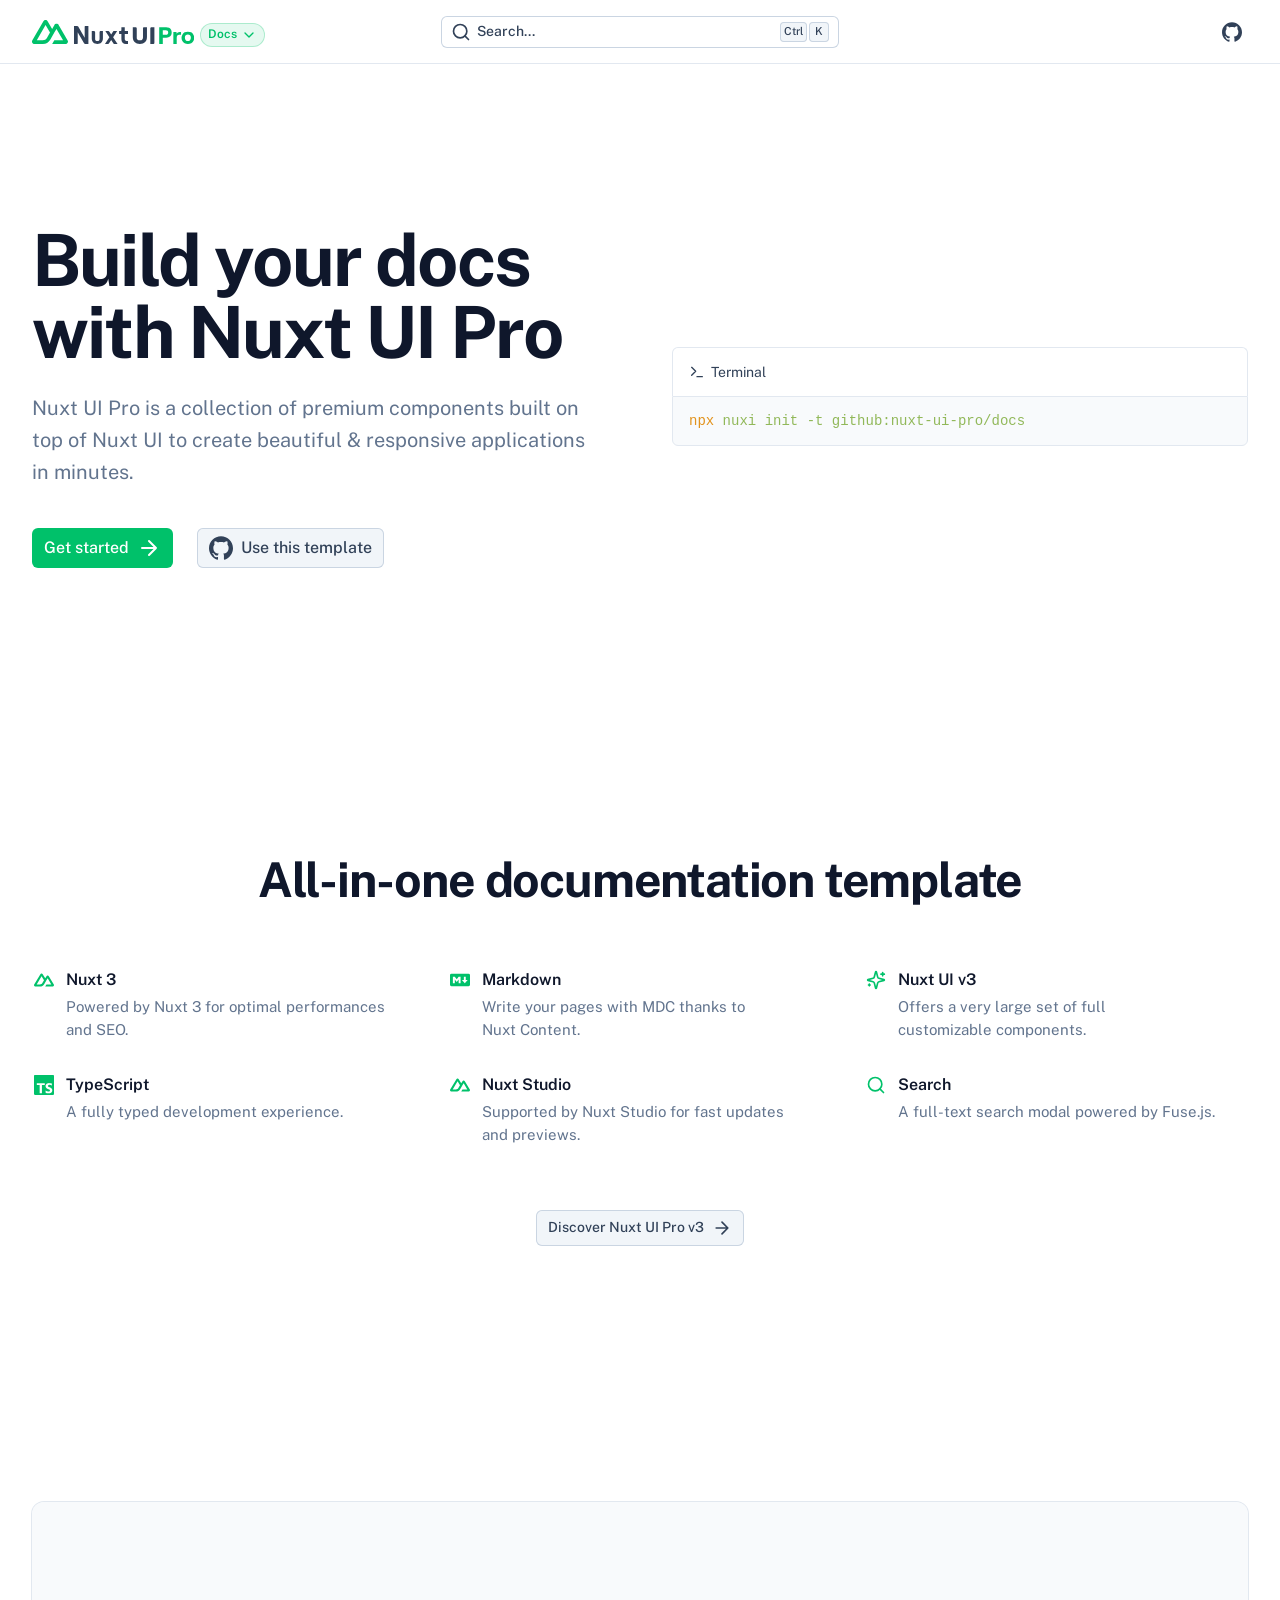
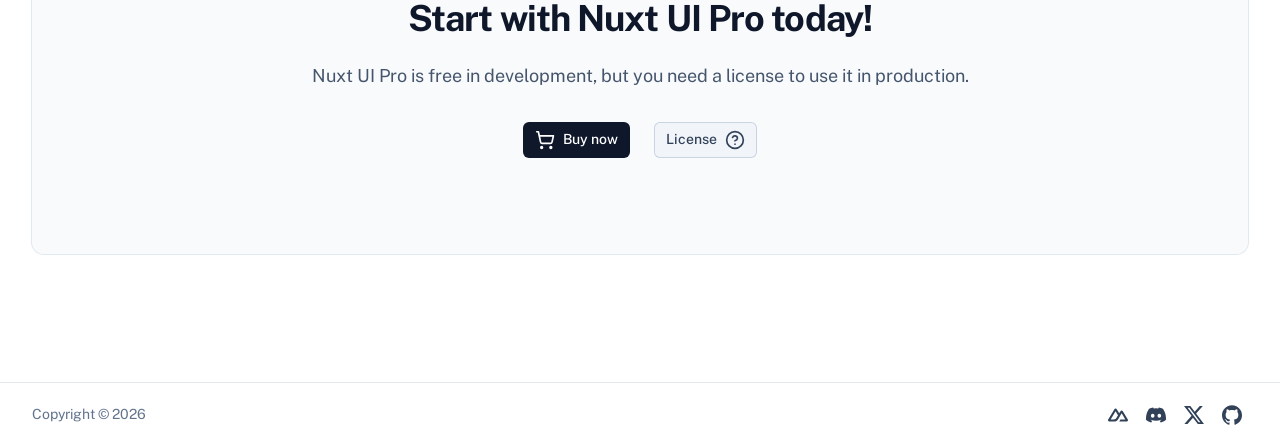
<file: index.html>
<!DOCTYPE html><html  lang="en"><head><meta charset="utf-8"><meta name="viewport" content="width=device-width, initial-scale=1"><style id="nuxt-ui-colors">@layer base {
  :root {
  --ui-color-primary-50: var(--color-green-50, oklch(98.2% 0.018 155.826));
  --ui-color-primary-100: var(--color-green-100, oklch(96.2% 0.044 156.743));
  --ui-color-primary-200: var(--color-green-200, oklch(92.5% 0.084 155.995));
  --ui-color-primary-300: var(--color-green-300, oklch(87.1% 0.15 154.449));
  --ui-color-primary-400: var(--color-green-400, oklch(79.2% 0.209 151.711));
  --ui-color-primary-500: var(--color-green-500, oklch(72.3% 0.219 149.579));
  --ui-color-primary-600: var(--color-green-600, oklch(62.7% 0.194 149.214));
  --ui-color-primary-700: var(--color-green-700, oklch(52.7% 0.154 150.069));
  --ui-color-primary-800: var(--color-green-800, oklch(44.8% 0.119 151.328));
  --ui-color-primary-900: var(--color-green-900, oklch(39.3% 0.095 152.535));
  --ui-color-primary-950: var(--color-green-950, oklch(26.6% 0.065 152.934));
  --ui-color-secondary-50: var(--color-blue-50, oklch(97% 0.014 254.604));
  --ui-color-secondary-100: var(--color-blue-100, oklch(93.2% 0.032 255.585));
  --ui-color-secondary-200: var(--color-blue-200, oklch(88.2% 0.059 254.128));
  --ui-color-secondary-300: var(--color-blue-300, oklch(80.9% 0.105 251.813));
  --ui-color-secondary-400: var(--color-blue-400, oklch(70.7% 0.165 254.624));
  --ui-color-secondary-500: var(--color-blue-500, oklch(62.3% 0.214 259.815));
  --ui-color-secondary-600: var(--color-blue-600, oklch(54.6% 0.245 262.881));
  --ui-color-secondary-700: var(--color-blue-700, oklch(48.8% 0.243 264.376));
  --ui-color-secondary-800: var(--color-blue-800, oklch(42.4% 0.199 265.638));
  --ui-color-secondary-900: var(--color-blue-900, oklch(37.9% 0.146 265.522));
  --ui-color-secondary-950: var(--color-blue-950, oklch(28.2% 0.091 267.935));
  --ui-color-success-50: var(--color-green-50, oklch(98.2% 0.018 155.826));
  --ui-color-success-100: var(--color-green-100, oklch(96.2% 0.044 156.743));
  --ui-color-success-200: var(--color-green-200, oklch(92.5% 0.084 155.995));
  --ui-color-success-300: var(--color-green-300, oklch(87.1% 0.15 154.449));
  --ui-color-success-400: var(--color-green-400, oklch(79.2% 0.209 151.711));
  --ui-color-success-500: var(--color-green-500, oklch(72.3% 0.219 149.579));
  --ui-color-success-600: var(--color-green-600, oklch(62.7% 0.194 149.214));
  --ui-color-success-700: var(--color-green-700, oklch(52.7% 0.154 150.069));
  --ui-color-success-800: var(--color-green-800, oklch(44.8% 0.119 151.328));
  --ui-color-success-900: var(--color-green-900, oklch(39.3% 0.095 152.535));
  --ui-color-success-950: var(--color-green-950, oklch(26.6% 0.065 152.934));
  --ui-color-info-50: var(--color-blue-50, oklch(97% 0.014 254.604));
  --ui-color-info-100: var(--color-blue-100, oklch(93.2% 0.032 255.585));
  --ui-color-info-200: var(--color-blue-200, oklch(88.2% 0.059 254.128));
  --ui-color-info-300: var(--color-blue-300, oklch(80.9% 0.105 251.813));
  --ui-color-info-400: var(--color-blue-400, oklch(70.7% 0.165 254.624));
  --ui-color-info-500: var(--color-blue-500, oklch(62.3% 0.214 259.815));
  --ui-color-info-600: var(--color-blue-600, oklch(54.6% 0.245 262.881));
  --ui-color-info-700: var(--color-blue-700, oklch(48.8% 0.243 264.376));
  --ui-color-info-800: var(--color-blue-800, oklch(42.4% 0.199 265.638));
  --ui-color-info-900: var(--color-blue-900, oklch(37.9% 0.146 265.522));
  --ui-color-info-950: var(--color-blue-950, oklch(28.2% 0.091 267.935));
  --ui-color-warning-50: var(--color-yellow-50, oklch(98.7% 0.026 102.212));
  --ui-color-warning-100: var(--color-yellow-100, oklch(97.3% 0.071 103.193));
  --ui-color-warning-200: var(--color-yellow-200, oklch(94.5% 0.129 101.54));
  --ui-color-warning-300: var(--color-yellow-300, oklch(90.5% 0.182 98.111));
  --ui-color-warning-400: var(--color-yellow-400, oklch(85.2% 0.199 91.936));
  --ui-color-warning-500: var(--color-yellow-500, oklch(79.5% 0.184 86.047));
  --ui-color-warning-600: var(--color-yellow-600, oklch(68.1% 0.162 75.834));
  --ui-color-warning-700: var(--color-yellow-700, oklch(55.4% 0.135 66.442));
  --ui-color-warning-800: var(--color-yellow-800, oklch(47.6% 0.114 61.907));
  --ui-color-warning-900: var(--color-yellow-900, oklch(42.1% 0.095 57.708));
  --ui-color-warning-950: var(--color-yellow-950, oklch(28.6% 0.066 53.813));
  --ui-color-error-50: var(--color-red-50, oklch(97.1% 0.013 17.38));
  --ui-color-error-100: var(--color-red-100, oklch(93.6% 0.032 17.717));
  --ui-color-error-200: var(--color-red-200, oklch(88.5% 0.062 18.334));
  --ui-color-error-300: var(--color-red-300, oklch(80.8% 0.114 19.571));
  --ui-color-error-400: var(--color-red-400, oklch(70.4% 0.191 22.216));
  --ui-color-error-500: var(--color-red-500, oklch(63.7% 0.237 25.331));
  --ui-color-error-600: var(--color-red-600, oklch(57.7% 0.245 27.325));
  --ui-color-error-700: var(--color-red-700, oklch(50.5% 0.213 27.518));
  --ui-color-error-800: var(--color-red-800, oklch(44.4% 0.177 26.899));
  --ui-color-error-900: var(--color-red-900, oklch(39.6% 0.141 25.723));
  --ui-color-error-950: var(--color-red-950, oklch(25.8% 0.092 26.042));
  --ui-color-neutral-50: var(--color-slate-50, oklch(98.4% 0.003 247.858));
  --ui-color-neutral-100: var(--color-slate-100, oklch(96.8% 0.007 247.896));
  --ui-color-neutral-200: var(--color-slate-200, oklch(92.9% 0.013 255.508));
  --ui-color-neutral-300: var(--color-slate-300, oklch(86.9% 0.022 252.894));
  --ui-color-neutral-400: var(--color-slate-400, oklch(70.4% 0.04 256.788));
  --ui-color-neutral-500: var(--color-slate-500, oklch(55.4% 0.046 257.417));
  --ui-color-neutral-600: var(--color-slate-600, oklch(44.6% 0.043 257.281));
  --ui-color-neutral-700: var(--color-slate-700, oklch(37.2% 0.044 257.287));
  --ui-color-neutral-800: var(--color-slate-800, oklch(27.9% 0.041 260.031));
  --ui-color-neutral-900: var(--color-slate-900, oklch(20.8% 0.042 265.755));
  --ui-color-neutral-950: var(--color-slate-950, oklch(12.9% 0.042 264.695));
  }
  :root, .light {
  --ui-primary: var(--ui-color-primary-500);
  --ui-secondary: var(--ui-color-secondary-500);
  --ui-success: var(--ui-color-success-500);
  --ui-info: var(--ui-color-info-500);
  --ui-warning: var(--ui-color-warning-500);
  --ui-error: var(--ui-color-error-500);
  }
  .dark {
  --ui-primary: var(--ui-color-primary-400);
  --ui-secondary: var(--ui-color-secondary-400);
  --ui-success: var(--ui-color-success-400);
  --ui-info: var(--ui-color-info-400);
  --ui-warning: var(--ui-color-warning-400);
  --ui-error: var(--ui-color-error-400);
  }
}</style><title>Nuxt Docs Template</title><style>/*! tailwindcss v4.1.10 | MIT License | https://tailwindcss.com */.shiki span.line{display:block}.shiki span.line.highlight{background-color:var(--ui-bg-accented);margin:0 -16px;padding:0 16px}@supports (color:color-mix(in lab,red,red)){.shiki span.line.highlight{background-color:color-mix(in oklab,var(--ui-bg-accented)50%,transparent)}}</style><link rel="stylesheet" href="/_nuxt/entry.BOG4SA-D.css" crossorigin><style>@layer components {:where(.i-lucide\:arrow-right){display:inline-block;width:1em;height:1em;background-color:currentColor;-webkit-mask-image:var(--svg);mask-image:var(--svg);-webkit-mask-repeat:no-repeat;mask-repeat:no-repeat;-webkit-mask-size:100% 100%;mask-size:100% 100%;--svg:url("data:image/svg+xml,%3Csvg xmlns='http://www.w3.org/2000/svg' viewBox='0 0 24 24' width='24' height='24'%3E%3Cpath fill='none' stroke='black' stroke-linecap='round' stroke-linejoin='round' stroke-width='2' d='M5 12h14m-7-7l7 7l-7 7'/%3E%3C/svg%3E")}:where(.i-lucide\:chevron-down){display:inline-block;width:1em;height:1em;background-color:currentColor;-webkit-mask-image:var(--svg);mask-image:var(--svg);-webkit-mask-repeat:no-repeat;mask-repeat:no-repeat;-webkit-mask-size:100% 100%;mask-size:100% 100%;--svg:url("data:image/svg+xml,%3Csvg xmlns='http://www.w3.org/2000/svg' viewBox='0 0 24 24' width='24' height='24'%3E%3Cpath fill='none' stroke='black' stroke-linecap='round' stroke-linejoin='round' stroke-width='2' d='m6 9l6 6l6-6'/%3E%3C/svg%3E")}:where(.i-lucide\:circle-help){display:inline-block;width:1em;height:1em;background-color:currentColor;-webkit-mask-image:var(--svg);mask-image:var(--svg);-webkit-mask-repeat:no-repeat;mask-repeat:no-repeat;-webkit-mask-size:100% 100%;mask-size:100% 100%;--svg:url("data:image/svg+xml,%3Csvg xmlns='http://www.w3.org/2000/svg' viewBox='0 0 24 24' width='24' height='24'%3E%3Cg fill='none' stroke='black' stroke-linecap='round' stroke-linejoin='round' stroke-width='2'%3E%3Ccircle cx='12' cy='12' r='10'/%3E%3Cpath d='M9.09 9a3 3 0 0 1 5.83 1c0 2-3 3-3 3m.08 4h.01'/%3E%3C/g%3E%3C/svg%3E")}:where(.i-lucide\:copy){display:inline-block;width:1em;height:1em;background-color:currentColor;-webkit-mask-image:var(--svg);mask-image:var(--svg);-webkit-mask-repeat:no-repeat;mask-repeat:no-repeat;-webkit-mask-size:100% 100%;mask-size:100% 100%;--svg:url("data:image/svg+xml,%3Csvg xmlns='http://www.w3.org/2000/svg' viewBox='0 0 24 24' width='24' height='24'%3E%3Cg fill='none' stroke='black' stroke-linecap='round' stroke-linejoin='round' stroke-width='2'%3E%3Crect width='14' height='14' x='8' y='8' rx='2' ry='2'/%3E%3Cpath d='M4 16c-1.1 0-2-.9-2-2V4c0-1.1.9-2 2-2h10c1.1 0 2 .9 2 2'/%3E%3C/g%3E%3C/svg%3E")}:where(.i-lucide\:menu){display:inline-block;width:1em;height:1em;background-color:currentColor;-webkit-mask-image:var(--svg);mask-image:var(--svg);-webkit-mask-repeat:no-repeat;mask-repeat:no-repeat;-webkit-mask-size:100% 100%;mask-size:100% 100%;--svg:url("data:image/svg+xml,%3Csvg xmlns='http://www.w3.org/2000/svg' viewBox='0 0 24 24' width='24' height='24'%3E%3Cpath fill='none' stroke='black' stroke-linecap='round' stroke-linejoin='round' stroke-width='2' d='M4 12h16M4 18h16M4 6h16'/%3E%3C/svg%3E")}:where(.i-lucide\:search){display:inline-block;width:1em;height:1em;background-color:currentColor;-webkit-mask-image:var(--svg);mask-image:var(--svg);-webkit-mask-repeat:no-repeat;mask-repeat:no-repeat;-webkit-mask-size:100% 100%;mask-size:100% 100%;--svg:url("data:image/svg+xml,%3Csvg xmlns='http://www.w3.org/2000/svg' viewBox='0 0 24 24' width='24' height='24'%3E%3Cg fill='none' stroke='black' stroke-linecap='round' stroke-linejoin='round' stroke-width='2'%3E%3Cpath d='m21 21l-4.34-4.34'/%3E%3Ccircle cx='11' cy='11' r='8'/%3E%3C/g%3E%3C/svg%3E")}:where(.i-lucide\:shopping-cart){display:inline-block;width:1em;height:1em;background-color:currentColor;-webkit-mask-image:var(--svg);mask-image:var(--svg);-webkit-mask-repeat:no-repeat;mask-repeat:no-repeat;-webkit-mask-size:100% 100%;mask-size:100% 100%;--svg:url("data:image/svg+xml,%3Csvg xmlns='http://www.w3.org/2000/svg' viewBox='0 0 24 24' width='24' height='24'%3E%3Cg fill='none' stroke='black' stroke-linecap='round' stroke-linejoin='round' stroke-width='2'%3E%3Ccircle cx='8' cy='21' r='1'/%3E%3Ccircle cx='19' cy='21' r='1'/%3E%3Cpath d='M2.05 2.05h2l2.66 12.42a2 2 0 0 0 2 1.58h9.78a2 2 0 0 0 1.95-1.57l1.65-7.43H5.12'/%3E%3C/g%3E%3C/svg%3E")}:where(.i-lucide\:sparkles){display:inline-block;width:1em;height:1em;background-color:currentColor;-webkit-mask-image:var(--svg);mask-image:var(--svg);-webkit-mask-repeat:no-repeat;mask-repeat:no-repeat;-webkit-mask-size:100% 100%;mask-size:100% 100%;--svg:url("data:image/svg+xml,%3Csvg xmlns='http://www.w3.org/2000/svg' viewBox='0 0 24 24' width='24' height='24'%3E%3Cpath fill='none' stroke='black' stroke-linecap='round' stroke-linejoin='round' stroke-width='2' d='M9.937 15.5A2 2 0 0 0 8.5 14.063l-6.135-1.582a.5.5 0 0 1 0-.962L8.5 9.936A2 2 0 0 0 9.937 8.5l1.582-6.135a.5.5 0 0 1 .963 0L14.063 8.5A2 2 0 0 0 15.5 9.937l6.135 1.581a.5.5 0 0 1 0 .964L15.5 14.063a2 2 0 0 0-1.437 1.437l-1.582 6.135a.5.5 0 0 1-.963 0zM20 3v4m2-2h-4M4 17v2m1-1H3'/%3E%3C/svg%3E")}:where(.i-lucide\:terminal){display:inline-block;width:1em;height:1em;background-color:currentColor;-webkit-mask-image:var(--svg);mask-image:var(--svg);-webkit-mask-repeat:no-repeat;mask-repeat:no-repeat;-webkit-mask-size:100% 100%;mask-size:100% 100%;--svg:url("data:image/svg+xml,%3Csvg xmlns='http://www.w3.org/2000/svg' viewBox='0 0 24 24' width='24' height='24'%3E%3Cpath fill='none' stroke='black' stroke-linecap='round' stroke-linejoin='round' stroke-width='2' d='M12 19h8M4 17l6-6l-6-6'/%3E%3C/svg%3E")}:where(.i-simple-icons\:discord){display:inline-block;width:1em;height:1em;background-color:currentColor;-webkit-mask-image:var(--svg);mask-image:var(--svg);-webkit-mask-repeat:no-repeat;mask-repeat:no-repeat;-webkit-mask-size:100% 100%;mask-size:100% 100%;--svg:url("data:image/svg+xml,%3Csvg xmlns='http://www.w3.org/2000/svg' viewBox='0 0 24 24' width='24' height='24'%3E%3Cpath fill='black' d='M20.317 4.37a19.8 19.8 0 0 0-4.885-1.515a.074.074 0 0 0-.079.037c-.21.375-.444.864-.608 1.25a18.3 18.3 0 0 0-5.487 0a13 13 0 0 0-.617-1.25a.08.08 0 0 0-.079-.037A19.7 19.7 0 0 0 3.677 4.37a.1.1 0 0 0-.032.027C.533 9.046-.32 13.58.099 18.057a.08.08 0 0 0 .031.057a19.9 19.9 0 0 0 5.993 3.03a.08.08 0 0 0 .084-.028a14 14 0 0 0 1.226-1.994a.076.076 0 0 0-.041-.106a13 13 0 0 1-1.872-.892a.077.077 0 0 1-.008-.128a10 10 0 0 0 .372-.292a.07.07 0 0 1 .077-.01c3.928 1.793 8.18 1.793 12.062 0a.07.07 0 0 1 .078.01q.181.149.373.292a.077.077 0 0 1-.006.127a12.3 12.3 0 0 1-1.873.892a.077.077 0 0 0-.041.107c.36.698.772 1.362 1.225 1.993a.08.08 0 0 0 .084.028a19.8 19.8 0 0 0 6.002-3.03a.08.08 0 0 0 .032-.054c.5-5.177-.838-9.674-3.549-13.66a.06.06 0 0 0-.031-.03M8.02 15.33c-1.182 0-2.157-1.085-2.157-2.419c0-1.333.956-2.419 2.157-2.419c1.21 0 2.176 1.096 2.157 2.42c0 1.333-.956 2.418-2.157 2.418m7.975 0c-1.183 0-2.157-1.085-2.157-2.419c0-1.333.955-2.419 2.157-2.419c1.21 0 2.176 1.096 2.157 2.42c0 1.333-.946 2.418-2.157 2.418'/%3E%3C/svg%3E")}:where(.i-simple-icons\:github){display:inline-block;width:1em;height:1em;background-color:currentColor;-webkit-mask-image:var(--svg);mask-image:var(--svg);-webkit-mask-repeat:no-repeat;mask-repeat:no-repeat;-webkit-mask-size:100% 100%;mask-size:100% 100%;--svg:url("data:image/svg+xml,%3Csvg xmlns='http://www.w3.org/2000/svg' viewBox='0 0 24 24' width='24' height='24'%3E%3Cpath fill='black' d='M12 .297c-6.63 0-12 5.373-12 12c0 5.303 3.438 9.8 8.205 11.385c.6.113.82-.258.82-.577c0-.285-.01-1.04-.015-2.04c-3.338.724-4.042-1.61-4.042-1.61C4.422 18.07 3.633 17.7 3.633 17.7c-1.087-.744.084-.729.084-.729c1.205.084 1.838 1.236 1.838 1.236c1.07 1.835 2.809 1.305 3.495.998c.108-.776.417-1.305.76-1.605c-2.665-.3-5.466-1.332-5.466-5.93c0-1.31.465-2.38 1.235-3.22c-.135-.303-.54-1.523.105-3.176c0 0 1.005-.322 3.3 1.23c.96-.267 1.98-.399 3-.405c1.02.006 2.04.138 3 .405c2.28-1.552 3.285-1.23 3.285-1.23c.645 1.653.24 2.873.12 3.176c.765.84 1.23 1.91 1.23 3.22c0 4.61-2.805 5.625-5.475 5.92c.42.36.81 1.096.81 2.22c0 1.606-.015 2.896-.015 3.286c0 .315.21.69.825.57C20.565 22.092 24 17.592 24 12.297c0-6.627-5.373-12-12-12'/%3E%3C/svg%3E")}:where(.i-simple-icons\:markdown){display:inline-block;width:1em;height:1em;background-color:currentColor;-webkit-mask-image:var(--svg);mask-image:var(--svg);-webkit-mask-repeat:no-repeat;mask-repeat:no-repeat;-webkit-mask-size:100% 100%;mask-size:100% 100%;--svg:url("data:image/svg+xml,%3Csvg xmlns='http://www.w3.org/2000/svg' viewBox='0 0 24 24' width='24' height='24'%3E%3Cpath fill='black' d='M22.27 19.385H1.73A1.73 1.73 0 0 1 0 17.655V6.345a1.73 1.73 0 0 1 1.73-1.73h20.54A1.73 1.73 0 0 1 24 6.345v11.308a1.73 1.73 0 0 1-1.73 1.731zM5.769 15.923v-4.5l2.308 2.885l2.307-2.885v4.5h2.308V8.078h-2.308l-2.307 2.885l-2.308-2.885H3.46v7.847zM21.232 12h-2.309V8.077h-2.307V12h-2.308l3.461 4.039z'/%3E%3C/svg%3E")}:where(.i-simple-icons\:nuxt){display:inline-block;width:1em;height:1em;background-color:currentColor;-webkit-mask-image:var(--svg);mask-image:var(--svg);-webkit-mask-repeat:no-repeat;mask-repeat:no-repeat;-webkit-mask-size:100% 100%;mask-size:100% 100%;--svg:url("data:image/svg+xml,%3Csvg xmlns='http://www.w3.org/2000/svg' viewBox='0 0 24 24' width='24' height='24'%3E%3Cpath fill='black' d='M13.464 19.83h8.922c.283 0 .562-.073.807-.21a1.6 1.6 0 0 0 .591-.574a1.53 1.53 0 0 0 .216-.783a1.53 1.53 0 0 0-.217-.782L17.792 7.414a1.6 1.6 0 0 0-.591-.573a1.65 1.65 0 0 0-.807-.21c-.283 0-.562.073-.807.21a1.6 1.6 0 0 0-.59.573L13.463 9.99L10.47 4.953a1.6 1.6 0 0 0-.591-.573a1.65 1.65 0 0 0-.807-.21c-.284 0-.562.073-.807.21a1.6 1.6 0 0 0-.591.573L.216 17.481a1.53 1.53 0 0 0-.217.782c0 .275.074.545.216.783a1.6 1.6 0 0 0 .59.574c.246.137.525.21.808.21h5.6c2.22 0 3.856-.946 4.982-2.79l2.733-4.593l1.464-2.457l4.395 7.382h-5.859Zm-6.341-2.46l-3.908-.002l5.858-9.842l2.923 4.921l-1.957 3.29c-.748 1.196-1.597 1.632-2.916 1.632'/%3E%3C/svg%3E")}:where(.i-simple-icons\:nuxtdotjs){display:inline-block;width:1em;height:1em;background-color:currentColor;-webkit-mask-image:var(--svg);mask-image:var(--svg);-webkit-mask-repeat:no-repeat;mask-repeat:no-repeat;-webkit-mask-size:100% 100%;mask-size:100% 100%;--svg:url("data:image/svg+xml,%3Csvg xmlns='http://www.w3.org/2000/svg' viewBox='0 0 24 24' width='24' height='24'%3E%3Cpath fill='black' d='M13.464 19.83h8.922c.283 0 .562-.073.807-.21a1.6 1.6 0 0 0 .591-.574a1.53 1.53 0 0 0 .216-.783a1.53 1.53 0 0 0-.217-.782L17.792 7.414a1.6 1.6 0 0 0-.591-.573a1.65 1.65 0 0 0-.807-.21c-.283 0-.562.073-.807.21a1.6 1.6 0 0 0-.59.573L13.463 9.99L10.47 4.953a1.6 1.6 0 0 0-.591-.573a1.65 1.65 0 0 0-.807-.21c-.284 0-.562.073-.807.21a1.6 1.6 0 0 0-.591.573L.216 17.481a1.53 1.53 0 0 0-.217.782c0 .275.074.545.216.783a1.6 1.6 0 0 0 .59.574c.246.137.525.21.808.21h5.6c2.22 0 3.856-.946 4.982-2.79l2.733-4.593l1.464-2.457l4.395 7.382h-5.859Zm-6.341-2.46l-3.908-.002l5.858-9.842l2.923 4.921l-1.957 3.29c-.748 1.196-1.597 1.632-2.916 1.632'/%3E%3C/svg%3E")}:where(.i-simple-icons\:typescript){display:inline-block;width:1em;height:1em;background-color:currentColor;-webkit-mask-image:var(--svg);mask-image:var(--svg);-webkit-mask-repeat:no-repeat;mask-repeat:no-repeat;-webkit-mask-size:100% 100%;mask-size:100% 100%;--svg:url("data:image/svg+xml,%3Csvg xmlns='http://www.w3.org/2000/svg' viewBox='0 0 24 24' width='24' height='24'%3E%3Cpath fill='black' d='M1.125 0C.502 0 0 .502 0 1.125v21.75C0 23.498.502 24 1.125 24h21.75c.623 0 1.125-.502 1.125-1.125V1.125C24 .502 23.498 0 22.875 0zm17.363 9.75q.918 0 1.627.111a6.4 6.4 0 0 1 1.306.34v2.458a4 4 0 0 0-.643-.361a5 5 0 0 0-.717-.26a5.5 5.5 0 0 0-1.426-.2q-.45 0-.819.086a2.1 2.1 0 0 0-.623.242q-.254.156-.393.374a.9.9 0 0 0-.14.49q0 .294.156.529q.156.234.443.444c.287.21.423.276.696.41q.41.203.926.416q.705.296 1.266.628q.561.333.963.753q.402.418.614.957q.213.538.214 1.253q0 .986-.373 1.656a3 3 0 0 1-1.012 1.085a4.4 4.4 0 0 1-1.487.596q-.85.18-1.79.18a10 10 0 0 1-1.84-.164a5.5 5.5 0 0 1-1.512-.493v-2.63a5.03 5.03 0 0 0 3.237 1.2q.5 0 .872-.09q.373-.09.623-.25q.249-.162.373-.38a1.02 1.02 0 0 0-.074-1.089a2.1 2.1 0 0 0-.537-.5a5.6 5.6 0 0 0-.807-.444a28 28 0 0 0-1.007-.436q-1.377-.575-2.053-1.405t-.676-2.005q0-.92.369-1.582q.368-.662 1.004-1.089a4.5 4.5 0 0 1 1.47-.629a7.5 7.5 0 0 1 1.77-.201m-15.113.188h9.563v2.166H9.506v9.646H6.789v-9.646H3.375z'/%3E%3C/svg%3E")}:where(.i-simple-icons\:x){display:inline-block;width:1em;height:1em;background-color:currentColor;-webkit-mask-image:var(--svg);mask-image:var(--svg);-webkit-mask-repeat:no-repeat;mask-repeat:no-repeat;-webkit-mask-size:100% 100%;mask-size:100% 100%;--svg:url("data:image/svg+xml,%3Csvg xmlns='http://www.w3.org/2000/svg' viewBox='0 0 24 24' width='24' height='24'%3E%3Cpath fill='black' d='M18.901 1.153h3.68l-8.04 9.19L24 22.846h-7.406l-5.8-7.584l-6.638 7.584H.474l8.6-9.83L0 1.154h7.594l5.243 6.932ZM17.61 20.644h2.039L6.486 3.24H4.298Z'/%3E%3C/svg%3E")}}</style><link rel="preload" as="fetch" crossorigin="anonymous" href="/_payload.json?638249c3-abd5-404d-983a-65942456b574"><link rel="modulepreload" as="script" crossorigin href="/_nuxt/B-WHVW33.js"><link rel="modulepreload" as="script" crossorigin href="/_nuxt/DcI3Q2kI.js"><link rel="modulepreload" as="script" crossorigin href="/_nuxt/DzPXV9LK.js"><link rel="modulepreload" as="script" crossorigin href="/_nuxt/C2bHYaEW.js"><link rel="modulepreload" as="script" crossorigin href="/_nuxt/UfbjDb-F.js"><link rel="modulepreload" as="script" crossorigin href="/_nuxt/BEgyyoed.js"><link rel="modulepreload" as="script" crossorigin href="/_nuxt/D3Nl6VJW.js"><link rel="modulepreload" as="script" crossorigin href="/_nuxt/tP3Iy5a-.js"><link rel="modulepreload" as="script" crossorigin href="/_nuxt/yPCabMyH.js"><link rel="modulepreload" as="script" crossorigin href="/_nuxt/DrDIBr1_.js"><link rel="preload" as="fetch" fetchpriority="low" crossorigin="anonymous" href="/_nuxt/builds/meta/638249c3-abd5-404d-983a-65942456b574.json"><link rel="prefetch" as="style" crossorigin href="/_nuxt/index.Hk7WyFbu.css"><link rel="prefetch" as="script" crossorigin href="/_nuxt/C6HOnzbR.js"><link rel="prefetch" as="script" crossorigin href="/_nuxt/DVvSbdZm.js"><link rel="prefetch" as="script" crossorigin href="/_nuxt/DLWAj4B0.js"><link rel="prefetch" as="script" crossorigin href="/_nuxt/BZ5hpFA5.js"><link rel="prefetch" as="script" crossorigin href="/_nuxt/DBW_B1f0.js"><link rel="prefetch" as="script" crossorigin href="/_nuxt/C6_02HV9.js"><link rel="icon" href="/favicon.ico"><meta property="og:site_name" content="Nuxt Docs Template"><meta name="twitter:card" content="summary_large_image"><meta property="og:title" content="Nuxt Docs Template"><meta name="description" content="Nuxt UI Pro is a collection of premium Vue components built on top of Nuxt UI to create beautiful & responsive Nuxt applications in minutes."><meta property="og:description" content="Nuxt UI Pro is a collection of premium Vue components built on top of Nuxt UI to create beautiful & responsive Nuxt applications in minutes."><meta property="og:image" content="https://assets.hub.nuxt.com/eyJ0eXAiOiJKV1QiLCJhbGciOiJIUzI1NiJ9.eyJ1cmwiOiJodHRwczovL2RvY3MtdGVtcGxhdGUubnV4dC5kZXYiLCJpYXQiOjE3Mzk0NjM0MTd9.ltVAqPgKG38O01X1zl6MXfrJc55nf9OewXNFjpZ_2JY.jpg?theme=light"><meta name="twitter:image" content="https://assets.hub.nuxt.com/eyJ0eXAiOiJKV1QiLCJhbGciOiJIUzI1NiJ9.eyJ1cmwiOiJodHRwczovL2RvY3MtdGVtcGxhdGUubnV4dC5kZXYiLCJpYXQiOjE3Mzk0NjM0MTd9.ltVAqPgKG38O01X1zl6MXfrJc55nf9OewXNFjpZ_2JY.jpg?theme=light"><script type="module" src="/_nuxt/B-WHVW33.js" crossorigin></script><script>"use strict";(()=>{const t=window,e=document.documentElement,c=["dark","light"],n=getStorageValue("localStorage","nuxt-color-mode")||"system";let i=n==="system"?u():n;const r=e.getAttribute("data-color-mode-forced");r&&(i=r),l(i),t["__NUXT_COLOR_MODE__"]={preference:n,value:i,getColorScheme:u,addColorScheme:l,removeColorScheme:d};function l(o){const s=""+o+"",a="";e.classList?e.classList.add(s):e.className+=" "+s,a&&e.setAttribute("data-"+a,o)}function d(o){const s=""+o+"",a="";e.classList?e.classList.remove(s):e.className=e.className.replace(new RegExp(s,"g"),""),a&&e.removeAttribute("data-"+a)}function f(o){return t.matchMedia("(prefers-color-scheme"+o+")")}function u(){if(t.matchMedia&&f("").media!=="not all"){for(const o of c)if(f(":"+o).matches)return o}return"light"}})();function getStorageValue(t,e){switch(t){case"localStorage":return window.localStorage.getItem(e);case"sessionStorage":return window.sessionStorage.getItem(e);case"cookie":return getCookie(e);default:return null}}function getCookie(t){const c=("; "+window.document.cookie).split("; "+t+"=");if(c.length===2)return c.pop()?.split(";").shift()}</script></head><body><div id="__nuxt" class="isolate"><!--[--><!--[--><!--[--><!--[--><!--[--><div class="nuxt-loading-indicator" style="position:fixed;top:0;right:0;left:0;pointer-events:none;width:auto;height:3px;opacity:0;background:repeating-linear-gradient(to right,#00dc82 0%,#34cdfe 50%,#0047e1 100%);background-size:Infinity% auto;transform:scaleX(0%);transform-origin:left;transition:transform 0.1s, height 0.4s, opacity 0.4s;z-index:999999;"></div><!--[--><!----><!----><!----><header class="bg-default/75 backdrop-blur border-b border-default h-(--ui-header-height) sticky top-0 z-50"><!--[--><!--]--><div class="w-full max-w-(--ui-container) mx-auto px-4 sm:px-6 lg:px-8 flex items-center justify-between gap-3 h-full"><!--[--><div class="lg:flex-1 flex items-center gap-1.5"><!----><!--[--><a aria-current="page" href="/" class="router-link-active router-link-exact-active"><svg width="1352" height="200" viewbox="0 0 1352 200" fill="none" xmlns="http://www.w3.org/2000/svg" class="w-auto h-6 shrink-0"><path d="M377 200C379.16 200 381 198.209 381 196V103C381 103 386 112 395 127L434 194C435.785 197.74 439.744 200 443 200H470V50H443C441.202 50 439 51.4941 439 54V148L421 116L385 55C383.248 51.8912 379.479 50 376 50H350V200H377Z" fill="currentColor"></path><path d="M726 92H739C742.314 92 745 89.3137 745 86V60H773V92H800V116H773V159C773 169.5 778.057 174 787 174H800V200H783C759.948 200 745 185.071 745 160V116H726V92Z" fill="currentColor"></path><path d="M591 92V154C591 168.004 585.742 179.809 578 188C570.258 196.191 559.566 200 545 200C530.434 200 518.742 196.191 511 188C503.389 179.809 498 168.004 498 154V92H514C517.412 92 520.769 92.622 523 95C525.231 97.2459 526 98.5652 526 102V154C526 162.059 526.457 167.037 530 171C533.543 174.831 537.914 176 545 176C552.217 176 555.457 174.831 559 171C562.543 167.037 563 162.059 563 154V102C563 98.5652 563.769 96.378 566 94C567.96 91.9107 570.028 91.9599 573 92C573.411 92.0055 574.586 92 575 92H591Z" fill="currentColor"></path><path d="M676 144L710 92H684C680.723 92 677.812 93.1758 676 96L660 120L645 97C643.188 94.1758 639.277 92 636 92H611L645 143L608 200H634C637.25 200 640.182 196.787 642 194L660 167L679 195C680.818 197.787 683.75 200 687 200H713L676 144Z" fill="currentColor"></path><path d="M168 200H279C282.542 200 285.932 198.756 289 197C292.068 195.244 295.23 193.041 297 190C298.77 186.959 300.002 183.51 300 179.999C299.998 176.488 298.773 173.04 297 170.001L222 41C220.23 37.96 218.067 35.7552 215 34C211.933 32.2448 207.542 31 204 31C200.458 31 197.067 32.2448 194 34C190.933 35.7552 188.77 37.96 187 41L168 74L130 9.99764C128.228 6.95784 126.068 3.75491 123 2C119.932 0.245087 116.542 0 113 0C109.458 0 106.068 0.245087 103 2C99.9323 3.75491 96.7717 6.95784 95 9.99764L2 170.001C0.226979 173.04 0.00154312 176.488 1.90993e-06 179.999C-0.0015393 183.51 0.229648 186.959 2 190C3.77035 193.04 6.93245 195.244 10 197C13.0675 198.756 16.4578 200 20 200H90C117.737 200 137.925 187.558 152 164L186 105L204 74L259 168H186L168 200ZM89 168H40L113 42L150 105L125.491 147.725C116.144 163.01 105.488 168 89 168Z" fill="var(--ui-primary)"></path><path d="M958 60.0001H938C933.524 60.0001 929.926 59.9395 927 63C924.074 65.8905 925 67.5792 925 72V141C925 151.372 923.648 156.899 919 162C914.352 166.931 908.468 169 899 169C889.705 169 882.648 166.931 878 162C873.352 156.899 873 151.372 873 141V72.0001C873 67.5793 872.926 65.8906 870 63.0001C867.074 59.9396 863.476 60.0001 859 60.0001H840V141C840 159.023 845.016 173.458 855 184C865.156 194.542 879.893 200 899 200C918.107 200 932.844 194.542 943 184C953.156 173.458 958 159.023 958 141V60.0001Z" fill="currentColor"></path><path fill-rule="evenodd" clip-rule="evenodd" d="M1000 60.0233L1020 60V77L1020 128V156.007L1020 181L1020 189.004C1020 192.938 1019.98 194.429 1017 197.001C1014.02 199.725 1009.56 200 1005 200H986.001V181.006L986 130.012V70.0215C986 66.1576 986.016 64.5494 989 62.023C991.819 59.6358 995.437 60.0233 1000 60.0233Z" fill="currentColor"></path><path d="M1060 200V60H1117C1126.67 60 1134.98 61.2896 1142 65C1149.16 68.7104 1155.29 74.3744 1159 81C1162.71 87.6256 1164 95.3867 1164 104C1164 112.481 1162.71 120.374 1159 127C1155.29 133.626 1149.16 138.157 1142 142C1134.98 145.71 1126.67 148 1117 148H1090V200H1060ZM1115 123C1121.63 123 1126.69 121.578 1130 118C1133.31 114.29 1135 109.433 1135 104C1135 98.567 1133.31 93.5778 1130 90C1126.69 86.2896 1121.63 85 1115 85H1090V123H1115Z" fill="var(--ui-primary)"></path><path d="M1226 123C1219.37 123 1214.31 124.965 1211 130C1207.69 135.035 1206 142.122 1206 151V200H1178V100H1200C1203.31 100 1206 102.686 1206 106V116C1208.65 109.904 1211.16 106.518 1215 104C1218.98 101.482 1224.77 100 1231 100H1242V123H1226Z" fill="var(--ui-primary)"></path><path d="M1299 200C1288.93 200 1280.08 197.373 1272 193C1263.92 188.495 1257.51 182.818 1253 175C1248.49 167.049 1246 157.806 1246 148C1246 138.194 1248.49 129.818 1253 122C1257.51 114.049 1263.92 107.373 1272 103C1280.08 98.4946 1288.93 97 1299 97C1309.07 97 1318.92 98.4946 1327 103C1335.08 107.373 1340.49 114.049 1345 122C1349.51 129.818 1352 138.194 1352 148C1352 157.806 1349.51 167.049 1345 175C1340.49 182.818 1335.08 188.495 1327 193C1318.92 197.373 1309.07 200 1299 200ZM1299 176C1306.42 176 1312.36 173.168 1317 168C1321.64 162.832 1324 156.216 1324 148C1324 139.652 1321.64 133.168 1317 128C1312.36 122.832 1306.42 120 1299 120C1291.58 120 1285.64 122.832 1281 128C1276.36 133.168 1274 139.652 1274 148C1274 156.216 1276.36 162.832 1281 168C1285.64 173.168 1291.58 176 1299 176Z" fill="var(--ui-primary)"></path></svg></a><!--[--><!--[--><!--[--><!--[--><!--[--><button type="button" id="reka-dropdown-menu-trigger-v-0-0" aria-haspopup="menu" aria-expanded="false" data-state="closed" class="inline-flex items-center disabled:cursor-not-allowed aria-disabled:cursor-not-allowed disabled:opacity-75 aria-disabled:opacity-75 transition-colors px-2 py-1 text-xs gap-1 text-primary ring ring-inset ring-primary/25 bg-primary/10 hover:bg-primary/15 disabled:bg-primary/10 aria-disabled:bg-primary/10 focus:outline-none focus-visible:ring-2 focus-visible:ring-primary -mb-[6px] font-semibold rounded-full truncate"><!--[--><!--[--><!----><!--]--><!--[--><span class="truncate">Docs</span><!--]--><!--[--><span class="iconify i-lucide:chevron-down shrink-0 size-4 transition-transform duration-200" aria-hidden="true" style=""></span><!--]--><!--]--></button><!--]--><!--]--><!--[--><!----><!----><!--]--><!--]--><!--]--><!--]--><!--]--></div><div class="hidden lg:flex flex-1"><!--[--><!--[--><!--[--><button type="button" class="rounded-md font-medium inline-flex items-center disabled:cursor-not-allowed aria-disabled:cursor-not-allowed disabled:opacity-75 aria-disabled:opacity-75 transition-colors px-2.5 py-1.5 text-sm gap-1.5 ring ring-inset ring-accented text-default bg-default hover:bg-elevated disabled:bg-default aria-disabled:bg-default focus:outline-none focus-visible:ring-2 focus-visible:ring-inverted w-full"><!--[--><!--[--><span class="iconify i-lucide:search shrink-0 size-5" aria-hidden="true" style=""></span><!--]--><!--[--><span class="truncate">Search...</span><!--]--><!--[--><div class="hidden lg:flex items-center gap-0.5 ms-auto"><!--[--><!--[--><kbd class="inline-flex items-center justify-center px-1 rounded-sm font-medium font-sans bg-elevated text-default ring ring-inset ring-accented h-5 min-w-[20px] text-[11px]"><!--[--> <!--]--></kbd><kbd class="inline-flex items-center justify-center px-1 rounded-sm font-medium font-sans bg-elevated text-default ring ring-inset ring-accented h-5 min-w-[20px] text-[11px]"><!--[-->K<!--]--></kbd><!--]--><!--]--></div><!--]--><!--]--></button><!--]--><!--]--><!--]--></div><div class="flex items-center justify-end lg:flex-1 gap-1.5"><!--[--><!--[--><!--[--><button type="button" aria-label="Search..." class="rounded-md font-medium inline-flex items-center disabled:cursor-not-allowed aria-disabled:cursor-not-allowed disabled:opacity-75 aria-disabled:opacity-75 transition-colors text-sm gap-1.5 text-default hover:bg-elevated focus:outline-none focus-visible:bg-elevated hover:disabled:bg-transparent dark:hover:disabled:bg-transparent hover:aria-disabled:bg-transparent dark:hover:aria-disabled:bg-transparent p-1.5 lg:hidden"><!--[--><!--[--><span class="iconify i-lucide:search shrink-0 size-5" aria-hidden="true" style=""></span><!--]--><!--[--><!----><!--]--><!--[--><!----><!--]--><!--]--></button><!--]--><!--]--><!--[--><!--[--><div class="size-8"></div><!--]--><!--]--><!--[--><!--[--><!--[--><a href="https://github.com/nuxt-ui-pro/docs" rel="noopener noreferrer" target="_blank" aria-label="GitHub" class="rounded-md font-medium inline-flex items-center disabled:cursor-not-allowed aria-disabled:cursor-not-allowed disabled:opacity-75 aria-disabled:opacity-75 transition-colors text-sm gap-1.5 text-default hover:bg-elevated focus:outline-none focus-visible:bg-elevated hover:disabled:bg-transparent dark:hover:disabled:bg-transparent hover:aria-disabled:bg-transparent dark:hover:aria-disabled:bg-transparent p-1.5"><!--[--><!--[--><span class="iconify i-simple-icons:github shrink-0 size-5" aria-hidden="true" style=""></span><!--]--><!--[--><!----><!--]--><!--[--><!----><!--]--><!--]--></a><!--]--><!--]--><!--]--><!--]--><!--[--><!--[--><!--[--><button type="button" aria-label="Open menu" class="rounded-md font-medium inline-flex items-center disabled:cursor-not-allowed aria-disabled:cursor-not-allowed disabled:opacity-75 aria-disabled:opacity-75 transition-colors text-sm gap-1.5 text-default hover:bg-elevated focus:outline-none focus-visible:bg-elevated hover:disabled:bg-transparent dark:hover:disabled:bg-transparent hover:aria-disabled:bg-transparent dark:hover:aria-disabled:bg-transparent p-1.5 lg:hidden -me-1.5"><!--[--><!--[--><span class="iconify i-lucide:menu shrink-0 size-5" aria-hidden="true" style=""></span><!--]--><!--[--><!----><!--]--><!--[--><!----><!--]--><!--]--></button><!--]--><!--]--><!--]--></div><!--]--></div><!--[--><!--]--></header><!--[--><!----><!----><!--]--><!--]--><main class="min-h-[calc(100vh-var(--ui-header-height))]"><!--[--><!--[--><div><div data-orientation="horizontal" class="relative isolate"><!--[--><!--]--><div class="w-full max-w-(--ui-container) mx-auto px-4 sm:px-6 lg:px-8 flex flex-col lg:grid py-24 sm:py-32 lg:py-40 gap-16 sm:gap-y-24 lg:grid-cols-2 lg:items-center"><!--[--><div class=""><!----><h1 class="text-5xl sm:text-7xl text-pretty tracking-tight font-bold text-highlighted"><!--[--><p>Build your docs with Nuxt UI Pro</p><!--]--></h1><div class="text-lg sm:text-xl/8 text-muted text-pretty mt-6"><!--[--><p>Nuxt UI Pro is a collection of premium components built on top of Nuxt UI to create beautiful &amp; responsive applications in minutes.</p><!--]--></div><div class="mt-10 flex flex-wrap gap-x-6 gap-y-3"><!--[--><!--[--><a href="/getting-started" class="rounded-md font-medium inline-flex items-center disabled:cursor-not-allowed aria-disabled:cursor-not-allowed disabled:opacity-75 aria-disabled:opacity-75 transition-colors px-3 py-2 text-base gap-2 text-inverted bg-primary hover:bg-primary/75 disabled:bg-primary aria-disabled:bg-primary focus-visible:outline-2 focus-visible:outline-offset-2 focus-visible:outline-primary"><!--[--><!--[--><!----><!--]--><!--[--><p>Get started</p><!--]--><!--[--><span class="iconify i-lucide:arrow-right shrink-0 size-6" aria-hidden="true" style=""></span><!--]--><!--]--></a><!--]--><!--[--><!--[--><a href="https://github.com/nuxt-ui-pro/docs" rel="noopener noreferrer" target="_blank" class="rounded-md font-medium inline-flex items-center disabled:cursor-not-allowed aria-disabled:cursor-not-allowed disabled:opacity-75 aria-disabled:opacity-75 transition-colors px-3 py-2 text-base gap-2 ring ring-inset ring-accented text-default bg-elevated hover:bg-accented/75 disabled:bg-elevated aria-disabled:bg-elevated focus:outline-none focus-visible:ring-2 focus-visible:ring-inverted"><!--[--><!--[--><span class="iconify i-simple-icons:github shrink-0 size-6" aria-hidden="true" style=""></span><!--]--><!--[--><p>Use this template</p><!--]--><!--[--><!----><!--]--><!--]--></a><!--]--><!--]--><!--]--></div></div><!--[--><div class="relative group [&amp;&gt;pre]:rounded-t-none [&amp;&gt;pre]:my-0 my-5"><div class="flex items-center gap-1.5 border border-muted bg-default border-b-0 relative rounded-t-md px-4 py-3"><span class="iconify i-lucide:terminal size-4 shrink-0" aria-hidden="true" style=""></span><span class="text-default text-sm/6">Terminal</span></div><!--[--><!--[--><button type="button" aria-label="Copy code to clipboard" tabindex="-1" class="rounded-md font-medium inline-flex items-center disabled:cursor-not-allowed aria-disabled:cursor-not-allowed disabled:opacity-75 aria-disabled:opacity-75 text-xs gap-1.5 ring ring-inset ring-accented text-default bg-default hover:bg-elevated disabled:bg-default aria-disabled:bg-default focus:outline-none focus-visible:ring-2 focus-visible:ring-inverted p-1.5 absolute top-[11px] right-[11px] lg:opacity-0 lg:group-hover:opacity-100 transition"><!--[--><!--[--><span class="iconify i-lucide:copy shrink-0 size-4" aria-hidden="true" style=""></span><!--]--><!--[--><!----><!--]--><!--[--><!----><!--]--><!--]--></button><!--]--><!--]--><pre class="group font-mono text-sm/6 border border-muted bg-muted rounded-md px-4 py-3 whitespace-pre-wrap break-words overflow-x-auto focus:outline-none"><!--[--><pre class="language-bash shiki shiki-themes material-theme-lighter material-theme material-theme-palenight" code="npx nuxi init -t github:nuxt-ui-pro/docs
" language="bash" meta style=""><code><span class="line" line="1"><span class="sBMFI">npx</span><span class="sfazB"> nuxi</span><span class="sfazB"> init</span><span class="sfazB"> -t</span><span class="sfazB"> github:nuxt-ui-pro/docs
</span></span></code></pre><!--]--></pre></div><!--]--><!--]--></div><!--[--><!--]--></div><section data-orientation="vertical" class="relative isolate"><!--[--><!--]--><div class="w-full max-w-(--ui-container) mx-auto px-4 sm:px-6 lg:px-8 flex flex-col lg:grid py-16 sm:py-24 lg:py-32 gap-8 sm:gap-16"><!--[--><div class=""><!----><!----><h2 class="text-3xl sm:text-4xl lg:text-5xl text-pretty tracking-tight font-bold text-highlighted text-center"><!--[--><p>All-in-one documentation template</p><!--]--></h2><!----><ul class="grid sm:grid-cols-2 lg:grid-cols-3 gap-8 mt-16"><!--[--><div data-orientation="horizontal" class="relative flex items-start gap-2.5"><div class="inline-flex items-center justify-center p-0.5"><!--[--><span class="iconify i-simple-icons:nuxt size-5 shrink-0 text-primary" aria-hidden="true" style=""></span><!--]--></div><div class=""><!--[--><a href="https://nuxt.com" tabindex="-1" rel="noopener noreferrer" target="_blank" aria-label="Nuxt 3" class="focus:outline-none peer"><!--[--><!--[--><span class="absolute inset-0" aria-hidden="true"></span><!--]--><!--]--></a><!--]--><!--[--><div class="text-base text-pretty font-semibold text-highlighted"><!--[--><p>Nuxt 3</p><!--]--></div><div class="text-[15px] text-pretty text-muted mt-1"><!--[--><p>Powered by Nuxt 3 for optimal performances and SEO.</p><!--]--></div><!--]--></div></div><div data-orientation="horizontal" class="relative flex items-start gap-2.5"><div class="inline-flex items-center justify-center p-0.5"><!--[--><span class="iconify i-simple-icons:markdown size-5 shrink-0 text-primary" aria-hidden="true" style=""></span><!--]--></div><div class=""><!--[--><a href="https://content.nuxt.com" tabindex="-1" rel="noopener noreferrer" target="_blank" aria-label="Markdown" class="focus:outline-none peer"><!--[--><!--[--><span class="absolute inset-0" aria-hidden="true"></span><!--]--><!--]--></a><!--]--><!--[--><div class="text-base text-pretty font-semibold text-highlighted"><!--[--><p>Markdown</p><!--]--></div><div class="text-[15px] text-pretty text-muted mt-1"><!--[--><p>Write your pages with MDC thanks to Nuxt Content.</p><!--]--></div><!--]--></div></div><div data-orientation="horizontal" class="relative flex items-start gap-2.5"><div class="inline-flex items-center justify-center p-0.5"><!--[--><span class="iconify i-lucide:sparkles size-5 shrink-0 text-primary" aria-hidden="true" style=""></span><!--]--></div><div class=""><!--[--><a href="https://ui.nuxt.com" tabindex="-1" rel="noopener noreferrer" target="_blank" aria-label="Nuxt UI v3" class="focus:outline-none peer"><!--[--><!--[--><span class="absolute inset-0" aria-hidden="true"></span><!--]--><!--]--></a><!--]--><!--[--><div class="text-base text-pretty font-semibold text-highlighted"><!--[--><p>Nuxt UI v3</p><!--]--></div><div class="text-[15px] text-pretty text-muted mt-1"><!--[--><p>Offers a very large set of full customizable components.</p><!--]--></div><!--]--></div></div><div data-orientation="horizontal" class="relative flex items-start gap-2.5"><div class="inline-flex items-center justify-center p-0.5"><!--[--><span class="iconify i-simple-icons:typescript size-5 shrink-0 text-primary" aria-hidden="true" style=""></span><!--]--></div><div class=""><!--[--><a href="https://www.typescriptlang.org" tabindex="-1" rel="noopener noreferrer" target="_blank" aria-label="TypeScript" class="focus:outline-none peer"><!--[--><!--[--><span class="absolute inset-0" aria-hidden="true"></span><!--]--><!--]--></a><!--]--><!--[--><div class="text-base text-pretty font-semibold text-highlighted"><!--[--><p>TypeScript</p><!--]--></div><div class="text-[15px] text-pretty text-muted mt-1"><!--[--><p>A fully typed development experience.</p><!--]--></div><!--]--></div></div><div data-orientation="horizontal" class="relative flex items-start gap-2.5"><div class="inline-flex items-center justify-center p-0.5"><!--[--><span class="iconify i-simple-icons:nuxtdotjs size-5 shrink-0 text-primary" aria-hidden="true" style=""></span><!--]--></div><div class=""><!--[--><a href="https://content.nuxt.com/docs/studio" tabindex="-1" rel="noopener noreferrer" target="_blank" aria-label="Nuxt Studio" class="focus:outline-none peer"><!--[--><!--[--><span class="absolute inset-0" aria-hidden="true"></span><!--]--><!--]--></a><!--]--><!--[--><div class="text-base text-pretty font-semibold text-highlighted"><!--[--><p>Nuxt Studio</p><!--]--></div><div class="text-[15px] text-pretty text-muted mt-1"><!--[--><p>Supported by Nuxt Studio for fast updates and previews.</p><!--]--></div><!--]--></div></div><div data-orientation="horizontal" class="relative flex items-start gap-2.5"><div class="inline-flex items-center justify-center p-0.5"><!--[--><span class="iconify i-lucide:search size-5 shrink-0 text-primary" aria-hidden="true" style=""></span><!--]--></div><div class=""><!--[--><a href="https://ui.nuxt.com/components/content-search" tabindex="-1" rel="noopener noreferrer" target="_blank" aria-label="Search" class="focus:outline-none peer"><!--[--><!--[--><span class="absolute inset-0" aria-hidden="true"></span><!--]--><!--]--></a><!--]--><!--[--><div class="text-base text-pretty font-semibold text-highlighted"><!--[--><p>Search</p><!--]--></div><div class="text-[15px] text-pretty text-muted mt-1"><!--[--><p>A full-text search modal powered by Fuse.js.</p><!--]--></div><!--]--></div></div><!--]--></ul><div class="flex flex-wrap gap-x-6 gap-y-3 justify-center mt-16"><!--[--><!--[--><!--[--><a href="https://ui.nuxt.com/getting-started/installation/pro/nuxt" rel="noopener noreferrer" target="_blank" class="rounded-md font-medium inline-flex items-center disabled:cursor-not-allowed aria-disabled:cursor-not-allowed disabled:opacity-75 aria-disabled:opacity-75 transition-colors px-3 py-2 text-sm gap-2 ring ring-inset ring-accented text-default bg-elevated hover:bg-accented/75 disabled:bg-elevated aria-disabled:bg-elevated focus:outline-none focus-visible:ring-2 focus-visible:ring-inverted"><!--[--><!--[--><!----><!--]--><!--[--><p>Discover Nuxt UI Pro v3</p><!--]--><!--[--><span class="iconify i-lucide:arrow-right shrink-0 size-5" aria-hidden="true" style=""></span><!--]--><!--]--></a><!--]--><!--]--><!--]--></div></div><!----><!--]--></div><!--[--><!--]--></section><section data-orientation="vertical" class="relative isolate"><!--[--><!--]--><div class="w-full max-w-(--ui-container) mx-auto px-4 sm:px-6 lg:px-8 flex flex-col lg:grid py-16 sm:py-24 lg:py-32 gap-8 sm:gap-16"><!--[--><!----><!--[--><div data-orientation="vertical" class="relative isolate rounded-xl overflow-hidden bg-elevated/50 ring ring-default"><div class="w-full max-w-(--ui-container) mx-auto flex flex-col lg:grid px-6 py-12 sm:px-12 sm:py-24 lg:px-16 lg:py-24 gap-8 sm:gap-16"><!--[--><div class=""><h2 class="text-3xl sm:text-4xl text-pretty tracking-tight font-bold text-highlighted text-center"><!--[-->Start with Nuxt UI Pro today!<!--]--></h2><div class="text-base sm:text-lg text-center text-balance text-toned mt-6"><!--[-->Nuxt UI Pro is free in development, but you need a license to use it in production.<!--]--></div><div class="mt-8 flex flex-wrap gap-x-6 gap-y-3 justify-center"><!--[--><!--[--><!--[--><!--[--><a href="https://ui.nuxt.com/pro/purchase" rel="noopener noreferrer" target="_blank" class="rounded-md font-medium inline-flex items-center disabled:cursor-not-allowed aria-disabled:cursor-not-allowed disabled:opacity-75 aria-disabled:opacity-75 transition-colors px-3 py-2 text-sm gap-2 text-inverted bg-inverted hover:bg-inverted/90 disabled:bg-inverted aria-disabled:bg-inverted focus-visible:outline-2 focus-visible:outline-offset-2 focus-visible:outline-inverted"><!--[--><!--[--><span class="iconify i-lucide:shopping-cart shrink-0 size-5" aria-hidden="true" style=""></span><!--]--><!--[--><span class="truncate">Buy now</span><!--]--><!--[--><!----><!--]--><!--]--></a><!--]--><!--]--><!--[--><!--[--><a href="https://ui.nuxt.com/getting-started/license" rel="noopener noreferrer" target="_blank" class="rounded-md font-medium inline-flex items-center disabled:cursor-not-allowed aria-disabled:cursor-not-allowed disabled:opacity-75 aria-disabled:opacity-75 transition-colors px-3 py-2 text-sm gap-2 ring ring-inset ring-accented text-default bg-elevated hover:bg-accented/75 disabled:bg-elevated aria-disabled:bg-elevated focus:outline-none focus-visible:ring-2 focus-visible:ring-inverted"><!--[--><!--[--><!----><!--]--><!--[--><span class="truncate">License</span><!--]--><!--[--><span class="iconify i-lucide:circle-help shrink-0 size-5" aria-hidden="true" style=""></span><!--]--><!--]--></a><!--]--><!--]--><!--]--><!--]--></div></div><!----><!--]--></div></div><!--]--><!--]--></div><!--[--><!--]--></section><style>html pre.shiki code .sBMFI, html code.shiki .sBMFI{--shiki-light:#E2931D;--shiki-default:#FFCB6B;--shiki-dark:#FFCB6B}html pre.shiki code .sfazB, html code.shiki .sfazB{--shiki-light:#91B859;--shiki-default:#C3E88D;--shiki-dark:#C3E88D}html .light .shiki span {color: var(--shiki-light);background: var(--shiki-light-bg);font-style: var(--shiki-light-font-style);font-weight: var(--shiki-light-font-weight);text-decoration: var(--shiki-light-text-decoration);}html.light .shiki span {color: var(--shiki-light);background: var(--shiki-light-bg);font-style: var(--shiki-light-font-style);font-weight: var(--shiki-light-font-weight);text-decoration: var(--shiki-light-text-decoration);}html .default .shiki span {color: var(--shiki-default);background: var(--shiki-default-bg);font-style: var(--shiki-default-font-style);font-weight: var(--shiki-default-font-weight);text-decoration: var(--shiki-default-text-decoration);}html .shiki span {color: var(--shiki-default);background: var(--shiki-default-bg);font-style: var(--shiki-default-font-style);font-weight: var(--shiki-default-font-weight);text-decoration: var(--shiki-default-text-decoration);}html .dark .shiki span {color: var(--shiki-dark);background: var(--shiki-dark-bg);font-style: var(--shiki-dark-font-style);font-weight: var(--shiki-dark-font-weight);text-decoration: var(--shiki-dark-text-decoration);}html.dark .shiki span {color: var(--shiki-dark);background: var(--shiki-dark-bg);font-style: var(--shiki-dark-font-style);font-weight: var(--shiki-dark-font-weight);text-decoration: var(--shiki-dark-text-decoration);}</style></div><!--]--><!--]--></main><footer class="border-t border-default"><!----><div class="w-full max-w-(--ui-container) mx-auto px-4 sm:px-6 lg:px-8 py-8 lg:py-4 lg:flex lg:items-center lg:justify-between lg:gap-x-3"><!--[--><div class="lg:flex-1 flex items-center justify-center lg:justify-end gap-x-1.5 lg:order-3"><!--[--><!----><!--[--><!--[--><!--[--><a href="https://nuxt.com" rel="noopener noreferrer" target="_blank" aria-label="Nuxt Website" class="rounded-md font-medium inline-flex items-center disabled:cursor-not-allowed aria-disabled:cursor-not-allowed disabled:opacity-75 aria-disabled:opacity-75 transition-colors text-sm gap-1.5 text-default hover:bg-elevated focus:outline-none focus-visible:bg-elevated hover:disabled:bg-transparent dark:hover:disabled:bg-transparent hover:aria-disabled:bg-transparent dark:hover:aria-disabled:bg-transparent p-1.5"><!--[--><!--[--><span class="iconify i-simple-icons:nuxtdotjs shrink-0 size-5" aria-hidden="true" style=""></span><!--]--><!--[--><!----><!--]--><!--[--><!----><!--]--><!--]--></a><!--]--><!--]--><!--[--><!--[--><a href="https://discord.com/invite/ps2h6QT" rel="noopener noreferrer" target="_blank" aria-label="Nuxt UI on Discord" class="rounded-md font-medium inline-flex items-center disabled:cursor-not-allowed aria-disabled:cursor-not-allowed disabled:opacity-75 aria-disabled:opacity-75 transition-colors text-sm gap-1.5 text-default hover:bg-elevated focus:outline-none focus-visible:bg-elevated hover:disabled:bg-transparent dark:hover:disabled:bg-transparent hover:aria-disabled:bg-transparent dark:hover:aria-disabled:bg-transparent p-1.5"><!--[--><!--[--><span class="iconify i-simple-icons:discord shrink-0 size-5" aria-hidden="true" style=""></span><!--]--><!--[--><!----><!--]--><!--[--><!----><!--]--><!--]--></a><!--]--><!--]--><!--[--><!--[--><a href="https://x.com/nuxt_js" rel="noopener noreferrer" target="_blank" aria-label="Nuxt on X" class="rounded-md font-medium inline-flex items-center disabled:cursor-not-allowed aria-disabled:cursor-not-allowed disabled:opacity-75 aria-disabled:opacity-75 transition-colors text-sm gap-1.5 text-default hover:bg-elevated focus:outline-none focus-visible:bg-elevated hover:disabled:bg-transparent dark:hover:disabled:bg-transparent hover:aria-disabled:bg-transparent dark:hover:aria-disabled:bg-transparent p-1.5"><!--[--><!--[--><span class="iconify i-simple-icons:x shrink-0 size-5" aria-hidden="true" style=""></span><!--]--><!--[--><!----><!--]--><!--[--><!----><!--]--><!--]--></a><!--]--><!--]--><!--[--><!--[--><a href="https://github.com/nuxt/ui" rel="noopener noreferrer" target="_blank" aria-label="Nuxt UI on GitHub" class="rounded-md font-medium inline-flex items-center disabled:cursor-not-allowed aria-disabled:cursor-not-allowed disabled:opacity-75 aria-disabled:opacity-75 transition-colors text-sm gap-1.5 text-default hover:bg-elevated focus:outline-none focus-visible:bg-elevated hover:disabled:bg-transparent dark:hover:disabled:bg-transparent hover:aria-disabled:bg-transparent dark:hover:aria-disabled:bg-transparent p-1.5"><!--[--><!--[--><span class="iconify i-simple-icons:github shrink-0 size-5" aria-hidden="true" style=""></span><!--]--><!--[--><!----><!--]--><!--[--><!----><!--]--><!--]--></a><!--]--><!--]--><!--]--><!--]--></div><div class="mt-3 lg:mt-0 lg:order-2 flex items-center justify-center"><!--[--><!--]--></div><div class="flex items-center justify-center lg:justify-start lg:flex-1 gap-x-1.5 mt-3 lg:mt-0 lg:order-1 text-sm text-muted"><!--[-->Copyright © 2025<!--]--></div><!--]--></div><!----></footer><span></span><!--]--><!--]--><!--[--><!--]--><!----><!--]--><!--[--><!--]--><!--]--><!--]--></div><div id="teleports"></div><script type="application/json" data-nuxt-data="nuxt-app" data-ssr="true" id="__NUXT_DATA__" data-src="/_payload.json?638249c3-abd5-404d-983a-65942456b574">[{"state":1,"once":14,"_errors":15,"serverRendered":5,"path":17,"prerenderedAt":18},["Reactive",2],{"$scolor-mode":3,"$stoasts":7,"$ssite-config":8},{"preference":4,"value":4,"unknown":5,"forced":6},"system",true,false,[],{"_priority":9,"env":12,"name":13},{"name":10,"env":11},-10,-15,"production","nuxt-ui-pro-template-docs",["Set"],["ShallowReactive",16],{"navigation":-1,"search":-1,"index":-1},"/",1750675626348]</script><script>window.__NUXT__={};window.__NUXT__.config={public:{content:{wsUrl:""},mdc:{components:{prose:true,map:{accordion:"ProseAccordion","accordion-item":"ProseAccordionItem",badge:"ProseBadge",callout:"ProseCallout",card:"ProseCard","card-group":"ProseCardGroup",caution:"ProseCaution","code-collapse":"ProseCodeCollapse","code-group":"ProseCodeGroup","code-icon":"ProseCodeIcon","code-preview":"ProseCodePreview","code-tree":"ProseCodeTree",collapsible:"ProseCollapsible",field:"ProseField","field-group":"ProseFieldGroup",icon:"ProseIcon",kbd:"ProseKbd",note:"ProseNote",steps:"ProseSteps",tabs:"ProseTabs","tabs-item":"ProseTabsItem",tip:"ProseTip",warning:"ProseWarning"}},headings:{anchorLinks:{h1:false,h2:true,h3:true,h4:true,h5:false,h6:false}}},preview:{api:"https://api.nuxt.studio",iframeMessagingAllowedOrigins:""}},app:{baseURL:"/",buildId:"638249c3-abd5-404d-983a-65942456b574",buildAssetsDir:"/_nuxt/",cdnURL:""}}</script></body></html>
</file>
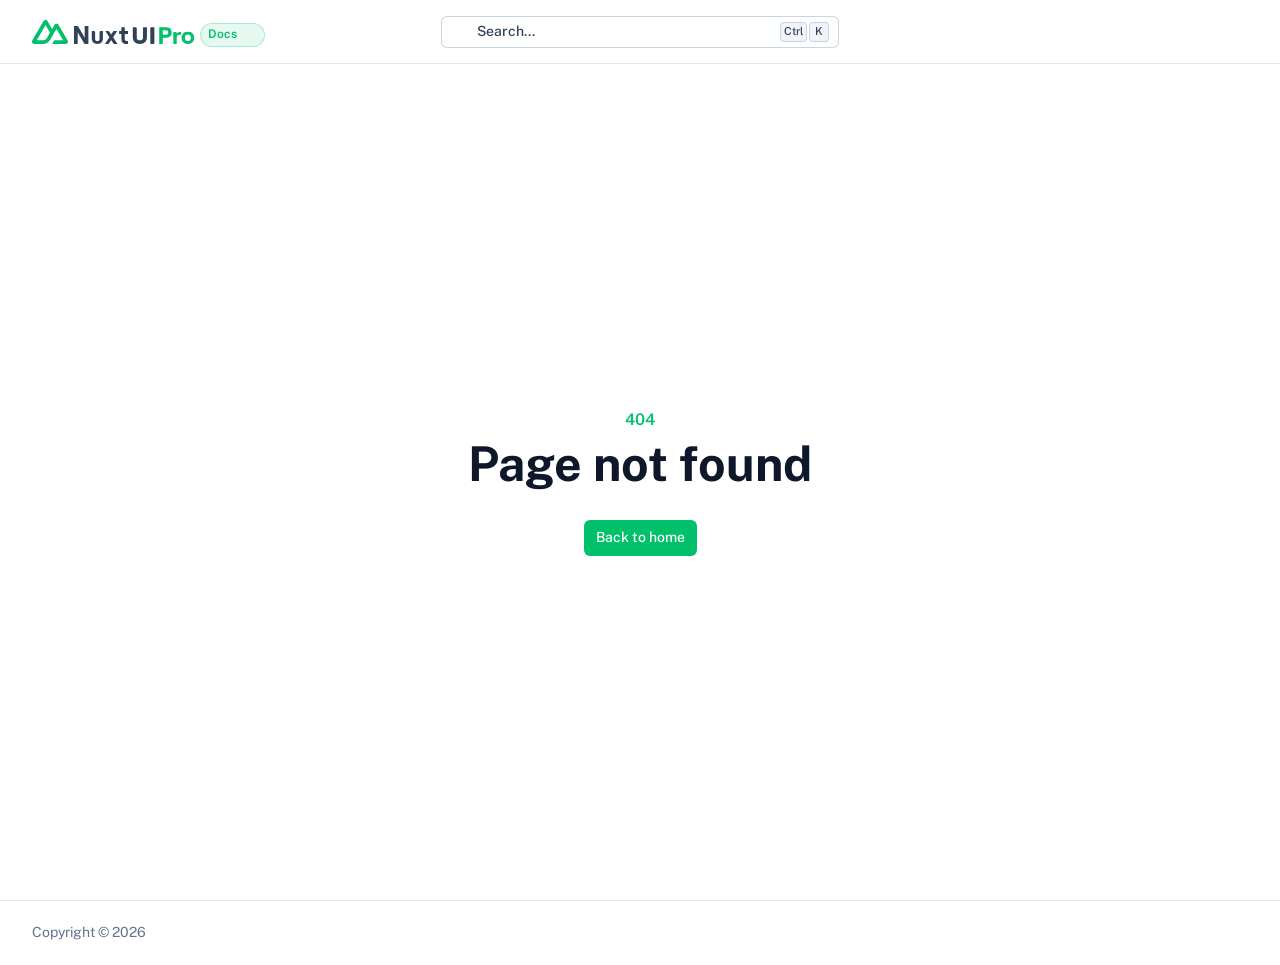
<file: 200.html>
<!DOCTYPE html><html><head><meta charset="utf-8"><meta name="viewport" content="width=device-width, initial-scale=1"><link rel="stylesheet" href="/_nuxt/entry.BOG4SA-D.css" crossorigin><link rel="modulepreload" as="script" crossorigin href="/_nuxt/B-WHVW33.js"><link rel="prefetch" as="style" crossorigin href="/_nuxt/index.Hk7WyFbu.css"><link rel="prefetch" as="script" crossorigin href="/_nuxt/C6HOnzbR.js"><link rel="prefetch" as="script" crossorigin href="/_nuxt/DVvSbdZm.js"><link rel="prefetch" as="script" crossorigin href="/_nuxt/DLWAj4B0.js"><link rel="prefetch" as="script" crossorigin href="/_nuxt/BZ5hpFA5.js"><link rel="prefetch" as="script" crossorigin href="/_nuxt/DBW_B1f0.js"><link rel="prefetch" as="script" crossorigin href="/_nuxt/C6_02HV9.js"><script type="module" src="/_nuxt/B-WHVW33.js" crossorigin></script><script>"use strict";(()=>{const t=window,e=document.documentElement,c=["dark","light"],n=getStorageValue("localStorage","nuxt-color-mode")||"system";let i=n==="system"?u():n;const r=e.getAttribute("data-color-mode-forced");r&&(i=r),l(i),t["__NUXT_COLOR_MODE__"]={preference:n,value:i,getColorScheme:u,addColorScheme:l,removeColorScheme:d};function l(o){const s=""+o+"",a="";e.classList?e.classList.add(s):e.className+=" "+s,a&&e.setAttribute("data-"+a,o)}function d(o){const s=""+o+"",a="";e.classList?e.classList.remove(s):e.className=e.className.replace(new RegExp(s,"g"),""),a&&e.removeAttribute("data-"+a)}function f(o){return t.matchMedia("(prefers-color-scheme"+o+")")}function u(){if(t.matchMedia&&f("").media!=="not all"){for(const o of c)if(f(":"+o).matches)return o}return"light"}})();function getStorageValue(t,e){switch(t){case"localStorage":return window.localStorage.getItem(e);case"sessionStorage":return window.sessionStorage.getItem(e);case"cookie":return getCookie(e);default:return null}}function getCookie(t){const c=("; "+window.document.cookie).split("; "+t+"=");if(c.length===2)return c.pop()?.split(";").shift()}</script></head><body><div id="__nuxt" class="isolate"></div><div id="teleports"></div><script>window.__NUXT_SITE_CONFIG__={_priority:{name:-10,env:-15},env:"production",name:"nuxt-ui-pro-template-docs"}</script><script type="application/json" data-nuxt-data="nuxt-app" data-ssr="false" id="__NUXT_DATA__">[{"prerenderedAt":1,"serverRendered":2},1750675626349,false]</script><script>window.__NUXT__={};window.__NUXT__.config={public:{content:{wsUrl:""},mdc:{components:{prose:true,map:{accordion:"ProseAccordion","accordion-item":"ProseAccordionItem",badge:"ProseBadge",callout:"ProseCallout",card:"ProseCard","card-group":"ProseCardGroup",caution:"ProseCaution","code-collapse":"ProseCodeCollapse","code-group":"ProseCodeGroup","code-icon":"ProseCodeIcon","code-preview":"ProseCodePreview","code-tree":"ProseCodeTree",collapsible:"ProseCollapsible",field:"ProseField","field-group":"ProseFieldGroup",icon:"ProseIcon",kbd:"ProseKbd",note:"ProseNote",steps:"ProseSteps",tabs:"ProseTabs","tabs-item":"ProseTabsItem",tip:"ProseTip",warning:"ProseWarning"}},headings:{anchorLinks:{h1:false,h2:true,h3:true,h4:true,h5:false,h6:false}}},preview:{api:"https://api.nuxt.studio",iframeMessagingAllowedOrigins:""}},app:{baseURL:"/",buildId:"638249c3-abd5-404d-983a-65942456b574",buildAssetsDir:"/_nuxt/",cdnURL:""}}</script></body></html>
</file>
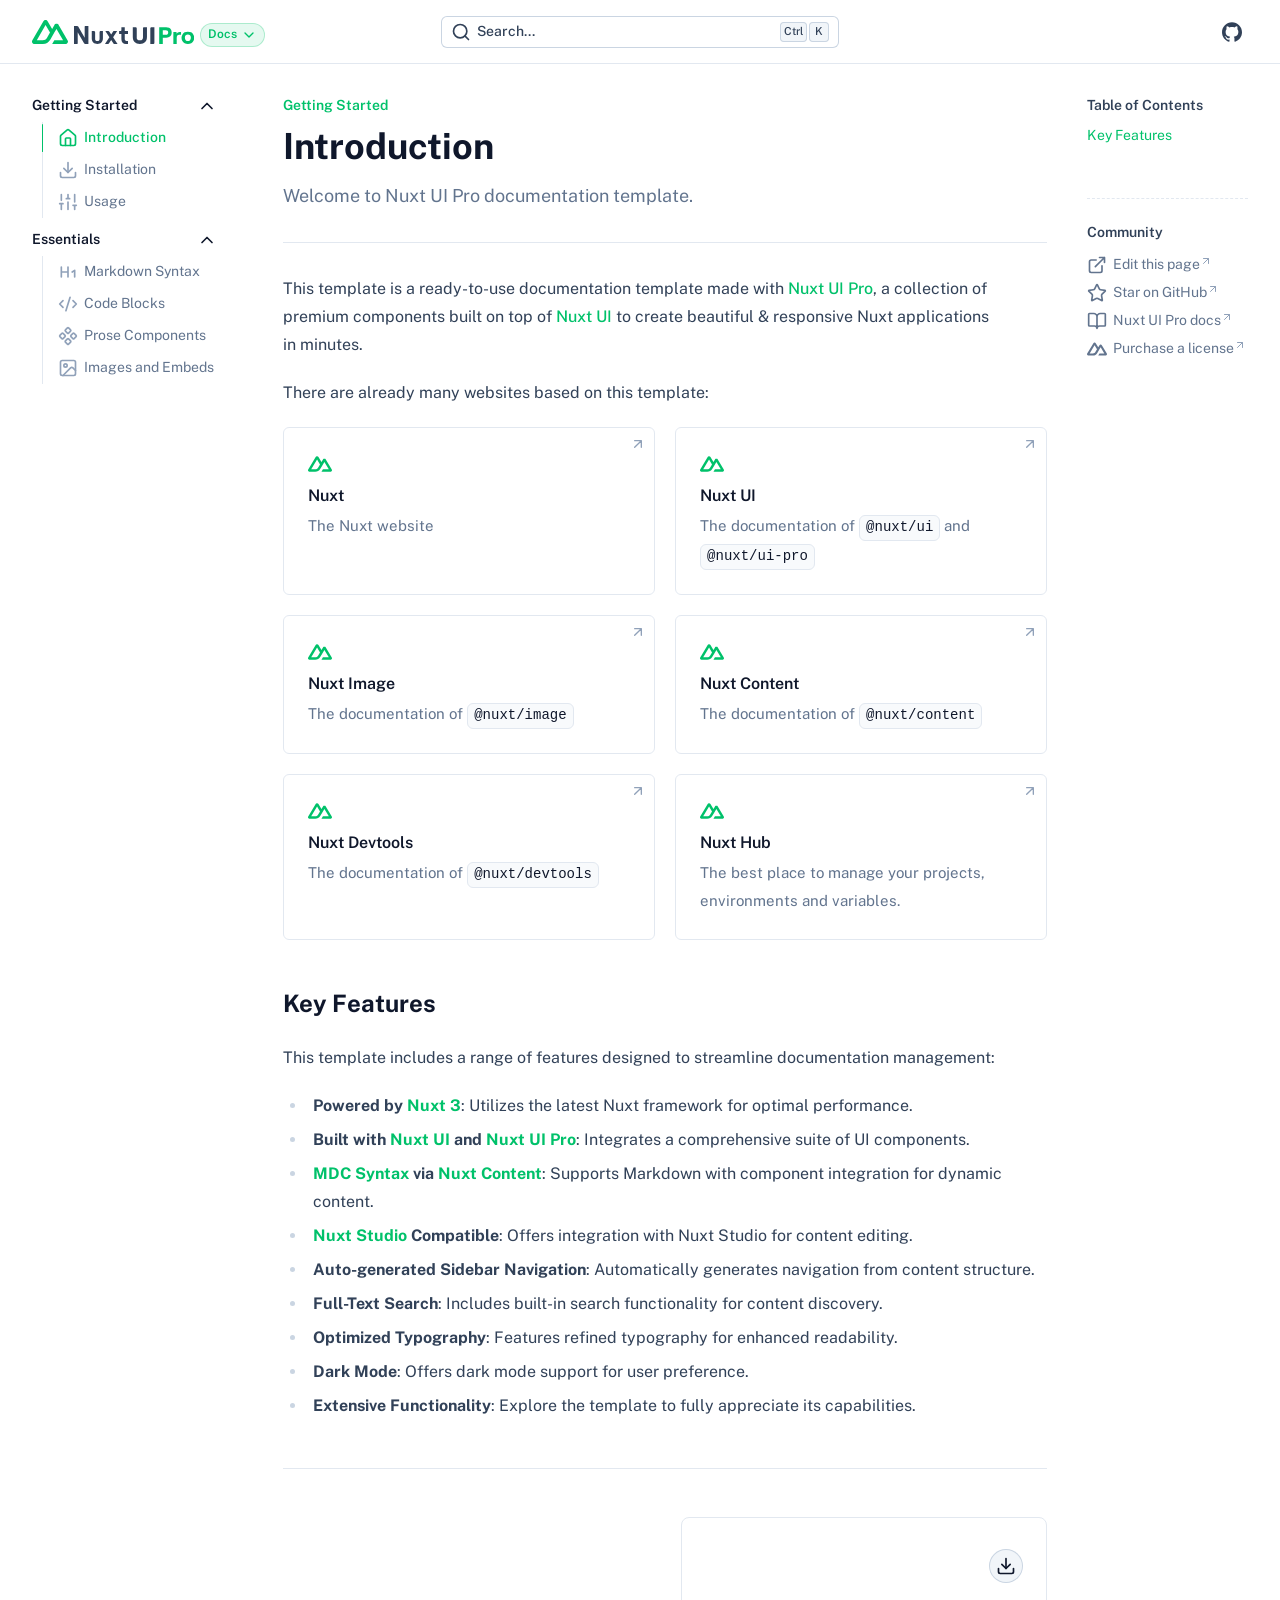
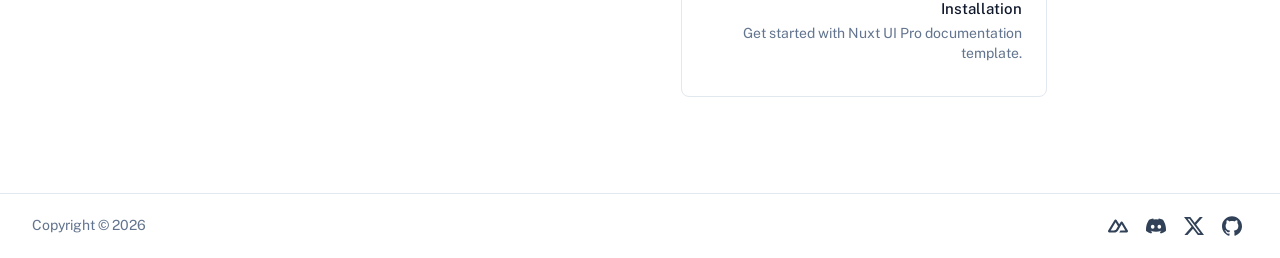
<file: getting-started.html>
<!DOCTYPE html><html  lang="en"><head><meta charset="utf-8"><meta name="viewport" content="width=device-width, initial-scale=1"><style id="nuxt-ui-colors">@layer base {
  :root {
  --ui-color-primary-50: var(--color-green-50, oklch(98.2% 0.018 155.826));
  --ui-color-primary-100: var(--color-green-100, oklch(96.2% 0.044 156.743));
  --ui-color-primary-200: var(--color-green-200, oklch(92.5% 0.084 155.995));
  --ui-color-primary-300: var(--color-green-300, oklch(87.1% 0.15 154.449));
  --ui-color-primary-400: var(--color-green-400, oklch(79.2% 0.209 151.711));
  --ui-color-primary-500: var(--color-green-500, oklch(72.3% 0.219 149.579));
  --ui-color-primary-600: var(--color-green-600, oklch(62.7% 0.194 149.214));
  --ui-color-primary-700: var(--color-green-700, oklch(52.7% 0.154 150.069));
  --ui-color-primary-800: var(--color-green-800, oklch(44.8% 0.119 151.328));
  --ui-color-primary-900: var(--color-green-900, oklch(39.3% 0.095 152.535));
  --ui-color-primary-950: var(--color-green-950, oklch(26.6% 0.065 152.934));
  --ui-color-secondary-50: var(--color-blue-50, oklch(97% 0.014 254.604));
  --ui-color-secondary-100: var(--color-blue-100, oklch(93.2% 0.032 255.585));
  --ui-color-secondary-200: var(--color-blue-200, oklch(88.2% 0.059 254.128));
  --ui-color-secondary-300: var(--color-blue-300, oklch(80.9% 0.105 251.813));
  --ui-color-secondary-400: var(--color-blue-400, oklch(70.7% 0.165 254.624));
  --ui-color-secondary-500: var(--color-blue-500, oklch(62.3% 0.214 259.815));
  --ui-color-secondary-600: var(--color-blue-600, oklch(54.6% 0.245 262.881));
  --ui-color-secondary-700: var(--color-blue-700, oklch(48.8% 0.243 264.376));
  --ui-color-secondary-800: var(--color-blue-800, oklch(42.4% 0.199 265.638));
  --ui-color-secondary-900: var(--color-blue-900, oklch(37.9% 0.146 265.522));
  --ui-color-secondary-950: var(--color-blue-950, oklch(28.2% 0.091 267.935));
  --ui-color-success-50: var(--color-green-50, oklch(98.2% 0.018 155.826));
  --ui-color-success-100: var(--color-green-100, oklch(96.2% 0.044 156.743));
  --ui-color-success-200: var(--color-green-200, oklch(92.5% 0.084 155.995));
  --ui-color-success-300: var(--color-green-300, oklch(87.1% 0.15 154.449));
  --ui-color-success-400: var(--color-green-400, oklch(79.2% 0.209 151.711));
  --ui-color-success-500: var(--color-green-500, oklch(72.3% 0.219 149.579));
  --ui-color-success-600: var(--color-green-600, oklch(62.7% 0.194 149.214));
  --ui-color-success-700: var(--color-green-700, oklch(52.7% 0.154 150.069));
  --ui-color-success-800: var(--color-green-800, oklch(44.8% 0.119 151.328));
  --ui-color-success-900: var(--color-green-900, oklch(39.3% 0.095 152.535));
  --ui-color-success-950: var(--color-green-950, oklch(26.6% 0.065 152.934));
  --ui-color-info-50: var(--color-blue-50, oklch(97% 0.014 254.604));
  --ui-color-info-100: var(--color-blue-100, oklch(93.2% 0.032 255.585));
  --ui-color-info-200: var(--color-blue-200, oklch(88.2% 0.059 254.128));
  --ui-color-info-300: var(--color-blue-300, oklch(80.9% 0.105 251.813));
  --ui-color-info-400: var(--color-blue-400, oklch(70.7% 0.165 254.624));
  --ui-color-info-500: var(--color-blue-500, oklch(62.3% 0.214 259.815));
  --ui-color-info-600: var(--color-blue-600, oklch(54.6% 0.245 262.881));
  --ui-color-info-700: var(--color-blue-700, oklch(48.8% 0.243 264.376));
  --ui-color-info-800: var(--color-blue-800, oklch(42.4% 0.199 265.638));
  --ui-color-info-900: var(--color-blue-900, oklch(37.9% 0.146 265.522));
  --ui-color-info-950: var(--color-blue-950, oklch(28.2% 0.091 267.935));
  --ui-color-warning-50: var(--color-yellow-50, oklch(98.7% 0.026 102.212));
  --ui-color-warning-100: var(--color-yellow-100, oklch(97.3% 0.071 103.193));
  --ui-color-warning-200: var(--color-yellow-200, oklch(94.5% 0.129 101.54));
  --ui-color-warning-300: var(--color-yellow-300, oklch(90.5% 0.182 98.111));
  --ui-color-warning-400: var(--color-yellow-400, oklch(85.2% 0.199 91.936));
  --ui-color-warning-500: var(--color-yellow-500, oklch(79.5% 0.184 86.047));
  --ui-color-warning-600: var(--color-yellow-600, oklch(68.1% 0.162 75.834));
  --ui-color-warning-700: var(--color-yellow-700, oklch(55.4% 0.135 66.442));
  --ui-color-warning-800: var(--color-yellow-800, oklch(47.6% 0.114 61.907));
  --ui-color-warning-900: var(--color-yellow-900, oklch(42.1% 0.095 57.708));
  --ui-color-warning-950: var(--color-yellow-950, oklch(28.6% 0.066 53.813));
  --ui-color-error-50: var(--color-red-50, oklch(97.1% 0.013 17.38));
  --ui-color-error-100: var(--color-red-100, oklch(93.6% 0.032 17.717));
  --ui-color-error-200: var(--color-red-200, oklch(88.5% 0.062 18.334));
  --ui-color-error-300: var(--color-red-300, oklch(80.8% 0.114 19.571));
  --ui-color-error-400: var(--color-red-400, oklch(70.4% 0.191 22.216));
  --ui-color-error-500: var(--color-red-500, oklch(63.7% 0.237 25.331));
  --ui-color-error-600: var(--color-red-600, oklch(57.7% 0.245 27.325));
  --ui-color-error-700: var(--color-red-700, oklch(50.5% 0.213 27.518));
  --ui-color-error-800: var(--color-red-800, oklch(44.4% 0.177 26.899));
  --ui-color-error-900: var(--color-red-900, oklch(39.6% 0.141 25.723));
  --ui-color-error-950: var(--color-red-950, oklch(25.8% 0.092 26.042));
  --ui-color-neutral-50: var(--color-slate-50, oklch(98.4% 0.003 247.858));
  --ui-color-neutral-100: var(--color-slate-100, oklch(96.8% 0.007 247.896));
  --ui-color-neutral-200: var(--color-slate-200, oklch(92.9% 0.013 255.508));
  --ui-color-neutral-300: var(--color-slate-300, oklch(86.9% 0.022 252.894));
  --ui-color-neutral-400: var(--color-slate-400, oklch(70.4% 0.04 256.788));
  --ui-color-neutral-500: var(--color-slate-500, oklch(55.4% 0.046 257.417));
  --ui-color-neutral-600: var(--color-slate-600, oklch(44.6% 0.043 257.281));
  --ui-color-neutral-700: var(--color-slate-700, oklch(37.2% 0.044 257.287));
  --ui-color-neutral-800: var(--color-slate-800, oklch(27.9% 0.041 260.031));
  --ui-color-neutral-900: var(--color-slate-900, oklch(20.8% 0.042 265.755));
  --ui-color-neutral-950: var(--color-slate-950, oklch(12.9% 0.042 264.695));
  }
  :root, .light {
  --ui-primary: var(--ui-color-primary-500);
  --ui-secondary: var(--ui-color-secondary-500);
  --ui-success: var(--ui-color-success-500);
  --ui-info: var(--ui-color-info-500);
  --ui-warning: var(--ui-color-warning-500);
  --ui-error: var(--ui-color-error-500);
  }
  .dark {
  --ui-primary: var(--ui-color-primary-400);
  --ui-secondary: var(--ui-color-secondary-400);
  --ui-success: var(--ui-color-success-400);
  --ui-info: var(--ui-color-info-400);
  --ui-warning: var(--ui-color-warning-400);
  --ui-error: var(--ui-color-error-400);
  }
}</style><title>Introduction - Nuxt Docs Template</title><link rel="stylesheet" href="/_nuxt/entry.BOG4SA-D.css" crossorigin><style>@layer components {:where(.i-lucide\:arrow-up-right){display:inline-block;width:1em;height:1em;background-color:currentColor;-webkit-mask-image:var(--svg);mask-image:var(--svg);-webkit-mask-repeat:no-repeat;mask-repeat:no-repeat;-webkit-mask-size:100% 100%;mask-size:100% 100%;--svg:url("data:image/svg+xml,%3Csvg xmlns='http://www.w3.org/2000/svg' viewBox='0 0 24 24' width='24' height='24'%3E%3Cpath fill='none' stroke='black' stroke-linecap='round' stroke-linejoin='round' stroke-width='2' d='M7 7h10v10M7 17L17 7'/%3E%3C/svg%3E")}:where(.i-lucide\:book-open){display:inline-block;width:1em;height:1em;background-color:currentColor;-webkit-mask-image:var(--svg);mask-image:var(--svg);-webkit-mask-repeat:no-repeat;mask-repeat:no-repeat;-webkit-mask-size:100% 100%;mask-size:100% 100%;--svg:url("data:image/svg+xml,%3Csvg xmlns='http://www.w3.org/2000/svg' viewBox='0 0 24 24' width='24' height='24'%3E%3Cpath fill='none' stroke='black' stroke-linecap='round' stroke-linejoin='round' stroke-width='2' d='M12 7v14m-9-3a1 1 0 0 1-1-1V4a1 1 0 0 1 1-1h5a4 4 0 0 1 4 4a4 4 0 0 1 4-4h5a1 1 0 0 1 1 1v13a1 1 0 0 1-1 1h-6a3 3 0 0 0-3 3a3 3 0 0 0-3-3z'/%3E%3C/svg%3E")}:where(.i-lucide\:chevron-down){display:inline-block;width:1em;height:1em;background-color:currentColor;-webkit-mask-image:var(--svg);mask-image:var(--svg);-webkit-mask-repeat:no-repeat;mask-repeat:no-repeat;-webkit-mask-size:100% 100%;mask-size:100% 100%;--svg:url("data:image/svg+xml,%3Csvg xmlns='http://www.w3.org/2000/svg' viewBox='0 0 24 24' width='24' height='24'%3E%3Cpath fill='none' stroke='black' stroke-linecap='round' stroke-linejoin='round' stroke-width='2' d='m6 9l6 6l6-6'/%3E%3C/svg%3E")}:where(.i-lucide\:code-xml){display:inline-block;width:1em;height:1em;background-color:currentColor;-webkit-mask-image:var(--svg);mask-image:var(--svg);-webkit-mask-repeat:no-repeat;mask-repeat:no-repeat;-webkit-mask-size:100% 100%;mask-size:100% 100%;--svg:url("data:image/svg+xml,%3Csvg xmlns='http://www.w3.org/2000/svg' viewBox='0 0 24 24' width='24' height='24'%3E%3Cpath fill='none' stroke='black' stroke-linecap='round' stroke-linejoin='round' stroke-width='2' d='m18 16l4-4l-4-4M6 8l-4 4l4 4m8.5-12l-5 16'/%3E%3C/svg%3E")}:where(.i-lucide\:component){display:inline-block;width:1em;height:1em;background-color:currentColor;-webkit-mask-image:var(--svg);mask-image:var(--svg);-webkit-mask-repeat:no-repeat;mask-repeat:no-repeat;-webkit-mask-size:100% 100%;mask-size:100% 100%;--svg:url("data:image/svg+xml,%3Csvg xmlns='http://www.w3.org/2000/svg' viewBox='0 0 24 24' width='24' height='24'%3E%3Cpath fill='none' stroke='black' stroke-linecap='round' stroke-linejoin='round' stroke-width='2' d='M15.536 11.293a1 1 0 0 0 0 1.414l2.376 2.377a1 1 0 0 0 1.414 0l2.377-2.377a1 1 0 0 0 0-1.414l-2.377-2.377a1 1 0 0 0-1.414 0zm-13.239 0a1 1 0 0 0 0 1.414l2.377 2.377a1 1 0 0 0 1.414 0l2.377-2.377a1 1 0 0 0 0-1.414L6.088 8.916a1 1 0 0 0-1.414 0zm6.619 6.619a1 1 0 0 0 0 1.415l2.377 2.376a1 1 0 0 0 1.414 0l2.377-2.376a1 1 0 0 0 0-1.415l-2.377-2.376a1 1 0 0 0-1.414 0zm0-13.238a1 1 0 0 0 0 1.414l2.377 2.376a1 1 0 0 0 1.414 0l2.377-2.376a1 1 0 0 0 0-1.414l-2.377-2.377a1 1 0 0 0-1.414 0z'/%3E%3C/svg%3E")}:where(.i-lucide\:download){display:inline-block;width:1em;height:1em;background-color:currentColor;-webkit-mask-image:var(--svg);mask-image:var(--svg);-webkit-mask-repeat:no-repeat;mask-repeat:no-repeat;-webkit-mask-size:100% 100%;mask-size:100% 100%;--svg:url("data:image/svg+xml,%3Csvg xmlns='http://www.w3.org/2000/svg' viewBox='0 0 24 24' width='24' height='24'%3E%3Cg fill='none' stroke='black' stroke-linecap='round' stroke-linejoin='round' stroke-width='2'%3E%3Cpath d='M12 15V3m9 12v4a2 2 0 0 1-2 2H5a2 2 0 0 1-2-2v-4'/%3E%3Cpath d='m7 10l5 5l5-5'/%3E%3C/g%3E%3C/svg%3E")}:where(.i-lucide\:external-link){display:inline-block;width:1em;height:1em;background-color:currentColor;-webkit-mask-image:var(--svg);mask-image:var(--svg);-webkit-mask-repeat:no-repeat;mask-repeat:no-repeat;-webkit-mask-size:100% 100%;mask-size:100% 100%;--svg:url("data:image/svg+xml,%3Csvg xmlns='http://www.w3.org/2000/svg' viewBox='0 0 24 24' width='24' height='24'%3E%3Cpath fill='none' stroke='black' stroke-linecap='round' stroke-linejoin='round' stroke-width='2' d='M15 3h6v6m-11 5L21 3m-3 10v6a2 2 0 0 1-2 2H5a2 2 0 0 1-2-2V8a2 2 0 0 1 2-2h6'/%3E%3C/svg%3E")}:where(.i-lucide\:hash){display:inline-block;width:1em;height:1em;background-color:currentColor;-webkit-mask-image:var(--svg);mask-image:var(--svg);-webkit-mask-repeat:no-repeat;mask-repeat:no-repeat;-webkit-mask-size:100% 100%;mask-size:100% 100%;--svg:url("data:image/svg+xml,%3Csvg xmlns='http://www.w3.org/2000/svg' viewBox='0 0 24 24' width='24' height='24'%3E%3Cpath fill='none' stroke='black' stroke-linecap='round' stroke-linejoin='round' stroke-width='2' d='M4 9h16M4 15h16M10 3L8 21m8-18l-2 18'/%3E%3C/svg%3E")}:where(.i-lucide\:heading-1){display:inline-block;width:1em;height:1em;background-color:currentColor;-webkit-mask-image:var(--svg);mask-image:var(--svg);-webkit-mask-repeat:no-repeat;mask-repeat:no-repeat;-webkit-mask-size:100% 100%;mask-size:100% 100%;--svg:url("data:image/svg+xml,%3Csvg xmlns='http://www.w3.org/2000/svg' viewBox='0 0 24 24' width='24' height='24'%3E%3Cpath fill='none' stroke='black' stroke-linecap='round' stroke-linejoin='round' stroke-width='2' d='M4 12h8m-8 6V6m8 12V6m5 6l3-2v8'/%3E%3C/svg%3E")}:where(.i-lucide\:house){display:inline-block;width:1em;height:1em;background-color:currentColor;-webkit-mask-image:var(--svg);mask-image:var(--svg);-webkit-mask-repeat:no-repeat;mask-repeat:no-repeat;-webkit-mask-size:100% 100%;mask-size:100% 100%;--svg:url("data:image/svg+xml,%3Csvg xmlns='http://www.w3.org/2000/svg' viewBox='0 0 24 24' width='24' height='24'%3E%3Cg fill='none' stroke='black' stroke-linecap='round' stroke-linejoin='round' stroke-width='2'%3E%3Cpath d='M15 21v-8a1 1 0 0 0-1-1h-4a1 1 0 0 0-1 1v8'/%3E%3Cpath d='M3 10a2 2 0 0 1 .709-1.528l7-5.999a2 2 0 0 1 2.582 0l7 5.999A2 2 0 0 1 21 10v9a2 2 0 0 1-2 2H5a2 2 0 0 1-2-2z'/%3E%3C/g%3E%3C/svg%3E")}:where(.i-lucide\:image){display:inline-block;width:1em;height:1em;background-color:currentColor;-webkit-mask-image:var(--svg);mask-image:var(--svg);-webkit-mask-repeat:no-repeat;mask-repeat:no-repeat;-webkit-mask-size:100% 100%;mask-size:100% 100%;--svg:url("data:image/svg+xml,%3Csvg xmlns='http://www.w3.org/2000/svg' viewBox='0 0 24 24' width='24' height='24'%3E%3Cg fill='none' stroke='black' stroke-linecap='round' stroke-linejoin='round' stroke-width='2'%3E%3Crect width='18' height='18' x='3' y='3' rx='2' ry='2'/%3E%3Ccircle cx='9' cy='9' r='2'/%3E%3Cpath d='m21 15l-3.086-3.086a2 2 0 0 0-2.828 0L6 21'/%3E%3C/g%3E%3C/svg%3E")}:where(.i-lucide\:menu){display:inline-block;width:1em;height:1em;background-color:currentColor;-webkit-mask-image:var(--svg);mask-image:var(--svg);-webkit-mask-repeat:no-repeat;mask-repeat:no-repeat;-webkit-mask-size:100% 100%;mask-size:100% 100%;--svg:url("data:image/svg+xml,%3Csvg xmlns='http://www.w3.org/2000/svg' viewBox='0 0 24 24' width='24' height='24'%3E%3Cpath fill='none' stroke='black' stroke-linecap='round' stroke-linejoin='round' stroke-width='2' d='M4 12h16M4 18h16M4 6h16'/%3E%3C/svg%3E")}:where(.i-lucide\:search){display:inline-block;width:1em;height:1em;background-color:currentColor;-webkit-mask-image:var(--svg);mask-image:var(--svg);-webkit-mask-repeat:no-repeat;mask-repeat:no-repeat;-webkit-mask-size:100% 100%;mask-size:100% 100%;--svg:url("data:image/svg+xml,%3Csvg xmlns='http://www.w3.org/2000/svg' viewBox='0 0 24 24' width='24' height='24'%3E%3Cg fill='none' stroke='black' stroke-linecap='round' stroke-linejoin='round' stroke-width='2'%3E%3Cpath d='m21 21l-4.34-4.34'/%3E%3Ccircle cx='11' cy='11' r='8'/%3E%3C/g%3E%3C/svg%3E")}:where(.i-lucide\:sliders){display:inline-block;width:1em;height:1em;background-color:currentColor;-webkit-mask-image:var(--svg);mask-image:var(--svg);-webkit-mask-repeat:no-repeat;mask-repeat:no-repeat;-webkit-mask-size:100% 100%;mask-size:100% 100%;--svg:url("data:image/svg+xml,%3Csvg xmlns='http://www.w3.org/2000/svg' viewBox='0 0 24 24' width='24' height='24'%3E%3Cpath fill='none' stroke='black' stroke-linecap='round' stroke-linejoin='round' stroke-width='2' d='M4 21v-7m0-4V3m8 18v-9m0-4V3m8 18v-5m0-4V3M2 14h4m4-6h4m4 8h4'/%3E%3C/svg%3E")}:where(.i-lucide\:star){display:inline-block;width:1em;height:1em;background-color:currentColor;-webkit-mask-image:var(--svg);mask-image:var(--svg);-webkit-mask-repeat:no-repeat;mask-repeat:no-repeat;-webkit-mask-size:100% 100%;mask-size:100% 100%;--svg:url("data:image/svg+xml,%3Csvg xmlns='http://www.w3.org/2000/svg' viewBox='0 0 24 24' width='24' height='24'%3E%3Cpath fill='none' stroke='black' stroke-linecap='round' stroke-linejoin='round' stroke-width='2' d='M11.525 2.295a.53.53 0 0 1 .95 0l2.31 4.679a2.12 2.12 0 0 0 1.595 1.16l5.166.756a.53.53 0 0 1 .294.904l-3.736 3.638a2.12 2.12 0 0 0-.611 1.878l.882 5.14a.53.53 0 0 1-.771.56l-4.618-2.428a2.12 2.12 0 0 0-1.973 0L6.396 21.01a.53.53 0 0 1-.77-.56l.881-5.139a2.12 2.12 0 0 0-.611-1.879L2.16 9.795a.53.53 0 0 1 .294-.906l5.165-.755a2.12 2.12 0 0 0 1.597-1.16z'/%3E%3C/svg%3E")}:where(.i-simple-icons\:discord){display:inline-block;width:1em;height:1em;background-color:currentColor;-webkit-mask-image:var(--svg);mask-image:var(--svg);-webkit-mask-repeat:no-repeat;mask-repeat:no-repeat;-webkit-mask-size:100% 100%;mask-size:100% 100%;--svg:url("data:image/svg+xml,%3Csvg xmlns='http://www.w3.org/2000/svg' viewBox='0 0 24 24' width='24' height='24'%3E%3Cpath fill='black' d='M20.317 4.37a19.8 19.8 0 0 0-4.885-1.515a.074.074 0 0 0-.079.037c-.21.375-.444.864-.608 1.25a18.3 18.3 0 0 0-5.487 0a13 13 0 0 0-.617-1.25a.08.08 0 0 0-.079-.037A19.7 19.7 0 0 0 3.677 4.37a.1.1 0 0 0-.032.027C.533 9.046-.32 13.58.099 18.057a.08.08 0 0 0 .031.057a19.9 19.9 0 0 0 5.993 3.03a.08.08 0 0 0 .084-.028a14 14 0 0 0 1.226-1.994a.076.076 0 0 0-.041-.106a13 13 0 0 1-1.872-.892a.077.077 0 0 1-.008-.128a10 10 0 0 0 .372-.292a.07.07 0 0 1 .077-.01c3.928 1.793 8.18 1.793 12.062 0a.07.07 0 0 1 .078.01q.181.149.373.292a.077.077 0 0 1-.006.127a12.3 12.3 0 0 1-1.873.892a.077.077 0 0 0-.041.107c.36.698.772 1.362 1.225 1.993a.08.08 0 0 0 .084.028a19.8 19.8 0 0 0 6.002-3.03a.08.08 0 0 0 .032-.054c.5-5.177-.838-9.674-3.549-13.66a.06.06 0 0 0-.031-.03M8.02 15.33c-1.182 0-2.157-1.085-2.157-2.419c0-1.333.956-2.419 2.157-2.419c1.21 0 2.176 1.096 2.157 2.42c0 1.333-.956 2.418-2.157 2.418m7.975 0c-1.183 0-2.157-1.085-2.157-2.419c0-1.333.955-2.419 2.157-2.419c1.21 0 2.176 1.096 2.157 2.42c0 1.333-.946 2.418-2.157 2.418'/%3E%3C/svg%3E")}:where(.i-simple-icons\:github){display:inline-block;width:1em;height:1em;background-color:currentColor;-webkit-mask-image:var(--svg);mask-image:var(--svg);-webkit-mask-repeat:no-repeat;mask-repeat:no-repeat;-webkit-mask-size:100% 100%;mask-size:100% 100%;--svg:url("data:image/svg+xml,%3Csvg xmlns='http://www.w3.org/2000/svg' viewBox='0 0 24 24' width='24' height='24'%3E%3Cpath fill='black' d='M12 .297c-6.63 0-12 5.373-12 12c0 5.303 3.438 9.8 8.205 11.385c.6.113.82-.258.82-.577c0-.285-.01-1.04-.015-2.04c-3.338.724-4.042-1.61-4.042-1.61C4.422 18.07 3.633 17.7 3.633 17.7c-1.087-.744.084-.729.084-.729c1.205.084 1.838 1.236 1.838 1.236c1.07 1.835 2.809 1.305 3.495.998c.108-.776.417-1.305.76-1.605c-2.665-.3-5.466-1.332-5.466-5.93c0-1.31.465-2.38 1.235-3.22c-.135-.303-.54-1.523.105-3.176c0 0 1.005-.322 3.3 1.23c.96-.267 1.98-.399 3-.405c1.02.006 2.04.138 3 .405c2.28-1.552 3.285-1.23 3.285-1.23c.645 1.653.24 2.873.12 3.176c.765.84 1.23 1.91 1.23 3.22c0 4.61-2.805 5.625-5.475 5.92c.42.36.81 1.096.81 2.22c0 1.606-.015 2.896-.015 3.286c0 .315.21.69.825.57C20.565 22.092 24 17.592 24 12.297c0-6.627-5.373-12-12-12'/%3E%3C/svg%3E")}:where(.i-simple-icons\:nuxtdotjs){display:inline-block;width:1em;height:1em;background-color:currentColor;-webkit-mask-image:var(--svg);mask-image:var(--svg);-webkit-mask-repeat:no-repeat;mask-repeat:no-repeat;-webkit-mask-size:100% 100%;mask-size:100% 100%;--svg:url("data:image/svg+xml,%3Csvg xmlns='http://www.w3.org/2000/svg' viewBox='0 0 24 24' width='24' height='24'%3E%3Cpath fill='black' d='M13.464 19.83h8.922c.283 0 .562-.073.807-.21a1.6 1.6 0 0 0 .591-.574a1.53 1.53 0 0 0 .216-.783a1.53 1.53 0 0 0-.217-.782L17.792 7.414a1.6 1.6 0 0 0-.591-.573a1.65 1.65 0 0 0-.807-.21c-.283 0-.562.073-.807.21a1.6 1.6 0 0 0-.59.573L13.463 9.99L10.47 4.953a1.6 1.6 0 0 0-.591-.573a1.65 1.65 0 0 0-.807-.21c-.284 0-.562.073-.807.21a1.6 1.6 0 0 0-.591.573L.216 17.481a1.53 1.53 0 0 0-.217.782c0 .275.074.545.216.783a1.6 1.6 0 0 0 .59.574c.246.137.525.21.808.21h5.6c2.22 0 3.856-.946 4.982-2.79l2.733-4.593l1.464-2.457l4.395 7.382h-5.859Zm-6.341-2.46l-3.908-.002l5.858-9.842l2.923 4.921l-1.957 3.29c-.748 1.196-1.597 1.632-2.916 1.632'/%3E%3C/svg%3E")}:where(.i-simple-icons\:x){display:inline-block;width:1em;height:1em;background-color:currentColor;-webkit-mask-image:var(--svg);mask-image:var(--svg);-webkit-mask-repeat:no-repeat;mask-repeat:no-repeat;-webkit-mask-size:100% 100%;mask-size:100% 100%;--svg:url("data:image/svg+xml,%3Csvg xmlns='http://www.w3.org/2000/svg' viewBox='0 0 24 24' width='24' height='24'%3E%3Cpath fill='black' d='M18.901 1.153h3.68l-8.04 9.19L24 22.846h-7.406l-5.8-7.584l-6.638 7.584H.474l8.6-9.83L0 1.154h7.594l5.243 6.932ZM17.61 20.644h2.039L6.486 3.24H4.298Z'/%3E%3C/svg%3E")}}</style><link rel="preload" as="fetch" crossorigin="anonymous" href="/getting-started/_payload.json?638249c3-abd5-404d-983a-65942456b574"><link rel="modulepreload" as="script" crossorigin href="/_nuxt/B-WHVW33.js"><link rel="modulepreload" as="script" crossorigin href="/_nuxt/DLWAj4B0.js"><link rel="modulepreload" as="script" crossorigin href="/_nuxt/BZ5hpFA5.js"><link rel="modulepreload" as="script" crossorigin href="/_nuxt/BqXry81V.js"><link rel="modulepreload" as="script" crossorigin href="/_nuxt/DzPXV9LK.js"><link rel="modulepreload" as="script" crossorigin href="/_nuxt/C2bHYaEW.js"><link rel="modulepreload" as="script" crossorigin href="/_nuxt/vpWh7vYF.js"><link rel="modulepreload" as="script" crossorigin href="/_nuxt/DmIvkkUv.js"><link rel="modulepreload" as="script" crossorigin href="/_nuxt/DmI4br9B.js"><link rel="modulepreload" as="script" crossorigin href="/_nuxt/hDhRK4Hw.js"><link rel="modulepreload" as="script" crossorigin href="/_nuxt/CAgF8glA.js"><link rel="modulepreload" as="script" crossorigin href="/_nuxt/2rbg5xWL.js"><link rel="modulepreload" as="script" crossorigin href="/_nuxt/SucxgibU.js"><link rel="modulepreload" as="script" crossorigin href="/_nuxt/VR92XGay.js"><link rel="modulepreload" as="script" crossorigin href="/_nuxt/Zfz9yumM.js"><link rel="modulepreload" as="script" crossorigin href="/_nuxt/pQdQnD6O.js"><link rel="preload" as="fetch" fetchpriority="low" crossorigin="anonymous" href="/_nuxt/builds/meta/638249c3-abd5-404d-983a-65942456b574.json"><link rel="prefetch" as="style" crossorigin href="/_nuxt/index.Hk7WyFbu.css"><link rel="prefetch" as="script" crossorigin href="/_nuxt/C6HOnzbR.js"><link rel="prefetch" as="script" crossorigin href="/_nuxt/DVvSbdZm.js"><link rel="prefetch" as="script" crossorigin href="/_nuxt/DBW_B1f0.js"><link rel="prefetch" as="script" crossorigin href="/_nuxt/C6_02HV9.js"><meta property="og:image" content="/__og-image__/static/getting-started/og.png"><meta property="og:image:type" content="image/png"><meta name="twitter:card" content="summary_large_image"><meta name="twitter:image" content="/__og-image__/static/getting-started/og.png"><meta name="twitter:image:src" content="/__og-image__/static/getting-started/og.png"><meta property="og:image:width" content="1200"><meta name="twitter:image:width" content="1200"><meta property="og:image:height" content="600"><meta name="twitter:image:height" content="600"><link rel="icon" href="/favicon.ico"><meta property="og:site_name" content="Nuxt Docs Template"><meta property="og:title" content="Introduction"><meta name="description" content="Welcome to Nuxt UI Pro documentation template."><meta property="og:description" content="Welcome to Nuxt UI Pro documentation template."><script type="module" src="/_nuxt/B-WHVW33.js" crossorigin></script><script>"use strict";(()=>{const t=window,e=document.documentElement,c=["dark","light"],n=getStorageValue("localStorage","nuxt-color-mode")||"system";let i=n==="system"?u():n;const r=e.getAttribute("data-color-mode-forced");r&&(i=r),l(i),t["__NUXT_COLOR_MODE__"]={preference:n,value:i,getColorScheme:u,addColorScheme:l,removeColorScheme:d};function l(o){const s=""+o+"",a="";e.classList?e.classList.add(s):e.className+=" "+s,a&&e.setAttribute("data-"+a,o)}function d(o){const s=""+o+"",a="";e.classList?e.classList.remove(s):e.className=e.className.replace(new RegExp(s,"g"),""),a&&e.removeAttribute("data-"+a)}function f(o){return t.matchMedia("(prefers-color-scheme"+o+")")}function u(){if(t.matchMedia&&f("").media!=="not all"){for(const o of c)if(f(":"+o).matches)return o}return"light"}})();function getStorageValue(t,e){switch(t){case"localStorage":return window.localStorage.getItem(e);case"sessionStorage":return window.sessionStorage.getItem(e);case"cookie":return getCookie(e);default:return null}}function getCookie(t){const c=("; "+window.document.cookie).split("; "+t+"=");if(c.length===2)return c.pop()?.split(";").shift()}</script></head><body><div id="__nuxt" class="isolate"><!--[--><!--[--><!--[--><!--[--><!--[--><div class="nuxt-loading-indicator" style="position:fixed;top:0;right:0;left:0;pointer-events:none;width:auto;height:3px;opacity:0;background:repeating-linear-gradient(to right,#00dc82 0%,#34cdfe 50%,#0047e1 100%);background-size:Infinity% auto;transform:scaleX(0%);transform-origin:left;transition:transform 0.1s, height 0.4s, opacity 0.4s;z-index:999999;"></div><!--[--><!----><!----><!----><header class="bg-default/75 backdrop-blur border-b border-default h-(--ui-header-height) sticky top-0 z-50"><!--[--><!--]--><div class="w-full max-w-(--ui-container) mx-auto px-4 sm:px-6 lg:px-8 flex items-center justify-between gap-3 h-full"><!--[--><div class="lg:flex-1 flex items-center gap-1.5"><!----><!--[--><a href="/" class=""><svg width="1352" height="200" viewbox="0 0 1352 200" fill="none" xmlns="http://www.w3.org/2000/svg" class="w-auto h-6 shrink-0"><path d="M377 200C379.16 200 381 198.209 381 196V103C381 103 386 112 395 127L434 194C435.785 197.74 439.744 200 443 200H470V50H443C441.202 50 439 51.4941 439 54V148L421 116L385 55C383.248 51.8912 379.479 50 376 50H350V200H377Z" fill="currentColor"></path><path d="M726 92H739C742.314 92 745 89.3137 745 86V60H773V92H800V116H773V159C773 169.5 778.057 174 787 174H800V200H783C759.948 200 745 185.071 745 160V116H726V92Z" fill="currentColor"></path><path d="M591 92V154C591 168.004 585.742 179.809 578 188C570.258 196.191 559.566 200 545 200C530.434 200 518.742 196.191 511 188C503.389 179.809 498 168.004 498 154V92H514C517.412 92 520.769 92.622 523 95C525.231 97.2459 526 98.5652 526 102V154C526 162.059 526.457 167.037 530 171C533.543 174.831 537.914 176 545 176C552.217 176 555.457 174.831 559 171C562.543 167.037 563 162.059 563 154V102C563 98.5652 563.769 96.378 566 94C567.96 91.9107 570.028 91.9599 573 92C573.411 92.0055 574.586 92 575 92H591Z" fill="currentColor"></path><path d="M676 144L710 92H684C680.723 92 677.812 93.1758 676 96L660 120L645 97C643.188 94.1758 639.277 92 636 92H611L645 143L608 200H634C637.25 200 640.182 196.787 642 194L660 167L679 195C680.818 197.787 683.75 200 687 200H713L676 144Z" fill="currentColor"></path><path d="M168 200H279C282.542 200 285.932 198.756 289 197C292.068 195.244 295.23 193.041 297 190C298.77 186.959 300.002 183.51 300 179.999C299.998 176.488 298.773 173.04 297 170.001L222 41C220.23 37.96 218.067 35.7552 215 34C211.933 32.2448 207.542 31 204 31C200.458 31 197.067 32.2448 194 34C190.933 35.7552 188.77 37.96 187 41L168 74L130 9.99764C128.228 6.95784 126.068 3.75491 123 2C119.932 0.245087 116.542 0 113 0C109.458 0 106.068 0.245087 103 2C99.9323 3.75491 96.7717 6.95784 95 9.99764L2 170.001C0.226979 173.04 0.00154312 176.488 1.90993e-06 179.999C-0.0015393 183.51 0.229648 186.959 2 190C3.77035 193.04 6.93245 195.244 10 197C13.0675 198.756 16.4578 200 20 200H90C117.737 200 137.925 187.558 152 164L186 105L204 74L259 168H186L168 200ZM89 168H40L113 42L150 105L125.491 147.725C116.144 163.01 105.488 168 89 168Z" fill="var(--ui-primary)"></path><path d="M958 60.0001H938C933.524 60.0001 929.926 59.9395 927 63C924.074 65.8905 925 67.5792 925 72V141C925 151.372 923.648 156.899 919 162C914.352 166.931 908.468 169 899 169C889.705 169 882.648 166.931 878 162C873.352 156.899 873 151.372 873 141V72.0001C873 67.5793 872.926 65.8906 870 63.0001C867.074 59.9396 863.476 60.0001 859 60.0001H840V141C840 159.023 845.016 173.458 855 184C865.156 194.542 879.893 200 899 200C918.107 200 932.844 194.542 943 184C953.156 173.458 958 159.023 958 141V60.0001Z" fill="currentColor"></path><path fill-rule="evenodd" clip-rule="evenodd" d="M1000 60.0233L1020 60V77L1020 128V156.007L1020 181L1020 189.004C1020 192.938 1019.98 194.429 1017 197.001C1014.02 199.725 1009.56 200 1005 200H986.001V181.006L986 130.012V70.0215C986 66.1576 986.016 64.5494 989 62.023C991.819 59.6358 995.437 60.0233 1000 60.0233Z" fill="currentColor"></path><path d="M1060 200V60H1117C1126.67 60 1134.98 61.2896 1142 65C1149.16 68.7104 1155.29 74.3744 1159 81C1162.71 87.6256 1164 95.3867 1164 104C1164 112.481 1162.71 120.374 1159 127C1155.29 133.626 1149.16 138.157 1142 142C1134.98 145.71 1126.67 148 1117 148H1090V200H1060ZM1115 123C1121.63 123 1126.69 121.578 1130 118C1133.31 114.29 1135 109.433 1135 104C1135 98.567 1133.31 93.5778 1130 90C1126.69 86.2896 1121.63 85 1115 85H1090V123H1115Z" fill="var(--ui-primary)"></path><path d="M1226 123C1219.37 123 1214.31 124.965 1211 130C1207.69 135.035 1206 142.122 1206 151V200H1178V100H1200C1203.31 100 1206 102.686 1206 106V116C1208.65 109.904 1211.16 106.518 1215 104C1218.98 101.482 1224.77 100 1231 100H1242V123H1226Z" fill="var(--ui-primary)"></path><path d="M1299 200C1288.93 200 1280.08 197.373 1272 193C1263.92 188.495 1257.51 182.818 1253 175C1248.49 167.049 1246 157.806 1246 148C1246 138.194 1248.49 129.818 1253 122C1257.51 114.049 1263.92 107.373 1272 103C1280.08 98.4946 1288.93 97 1299 97C1309.07 97 1318.92 98.4946 1327 103C1335.08 107.373 1340.49 114.049 1345 122C1349.51 129.818 1352 138.194 1352 148C1352 157.806 1349.51 167.049 1345 175C1340.49 182.818 1335.08 188.495 1327 193C1318.92 197.373 1309.07 200 1299 200ZM1299 176C1306.42 176 1312.36 173.168 1317 168C1321.64 162.832 1324 156.216 1324 148C1324 139.652 1321.64 133.168 1317 128C1312.36 122.832 1306.42 120 1299 120C1291.58 120 1285.64 122.832 1281 128C1276.36 133.168 1274 139.652 1274 148C1274 156.216 1276.36 162.832 1281 168C1285.64 173.168 1291.58 176 1299 176Z" fill="var(--ui-primary)"></path></svg></a><!--[--><!--[--><!--[--><!--[--><!--[--><button type="button" id="reka-dropdown-menu-trigger-v-0-0" aria-haspopup="menu" aria-expanded="false" data-state="closed" class="inline-flex items-center disabled:cursor-not-allowed aria-disabled:cursor-not-allowed disabled:opacity-75 aria-disabled:opacity-75 transition-colors px-2 py-1 text-xs gap-1 text-primary ring ring-inset ring-primary/25 bg-primary/10 hover:bg-primary/15 disabled:bg-primary/10 aria-disabled:bg-primary/10 focus:outline-none focus-visible:ring-2 focus-visible:ring-primary -mb-[6px] font-semibold rounded-full truncate"><!--[--><!--[--><!----><!--]--><!--[--><span class="truncate">Docs</span><!--]--><!--[--><span class="iconify i-lucide:chevron-down shrink-0 size-4 transition-transform duration-200" aria-hidden="true" style=""></span><!--]--><!--]--></button><!--]--><!--]--><!--[--><!----><!----><!--]--><!--]--><!--]--><!--]--><!--]--></div><div class="hidden lg:flex flex-1"><!--[--><!--[--><!--[--><button type="button" class="rounded-md font-medium inline-flex items-center disabled:cursor-not-allowed aria-disabled:cursor-not-allowed disabled:opacity-75 aria-disabled:opacity-75 transition-colors px-2.5 py-1.5 text-sm gap-1.5 ring ring-inset ring-accented text-default bg-default hover:bg-elevated disabled:bg-default aria-disabled:bg-default focus:outline-none focus-visible:ring-2 focus-visible:ring-inverted w-full"><!--[--><!--[--><span class="iconify i-lucide:search shrink-0 size-5" aria-hidden="true" style=""></span><!--]--><!--[--><span class="truncate">Search...</span><!--]--><!--[--><div class="hidden lg:flex items-center gap-0.5 ms-auto"><!--[--><!--[--><kbd class="inline-flex items-center justify-center px-1 rounded-sm font-medium font-sans bg-elevated text-default ring ring-inset ring-accented h-5 min-w-[20px] text-[11px]"><!--[--> <!--]--></kbd><kbd class="inline-flex items-center justify-center px-1 rounded-sm font-medium font-sans bg-elevated text-default ring ring-inset ring-accented h-5 min-w-[20px] text-[11px]"><!--[-->K<!--]--></kbd><!--]--><!--]--></div><!--]--><!--]--></button><!--]--><!--]--><!--]--></div><div class="flex items-center justify-end lg:flex-1 gap-1.5"><!--[--><!--[--><!--[--><button type="button" aria-label="Search..." class="rounded-md font-medium inline-flex items-center disabled:cursor-not-allowed aria-disabled:cursor-not-allowed disabled:opacity-75 aria-disabled:opacity-75 transition-colors text-sm gap-1.5 text-default hover:bg-elevated focus:outline-none focus-visible:bg-elevated hover:disabled:bg-transparent dark:hover:disabled:bg-transparent hover:aria-disabled:bg-transparent dark:hover:aria-disabled:bg-transparent p-1.5 lg:hidden"><!--[--><!--[--><span class="iconify i-lucide:search shrink-0 size-5" aria-hidden="true" style=""></span><!--]--><!--[--><!----><!--]--><!--[--><!----><!--]--><!--]--></button><!--]--><!--]--><!--[--><!--[--><div class="size-8"></div><!--]--><!--]--><!--[--><!--[--><!--[--><a href="https://github.com/nuxt-ui-pro/docs" rel="noopener noreferrer" target="_blank" aria-label="GitHub" class="rounded-md font-medium inline-flex items-center disabled:cursor-not-allowed aria-disabled:cursor-not-allowed disabled:opacity-75 aria-disabled:opacity-75 transition-colors text-sm gap-1.5 text-default hover:bg-elevated focus:outline-none focus-visible:bg-elevated hover:disabled:bg-transparent dark:hover:disabled:bg-transparent hover:aria-disabled:bg-transparent dark:hover:aria-disabled:bg-transparent p-1.5"><!--[--><!--[--><span class="iconify i-simple-icons:github shrink-0 size-5" aria-hidden="true" style=""></span><!--]--><!--[--><!----><!--]--><!--[--><!----><!--]--><!--]--></a><!--]--><!--]--><!--]--><!--]--><!--[--><!--[--><!--[--><button type="button" aria-label="Open menu" class="rounded-md font-medium inline-flex items-center disabled:cursor-not-allowed aria-disabled:cursor-not-allowed disabled:opacity-75 aria-disabled:opacity-75 transition-colors text-sm gap-1.5 text-default hover:bg-elevated focus:outline-none focus-visible:bg-elevated hover:disabled:bg-transparent dark:hover:disabled:bg-transparent hover:aria-disabled:bg-transparent dark:hover:aria-disabled:bg-transparent p-1.5 lg:hidden -me-1.5"><!--[--><!--[--><span class="iconify i-lucide:menu shrink-0 size-5" aria-hidden="true" style=""></span><!--]--><!--[--><!----><!--]--><!--[--><!----><!--]--><!--]--></button><!--]--><!--]--><!--]--></div><!--]--></div><!--[--><!--]--></header><!--[--><!----><!----><!--]--><!--]--><main class="min-h-[calc(100vh-var(--ui-header-height))]"><!--[--><div class="w-full max-w-(--ui-container) mx-auto px-4 sm:px-6 lg:px-8"><!--[--><div class="flex flex-col lg:grid lg:grid-cols-10 lg:gap-10"><aside class="hidden overflow-y-auto lg:block lg:max-h-[calc(100vh-var(--ui-header-height))] lg:sticky lg:top-(--ui-header-height) py-8 lg:ps-4 lg:-ms-4 lg:pe-6.5 lg:col-span-2"><div class="relative"><!----><!--[--><!--[--><!----><nav class=""><ul class="isolate -mx-2.5 -mt-1.5"><!--[--><!--[--><!--[--><li data-state="open" data-orientation="vertical" class="flex flex-col data-[state=open]:mb-1.5"><!--[--><!--[--><button type="button" aria-controls aria-expanded="true" data-state="open" id="reka-accordion-trigger-v-0-5-0" data-reka-collection-item data-orientation="vertical" class="group relative w-full px-2.5 py-1.5 before:inset-y-px before:inset-x-0 flex items-center gap-1.5 text-sm before:absolute before:z-[-1] before:rounded-md focus:outline-none focus-visible:outline-none focus-visible:before:ring-inset focus-visible:before:ring-2 focus-visible:before:ring-primary text-muted hover:text-highlighted hover:before:bg-elevated/50 data-[state=open]:text-highlighted transition-colors before:transition-colors font-semibold focus-visible:ring-primary"><!--[--><!--[--><!--[--><!--[--><!----><!--]--><span class="truncate"><!--[-->Getting Started<!--]--><!----></span><span class="ms-auto inline-flex gap-1.5 items-center"><!--[--><!----><span class="iconify i-lucide:chevron-down size-5 transform transition-transform duration-200 shrink-0 group-data-[state=open]:rotate-180" aria-hidden="true" style=""></span><!--]--></span><!--]--><!--]--><!--]--></button><div role="region" aria-labelledby="reka-accordion-trigger-v-0-5-0" data-orientation="vertical" style="--reka-accordion-content-width:var(--reka-collapsible-content-width);--reka-accordion-content-height:var(--reka-collapsible-content-height);--reka-collapsible-content-height:0px;--reka-collapsible-content-width:0px;" class="data-[state=open]:animate-[accordion-down_200ms_ease-out] data-[state=closed]:animate-[accordion-up_200ms_ease-out] overflow-hidden focus:outline-none" id="reka-collapsible-content-v-0-5-1"><!--[--><!--[--><!--[--><!----><ul class="ms-5 border-s border-default"><!--[--><!--[--><!--[--><li class="ps-1.5 -ms-px"><!--[--><a href="/getting-started" class="group relative w-full px-2.5 py-1.5 before:inset-y-px before:inset-x-0 flex items-center gap-1.5 text-sm before:absolute before:z-[-1] before:rounded-md focus:outline-none focus-visible:outline-none focus-visible:before:ring-inset focus-visible:before:ring-2 focus-visible:before:ring-primary font-medium after:absolute after:-left-1.5 after:inset-y-0.5 after:block after:w-px after:rounded-full after:transition-colors text-primary hover:before:bg-elevated/50 before:transition-colors after:bg-primary"><!--[--><!--[--><!--[--><span class="iconify i-lucide:house shrink-0 size-5 text-primary group-data-[state=open]:text-primary" aria-hidden="true" style=""></span><!--]--><span class="truncate"><!--[-->Introduction<!--]--><!----></span><!----><!--]--><!--]--></a><!--]--></li><!--]--><!--[--><li class="ps-1.5 -ms-px"><!--[--><a href="/getting-started/installation" class="group relative w-full px-2.5 py-1.5 before:inset-y-px before:inset-x-0 flex items-center gap-1.5 text-sm before:absolute before:z-[-1] before:rounded-md focus:outline-none focus-visible:outline-none focus-visible:before:ring-inset focus-visible:before:ring-2 focus-visible:before:ring-primary text-muted after:absolute after:-left-1.5 after:inset-y-0.5 after:block after:w-px after:rounded-full after:transition-colors hover:text-highlighted hover:before:bg-elevated/50 data-[state=open]:text-highlighted transition-colors before:transition-colors"><!--[--><!--[--><!--[--><span class="iconify i-lucide:download shrink-0 size-5 text-dimmed group-hover:text-default group-data-[state=open]:text-default transition-colors" aria-hidden="true" style=""></span><!--]--><span class="truncate"><!--[-->Installation<!--]--><!----></span><!----><!--]--><!--]--></a><!--]--></li><!--]--><!--[--><li class="ps-1.5 -ms-px"><!--[--><a href="/getting-started/usage" class="group relative w-full px-2.5 py-1.5 before:inset-y-px before:inset-x-0 flex items-center gap-1.5 text-sm before:absolute before:z-[-1] before:rounded-md focus:outline-none focus-visible:outline-none focus-visible:before:ring-inset focus-visible:before:ring-2 focus-visible:before:ring-primary text-muted after:absolute after:-left-1.5 after:inset-y-0.5 after:block after:w-px after:rounded-full after:transition-colors hover:text-highlighted hover:before:bg-elevated/50 data-[state=open]:text-highlighted transition-colors before:transition-colors"><!--[--><!--[--><!--[--><span class="iconify i-lucide:sliders shrink-0 size-5 text-dimmed group-hover:text-default group-data-[state=open]:text-default transition-colors" aria-hidden="true" style=""></span><!--]--><span class="truncate"><!--[-->Usage<!--]--><!----></span><!----><!--]--><!--]--></a><!--]--></li><!--]--><!--]--><!--]--></ul><!--]--><!--]--><!--]--></div><!--]--><!--]--></li><!--]--><!--[--><li data-state="open" data-orientation="vertical" class="flex flex-col data-[state=open]:mb-1.5"><!--[--><!--[--><button type="button" aria-controls aria-expanded="true" data-state="open" id="reka-accordion-trigger-v-0-5-2" data-reka-collection-item data-orientation="vertical" class="group relative w-full px-2.5 py-1.5 before:inset-y-px before:inset-x-0 flex items-center gap-1.5 text-sm before:absolute before:z-[-1] before:rounded-md focus:outline-none focus-visible:outline-none focus-visible:before:ring-inset focus-visible:before:ring-2 focus-visible:before:ring-primary text-muted hover:text-highlighted hover:before:bg-elevated/50 data-[state=open]:text-highlighted transition-colors before:transition-colors font-semibold focus-visible:ring-primary"><!--[--><!--[--><!--[--><!--[--><!----><!--]--><span class="truncate"><!--[-->Essentials<!--]--><!----></span><span class="ms-auto inline-flex gap-1.5 items-center"><!--[--><!----><span class="iconify i-lucide:chevron-down size-5 transform transition-transform duration-200 shrink-0 group-data-[state=open]:rotate-180" aria-hidden="true" style=""></span><!--]--></span><!--]--><!--]--><!--]--></button><div role="region" aria-labelledby="reka-accordion-trigger-v-0-5-2" data-orientation="vertical" style="--reka-accordion-content-width:var(--reka-collapsible-content-width);--reka-accordion-content-height:var(--reka-collapsible-content-height);--reka-collapsible-content-height:0px;--reka-collapsible-content-width:0px;" class="data-[state=open]:animate-[accordion-down_200ms_ease-out] data-[state=closed]:animate-[accordion-up_200ms_ease-out] overflow-hidden focus:outline-none" id="reka-collapsible-content-v-0-5-3"><!--[--><!--[--><!--[--><!----><ul class="ms-5 border-s border-default"><!--[--><!--[--><!--[--><li class="ps-1.5 -ms-px"><!--[--><a href="/essentials/markdown-syntax" class="group relative w-full px-2.5 py-1.5 before:inset-y-px before:inset-x-0 flex items-center gap-1.5 text-sm before:absolute before:z-[-1] before:rounded-md focus:outline-none focus-visible:outline-none focus-visible:before:ring-inset focus-visible:before:ring-2 focus-visible:before:ring-primary text-muted after:absolute after:-left-1.5 after:inset-y-0.5 after:block after:w-px after:rounded-full after:transition-colors hover:text-highlighted hover:before:bg-elevated/50 data-[state=open]:text-highlighted transition-colors before:transition-colors"><!--[--><!--[--><!--[--><span class="iconify i-lucide:heading-1 shrink-0 size-5 text-dimmed group-hover:text-default group-data-[state=open]:text-default transition-colors" aria-hidden="true" style=""></span><!--]--><span class="truncate"><!--[-->Markdown Syntax<!--]--><!----></span><!----><!--]--><!--]--></a><!--]--></li><!--]--><!--[--><li class="ps-1.5 -ms-px"><!--[--><a href="/essentials/code-blocks" class="group relative w-full px-2.5 py-1.5 before:inset-y-px before:inset-x-0 flex items-center gap-1.5 text-sm before:absolute before:z-[-1] before:rounded-md focus:outline-none focus-visible:outline-none focus-visible:before:ring-inset focus-visible:before:ring-2 focus-visible:before:ring-primary text-muted after:absolute after:-left-1.5 after:inset-y-0.5 after:block after:w-px after:rounded-full after:transition-colors hover:text-highlighted hover:before:bg-elevated/50 data-[state=open]:text-highlighted transition-colors before:transition-colors"><!--[--><!--[--><!--[--><span class="iconify i-lucide:code-xml shrink-0 size-5 text-dimmed group-hover:text-default group-data-[state=open]:text-default transition-colors" aria-hidden="true" style=""></span><!--]--><span class="truncate"><!--[-->Code Blocks<!--]--><!----></span><!----><!--]--><!--]--></a><!--]--></li><!--]--><!--[--><li class="ps-1.5 -ms-px"><!--[--><a href="/essentials/prose-components" class="group relative w-full px-2.5 py-1.5 before:inset-y-px before:inset-x-0 flex items-center gap-1.5 text-sm before:absolute before:z-[-1] before:rounded-md focus:outline-none focus-visible:outline-none focus-visible:before:ring-inset focus-visible:before:ring-2 focus-visible:before:ring-primary text-muted after:absolute after:-left-1.5 after:inset-y-0.5 after:block after:w-px after:rounded-full after:transition-colors hover:text-highlighted hover:before:bg-elevated/50 data-[state=open]:text-highlighted transition-colors before:transition-colors"><!--[--><!--[--><!--[--><span class="iconify i-lucide:component shrink-0 size-5 text-dimmed group-hover:text-default group-data-[state=open]:text-default transition-colors" aria-hidden="true" style=""></span><!--]--><span class="truncate"><!--[-->Prose Components<!--]--><!----></span><!----><!--]--><!--]--></a><!--]--></li><!--]--><!--[--><li class="ps-1.5 -ms-px"><!--[--><a href="/essentials/images-embeds" class="group relative w-full px-2.5 py-1.5 before:inset-y-px before:inset-x-0 flex items-center gap-1.5 text-sm before:absolute before:z-[-1] before:rounded-md focus:outline-none focus-visible:outline-none focus-visible:before:ring-inset focus-visible:before:ring-2 focus-visible:before:ring-primary text-muted after:absolute after:-left-1.5 after:inset-y-0.5 after:block after:w-px after:rounded-full after:transition-colors hover:text-highlighted hover:before:bg-elevated/50 data-[state=open]:text-highlighted transition-colors before:transition-colors"><!--[--><!--[--><!--[--><span class="iconify i-lucide:image shrink-0 size-5 text-dimmed group-hover:text-default group-data-[state=open]:text-default transition-colors" aria-hidden="true" style=""></span><!--]--><span class="truncate"><!--[-->Images and Embeds<!--]--><!----></span><!----><!--]--><!--]--></a><!--]--></li><!--]--><!--]--><!--]--></ul><!--]--><!--]--><!--]--></div><!--]--><!--]--></li><!--]--><!--]--><!--]--></ul></nav><!--]--><!--]--><!--[--><!--]--></div></aside><div class="lg:col-span-8"><!--[--><!--[--><div class="flex flex-col lg:grid lg:grid-cols-10 lg:gap-10"><!----><div class="lg:col-span-8"><!--[--><div class="relative border-b border-default py-8"><div class="mb-2.5 text-sm font-semibold text-primary flex items-center gap-1.5"><!--[-->Getting Started<!--]--></div><div class=""><div class="flex flex-col lg:flex-row lg:items-center lg:justify-between gap-4"><h1 class="text-3xl sm:text-4xl text-pretty font-bold text-highlighted"><!--[-->Introduction<!--]--></h1><!----></div><div class="text-lg text-pretty text-muted mt-4"><!--[-->Welcome to Nuxt UI Pro documentation template.<!--]--></div><!--[--><!--]--></div></div><div class="mt-8 pb-24 space-y-12"><!--[--><div><p class="my-5 leading-7 text-pretty"><!--[-->This template is a ready-to-use documentation template made with <!--[--><a href="https://ui.nuxt.com/pro" rel="nofollow" class="text-primary border-b border-transparent hover:border-primary font-medium focus-visible:outline-primary [&amp;&gt;code]:border-dashed hover:[&amp;&gt;code]:border-primary hover:[&amp;&gt;code]:text-primary transition-colors [&amp;&gt;code]:transition-colors"><!--[--><!--[--><!--[-->Nuxt UI Pro<!--]--><!--]--><!--]--></a><!--]-->, a collection of premium components built on top of <!--[--><a href="https://ui.nuxt.com" rel="nofollow" class="text-primary border-b border-transparent hover:border-primary font-medium focus-visible:outline-primary [&amp;&gt;code]:border-dashed hover:[&amp;&gt;code]:border-primary hover:[&amp;&gt;code]:text-primary transition-colors [&amp;&gt;code]:transition-colors"><!--[--><!--[--><!--[-->Nuxt UI<!--]--><!--]--><!--]--></a><!--]--> to create beautiful &amp; responsive Nuxt applications in minutes.<!--]--></p><p class="my-5 leading-7 text-pretty"><!--[-->There are already many websites based on this template:<!--]--></p><div class="grid grid-cols-1 sm:grid-cols-2 gap-5 my-5 *:my-0"><!--[--><div class="group relative block my-5 p-4 sm:p-6 border border-default rounded-md bg-default transition-colors hover:bg-primary/10 hover:border-primary"><!--[--><a href="https://nuxt.com" tabindex="-1" rel="noopener noreferrer" target="_blank" aria-label="Nuxt" class="focus:outline-none"><!--[--><!--[--><span class="absolute inset-0" aria-hidden="true"></span><!--]--><!--]--></a><!--]--><span class="iconify i-simple-icons:nuxtdotjs size-6 mb-2 block text-primary" aria-hidden="true" style=""></span><span class="iconify i-lucide:arrow-up-right size-4 align-top absolute right-2 top-2 text-dimmed pointer-events-none transition-colors group-hover:text-primary" aria-hidden="true" style=""></span><p class="text-highlighted font-semibold"><!--[-->Nuxt<!--]--></p><div class="text-[15px] text-muted *:first:mt-0 *:last:mb-0 *:my-1 mt-1"><!--[--><p class="my-5 leading-7 text-pretty"><!--[-->The Nuxt website<!--]--></p><!--]--></div></div><div class="group relative block my-5 p-4 sm:p-6 border border-default rounded-md bg-default transition-colors hover:bg-primary/10 hover:border-primary"><!--[--><a href="https://ui.nuxt.com" tabindex="-1" rel="noopener noreferrer" target="_blank" aria-label="Nuxt UI" class="focus:outline-none"><!--[--><!--[--><span class="absolute inset-0" aria-hidden="true"></span><!--]--><!--]--></a><!--]--><span class="iconify i-simple-icons:nuxtdotjs size-6 mb-2 block text-primary" aria-hidden="true" style=""></span><span class="iconify i-lucide:arrow-up-right size-4 align-top absolute right-2 top-2 text-dimmed pointer-events-none transition-colors group-hover:text-primary" aria-hidden="true" style=""></span><p class="text-highlighted font-semibold"><!--[-->Nuxt UI<!--]--></p><div class="text-[15px] text-muted *:first:mt-0 *:last:mb-0 *:my-1 mt-1"><!--[--><p class="my-5 leading-7 text-pretty"><!--[-->The documentation of <code class="px-1.5 py-0.5 text-sm font-mono font-medium rounded-md inline-block border border-muted text-highlighted bg-muted"><!--[-->@nuxt/ui<!--]--></code> and <code class="px-1.5 py-0.5 text-sm font-mono font-medium rounded-md inline-block border border-muted text-highlighted bg-muted"><!--[-->@nuxt/ui-pro<!--]--></code><!--]--></p><!--]--></div></div><div class="group relative block my-5 p-4 sm:p-6 border border-default rounded-md bg-default transition-colors hover:bg-primary/10 hover:border-primary"><!--[--><a href="https://image.nuxt.com" tabindex="-1" rel="noopener noreferrer" target="_blank" aria-label="Nuxt Image" class="focus:outline-none"><!--[--><!--[--><span class="absolute inset-0" aria-hidden="true"></span><!--]--><!--]--></a><!--]--><span class="iconify i-simple-icons:nuxtdotjs size-6 mb-2 block text-primary" aria-hidden="true" style=""></span><span class="iconify i-lucide:arrow-up-right size-4 align-top absolute right-2 top-2 text-dimmed pointer-events-none transition-colors group-hover:text-primary" aria-hidden="true" style=""></span><p class="text-highlighted font-semibold"><!--[-->Nuxt Image<!--]--></p><div class="text-[15px] text-muted *:first:mt-0 *:last:mb-0 *:my-1 mt-1"><!--[--><p class="my-5 leading-7 text-pretty"><!--[-->The documentation of <code class="px-1.5 py-0.5 text-sm font-mono font-medium rounded-md inline-block border border-muted text-highlighted bg-muted"><!--[-->@nuxt/image<!--]--></code><!--]--></p><!--]--></div></div><div class="group relative block my-5 p-4 sm:p-6 border border-default rounded-md bg-default transition-colors hover:bg-primary/10 hover:border-primary"><!--[--><a href="https://content.nuxt.com" tabindex="-1" rel="noopener noreferrer" target="_blank" aria-label="Nuxt Content" class="focus:outline-none"><!--[--><!--[--><span class="absolute inset-0" aria-hidden="true"></span><!--]--><!--]--></a><!--]--><span class="iconify i-simple-icons:nuxtdotjs size-6 mb-2 block text-primary" aria-hidden="true" style=""></span><span class="iconify i-lucide:arrow-up-right size-4 align-top absolute right-2 top-2 text-dimmed pointer-events-none transition-colors group-hover:text-primary" aria-hidden="true" style=""></span><p class="text-highlighted font-semibold"><!--[-->Nuxt Content<!--]--></p><div class="text-[15px] text-muted *:first:mt-0 *:last:mb-0 *:my-1 mt-1"><!--[--><p class="my-5 leading-7 text-pretty"><!--[-->The documentation of <code class="px-1.5 py-0.5 text-sm font-mono font-medium rounded-md inline-block border border-muted text-highlighted bg-muted"><!--[-->@nuxt/content<!--]--></code><!--]--></p><!--]--></div></div><div class="group relative block my-5 p-4 sm:p-6 border border-default rounded-md bg-default transition-colors hover:bg-primary/10 hover:border-primary"><!--[--><a href="https://devtools.nuxt.com" tabindex="-1" rel="noopener noreferrer" target="_blank" aria-label="Nuxt Devtools" class="focus:outline-none"><!--[--><!--[--><span class="absolute inset-0" aria-hidden="true"></span><!--]--><!--]--></a><!--]--><span class="iconify i-simple-icons:nuxtdotjs size-6 mb-2 block text-primary" aria-hidden="true" style=""></span><span class="iconify i-lucide:arrow-up-right size-4 align-top absolute right-2 top-2 text-dimmed pointer-events-none transition-colors group-hover:text-primary" aria-hidden="true" style=""></span><p class="text-highlighted font-semibold"><!--[-->Nuxt Devtools<!--]--></p><div class="text-[15px] text-muted *:first:mt-0 *:last:mb-0 *:my-1 mt-1"><!--[--><p class="my-5 leading-7 text-pretty"><!--[-->The documentation of <code class="px-1.5 py-0.5 text-sm font-mono font-medium rounded-md inline-block border border-muted text-highlighted bg-muted"><!--[-->@nuxt/devtools<!--]--></code><!--]--></p><!--]--></div></div><div class="group relative block my-5 p-4 sm:p-6 border border-default rounded-md bg-default transition-colors hover:bg-primary/10 hover:border-primary"><!--[--><a href="https://hub.nuxt.com" tabindex="-1" rel="noopener noreferrer" target="_blank" aria-label="Nuxt Hub" class="focus:outline-none"><!--[--><!--[--><span class="absolute inset-0" aria-hidden="true"></span><!--]--><!--]--></a><!--]--><span class="iconify i-simple-icons:nuxtdotjs size-6 mb-2 block text-primary" aria-hidden="true" style=""></span><span class="iconify i-lucide:arrow-up-right size-4 align-top absolute right-2 top-2 text-dimmed pointer-events-none transition-colors group-hover:text-primary" aria-hidden="true" style=""></span><p class="text-highlighted font-semibold"><!--[-->Nuxt Hub<!--]--></p><div class="text-[15px] text-muted *:first:mt-0 *:last:mb-0 *:my-1 mt-1"><!--[--><p class="my-5 leading-7 text-pretty"><!--[-->The best place to manage your projects, environments and variables.<!--]--></p><!--]--></div></div><!--]--></div><h2 id="key-features" class="relative text-2xl text-highlighted font-bold mt-12 mb-6 scroll-mt-[calc(48px+45px+var(--ui-header-height))] lg:scroll-mt-[calc(48px+var(--ui-header-height))] [&amp;&gt;a]:focus-visible:outline-primary [&amp;&gt;a&gt;code]:border-dashed hover:[&amp;&gt;a&gt;code]:border-primary hover:[&amp;&gt;a&gt;code]:text-primary [&amp;&gt;a&gt;code]:text-xl/7 [&amp;&gt;a&gt;code]:font-bold [&amp;&gt;a&gt;code]:transition-colors"><a href="#key-features" class="group lg:ps-2 lg:-ms-2"><span class="absolute -ms-8 top-1 opacity-0 group-hover:opacity-100 group-focus:opacity-100 p-1 bg-elevated hover:text-primary rounded-md hidden lg:flex text-muted transition"><span class="iconify i-lucide:hash size-4 shrink-0" aria-hidden="true" style=""></span></span><!--[-->Key Features<!--]--></a></h2><p class="my-5 leading-7 text-pretty"><!--[-->This template includes a range of features designed to streamline documentation management:<!--]--></p><ul class="list-disc ps-6 my-5 marker:text-(--ui-border-accented)"><!--[--><li class="my-1.5 ps-1.5 leading-7 [&amp;&gt;ul]:my-0"><!--[--><strong><!--[-->Powered by<!--]--></strong> <!--[--><a href="https://nuxt.com" rel="nofollow" class="text-primary border-b border-transparent hover:border-primary font-medium focus-visible:outline-primary [&amp;&gt;code]:border-dashed hover:[&amp;&gt;code]:border-primary hover:[&amp;&gt;code]:text-primary transition-colors [&amp;&gt;code]:transition-colors"><!--[--><!--[--><!--[--><strong><!--[-->Nuxt 3<!--]--></strong><!--]--><!--]--><!--]--></a><!--]-->: Utilizes the latest Nuxt framework for optimal performance.<!--]--></li><li class="my-1.5 ps-1.5 leading-7 [&amp;&gt;ul]:my-0"><!--[--><strong><!--[-->Built with<!--]--></strong> <!--[--><a href="https://ui.nuxt.com" rel="nofollow" class="text-primary border-b border-transparent hover:border-primary font-medium focus-visible:outline-primary [&amp;&gt;code]:border-dashed hover:[&amp;&gt;code]:border-primary hover:[&amp;&gt;code]:text-primary transition-colors [&amp;&gt;code]:transition-colors"><!--[--><!--[--><!--[--><strong><!--[-->Nuxt UI<!--]--></strong><!--]--><!--]--><!--]--></a><!--]--> <strong><!--[-->and<!--]--></strong> <!--[--><a href="https://ui.nuxt.com/pro" rel="nofollow" class="text-primary border-b border-transparent hover:border-primary font-medium focus-visible:outline-primary [&amp;&gt;code]:border-dashed hover:[&amp;&gt;code]:border-primary hover:[&amp;&gt;code]:text-primary transition-colors [&amp;&gt;code]:transition-colors"><!--[--><!--[--><!--[--><strong><!--[-->Nuxt UI Pro<!--]--></strong><!--]--><!--]--><!--]--></a><!--]-->: Integrates a comprehensive suite of UI components.<!--]--></li><li class="my-1.5 ps-1.5 leading-7 [&amp;&gt;ul]:my-0"><!--[--><!--[--><a href="https://content.nuxt.com/usage/markdown" rel="nofollow" class="text-primary border-b border-transparent hover:border-primary font-medium focus-visible:outline-primary [&amp;&gt;code]:border-dashed hover:[&amp;&gt;code]:border-primary hover:[&amp;&gt;code]:text-primary transition-colors [&amp;&gt;code]:transition-colors"><!--[--><!--[--><!--[--><strong><!--[-->MDC Syntax<!--]--></strong><!--]--><!--]--><!--]--></a><!--]--> <strong><!--[-->via<!--]--></strong> <!--[--><a href="https://content.nuxt.com" rel="nofollow" class="text-primary border-b border-transparent hover:border-primary font-medium focus-visible:outline-primary [&amp;&gt;code]:border-dashed hover:[&amp;&gt;code]:border-primary hover:[&amp;&gt;code]:text-primary transition-colors [&amp;&gt;code]:transition-colors"><!--[--><!--[--><!--[--><strong><!--[-->Nuxt Content<!--]--></strong><!--]--><!--]--><!--]--></a><!--]-->: Supports Markdown with component integration for dynamic content.<!--]--></li><li class="my-1.5 ps-1.5 leading-7 [&amp;&gt;ul]:my-0"><!--[--><!--[--><a href="https://content.nuxt.com/docs/studio" rel="nofollow" class="text-primary border-b border-transparent hover:border-primary font-medium focus-visible:outline-primary [&amp;&gt;code]:border-dashed hover:[&amp;&gt;code]:border-primary hover:[&amp;&gt;code]:text-primary transition-colors [&amp;&gt;code]:transition-colors"><!--[--><!--[--><!--[--><strong><!--[-->Nuxt Studio<!--]--></strong><!--]--><!--]--><!--]--></a><!--]--> <strong><!--[-->Compatible<!--]--></strong>: Offers integration with Nuxt Studio for content editing.<!--]--></li><li class="my-1.5 ps-1.5 leading-7 [&amp;&gt;ul]:my-0"><!--[--><strong><!--[-->Auto-generated Sidebar Navigation<!--]--></strong>: Automatically generates navigation from content structure.<!--]--></li><li class="my-1.5 ps-1.5 leading-7 [&amp;&gt;ul]:my-0"><!--[--><strong><!--[-->Full-Text Search<!--]--></strong>: Includes built-in search functionality for content discovery.<!--]--></li><li class="my-1.5 ps-1.5 leading-7 [&amp;&gt;ul]:my-0"><!--[--><strong><!--[-->Optimized Typography<!--]--></strong>: Features refined typography for enhanced readability.<!--]--></li><li class="my-1.5 ps-1.5 leading-7 [&amp;&gt;ul]:my-0"><!--[--><strong><!--[-->Dark Mode<!--]--></strong>: Offers dark mode support for user preference.<!--]--></li><li class="my-1.5 ps-1.5 leading-7 [&amp;&gt;ul]:my-0"><!--[--><strong><!--[-->Extensive Functionality<!--]--></strong>: Explore the template to fully appreciate its capabilities.<!--]--></li><!--]--></ul></div><div data-orientation="horizontal" role="separator" class="flex items-center align-center text-center w-full flex-row"><!--[--><!--[--><div class="border-default w-full border-solid border-t"></div><!----><!--]--><!--]--></div><!--[--><!----><div class="grid grid-cols-1 sm:grid-cols-2 gap-8"><span class="hidden lg:block"> </span><a href="/getting-started/installation" class="group block px-6 py-8 rounded-lg border border-default hover:bg-elevated/50 focus-visible:outline-primary transition-colors text-right"><!--[--><!--[--><!--[--><div class="inline-flex items-center rounded-full p-1.5 bg-elevated group-hover:bg-primary/10 ring ring-accented mb-4 group-hover:ring-primary/50 transition"><!--[--><span class="iconify i-lucide:download size-5 shrink-0 text-highlighted group-hover:text-primary transition-[color,translate] group-active:translate-x-0.5" aria-hidden="true" style=""></span><!--]--></div><p class="font-medium text-[15px] text-highlighted mb-1 truncate"><!--[-->Installation<!--]--></p><p class="text-sm text-muted line-clamp-2"><!--[-->Get started with Nuxt UI Pro documentation template.<!--]--></p><!--]--><!--]--><!--]--></a></div><!--]--><!--]--></div><!--]--></div><!--[--><!----><!----><nav data-state="closed" class="sticky top-(--ui-header-height) z-10 bg-default/75 lg:bg-[initial] backdrop-blur -mx-4 px-4 sm:px-6 sm:-mx-6 overflow-y-auto max-h-[calc(100vh-var(--ui-header-height))] lg:col-span-2 order-first lg:order-last"><!--[--><div class="pt-4 sm:pt-6 pb-2.5 sm:pb-4.5 lg:py-8 border-b border-dashed border-default lg:border-0 flex flex-col"><!----><!--[--><button type="button" aria-controls aria-expanded="false" data-state="closed" class="group text-sm font-semibold flex-1 flex items-center gap-1.5 py-1.5 -mt-1.5 focus-visible:outline-primary lg:hidden"><!--[--><!--[--><!--[--><!--]--><span class="truncate"><!--[-->Table of Contents<!--]--></span><span class="ms-auto inline-flex gap-1.5 items-center"><!--[--><span class="iconify i-lucide:chevron-down size-5 transform transition-transform duration-200 shrink-0 group-data-[state=open]:rotate-180 lg:hidden" aria-hidden="true" style=""></span><!--]--></span><!--]--><!--]--></button><div class="data-[state=open]:animate-[collapsible-down_200ms_ease-out] data-[state=closed]:animate-[collapsible-up_200ms_ease-out] overflow-hidden focus:outline-none lg:hidden" id="reka-collapsible-content-v-0-5-9-0" hidden data-state="closed" style="--reka-collapsible-content-height:0px;--reka-collapsible-content-width:0px;"><!----></div><p class="group text-sm font-semibold flex-1 items-center gap-1.5 py-1.5 -mt-1.5 focus-visible:outline-primary hidden lg:flex"><!--[--><!--[--><!--]--><span class="truncate"><!--[-->Table of Contents<!--]--></span><span class="ms-auto inline-flex gap-1.5 items-center"><!--[--><span class="iconify i-lucide:chevron-down size-5 transform transition-transform duration-200 shrink-0 group-data-[state=open]:rotate-180 lg:hidden" aria-hidden="true" style=""></span><!--]--></span><!--]--></p><div class="data-[state=open]:animate-[collapsible-down_200ms_ease-out] data-[state=closed]:animate-[collapsible-up_200ms_ease-out] overflow-hidden focus:outline-none hidden lg:flex"><!----><!--[--><ul class="min-w-0"><!--[--><li class="min-w-0"><a href="#key-features" class="group relative text-sm flex items-center focus-visible:outline-primary py-1 text-muted hover:text-default transition-colors"><!--[--><span class="truncate">Key Features</span><!--]--></a><!----></li><!--]--></ul><!--]--></div><!--]--><div class="mt-6 hidden lg:flex lg:flex-col gap-6"><!--[--><div class="hidden lg:block space-y-6 !mt-6"><div data-orientation="horizontal" role="separator" class="flex items-center align-center text-center w-full flex-row"><!--[--><!--[--><div class="border-default w-full border-dashed border-t"></div><!----><!--]--><!--]--></div><nav class="flex flex-col gap-3"><p class="text-sm font-semibold flex items-center gap-1.5"><!--[-->Community<!--]--></p><ul class="flex flex-col gap-2"><!--[--><li class="relative"><!--[--><!--[--><a href="https://github.com/nuxt-ui-pro/docs/edit/main/content/1.getting-started/1.index.md" rel="noopener noreferrer" target="_blank" class="group text-sm flex items-center gap-1.5 focus-visible:outline-primary text-muted hover:text-default transition-colors"><!--[--><!--[--><!--[--><span class="iconify i-lucide:external-link size-5 shrink-0" aria-hidden="true" style=""></span><!--]--><span class="truncate"><!--[-->Edit this page<!--]--><span class="iconify i-lucide:arrow-up-right size-3 absolute top-0 text-dimmed" aria-hidden="true" style=""></span></span><!--[--><!--]--><!--]--><!--]--></a><!--]--><!--]--></li><li class="relative"><!--[--><!--[--><a href="https://github.com/nuxt/ui" rel="noopener noreferrer" target="_blank" class="group text-sm flex items-center gap-1.5 focus-visible:outline-primary text-muted hover:text-default transition-colors"><!--[--><!--[--><!--[--><span class="iconify i-lucide:star size-5 shrink-0" aria-hidden="true" style=""></span><!--]--><span class="truncate"><!--[-->Star on GitHub<!--]--><span class="iconify i-lucide:arrow-up-right size-3 absolute top-0 text-dimmed" aria-hidden="true" style=""></span></span><!--[--><!--]--><!--]--><!--]--></a><!--]--><!--]--></li><li class="relative"><!--[--><!--[--><a href="https://ui.nuxt.com/getting-started/installation/pro/nuxt" rel="noopener noreferrer" target="_blank" class="group text-sm flex items-center gap-1.5 focus-visible:outline-primary text-muted hover:text-default transition-colors"><!--[--><!--[--><!--[--><span class="iconify i-lucide:book-open size-5 shrink-0" aria-hidden="true" style=""></span><!--]--><span class="truncate"><!--[-->Nuxt UI Pro docs<!--]--><span class="iconify i-lucide:arrow-up-right size-3 absolute top-0 text-dimmed" aria-hidden="true" style=""></span></span><!--[--><!--]--><!--]--><!--]--></a><!--]--><!--]--></li><li class="relative"><!--[--><!--[--><a href="https://ui.nuxt.com/pro/purchase" rel="noopener noreferrer" target="_blank" class="group text-sm flex items-center gap-1.5 focus-visible:outline-primary text-muted hover:text-default transition-colors"><!--[--><!--[--><!--[--><span class="iconify i-simple-icons:nuxtdotjs size-5 shrink-0" aria-hidden="true" style=""></span><!--]--><span class="truncate"><!--[-->Purchase a license<!--]--><span class="iconify i-lucide:arrow-up-right size-3 absolute top-0 text-dimmed" aria-hidden="true" style=""></span></span><!--[--><!--]--><!--]--><!--]--></a><!--]--><!--]--></li><!--]--></ul></nav></div><!--]--></div></div><!--]--></nav><!--]--></div><!--]--><!--]--></div><!----></div><!--]--></div><!--]--></main><footer class="border-t border-default"><!----><div class="w-full max-w-(--ui-container) mx-auto px-4 sm:px-6 lg:px-8 py-8 lg:py-4 lg:flex lg:items-center lg:justify-between lg:gap-x-3"><!--[--><div class="lg:flex-1 flex items-center justify-center lg:justify-end gap-x-1.5 lg:order-3"><!--[--><!----><!--[--><!--[--><!--[--><a href="https://nuxt.com" rel="noopener noreferrer" target="_blank" aria-label="Nuxt Website" class="rounded-md font-medium inline-flex items-center disabled:cursor-not-allowed aria-disabled:cursor-not-allowed disabled:opacity-75 aria-disabled:opacity-75 transition-colors text-sm gap-1.5 text-default hover:bg-elevated focus:outline-none focus-visible:bg-elevated hover:disabled:bg-transparent dark:hover:disabled:bg-transparent hover:aria-disabled:bg-transparent dark:hover:aria-disabled:bg-transparent p-1.5"><!--[--><!--[--><span class="iconify i-simple-icons:nuxtdotjs shrink-0 size-5" aria-hidden="true" style=""></span><!--]--><!--[--><!----><!--]--><!--[--><!----><!--]--><!--]--></a><!--]--><!--]--><!--[--><!--[--><a href="https://discord.com/invite/ps2h6QT" rel="noopener noreferrer" target="_blank" aria-label="Nuxt UI on Discord" class="rounded-md font-medium inline-flex items-center disabled:cursor-not-allowed aria-disabled:cursor-not-allowed disabled:opacity-75 aria-disabled:opacity-75 transition-colors text-sm gap-1.5 text-default hover:bg-elevated focus:outline-none focus-visible:bg-elevated hover:disabled:bg-transparent dark:hover:disabled:bg-transparent hover:aria-disabled:bg-transparent dark:hover:aria-disabled:bg-transparent p-1.5"><!--[--><!--[--><span class="iconify i-simple-icons:discord shrink-0 size-5" aria-hidden="true" style=""></span><!--]--><!--[--><!----><!--]--><!--[--><!----><!--]--><!--]--></a><!--]--><!--]--><!--[--><!--[--><a href="https://x.com/nuxt_js" rel="noopener noreferrer" target="_blank" aria-label="Nuxt on X" class="rounded-md font-medium inline-flex items-center disabled:cursor-not-allowed aria-disabled:cursor-not-allowed disabled:opacity-75 aria-disabled:opacity-75 transition-colors text-sm gap-1.5 text-default hover:bg-elevated focus:outline-none focus-visible:bg-elevated hover:disabled:bg-transparent dark:hover:disabled:bg-transparent hover:aria-disabled:bg-transparent dark:hover:aria-disabled:bg-transparent p-1.5"><!--[--><!--[--><span class="iconify i-simple-icons:x shrink-0 size-5" aria-hidden="true" style=""></span><!--]--><!--[--><!----><!--]--><!--[--><!----><!--]--><!--]--></a><!--]--><!--]--><!--[--><!--[--><a href="https://github.com/nuxt/ui" rel="noopener noreferrer" target="_blank" aria-label="Nuxt UI on GitHub" class="rounded-md font-medium inline-flex items-center disabled:cursor-not-allowed aria-disabled:cursor-not-allowed disabled:opacity-75 aria-disabled:opacity-75 transition-colors text-sm gap-1.5 text-default hover:bg-elevated focus:outline-none focus-visible:bg-elevated hover:disabled:bg-transparent dark:hover:disabled:bg-transparent hover:aria-disabled:bg-transparent dark:hover:aria-disabled:bg-transparent p-1.5"><!--[--><!--[--><span class="iconify i-simple-icons:github shrink-0 size-5" aria-hidden="true" style=""></span><!--]--><!--[--><!----><!--]--><!--[--><!----><!--]--><!--]--></a><!--]--><!--]--><!--]--><!--]--></div><div class="mt-3 lg:mt-0 lg:order-2 flex items-center justify-center"><!--[--><!--]--></div><div class="flex items-center justify-center lg:justify-start lg:flex-1 gap-x-1.5 mt-3 lg:mt-0 lg:order-1 text-sm text-muted"><!--[-->Copyright © 2025<!--]--></div><!--]--></div><!----></footer><span></span><!--]--><!--]--><!--[--><!--]--><!----><!--]--><!--[--><!--]--><!--]--><!--]--></div><div id="teleports"></div><script type="application/json" data-nuxt-data="nuxt-app" data-ssr="true" id="__NUXT_DATA__" data-src="/getting-started/_payload.json?638249c3-abd5-404d-983a-65942456b574">[{"state":1,"once":14,"_errors":15,"serverRendered":5,"path":17,"prerenderedAt":18},["Reactive",2],{"$scolor-mode":3,"$stoasts":7,"$ssite-config":8},{"preference":4,"value":4,"unknown":5,"forced":6},"system",true,false,[],{"_priority":9,"env":12,"name":13},{"name":10,"env":11},-10,-15,"production","nuxt-ui-pro-template-docs",["Set"],["ShallowReactive",16],{"navigation":-1,"search":-1,"/getting-started":-1,"/getting-started-surround":-1},"/getting-started",1750675627470]</script><script>window.__NUXT__={};window.__NUXT__.config={public:{content:{wsUrl:""},mdc:{components:{prose:true,map:{accordion:"ProseAccordion","accordion-item":"ProseAccordionItem",badge:"ProseBadge",callout:"ProseCallout",card:"ProseCard","card-group":"ProseCardGroup",caution:"ProseCaution","code-collapse":"ProseCodeCollapse","code-group":"ProseCodeGroup","code-icon":"ProseCodeIcon","code-preview":"ProseCodePreview","code-tree":"ProseCodeTree",collapsible:"ProseCollapsible",field:"ProseField","field-group":"ProseFieldGroup",icon:"ProseIcon",kbd:"ProseKbd",note:"ProseNote",steps:"ProseSteps",tabs:"ProseTabs","tabs-item":"ProseTabsItem",tip:"ProseTip",warning:"ProseWarning"}},headings:{anchorLinks:{h1:false,h2:true,h3:true,h4:true,h5:false,h6:false}}},preview:{api:"https://api.nuxt.studio",iframeMessagingAllowedOrigins:""}},app:{baseURL:"/",buildId:"638249c3-abd5-404d-983a-65942456b574",buildAssetsDir:"/_nuxt/",cdnURL:""}}</script></body></html>
</file>
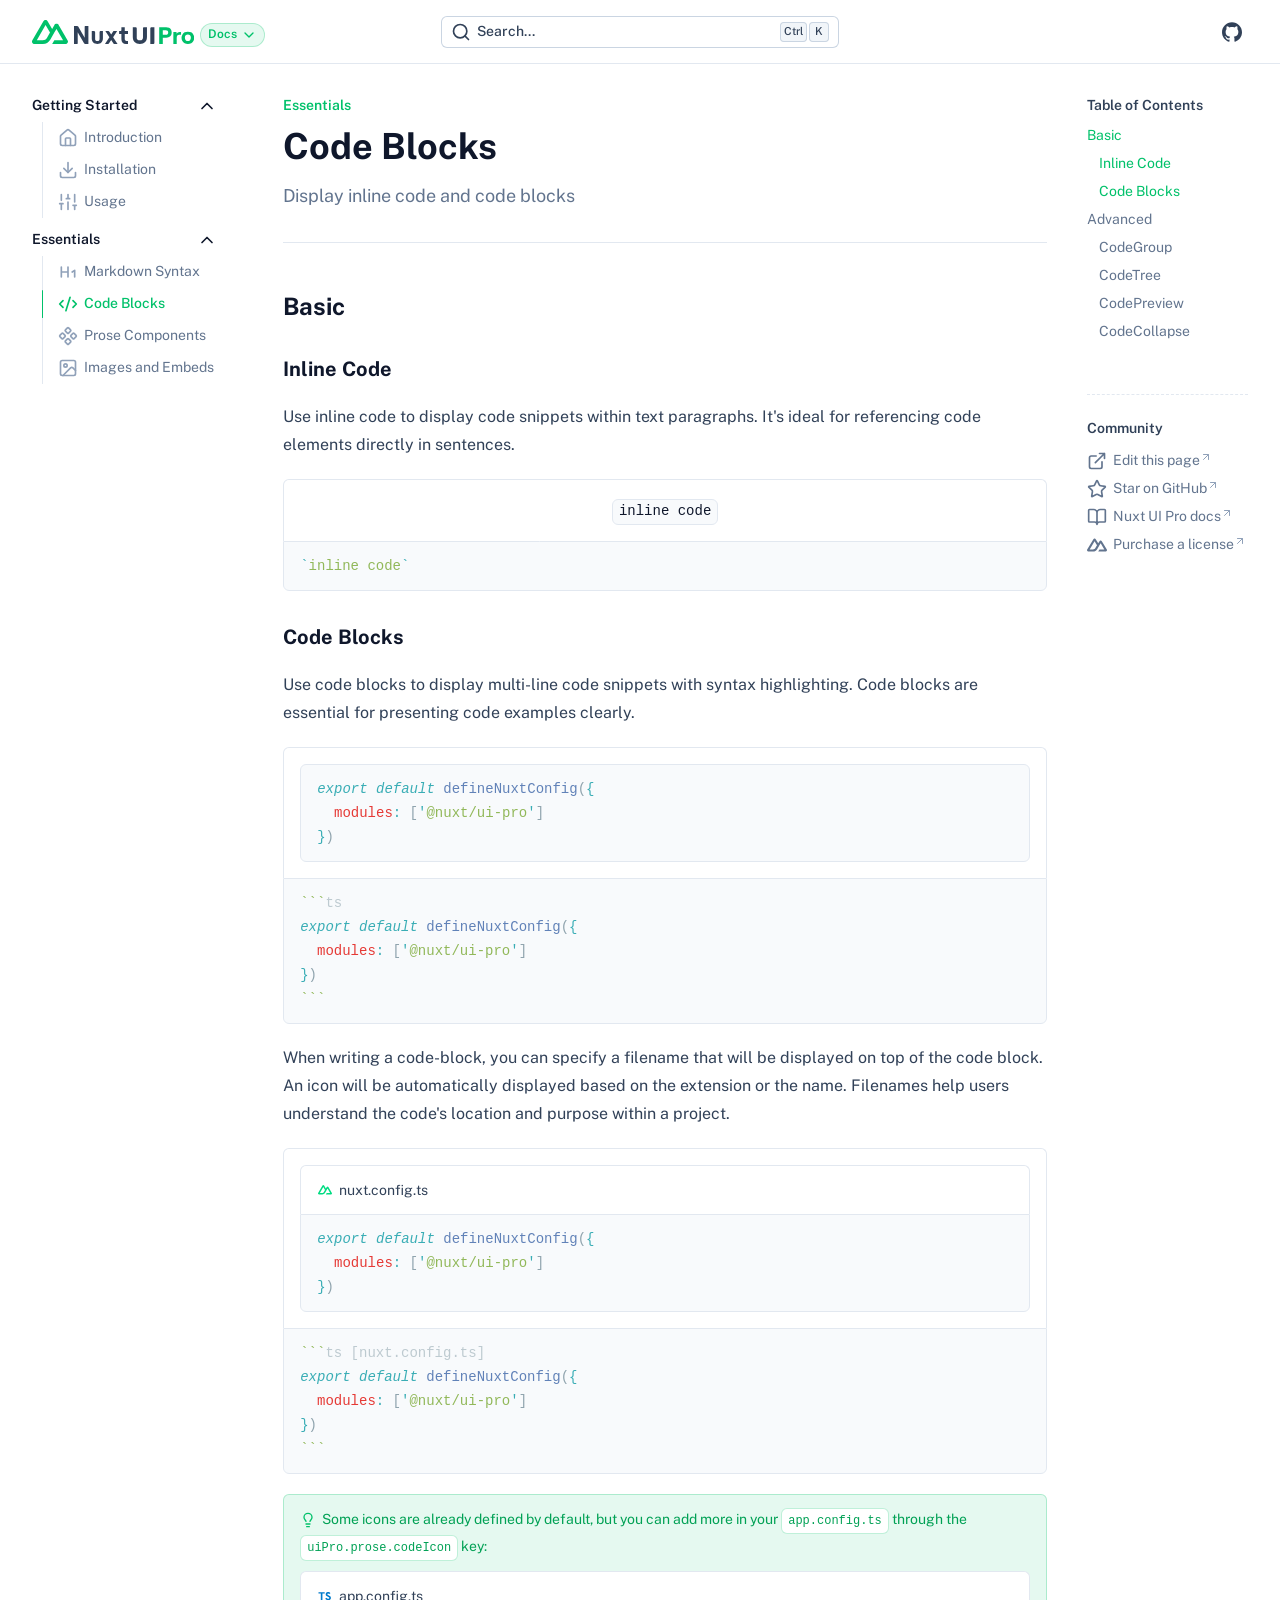
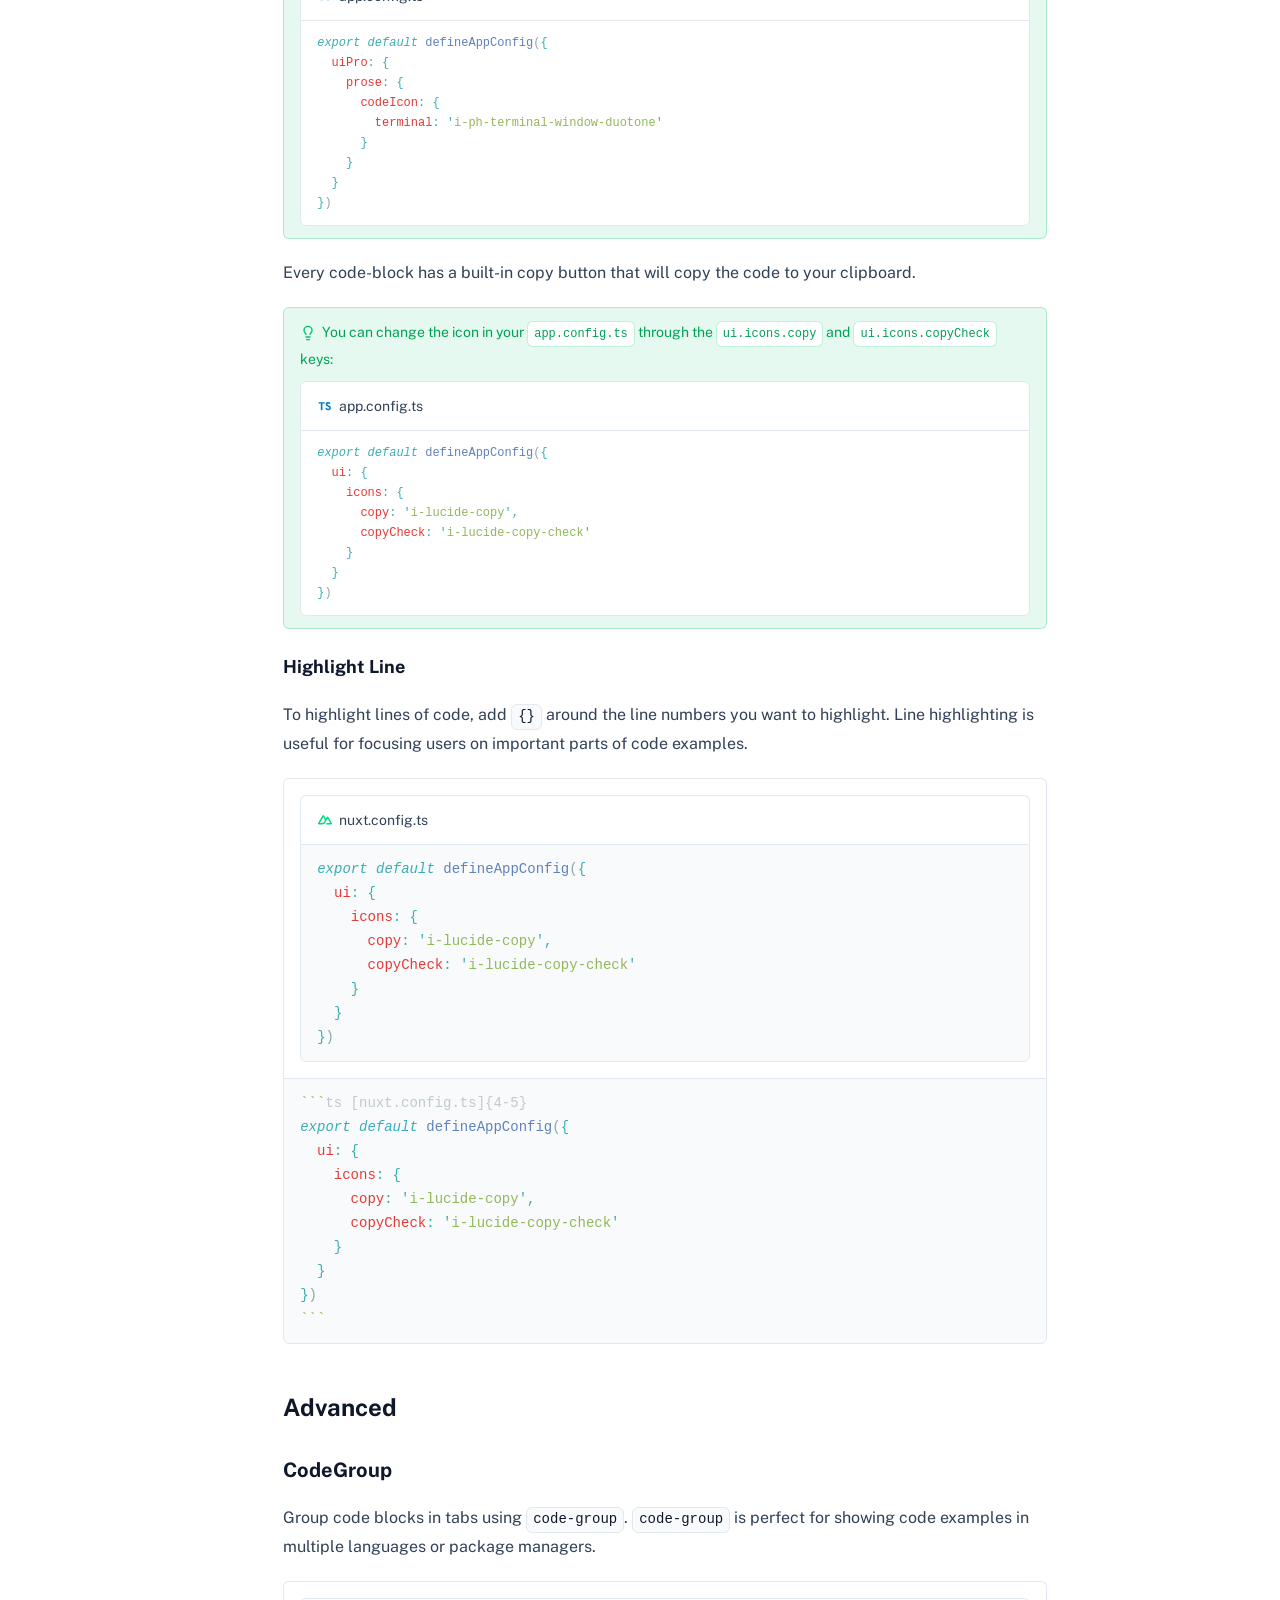
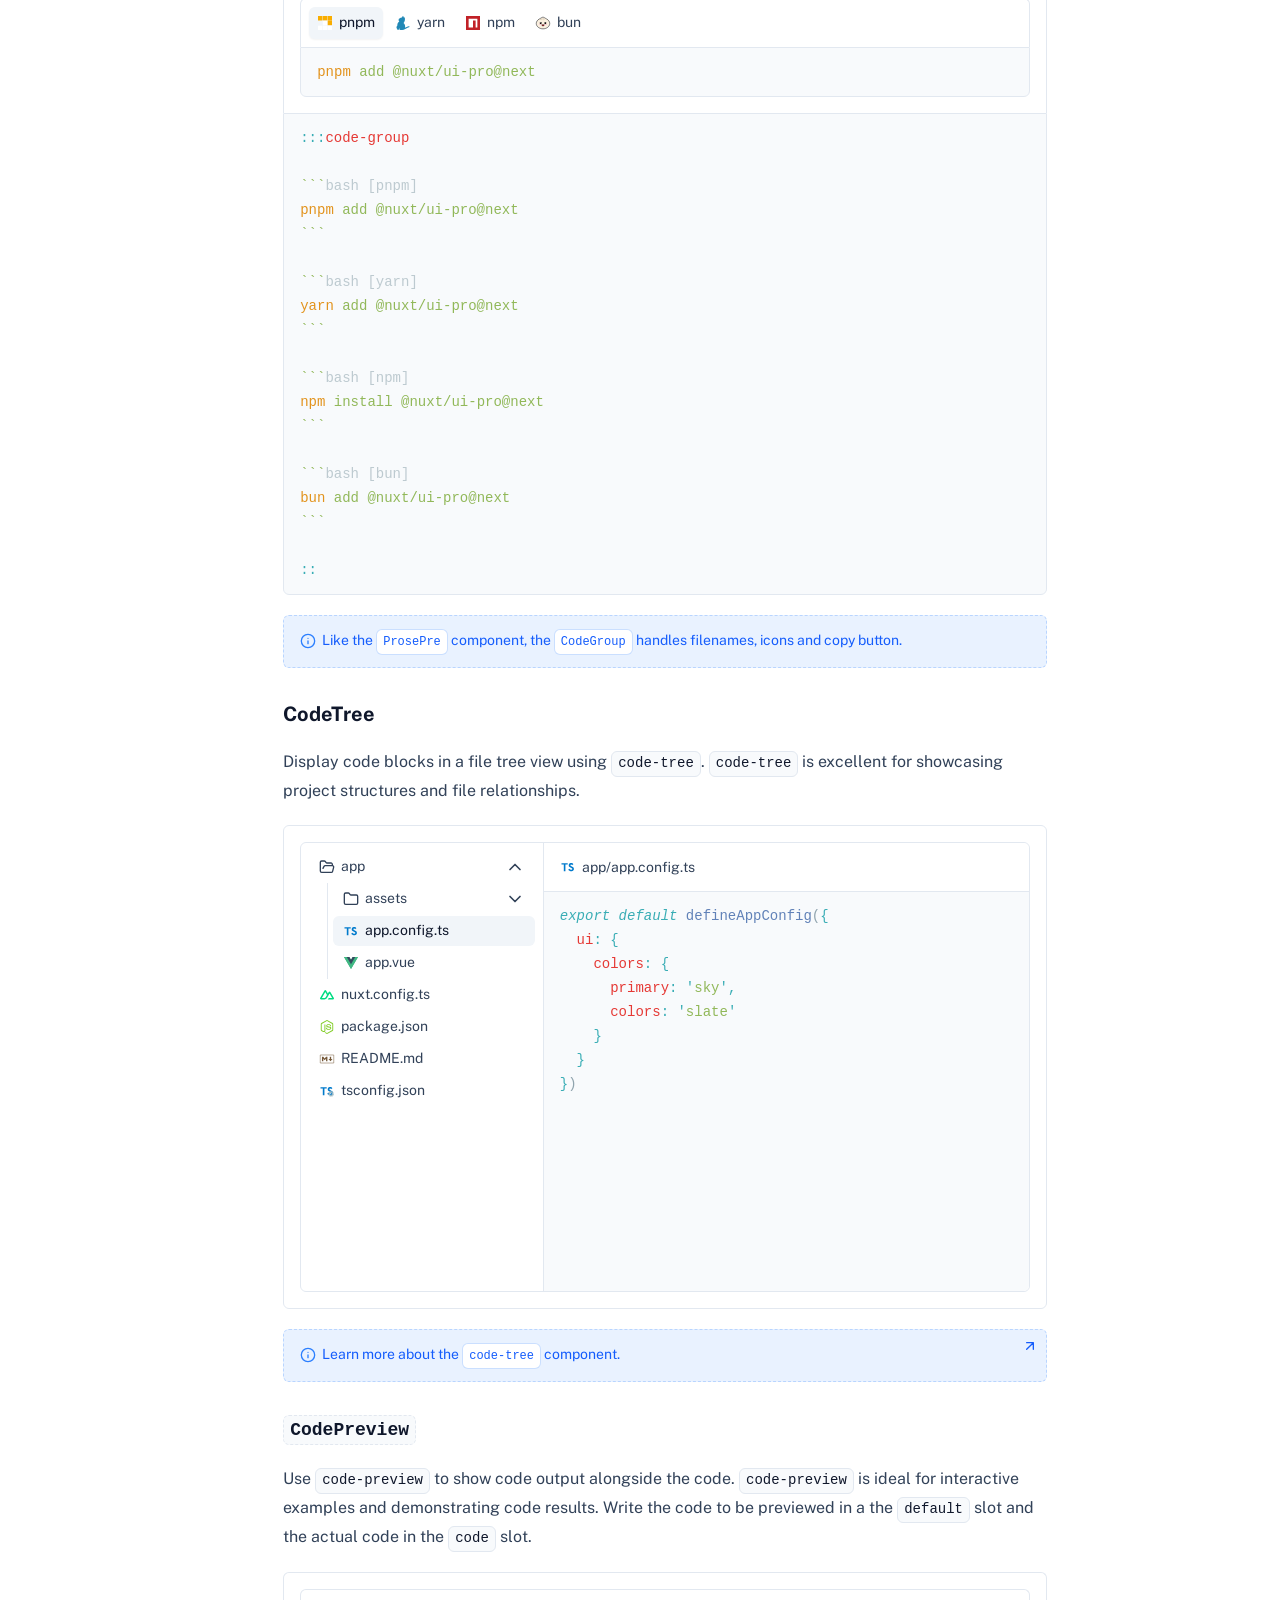
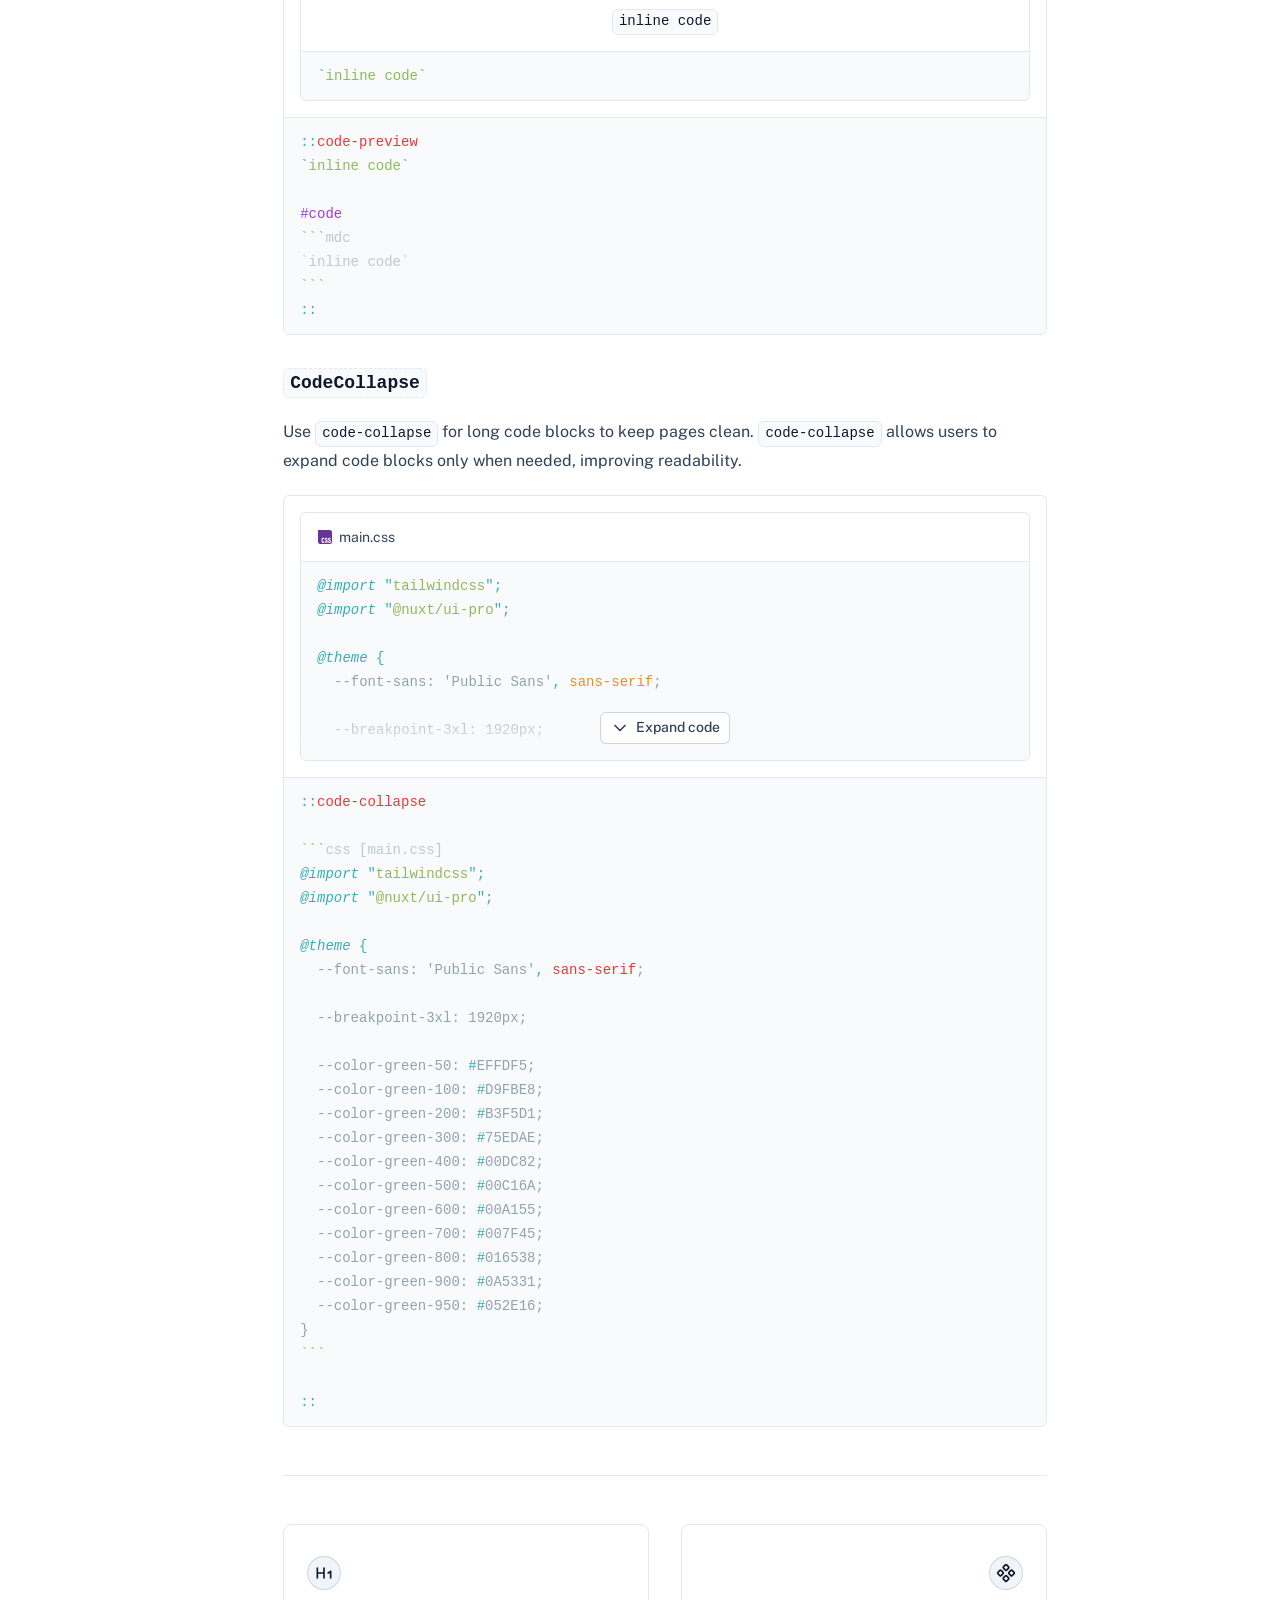
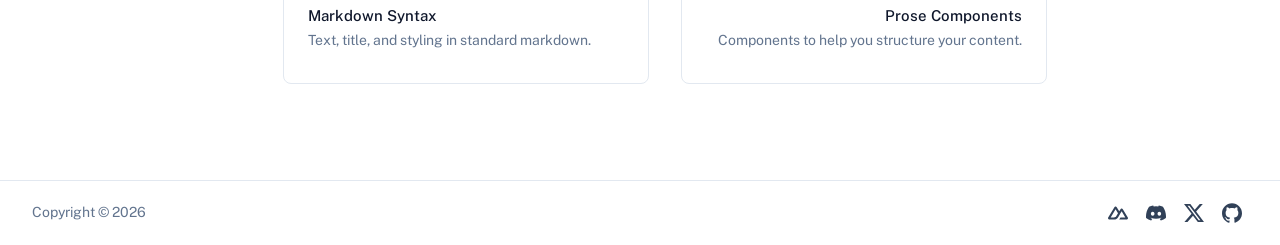
<file: essentials/code-blocks.html>
<!DOCTYPE html><html  lang="en"><head><meta charset="utf-8"><meta name="viewport" content="width=device-width, initial-scale=1"><style id="nuxt-ui-colors">@layer base {
  :root {
  --ui-color-primary-50: var(--color-green-50, oklch(98.2% 0.018 155.826));
  --ui-color-primary-100: var(--color-green-100, oklch(96.2% 0.044 156.743));
  --ui-color-primary-200: var(--color-green-200, oklch(92.5% 0.084 155.995));
  --ui-color-primary-300: var(--color-green-300, oklch(87.1% 0.15 154.449));
  --ui-color-primary-400: var(--color-green-400, oklch(79.2% 0.209 151.711));
  --ui-color-primary-500: var(--color-green-500, oklch(72.3% 0.219 149.579));
  --ui-color-primary-600: var(--color-green-600, oklch(62.7% 0.194 149.214));
  --ui-color-primary-700: var(--color-green-700, oklch(52.7% 0.154 150.069));
  --ui-color-primary-800: var(--color-green-800, oklch(44.8% 0.119 151.328));
  --ui-color-primary-900: var(--color-green-900, oklch(39.3% 0.095 152.535));
  --ui-color-primary-950: var(--color-green-950, oklch(26.6% 0.065 152.934));
  --ui-color-secondary-50: var(--color-blue-50, oklch(97% 0.014 254.604));
  --ui-color-secondary-100: var(--color-blue-100, oklch(93.2% 0.032 255.585));
  --ui-color-secondary-200: var(--color-blue-200, oklch(88.2% 0.059 254.128));
  --ui-color-secondary-300: var(--color-blue-300, oklch(80.9% 0.105 251.813));
  --ui-color-secondary-400: var(--color-blue-400, oklch(70.7% 0.165 254.624));
  --ui-color-secondary-500: var(--color-blue-500, oklch(62.3% 0.214 259.815));
  --ui-color-secondary-600: var(--color-blue-600, oklch(54.6% 0.245 262.881));
  --ui-color-secondary-700: var(--color-blue-700, oklch(48.8% 0.243 264.376));
  --ui-color-secondary-800: var(--color-blue-800, oklch(42.4% 0.199 265.638));
  --ui-color-secondary-900: var(--color-blue-900, oklch(37.9% 0.146 265.522));
  --ui-color-secondary-950: var(--color-blue-950, oklch(28.2% 0.091 267.935));
  --ui-color-success-50: var(--color-green-50, oklch(98.2% 0.018 155.826));
  --ui-color-success-100: var(--color-green-100, oklch(96.2% 0.044 156.743));
  --ui-color-success-200: var(--color-green-200, oklch(92.5% 0.084 155.995));
  --ui-color-success-300: var(--color-green-300, oklch(87.1% 0.15 154.449));
  --ui-color-success-400: var(--color-green-400, oklch(79.2% 0.209 151.711));
  --ui-color-success-500: var(--color-green-500, oklch(72.3% 0.219 149.579));
  --ui-color-success-600: var(--color-green-600, oklch(62.7% 0.194 149.214));
  --ui-color-success-700: var(--color-green-700, oklch(52.7% 0.154 150.069));
  --ui-color-success-800: var(--color-green-800, oklch(44.8% 0.119 151.328));
  --ui-color-success-900: var(--color-green-900, oklch(39.3% 0.095 152.535));
  --ui-color-success-950: var(--color-green-950, oklch(26.6% 0.065 152.934));
  --ui-color-info-50: var(--color-blue-50, oklch(97% 0.014 254.604));
  --ui-color-info-100: var(--color-blue-100, oklch(93.2% 0.032 255.585));
  --ui-color-info-200: var(--color-blue-200, oklch(88.2% 0.059 254.128));
  --ui-color-info-300: var(--color-blue-300, oklch(80.9% 0.105 251.813));
  --ui-color-info-400: var(--color-blue-400, oklch(70.7% 0.165 254.624));
  --ui-color-info-500: var(--color-blue-500, oklch(62.3% 0.214 259.815));
  --ui-color-info-600: var(--color-blue-600, oklch(54.6% 0.245 262.881));
  --ui-color-info-700: var(--color-blue-700, oklch(48.8% 0.243 264.376));
  --ui-color-info-800: var(--color-blue-800, oklch(42.4% 0.199 265.638));
  --ui-color-info-900: var(--color-blue-900, oklch(37.9% 0.146 265.522));
  --ui-color-info-950: var(--color-blue-950, oklch(28.2% 0.091 267.935));
  --ui-color-warning-50: var(--color-yellow-50, oklch(98.7% 0.026 102.212));
  --ui-color-warning-100: var(--color-yellow-100, oklch(97.3% 0.071 103.193));
  --ui-color-warning-200: var(--color-yellow-200, oklch(94.5% 0.129 101.54));
  --ui-color-warning-300: var(--color-yellow-300, oklch(90.5% 0.182 98.111));
  --ui-color-warning-400: var(--color-yellow-400, oklch(85.2% 0.199 91.936));
  --ui-color-warning-500: var(--color-yellow-500, oklch(79.5% 0.184 86.047));
  --ui-color-warning-600: var(--color-yellow-600, oklch(68.1% 0.162 75.834));
  --ui-color-warning-700: var(--color-yellow-700, oklch(55.4% 0.135 66.442));
  --ui-color-warning-800: var(--color-yellow-800, oklch(47.6% 0.114 61.907));
  --ui-color-warning-900: var(--color-yellow-900, oklch(42.1% 0.095 57.708));
  --ui-color-warning-950: var(--color-yellow-950, oklch(28.6% 0.066 53.813));
  --ui-color-error-50: var(--color-red-50, oklch(97.1% 0.013 17.38));
  --ui-color-error-100: var(--color-red-100, oklch(93.6% 0.032 17.717));
  --ui-color-error-200: var(--color-red-200, oklch(88.5% 0.062 18.334));
  --ui-color-error-300: var(--color-red-300, oklch(80.8% 0.114 19.571));
  --ui-color-error-400: var(--color-red-400, oklch(70.4% 0.191 22.216));
  --ui-color-error-500: var(--color-red-500, oklch(63.7% 0.237 25.331));
  --ui-color-error-600: var(--color-red-600, oklch(57.7% 0.245 27.325));
  --ui-color-error-700: var(--color-red-700, oklch(50.5% 0.213 27.518));
  --ui-color-error-800: var(--color-red-800, oklch(44.4% 0.177 26.899));
  --ui-color-error-900: var(--color-red-900, oklch(39.6% 0.141 25.723));
  --ui-color-error-950: var(--color-red-950, oklch(25.8% 0.092 26.042));
  --ui-color-neutral-50: var(--color-slate-50, oklch(98.4% 0.003 247.858));
  --ui-color-neutral-100: var(--color-slate-100, oklch(96.8% 0.007 247.896));
  --ui-color-neutral-200: var(--color-slate-200, oklch(92.9% 0.013 255.508));
  --ui-color-neutral-300: var(--color-slate-300, oklch(86.9% 0.022 252.894));
  --ui-color-neutral-400: var(--color-slate-400, oklch(70.4% 0.04 256.788));
  --ui-color-neutral-500: var(--color-slate-500, oklch(55.4% 0.046 257.417));
  --ui-color-neutral-600: var(--color-slate-600, oklch(44.6% 0.043 257.281));
  --ui-color-neutral-700: var(--color-slate-700, oklch(37.2% 0.044 257.287));
  --ui-color-neutral-800: var(--color-slate-800, oklch(27.9% 0.041 260.031));
  --ui-color-neutral-900: var(--color-slate-900, oklch(20.8% 0.042 265.755));
  --ui-color-neutral-950: var(--color-slate-950, oklch(12.9% 0.042 264.695));
  }
  :root, .light {
  --ui-primary: var(--ui-color-primary-500);
  --ui-secondary: var(--ui-color-secondary-500);
  --ui-success: var(--ui-color-success-500);
  --ui-info: var(--ui-color-info-500);
  --ui-warning: var(--ui-color-warning-500);
  --ui-error: var(--ui-color-error-500);
  }
  .dark {
  --ui-primary: var(--ui-color-primary-400);
  --ui-secondary: var(--ui-color-secondary-400);
  --ui-success: var(--ui-color-success-400);
  --ui-info: var(--ui-color-info-400);
  --ui-warning: var(--ui-color-warning-400);
  --ui-error: var(--ui-color-error-400);
  }
}</style><title>Code Blocks - Nuxt Docs Template</title><style>/*! tailwindcss v4.1.10 | MIT License | https://tailwindcss.com */.shiki span.line{display:block}.shiki span.line.highlight{background-color:var(--ui-bg-accented);margin:0 -16px;padding:0 16px}@supports (color:color-mix(in lab,red,red)){.shiki span.line.highlight{background-color:color-mix(in oklab,var(--ui-bg-accented)50%,transparent)}}</style><link rel="stylesheet" href="/_nuxt/entry.BOG4SA-D.css" crossorigin><style>@layer components {:where(.i-lucide\:arrow-up-right){display:inline-block;width:1em;height:1em;background-color:currentColor;-webkit-mask-image:var(--svg);mask-image:var(--svg);-webkit-mask-repeat:no-repeat;mask-repeat:no-repeat;-webkit-mask-size:100% 100%;mask-size:100% 100%;--svg:url("data:image/svg+xml,%3Csvg xmlns='http://www.w3.org/2000/svg' viewBox='0 0 24 24' width='24' height='24'%3E%3Cpath fill='none' stroke='black' stroke-linecap='round' stroke-linejoin='round' stroke-width='2' d='M7 7h10v10M7 17L17 7'/%3E%3C/svg%3E")}:where(.i-lucide\:book-open){display:inline-block;width:1em;height:1em;background-color:currentColor;-webkit-mask-image:var(--svg);mask-image:var(--svg);-webkit-mask-repeat:no-repeat;mask-repeat:no-repeat;-webkit-mask-size:100% 100%;mask-size:100% 100%;--svg:url("data:image/svg+xml,%3Csvg xmlns='http://www.w3.org/2000/svg' viewBox='0 0 24 24' width='24' height='24'%3E%3Cpath fill='none' stroke='black' stroke-linecap='round' stroke-linejoin='round' stroke-width='2' d='M12 7v14m-9-3a1 1 0 0 1-1-1V4a1 1 0 0 1 1-1h5a4 4 0 0 1 4 4a4 4 0 0 1 4-4h5a1 1 0 0 1 1 1v13a1 1 0 0 1-1 1h-6a3 3 0 0 0-3 3a3 3 0 0 0-3-3z'/%3E%3C/svg%3E")}:where(.i-lucide\:chevron-down){display:inline-block;width:1em;height:1em;background-color:currentColor;-webkit-mask-image:var(--svg);mask-image:var(--svg);-webkit-mask-repeat:no-repeat;mask-repeat:no-repeat;-webkit-mask-size:100% 100%;mask-size:100% 100%;--svg:url("data:image/svg+xml,%3Csvg xmlns='http://www.w3.org/2000/svg' viewBox='0 0 24 24' width='24' height='24'%3E%3Cpath fill='none' stroke='black' stroke-linecap='round' stroke-linejoin='round' stroke-width='2' d='m6 9l6 6l6-6'/%3E%3C/svg%3E")}:where(.i-lucide\:code-xml){display:inline-block;width:1em;height:1em;background-color:currentColor;-webkit-mask-image:var(--svg);mask-image:var(--svg);-webkit-mask-repeat:no-repeat;mask-repeat:no-repeat;-webkit-mask-size:100% 100%;mask-size:100% 100%;--svg:url("data:image/svg+xml,%3Csvg xmlns='http://www.w3.org/2000/svg' viewBox='0 0 24 24' width='24' height='24'%3E%3Cpath fill='none' stroke='black' stroke-linecap='round' stroke-linejoin='round' stroke-width='2' d='m18 16l4-4l-4-4M6 8l-4 4l4 4m8.5-12l-5 16'/%3E%3C/svg%3E")}:where(.i-lucide\:component){display:inline-block;width:1em;height:1em;background-color:currentColor;-webkit-mask-image:var(--svg);mask-image:var(--svg);-webkit-mask-repeat:no-repeat;mask-repeat:no-repeat;-webkit-mask-size:100% 100%;mask-size:100% 100%;--svg:url("data:image/svg+xml,%3Csvg xmlns='http://www.w3.org/2000/svg' viewBox='0 0 24 24' width='24' height='24'%3E%3Cpath fill='none' stroke='black' stroke-linecap='round' stroke-linejoin='round' stroke-width='2' d='M15.536 11.293a1 1 0 0 0 0 1.414l2.376 2.377a1 1 0 0 0 1.414 0l2.377-2.377a1 1 0 0 0 0-1.414l-2.377-2.377a1 1 0 0 0-1.414 0zm-13.239 0a1 1 0 0 0 0 1.414l2.377 2.377a1 1 0 0 0 1.414 0l2.377-2.377a1 1 0 0 0 0-1.414L6.088 8.916a1 1 0 0 0-1.414 0zm6.619 6.619a1 1 0 0 0 0 1.415l2.377 2.376a1 1 0 0 0 1.414 0l2.377-2.376a1 1 0 0 0 0-1.415l-2.377-2.376a1 1 0 0 0-1.414 0zm0-13.238a1 1 0 0 0 0 1.414l2.377 2.376a1 1 0 0 0 1.414 0l2.377-2.376a1 1 0 0 0 0-1.414l-2.377-2.377a1 1 0 0 0-1.414 0z'/%3E%3C/svg%3E")}:where(.i-lucide\:copy){display:inline-block;width:1em;height:1em;background-color:currentColor;-webkit-mask-image:var(--svg);mask-image:var(--svg);-webkit-mask-repeat:no-repeat;mask-repeat:no-repeat;-webkit-mask-size:100% 100%;mask-size:100% 100%;--svg:url("data:image/svg+xml,%3Csvg xmlns='http://www.w3.org/2000/svg' viewBox='0 0 24 24' width='24' height='24'%3E%3Cg fill='none' stroke='black' stroke-linecap='round' stroke-linejoin='round' stroke-width='2'%3E%3Crect width='14' height='14' x='8' y='8' rx='2' ry='2'/%3E%3Cpath d='M4 16c-1.1 0-2-.9-2-2V4c0-1.1.9-2 2-2h10c1.1 0 2 .9 2 2'/%3E%3C/g%3E%3C/svg%3E")}:where(.i-lucide\:download){display:inline-block;width:1em;height:1em;background-color:currentColor;-webkit-mask-image:var(--svg);mask-image:var(--svg);-webkit-mask-repeat:no-repeat;mask-repeat:no-repeat;-webkit-mask-size:100% 100%;mask-size:100% 100%;--svg:url("data:image/svg+xml,%3Csvg xmlns='http://www.w3.org/2000/svg' viewBox='0 0 24 24' width='24' height='24'%3E%3Cg fill='none' stroke='black' stroke-linecap='round' stroke-linejoin='round' stroke-width='2'%3E%3Cpath d='M12 15V3m9 12v4a2 2 0 0 1-2 2H5a2 2 0 0 1-2-2v-4'/%3E%3Cpath d='m7 10l5 5l5-5'/%3E%3C/g%3E%3C/svg%3E")}:where(.i-lucide\:external-link){display:inline-block;width:1em;height:1em;background-color:currentColor;-webkit-mask-image:var(--svg);mask-image:var(--svg);-webkit-mask-repeat:no-repeat;mask-repeat:no-repeat;-webkit-mask-size:100% 100%;mask-size:100% 100%;--svg:url("data:image/svg+xml,%3Csvg xmlns='http://www.w3.org/2000/svg' viewBox='0 0 24 24' width='24' height='24'%3E%3Cpath fill='none' stroke='black' stroke-linecap='round' stroke-linejoin='round' stroke-width='2' d='M15 3h6v6m-11 5L21 3m-3 10v6a2 2 0 0 1-2 2H5a2 2 0 0 1-2-2V8a2 2 0 0 1 2-2h6'/%3E%3C/svg%3E")}:where(.i-lucide\:folder){display:inline-block;width:1em;height:1em;background-color:currentColor;-webkit-mask-image:var(--svg);mask-image:var(--svg);-webkit-mask-repeat:no-repeat;mask-repeat:no-repeat;-webkit-mask-size:100% 100%;mask-size:100% 100%;--svg:url("data:image/svg+xml,%3Csvg xmlns='http://www.w3.org/2000/svg' viewBox='0 0 24 24' width='24' height='24'%3E%3Cpath fill='none' stroke='black' stroke-linecap='round' stroke-linejoin='round' stroke-width='2' d='M20 20a2 2 0 0 0 2-2V8a2 2 0 0 0-2-2h-7.9a2 2 0 0 1-1.69-.9L9.6 3.9A2 2 0 0 0 7.93 3H4a2 2 0 0 0-2 2v13a2 2 0 0 0 2 2Z'/%3E%3C/svg%3E")}:where(.i-lucide\:folder-open){display:inline-block;width:1em;height:1em;background-color:currentColor;-webkit-mask-image:var(--svg);mask-image:var(--svg);-webkit-mask-repeat:no-repeat;mask-repeat:no-repeat;-webkit-mask-size:100% 100%;mask-size:100% 100%;--svg:url("data:image/svg+xml,%3Csvg xmlns='http://www.w3.org/2000/svg' viewBox='0 0 24 24' width='24' height='24'%3E%3Cpath fill='none' stroke='black' stroke-linecap='round' stroke-linejoin='round' stroke-width='2' d='m6 14l1.5-2.9A2 2 0 0 1 9.24 10H20a2 2 0 0 1 1.94 2.5l-1.54 6a2 2 0 0 1-1.95 1.5H4a2 2 0 0 1-2-2V5a2 2 0 0 1 2-2h3.9a2 2 0 0 1 1.69.9l.81 1.2a2 2 0 0 0 1.67.9H18a2 2 0 0 1 2 2v2'/%3E%3C/svg%3E")}:where(.i-lucide\:hash){display:inline-block;width:1em;height:1em;background-color:currentColor;-webkit-mask-image:var(--svg);mask-image:var(--svg);-webkit-mask-repeat:no-repeat;mask-repeat:no-repeat;-webkit-mask-size:100% 100%;mask-size:100% 100%;--svg:url("data:image/svg+xml,%3Csvg xmlns='http://www.w3.org/2000/svg' viewBox='0 0 24 24' width='24' height='24'%3E%3Cpath fill='none' stroke='black' stroke-linecap='round' stroke-linejoin='round' stroke-width='2' d='M4 9h16M4 15h16M10 3L8 21m8-18l-2 18'/%3E%3C/svg%3E")}:where(.i-lucide\:heading-1){display:inline-block;width:1em;height:1em;background-color:currentColor;-webkit-mask-image:var(--svg);mask-image:var(--svg);-webkit-mask-repeat:no-repeat;mask-repeat:no-repeat;-webkit-mask-size:100% 100%;mask-size:100% 100%;--svg:url("data:image/svg+xml,%3Csvg xmlns='http://www.w3.org/2000/svg' viewBox='0 0 24 24' width='24' height='24'%3E%3Cpath fill='none' stroke='black' stroke-linecap='round' stroke-linejoin='round' stroke-width='2' d='M4 12h8m-8 6V6m8 12V6m5 6l3-2v8'/%3E%3C/svg%3E")}:where(.i-lucide\:house){display:inline-block;width:1em;height:1em;background-color:currentColor;-webkit-mask-image:var(--svg);mask-image:var(--svg);-webkit-mask-repeat:no-repeat;mask-repeat:no-repeat;-webkit-mask-size:100% 100%;mask-size:100% 100%;--svg:url("data:image/svg+xml,%3Csvg xmlns='http://www.w3.org/2000/svg' viewBox='0 0 24 24' width='24' height='24'%3E%3Cg fill='none' stroke='black' stroke-linecap='round' stroke-linejoin='round' stroke-width='2'%3E%3Cpath d='M15 21v-8a1 1 0 0 0-1-1h-4a1 1 0 0 0-1 1v8'/%3E%3Cpath d='M3 10a2 2 0 0 1 .709-1.528l7-5.999a2 2 0 0 1 2.582 0l7 5.999A2 2 0 0 1 21 10v9a2 2 0 0 1-2 2H5a2 2 0 0 1-2-2z'/%3E%3C/g%3E%3C/svg%3E")}:where(.i-lucide\:image){display:inline-block;width:1em;height:1em;background-color:currentColor;-webkit-mask-image:var(--svg);mask-image:var(--svg);-webkit-mask-repeat:no-repeat;mask-repeat:no-repeat;-webkit-mask-size:100% 100%;mask-size:100% 100%;--svg:url("data:image/svg+xml,%3Csvg xmlns='http://www.w3.org/2000/svg' viewBox='0 0 24 24' width='24' height='24'%3E%3Cg fill='none' stroke='black' stroke-linecap='round' stroke-linejoin='round' stroke-width='2'%3E%3Crect width='18' height='18' x='3' y='3' rx='2' ry='2'/%3E%3Ccircle cx='9' cy='9' r='2'/%3E%3Cpath d='m21 15l-3.086-3.086a2 2 0 0 0-2.828 0L6 21'/%3E%3C/g%3E%3C/svg%3E")}:where(.i-lucide\:info){display:inline-block;width:1em;height:1em;background-color:currentColor;-webkit-mask-image:var(--svg);mask-image:var(--svg);-webkit-mask-repeat:no-repeat;mask-repeat:no-repeat;-webkit-mask-size:100% 100%;mask-size:100% 100%;--svg:url("data:image/svg+xml,%3Csvg xmlns='http://www.w3.org/2000/svg' viewBox='0 0 24 24' width='24' height='24'%3E%3Cg fill='none' stroke='black' stroke-linecap='round' stroke-linejoin='round' stroke-width='2'%3E%3Ccircle cx='12' cy='12' r='10'/%3E%3Cpath d='M12 16v-4m0-4h.01'/%3E%3C/g%3E%3C/svg%3E")}:where(.i-lucide\:lightbulb){display:inline-block;width:1em;height:1em;background-color:currentColor;-webkit-mask-image:var(--svg);mask-image:var(--svg);-webkit-mask-repeat:no-repeat;mask-repeat:no-repeat;-webkit-mask-size:100% 100%;mask-size:100% 100%;--svg:url("data:image/svg+xml,%3Csvg xmlns='http://www.w3.org/2000/svg' viewBox='0 0 24 24' width='24' height='24'%3E%3Cpath fill='none' stroke='black' stroke-linecap='round' stroke-linejoin='round' stroke-width='2' d='M15 14c.2-1 .7-1.7 1.5-2.5c1-.9 1.5-2.2 1.5-3.5A6 6 0 0 0 6 8c0 1 .2 2.2 1.5 3.5c.7.7 1.3 1.5 1.5 2.5m0 4h6m-5 4h4'/%3E%3C/svg%3E")}:where(.i-lucide\:menu){display:inline-block;width:1em;height:1em;background-color:currentColor;-webkit-mask-image:var(--svg);mask-image:var(--svg);-webkit-mask-repeat:no-repeat;mask-repeat:no-repeat;-webkit-mask-size:100% 100%;mask-size:100% 100%;--svg:url("data:image/svg+xml,%3Csvg xmlns='http://www.w3.org/2000/svg' viewBox='0 0 24 24' width='24' height='24'%3E%3Cpath fill='none' stroke='black' stroke-linecap='round' stroke-linejoin='round' stroke-width='2' d='M4 12h16M4 18h16M4 6h16'/%3E%3C/svg%3E")}:where(.i-lucide\:search){display:inline-block;width:1em;height:1em;background-color:currentColor;-webkit-mask-image:var(--svg);mask-image:var(--svg);-webkit-mask-repeat:no-repeat;mask-repeat:no-repeat;-webkit-mask-size:100% 100%;mask-size:100% 100%;--svg:url("data:image/svg+xml,%3Csvg xmlns='http://www.w3.org/2000/svg' viewBox='0 0 24 24' width='24' height='24'%3E%3Cg fill='none' stroke='black' stroke-linecap='round' stroke-linejoin='round' stroke-width='2'%3E%3Cpath d='m21 21l-4.34-4.34'/%3E%3Ccircle cx='11' cy='11' r='8'/%3E%3C/g%3E%3C/svg%3E")}:where(.i-lucide\:sliders){display:inline-block;width:1em;height:1em;background-color:currentColor;-webkit-mask-image:var(--svg);mask-image:var(--svg);-webkit-mask-repeat:no-repeat;mask-repeat:no-repeat;-webkit-mask-size:100% 100%;mask-size:100% 100%;--svg:url("data:image/svg+xml,%3Csvg xmlns='http://www.w3.org/2000/svg' viewBox='0 0 24 24' width='24' height='24'%3E%3Cpath fill='none' stroke='black' stroke-linecap='round' stroke-linejoin='round' stroke-width='2' d='M4 21v-7m0-4V3m8 18v-9m0-4V3m8 18v-5m0-4V3M2 14h4m4-6h4m4 8h4'/%3E%3C/svg%3E")}:where(.i-lucide\:star){display:inline-block;width:1em;height:1em;background-color:currentColor;-webkit-mask-image:var(--svg);mask-image:var(--svg);-webkit-mask-repeat:no-repeat;mask-repeat:no-repeat;-webkit-mask-size:100% 100%;mask-size:100% 100%;--svg:url("data:image/svg+xml,%3Csvg xmlns='http://www.w3.org/2000/svg' viewBox='0 0 24 24' width='24' height='24'%3E%3Cpath fill='none' stroke='black' stroke-linecap='round' stroke-linejoin='round' stroke-width='2' d='M11.525 2.295a.53.53 0 0 1 .95 0l2.31 4.679a2.12 2.12 0 0 0 1.595 1.16l5.166.756a.53.53 0 0 1 .294.904l-3.736 3.638a2.12 2.12 0 0 0-.611 1.878l.882 5.14a.53.53 0 0 1-.771.56l-4.618-2.428a2.12 2.12 0 0 0-1.973 0L6.396 21.01a.53.53 0 0 1-.77-.56l.881-5.139a2.12 2.12 0 0 0-.611-1.879L2.16 9.795a.53.53 0 0 1 .294-.906l5.165-.755a2.12 2.12 0 0 0 1.597-1.16z'/%3E%3C/svg%3E")}:where(.i-simple-icons\:discord){display:inline-block;width:1em;height:1em;background-color:currentColor;-webkit-mask-image:var(--svg);mask-image:var(--svg);-webkit-mask-repeat:no-repeat;mask-repeat:no-repeat;-webkit-mask-size:100% 100%;mask-size:100% 100%;--svg:url("data:image/svg+xml,%3Csvg xmlns='http://www.w3.org/2000/svg' viewBox='0 0 24 24' width='24' height='24'%3E%3Cpath fill='black' d='M20.317 4.37a19.8 19.8 0 0 0-4.885-1.515a.074.074 0 0 0-.079.037c-.21.375-.444.864-.608 1.25a18.3 18.3 0 0 0-5.487 0a13 13 0 0 0-.617-1.25a.08.08 0 0 0-.079-.037A19.7 19.7 0 0 0 3.677 4.37a.1.1 0 0 0-.032.027C.533 9.046-.32 13.58.099 18.057a.08.08 0 0 0 .031.057a19.9 19.9 0 0 0 5.993 3.03a.08.08 0 0 0 .084-.028a14 14 0 0 0 1.226-1.994a.076.076 0 0 0-.041-.106a13 13 0 0 1-1.872-.892a.077.077 0 0 1-.008-.128a10 10 0 0 0 .372-.292a.07.07 0 0 1 .077-.01c3.928 1.793 8.18 1.793 12.062 0a.07.07 0 0 1 .078.01q.181.149.373.292a.077.077 0 0 1-.006.127a12.3 12.3 0 0 1-1.873.892a.077.077 0 0 0-.041.107c.36.698.772 1.362 1.225 1.993a.08.08 0 0 0 .084.028a19.8 19.8 0 0 0 6.002-3.03a.08.08 0 0 0 .032-.054c.5-5.177-.838-9.674-3.549-13.66a.06.06 0 0 0-.031-.03M8.02 15.33c-1.182 0-2.157-1.085-2.157-2.419c0-1.333.956-2.419 2.157-2.419c1.21 0 2.176 1.096 2.157 2.42c0 1.333-.956 2.418-2.157 2.418m7.975 0c-1.183 0-2.157-1.085-2.157-2.419c0-1.333.955-2.419 2.157-2.419c1.21 0 2.176 1.096 2.157 2.42c0 1.333-.946 2.418-2.157 2.418'/%3E%3C/svg%3E")}:where(.i-simple-icons\:github){display:inline-block;width:1em;height:1em;background-color:currentColor;-webkit-mask-image:var(--svg);mask-image:var(--svg);-webkit-mask-repeat:no-repeat;mask-repeat:no-repeat;-webkit-mask-size:100% 100%;mask-size:100% 100%;--svg:url("data:image/svg+xml,%3Csvg xmlns='http://www.w3.org/2000/svg' viewBox='0 0 24 24' width='24' height='24'%3E%3Cpath fill='black' d='M12 .297c-6.63 0-12 5.373-12 12c0 5.303 3.438 9.8 8.205 11.385c.6.113.82-.258.82-.577c0-.285-.01-1.04-.015-2.04c-3.338.724-4.042-1.61-4.042-1.61C4.422 18.07 3.633 17.7 3.633 17.7c-1.087-.744.084-.729.084-.729c1.205.084 1.838 1.236 1.838 1.236c1.07 1.835 2.809 1.305 3.495.998c.108-.776.417-1.305.76-1.605c-2.665-.3-5.466-1.332-5.466-5.93c0-1.31.465-2.38 1.235-3.22c-.135-.303-.54-1.523.105-3.176c0 0 1.005-.322 3.3 1.23c.96-.267 1.98-.399 3-.405c1.02.006 2.04.138 3 .405c2.28-1.552 3.285-1.23 3.285-1.23c.645 1.653.24 2.873.12 3.176c.765.84 1.23 1.91 1.23 3.22c0 4.61-2.805 5.625-5.475 5.92c.42.36.81 1.096.81 2.22c0 1.606-.015 2.896-.015 3.286c0 .315.21.69.825.57C20.565 22.092 24 17.592 24 12.297c0-6.627-5.373-12-12-12'/%3E%3C/svg%3E")}:where(.i-simple-icons\:nuxtdotjs){display:inline-block;width:1em;height:1em;background-color:currentColor;-webkit-mask-image:var(--svg);mask-image:var(--svg);-webkit-mask-repeat:no-repeat;mask-repeat:no-repeat;-webkit-mask-size:100% 100%;mask-size:100% 100%;--svg:url("data:image/svg+xml,%3Csvg xmlns='http://www.w3.org/2000/svg' viewBox='0 0 24 24' width='24' height='24'%3E%3Cpath fill='black' d='M13.464 19.83h8.922c.283 0 .562-.073.807-.21a1.6 1.6 0 0 0 .591-.574a1.53 1.53 0 0 0 .216-.783a1.53 1.53 0 0 0-.217-.782L17.792 7.414a1.6 1.6 0 0 0-.591-.573a1.65 1.65 0 0 0-.807-.21c-.283 0-.562.073-.807.21a1.6 1.6 0 0 0-.59.573L13.463 9.99L10.47 4.953a1.6 1.6 0 0 0-.591-.573a1.65 1.65 0 0 0-.807-.21c-.284 0-.562.073-.807.21a1.6 1.6 0 0 0-.591.573L.216 17.481a1.53 1.53 0 0 0-.217.782c0 .275.074.545.216.783a1.6 1.6 0 0 0 .59.574c.246.137.525.21.808.21h5.6c2.22 0 3.856-.946 4.982-2.79l2.733-4.593l1.464-2.457l4.395 7.382h-5.859Zm-6.341-2.46l-3.908-.002l5.858-9.842l2.923 4.921l-1.957 3.29c-.748 1.196-1.597 1.632-2.916 1.632'/%3E%3C/svg%3E")}:where(.i-simple-icons\:x){display:inline-block;width:1em;height:1em;background-color:currentColor;-webkit-mask-image:var(--svg);mask-image:var(--svg);-webkit-mask-repeat:no-repeat;mask-repeat:no-repeat;-webkit-mask-size:100% 100%;mask-size:100% 100%;--svg:url("data:image/svg+xml,%3Csvg xmlns='http://www.w3.org/2000/svg' viewBox='0 0 24 24' width='24' height='24'%3E%3Cpath fill='black' d='M18.901 1.153h3.68l-8.04 9.19L24 22.846h-7.406l-5.8-7.584l-6.638 7.584H.474l8.6-9.83L0 1.154h7.594l5.243 6.932ZM17.61 20.644h2.039L6.486 3.24H4.298Z'/%3E%3C/svg%3E")}:where(.i-vscode-icons\:file-type-bun){display:inline-block;width:1em;height:1em;background-repeat:no-repeat;background-size:100% 100%;background-image:url("data:image/svg+xml,%3Csvg xmlns='http://www.w3.org/2000/svg' viewBox='0 0 32 32' width='32' height='32'%3E%3Cpath fill='%23fbf0df' d='M29 17c0 5.65-5.82 10.23-13 10.23S3 22.61 3 17c0-3.5 2.24-6.6 5.66-8.44S14.21 4.81 16 4.81s3.32 1.54 7.34 3.71C26.76 10.36 29 13.46 29 17'/%3E%3Cpath fill='none' stroke='%23000' d='M16 27.65c7.32 0 13.46-4.65 13.46-10.65c0-3.72-2.37-7-5.89-8.85c-1.39-.75-2.46-1.41-3.37-2l-1.13-.69A6.14 6.14 0 0 0 16 4.35a6.9 6.9 0 0 0-3.3 1.23c-.42.24-.86.51-1.32.8c-.87.54-1.83 1.13-3 1.73C4.91 10 2.54 13.24 2.54 17c0 6 6.14 10.65 13.46 10.65Z'/%3E%3Cellipse cx='21.65' cy='18.62' fill='%23febbd0' rx='2.17' ry='1.28'/%3E%3Cellipse cx='10.41' cy='18.62' fill='%23febbd0' rx='2.17' ry='1.28'/%3E%3Cpath fill-rule='evenodd' d='M11.43 18.11a2 2 0 1 0-2-2.05a2.05 2.05 0 0 0 2 2.05m9.2 0a2 2 0 1 0-2-2.05a2 2 0 0 0 2 2.05'/%3E%3Cpath fill='%23fff' fill-rule='evenodd' d='M10.79 16.19a.77.77 0 1 0-.76-.77a.76.76 0 0 0 .76.77m9.2 0a.77.77 0 1 0 0-1.53a.77.77 0 0 0 0 1.53'/%3E%3Cpath fill='%23b71422' stroke='%23000' stroke-width='.75' d='M18.62 19.67a3.3 3.3 0 0 1-1.09 1.75a2.48 2.48 0 0 1-1.5.69a2.53 2.53 0 0 1-1.5-.69a3.28 3.28 0 0 1-1.08-1.75a.26.26 0 0 1 .29-.3h4.58a.27.27 0 0 1 .3.3Z'/%3E%3Cpath fill='%23ccbea7' fill-rule='evenodd' d='M14.93 5.75a6.1 6.1 0 0 1-2.09 4.62c-.1.09 0 .27.11.22c1.25-.49 2.94-1.94 2.23-4.88c-.03-.15-.25-.11-.25.04m.85 0a6 6 0 0 1 .57 5c0 .13.12.24.21.13c.83-1 1.54-3.11-.59-5.31c-.1-.11-.27.04-.19.17Zm1-.06a6.1 6.1 0 0 1 2.53 4.38c0 .14.21.17.24 0c.34-1.3.15-3.51-2.66-4.66c-.12-.02-.21.18-.09.27ZM9.94 9.55a6.27 6.27 0 0 0 3.89-3.33c.07-.13.28-.08.25.07c-.64 3-2.79 3.59-4.13 3.51c-.14-.01-.14-.21-.01-.25'/%3E%3C/svg%3E")}:where(.i-vscode-icons\:file-type-css){display:inline-block;width:1em;height:1em;background-repeat:no-repeat;background-size:100% 100%;background-image:url("data:image/svg+xml,%3Csvg xmlns='http://www.w3.org/2000/svg' viewBox='0 0 32 32' width='32' height='32'%3E%3Cpath fill='%23639' d='M1.995 1.994h23.52a4.48 4.48 0 0 1 4.48 4.48v19.04a4.48 4.48 0 0 1-4.48 4.48H6.475a4.48 4.48 0 0 1-4.48-4.48Z'/%3E%3Cpath fill='%23fff' d='M9.079 24.87v-4.704c0-1.876 1.204-2.884 3.024-2.884c1.792-.028 2.912 1.148 2.856 3.136h-2.072c.056-.756-.28-1.316-.84-1.288c-.7 0-.896.476-.896 1.372v4.088c0 .868.28 1.288.896 1.316c.644 0 .896-.644.84-1.372h2.072c.112 2.044-1.176 3.248-2.996 3.22c-1.764 0-2.884-.98-2.884-2.884m6.636-.336h1.932c.028.896.308 1.456.924 1.456s.84-.364.84-1.204c0-.7-.308-1.092-1.064-1.456l-.728-.336c-1.288-.616-1.82-1.372-1.82-2.884c0-1.68 1.064-2.856 2.8-2.856s2.66 1.204 2.688 3.164h-1.876c0-.812-.168-1.372-.784-1.372c-.56 0-.84.28-.84.98s.252.98.924 1.26l.672.308c1.428.672 2.044 1.54 2.044 3.164c0 1.932-1.092 2.996-2.884 2.996s-2.8-1.232-2.828-3.22m6.328 0h1.96c0 .896.308 1.456.896 1.456s.84-.364.84-1.204c0-.7-.28-1.092-1.064-1.456l-.728-.336c-1.288-.616-1.792-1.372-1.792-2.884c0-1.68 1.036-2.856 2.8-2.856s2.632 1.204 2.688 3.164h-1.876c-.028-.812-.196-1.372-.812-1.372c-.56 0-.812.28-.812.98s.224.98.896 1.26l.7.308c1.4.672 2.016 1.54 2.016 3.164c0 1.932-1.092 2.996-2.884 2.996s-2.8-1.232-2.828-3.22'/%3E%3C/svg%3E")}:where(.i-vscode-icons\:file-type-markdown){display:inline-block;width:1em;height:1em;background-repeat:no-repeat;background-size:100% 100%;background-image:url("data:image/svg+xml,%3Csvg xmlns='http://www.w3.org/2000/svg' viewBox='0 0 32 32' width='32' height='32'%3E%3Cpath fill='none' stroke='%23755838' d='M2.5 7.955h27v16.091h-27z'/%3E%3Cpath fill='%23755838' d='M5.909 20.636v-9.272h2.727l2.728 3.409l2.727-3.409h2.727v9.272h-2.727v-5.318l-2.727 3.409l-2.728-3.409v5.318zm17.046 0l-4.091-4.5h2.727v-4.772h2.727v4.772h2.727z'/%3E%3C/svg%3E")}:where(.i-vscode-icons\:file-type-node){display:inline-block;width:1em;height:1em;background-repeat:no-repeat;background-size:100% 100%;background-image:url("data:image/svg+xml,%3Csvg xmlns='http://www.w3.org/2000/svg' viewBox='0 0 32 32' width='32' height='32'%3E%3Cpath fill='%2383cd29' d='M16 30a2.15 2.15 0 0 1-1.076-.288L11.5 27.685c-.511-.286-.262-.387-.093-.446a6.8 6.8 0 0 0 1.549-.7a.26.26 0 0 1 .255.019l2.631 1.563a.34.34 0 0 0 .318 0l10.26-5.922a.32.32 0 0 0 .157-.278V10.075a.33.33 0 0 0-.159-.283l-10.26-5.917a.32.32 0 0 0-.317 0L5.587 9.794a.33.33 0 0 0-.162.281v11.841a.32.32 0 0 0 .161.274L8.4 23.814c1.525.762 2.459-.136 2.459-1.038V11.085a.3.3 0 0 1 .3-.3h1.3a.3.3 0 0 1 .3.3v11.692c0 2.035-1.108 3.2-3.038 3.2a4.4 4.4 0 0 1-2.363-.642l-2.697-1.547a2.17 2.17 0 0 1-1.076-1.872V10.075A2.16 2.16 0 0 1 4.661 8.2l10.261-5.924a2.25 2.25 0 0 1 2.156 0L27.338 8.2a2.17 2.17 0 0 1 1.077 1.87v11.846a2.17 2.17 0 0 1-1.077 1.872l-10.26 5.924A2.15 2.15 0 0 1 16 30'/%3E%3Cpath fill='%2383cd29' d='M14.054 17.953a.3.3 0 0 1 .3-.3h1.327a.3.3 0 0 1 .295.251c.2 1.351.8 2.032 3.513 2.032c2.161 0 3.082-.489 3.082-1.636c0-.661-.261-1.152-3.62-1.481c-2.808-.278-4.544-.9-4.544-3.144c0-2.07 1.745-3.305 4.67-3.305c3.287 0 4.914 1.141 5.12 3.589a.3.3 0 0 1-.295.323h-1.336a.3.3 0 0 1-.288-.232c-.319-1.421-1.1-1.875-3.2-1.875c-2.36 0-2.634.822-2.634 1.438c0 .746.324.964 3.51 1.385c3.153.417 4.651 1.007 4.651 3.223c0 2.236-1.864 3.516-5.115 3.516c-4.495.006-5.436-2.055-5.436-3.784'/%3E%3C/svg%3E")}:where(.i-vscode-icons\:file-type-npm){display:inline-block;width:1em;height:1em;background-repeat:no-repeat;background-size:100% 100%;background-image:url("data:image/svg+xml,%3Csvg xmlns='http://www.w3.org/2000/svg' viewBox='0 0 32 32' width='32' height='32'%3E%3Cpath fill='%23c12127' d='M2 2h28v28H2'/%3E%3Cpath fill='%23fff' d='M7.25 7.25h17.5v17.5h-3.5v-14H16v14H7.25'/%3E%3C/svg%3E")}:where(.i-vscode-icons\:file-type-nuxt){display:inline-block;width:1em;height:1em;background-repeat:no-repeat;background-size:100% 100%;background-image:url("data:image/svg+xml,%3Csvg xmlns='http://www.w3.org/2000/svg' viewBox='0 0 32 32' width='32' height='32'%3E%3Cpath fill='%2300DC82' d='M17.708 25h10.409c.33 0 .655-.088.942-.254a1.9 1.9 0 0 0 .689-.696a1.91 1.91 0 0 0 0-1.9L22.756 9.936a1.87 1.87 0 0 0-3.261 0l-1.788 3.125l-3.494-6.111a1.871 1.871 0 0 0-3.262 0l-8.7 15.2a1.91 1.91 0 0 0 .69 2.595c.286.167.61.255.941.255h6.534c2.589 0 4.498-1.147 5.811-3.385l3.19-5.572l1.708-2.982l5.127 8.957h-6.835zm-7.398-2.985l-4.56-.001l6.836-11.942l3.41 5.97l-2.283 3.992c-.873 1.452-1.864 1.981-3.403 1.981'/%3E%3C/svg%3E")}:where(.i-vscode-icons\:file-type-pnpm){display:inline-block;width:1em;height:1em;background-repeat:no-repeat;background-size:100% 100%;background-image:url("data:image/svg+xml,%3Csvg xmlns='http://www.w3.org/2000/svg' viewBox='0 0 32 32' width='32' height='32'%3E%3Cpath fill='%23f9ad00' d='M30 10.75h-8.749V2H30Zm-9.626 0h-8.75V2h8.75Zm-9.625 0H2V2h8.749ZM30 20.375h-8.749v-8.75H30Z'/%3E%3Cpath fill='%23fff' d='M20.374 20.375h-8.75v-8.75h8.75Zm0 9.625h-8.75v-8.75h8.75ZM30 30h-8.749v-8.75H30Zm-19.251 0H2v-8.75h8.749Z'/%3E%3C/svg%3E")}:where(.i-vscode-icons\:file-type-tsconfig){display:inline-block;width:1em;height:1em;background-repeat:no-repeat;background-size:100% 100%;background-image:url("data:image/svg+xml,%3Csvg xmlns='http://www.w3.org/2000/svg' viewBox='0 0 32 32' width='32' height='32'%3E%3Cpath fill='%23007acc' d='M23.827 8.243a4.4 4.4 0 0 1 2.223 1.281a6 6 0 0 1 .852 1.143c.011.045-1.534 1.083-2.471 1.662c-.034.023-.169-.124-.322-.35a2.01 2.01 0 0 0-1.67-1c-1.077-.074-1.771.49-1.766 1.433a1.3 1.3 0 0 0 .153.666c.237.49.677.784 2.059 1.383c2.544 1.1 3.636 1.817 4.31 2.843a5.16 5.16 0 0 1 .416 4.333a4.76 4.76 0 0 1-3.932 2.815a11 11 0 0 1-2.708-.028a6.53 6.53 0 0 1-3.616-1.884a6.3 6.3 0 0 1-.926-1.371a3 3 0 0 1 .327-.208c.158-.09.756-.434 1.32-.761l1.024-.6l.214.312a4.8 4.8 0 0 0 1.35 1.292a3.3 3.3 0 0 0 3.458-.175a1.545 1.545 0 0 0 .2-1.974c-.276-.4-.84-.727-2.443-1.422a8.8 8.8 0 0 1-3.349-2.055a4.7 4.7 0 0 1-.976-1.777a7.1 7.1 0 0 1-.062-2.268a4.33 4.33 0 0 1 3.644-3.374a9 9 0 0 1 2.691.084m-8.343 1.483l.011 1.454h-4.63v13.148H7.6V11.183H2.97V9.755a14 14 0 0 1 .04-1.466c.017-.023 2.832-.034 6.245-.028l6.211.017Z'/%3E%3Cpath fill='%2399b8c4' d='m27.075 25.107l.363-.361c1.68.055 1.706 0 1.78-.177l.462-1.124l.034-.107l-.038-.093c-.02-.049-.081-.2-1.13-1.2v-.526c1.211-1.166 1.185-1.226 1.116-1.4l-.46-1.136c-.069-.17-.1-.237-1.763-.191l-.364-.367a8 8 0 0 0-.057-1.657l-.047-.106l-1.2-.525c-.177-.081-.239-.11-1.372 1.124l-.509-.008c-1.167-1.245-1.222-1.223-1.4-1.152l-1.115.452c-.175.071-.236.1-.169 1.79l-.36.359c-1.68-.055-1.7 0-1.778.177L18.606 20l-.036.108l.038.094c.02.048.078.194 1.13 1.2v.525c-1.211 1.166-1.184 1.226-1.115 1.4l.459 1.137c.07.174.1.236 1.763.192l.363.377a8 8 0 0 0 .055 1.654l.047.107l1.208.528c.176.073.236.1 1.366-1.13l.509.006c1.168 1.247 1.228 1.223 1.4 1.154l1.113-.45c.176-.075.237-.102.169-1.795m-4.788-2.632a2 2 0 1 1 2.618 1.14a2.023 2.023 0 0 1-2.618-1.14'/%3E%3C/svg%3E")}:where(.i-vscode-icons\:file-type-typescript){display:inline-block;width:1em;height:1em;background-repeat:no-repeat;background-size:100% 100%;background-image:url("data:image/svg+xml,%3Csvg xmlns='http://www.w3.org/2000/svg' viewBox='0 0 32 32' width='32' height='32'%3E%3Cpath fill='%23007acc' d='M23.827 8.243a4.4 4.4 0 0 1 2.223 1.281a6 6 0 0 1 .852 1.143c.011.045-1.534 1.083-2.471 1.662c-.034.023-.169-.124-.322-.35a2.01 2.01 0 0 0-1.67-1c-1.077-.074-1.771.49-1.766 1.433a1.3 1.3 0 0 0 .153.666c.237.49.677.784 2.059 1.383c2.544 1.095 3.636 1.817 4.31 2.843a5.16 5.16 0 0 1 .416 4.333a4.76 4.76 0 0 1-3.932 2.815a11 11 0 0 1-2.708-.028a6.53 6.53 0 0 1-3.616-1.884a6.3 6.3 0 0 1-.926-1.371a3 3 0 0 1 .327-.208c.158-.09.756-.434 1.32-.761l1.024-.6l.214.312a4.8 4.8 0 0 0 1.35 1.292a3.3 3.3 0 0 0 3.458-.175a1.545 1.545 0 0 0 .2-1.974c-.276-.395-.84-.727-2.443-1.422a8.8 8.8 0 0 1-3.349-2.055a4.7 4.7 0 0 1-.976-1.777a7.1 7.1 0 0 1-.062-2.268a4.33 4.33 0 0 1 3.644-3.374a9 9 0 0 1 2.691.084m-8.343 1.483l.011 1.454h-4.63v13.148H7.6V11.183H2.97V9.755a14 14 0 0 1 .04-1.466c.017-.023 2.832-.034 6.245-.028l6.211.017Z'/%3E%3C/svg%3E")}:where(.i-vscode-icons\:file-type-vue){display:inline-block;width:1em;height:1em;background-repeat:no-repeat;background-size:100% 100%;background-image:url("data:image/svg+xml,%3Csvg xmlns='http://www.w3.org/2000/svg' viewBox='0 0 32 32' width='32' height='32'%3E%3Cpath fill='%2341b883' d='M24.4 3.925H30l-14 24.15L2 3.925h10.71l3.29 5.6l3.22-5.6Z'/%3E%3Cpath fill='%2341b883' d='m2 3.925l14 24.15l14-24.15h-5.6L16 18.415L7.53 3.925Z'/%3E%3Cpath fill='%2335495e' d='M7.53 3.925L16 18.485l8.4-14.56h-5.18L16 9.525l-3.29-5.6Z'/%3E%3C/svg%3E")}:where(.i-vscode-icons\:file-type-yarn){display:inline-block;width:1em;height:1em;background-repeat:no-repeat;background-size:100% 100%;background-image:url("data:image/svg+xml,%3Csvg xmlns='http://www.w3.org/2000/svg' viewBox='0 0 32 32' width='32' height='32'%3E%3Cpath fill='%232188b6' d='M28.208 24.409a10.5 10.5 0 0 0-3.959 1.822a23.7 23.7 0 0 1-5.835 2.642a1.63 1.63 0 0 1-.983.55a62 62 0 0 1-6.447.577c-1.163.009-1.876-.3-2.074-.776a1.573 1.573 0 0 1 .866-2.074a4 4 0 0 1-.514-.379c-.171-.171-.352-.514-.406-.388c-.225.55-.343 1.894-.947 2.5c-.83.839-2.4.559-3.328.072c-1.019-.541.072-1.813.072-1.813a.73.73 0 0 1-.992-.343a4.85 4.85 0 0 1-.667-2.949a5.37 5.37 0 0 1 1.749-2.895a9.3 9.3 0 0 1 .658-4.4a10.45 10.45 0 0 1 3.165-3.661S6.628 10.747 7.35 8.817c.469-1.262.658-1.253.812-1.308a3.6 3.6 0 0 0 1.452-.857a5.27 5.27 0 0 1 4.41-1.7S15.2 1.4 16.277 2.09a18.4 18.4 0 0 1 1.533 2.886s1.281-.748 1.425-.469a11.33 11.33 0 0 1 .523 6.132a14 14 0 0 1-2.6 5.411c-.135.225 1.551.938 2.615 3.887c.983 2.7.108 4.96.262 5.212c.027.045.036.063.036.063s1.127.09 3.391-1.308a8.5 8.5 0 0 1 4.277-1.604a1.081 1.081 0 0 1 .469 2.11Z'/%3E%3C/svg%3E")}}</style><link rel="preload" as="fetch" crossorigin="anonymous" href="/essentials/code-blocks/_payload.json?638249c3-abd5-404d-983a-65942456b574"><link rel="modulepreload" as="script" crossorigin href="/_nuxt/B-WHVW33.js"><link rel="modulepreload" as="script" crossorigin href="/_nuxt/DLWAj4B0.js"><link rel="modulepreload" as="script" crossorigin href="/_nuxt/BZ5hpFA5.js"><link rel="modulepreload" as="script" crossorigin href="/_nuxt/BqXry81V.js"><link rel="modulepreload" as="script" crossorigin href="/_nuxt/DzPXV9LK.js"><link rel="modulepreload" as="script" crossorigin href="/_nuxt/C2bHYaEW.js"><link rel="modulepreload" as="script" crossorigin href="/_nuxt/SucxgibU.js"><link rel="modulepreload" as="script" crossorigin href="/_nuxt/uOcDW8h5.js"><link rel="modulepreload" as="script" crossorigin href="/_nuxt/vpWh7vYF.js"><link rel="modulepreload" as="script" crossorigin href="/_nuxt/BUY6cy7q.js"><link rel="modulepreload" as="script" crossorigin href="/_nuxt/2rbg5xWL.js"><link rel="modulepreload" as="script" crossorigin href="/_nuxt/BEgyyoed.js"><link rel="modulepreload" as="script" crossorigin href="/_nuxt/D3Nl6VJW.js"><link rel="modulepreload" as="script" crossorigin href="/_nuxt/D5fZG0D4.js"><link rel="modulepreload" as="script" crossorigin href="/_nuxt/CAgF8glA.js"><link rel="modulepreload" as="script" crossorigin href="/_nuxt/C4FvyqbJ.js"><link rel="modulepreload" as="script" crossorigin href="/_nuxt/D0dtxJtX.js"><link rel="modulepreload" as="script" crossorigin href="/_nuxt/Bm2GsqVD.js"><link rel="modulepreload" as="script" crossorigin href="/_nuxt/gnTRRLyF.js"><link rel="modulepreload" as="script" crossorigin href="/_nuxt/DaUtwaTx.js"><link rel="modulepreload" as="script" crossorigin href="/_nuxt/Djavtua-.js"><link rel="modulepreload" as="script" crossorigin href="/_nuxt/DQDHh0N9.js"><link rel="modulepreload" as="script" crossorigin href="/_nuxt/C6_02HV9.js"><link rel="modulepreload" as="script" crossorigin href="/_nuxt/COkNf62U.js"><link rel="preload" as="fetch" fetchpriority="low" crossorigin="anonymous" href="/_nuxt/builds/meta/638249c3-abd5-404d-983a-65942456b574.json"><link rel="prefetch" as="style" crossorigin href="/_nuxt/index.Hk7WyFbu.css"><link rel="prefetch" as="script" crossorigin href="/_nuxt/C6HOnzbR.js"><link rel="prefetch" as="script" crossorigin href="/_nuxt/DVvSbdZm.js"><link rel="prefetch" as="script" crossorigin href="/_nuxt/DBW_B1f0.js"><meta property="og:image" content="/__og-image__/static/essentials/code-blocks/og.png"><meta property="og:image:type" content="image/png"><meta name="twitter:card" content="summary_large_image"><meta name="twitter:image" content="/__og-image__/static/essentials/code-blocks/og.png"><meta name="twitter:image:src" content="/__og-image__/static/essentials/code-blocks/og.png"><meta property="og:image:width" content="1200"><meta name="twitter:image:width" content="1200"><meta property="og:image:height" content="600"><meta name="twitter:image:height" content="600"><link rel="icon" href="/favicon.ico"><meta property="og:site_name" content="Nuxt Docs Template"><meta property="og:title" content="Code Blocks"><meta name="description" content="Display inline code and code blocks"><meta property="og:description" content="Display inline code and code blocks"><script type="module" src="/_nuxt/B-WHVW33.js" crossorigin></script><script>"use strict";(()=>{const t=window,e=document.documentElement,c=["dark","light"],n=getStorageValue("localStorage","nuxt-color-mode")||"system";let i=n==="system"?u():n;const r=e.getAttribute("data-color-mode-forced");r&&(i=r),l(i),t["__NUXT_COLOR_MODE__"]={preference:n,value:i,getColorScheme:u,addColorScheme:l,removeColorScheme:d};function l(o){const s=""+o+"",a="";e.classList?e.classList.add(s):e.className+=" "+s,a&&e.setAttribute("data-"+a,o)}function d(o){const s=""+o+"",a="";e.classList?e.classList.remove(s):e.className=e.className.replace(new RegExp(s,"g"),""),a&&e.removeAttribute("data-"+a)}function f(o){return t.matchMedia("(prefers-color-scheme"+o+")")}function u(){if(t.matchMedia&&f("").media!=="not all"){for(const o of c)if(f(":"+o).matches)return o}return"light"}})();function getStorageValue(t,e){switch(t){case"localStorage":return window.localStorage.getItem(e);case"sessionStorage":return window.sessionStorage.getItem(e);case"cookie":return getCookie(e);default:return null}}function getCookie(t){const c=("; "+window.document.cookie).split("; "+t+"=");if(c.length===2)return c.pop()?.split(";").shift()}</script></head><body><div id="__nuxt" class="isolate"><!--[--><!--[--><!--[--><!--[--><!--[--><div class="nuxt-loading-indicator" style="position:fixed;top:0;right:0;left:0;pointer-events:none;width:auto;height:3px;opacity:0;background:repeating-linear-gradient(to right,#00dc82 0%,#34cdfe 50%,#0047e1 100%);background-size:Infinity% auto;transform:scaleX(0%);transform-origin:left;transition:transform 0.1s, height 0.4s, opacity 0.4s;z-index:999999;"></div><!--[--><!----><!----><!----><header class="bg-default/75 backdrop-blur border-b border-default h-(--ui-header-height) sticky top-0 z-50"><!--[--><!--]--><div class="w-full max-w-(--ui-container) mx-auto px-4 sm:px-6 lg:px-8 flex items-center justify-between gap-3 h-full"><!--[--><div class="lg:flex-1 flex items-center gap-1.5"><!----><!--[--><a href="/" class=""><svg width="1352" height="200" viewbox="0 0 1352 200" fill="none" xmlns="http://www.w3.org/2000/svg" class="w-auto h-6 shrink-0"><path d="M377 200C379.16 200 381 198.209 381 196V103C381 103 386 112 395 127L434 194C435.785 197.74 439.744 200 443 200H470V50H443C441.202 50 439 51.4941 439 54V148L421 116L385 55C383.248 51.8912 379.479 50 376 50H350V200H377Z" fill="currentColor"></path><path d="M726 92H739C742.314 92 745 89.3137 745 86V60H773V92H800V116H773V159C773 169.5 778.057 174 787 174H800V200H783C759.948 200 745 185.071 745 160V116H726V92Z" fill="currentColor"></path><path d="M591 92V154C591 168.004 585.742 179.809 578 188C570.258 196.191 559.566 200 545 200C530.434 200 518.742 196.191 511 188C503.389 179.809 498 168.004 498 154V92H514C517.412 92 520.769 92.622 523 95C525.231 97.2459 526 98.5652 526 102V154C526 162.059 526.457 167.037 530 171C533.543 174.831 537.914 176 545 176C552.217 176 555.457 174.831 559 171C562.543 167.037 563 162.059 563 154V102C563 98.5652 563.769 96.378 566 94C567.96 91.9107 570.028 91.9599 573 92C573.411 92.0055 574.586 92 575 92H591Z" fill="currentColor"></path><path d="M676 144L710 92H684C680.723 92 677.812 93.1758 676 96L660 120L645 97C643.188 94.1758 639.277 92 636 92H611L645 143L608 200H634C637.25 200 640.182 196.787 642 194L660 167L679 195C680.818 197.787 683.75 200 687 200H713L676 144Z" fill="currentColor"></path><path d="M168 200H279C282.542 200 285.932 198.756 289 197C292.068 195.244 295.23 193.041 297 190C298.77 186.959 300.002 183.51 300 179.999C299.998 176.488 298.773 173.04 297 170.001L222 41C220.23 37.96 218.067 35.7552 215 34C211.933 32.2448 207.542 31 204 31C200.458 31 197.067 32.2448 194 34C190.933 35.7552 188.77 37.96 187 41L168 74L130 9.99764C128.228 6.95784 126.068 3.75491 123 2C119.932 0.245087 116.542 0 113 0C109.458 0 106.068 0.245087 103 2C99.9323 3.75491 96.7717 6.95784 95 9.99764L2 170.001C0.226979 173.04 0.00154312 176.488 1.90993e-06 179.999C-0.0015393 183.51 0.229648 186.959 2 190C3.77035 193.04 6.93245 195.244 10 197C13.0675 198.756 16.4578 200 20 200H90C117.737 200 137.925 187.558 152 164L186 105L204 74L259 168H186L168 200ZM89 168H40L113 42L150 105L125.491 147.725C116.144 163.01 105.488 168 89 168Z" fill="var(--ui-primary)"></path><path d="M958 60.0001H938C933.524 60.0001 929.926 59.9395 927 63C924.074 65.8905 925 67.5792 925 72V141C925 151.372 923.648 156.899 919 162C914.352 166.931 908.468 169 899 169C889.705 169 882.648 166.931 878 162C873.352 156.899 873 151.372 873 141V72.0001C873 67.5793 872.926 65.8906 870 63.0001C867.074 59.9396 863.476 60.0001 859 60.0001H840V141C840 159.023 845.016 173.458 855 184C865.156 194.542 879.893 200 899 200C918.107 200 932.844 194.542 943 184C953.156 173.458 958 159.023 958 141V60.0001Z" fill="currentColor"></path><path fill-rule="evenodd" clip-rule="evenodd" d="M1000 60.0233L1020 60V77L1020 128V156.007L1020 181L1020 189.004C1020 192.938 1019.98 194.429 1017 197.001C1014.02 199.725 1009.56 200 1005 200H986.001V181.006L986 130.012V70.0215C986 66.1576 986.016 64.5494 989 62.023C991.819 59.6358 995.437 60.0233 1000 60.0233Z" fill="currentColor"></path><path d="M1060 200V60H1117C1126.67 60 1134.98 61.2896 1142 65C1149.16 68.7104 1155.29 74.3744 1159 81C1162.71 87.6256 1164 95.3867 1164 104C1164 112.481 1162.71 120.374 1159 127C1155.29 133.626 1149.16 138.157 1142 142C1134.98 145.71 1126.67 148 1117 148H1090V200H1060ZM1115 123C1121.63 123 1126.69 121.578 1130 118C1133.31 114.29 1135 109.433 1135 104C1135 98.567 1133.31 93.5778 1130 90C1126.69 86.2896 1121.63 85 1115 85H1090V123H1115Z" fill="var(--ui-primary)"></path><path d="M1226 123C1219.37 123 1214.31 124.965 1211 130C1207.69 135.035 1206 142.122 1206 151V200H1178V100H1200C1203.31 100 1206 102.686 1206 106V116C1208.65 109.904 1211.16 106.518 1215 104C1218.98 101.482 1224.77 100 1231 100H1242V123H1226Z" fill="var(--ui-primary)"></path><path d="M1299 200C1288.93 200 1280.08 197.373 1272 193C1263.92 188.495 1257.51 182.818 1253 175C1248.49 167.049 1246 157.806 1246 148C1246 138.194 1248.49 129.818 1253 122C1257.51 114.049 1263.92 107.373 1272 103C1280.08 98.4946 1288.93 97 1299 97C1309.07 97 1318.92 98.4946 1327 103C1335.08 107.373 1340.49 114.049 1345 122C1349.51 129.818 1352 138.194 1352 148C1352 157.806 1349.51 167.049 1345 175C1340.49 182.818 1335.08 188.495 1327 193C1318.92 197.373 1309.07 200 1299 200ZM1299 176C1306.42 176 1312.36 173.168 1317 168C1321.64 162.832 1324 156.216 1324 148C1324 139.652 1321.64 133.168 1317 128C1312.36 122.832 1306.42 120 1299 120C1291.58 120 1285.64 122.832 1281 128C1276.36 133.168 1274 139.652 1274 148C1274 156.216 1276.36 162.832 1281 168C1285.64 173.168 1291.58 176 1299 176Z" fill="var(--ui-primary)"></path></svg></a><!--[--><!--[--><!--[--><!--[--><!--[--><button type="button" id="reka-dropdown-menu-trigger-v-0-0" aria-haspopup="menu" aria-expanded="false" data-state="closed" class="inline-flex items-center disabled:cursor-not-allowed aria-disabled:cursor-not-allowed disabled:opacity-75 aria-disabled:opacity-75 transition-colors px-2 py-1 text-xs gap-1 text-primary ring ring-inset ring-primary/25 bg-primary/10 hover:bg-primary/15 disabled:bg-primary/10 aria-disabled:bg-primary/10 focus:outline-none focus-visible:ring-2 focus-visible:ring-primary -mb-[6px] font-semibold rounded-full truncate"><!--[--><!--[--><!----><!--]--><!--[--><span class="truncate">Docs</span><!--]--><!--[--><span class="iconify i-lucide:chevron-down shrink-0 size-4 transition-transform duration-200" aria-hidden="true" style=""></span><!--]--><!--]--></button><!--]--><!--]--><!--[--><!----><!----><!--]--><!--]--><!--]--><!--]--><!--]--></div><div class="hidden lg:flex flex-1"><!--[--><!--[--><!--[--><button type="button" class="rounded-md font-medium inline-flex items-center disabled:cursor-not-allowed aria-disabled:cursor-not-allowed disabled:opacity-75 aria-disabled:opacity-75 transition-colors px-2.5 py-1.5 text-sm gap-1.5 ring ring-inset ring-accented text-default bg-default hover:bg-elevated disabled:bg-default aria-disabled:bg-default focus:outline-none focus-visible:ring-2 focus-visible:ring-inverted w-full"><!--[--><!--[--><span class="iconify i-lucide:search shrink-0 size-5" aria-hidden="true" style=""></span><!--]--><!--[--><span class="truncate">Search...</span><!--]--><!--[--><div class="hidden lg:flex items-center gap-0.5 ms-auto"><!--[--><!--[--><kbd class="inline-flex items-center justify-center px-1 rounded-sm font-medium font-sans bg-elevated text-default ring ring-inset ring-accented h-5 min-w-[20px] text-[11px]"><!--[--> <!--]--></kbd><kbd class="inline-flex items-center justify-center px-1 rounded-sm font-medium font-sans bg-elevated text-default ring ring-inset ring-accented h-5 min-w-[20px] text-[11px]"><!--[-->K<!--]--></kbd><!--]--><!--]--></div><!--]--><!--]--></button><!--]--><!--]--><!--]--></div><div class="flex items-center justify-end lg:flex-1 gap-1.5"><!--[--><!--[--><!--[--><button type="button" aria-label="Search..." class="rounded-md font-medium inline-flex items-center disabled:cursor-not-allowed aria-disabled:cursor-not-allowed disabled:opacity-75 aria-disabled:opacity-75 transition-colors text-sm gap-1.5 text-default hover:bg-elevated focus:outline-none focus-visible:bg-elevated hover:disabled:bg-transparent dark:hover:disabled:bg-transparent hover:aria-disabled:bg-transparent dark:hover:aria-disabled:bg-transparent p-1.5 lg:hidden"><!--[--><!--[--><span class="iconify i-lucide:search shrink-0 size-5" aria-hidden="true" style=""></span><!--]--><!--[--><!----><!--]--><!--[--><!----><!--]--><!--]--></button><!--]--><!--]--><!--[--><!--[--><div class="size-8"></div><!--]--><!--]--><!--[--><!--[--><!--[--><a href="https://github.com/nuxt-ui-pro/docs" rel="noopener noreferrer" target="_blank" aria-label="GitHub" class="rounded-md font-medium inline-flex items-center disabled:cursor-not-allowed aria-disabled:cursor-not-allowed disabled:opacity-75 aria-disabled:opacity-75 transition-colors text-sm gap-1.5 text-default hover:bg-elevated focus:outline-none focus-visible:bg-elevated hover:disabled:bg-transparent dark:hover:disabled:bg-transparent hover:aria-disabled:bg-transparent dark:hover:aria-disabled:bg-transparent p-1.5"><!--[--><!--[--><span class="iconify i-simple-icons:github shrink-0 size-5" aria-hidden="true" style=""></span><!--]--><!--[--><!----><!--]--><!--[--><!----><!--]--><!--]--></a><!--]--><!--]--><!--]--><!--]--><!--[--><!--[--><!--[--><button type="button" aria-label="Open menu" class="rounded-md font-medium inline-flex items-center disabled:cursor-not-allowed aria-disabled:cursor-not-allowed disabled:opacity-75 aria-disabled:opacity-75 transition-colors text-sm gap-1.5 text-default hover:bg-elevated focus:outline-none focus-visible:bg-elevated hover:disabled:bg-transparent dark:hover:disabled:bg-transparent hover:aria-disabled:bg-transparent dark:hover:aria-disabled:bg-transparent p-1.5 lg:hidden -me-1.5"><!--[--><!--[--><span class="iconify i-lucide:menu shrink-0 size-5" aria-hidden="true" style=""></span><!--]--><!--[--><!----><!--]--><!--[--><!----><!--]--><!--]--></button><!--]--><!--]--><!--]--></div><!--]--></div><!--[--><!--]--></header><!--[--><!----><!----><!--]--><!--]--><main class="min-h-[calc(100vh-var(--ui-header-height))]"><!--[--><div class="w-full max-w-(--ui-container) mx-auto px-4 sm:px-6 lg:px-8"><!--[--><div class="flex flex-col lg:grid lg:grid-cols-10 lg:gap-10"><aside class="hidden overflow-y-auto lg:block lg:max-h-[calc(100vh-var(--ui-header-height))] lg:sticky lg:top-(--ui-header-height) py-8 lg:ps-4 lg:-ms-4 lg:pe-6.5 lg:col-span-2"><div class="relative"><!----><!--[--><!--[--><!----><nav class=""><ul class="isolate -mx-2.5 -mt-1.5"><!--[--><!--[--><!--[--><li data-state="open" data-orientation="vertical" class="flex flex-col data-[state=open]:mb-1.5"><!--[--><!--[--><button type="button" aria-controls aria-expanded="true" data-state="open" id="reka-accordion-trigger-v-0-5-0" data-reka-collection-item data-orientation="vertical" class="group relative w-full px-2.5 py-1.5 before:inset-y-px before:inset-x-0 flex items-center gap-1.5 text-sm before:absolute before:z-[-1] before:rounded-md focus:outline-none focus-visible:outline-none focus-visible:before:ring-inset focus-visible:before:ring-2 focus-visible:before:ring-primary text-muted hover:text-highlighted hover:before:bg-elevated/50 data-[state=open]:text-highlighted transition-colors before:transition-colors font-semibold focus-visible:ring-primary"><!--[--><!--[--><!--[--><!--[--><!----><!--]--><span class="truncate"><!--[-->Getting Started<!--]--><!----></span><span class="ms-auto inline-flex gap-1.5 items-center"><!--[--><!----><span class="iconify i-lucide:chevron-down size-5 transform transition-transform duration-200 shrink-0 group-data-[state=open]:rotate-180" aria-hidden="true" style=""></span><!--]--></span><!--]--><!--]--><!--]--></button><div role="region" aria-labelledby="reka-accordion-trigger-v-0-5-0" data-orientation="vertical" style="--reka-accordion-content-width:var(--reka-collapsible-content-width);--reka-accordion-content-height:var(--reka-collapsible-content-height);--reka-collapsible-content-height:0px;--reka-collapsible-content-width:0px;" class="data-[state=open]:animate-[accordion-down_200ms_ease-out] data-[state=closed]:animate-[accordion-up_200ms_ease-out] overflow-hidden focus:outline-none" id="reka-collapsible-content-v-0-5-1"><!--[--><!--[--><!--[--><!----><ul class="ms-5 border-s border-default"><!--[--><!--[--><!--[--><li class="ps-1.5 -ms-px"><!--[--><a href="/getting-started" class="group relative w-full px-2.5 py-1.5 before:inset-y-px before:inset-x-0 flex items-center gap-1.5 text-sm before:absolute before:z-[-1] before:rounded-md focus:outline-none focus-visible:outline-none focus-visible:before:ring-inset focus-visible:before:ring-2 focus-visible:before:ring-primary text-muted after:absolute after:-left-1.5 after:inset-y-0.5 after:block after:w-px after:rounded-full after:transition-colors hover:text-highlighted hover:before:bg-elevated/50 data-[state=open]:text-highlighted transition-colors before:transition-colors"><!--[--><!--[--><!--[--><span class="iconify i-lucide:house shrink-0 size-5 text-dimmed group-hover:text-default group-data-[state=open]:text-default transition-colors" aria-hidden="true" style=""></span><!--]--><span class="truncate"><!--[-->Introduction<!--]--><!----></span><!----><!--]--><!--]--></a><!--]--></li><!--]--><!--[--><li class="ps-1.5 -ms-px"><!--[--><a href="/getting-started/installation" class="group relative w-full px-2.5 py-1.5 before:inset-y-px before:inset-x-0 flex items-center gap-1.5 text-sm before:absolute before:z-[-1] before:rounded-md focus:outline-none focus-visible:outline-none focus-visible:before:ring-inset focus-visible:before:ring-2 focus-visible:before:ring-primary text-muted after:absolute after:-left-1.5 after:inset-y-0.5 after:block after:w-px after:rounded-full after:transition-colors hover:text-highlighted hover:before:bg-elevated/50 data-[state=open]:text-highlighted transition-colors before:transition-colors"><!--[--><!--[--><!--[--><span class="iconify i-lucide:download shrink-0 size-5 text-dimmed group-hover:text-default group-data-[state=open]:text-default transition-colors" aria-hidden="true" style=""></span><!--]--><span class="truncate"><!--[-->Installation<!--]--><!----></span><!----><!--]--><!--]--></a><!--]--></li><!--]--><!--[--><li class="ps-1.5 -ms-px"><!--[--><a href="/getting-started/usage" class="group relative w-full px-2.5 py-1.5 before:inset-y-px before:inset-x-0 flex items-center gap-1.5 text-sm before:absolute before:z-[-1] before:rounded-md focus:outline-none focus-visible:outline-none focus-visible:before:ring-inset focus-visible:before:ring-2 focus-visible:before:ring-primary text-muted after:absolute after:-left-1.5 after:inset-y-0.5 after:block after:w-px after:rounded-full after:transition-colors hover:text-highlighted hover:before:bg-elevated/50 data-[state=open]:text-highlighted transition-colors before:transition-colors"><!--[--><!--[--><!--[--><span class="iconify i-lucide:sliders shrink-0 size-5 text-dimmed group-hover:text-default group-data-[state=open]:text-default transition-colors" aria-hidden="true" style=""></span><!--]--><span class="truncate"><!--[-->Usage<!--]--><!----></span><!----><!--]--><!--]--></a><!--]--></li><!--]--><!--]--><!--]--></ul><!--]--><!--]--><!--]--></div><!--]--><!--]--></li><!--]--><!--[--><li data-state="open" data-orientation="vertical" class="flex flex-col data-[state=open]:mb-1.5"><!--[--><!--[--><button type="button" aria-controls aria-expanded="true" data-state="open" id="reka-accordion-trigger-v-0-5-2" data-reka-collection-item data-orientation="vertical" class="group relative w-full px-2.5 py-1.5 before:inset-y-px before:inset-x-0 flex items-center gap-1.5 text-sm before:absolute before:z-[-1] before:rounded-md focus:outline-none focus-visible:outline-none focus-visible:before:ring-inset focus-visible:before:ring-2 focus-visible:before:ring-primary text-muted hover:text-highlighted hover:before:bg-elevated/50 data-[state=open]:text-highlighted transition-colors before:transition-colors font-semibold focus-visible:ring-primary"><!--[--><!--[--><!--[--><!--[--><!----><!--]--><span class="truncate"><!--[-->Essentials<!--]--><!----></span><span class="ms-auto inline-flex gap-1.5 items-center"><!--[--><!----><span class="iconify i-lucide:chevron-down size-5 transform transition-transform duration-200 shrink-0 group-data-[state=open]:rotate-180" aria-hidden="true" style=""></span><!--]--></span><!--]--><!--]--><!--]--></button><div role="region" aria-labelledby="reka-accordion-trigger-v-0-5-2" data-orientation="vertical" style="--reka-accordion-content-width:var(--reka-collapsible-content-width);--reka-accordion-content-height:var(--reka-collapsible-content-height);--reka-collapsible-content-height:0px;--reka-collapsible-content-width:0px;" class="data-[state=open]:animate-[accordion-down_200ms_ease-out] data-[state=closed]:animate-[accordion-up_200ms_ease-out] overflow-hidden focus:outline-none" id="reka-collapsible-content-v-0-5-3"><!--[--><!--[--><!--[--><!----><ul class="ms-5 border-s border-default"><!--[--><!--[--><!--[--><li class="ps-1.5 -ms-px"><!--[--><a href="/essentials/markdown-syntax" class="group relative w-full px-2.5 py-1.5 before:inset-y-px before:inset-x-0 flex items-center gap-1.5 text-sm before:absolute before:z-[-1] before:rounded-md focus:outline-none focus-visible:outline-none focus-visible:before:ring-inset focus-visible:before:ring-2 focus-visible:before:ring-primary text-muted after:absolute after:-left-1.5 after:inset-y-0.5 after:block after:w-px after:rounded-full after:transition-colors hover:text-highlighted hover:before:bg-elevated/50 data-[state=open]:text-highlighted transition-colors before:transition-colors"><!--[--><!--[--><!--[--><span class="iconify i-lucide:heading-1 shrink-0 size-5 text-dimmed group-hover:text-default group-data-[state=open]:text-default transition-colors" aria-hidden="true" style=""></span><!--]--><span class="truncate"><!--[-->Markdown Syntax<!--]--><!----></span><!----><!--]--><!--]--></a><!--]--></li><!--]--><!--[--><li class="ps-1.5 -ms-px"><!--[--><a href="/essentials/code-blocks" class="group relative w-full px-2.5 py-1.5 before:inset-y-px before:inset-x-0 flex items-center gap-1.5 text-sm before:absolute before:z-[-1] before:rounded-md focus:outline-none focus-visible:outline-none focus-visible:before:ring-inset focus-visible:before:ring-2 focus-visible:before:ring-primary font-medium after:absolute after:-left-1.5 after:inset-y-0.5 after:block after:w-px after:rounded-full after:transition-colors text-primary hover:before:bg-elevated/50 before:transition-colors after:bg-primary"><!--[--><!--[--><!--[--><span class="iconify i-lucide:code-xml shrink-0 size-5 text-primary group-data-[state=open]:text-primary" aria-hidden="true" style=""></span><!--]--><span class="truncate"><!--[-->Code Blocks<!--]--><!----></span><!----><!--]--><!--]--></a><!--]--></li><!--]--><!--[--><li class="ps-1.5 -ms-px"><!--[--><a href="/essentials/prose-components" class="group relative w-full px-2.5 py-1.5 before:inset-y-px before:inset-x-0 flex items-center gap-1.5 text-sm before:absolute before:z-[-1] before:rounded-md focus:outline-none focus-visible:outline-none focus-visible:before:ring-inset focus-visible:before:ring-2 focus-visible:before:ring-primary text-muted after:absolute after:-left-1.5 after:inset-y-0.5 after:block after:w-px after:rounded-full after:transition-colors hover:text-highlighted hover:before:bg-elevated/50 data-[state=open]:text-highlighted transition-colors before:transition-colors"><!--[--><!--[--><!--[--><span class="iconify i-lucide:component shrink-0 size-5 text-dimmed group-hover:text-default group-data-[state=open]:text-default transition-colors" aria-hidden="true" style=""></span><!--]--><span class="truncate"><!--[-->Prose Components<!--]--><!----></span><!----><!--]--><!--]--></a><!--]--></li><!--]--><!--[--><li class="ps-1.5 -ms-px"><!--[--><a href="/essentials/images-embeds" class="group relative w-full px-2.5 py-1.5 before:inset-y-px before:inset-x-0 flex items-center gap-1.5 text-sm before:absolute before:z-[-1] before:rounded-md focus:outline-none focus-visible:outline-none focus-visible:before:ring-inset focus-visible:before:ring-2 focus-visible:before:ring-primary text-muted after:absolute after:-left-1.5 after:inset-y-0.5 after:block after:w-px after:rounded-full after:transition-colors hover:text-highlighted hover:before:bg-elevated/50 data-[state=open]:text-highlighted transition-colors before:transition-colors"><!--[--><!--[--><!--[--><span class="iconify i-lucide:image shrink-0 size-5 text-dimmed group-hover:text-default group-data-[state=open]:text-default transition-colors" aria-hidden="true" style=""></span><!--]--><span class="truncate"><!--[-->Images and Embeds<!--]--><!----></span><!----><!--]--><!--]--></a><!--]--></li><!--]--><!--]--><!--]--></ul><!--]--><!--]--><!--]--></div><!--]--><!--]--></li><!--]--><!--]--><!--]--></ul></nav><!--]--><!--]--><!--[--><!--]--></div></aside><div class="lg:col-span-8"><!--[--><!--[--><div class="flex flex-col lg:grid lg:grid-cols-10 lg:gap-10"><!----><div class="lg:col-span-8"><!--[--><div class="relative border-b border-default py-8"><div class="mb-2.5 text-sm font-semibold text-primary flex items-center gap-1.5"><!--[-->Essentials<!--]--></div><div class=""><div class="flex flex-col lg:flex-row lg:items-center lg:justify-between gap-4"><h1 class="text-3xl sm:text-4xl text-pretty font-bold text-highlighted"><!--[-->Code Blocks<!--]--></h1><!----></div><div class="text-lg text-pretty text-muted mt-4"><!--[-->Display inline code and code blocks<!--]--></div><!--[--><!--]--></div></div><div class="mt-8 pb-24 space-y-12"><!--[--><div><h2 id="basic" class="relative text-2xl text-highlighted font-bold mt-12 mb-6 scroll-mt-[calc(48px+45px+var(--ui-header-height))] lg:scroll-mt-[calc(48px+var(--ui-header-height))] [&amp;&gt;a]:focus-visible:outline-primary [&amp;&gt;a&gt;code]:border-dashed hover:[&amp;&gt;a&gt;code]:border-primary hover:[&amp;&gt;a&gt;code]:text-primary [&amp;&gt;a&gt;code]:text-xl/7 [&amp;&gt;a&gt;code]:font-bold [&amp;&gt;a&gt;code]:transition-colors"><a href="#basic" class="group lg:ps-2 lg:-ms-2"><span class="absolute -ms-8 top-1 opacity-0 group-hover:opacity-100 group-focus:opacity-100 p-1 bg-elevated hover:text-primary rounded-md hidden lg:flex text-muted transition"><span class="iconify i-lucide:hash size-4 shrink-0" aria-hidden="true" style=""></span></span><!--[-->Basic<!--]--></a></h2><h3 id="inline-code" class="relative text-xl text-highlighted font-bold mt-8 mb-3 scroll-mt-[calc(32px+45px+var(--ui-header-height))] lg:scroll-mt-[calc(32px+var(--ui-header-height))] [&amp;&gt;a]:focus-visible:outline-primary [&amp;&gt;a&gt;code]:border-dashed hover:[&amp;&gt;a&gt;code]:border-primary hover:[&amp;&gt;a&gt;code]:text-primary [&amp;&gt;a&gt;code]:text-lg/6 [&amp;&gt;a&gt;code]:font-bold [&amp;&gt;a&gt;code]:transition-colors"><a href="#inline-code" class="group lg:ps-2 lg:-ms-2"><span class="absolute -ms-8 top-0.5 opacity-0 group-hover:opacity-100 group-focus:opacity-100 p-1 bg-elevated hover:text-primary rounded-md hidden lg:flex text-muted transition"><span class="iconify i-lucide:hash size-4 shrink-0" aria-hidden="true" style=""></span></span><!--[-->Inline Code<!--]--></a></h3><p class="my-5 leading-7 text-pretty"><!--[-->Use inline code to display code snippets within text paragraphs. It&#39;s ideal for referencing code elements directly in sentences.<!--]--></p><div class="my-5 [&amp;&gt;div]:*:my-0"><div class="flex justify-center border border-muted relative p-4 rounded-md border-b-0 rounded-b-none"><!--[--><p class="my-5 leading-7 text-pretty"><!--[--><code class="px-1.5 py-0.5 text-sm font-mono font-medium rounded-md inline-block border border-muted text-highlighted bg-muted"><!--[-->inline code<!--]--></code><!--]--></p><!--]--></div><div class="[&amp;&gt;div&gt;pre]:rounded-t-none [&amp;&gt;div]:my-0"><!--[--><div class="relative my-5 group" style=""><!----><!--[--><!--[--><button type="button" aria-label="Copy code to clipboard" tabindex="-1" class="rounded-md font-medium inline-flex items-center disabled:cursor-not-allowed aria-disabled:cursor-not-allowed disabled:opacity-75 aria-disabled:opacity-75 text-xs gap-1.5 ring ring-inset ring-accented text-default bg-default hover:bg-elevated disabled:bg-default aria-disabled:bg-default focus:outline-none focus-visible:ring-2 focus-visible:ring-inverted p-1.5 absolute top-[11px] right-[11px] lg:opacity-0 lg:group-hover:opacity-100 transition"><!--[--><!--[--><span class="iconify i-lucide:copy shrink-0 size-4" aria-hidden="true" style=""></span><!--]--><!--[--><!----><!--]--><!--[--><!----><!--]--><!--]--></button><!--]--><!--]--><pre class="group font-mono text-sm/6 border border-muted bg-muted rounded-md px-4 py-3 whitespace-pre-wrap break-words overflow-x-auto focus:outline-none language-mdc shiki shiki-themes material-theme-lighter material-theme material-theme-palenight" style=""><!--[--><code><span class="line" line="1"><span class="sMK4o">`</span><span class="sfazB">inline code</span><span class="sMK4o">`
</span></span></code><!--]--></pre></div><!--]--></div></div><h3 id="code-blocks" class="relative text-xl text-highlighted font-bold mt-8 mb-3 scroll-mt-[calc(32px+45px+var(--ui-header-height))] lg:scroll-mt-[calc(32px+var(--ui-header-height))] [&amp;&gt;a]:focus-visible:outline-primary [&amp;&gt;a&gt;code]:border-dashed hover:[&amp;&gt;a&gt;code]:border-primary hover:[&amp;&gt;a&gt;code]:text-primary [&amp;&gt;a&gt;code]:text-lg/6 [&amp;&gt;a&gt;code]:font-bold [&amp;&gt;a&gt;code]:transition-colors"><a href="#code-blocks" class="group lg:ps-2 lg:-ms-2"><span class="absolute -ms-8 top-0.5 opacity-0 group-hover:opacity-100 group-focus:opacity-100 p-1 bg-elevated hover:text-primary rounded-md hidden lg:flex text-muted transition"><span class="iconify i-lucide:hash size-4 shrink-0" aria-hidden="true" style=""></span></span><!--[-->Code Blocks<!--]--></a></h3><p class="my-5 leading-7 text-pretty"><!--[-->Use code blocks to display multi-line code snippets with syntax highlighting. Code blocks are essential for presenting code examples clearly.<!--]--></p><div class="my-5 [&amp;&gt;div]:*:my-0 [&amp;&gt;div]:*:w-full"><div class="flex justify-center border border-muted relative p-4 rounded-md border-b-0 rounded-b-none"><!--[--><div class="relative my-5 group" style=""><!----><!--[--><!--[--><button type="button" aria-label="Copy code to clipboard" tabindex="-1" class="rounded-md font-medium inline-flex items-center disabled:cursor-not-allowed aria-disabled:cursor-not-allowed disabled:opacity-75 aria-disabled:opacity-75 text-xs gap-1.5 ring ring-inset ring-accented text-default bg-default hover:bg-elevated disabled:bg-default aria-disabled:bg-default focus:outline-none focus-visible:ring-2 focus-visible:ring-inverted p-1.5 absolute top-[11px] right-[11px] lg:opacity-0 lg:group-hover:opacity-100 transition"><!--[--><!--[--><span class="iconify i-lucide:copy shrink-0 size-4" aria-hidden="true" style=""></span><!--]--><!--[--><!----><!--]--><!--[--><!----><!--]--><!--]--></button><!--]--><!--]--><pre class="group font-mono text-sm/6 border border-muted bg-muted rounded-md px-4 py-3 whitespace-pre-wrap break-words overflow-x-auto focus:outline-none language-ts shiki shiki-themes material-theme-lighter material-theme material-theme-palenight" style=""><!--[--><code><span class="line" line="1"><span class="s7zQu">export</span><span class="s7zQu"> default</span><span class="s2Zo4"> defineNuxtConfig</span><span class="sTEyZ">(</span><span class="sMK4o">{
</span></span><span class="line" line="2"><span class="swJcz">  modules</span><span class="sMK4o">:</span><span class="sTEyZ"> [</span><span class="sMK4o">&#39;</span><span class="sfazB">@nuxt/ui-pro</span><span class="sMK4o">&#39;</span><span class="sTEyZ">]
</span></span><span class="line" line="3"><span class="sMK4o">}</span><span class="sTEyZ">)
</span></span></code><!--]--></pre></div><!--]--></div><div class="[&amp;&gt;div&gt;pre]:rounded-t-none [&amp;&gt;div]:my-0"><!--[--><div class="relative my-5 group" style=""><!----><!--[--><!--[--><button type="button" aria-label="Copy code to clipboard" tabindex="-1" class="rounded-md font-medium inline-flex items-center disabled:cursor-not-allowed aria-disabled:cursor-not-allowed disabled:opacity-75 aria-disabled:opacity-75 text-xs gap-1.5 ring ring-inset ring-accented text-default bg-default hover:bg-elevated disabled:bg-default aria-disabled:bg-default focus:outline-none focus-visible:ring-2 focus-visible:ring-inverted p-1.5 absolute top-[11px] right-[11px] lg:opacity-0 lg:group-hover:opacity-100 transition"><!--[--><!--[--><span class="iconify i-lucide:copy shrink-0 size-4" aria-hidden="true" style=""></span><!--]--><!--[--><!----><!--]--><!--[--><!----><!--]--><!--]--></button><!--]--><!--]--><pre class="group font-mono text-sm/6 border border-muted bg-muted rounded-md px-4 py-3 whitespace-pre-wrap break-words overflow-x-auto focus:outline-none language-mdc shiki shiki-themes material-theme-lighter material-theme material-theme-palenight" style=""><!--[--><code><span class="line" line="1"><span class="sfazB">```</span><span class="sJsPd">ts
</span></span><span class="line" line="2"><span class="s7zQu">export</span><span class="s7zQu"> default</span><span class="s2Zo4"> defineNuxtConfig</span><span class="sTEyZ">(</span><span class="sMK4o">{
</span></span><span class="line" line="3"><span class="swJcz">  modules</span><span class="sMK4o">:</span><span class="sTEyZ"> [</span><span class="sMK4o">&#39;</span><span class="sfazB">@nuxt/ui-pro</span><span class="sMK4o">&#39;</span><span class="sTEyZ">]
</span></span><span class="line" line="4"><span class="sMK4o">}</span><span class="sTEyZ">)
</span></span><span class="line" line="5"><span class="sfazB">```
</span></span></code><!--]--></pre></div><!--]--></div></div><p class="my-5 leading-7 text-pretty"><!--[-->When writing a code-block, you can specify a filename that will be displayed on top of the code block. An icon will be automatically displayed based on the extension or the name.
Filenames help users understand the code&#39;s location and purpose within a project.<!--]--></p><div class="my-5 [&amp;&gt;div]:*:my-0 [&amp;&gt;div]:*:w-full"><div class="flex justify-center border border-muted relative p-4 rounded-md border-b-0 rounded-b-none"><!--[--><div class="relative group [&amp;&gt;pre]:rounded-t-none [&amp;&gt;pre]:my-0 my-5" style=""><div class="flex items-center gap-1.5 border border-muted bg-default border-b-0 relative rounded-t-md px-4 py-3"><span class="iconify i-vscode-icons:file-type-nuxt size-4 shrink-0" aria-hidden="true" style=""></span><span class="text-default text-sm/6">nuxt.config.ts</span></div><!--[--><!--[--><button type="button" aria-label="Copy code to clipboard" tabindex="-1" class="rounded-md font-medium inline-flex items-center disabled:cursor-not-allowed aria-disabled:cursor-not-allowed disabled:opacity-75 aria-disabled:opacity-75 text-xs gap-1.5 ring ring-inset ring-accented text-default bg-default hover:bg-elevated disabled:bg-default aria-disabled:bg-default focus:outline-none focus-visible:ring-2 focus-visible:ring-inverted p-1.5 absolute top-[11px] right-[11px] lg:opacity-0 lg:group-hover:opacity-100 transition"><!--[--><!--[--><span class="iconify i-lucide:copy shrink-0 size-4" aria-hidden="true" style=""></span><!--]--><!--[--><!----><!--]--><!--[--><!----><!--]--><!--]--></button><!--]--><!--]--><pre class="group font-mono text-sm/6 border border-muted bg-muted rounded-md px-4 py-3 whitespace-pre-wrap break-words overflow-x-auto focus:outline-none language-ts shiki shiki-themes material-theme-lighter material-theme material-theme-palenight" style=""><!--[--><code><span class="line" line="1"><span class="s7zQu">export</span><span class="s7zQu"> default</span><span class="s2Zo4"> defineNuxtConfig</span><span class="sTEyZ">(</span><span class="sMK4o">{
</span></span><span class="line" line="2"><span class="swJcz">  modules</span><span class="sMK4o">:</span><span class="sTEyZ"> [</span><span class="sMK4o">&#39;</span><span class="sfazB">@nuxt/ui-pro</span><span class="sMK4o">&#39;</span><span class="sTEyZ">]
</span></span><span class="line" line="3"><span class="sMK4o">}</span><span class="sTEyZ">)
</span></span></code><!--]--></pre></div><!--]--></div><div class="[&amp;&gt;div&gt;pre]:rounded-t-none [&amp;&gt;div]:my-0"><!--[--><div class="relative my-5 group" style=""><!----><!--[--><!--[--><button type="button" aria-label="Copy code to clipboard" tabindex="-1" class="rounded-md font-medium inline-flex items-center disabled:cursor-not-allowed aria-disabled:cursor-not-allowed disabled:opacity-75 aria-disabled:opacity-75 text-xs gap-1.5 ring ring-inset ring-accented text-default bg-default hover:bg-elevated disabled:bg-default aria-disabled:bg-default focus:outline-none focus-visible:ring-2 focus-visible:ring-inverted p-1.5 absolute top-[11px] right-[11px] lg:opacity-0 lg:group-hover:opacity-100 transition"><!--[--><!--[--><span class="iconify i-lucide:copy shrink-0 size-4" aria-hidden="true" style=""></span><!--]--><!--[--><!----><!--]--><!--[--><!----><!--]--><!--]--></button><!--]--><!--]--><pre class="group font-mono text-sm/6 border border-muted bg-muted rounded-md px-4 py-3 whitespace-pre-wrap break-words overflow-x-auto focus:outline-none language-mdc shiki shiki-themes material-theme-lighter material-theme material-theme-palenight" style=""><!--[--><code><span class="line" line="1"><span class="sfazB">```</span><span class="sJsPd">ts [nuxt.config.ts]
</span></span><span class="line" line="2"><span class="s7zQu">export</span><span class="s7zQu"> default</span><span class="s2Zo4"> defineNuxtConfig</span><span class="sTEyZ">(</span><span class="sMK4o">{
</span></span><span class="line" line="3"><span class="swJcz">  modules</span><span class="sMK4o">:</span><span class="sTEyZ"> [</span><span class="sMK4o">&#39;</span><span class="sfazB">@nuxt/ui-pro</span><span class="sMK4o">&#39;</span><span class="sTEyZ">]
</span></span><span class="line" line="4"><span class="sMK4o">}</span><span class="sTEyZ">)
</span></span><span class="line" line="5"><span class="sfazB">```
</span></span></code><!--]--></pre></div><!--]--></div></div><div class="group relative block px-4 py-3 rounded-md text-sm/6 my-5 last:mb-0 [&amp;_code]:text-xs/5 [&amp;_code]:bg-default [&amp;_pre]:bg-default [&amp;&gt;div]:my-2.5 [&amp;_ul]:my-2.5 [&amp;_ol]:my-2.5 [&amp;&gt;*]:last:!mb-0 [&amp;_ul]:ps-4.5 [&amp;_ol]:ps-4.5 [&amp;_li]:my-0 transition-colors border border-success/25 bg-success/10 text-success-600 dark:text-success-300 [&amp;_a]:text-success [&amp;_a]:hover:border-success [&amp;_code]:text-success-600 dark:[&amp;_code]:text-success-300 [&amp;_code]:border-success/25 [&amp;_a]:hover:[&amp;&gt;code]:border-success [&amp;_a]:hover:[&amp;&gt;code]:text-success [&amp;&gt;ul]:marker:text-success/50"><!----><span class="iconify i-lucide:lightbulb size-4 shrink-0 align-sub me-1.5 transition-colors text-success" aria-hidden="true" style=""></span><!----><!--[--><!--[-->Some icons are already defined by default, but you can add more in your <code class="px-1.5 py-0.5 text-sm font-mono font-medium rounded-md inline-block border border-muted text-highlighted bg-muted"><!--[-->app.config.ts<!--]--></code> through the <code class="px-1.5 py-0.5 text-sm font-mono font-medium rounded-md inline-block border border-muted text-highlighted bg-muted"><!--[-->uiPro.prose.codeIcon<!--]--></code> key:<div class="relative group [&amp;&gt;pre]:rounded-t-none [&amp;&gt;pre]:my-0 my-5" style=""><div class="flex items-center gap-1.5 border border-muted bg-default border-b-0 relative rounded-t-md px-4 py-3"><span class="iconify i-vscode-icons:file-type-typescript size-4 shrink-0" aria-hidden="true" style=""></span><span class="text-default text-sm/6">app.config.ts</span></div><!--[--><!--[--><button type="button" aria-label="Copy code to clipboard" tabindex="-1" class="rounded-md font-medium inline-flex items-center disabled:cursor-not-allowed aria-disabled:cursor-not-allowed disabled:opacity-75 aria-disabled:opacity-75 text-xs gap-1.5 ring ring-inset ring-accented text-default bg-default hover:bg-elevated disabled:bg-default aria-disabled:bg-default focus:outline-none focus-visible:ring-2 focus-visible:ring-inverted p-1.5 absolute top-[11px] right-[11px] lg:opacity-0 lg:group-hover:opacity-100 transition"><!--[--><!--[--><span class="iconify i-lucide:copy shrink-0 size-4" aria-hidden="true" style=""></span><!--]--><!--[--><!----><!--]--><!--[--><!----><!--]--><!--]--></button><!--]--><!--]--><pre class="group font-mono text-sm/6 border border-muted bg-muted rounded-md px-4 py-3 whitespace-pre-wrap break-words overflow-x-auto focus:outline-none language-ts shiki shiki-themes material-theme-lighter material-theme material-theme-palenight" style=""><!--[--><code><span class="line" line="1"><span class="s7zQu">export</span><span class="s7zQu"> default</span><span class="s2Zo4"> defineAppConfig</span><span class="sTEyZ">(</span><span class="sMK4o">{
</span></span><span class="line" line="2"><span class="swJcz">  uiPro</span><span class="sMK4o">:</span><span class="sMK4o"> {
</span></span><span class="line" line="3"><span class="swJcz">    prose</span><span class="sMK4o">:</span><span class="sMK4o"> {
</span></span><span class="line" line="4"><span class="swJcz">      codeIcon</span><span class="sMK4o">:</span><span class="sMK4o"> {
</span></span><span class="line" line="5"><span class="swJcz">        terminal</span><span class="sMK4o">:</span><span class="sMK4o"> &#39;</span><span class="sfazB">i-ph-terminal-window-duotone</span><span class="sMK4o">&#39;
</span></span><span class="line" line="6"><span class="sMK4o">      }
</span></span><span class="line" line="7"><span class="sMK4o">    }
</span></span><span class="line" line="8"><span class="sMK4o">  }
</span></span><span class="line" line="9"><span class="sMK4o">}</span><span class="sTEyZ">)
</span></span></code><!--]--></pre></div><!--]--><!--]--></div><p class="my-5 leading-7 text-pretty"><!--[-->Every code-block has a built-in copy button that will copy the code to your clipboard.<!--]--></p><div class="group relative block px-4 py-3 rounded-md text-sm/6 my-5 last:mb-0 [&amp;_code]:text-xs/5 [&amp;_code]:bg-default [&amp;_pre]:bg-default [&amp;&gt;div]:my-2.5 [&amp;_ul]:my-2.5 [&amp;_ol]:my-2.5 [&amp;&gt;*]:last:!mb-0 [&amp;_ul]:ps-4.5 [&amp;_ol]:ps-4.5 [&amp;_li]:my-0 transition-colors border border-success/25 bg-success/10 text-success-600 dark:text-success-300 [&amp;_a]:text-success [&amp;_a]:hover:border-success [&amp;_code]:text-success-600 dark:[&amp;_code]:text-success-300 [&amp;_code]:border-success/25 [&amp;_a]:hover:[&amp;&gt;code]:border-success [&amp;_a]:hover:[&amp;&gt;code]:text-success [&amp;&gt;ul]:marker:text-success/50"><!----><span class="iconify i-lucide:lightbulb size-4 shrink-0 align-sub me-1.5 transition-colors text-success" aria-hidden="true" style=""></span><!----><!--[--><!--[-->You can change the icon in your <code class="px-1.5 py-0.5 text-sm font-mono font-medium rounded-md inline-block border border-muted text-highlighted bg-muted"><!--[-->app.config.ts<!--]--></code> through the <code class="px-1.5 py-0.5 text-sm font-mono font-medium rounded-md inline-block border border-muted text-highlighted bg-muted"><!--[-->ui.icons.copy<!--]--></code> and <code class="px-1.5 py-0.5 text-sm font-mono font-medium rounded-md inline-block border border-muted text-highlighted bg-muted"><!--[-->ui.icons.copyCheck<!--]--></code> keys:<div class="relative group [&amp;&gt;pre]:rounded-t-none [&amp;&gt;pre]:my-0 my-5" style=""><div class="flex items-center gap-1.5 border border-muted bg-default border-b-0 relative rounded-t-md px-4 py-3"><span class="iconify i-vscode-icons:file-type-typescript size-4 shrink-0" aria-hidden="true" style=""></span><span class="text-default text-sm/6">app.config.ts</span></div><!--[--><!--[--><button type="button" aria-label="Copy code to clipboard" tabindex="-1" class="rounded-md font-medium inline-flex items-center disabled:cursor-not-allowed aria-disabled:cursor-not-allowed disabled:opacity-75 aria-disabled:opacity-75 text-xs gap-1.5 ring ring-inset ring-accented text-default bg-default hover:bg-elevated disabled:bg-default aria-disabled:bg-default focus:outline-none focus-visible:ring-2 focus-visible:ring-inverted p-1.5 absolute top-[11px] right-[11px] lg:opacity-0 lg:group-hover:opacity-100 transition"><!--[--><!--[--><span class="iconify i-lucide:copy shrink-0 size-4" aria-hidden="true" style=""></span><!--]--><!--[--><!----><!--]--><!--[--><!----><!--]--><!--]--></button><!--]--><!--]--><pre class="group font-mono text-sm/6 border border-muted bg-muted rounded-md px-4 py-3 whitespace-pre-wrap break-words overflow-x-auto focus:outline-none language-ts shiki shiki-themes material-theme-lighter material-theme material-theme-palenight" style=""><!--[--><code><span class="line" line="1"><span class="s7zQu">export</span><span class="s7zQu"> default</span><span class="s2Zo4"> defineAppConfig</span><span class="sTEyZ">(</span><span class="sMK4o">{
</span></span><span class="line" line="2"><span class="swJcz">  ui</span><span class="sMK4o">:</span><span class="sMK4o"> {
</span></span><span class="line" line="3"><span class="swJcz">    icons</span><span class="sMK4o">:</span><span class="sMK4o"> {
</span></span><span class="line" line="4"><span class="swJcz">      copy</span><span class="sMK4o">:</span><span class="sMK4o"> &#39;</span><span class="sfazB">i-lucide-copy</span><span class="sMK4o">&#39;</span><span class="sMK4o">,
</span></span><span class="line" line="5"><span class="swJcz">      copyCheck</span><span class="sMK4o">:</span><span class="sMK4o"> &#39;</span><span class="sfazB">i-lucide-copy-check</span><span class="sMK4o">&#39;
</span></span><span class="line" line="6"><span class="sMK4o">    }
</span></span><span class="line" line="7"><span class="sMK4o">  }
</span></span><span class="line" line="8"><span class="sMK4o">}</span><span class="sTEyZ">)
</span></span></code><!--]--></pre></div><!--]--><!--]--></div><h4 id="highlight-line" class="text-lg text-highlighted font-bold mt-6 mb-2 scroll-mt-[calc(24px+45px+var(--ui-header-height))] lg:scroll-mt-[calc(24px+var(--ui-header-height))] [&amp;&gt;a]:focus-visible:outline-primary"><a href="#highlight-line" class=""><!--[-->Highlight Line<!--]--></a></h4><p class="my-5 leading-7 text-pretty"><!--[-->To highlight lines of code, add <code class="px-1.5 py-0.5 text-sm font-mono font-medium rounded-md inline-block border border-muted text-highlighted bg-muted"><!--[-->{}<!--]--></code> around the line numbers you want to highlight.
Line highlighting is useful for focusing users on important parts of code examples.<!--]--></p><div class="my-5 [&amp;&gt;div]:*:my-0 [&amp;&gt;div]:*:w-full"><div class="flex justify-center border border-muted relative p-4 rounded-md border-b-0 rounded-b-none"><!--[--><div class="relative group [&amp;&gt;pre]:rounded-t-none [&amp;&gt;pre]:my-0 my-5" style=""><div class="flex items-center gap-1.5 border border-muted bg-default border-b-0 relative rounded-t-md px-4 py-3"><span class="iconify i-vscode-icons:file-type-nuxt size-4 shrink-0" aria-hidden="true" style=""></span><span class="text-default text-sm/6">nuxt.config.ts</span></div><!--[--><!--[--><button type="button" aria-label="Copy code to clipboard" tabindex="-1" class="rounded-md font-medium inline-flex items-center disabled:cursor-not-allowed aria-disabled:cursor-not-allowed disabled:opacity-75 aria-disabled:opacity-75 text-xs gap-1.5 ring ring-inset ring-accented text-default bg-default hover:bg-elevated disabled:bg-default aria-disabled:bg-default focus:outline-none focus-visible:ring-2 focus-visible:ring-inverted p-1.5 absolute top-[11px] right-[11px] lg:opacity-0 lg:group-hover:opacity-100 transition"><!--[--><!--[--><span class="iconify i-lucide:copy shrink-0 size-4" aria-hidden="true" style=""></span><!--]--><!--[--><!----><!--]--><!--[--><!----><!--]--><!--]--></button><!--]--><!--]--><pre class="group font-mono text-sm/6 border border-muted bg-muted rounded-md px-4 py-3 whitespace-pre-wrap break-words overflow-x-auto focus:outline-none language-ts shiki shiki-themes material-theme-lighter material-theme material-theme-palenight" style=""><!--[--><code><span class="line" line="1"><span class="s7zQu">export</span><span class="s7zQu"> default</span><span class="s2Zo4"> defineAppConfig</span><span class="sTEyZ">(</span><span class="sMK4o">{
</span></span><span class="line" line="2"><span class="swJcz">  ui</span><span class="sMK4o">:</span><span class="sMK4o"> {
</span></span><span class="line" line="3"><span class="swJcz">    icons</span><span class="sMK4o">:</span><span class="sMK4o"> {
</span></span><span class="line" line="4"><span class="swJcz">      copy</span><span class="sMK4o">:</span><span class="sMK4o"> &#39;</span><span class="sfazB">i-lucide-copy</span><span class="sMK4o">&#39;</span><span class="sMK4o">,
</span></span><span class="line" line="5"><span class="swJcz">      copyCheck</span><span class="sMK4o">:</span><span class="sMK4o"> &#39;</span><span class="sfazB">i-lucide-copy-check</span><span class="sMK4o">&#39;
</span></span><span class="line" line="6"><span class="sMK4o">    }
</span></span><span class="line" line="7"><span class="sMK4o">  }
</span></span><span class="line" line="8"><span class="sMK4o">}</span><span class="sTEyZ">)
</span></span></code><!--]--></pre></div><!--]--></div><div class="[&amp;&gt;div&gt;pre]:rounded-t-none [&amp;&gt;div]:my-0"><!--[--><div class="relative my-5 group" style=""><!----><!--[--><!--[--><button type="button" aria-label="Copy code to clipboard" tabindex="-1" class="rounded-md font-medium inline-flex items-center disabled:cursor-not-allowed aria-disabled:cursor-not-allowed disabled:opacity-75 aria-disabled:opacity-75 text-xs gap-1.5 ring ring-inset ring-accented text-default bg-default hover:bg-elevated disabled:bg-default aria-disabled:bg-default focus:outline-none focus-visible:ring-2 focus-visible:ring-inverted p-1.5 absolute top-[11px] right-[11px] lg:opacity-0 lg:group-hover:opacity-100 transition"><!--[--><!--[--><span class="iconify i-lucide:copy shrink-0 size-4" aria-hidden="true" style=""></span><!--]--><!--[--><!----><!--]--><!--[--><!----><!--]--><!--]--></button><!--]--><!--]--><pre class="group font-mono text-sm/6 border border-muted bg-muted rounded-md px-4 py-3 whitespace-pre-wrap break-words overflow-x-auto focus:outline-none language-mdc shiki shiki-themes material-theme-lighter material-theme material-theme-palenight" style=""><!--[--><code><span class="line" line="1"><span class="sfazB">```</span><span class="sJsPd">ts [nuxt.config.ts]{4-5}
</span></span><span class="line" line="2"><span class="s7zQu">export</span><span class="s7zQu"> default</span><span class="s2Zo4"> defineAppConfig</span><span class="sTEyZ">(</span><span class="sMK4o">{
</span></span><span class="line" line="3"><span class="swJcz">  ui</span><span class="sMK4o">:</span><span class="sMK4o"> {
</span></span><span class="line" line="4"><span class="swJcz">    icons</span><span class="sMK4o">:</span><span class="sMK4o"> {
</span></span><span class="line" line="5"><span class="swJcz">      copy</span><span class="sMK4o">:</span><span class="sMK4o"> &#39;</span><span class="sfazB">i-lucide-copy</span><span class="sMK4o">&#39;</span><span class="sMK4o">,
</span></span><span class="line" line="6"><span class="swJcz">      copyCheck</span><span class="sMK4o">:</span><span class="sMK4o"> &#39;</span><span class="sfazB">i-lucide-copy-check</span><span class="sMK4o">&#39;
</span></span><span class="line" line="7"><span class="sMK4o">    }
</span></span><span class="line" line="8"><span class="sMK4o">  }
</span></span><span class="line" line="9"><span class="sMK4o">}</span><span class="sTEyZ">)
</span></span><span class="line" line="10"><span class="sfazB">```
</span></span></code><!--]--></pre></div><!--]--></div></div><h2 id="advanced" class="relative text-2xl text-highlighted font-bold mt-12 mb-6 scroll-mt-[calc(48px+45px+var(--ui-header-height))] lg:scroll-mt-[calc(48px+var(--ui-header-height))] [&amp;&gt;a]:focus-visible:outline-primary [&amp;&gt;a&gt;code]:border-dashed hover:[&amp;&gt;a&gt;code]:border-primary hover:[&amp;&gt;a&gt;code]:text-primary [&amp;&gt;a&gt;code]:text-xl/7 [&amp;&gt;a&gt;code]:font-bold [&amp;&gt;a&gt;code]:transition-colors"><a href="#advanced" class="group lg:ps-2 lg:-ms-2"><span class="absolute -ms-8 top-1 opacity-0 group-hover:opacity-100 group-focus:opacity-100 p-1 bg-elevated hover:text-primary rounded-md hidden lg:flex text-muted transition"><span class="iconify i-lucide:hash size-4 shrink-0" aria-hidden="true" style=""></span></span><!--[-->Advanced<!--]--></a></h2><h3 id="codegroup" class="relative text-xl text-highlighted font-bold mt-8 mb-3 scroll-mt-[calc(32px+45px+var(--ui-header-height))] lg:scroll-mt-[calc(32px+var(--ui-header-height))] [&amp;&gt;a]:focus-visible:outline-primary [&amp;&gt;a&gt;code]:border-dashed hover:[&amp;&gt;a&gt;code]:border-primary hover:[&amp;&gt;a&gt;code]:text-primary [&amp;&gt;a&gt;code]:text-lg/6 [&amp;&gt;a&gt;code]:font-bold [&amp;&gt;a&gt;code]:transition-colors"><a href="#codegroup" class="group lg:ps-2 lg:-ms-2"><span class="absolute -ms-8 top-0.5 opacity-0 group-hover:opacity-100 group-focus:opacity-100 p-1 bg-elevated hover:text-primary rounded-md hidden lg:flex text-muted transition"><span class="iconify i-lucide:hash size-4 shrink-0" aria-hidden="true" style=""></span></span><!--[-->CodeGroup<!--]--></a></h3><p class="my-5 leading-7 text-pretty"><!--[-->Group code blocks in tabs using <code class="px-1.5 py-0.5 text-sm font-mono font-medium rounded-md inline-block border border-muted text-highlighted bg-muted"><!--[-->code-group<!--]--></code>. <code class="px-1.5 py-0.5 text-sm font-mono font-medium rounded-md inline-block border border-muted text-highlighted bg-muted"><!--[-->code-group<!--]--></code> is perfect for showing code examples in multiple languages or package managers.<!--]--></p><div class="my-5 [&amp;&gt;div]:*:my-0 [&amp;&gt;div]:*:w-full"><div class="flex justify-center border border-muted relative p-4 rounded-md border-b-0 rounded-b-none"><!--[--><div dir="ltr" data-orientation="horizontal" class="relative group *:not-first:!my-0 *:not-first:!static my-5 w-full"><!--[--><div class="relative flex items-center gap-1 border border-muted bg-default border-b-0 rounded-t-md overflow-x-auto p-2" tabindex="-1" data-orientation="horizontal" dir="ltr" style="outline:none;" role="tablist" aria-orientation="horizontal"><!--[--><!----><!--[--><button class="relative inline-flex items-center gap-1.5 text-default data-[state=active]:text-highlighted hover:bg-elevated/50 px-2 py-1.5 text-sm rounded-md disabled:cursor-not-allowed disabled:opacity-75 focus-visible:ring-2 focus-visible:ring-inset focus-visible:ring-primary focus:outline-none transition-colors" data-reka-collection-item tabindex="-1" data-orientation="horizontal" data-active id="reka-tabs-v-0-5-9-0-18-0-0-trigger-0" role="tab" type="button" aria-selected="true" aria-controls="reka-tabs-v-0-5-9-0-18-0-0-content-0" data-state="active"><!--[--><span class="iconify i-vscode-icons:file-type-pnpm size-4 shrink-0" aria-hidden="true" style=""></span><span class="truncate">pnpm</span><!--]--></button><button class="relative inline-flex items-center gap-1.5 text-default data-[state=active]:text-highlighted hover:bg-elevated/50 px-2 py-1.5 text-sm rounded-md disabled:cursor-not-allowed disabled:opacity-75 focus-visible:ring-2 focus-visible:ring-inset focus-visible:ring-primary focus:outline-none transition-colors" data-reka-collection-item tabindex="-1" data-orientation="horizontal" id="reka-tabs-v-0-5-9-0-18-0-0-trigger-1" role="tab" type="button" aria-selected="false" aria-controls="reka-tabs-v-0-5-9-0-18-0-0-content-1" data-state="inactive"><!--[--><span class="iconify i-vscode-icons:file-type-yarn size-4 shrink-0" aria-hidden="true" style=""></span><span class="truncate">yarn</span><!--]--></button><button class="relative inline-flex items-center gap-1.5 text-default data-[state=active]:text-highlighted hover:bg-elevated/50 px-2 py-1.5 text-sm rounded-md disabled:cursor-not-allowed disabled:opacity-75 focus-visible:ring-2 focus-visible:ring-inset focus-visible:ring-primary focus:outline-none transition-colors" data-reka-collection-item tabindex="-1" data-orientation="horizontal" id="reka-tabs-v-0-5-9-0-18-0-0-trigger-2" role="tab" type="button" aria-selected="false" aria-controls="reka-tabs-v-0-5-9-0-18-0-0-content-2" data-state="inactive"><!--[--><span class="iconify i-vscode-icons:file-type-npm size-4 shrink-0" aria-hidden="true" style=""></span><span class="truncate">npm</span><!--]--></button><button class="relative inline-flex items-center gap-1.5 text-default data-[state=active]:text-highlighted hover:bg-elevated/50 px-2 py-1.5 text-sm rounded-md disabled:cursor-not-allowed disabled:opacity-75 focus-visible:ring-2 focus-visible:ring-inset focus-visible:ring-primary focus:outline-none transition-colors" data-reka-collection-item tabindex="-1" data-orientation="horizontal" id="reka-tabs-v-0-5-9-0-18-0-0-trigger-3" role="tab" type="button" aria-selected="false" aria-controls="reka-tabs-v-0-5-9-0-18-0-0-content-3" data-state="inactive"><!--[--><span class="iconify i-vscode-icons:file-type-bun size-4 shrink-0" aria-hidden="true" style=""></span><span class="truncate">bun</span><!--]--></button><!--]--><!--]--></div><!--[--><div class="relative group [&amp;&gt;pre]:rounded-t-none [&amp;&gt;pre]:my-0 my-5" id="reka-tabs-v-0-5-9-0-18-0-0-content-0" role="tabpanel" data-state="active" data-orientation="horizontal" aria-labelledby="reka-tabs-v-0-5-9-0-18-0-0-trigger-0" tabindex="-1" style="animation-duration:0s;"><!----><!--[--><!--[--><button type="button" aria-label="Copy code to clipboard" tabindex="-1" class="rounded-md font-medium inline-flex items-center disabled:cursor-not-allowed aria-disabled:cursor-not-allowed disabled:opacity-75 aria-disabled:opacity-75 text-xs gap-1.5 ring ring-inset ring-accented text-default bg-default hover:bg-elevated disabled:bg-default aria-disabled:bg-default focus:outline-none focus-visible:ring-2 focus-visible:ring-inverted p-1.5 absolute top-[11px] right-[11px] lg:opacity-0 lg:group-hover:opacity-100 transition"><!--[--><!--[--><span class="iconify i-lucide:copy shrink-0 size-4" aria-hidden="true" style=""></span><!--]--><!--[--><!----><!--]--><!--[--><!----><!--]--><!--]--></button><!--]--><!--]--><pre class="group font-mono text-sm/6 border border-muted bg-muted rounded-md px-4 py-3 whitespace-pre-wrap break-words overflow-x-auto focus:outline-none language-bash shiki shiki-themes material-theme-lighter material-theme material-theme-palenight" id="reka-tabs-v-0-5-9-0-18-0-0-content-0" role="tabpanel" data-state="active" data-orientation="horizontal" aria-labelledby="reka-tabs-v-0-5-9-0-18-0-0-trigger-0" tabindex="-1" style="animation-duration:0s;"><!--[--><code><span class="line" line="1"><span class="sBMFI">pnpm</span><span class="sfazB"> add</span><span class="sfazB"> @nuxt/ui-pro@next
</span></span></code><!--]--></pre></div><div class="relative group [&amp;&gt;pre]:rounded-t-none [&amp;&gt;pre]:my-0 my-5" id="reka-tabs-v-0-5-9-0-18-0-0-content-1" role="tabpanel" data-state="inactive" data-orientation="horizontal" aria-labelledby="reka-tabs-v-0-5-9-0-18-0-0-trigger-1" hidden tabindex="-1" style=""><!----><!--[--><!--[--><button type="button" aria-label="Copy code to clipboard" tabindex="-1" class="rounded-md font-medium inline-flex items-center disabled:cursor-not-allowed aria-disabled:cursor-not-allowed disabled:opacity-75 aria-disabled:opacity-75 text-xs gap-1.5 ring ring-inset ring-accented text-default bg-default hover:bg-elevated disabled:bg-default aria-disabled:bg-default focus:outline-none focus-visible:ring-2 focus-visible:ring-inverted p-1.5 absolute top-[11px] right-[11px] lg:opacity-0 lg:group-hover:opacity-100 transition"><!--[--><!--[--><span class="iconify i-lucide:copy shrink-0 size-4" aria-hidden="true" style=""></span><!--]--><!--[--><!----><!--]--><!--[--><!----><!--]--><!--]--></button><!--]--><!--]--><pre class="group font-mono text-sm/6 border border-muted bg-muted rounded-md px-4 py-3 whitespace-pre-wrap break-words overflow-x-auto focus:outline-none language-bash shiki shiki-themes material-theme-lighter material-theme material-theme-palenight" id="reka-tabs-v-0-5-9-0-18-0-0-content-1" role="tabpanel" data-state="inactive" data-orientation="horizontal" aria-labelledby="reka-tabs-v-0-5-9-0-18-0-0-trigger-1" hidden tabindex="-1" style=""><!--[--><code><span class="line" line="1"><span class="sBMFI">yarn</span><span class="sfazB"> add</span><span class="sfazB"> @nuxt/ui-pro@next
</span></span></code><!--]--></pre></div><div class="relative group [&amp;&gt;pre]:rounded-t-none [&amp;&gt;pre]:my-0 my-5" id="reka-tabs-v-0-5-9-0-18-0-0-content-2" role="tabpanel" data-state="inactive" data-orientation="horizontal" aria-labelledby="reka-tabs-v-0-5-9-0-18-0-0-trigger-2" hidden tabindex="-1" style=""><!----><!--[--><!--[--><button type="button" aria-label="Copy code to clipboard" tabindex="-1" class="rounded-md font-medium inline-flex items-center disabled:cursor-not-allowed aria-disabled:cursor-not-allowed disabled:opacity-75 aria-disabled:opacity-75 text-xs gap-1.5 ring ring-inset ring-accented text-default bg-default hover:bg-elevated disabled:bg-default aria-disabled:bg-default focus:outline-none focus-visible:ring-2 focus-visible:ring-inverted p-1.5 absolute top-[11px] right-[11px] lg:opacity-0 lg:group-hover:opacity-100 transition"><!--[--><!--[--><span class="iconify i-lucide:copy shrink-0 size-4" aria-hidden="true" style=""></span><!--]--><!--[--><!----><!--]--><!--[--><!----><!--]--><!--]--></button><!--]--><!--]--><pre class="group font-mono text-sm/6 border border-muted bg-muted rounded-md px-4 py-3 whitespace-pre-wrap break-words overflow-x-auto focus:outline-none language-bash shiki shiki-themes material-theme-lighter material-theme material-theme-palenight" id="reka-tabs-v-0-5-9-0-18-0-0-content-2" role="tabpanel" data-state="inactive" data-orientation="horizontal" aria-labelledby="reka-tabs-v-0-5-9-0-18-0-0-trigger-2" hidden tabindex="-1" style=""><!--[--><code><span class="line" line="1"><span class="sBMFI">npm</span><span class="sfazB"> install</span><span class="sfazB"> @nuxt/ui-pro@next
</span></span></code><!--]--></pre></div><div class="relative group [&amp;&gt;pre]:rounded-t-none [&amp;&gt;pre]:my-0 my-5" id="reka-tabs-v-0-5-9-0-18-0-0-content-3" role="tabpanel" data-state="inactive" data-orientation="horizontal" aria-labelledby="reka-tabs-v-0-5-9-0-18-0-0-trigger-3" hidden tabindex="-1" style=""><!----><!--[--><!--[--><button type="button" aria-label="Copy code to clipboard" tabindex="-1" class="rounded-md font-medium inline-flex items-center disabled:cursor-not-allowed aria-disabled:cursor-not-allowed disabled:opacity-75 aria-disabled:opacity-75 text-xs gap-1.5 ring ring-inset ring-accented text-default bg-default hover:bg-elevated disabled:bg-default aria-disabled:bg-default focus:outline-none focus-visible:ring-2 focus-visible:ring-inverted p-1.5 absolute top-[11px] right-[11px] lg:opacity-0 lg:group-hover:opacity-100 transition"><!--[--><!--[--><span class="iconify i-lucide:copy shrink-0 size-4" aria-hidden="true" style=""></span><!--]--><!--[--><!----><!--]--><!--[--><!----><!--]--><!--]--></button><!--]--><!--]--><pre class="group font-mono text-sm/6 border border-muted bg-muted rounded-md px-4 py-3 whitespace-pre-wrap break-words overflow-x-auto focus:outline-none language-bash shiki shiki-themes material-theme-lighter material-theme material-theme-palenight" id="reka-tabs-v-0-5-9-0-18-0-0-content-3" role="tabpanel" data-state="inactive" data-orientation="horizontal" aria-labelledby="reka-tabs-v-0-5-9-0-18-0-0-trigger-3" hidden tabindex="-1" style=""><!--[--><code><span class="line" line="1"><span class="sBMFI">bun</span><span class="sfazB"> add</span><span class="sfazB"> @nuxt/ui-pro@next
</span></span></code><!--]--></pre></div><!--]--><!--]--></div><!--]--></div><div class="[&amp;&gt;div&gt;pre]:rounded-t-none [&amp;&gt;div]:my-0"><!--[--><div class="relative my-5 group" style=""><!----><!--[--><!--[--><button type="button" aria-label="Copy code to clipboard" tabindex="-1" class="rounded-md font-medium inline-flex items-center disabled:cursor-not-allowed aria-disabled:cursor-not-allowed disabled:opacity-75 aria-disabled:opacity-75 text-xs gap-1.5 ring ring-inset ring-accented text-default bg-default hover:bg-elevated disabled:bg-default aria-disabled:bg-default focus:outline-none focus-visible:ring-2 focus-visible:ring-inverted p-1.5 absolute top-[11px] right-[11px] lg:opacity-0 lg:group-hover:opacity-100 transition"><!--[--><!--[--><span class="iconify i-lucide:copy shrink-0 size-4" aria-hidden="true" style=""></span><!--]--><!--[--><!----><!--]--><!--[--><!----><!--]--><!--]--></button><!--]--><!--]--><pre class="group font-mono text-sm/6 border border-muted bg-muted rounded-md px-4 py-3 whitespace-pre-wrap break-words overflow-x-auto focus:outline-none language-mdc shiki shiki-themes material-theme-lighter material-theme material-theme-palenight" style=""><!--[--><code><span class="line" line="1"><span class="sMK4o">:::</span><span class="swJcz">code-group
</span></span><span class="line" line="2"><span emptylineplaceholder="true">
</span></span><span class="line" line="3"><span class="sfazB">```</span><span class="sJsPd">bash [pnpm]
</span></span><span class="line" line="4"><span class="sBMFI">pnpm</span><span class="sfazB"> add</span><span class="sfazB"> @nuxt/ui-pro@next
</span></span><span class="line" line="5"><span class="sfazB">```
</span></span><span class="line" line="6"><span emptylineplaceholder="true">
</span></span><span class="line" line="7"><span class="sfazB">```</span><span class="sJsPd">bash [yarn]
</span></span><span class="line" line="8"><span class="sBMFI">yarn</span><span class="sfazB"> add</span><span class="sfazB"> @nuxt/ui-pro@next
</span></span><span class="line" line="9"><span class="sfazB">```
</span></span><span class="line" line="10"><span emptylineplaceholder="true">
</span></span><span class="line" line="11"><span class="sfazB">```</span><span class="sJsPd">bash [npm]
</span></span><span class="line" line="12"><span class="sBMFI">npm</span><span class="sfazB"> install</span><span class="sfazB"> @nuxt/ui-pro@next
</span></span><span class="line" line="13"><span class="sfazB">```
</span></span><span class="line" line="14"><span emptylineplaceholder="true">
</span></span><span class="line" line="15"><span class="sfazB">```</span><span class="sJsPd">bash [bun]
</span></span><span class="line" line="16"><span class="sBMFI">bun</span><span class="sfazB"> add</span><span class="sfazB"> @nuxt/ui-pro@next
</span></span><span class="line" line="17"><span class="sfazB">```
</span></span><span class="line" line="18"><span emptylineplaceholder="true">
</span></span><span class="line" line="19"><span class="sMK4o">::
</span></span></code><!--]--></pre></div><!--]--></div></div><div class="group relative block px-4 py-3 rounded-md text-sm/6 my-5 last:mb-0 [&amp;_code]:text-xs/5 [&amp;_code]:bg-default [&amp;_pre]:bg-default [&amp;&gt;div]:my-2.5 [&amp;_ul]:my-2.5 [&amp;_ol]:my-2.5 [&amp;&gt;*]:last:!mb-0 [&amp;_ul]:ps-4.5 [&amp;_ol]:ps-4.5 [&amp;_li]:my-0 transition-colors border border-info/25 bg-info/10 text-info-600 dark:text-info-300 [&amp;_a]:text-info [&amp;_a]:hover:border-info [&amp;_code]:text-info-600 dark:[&amp;_code]:text-info-300 [&amp;_code]:border-info/25 [&amp;_a]:hover:[&amp;&gt;code]:border-info [&amp;_a]:hover:[&amp;&gt;code]:text-info [&amp;&gt;ul]:marker:text-info/50 border-dashed hover:border-info"><!--[--><a href="#pre" tabindex="-1" class="focus:outline-none"><!--[--><!--[--><span class="absolute inset-0" aria-hidden="true"></span><!--]--><!--]--></a><!--]--><span class="iconify i-lucide:info size-4 shrink-0 align-sub me-1.5 transition-colors text-info" aria-hidden="true" style=""></span><!----><!--[--><!--[-->Like the <code class="px-1.5 py-0.5 text-sm font-mono font-medium rounded-md inline-block border border-muted text-highlighted bg-muted"><!--[-->ProsePre<!--]--></code> component, the <code class="px-1.5 py-0.5 text-sm font-mono font-medium rounded-md inline-block border border-muted text-highlighted bg-muted"><!--[-->CodeGroup<!--]--></code> handles filenames, icons and copy button.<!--]--><!--]--></div><h3 id="codetree" class="relative text-xl text-highlighted font-bold mt-8 mb-3 scroll-mt-[calc(32px+45px+var(--ui-header-height))] lg:scroll-mt-[calc(32px+var(--ui-header-height))] [&amp;&gt;a]:focus-visible:outline-primary [&amp;&gt;a&gt;code]:border-dashed hover:[&amp;&gt;a&gt;code]:border-primary hover:[&amp;&gt;a&gt;code]:text-primary [&amp;&gt;a&gt;code]:text-lg/6 [&amp;&gt;a&gt;code]:font-bold [&amp;&gt;a&gt;code]:transition-colors"><a href="#codetree" class="group lg:ps-2 lg:-ms-2"><span class="absolute -ms-8 top-0.5 opacity-0 group-hover:opacity-100 group-focus:opacity-100 p-1 bg-elevated hover:text-primary rounded-md hidden lg:flex text-muted transition"><span class="iconify i-lucide:hash size-4 shrink-0" aria-hidden="true" style=""></span></span><!--[-->CodeTree<!--]--></a></h3><p class="my-5 leading-7 text-pretty"><!--[-->Display code blocks in a file tree view using <code class="px-1.5 py-0.5 text-sm font-mono font-medium rounded-md inline-block border border-muted text-highlighted bg-muted"><!--[-->code-tree<!--]--></code>. <code class="px-1.5 py-0.5 text-sm font-mono font-medium rounded-md inline-block border border-muted text-highlighted bg-muted"><!--[-->code-tree<!--]--></code> is excellent for showcasing project structures and file relationships.<!--]--></p><div class="my-5 [&amp;&gt;div]:*:my-0 [&amp;&gt;div]:*:w-full"><div class="flex justify-center border border-muted relative p-4 rounded-md"><!--[--><!--[--><!----><div class="relative lg:h-[450px] my-5 grid lg:grid-cols-3 border border-muted rounded-md"><ul class="isolate relative p-2 border-b lg:border-b-0 lg:border-e border-muted overflow-y-auto" tabindex="-1" data-orientation="vertical" dir="ltr" style="outline:none;" role="tree"><!--[--><!--[--><li class=""><!--[--><button data-reka-collection-item tabindex="-1" data-orientation="vertical" role="treeitem" aria-selected="false" aria-expanded="true" aria-level="0" data-indent="0" data-expanded class="relative group peer w-full px-2.5 py-1.5 before:inset-y-px before:inset-x-0 flex items-center gap-1.5 text-sm before:absolute before:z-[-1] before:rounded-md focus:outline-none focus-visible:outline-none focus-visible:before:ring-inset focus-visible:before:ring-2 hover:text-highlighted hover:before:bg-elevated/50 transition-colors before:transition-colors"><span class="iconify i-lucide:folder-open size-4 shrink-0" aria-hidden="true" style=""></span><span class="truncate">app</span><span class="ms-auto inline-flex gap-1.5 items-center"><span class="iconify i-lucide:chevron-down size-5 transform transition-transform duration-200 shrink-0 group-data-expanded:rotate-180" aria-hidden="true" style=""></span></span></button><ul class="ms-4.5 border-s border-default"><!--[--><li class="ps-1.5 -ms-px"><!--[--><button data-reka-collection-item tabindex="-1" data-orientation="vertical" role="treeitem" aria-selected="false" aria-expanded="false" aria-level="1" data-indent="1" class="relative group peer w-full px-2.5 py-1.5 before:inset-y-px before:inset-x-0 flex items-center gap-1.5 text-sm before:absolute before:z-[-1] before:rounded-md focus:outline-none focus-visible:outline-none focus-visible:before:ring-inset focus-visible:before:ring-2 hover:text-highlighted hover:before:bg-elevated/50 transition-colors before:transition-colors"><span class="iconify i-lucide:folder size-4 shrink-0" aria-hidden="true" style=""></span><span class="truncate">assets</span><span class="ms-auto inline-flex gap-1.5 items-center"><span class="iconify i-lucide:chevron-down size-5 transform transition-transform duration-200 shrink-0 group-data-expanded:rotate-180" aria-hidden="true" style=""></span></span></button><!----><!--]--></li><li class="ps-1.5 -ms-px"><!--[--><button data-reka-collection-item tabindex="-1" data-orientation="vertical" role="treeitem" aria-selected="true" aria-level="1" data-indent="1" data-selected data-expanded class="relative group peer w-full px-2.5 py-1.5 before:inset-y-px before:inset-x-0 flex items-center gap-1.5 text-sm before:absolute before:z-[-1] before:rounded-md focus:outline-none focus-visible:outline-none focus-visible:before:ring-inset focus-visible:before:ring-2 text-highlighted before:bg-elevated"><span class="iconify i-vscode-icons:file-type-typescript size-4 shrink-0" aria-hidden="true" style=""></span><span class="truncate">app.config.ts</span><!----></button><!----><!--]--></li><li class="ps-1.5 -ms-px"><!--[--><button data-reka-collection-item tabindex="-1" data-orientation="vertical" role="treeitem" aria-selected="false" aria-level="1" data-indent="1" class="relative group peer w-full px-2.5 py-1.5 before:inset-y-px before:inset-x-0 flex items-center gap-1.5 text-sm before:absolute before:z-[-1] before:rounded-md focus:outline-none focus-visible:outline-none focus-visible:before:ring-inset focus-visible:before:ring-2 hover:text-highlighted hover:before:bg-elevated/50 transition-colors before:transition-colors"><span class="iconify i-vscode-icons:file-type-vue size-4 shrink-0" aria-hidden="true" style=""></span><span class="truncate">app.vue</span><!----></button><!----><!--]--></li><!--]--></ul><!--]--></li><li class=""><!--[--><button data-reka-collection-item tabindex="-1" data-orientation="vertical" role="treeitem" aria-selected="false" aria-level="0" data-indent="0" class="relative group peer w-full px-2.5 py-1.5 before:inset-y-px before:inset-x-0 flex items-center gap-1.5 text-sm before:absolute before:z-[-1] before:rounded-md focus:outline-none focus-visible:outline-none focus-visible:before:ring-inset focus-visible:before:ring-2 hover:text-highlighted hover:before:bg-elevated/50 transition-colors before:transition-colors"><span class="iconify i-vscode-icons:file-type-nuxt size-4 shrink-0" aria-hidden="true" style=""></span><span class="truncate">nuxt.config.ts</span><!----></button><!----><!--]--></li><li class=""><!--[--><button data-reka-collection-item tabindex="-1" data-orientation="vertical" role="treeitem" aria-selected="false" aria-level="0" data-indent="0" class="relative group peer w-full px-2.5 py-1.5 before:inset-y-px before:inset-x-0 flex items-center gap-1.5 text-sm before:absolute before:z-[-1] before:rounded-md focus:outline-none focus-visible:outline-none focus-visible:before:ring-inset focus-visible:before:ring-2 hover:text-highlighted hover:before:bg-elevated/50 transition-colors before:transition-colors"><span class="iconify i-vscode-icons:file-type-node size-4 shrink-0" aria-hidden="true" style=""></span><span class="truncate">package.json</span><!----></button><!----><!--]--></li><li class=""><!--[--><button data-reka-collection-item tabindex="-1" data-orientation="vertical" role="treeitem" aria-selected="false" aria-level="0" data-indent="0" class="relative group peer w-full px-2.5 py-1.5 before:inset-y-px before:inset-x-0 flex items-center gap-1.5 text-sm before:absolute before:z-[-1] before:rounded-md focus:outline-none focus-visible:outline-none focus-visible:before:ring-inset focus-visible:before:ring-2 hover:text-highlighted hover:before:bg-elevated/50 transition-colors before:transition-colors"><span class="iconify i-vscode-icons:file-type-markdown size-4 shrink-0" aria-hidden="true" style=""></span><span class="truncate">README.md</span><!----></button><!----><!--]--></li><li class=""><!--[--><button data-reka-collection-item tabindex="-1" data-orientation="vertical" role="treeitem" aria-selected="false" aria-level="0" data-indent="0" class="relative group peer w-full px-2.5 py-1.5 before:inset-y-px before:inset-x-0 flex items-center gap-1.5 text-sm before:absolute before:z-[-1] before:rounded-md focus:outline-none focus-visible:outline-none focus-visible:before:ring-inset focus-visible:before:ring-2 hover:text-highlighted hover:before:bg-elevated/50 transition-colors before:transition-colors"><span class="iconify i-vscode-icons:file-type-tsconfig size-4 shrink-0" aria-hidden="true" style=""></span><span class="truncate">tsconfig.json</span><!----></button><!----><!--]--></li><!--]--><!--]--></ul><div class="overflow-hidden lg:col-span-2 flex flex-col [&amp;&gt;div]:my-0 [&amp;&gt;div]:flex-1 [&amp;&gt;div]:flex [&amp;&gt;div]:flex-col [&amp;&gt;div&gt;div]:border-0 [&amp;&gt;div&gt;pre]:border-b-0 [&amp;&gt;div&gt;pre]:border-s-0 [&amp;&gt;div&gt;pre]:border-e-0 [&amp;&gt;div&gt;pre]:rounded-l-none [&amp;&gt;div&gt;pre]:flex-1 [&amp;&gt;div]:overflow-y-auto"><div class="relative group [&amp;&gt;pre]:rounded-t-none [&amp;&gt;pre]:my-0 my-5" style=""><div class="flex items-center gap-1.5 border border-muted bg-default border-b-0 relative rounded-t-md px-4 py-3"><span class="iconify i-vscode-icons:file-type-typescript size-4 shrink-0" aria-hidden="true" style=""></span><span class="text-default text-sm/6">app/app.config.ts</span></div><!--[--><!--[--><button type="button" aria-label="Copy code to clipboard" tabindex="-1" class="rounded-md font-medium inline-flex items-center disabled:cursor-not-allowed aria-disabled:cursor-not-allowed disabled:opacity-75 aria-disabled:opacity-75 text-xs gap-1.5 ring ring-inset ring-accented text-default bg-default hover:bg-elevated disabled:bg-default aria-disabled:bg-default focus:outline-none focus-visible:ring-2 focus-visible:ring-inverted p-1.5 absolute top-[11px] right-[11px] lg:opacity-0 lg:group-hover:opacity-100 transition"><!--[--><!--[--><span class="iconify i-lucide:copy shrink-0 size-4" aria-hidden="true" style=""></span><!--]--><!--[--><!----><!--]--><!--[--><!----><!--]--><!--]--></button><!--]--><!--]--><pre class="group font-mono text-sm/6 border border-muted bg-muted rounded-md px-4 py-3 whitespace-pre-wrap break-words overflow-x-auto focus:outline-none language-ts shiki shiki-themes material-theme-lighter material-theme material-theme-palenight" style=""><!--[--><code><span class="line" line="1"><span class="s7zQu">export</span><span class="s7zQu"> default</span><span class="s2Zo4"> defineAppConfig</span><span class="sTEyZ">(</span><span class="sMK4o">{
</span></span><span class="line" line="2"><span class="swJcz">  ui</span><span class="sMK4o">:</span><span class="sMK4o"> {
</span></span><span class="line" line="3"><span class="swJcz">    colors</span><span class="sMK4o">:</span><span class="sMK4o"> {
</span></span><span class="line" line="4"><span class="swJcz">      primary</span><span class="sMK4o">:</span><span class="sMK4o"> &#39;</span><span class="sfazB">sky</span><span class="sMK4o">&#39;</span><span class="sMK4o">,
</span></span><span class="line" line="5"><span class="swJcz">      colors</span><span class="sMK4o">:</span><span class="sMK4o"> &#39;</span><span class="sfazB">slate</span><span class="sMK4o">&#39;
</span></span><span class="line" line="6"><span class="sMK4o">    }
</span></span><span class="line" line="7"><span class="sMK4o">  }
</span></span><span class="line" line="8"><span class="sMK4o">}</span><span class="sTEyZ">)
</span></span></code><!--]--></pre></div></div></div><!--]--><!--]--></div><!----></div><div class="group relative block px-4 py-3 rounded-md text-sm/6 my-5 last:mb-0 [&amp;_code]:text-xs/5 [&amp;_code]:bg-default [&amp;_pre]:bg-default [&amp;&gt;div]:my-2.5 [&amp;_ul]:my-2.5 [&amp;_ol]:my-2.5 [&amp;&gt;*]:last:!mb-0 [&amp;_ul]:ps-4.5 [&amp;_ol]:ps-4.5 [&amp;_li]:my-0 transition-colors border border-info/25 bg-info/10 text-info-600 dark:text-info-300 [&amp;_a]:text-info [&amp;_a]:hover:border-info [&amp;_code]:text-info-600 dark:[&amp;_code]:text-info-300 [&amp;_code]:border-info/25 [&amp;_a]:hover:[&amp;&gt;code]:border-info [&amp;_a]:hover:[&amp;&gt;code]:text-info [&amp;&gt;ul]:marker:text-info/50 border-dashed hover:border-info"><!--[--><a href="https://ui.nuxt.com/getting-started/typography#codetree" tabindex="-1" rel="noopener noreferrer" target="_blank" class="focus:outline-none"><!--[--><!--[--><span class="absolute inset-0" aria-hidden="true"></span><!--]--><!--]--></a><!--]--><span class="iconify i-lucide:info size-4 shrink-0 align-sub me-1.5 transition-colors text-info" aria-hidden="true" style=""></span><span class="iconify i-lucide:arrow-up-right size-4 align-top absolute right-2 top-2 pointer-events-none transition-colors text-info-600 dark:text-info-300 group-hover:text-info" aria-hidden="true" style=""></span><!--[--><!--[-->Learn more about the <code class="px-1.5 py-0.5 text-sm font-mono font-medium rounded-md inline-block border border-muted text-highlighted bg-muted"><!--[-->code-tree<!--]--></code> component.<!--]--><!--]--></div><h3 id="codepreview" class="relative text-xl text-highlighted font-bold mt-8 mb-3 scroll-mt-[calc(32px+45px+var(--ui-header-height))] lg:scroll-mt-[calc(32px+var(--ui-header-height))] [&amp;&gt;a]:focus-visible:outline-primary [&amp;&gt;a&gt;code]:border-dashed hover:[&amp;&gt;a&gt;code]:border-primary hover:[&amp;&gt;a&gt;code]:text-primary [&amp;&gt;a&gt;code]:text-lg/6 [&amp;&gt;a&gt;code]:font-bold [&amp;&gt;a&gt;code]:transition-colors"><a href="#codepreview" class="group lg:ps-2 lg:-ms-2"><span class="absolute -ms-8 top-0.5 opacity-0 group-hover:opacity-100 group-focus:opacity-100 p-1 bg-elevated hover:text-primary rounded-md hidden lg:flex text-muted transition"><span class="iconify i-lucide:hash size-4 shrink-0" aria-hidden="true" style=""></span></span><!--[--><code class="px-1.5 py-0.5 text-sm font-mono font-medium rounded-md inline-block border border-muted text-highlighted bg-muted"><!--[-->CodePreview<!--]--></code><!--]--></a></h3><p class="my-5 leading-7 text-pretty"><!--[-->Use <code class="px-1.5 py-0.5 text-sm font-mono font-medium rounded-md inline-block border border-muted text-highlighted bg-muted"><!--[-->code-preview<!--]--></code> to show code output alongside the code. <code class="px-1.5 py-0.5 text-sm font-mono font-medium rounded-md inline-block border border-muted text-highlighted bg-muted"><!--[-->code-preview<!--]--></code> is ideal for interactive examples and demonstrating code results.
Write the code to be previewed in a the <code class="px-1.5 py-0.5 text-sm font-mono font-medium rounded-md inline-block border border-muted text-highlighted bg-muted"><!--[-->default<!--]--></code> slot and the actual code in the <code class="px-1.5 py-0.5 text-sm font-mono font-medium rounded-md inline-block border border-muted text-highlighted bg-muted"><!--[-->code<!--]--></code> slot.<!--]--></p><div class="my-5 [&amp;&gt;div]:*:my-0 [&amp;&gt;div]:*:w-full" label="Preview"><div class="flex justify-center border border-muted relative p-4 rounded-md border-b-0 rounded-b-none"><!--[--><div class="my-5 [&amp;&gt;div]:*:my-0"><div class="flex justify-center border border-muted relative p-4 rounded-md border-b-0 rounded-b-none"><!--[--><p class="my-5 leading-7 text-pretty"><!--[--><code class="px-1.5 py-0.5 text-sm font-mono font-medium rounded-md inline-block border border-muted text-highlighted bg-muted"><!--[-->inline code<!--]--></code><!--]--></p><!--]--></div><div class="[&amp;&gt;div&gt;pre]:rounded-t-none [&amp;&gt;div]:my-0"><!--[--><div class="relative my-5 group" style=""><!----><!--[--><!--[--><button type="button" aria-label="Copy code to clipboard" tabindex="-1" class="rounded-md font-medium inline-flex items-center disabled:cursor-not-allowed aria-disabled:cursor-not-allowed disabled:opacity-75 aria-disabled:opacity-75 text-xs gap-1.5 ring ring-inset ring-accented text-default bg-default hover:bg-elevated disabled:bg-default aria-disabled:bg-default focus:outline-none focus-visible:ring-2 focus-visible:ring-inverted p-1.5 absolute top-[11px] right-[11px] lg:opacity-0 lg:group-hover:opacity-100 transition"><!--[--><!--[--><span class="iconify i-lucide:copy shrink-0 size-4" aria-hidden="true" style=""></span><!--]--><!--[--><!----><!--]--><!--[--><!----><!--]--><!--]--></button><!--]--><!--]--><pre class="group font-mono text-sm/6 border border-muted bg-muted rounded-md px-4 py-3 whitespace-pre-wrap break-words overflow-x-auto focus:outline-none language-mdc shiki shiki-themes material-theme-lighter material-theme material-theme-palenight" style=""><!--[--><code><span class="line" line="1"><span class="sMK4o">`</span><span class="sfazB">inline code</span><span class="sMK4o">`
</span></span></code><!--]--></pre></div><!--]--></div></div><!--]--></div><div class="[&amp;&gt;div&gt;pre]:rounded-t-none [&amp;&gt;div]:my-0"><!--[--><div class="relative my-5 group" style=""><!----><!--[--><!--[--><button type="button" aria-label="Copy code to clipboard" tabindex="-1" class="rounded-md font-medium inline-flex items-center disabled:cursor-not-allowed aria-disabled:cursor-not-allowed disabled:opacity-75 aria-disabled:opacity-75 text-xs gap-1.5 ring ring-inset ring-accented text-default bg-default hover:bg-elevated disabled:bg-default aria-disabled:bg-default focus:outline-none focus-visible:ring-2 focus-visible:ring-inverted p-1.5 absolute top-[11px] right-[11px] lg:opacity-0 lg:group-hover:opacity-100 transition"><!--[--><!--[--><span class="iconify i-lucide:copy shrink-0 size-4" aria-hidden="true" style=""></span><!--]--><!--[--><!----><!--]--><!--[--><!----><!--]--><!--]--></button><!--]--><!--]--><pre class="group font-mono text-sm/6 border border-muted bg-muted rounded-md px-4 py-3 whitespace-pre-wrap break-words overflow-x-auto focus:outline-none language-mdc shiki shiki-themes material-theme-lighter material-theme material-theme-palenight" style=""><!--[--><code><span class="line" line="1"><span class="sMK4o">::</span><span class="swJcz">code-preview
</span></span><span class="line" line="2"><span class="sMK4o">`</span><span class="sfazB">inline code</span><span class="sMK4o">`
</span></span><span class="line" line="3"><span emptylineplaceholder="true">
</span></span><span class="line" line="4"><span class="spNyl">#code
</span></span><span class="line" line="5"><span class="sfazB">```</span><span class="sJsPd">mdc
</span></span><span class="line" line="6"><span class="sJsPd">`inline code`
</span></span><span class="line" line="7"><span class="sfazB">```
</span></span><span class="line" line="8"><span class="sMK4o">::
</span></span></code><!--]--></pre></div><!--]--></div></div><h3 id="codecollapse" class="relative text-xl text-highlighted font-bold mt-8 mb-3 scroll-mt-[calc(32px+45px+var(--ui-header-height))] lg:scroll-mt-[calc(32px+var(--ui-header-height))] [&amp;&gt;a]:focus-visible:outline-primary [&amp;&gt;a&gt;code]:border-dashed hover:[&amp;&gt;a&gt;code]:border-primary hover:[&amp;&gt;a&gt;code]:text-primary [&amp;&gt;a&gt;code]:text-lg/6 [&amp;&gt;a&gt;code]:font-bold [&amp;&gt;a&gt;code]:transition-colors"><a href="#codecollapse" class="group lg:ps-2 lg:-ms-2"><span class="absolute -ms-8 top-0.5 opacity-0 group-hover:opacity-100 group-focus:opacity-100 p-1 bg-elevated hover:text-primary rounded-md hidden lg:flex text-muted transition"><span class="iconify i-lucide:hash size-4 shrink-0" aria-hidden="true" style=""></span></span><!--[--><code class="px-1.5 py-0.5 text-sm font-mono font-medium rounded-md inline-block border border-muted text-highlighted bg-muted"><!--[-->CodeCollapse<!--]--></code><!--]--></a></h3><p class="my-5 leading-7 text-pretty"><!--[-->Use <code class="px-1.5 py-0.5 text-sm font-mono font-medium rounded-md inline-block border border-muted text-highlighted bg-muted"><!--[-->code-collapse<!--]--></code> for long code blocks to keep pages clean. <code class="px-1.5 py-0.5 text-sm font-mono font-medium rounded-md inline-block border border-muted text-highlighted bg-muted"><!--[-->code-collapse<!--]--></code> allows users to expand code blocks only when needed, improving readability.<!--]--></p><div class="my-5 [&amp;&gt;div]:*:my-0 [&amp;&gt;div]:*:w-full"><div class="flex justify-center border border-muted relative p-4 rounded-md border-b-0 rounded-b-none"><!--[--><div class="relative [&amp;_pre]:h-[200px] [&amp;_pre]:overflow-hidden [&amp;&gt;div]:my-0"><!--[--><div class="relative group [&amp;&gt;pre]:rounded-t-none [&amp;&gt;pre]:my-0 my-5" style=""><div class="flex items-center gap-1.5 border border-muted bg-default border-b-0 relative rounded-t-md px-4 py-3"><span class="iconify i-vscode-icons:file-type-css size-4 shrink-0" aria-hidden="true" style=""></span><span class="text-default text-sm/6">main.css</span></div><!--[--><!--[--><button type="button" aria-label="Copy code to clipboard" tabindex="-1" class="rounded-md font-medium inline-flex items-center disabled:cursor-not-allowed aria-disabled:cursor-not-allowed disabled:opacity-75 aria-disabled:opacity-75 text-xs gap-1.5 ring ring-inset ring-accented text-default bg-default hover:bg-elevated disabled:bg-default aria-disabled:bg-default focus:outline-none focus-visible:ring-2 focus-visible:ring-inverted p-1.5 absolute top-[11px] right-[11px] lg:opacity-0 lg:group-hover:opacity-100 transition"><!--[--><!--[--><span class="iconify i-lucide:copy shrink-0 size-4" aria-hidden="true" style=""></span><!--]--><!--[--><!----><!--]--><!--[--><!----><!--]--><!--]--></button><!--]--><!--]--><pre class="group font-mono text-sm/6 border border-muted bg-muted rounded-md px-4 py-3 whitespace-pre-wrap break-words overflow-x-auto focus:outline-none language-css shiki shiki-themes material-theme-lighter material-theme material-theme-palenight" style=""><!--[--><code><span class="line" line="1"><span class="s7zQu">@import</span><span class="sMK4o"> &quot;</span><span class="sfazB">tailwindcss</span><span class="sMK4o">&quot;</span><span class="sMK4o">;
</span></span><span class="line" line="2"><span class="s7zQu">@import</span><span class="sMK4o"> &quot;</span><span class="sfazB">@nuxt/ui-pro</span><span class="sMK4o">&quot;</span><span class="sMK4o">;
</span></span><span class="line" line="3"><span emptylineplaceholder="true">
</span></span><span class="line" line="4"><span class="s7zQu">@theme</span><span class="sMK4o"> {
</span></span><span class="line" line="5"><span class="sTEyZ">  --font-sans: &#39;Public Sans&#39;</span><span class="sMK4o">,</span><span class="sBMFI"> sans-serif</span><span class="sTEyZ">;
</span></span><span class="line" line="6"><span emptylineplaceholder="true">
</span></span><span class="line" line="7"><span class="sTEyZ">  --breakpoint-3xl: 1920px;
</span></span><span class="line" line="8"><span emptylineplaceholder="true">
</span></span><span class="line" line="9"><span class="sTEyZ">  --color-green-50: </span><span class="sMK4o">#</span><span class="sTEyZ">EFFDF5;
</span></span><span class="line" line="10"><span class="sTEyZ">  --color-green-100: </span><span class="sMK4o">#</span><span class="sTEyZ">D9FBE8;
</span></span><span class="line" line="11"><span class="sTEyZ">  --color-green-200: </span><span class="sMK4o">#</span><span class="sTEyZ">B3F5D1;
</span></span><span class="line" line="12"><span class="sTEyZ">  --color-green-300: </span><span class="sMK4o">#</span><span class="sTEyZ">75EDAE;
</span></span><span class="line" line="13"><span class="sTEyZ">  --color-green-400: </span><span class="sMK4o">#</span><span class="sTEyZ">00DC82;
</span></span><span class="line" line="14"><span class="sTEyZ">  --color-green-500: </span><span class="sMK4o">#</span><span class="sTEyZ">00C16A;
</span></span><span class="line" line="15"><span class="sTEyZ">  --color-green-600: </span><span class="sMK4o">#</span><span class="sTEyZ">00A155;
</span></span><span class="line" line="16"><span class="sTEyZ">  --color-green-700: </span><span class="sMK4o">#</span><span class="sTEyZ">007F45;
</span></span><span class="line" line="17"><span class="sTEyZ">  --color-green-800: </span><span class="sMK4o">#</span><span class="sTEyZ">016538;
</span></span><span class="line" line="18"><span class="sTEyZ">  --color-green-900: </span><span class="sMK4o">#</span><span class="sTEyZ">0A5331;
</span></span><span class="line" line="19"><span class="sTEyZ">  --color-green-950: </span><span class="sMK4o">#</span><span class="sTEyZ">052E16;
</span></span><span class="line" line="20"><span class="sTEyZ">}
</span></span></code><!--]--></pre></div><!--]--><div class="h-16 absolute inset-x-px bottom-px rounded-b-md flex items-center justify-center bg-gradient-to-t from-muted"><!--[--><!--[--><button type="button" data-state="closed" class="rounded-md font-medium inline-flex items-center disabled:cursor-not-allowed aria-disabled:cursor-not-allowed disabled:opacity-75 aria-disabled:opacity-75 transition-colors px-2.5 py-1.5 text-sm gap-1.5 ring ring-inset ring-accented text-default bg-default hover:bg-elevated disabled:bg-default aria-disabled:bg-default focus:outline-none focus-visible:ring-2 focus-visible:ring-inverted group"><!--[--><!--[--><span class="iconify i-lucide:chevron-down shrink-0 size-5 group-data-[state=open]:rotate-180" aria-hidden="true" style=""></span><!--]--><!--[--><span class="truncate">Expand code</span><!--]--><!--[--><!----><!--]--><!--]--></button><!--]--><!--]--></div></div><!--]--></div><div class="[&amp;&gt;div&gt;pre]:rounded-t-none [&amp;&gt;div]:my-0"><!--[--><div class="relative my-5 group" style=""><!----><!--[--><!--[--><button type="button" aria-label="Copy code to clipboard" tabindex="-1" class="rounded-md font-medium inline-flex items-center disabled:cursor-not-allowed aria-disabled:cursor-not-allowed disabled:opacity-75 aria-disabled:opacity-75 text-xs gap-1.5 ring ring-inset ring-accented text-default bg-default hover:bg-elevated disabled:bg-default aria-disabled:bg-default focus:outline-none focus-visible:ring-2 focus-visible:ring-inverted p-1.5 absolute top-[11px] right-[11px] lg:opacity-0 lg:group-hover:opacity-100 transition"><!--[--><!--[--><span class="iconify i-lucide:copy shrink-0 size-4" aria-hidden="true" style=""></span><!--]--><!--[--><!----><!--]--><!--[--><!----><!--]--><!--]--></button><!--]--><!--]--><pre class="group font-mono text-sm/6 border border-muted bg-muted rounded-md px-4 py-3 whitespace-pre-wrap break-words overflow-x-auto focus:outline-none language-mdc shiki shiki-themes material-theme-lighter material-theme material-theme-palenight" style=""><!--[--><code><span class="line" line="1"><span class="sMK4o">::</span><span class="swJcz">code-collapse
</span></span><span class="line" line="2"><span emptylineplaceholder="true">
</span></span><span class="line" line="3"><span class="sfazB">```</span><span class="sJsPd">css [main.css]
</span></span><span class="line" line="4"><span class="s7zQu">@import</span><span class="sMK4o"> &quot;</span><span class="sfazB">tailwindcss</span><span class="sMK4o">&quot;</span><span class="sMK4o">;
</span></span><span class="line" line="5"><span class="s7zQu">@import</span><span class="sMK4o"> &quot;</span><span class="sfazB">@nuxt/ui-pro</span><span class="sMK4o">&quot;</span><span class="sMK4o">;
</span></span><span class="line" line="6"><span emptylineplaceholder="true">
</span></span><span class="line" line="7"><span class="s7zQu">@theme</span><span class="sMK4o"> {
</span></span><span class="line" line="8"><span class="sTEyZ">  --font-sans: &#39;Public Sans&#39;</span><span class="sMK4o">,</span><span class="swJcz"> sans-serif</span><span class="sTEyZ">;
</span></span><span class="line" line="9"><span emptylineplaceholder="true">
</span></span><span class="line" line="10"><span class="sTEyZ">  --breakpoint-3xl: 1920px;
</span></span><span class="line" line="11"><span emptylineplaceholder="true">
</span></span><span class="line" line="12"><span class="sTEyZ">  --color-green-50: </span><span class="sMK4o">#</span><span class="sTEyZ">EFFDF5;
</span></span><span class="line" line="13"><span class="sTEyZ">  --color-green-100: </span><span class="sMK4o">#</span><span class="sTEyZ">D9FBE8;
</span></span><span class="line" line="14"><span class="sTEyZ">  --color-green-200: </span><span class="sMK4o">#</span><span class="sTEyZ">B3F5D1;
</span></span><span class="line" line="15"><span class="sTEyZ">  --color-green-300: </span><span class="sMK4o">#</span><span class="sTEyZ">75EDAE;
</span></span><span class="line" line="16"><span class="sTEyZ">  --color-green-400: </span><span class="sMK4o">#</span><span class="sTEyZ">00DC82;
</span></span><span class="line" line="17"><span class="sTEyZ">  --color-green-500: </span><span class="sMK4o">#</span><span class="sTEyZ">00C16A;
</span></span><span class="line" line="18"><span class="sTEyZ">  --color-green-600: </span><span class="sMK4o">#</span><span class="sTEyZ">00A155;
</span></span><span class="line" line="19"><span class="sTEyZ">  --color-green-700: </span><span class="sMK4o">#</span><span class="sTEyZ">007F45;
</span></span><span class="line" line="20"><span class="sTEyZ">  --color-green-800: </span><span class="sMK4o">#</span><span class="sTEyZ">016538;
</span></span><span class="line" line="21"><span class="sTEyZ">  --color-green-900: </span><span class="sMK4o">#</span><span class="sTEyZ">0A5331;
</span></span><span class="line" line="22"><span class="sTEyZ">  --color-green-950: </span><span class="sMK4o">#</span><span class="sTEyZ">052E16;
</span></span><span class="line" line="23"><span class="sTEyZ">}
</span></span><span class="line" line="24"><span class="sfazB">```
</span></span><span class="line" line="25"><span emptylineplaceholder="true">
</span></span><span class="line" line="26"><span class="sMK4o">::
</span></span></code><!--]--></pre></div><!--]--></div></div><style>html pre.shiki code .sBMFI, html code.shiki .sBMFI{--shiki-light:#E2931D;--shiki-default:#FFCB6B;--shiki-dark:#FFCB6B}html pre.shiki code .sfazB, html code.shiki .sfazB{--shiki-light:#91B859;--shiki-default:#C3E88D;--shiki-dark:#C3E88D}html .light .shiki span {color: var(--shiki-light);background: var(--shiki-light-bg);font-style: var(--shiki-light-font-style);font-weight: var(--shiki-light-font-weight);text-decoration: var(--shiki-light-text-decoration);}html.light .shiki span {color: var(--shiki-light);background: var(--shiki-light-bg);font-style: var(--shiki-light-font-style);font-weight: var(--shiki-light-font-weight);text-decoration: var(--shiki-light-text-decoration);}html .default .shiki span {color: var(--shiki-default);background: var(--shiki-default-bg);font-style: var(--shiki-default-font-style);font-weight: var(--shiki-default-font-weight);text-decoration: var(--shiki-default-text-decoration);}html .shiki span {color: var(--shiki-default);background: var(--shiki-default-bg);font-style: var(--shiki-default-font-style);font-weight: var(--shiki-default-font-weight);text-decoration: var(--shiki-default-text-decoration);}html .dark .shiki span {color: var(--shiki-dark);background: var(--shiki-dark-bg);font-style: var(--shiki-dark-font-style);font-weight: var(--shiki-dark-font-weight);text-decoration: var(--shiki-dark-text-decoration);}html.dark .shiki span {color: var(--shiki-dark);background: var(--shiki-dark-bg);font-style: var(--shiki-dark-font-style);font-weight: var(--shiki-dark-font-weight);text-decoration: var(--shiki-dark-text-decoration);}html pre.shiki code .sMK4o, html code.shiki .sMK4o{--shiki-light:#39ADB5;--shiki-default:#89DDFF;--shiki-dark:#89DDFF}html pre.shiki code .s7zQu, html code.shiki .s7zQu{--shiki-light:#39ADB5;--shiki-light-font-style:italic;--shiki-default:#89DDFF;--shiki-default-font-style:italic;--shiki-dark:#89DDFF;--shiki-dark-font-style:italic}html pre.shiki code .s2Zo4, html code.shiki .s2Zo4{--shiki-light:#6182B8;--shiki-default:#82AAFF;--shiki-dark:#82AAFF}html pre.shiki code .sTEyZ, html code.shiki .sTEyZ{--shiki-light:#90A4AE;--shiki-default:#EEFFFF;--shiki-dark:#BABED8}html pre.shiki code .swJcz, html code.shiki .swJcz{--shiki-light:#E53935;--shiki-default:#F07178;--shiki-dark:#F07178}html pre.shiki code .sJsPd, html code.shiki .sJsPd{--shiki-light:#90A4AE90;--shiki-default:#EEFFFF90;--shiki-dark:#BABED890}html pre.shiki code .sbssI, html code.shiki .sbssI{--shiki-light:#F76D47;--shiki-default:#F78C6C;--shiki-dark:#F78C6C}html pre.shiki code .spNyl, html code.shiki .spNyl{--shiki-light:#9C3EDA;--shiki-default:#C792EA;--shiki-dark:#C792EA}html pre.shiki code .sDpXG, html code.shiki .sDpXG{--shiki-light:#E53935;--shiki-light-text-decoration:underline;--shiki-default:#F07178;--shiki-default-text-decoration:underline;--shiki-dark:#F07178;--shiki-dark-text-decoration:underline}html pre.shiki code .sHwdD, html code.shiki .sHwdD{--shiki-light:#90A4AE;--shiki-light-font-style:italic;--shiki-default:#546E7A;--shiki-default-font-style:italic;--shiki-dark:#676E95;--shiki-dark-font-style:italic}</style></div><div data-orientation="horizontal" role="separator" class="flex items-center align-center text-center w-full flex-row"><!--[--><!--[--><div class="border-default w-full border-solid border-t"></div><!----><!--]--><!--]--></div><!--[--><!----><div class="grid grid-cols-1 sm:grid-cols-2 gap-8"><a href="/essentials/markdown-syntax" class="group block px-6 py-8 rounded-lg border border-default hover:bg-elevated/50 focus-visible:outline-primary transition-colors"><!--[--><!--[--><!--[--><div class="inline-flex items-center rounded-full p-1.5 bg-elevated group-hover:bg-primary/10 ring ring-accented mb-4 group-hover:ring-primary/50 transition"><!--[--><span class="iconify i-lucide:heading-1 size-5 shrink-0 text-highlighted group-hover:text-primary transition-[color,translate] group-active:-translate-x-0.5" aria-hidden="true" style=""></span><!--]--></div><p class="font-medium text-[15px] text-highlighted mb-1 truncate"><!--[-->Markdown Syntax<!--]--></p><p class="text-sm text-muted line-clamp-2"><!--[-->Text, title, and styling in standard markdown.<!--]--></p><!--]--><!--]--><!--]--></a><a href="/essentials/prose-components" class="group block px-6 py-8 rounded-lg border border-default hover:bg-elevated/50 focus-visible:outline-primary transition-colors text-right"><!--[--><!--[--><!--[--><div class="inline-flex items-center rounded-full p-1.5 bg-elevated group-hover:bg-primary/10 ring ring-accented mb-4 group-hover:ring-primary/50 transition"><!--[--><span class="iconify i-lucide:component size-5 shrink-0 text-highlighted group-hover:text-primary transition-[color,translate] group-active:translate-x-0.5" aria-hidden="true" style=""></span><!--]--></div><p class="font-medium text-[15px] text-highlighted mb-1 truncate"><!--[-->Prose Components<!--]--></p><p class="text-sm text-muted line-clamp-2"><!--[-->Components to help you structure your content.<!--]--></p><!--]--><!--]--><!--]--></a></div><!--]--><!--]--></div><!--]--></div><!--[--><!----><!----><nav data-state="closed" class="sticky top-(--ui-header-height) z-10 bg-default/75 lg:bg-[initial] backdrop-blur -mx-4 px-4 sm:px-6 sm:-mx-6 overflow-y-auto max-h-[calc(100vh-var(--ui-header-height))] lg:col-span-2 order-first lg:order-last"><!--[--><div class="pt-4 sm:pt-6 pb-2.5 sm:pb-4.5 lg:py-8 border-b border-dashed border-default lg:border-0 flex flex-col"><!----><!--[--><button type="button" aria-controls aria-expanded="false" data-state="closed" class="group text-sm font-semibold flex-1 flex items-center gap-1.5 py-1.5 -mt-1.5 focus-visible:outline-primary lg:hidden"><!--[--><!--[--><!--[--><!--]--><span class="truncate"><!--[-->Table of Contents<!--]--></span><span class="ms-auto inline-flex gap-1.5 items-center"><!--[--><span class="iconify i-lucide:chevron-down size-5 transform transition-transform duration-200 shrink-0 group-data-[state=open]:rotate-180 lg:hidden" aria-hidden="true" style=""></span><!--]--></span><!--]--><!--]--></button><div class="data-[state=open]:animate-[collapsible-down_200ms_ease-out] data-[state=closed]:animate-[collapsible-up_200ms_ease-out] overflow-hidden focus:outline-none lg:hidden" id="reka-collapsible-content-v-0-5-9-0" hidden data-state="closed" style="--reka-collapsible-content-height:0px;--reka-collapsible-content-width:0px;"><!----></div><p class="group text-sm font-semibold flex-1 items-center gap-1.5 py-1.5 -mt-1.5 focus-visible:outline-primary hidden lg:flex"><!--[--><!--[--><!--]--><span class="truncate"><!--[-->Table of Contents<!--]--></span><span class="ms-auto inline-flex gap-1.5 items-center"><!--[--><span class="iconify i-lucide:chevron-down size-5 transform transition-transform duration-200 shrink-0 group-data-[state=open]:rotate-180 lg:hidden" aria-hidden="true" style=""></span><!--]--></span><!--]--></p><div class="data-[state=open]:animate-[collapsible-down_200ms_ease-out] data-[state=closed]:animate-[collapsible-up_200ms_ease-out] overflow-hidden focus:outline-none hidden lg:flex"><!----><!--[--><ul class="min-w-0"><!--[--><li class=""><a href="#basic" class="group relative text-sm flex items-center focus-visible:outline-primary py-1 text-muted hover:text-default transition-colors"><!--[--><span class="truncate">Basic</span><!--]--></a><ul class="ms-3"><!--[--><li class="min-w-0"><a href="#inline-code" class="group relative text-sm flex items-center focus-visible:outline-primary py-1 text-muted hover:text-default transition-colors"><!--[--><span class="truncate">Inline Code</span><!--]--></a><!----></li><li class="min-w-0"><a href="#code-blocks" class="group relative text-sm flex items-center focus-visible:outline-primary py-1 text-muted hover:text-default transition-colors"><!--[--><span class="truncate">Code Blocks</span><!--]--></a><!----></li><!--]--></ul></li><li class=""><a href="#advanced" class="group relative text-sm flex items-center focus-visible:outline-primary py-1 text-muted hover:text-default transition-colors"><!--[--><span class="truncate">Advanced</span><!--]--></a><ul class="ms-3"><!--[--><li class="min-w-0"><a href="#codegroup" class="group relative text-sm flex items-center focus-visible:outline-primary py-1 text-muted hover:text-default transition-colors"><!--[--><span class="truncate">CodeGroup</span><!--]--></a><!----></li><li class="min-w-0"><a href="#codetree" class="group relative text-sm flex items-center focus-visible:outline-primary py-1 text-muted hover:text-default transition-colors"><!--[--><span class="truncate">CodeTree</span><!--]--></a><!----></li><li class="min-w-0"><a href="#codepreview" class="group relative text-sm flex items-center focus-visible:outline-primary py-1 text-muted hover:text-default transition-colors"><!--[--><span class="truncate">CodePreview</span><!--]--></a><!----></li><li class="min-w-0"><a href="#codecollapse" class="group relative text-sm flex items-center focus-visible:outline-primary py-1 text-muted hover:text-default transition-colors"><!--[--><span class="truncate">CodeCollapse</span><!--]--></a><!----></li><!--]--></ul></li><!--]--></ul><!--]--></div><!--]--><div class="mt-6 hidden lg:flex lg:flex-col gap-6"><!--[--><div class="hidden lg:block space-y-6 !mt-6"><div data-orientation="horizontal" role="separator" class="flex items-center align-center text-center w-full flex-row"><!--[--><!--[--><div class="border-default w-full border-dashed border-t"></div><!----><!--]--><!--]--></div><nav class="flex flex-col gap-3"><p class="text-sm font-semibold flex items-center gap-1.5"><!--[-->Community<!--]--></p><ul class="flex flex-col gap-2"><!--[--><li class="relative"><!--[--><!--[--><a href="https://github.com/nuxt-ui-pro/docs/edit/main/content/2.essentials/2.code-blocks.md" rel="noopener noreferrer" target="_blank" class="group text-sm flex items-center gap-1.5 focus-visible:outline-primary text-muted hover:text-default transition-colors"><!--[--><!--[--><!--[--><span class="iconify i-lucide:external-link size-5 shrink-0" aria-hidden="true" style=""></span><!--]--><span class="truncate"><!--[-->Edit this page<!--]--><span class="iconify i-lucide:arrow-up-right size-3 absolute top-0 text-dimmed" aria-hidden="true" style=""></span></span><!--[--><!--]--><!--]--><!--]--></a><!--]--><!--]--></li><li class="relative"><!--[--><!--[--><a href="https://github.com/nuxt/ui" rel="noopener noreferrer" target="_blank" class="group text-sm flex items-center gap-1.5 focus-visible:outline-primary text-muted hover:text-default transition-colors"><!--[--><!--[--><!--[--><span class="iconify i-lucide:star size-5 shrink-0" aria-hidden="true" style=""></span><!--]--><span class="truncate"><!--[-->Star on GitHub<!--]--><span class="iconify i-lucide:arrow-up-right size-3 absolute top-0 text-dimmed" aria-hidden="true" style=""></span></span><!--[--><!--]--><!--]--><!--]--></a><!--]--><!--]--></li><li class="relative"><!--[--><!--[--><a href="https://ui.nuxt.com/getting-started/installation/pro/nuxt" rel="noopener noreferrer" target="_blank" class="group text-sm flex items-center gap-1.5 focus-visible:outline-primary text-muted hover:text-default transition-colors"><!--[--><!--[--><!--[--><span class="iconify i-lucide:book-open size-5 shrink-0" aria-hidden="true" style=""></span><!--]--><span class="truncate"><!--[-->Nuxt UI Pro docs<!--]--><span class="iconify i-lucide:arrow-up-right size-3 absolute top-0 text-dimmed" aria-hidden="true" style=""></span></span><!--[--><!--]--><!--]--><!--]--></a><!--]--><!--]--></li><li class="relative"><!--[--><!--[--><a href="https://ui.nuxt.com/pro/purchase" rel="noopener noreferrer" target="_blank" class="group text-sm flex items-center gap-1.5 focus-visible:outline-primary text-muted hover:text-default transition-colors"><!--[--><!--[--><!--[--><span class="iconify i-simple-icons:nuxtdotjs size-5 shrink-0" aria-hidden="true" style=""></span><!--]--><span class="truncate"><!--[-->Purchase a license<!--]--><span class="iconify i-lucide:arrow-up-right size-3 absolute top-0 text-dimmed" aria-hidden="true" style=""></span></span><!--[--><!--]--><!--]--><!--]--></a><!--]--><!--]--></li><!--]--></ul></nav></div><!--]--></div></div><!--]--></nav><!--]--></div><!--]--><!--]--></div><!----></div><!--]--></div><!--]--></main><footer class="border-t border-default"><!----><div class="w-full max-w-(--ui-container) mx-auto px-4 sm:px-6 lg:px-8 py-8 lg:py-4 lg:flex lg:items-center lg:justify-between lg:gap-x-3"><!--[--><div class="lg:flex-1 flex items-center justify-center lg:justify-end gap-x-1.5 lg:order-3"><!--[--><!----><!--[--><!--[--><!--[--><a href="https://nuxt.com" rel="noopener noreferrer" target="_blank" aria-label="Nuxt Website" class="rounded-md font-medium inline-flex items-center disabled:cursor-not-allowed aria-disabled:cursor-not-allowed disabled:opacity-75 aria-disabled:opacity-75 transition-colors text-sm gap-1.5 text-default hover:bg-elevated focus:outline-none focus-visible:bg-elevated hover:disabled:bg-transparent dark:hover:disabled:bg-transparent hover:aria-disabled:bg-transparent dark:hover:aria-disabled:bg-transparent p-1.5"><!--[--><!--[--><span class="iconify i-simple-icons:nuxtdotjs shrink-0 size-5" aria-hidden="true" style=""></span><!--]--><!--[--><!----><!--]--><!--[--><!----><!--]--><!--]--></a><!--]--><!--]--><!--[--><!--[--><a href="https://discord.com/invite/ps2h6QT" rel="noopener noreferrer" target="_blank" aria-label="Nuxt UI on Discord" class="rounded-md font-medium inline-flex items-center disabled:cursor-not-allowed aria-disabled:cursor-not-allowed disabled:opacity-75 aria-disabled:opacity-75 transition-colors text-sm gap-1.5 text-default hover:bg-elevated focus:outline-none focus-visible:bg-elevated hover:disabled:bg-transparent dark:hover:disabled:bg-transparent hover:aria-disabled:bg-transparent dark:hover:aria-disabled:bg-transparent p-1.5"><!--[--><!--[--><span class="iconify i-simple-icons:discord shrink-0 size-5" aria-hidden="true" style=""></span><!--]--><!--[--><!----><!--]--><!--[--><!----><!--]--><!--]--></a><!--]--><!--]--><!--[--><!--[--><a href="https://x.com/nuxt_js" rel="noopener noreferrer" target="_blank" aria-label="Nuxt on X" class="rounded-md font-medium inline-flex items-center disabled:cursor-not-allowed aria-disabled:cursor-not-allowed disabled:opacity-75 aria-disabled:opacity-75 transition-colors text-sm gap-1.5 text-default hover:bg-elevated focus:outline-none focus-visible:bg-elevated hover:disabled:bg-transparent dark:hover:disabled:bg-transparent hover:aria-disabled:bg-transparent dark:hover:aria-disabled:bg-transparent p-1.5"><!--[--><!--[--><span class="iconify i-simple-icons:x shrink-0 size-5" aria-hidden="true" style=""></span><!--]--><!--[--><!----><!--]--><!--[--><!----><!--]--><!--]--></a><!--]--><!--]--><!--[--><!--[--><a href="https://github.com/nuxt/ui" rel="noopener noreferrer" target="_blank" aria-label="Nuxt UI on GitHub" class="rounded-md font-medium inline-flex items-center disabled:cursor-not-allowed aria-disabled:cursor-not-allowed disabled:opacity-75 aria-disabled:opacity-75 transition-colors text-sm gap-1.5 text-default hover:bg-elevated focus:outline-none focus-visible:bg-elevated hover:disabled:bg-transparent dark:hover:disabled:bg-transparent hover:aria-disabled:bg-transparent dark:hover:aria-disabled:bg-transparent p-1.5"><!--[--><!--[--><span class="iconify i-simple-icons:github shrink-0 size-5" aria-hidden="true" style=""></span><!--]--><!--[--><!----><!--]--><!--[--><!----><!--]--><!--]--></a><!--]--><!--]--><!--]--><!--]--></div><div class="mt-3 lg:mt-0 lg:order-2 flex items-center justify-center"><!--[--><!--]--></div><div class="flex items-center justify-center lg:justify-start lg:flex-1 gap-x-1.5 mt-3 lg:mt-0 lg:order-1 text-sm text-muted"><!--[-->Copyright © 2025<!--]--></div><!--]--></div><!----></footer><span></span><!--]--><!--]--><!--[--><!--]--><!----><!--]--><!--[--><!--]--><!--]--><!--]--></div><div id="teleports"></div><script type="application/json" data-nuxt-data="nuxt-app" data-ssr="true" id="__NUXT_DATA__" data-src="/essentials/code-blocks/_payload.json?638249c3-abd5-404d-983a-65942456b574">[{"state":1,"once":14,"_errors":15,"serverRendered":5,"path":17,"prerenderedAt":18},["Reactive",2],{"$scolor-mode":3,"$stoasts":7,"$ssite-config":8},{"preference":4,"value":4,"unknown":5,"forced":6},"system",true,false,[],{"_priority":9,"env":12,"name":13},{"name":10,"env":11},-10,-15,"production","nuxt-ui-pro-template-docs",["Set"],["ShallowReactive",16],{"navigation":-1,"search":-1,"/essentials/code-blocks":-1,"/essentials/code-blocks-surround":-1},"/essentials/code-blocks",1750675627726]</script><script>window.__NUXT__={};window.__NUXT__.config={public:{content:{wsUrl:""},mdc:{components:{prose:true,map:{accordion:"ProseAccordion","accordion-item":"ProseAccordionItem",badge:"ProseBadge",callout:"ProseCallout",card:"ProseCard","card-group":"ProseCardGroup",caution:"ProseCaution","code-collapse":"ProseCodeCollapse","code-group":"ProseCodeGroup","code-icon":"ProseCodeIcon","code-preview":"ProseCodePreview","code-tree":"ProseCodeTree",collapsible:"ProseCollapsible",field:"ProseField","field-group":"ProseFieldGroup",icon:"ProseIcon",kbd:"ProseKbd",note:"ProseNote",steps:"ProseSteps",tabs:"ProseTabs","tabs-item":"ProseTabsItem",tip:"ProseTip",warning:"ProseWarning"}},headings:{anchorLinks:{h1:false,h2:true,h3:true,h4:true,h5:false,h6:false}}},preview:{api:"https://api.nuxt.studio",iframeMessagingAllowedOrigins:""}},app:{baseURL:"/",buildId:"638249c3-abd5-404d-983a-65942456b574",buildAssetsDir:"/_nuxt/",cdnURL:""}}</script></body></html>
</file>
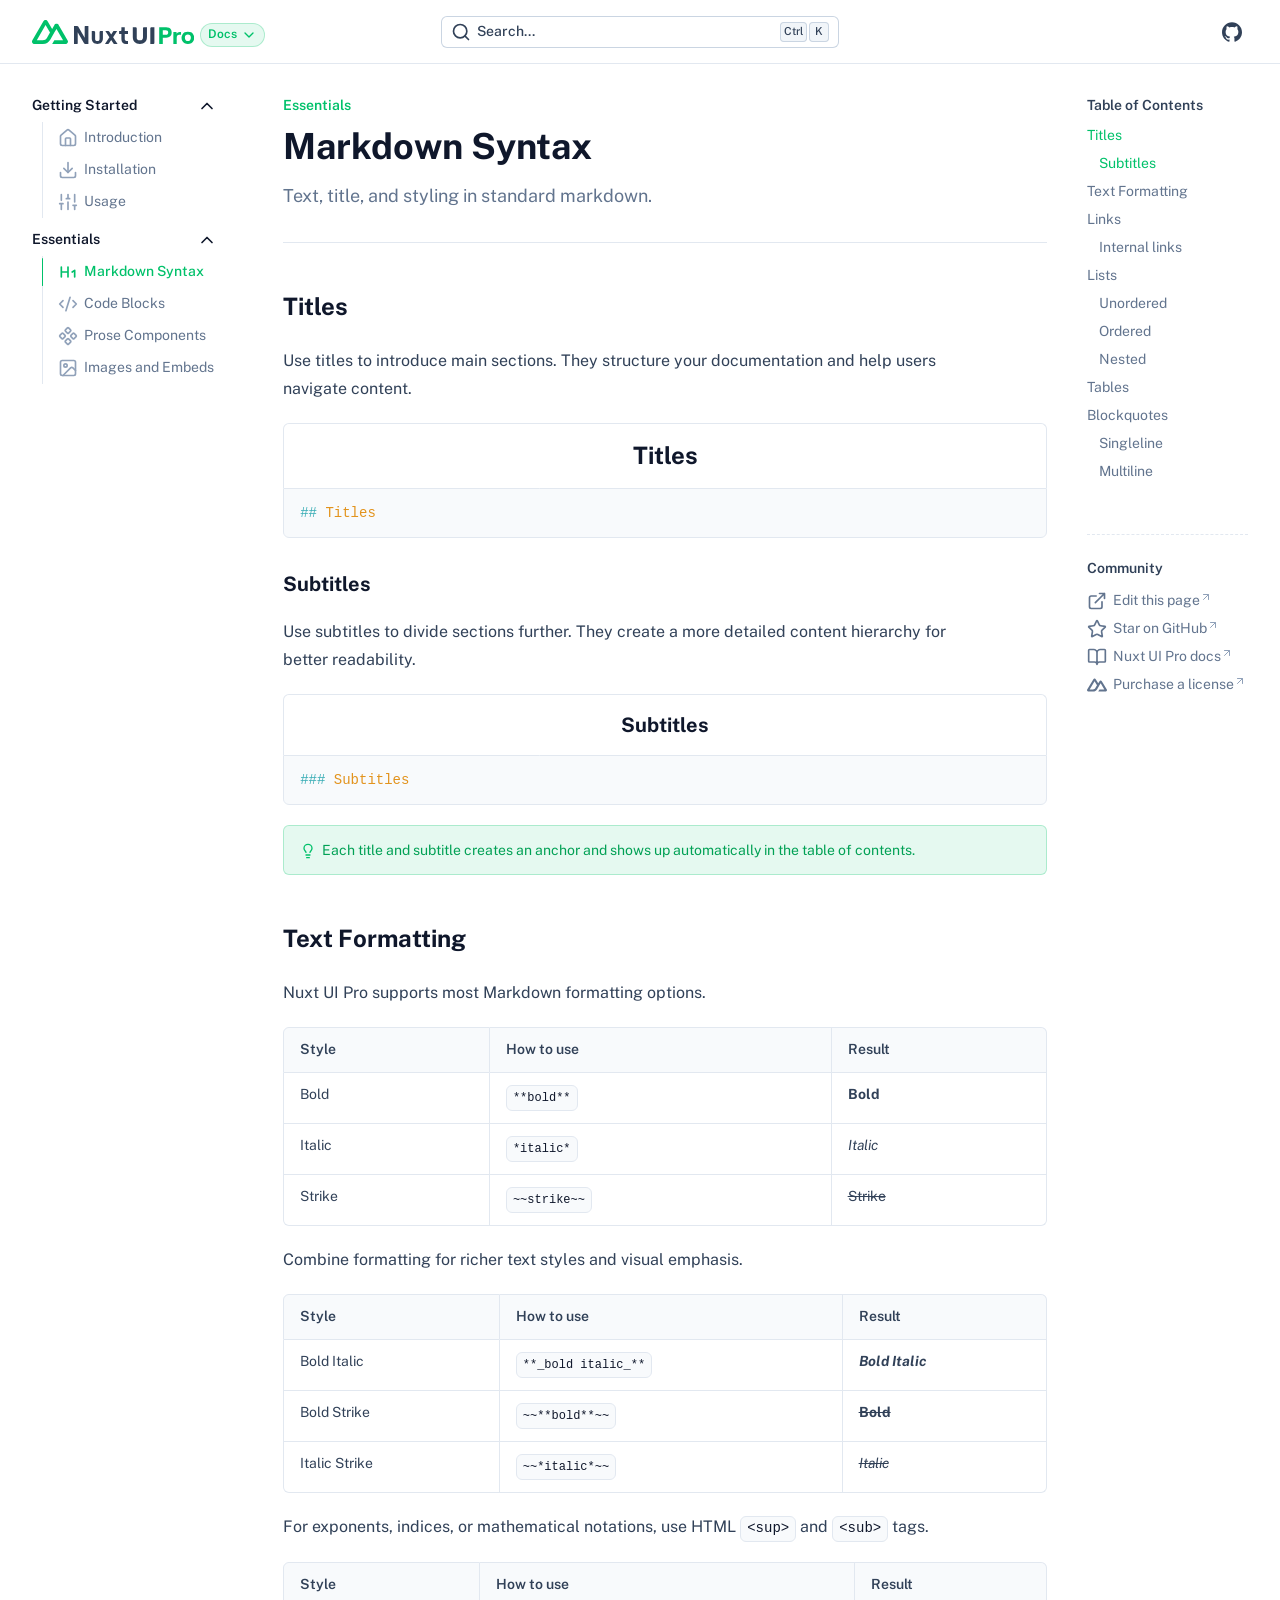
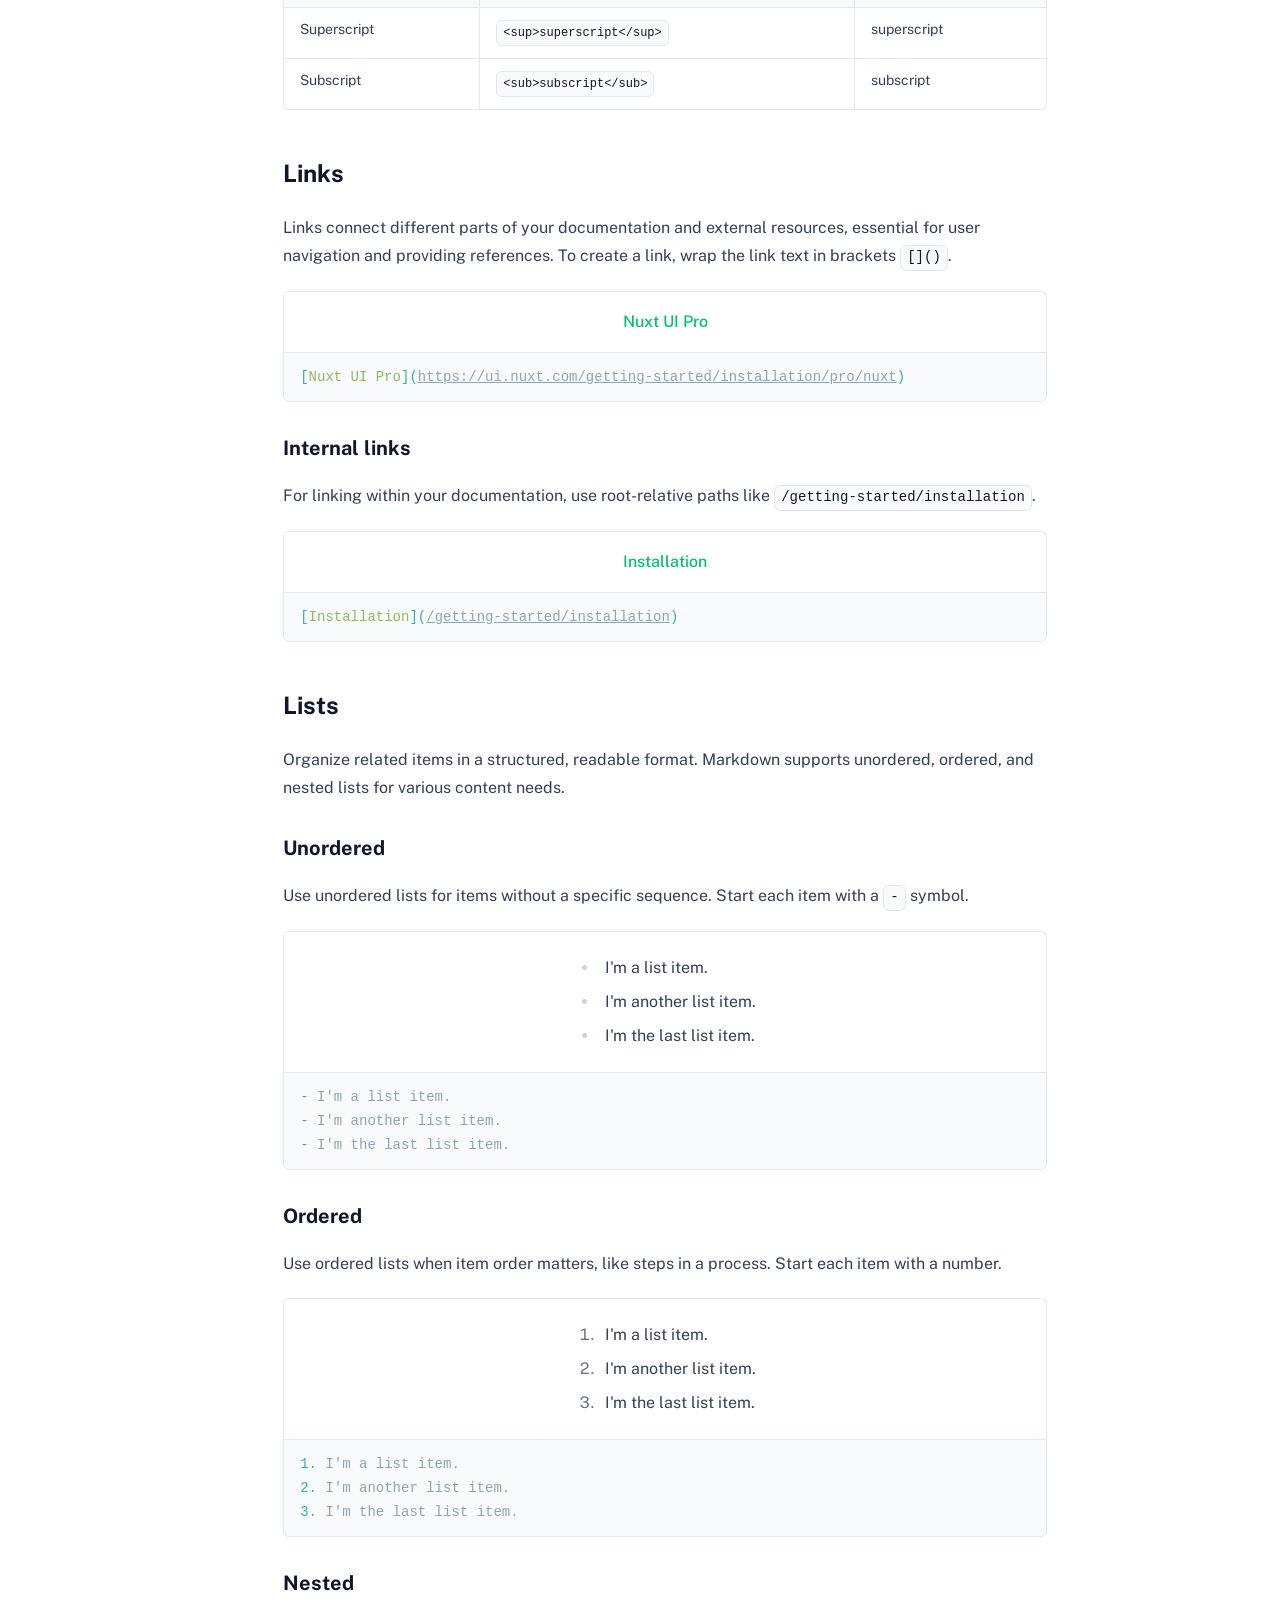
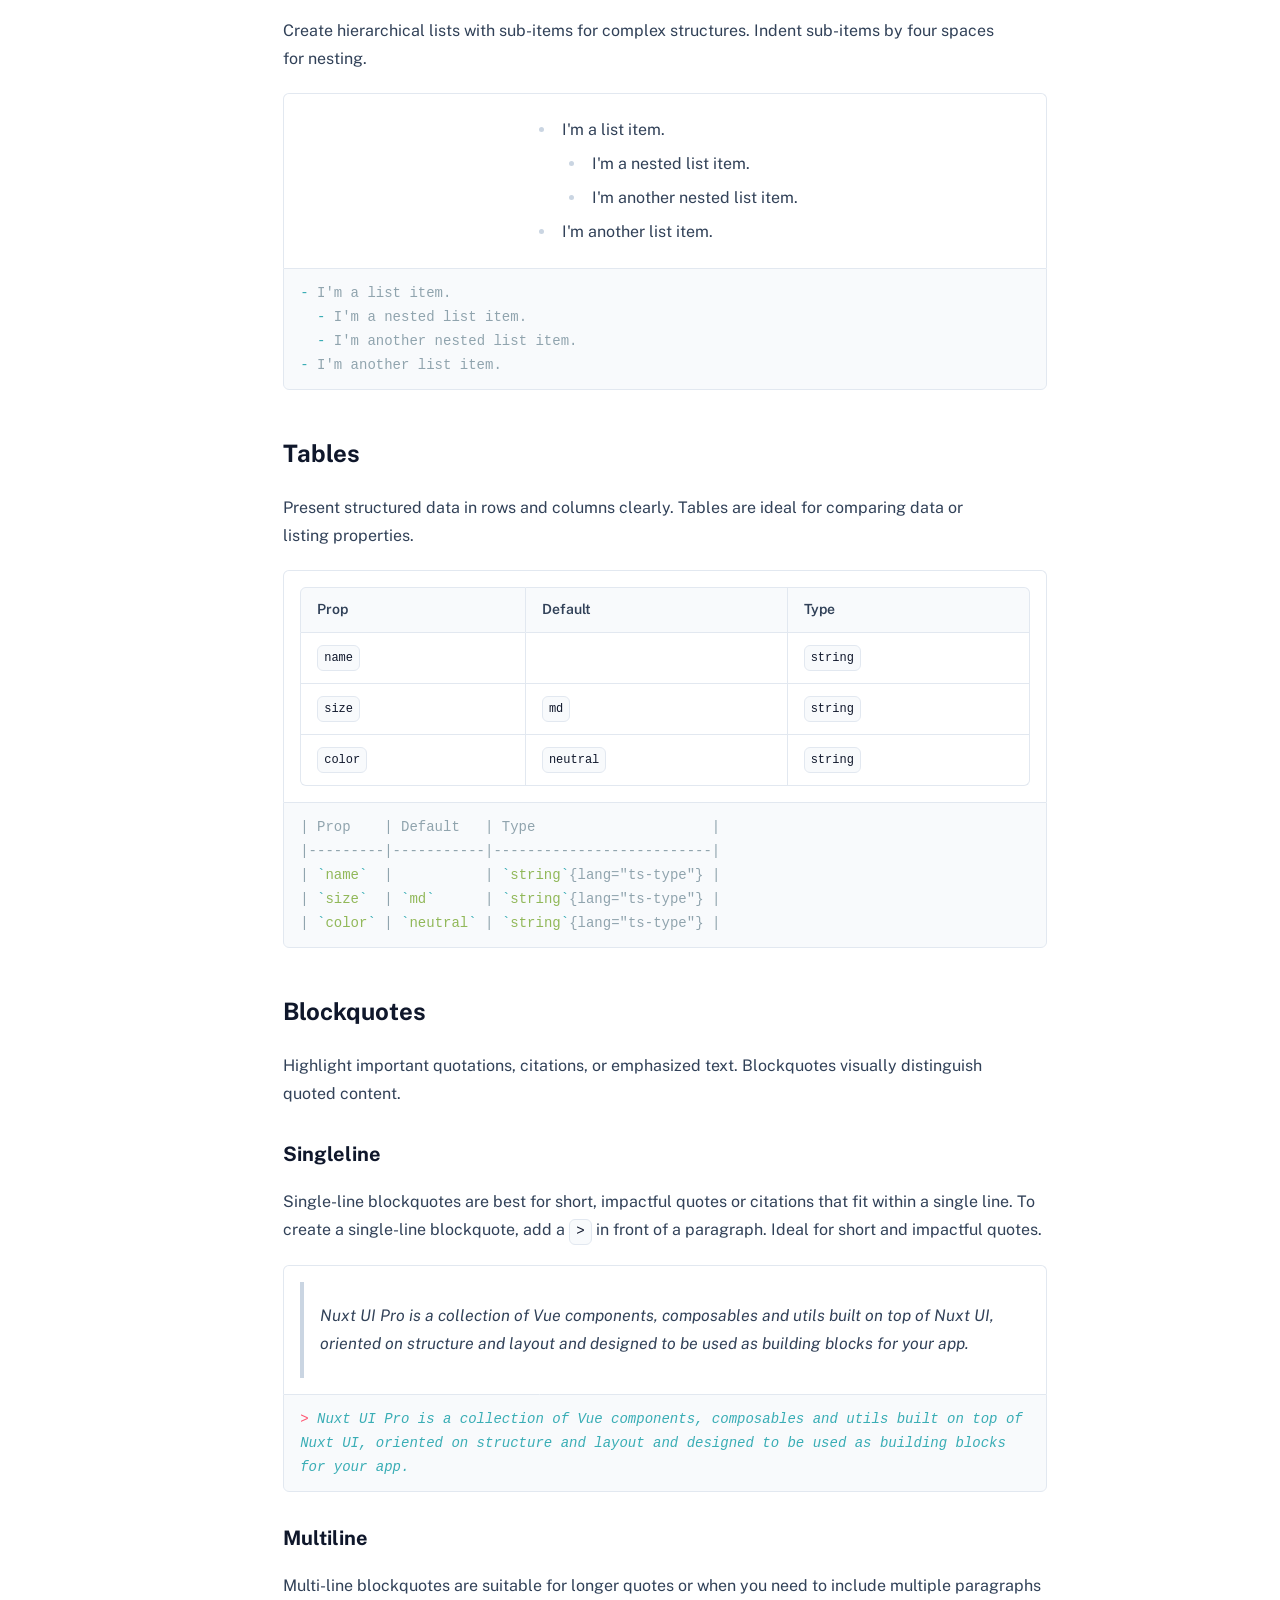
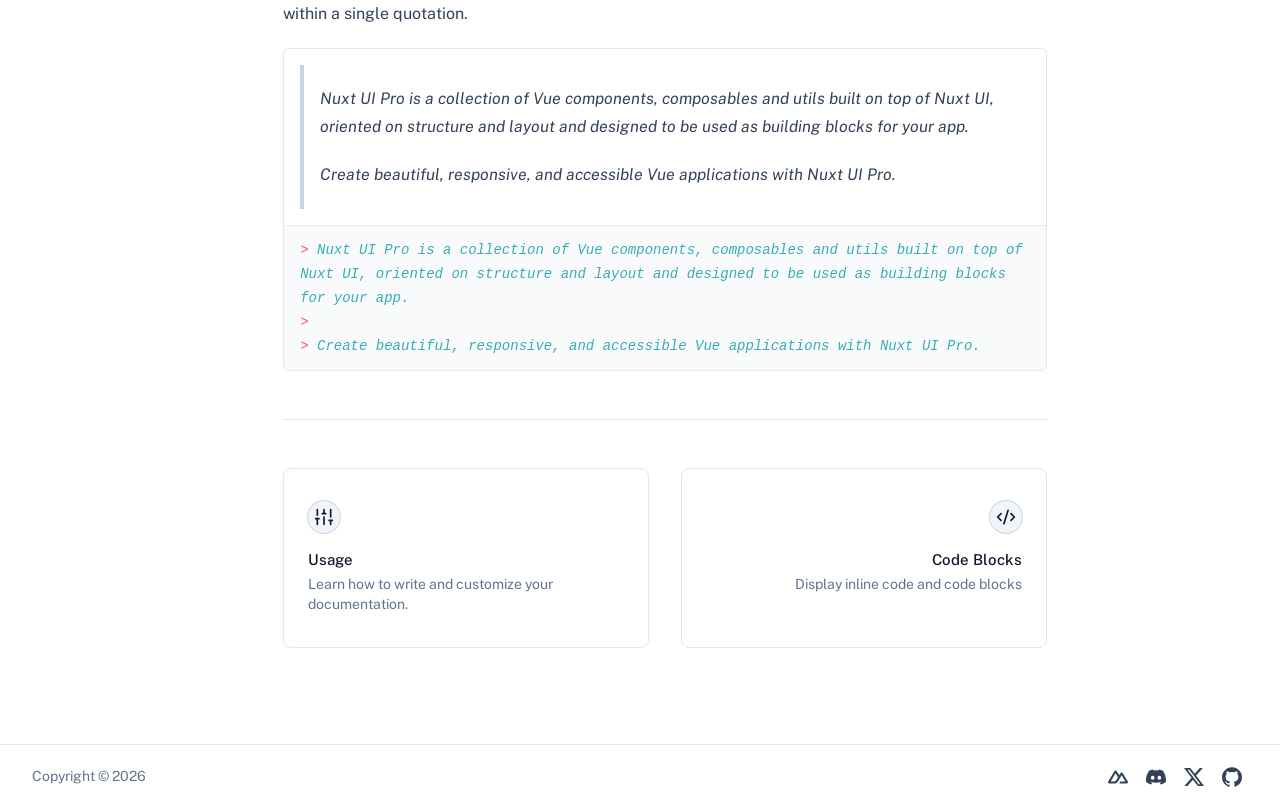
<file: essentials/markdown-syntax.html>
<!DOCTYPE html><html  lang="en"><head><meta charset="utf-8"><meta name="viewport" content="width=device-width, initial-scale=1"><style id="nuxt-ui-colors">@layer base {
  :root {
  --ui-color-primary-50: var(--color-green-50, oklch(98.2% 0.018 155.826));
  --ui-color-primary-100: var(--color-green-100, oklch(96.2% 0.044 156.743));
  --ui-color-primary-200: var(--color-green-200, oklch(92.5% 0.084 155.995));
  --ui-color-primary-300: var(--color-green-300, oklch(87.1% 0.15 154.449));
  --ui-color-primary-400: var(--color-green-400, oklch(79.2% 0.209 151.711));
  --ui-color-primary-500: var(--color-green-500, oklch(72.3% 0.219 149.579));
  --ui-color-primary-600: var(--color-green-600, oklch(62.7% 0.194 149.214));
  --ui-color-primary-700: var(--color-green-700, oklch(52.7% 0.154 150.069));
  --ui-color-primary-800: var(--color-green-800, oklch(44.8% 0.119 151.328));
  --ui-color-primary-900: var(--color-green-900, oklch(39.3% 0.095 152.535));
  --ui-color-primary-950: var(--color-green-950, oklch(26.6% 0.065 152.934));
  --ui-color-secondary-50: var(--color-blue-50, oklch(97% 0.014 254.604));
  --ui-color-secondary-100: var(--color-blue-100, oklch(93.2% 0.032 255.585));
  --ui-color-secondary-200: var(--color-blue-200, oklch(88.2% 0.059 254.128));
  --ui-color-secondary-300: var(--color-blue-300, oklch(80.9% 0.105 251.813));
  --ui-color-secondary-400: var(--color-blue-400, oklch(70.7% 0.165 254.624));
  --ui-color-secondary-500: var(--color-blue-500, oklch(62.3% 0.214 259.815));
  --ui-color-secondary-600: var(--color-blue-600, oklch(54.6% 0.245 262.881));
  --ui-color-secondary-700: var(--color-blue-700, oklch(48.8% 0.243 264.376));
  --ui-color-secondary-800: var(--color-blue-800, oklch(42.4% 0.199 265.638));
  --ui-color-secondary-900: var(--color-blue-900, oklch(37.9% 0.146 265.522));
  --ui-color-secondary-950: var(--color-blue-950, oklch(28.2% 0.091 267.935));
  --ui-color-success-50: var(--color-green-50, oklch(98.2% 0.018 155.826));
  --ui-color-success-100: var(--color-green-100, oklch(96.2% 0.044 156.743));
  --ui-color-success-200: var(--color-green-200, oklch(92.5% 0.084 155.995));
  --ui-color-success-300: var(--color-green-300, oklch(87.1% 0.15 154.449));
  --ui-color-success-400: var(--color-green-400, oklch(79.2% 0.209 151.711));
  --ui-color-success-500: var(--color-green-500, oklch(72.3% 0.219 149.579));
  --ui-color-success-600: var(--color-green-600, oklch(62.7% 0.194 149.214));
  --ui-color-success-700: var(--color-green-700, oklch(52.7% 0.154 150.069));
  --ui-color-success-800: var(--color-green-800, oklch(44.8% 0.119 151.328));
  --ui-color-success-900: var(--color-green-900, oklch(39.3% 0.095 152.535));
  --ui-color-success-950: var(--color-green-950, oklch(26.6% 0.065 152.934));
  --ui-color-info-50: var(--color-blue-50, oklch(97% 0.014 254.604));
  --ui-color-info-100: var(--color-blue-100, oklch(93.2% 0.032 255.585));
  --ui-color-info-200: var(--color-blue-200, oklch(88.2% 0.059 254.128));
  --ui-color-info-300: var(--color-blue-300, oklch(80.9% 0.105 251.813));
  --ui-color-info-400: var(--color-blue-400, oklch(70.7% 0.165 254.624));
  --ui-color-info-500: var(--color-blue-500, oklch(62.3% 0.214 259.815));
  --ui-color-info-600: var(--color-blue-600, oklch(54.6% 0.245 262.881));
  --ui-color-info-700: var(--color-blue-700, oklch(48.8% 0.243 264.376));
  --ui-color-info-800: var(--color-blue-800, oklch(42.4% 0.199 265.638));
  --ui-color-info-900: var(--color-blue-900, oklch(37.9% 0.146 265.522));
  --ui-color-info-950: var(--color-blue-950, oklch(28.2% 0.091 267.935));
  --ui-color-warning-50: var(--color-yellow-50, oklch(98.7% 0.026 102.212));
  --ui-color-warning-100: var(--color-yellow-100, oklch(97.3% 0.071 103.193));
  --ui-color-warning-200: var(--color-yellow-200, oklch(94.5% 0.129 101.54));
  --ui-color-warning-300: var(--color-yellow-300, oklch(90.5% 0.182 98.111));
  --ui-color-warning-400: var(--color-yellow-400, oklch(85.2% 0.199 91.936));
  --ui-color-warning-500: var(--color-yellow-500, oklch(79.5% 0.184 86.047));
  --ui-color-warning-600: var(--color-yellow-600, oklch(68.1% 0.162 75.834));
  --ui-color-warning-700: var(--color-yellow-700, oklch(55.4% 0.135 66.442));
  --ui-color-warning-800: var(--color-yellow-800, oklch(47.6% 0.114 61.907));
  --ui-color-warning-900: var(--color-yellow-900, oklch(42.1% 0.095 57.708));
  --ui-color-warning-950: var(--color-yellow-950, oklch(28.6% 0.066 53.813));
  --ui-color-error-50: var(--color-red-50, oklch(97.1% 0.013 17.38));
  --ui-color-error-100: var(--color-red-100, oklch(93.6% 0.032 17.717));
  --ui-color-error-200: var(--color-red-200, oklch(88.5% 0.062 18.334));
  --ui-color-error-300: var(--color-red-300, oklch(80.8% 0.114 19.571));
  --ui-color-error-400: var(--color-red-400, oklch(70.4% 0.191 22.216));
  --ui-color-error-500: var(--color-red-500, oklch(63.7% 0.237 25.331));
  --ui-color-error-600: var(--color-red-600, oklch(57.7% 0.245 27.325));
  --ui-color-error-700: var(--color-red-700, oklch(50.5% 0.213 27.518));
  --ui-color-error-800: var(--color-red-800, oklch(44.4% 0.177 26.899));
  --ui-color-error-900: var(--color-red-900, oklch(39.6% 0.141 25.723));
  --ui-color-error-950: var(--color-red-950, oklch(25.8% 0.092 26.042));
  --ui-color-neutral-50: var(--color-slate-50, oklch(98.4% 0.003 247.858));
  --ui-color-neutral-100: var(--color-slate-100, oklch(96.8% 0.007 247.896));
  --ui-color-neutral-200: var(--color-slate-200, oklch(92.9% 0.013 255.508));
  --ui-color-neutral-300: var(--color-slate-300, oklch(86.9% 0.022 252.894));
  --ui-color-neutral-400: var(--color-slate-400, oklch(70.4% 0.04 256.788));
  --ui-color-neutral-500: var(--color-slate-500, oklch(55.4% 0.046 257.417));
  --ui-color-neutral-600: var(--color-slate-600, oklch(44.6% 0.043 257.281));
  --ui-color-neutral-700: var(--color-slate-700, oklch(37.2% 0.044 257.287));
  --ui-color-neutral-800: var(--color-slate-800, oklch(27.9% 0.041 260.031));
  --ui-color-neutral-900: var(--color-slate-900, oklch(20.8% 0.042 265.755));
  --ui-color-neutral-950: var(--color-slate-950, oklch(12.9% 0.042 264.695));
  }
  :root, .light {
  --ui-primary: var(--ui-color-primary-500);
  --ui-secondary: var(--ui-color-secondary-500);
  --ui-success: var(--ui-color-success-500);
  --ui-info: var(--ui-color-info-500);
  --ui-warning: var(--ui-color-warning-500);
  --ui-error: var(--ui-color-error-500);
  }
  .dark {
  --ui-primary: var(--ui-color-primary-400);
  --ui-secondary: var(--ui-color-secondary-400);
  --ui-success: var(--ui-color-success-400);
  --ui-info: var(--ui-color-info-400);
  --ui-warning: var(--ui-color-warning-400);
  --ui-error: var(--ui-color-error-400);
  }
}</style><title>Markdown Syntax - Nuxt Docs Template</title><style>/*! tailwindcss v4.1.10 | MIT License | https://tailwindcss.com */.shiki span.line{display:block}.shiki span.line.highlight{background-color:var(--ui-bg-accented);margin:0 -16px;padding:0 16px}@supports (color:color-mix(in lab,red,red)){.shiki span.line.highlight{background-color:color-mix(in oklab,var(--ui-bg-accented)50%,transparent)}}</style><link rel="stylesheet" href="/_nuxt/entry.BOG4SA-D.css" crossorigin><style>@layer components {:where(.i-lucide\:arrow-up-right){display:inline-block;width:1em;height:1em;background-color:currentColor;-webkit-mask-image:var(--svg);mask-image:var(--svg);-webkit-mask-repeat:no-repeat;mask-repeat:no-repeat;-webkit-mask-size:100% 100%;mask-size:100% 100%;--svg:url("data:image/svg+xml,%3Csvg xmlns='http://www.w3.org/2000/svg' viewBox='0 0 24 24' width='24' height='24'%3E%3Cpath fill='none' stroke='black' stroke-linecap='round' stroke-linejoin='round' stroke-width='2' d='M7 7h10v10M7 17L17 7'/%3E%3C/svg%3E")}:where(.i-lucide\:book-open){display:inline-block;width:1em;height:1em;background-color:currentColor;-webkit-mask-image:var(--svg);mask-image:var(--svg);-webkit-mask-repeat:no-repeat;mask-repeat:no-repeat;-webkit-mask-size:100% 100%;mask-size:100% 100%;--svg:url("data:image/svg+xml,%3Csvg xmlns='http://www.w3.org/2000/svg' viewBox='0 0 24 24' width='24' height='24'%3E%3Cpath fill='none' stroke='black' stroke-linecap='round' stroke-linejoin='round' stroke-width='2' d='M12 7v14m-9-3a1 1 0 0 1-1-1V4a1 1 0 0 1 1-1h5a4 4 0 0 1 4 4a4 4 0 0 1 4-4h5a1 1 0 0 1 1 1v13a1 1 0 0 1-1 1h-6a3 3 0 0 0-3 3a3 3 0 0 0-3-3z'/%3E%3C/svg%3E")}:where(.i-lucide\:chevron-down){display:inline-block;width:1em;height:1em;background-color:currentColor;-webkit-mask-image:var(--svg);mask-image:var(--svg);-webkit-mask-repeat:no-repeat;mask-repeat:no-repeat;-webkit-mask-size:100% 100%;mask-size:100% 100%;--svg:url("data:image/svg+xml,%3Csvg xmlns='http://www.w3.org/2000/svg' viewBox='0 0 24 24' width='24' height='24'%3E%3Cpath fill='none' stroke='black' stroke-linecap='round' stroke-linejoin='round' stroke-width='2' d='m6 9l6 6l6-6'/%3E%3C/svg%3E")}:where(.i-lucide\:code-xml){display:inline-block;width:1em;height:1em;background-color:currentColor;-webkit-mask-image:var(--svg);mask-image:var(--svg);-webkit-mask-repeat:no-repeat;mask-repeat:no-repeat;-webkit-mask-size:100% 100%;mask-size:100% 100%;--svg:url("data:image/svg+xml,%3Csvg xmlns='http://www.w3.org/2000/svg' viewBox='0 0 24 24' width='24' height='24'%3E%3Cpath fill='none' stroke='black' stroke-linecap='round' stroke-linejoin='round' stroke-width='2' d='m18 16l4-4l-4-4M6 8l-4 4l4 4m8.5-12l-5 16'/%3E%3C/svg%3E")}:where(.i-lucide\:component){display:inline-block;width:1em;height:1em;background-color:currentColor;-webkit-mask-image:var(--svg);mask-image:var(--svg);-webkit-mask-repeat:no-repeat;mask-repeat:no-repeat;-webkit-mask-size:100% 100%;mask-size:100% 100%;--svg:url("data:image/svg+xml,%3Csvg xmlns='http://www.w3.org/2000/svg' viewBox='0 0 24 24' width='24' height='24'%3E%3Cpath fill='none' stroke='black' stroke-linecap='round' stroke-linejoin='round' stroke-width='2' d='M15.536 11.293a1 1 0 0 0 0 1.414l2.376 2.377a1 1 0 0 0 1.414 0l2.377-2.377a1 1 0 0 0 0-1.414l-2.377-2.377a1 1 0 0 0-1.414 0zm-13.239 0a1 1 0 0 0 0 1.414l2.377 2.377a1 1 0 0 0 1.414 0l2.377-2.377a1 1 0 0 0 0-1.414L6.088 8.916a1 1 0 0 0-1.414 0zm6.619 6.619a1 1 0 0 0 0 1.415l2.377 2.376a1 1 0 0 0 1.414 0l2.377-2.376a1 1 0 0 0 0-1.415l-2.377-2.376a1 1 0 0 0-1.414 0zm0-13.238a1 1 0 0 0 0 1.414l2.377 2.376a1 1 0 0 0 1.414 0l2.377-2.376a1 1 0 0 0 0-1.414l-2.377-2.377a1 1 0 0 0-1.414 0z'/%3E%3C/svg%3E")}:where(.i-lucide\:copy){display:inline-block;width:1em;height:1em;background-color:currentColor;-webkit-mask-image:var(--svg);mask-image:var(--svg);-webkit-mask-repeat:no-repeat;mask-repeat:no-repeat;-webkit-mask-size:100% 100%;mask-size:100% 100%;--svg:url("data:image/svg+xml,%3Csvg xmlns='http://www.w3.org/2000/svg' viewBox='0 0 24 24' width='24' height='24'%3E%3Cg fill='none' stroke='black' stroke-linecap='round' stroke-linejoin='round' stroke-width='2'%3E%3Crect width='14' height='14' x='8' y='8' rx='2' ry='2'/%3E%3Cpath d='M4 16c-1.1 0-2-.9-2-2V4c0-1.1.9-2 2-2h10c1.1 0 2 .9 2 2'/%3E%3C/g%3E%3C/svg%3E")}:where(.i-lucide\:download){display:inline-block;width:1em;height:1em;background-color:currentColor;-webkit-mask-image:var(--svg);mask-image:var(--svg);-webkit-mask-repeat:no-repeat;mask-repeat:no-repeat;-webkit-mask-size:100% 100%;mask-size:100% 100%;--svg:url("data:image/svg+xml,%3Csvg xmlns='http://www.w3.org/2000/svg' viewBox='0 0 24 24' width='24' height='24'%3E%3Cg fill='none' stroke='black' stroke-linecap='round' stroke-linejoin='round' stroke-width='2'%3E%3Cpath d='M12 15V3m9 12v4a2 2 0 0 1-2 2H5a2 2 0 0 1-2-2v-4'/%3E%3Cpath d='m7 10l5 5l5-5'/%3E%3C/g%3E%3C/svg%3E")}:where(.i-lucide\:external-link){display:inline-block;width:1em;height:1em;background-color:currentColor;-webkit-mask-image:var(--svg);mask-image:var(--svg);-webkit-mask-repeat:no-repeat;mask-repeat:no-repeat;-webkit-mask-size:100% 100%;mask-size:100% 100%;--svg:url("data:image/svg+xml,%3Csvg xmlns='http://www.w3.org/2000/svg' viewBox='0 0 24 24' width='24' height='24'%3E%3Cpath fill='none' stroke='black' stroke-linecap='round' stroke-linejoin='round' stroke-width='2' d='M15 3h6v6m-11 5L21 3m-3 10v6a2 2 0 0 1-2 2H5a2 2 0 0 1-2-2V8a2 2 0 0 1 2-2h6'/%3E%3C/svg%3E")}:where(.i-lucide\:hash){display:inline-block;width:1em;height:1em;background-color:currentColor;-webkit-mask-image:var(--svg);mask-image:var(--svg);-webkit-mask-repeat:no-repeat;mask-repeat:no-repeat;-webkit-mask-size:100% 100%;mask-size:100% 100%;--svg:url("data:image/svg+xml,%3Csvg xmlns='http://www.w3.org/2000/svg' viewBox='0 0 24 24' width='24' height='24'%3E%3Cpath fill='none' stroke='black' stroke-linecap='round' stroke-linejoin='round' stroke-width='2' d='M4 9h16M4 15h16M10 3L8 21m8-18l-2 18'/%3E%3C/svg%3E")}:where(.i-lucide\:heading-1){display:inline-block;width:1em;height:1em;background-color:currentColor;-webkit-mask-image:var(--svg);mask-image:var(--svg);-webkit-mask-repeat:no-repeat;mask-repeat:no-repeat;-webkit-mask-size:100% 100%;mask-size:100% 100%;--svg:url("data:image/svg+xml,%3Csvg xmlns='http://www.w3.org/2000/svg' viewBox='0 0 24 24' width='24' height='24'%3E%3Cpath fill='none' stroke='black' stroke-linecap='round' stroke-linejoin='round' stroke-width='2' d='M4 12h8m-8 6V6m8 12V6m5 6l3-2v8'/%3E%3C/svg%3E")}:where(.i-lucide\:house){display:inline-block;width:1em;height:1em;background-color:currentColor;-webkit-mask-image:var(--svg);mask-image:var(--svg);-webkit-mask-repeat:no-repeat;mask-repeat:no-repeat;-webkit-mask-size:100% 100%;mask-size:100% 100%;--svg:url("data:image/svg+xml,%3Csvg xmlns='http://www.w3.org/2000/svg' viewBox='0 0 24 24' width='24' height='24'%3E%3Cg fill='none' stroke='black' stroke-linecap='round' stroke-linejoin='round' stroke-width='2'%3E%3Cpath d='M15 21v-8a1 1 0 0 0-1-1h-4a1 1 0 0 0-1 1v8'/%3E%3Cpath d='M3 10a2 2 0 0 1 .709-1.528l7-5.999a2 2 0 0 1 2.582 0l7 5.999A2 2 0 0 1 21 10v9a2 2 0 0 1-2 2H5a2 2 0 0 1-2-2z'/%3E%3C/g%3E%3C/svg%3E")}:where(.i-lucide\:image){display:inline-block;width:1em;height:1em;background-color:currentColor;-webkit-mask-image:var(--svg);mask-image:var(--svg);-webkit-mask-repeat:no-repeat;mask-repeat:no-repeat;-webkit-mask-size:100% 100%;mask-size:100% 100%;--svg:url("data:image/svg+xml,%3Csvg xmlns='http://www.w3.org/2000/svg' viewBox='0 0 24 24' width='24' height='24'%3E%3Cg fill='none' stroke='black' stroke-linecap='round' stroke-linejoin='round' stroke-width='2'%3E%3Crect width='18' height='18' x='3' y='3' rx='2' ry='2'/%3E%3Ccircle cx='9' cy='9' r='2'/%3E%3Cpath d='m21 15l-3.086-3.086a2 2 0 0 0-2.828 0L6 21'/%3E%3C/g%3E%3C/svg%3E")}:where(.i-lucide\:lightbulb){display:inline-block;width:1em;height:1em;background-color:currentColor;-webkit-mask-image:var(--svg);mask-image:var(--svg);-webkit-mask-repeat:no-repeat;mask-repeat:no-repeat;-webkit-mask-size:100% 100%;mask-size:100% 100%;--svg:url("data:image/svg+xml,%3Csvg xmlns='http://www.w3.org/2000/svg' viewBox='0 0 24 24' width='24' height='24'%3E%3Cpath fill='none' stroke='black' stroke-linecap='round' stroke-linejoin='round' stroke-width='2' d='M15 14c.2-1 .7-1.7 1.5-2.5c1-.9 1.5-2.2 1.5-3.5A6 6 0 0 0 6 8c0 1 .2 2.2 1.5 3.5c.7.7 1.3 1.5 1.5 2.5m0 4h6m-5 4h4'/%3E%3C/svg%3E")}:where(.i-lucide\:menu){display:inline-block;width:1em;height:1em;background-color:currentColor;-webkit-mask-image:var(--svg);mask-image:var(--svg);-webkit-mask-repeat:no-repeat;mask-repeat:no-repeat;-webkit-mask-size:100% 100%;mask-size:100% 100%;--svg:url("data:image/svg+xml,%3Csvg xmlns='http://www.w3.org/2000/svg' viewBox='0 0 24 24' width='24' height='24'%3E%3Cpath fill='none' stroke='black' stroke-linecap='round' stroke-linejoin='round' stroke-width='2' d='M4 12h16M4 18h16M4 6h16'/%3E%3C/svg%3E")}:where(.i-lucide\:search){display:inline-block;width:1em;height:1em;background-color:currentColor;-webkit-mask-image:var(--svg);mask-image:var(--svg);-webkit-mask-repeat:no-repeat;mask-repeat:no-repeat;-webkit-mask-size:100% 100%;mask-size:100% 100%;--svg:url("data:image/svg+xml,%3Csvg xmlns='http://www.w3.org/2000/svg' viewBox='0 0 24 24' width='24' height='24'%3E%3Cg fill='none' stroke='black' stroke-linecap='round' stroke-linejoin='round' stroke-width='2'%3E%3Cpath d='m21 21l-4.34-4.34'/%3E%3Ccircle cx='11' cy='11' r='8'/%3E%3C/g%3E%3C/svg%3E")}:where(.i-lucide\:sliders){display:inline-block;width:1em;height:1em;background-color:currentColor;-webkit-mask-image:var(--svg);mask-image:var(--svg);-webkit-mask-repeat:no-repeat;mask-repeat:no-repeat;-webkit-mask-size:100% 100%;mask-size:100% 100%;--svg:url("data:image/svg+xml,%3Csvg xmlns='http://www.w3.org/2000/svg' viewBox='0 0 24 24' width='24' height='24'%3E%3Cpath fill='none' stroke='black' stroke-linecap='round' stroke-linejoin='round' stroke-width='2' d='M4 21v-7m0-4V3m8 18v-9m0-4V3m8 18v-5m0-4V3M2 14h4m4-6h4m4 8h4'/%3E%3C/svg%3E")}:where(.i-lucide\:star){display:inline-block;width:1em;height:1em;background-color:currentColor;-webkit-mask-image:var(--svg);mask-image:var(--svg);-webkit-mask-repeat:no-repeat;mask-repeat:no-repeat;-webkit-mask-size:100% 100%;mask-size:100% 100%;--svg:url("data:image/svg+xml,%3Csvg xmlns='http://www.w3.org/2000/svg' viewBox='0 0 24 24' width='24' height='24'%3E%3Cpath fill='none' stroke='black' stroke-linecap='round' stroke-linejoin='round' stroke-width='2' d='M11.525 2.295a.53.53 0 0 1 .95 0l2.31 4.679a2.12 2.12 0 0 0 1.595 1.16l5.166.756a.53.53 0 0 1 .294.904l-3.736 3.638a2.12 2.12 0 0 0-.611 1.878l.882 5.14a.53.53 0 0 1-.771.56l-4.618-2.428a2.12 2.12 0 0 0-1.973 0L6.396 21.01a.53.53 0 0 1-.77-.56l.881-5.139a2.12 2.12 0 0 0-.611-1.879L2.16 9.795a.53.53 0 0 1 .294-.906l5.165-.755a2.12 2.12 0 0 0 1.597-1.16z'/%3E%3C/svg%3E")}:where(.i-simple-icons\:discord){display:inline-block;width:1em;height:1em;background-color:currentColor;-webkit-mask-image:var(--svg);mask-image:var(--svg);-webkit-mask-repeat:no-repeat;mask-repeat:no-repeat;-webkit-mask-size:100% 100%;mask-size:100% 100%;--svg:url("data:image/svg+xml,%3Csvg xmlns='http://www.w3.org/2000/svg' viewBox='0 0 24 24' width='24' height='24'%3E%3Cpath fill='black' d='M20.317 4.37a19.8 19.8 0 0 0-4.885-1.515a.074.074 0 0 0-.079.037c-.21.375-.444.864-.608 1.25a18.3 18.3 0 0 0-5.487 0a13 13 0 0 0-.617-1.25a.08.08 0 0 0-.079-.037A19.7 19.7 0 0 0 3.677 4.37a.1.1 0 0 0-.032.027C.533 9.046-.32 13.58.099 18.057a.08.08 0 0 0 .031.057a19.9 19.9 0 0 0 5.993 3.03a.08.08 0 0 0 .084-.028a14 14 0 0 0 1.226-1.994a.076.076 0 0 0-.041-.106a13 13 0 0 1-1.872-.892a.077.077 0 0 1-.008-.128a10 10 0 0 0 .372-.292a.07.07 0 0 1 .077-.01c3.928 1.793 8.18 1.793 12.062 0a.07.07 0 0 1 .078.01q.181.149.373.292a.077.077 0 0 1-.006.127a12.3 12.3 0 0 1-1.873.892a.077.077 0 0 0-.041.107c.36.698.772 1.362 1.225 1.993a.08.08 0 0 0 .084.028a19.8 19.8 0 0 0 6.002-3.03a.08.08 0 0 0 .032-.054c.5-5.177-.838-9.674-3.549-13.66a.06.06 0 0 0-.031-.03M8.02 15.33c-1.182 0-2.157-1.085-2.157-2.419c0-1.333.956-2.419 2.157-2.419c1.21 0 2.176 1.096 2.157 2.42c0 1.333-.956 2.418-2.157 2.418m7.975 0c-1.183 0-2.157-1.085-2.157-2.419c0-1.333.955-2.419 2.157-2.419c1.21 0 2.176 1.096 2.157 2.42c0 1.333-.946 2.418-2.157 2.418'/%3E%3C/svg%3E")}:where(.i-simple-icons\:github){display:inline-block;width:1em;height:1em;background-color:currentColor;-webkit-mask-image:var(--svg);mask-image:var(--svg);-webkit-mask-repeat:no-repeat;mask-repeat:no-repeat;-webkit-mask-size:100% 100%;mask-size:100% 100%;--svg:url("data:image/svg+xml,%3Csvg xmlns='http://www.w3.org/2000/svg' viewBox='0 0 24 24' width='24' height='24'%3E%3Cpath fill='black' d='M12 .297c-6.63 0-12 5.373-12 12c0 5.303 3.438 9.8 8.205 11.385c.6.113.82-.258.82-.577c0-.285-.01-1.04-.015-2.04c-3.338.724-4.042-1.61-4.042-1.61C4.422 18.07 3.633 17.7 3.633 17.7c-1.087-.744.084-.729.084-.729c1.205.084 1.838 1.236 1.838 1.236c1.07 1.835 2.809 1.305 3.495.998c.108-.776.417-1.305.76-1.605c-2.665-.3-5.466-1.332-5.466-5.93c0-1.31.465-2.38 1.235-3.22c-.135-.303-.54-1.523.105-3.176c0 0 1.005-.322 3.3 1.23c.96-.267 1.98-.399 3-.405c1.02.006 2.04.138 3 .405c2.28-1.552 3.285-1.23 3.285-1.23c.645 1.653.24 2.873.12 3.176c.765.84 1.23 1.91 1.23 3.22c0 4.61-2.805 5.625-5.475 5.92c.42.36.81 1.096.81 2.22c0 1.606-.015 2.896-.015 3.286c0 .315.21.69.825.57C20.565 22.092 24 17.592 24 12.297c0-6.627-5.373-12-12-12'/%3E%3C/svg%3E")}:where(.i-simple-icons\:nuxtdotjs){display:inline-block;width:1em;height:1em;background-color:currentColor;-webkit-mask-image:var(--svg);mask-image:var(--svg);-webkit-mask-repeat:no-repeat;mask-repeat:no-repeat;-webkit-mask-size:100% 100%;mask-size:100% 100%;--svg:url("data:image/svg+xml,%3Csvg xmlns='http://www.w3.org/2000/svg' viewBox='0 0 24 24' width='24' height='24'%3E%3Cpath fill='black' d='M13.464 19.83h8.922c.283 0 .562-.073.807-.21a1.6 1.6 0 0 0 .591-.574a1.53 1.53 0 0 0 .216-.783a1.53 1.53 0 0 0-.217-.782L17.792 7.414a1.6 1.6 0 0 0-.591-.573a1.65 1.65 0 0 0-.807-.21c-.283 0-.562.073-.807.21a1.6 1.6 0 0 0-.59.573L13.463 9.99L10.47 4.953a1.6 1.6 0 0 0-.591-.573a1.65 1.65 0 0 0-.807-.21c-.284 0-.562.073-.807.21a1.6 1.6 0 0 0-.591.573L.216 17.481a1.53 1.53 0 0 0-.217.782c0 .275.074.545.216.783a1.6 1.6 0 0 0 .59.574c.246.137.525.21.808.21h5.6c2.22 0 3.856-.946 4.982-2.79l2.733-4.593l1.464-2.457l4.395 7.382h-5.859Zm-6.341-2.46l-3.908-.002l5.858-9.842l2.923 4.921l-1.957 3.29c-.748 1.196-1.597 1.632-2.916 1.632'/%3E%3C/svg%3E")}:where(.i-simple-icons\:x){display:inline-block;width:1em;height:1em;background-color:currentColor;-webkit-mask-image:var(--svg);mask-image:var(--svg);-webkit-mask-repeat:no-repeat;mask-repeat:no-repeat;-webkit-mask-size:100% 100%;mask-size:100% 100%;--svg:url("data:image/svg+xml,%3Csvg xmlns='http://www.w3.org/2000/svg' viewBox='0 0 24 24' width='24' height='24'%3E%3Cpath fill='black' d='M18.901 1.153h3.68l-8.04 9.19L24 22.846h-7.406l-5.8-7.584l-6.638 7.584H.474l8.6-9.83L0 1.154h7.594l5.243 6.932ZM17.61 20.644h2.039L6.486 3.24H4.298Z'/%3E%3C/svg%3E")}}</style><link rel="preload" as="fetch" crossorigin="anonymous" href="/essentials/markdown-syntax/_payload.json?638249c3-abd5-404d-983a-65942456b574"><link rel="modulepreload" as="script" crossorigin href="/_nuxt/B-WHVW33.js"><link rel="modulepreload" as="script" crossorigin href="/_nuxt/DLWAj4B0.js"><link rel="modulepreload" as="script" crossorigin href="/_nuxt/BZ5hpFA5.js"><link rel="modulepreload" as="script" crossorigin href="/_nuxt/BqXry81V.js"><link rel="modulepreload" as="script" crossorigin href="/_nuxt/DzPXV9LK.js"><link rel="modulepreload" as="script" crossorigin href="/_nuxt/C2bHYaEW.js"><link rel="modulepreload" as="script" crossorigin href="/_nuxt/SucxgibU.js"><link rel="modulepreload" as="script" crossorigin href="/_nuxt/vpWh7vYF.js"><link rel="modulepreload" as="script" crossorigin href="/_nuxt/BUY6cy7q.js"><link rel="modulepreload" as="script" crossorigin href="/_nuxt/BEgyyoed.js"><link rel="modulepreload" as="script" crossorigin href="/_nuxt/D3Nl6VJW.js"><link rel="modulepreload" as="script" crossorigin href="/_nuxt/uOcDW8h5.js"><link rel="modulepreload" as="script" crossorigin href="/_nuxt/D5fZG0D4.js"><link rel="modulepreload" as="script" crossorigin href="/_nuxt/CAgF8glA.js"><link rel="modulepreload" as="script" crossorigin href="/_nuxt/C4FvyqbJ.js"><link rel="modulepreload" as="script" crossorigin href="/_nuxt/atewefC4.js"><link rel="modulepreload" as="script" crossorigin href="/_nuxt/Cy7OovCt.js"><link rel="modulepreload" as="script" crossorigin href="/_nuxt/wDJ4cxCR.js"><link rel="modulepreload" as="script" crossorigin href="/_nuxt/BOx023xn.js"><link rel="modulepreload" as="script" crossorigin href="/_nuxt/Df8U4JK_.js"><link rel="modulepreload" as="script" crossorigin href="/_nuxt/W63Kjr59.js"><link rel="modulepreload" as="script" crossorigin href="/_nuxt/2rbg5xWL.js"><link rel="modulepreload" as="script" crossorigin href="/_nuxt/pQdQnD6O.js"><link rel="modulepreload" as="script" crossorigin href="/_nuxt/OsuYw-uR.js"><link rel="modulepreload" as="script" crossorigin href="/_nuxt/DmIvkkUv.js"><link rel="modulepreload" as="script" crossorigin href="/_nuxt/VR92XGay.js"><link rel="modulepreload" as="script" crossorigin href="/_nuxt/Zfz9yumM.js"><link rel="modulepreload" as="script" crossorigin href="/_nuxt/DH3ga025.js"><link rel="modulepreload" as="script" crossorigin href="/_nuxt/ClaPLTsB.js"><link rel="preload" as="fetch" fetchpriority="low" crossorigin="anonymous" href="/_nuxt/builds/meta/638249c3-abd5-404d-983a-65942456b574.json"><link rel="prefetch" as="style" crossorigin href="/_nuxt/index.Hk7WyFbu.css"><link rel="prefetch" as="script" crossorigin href="/_nuxt/C6HOnzbR.js"><link rel="prefetch" as="script" crossorigin href="/_nuxt/DVvSbdZm.js"><link rel="prefetch" as="script" crossorigin href="/_nuxt/DBW_B1f0.js"><link rel="prefetch" as="script" crossorigin href="/_nuxt/C6_02HV9.js"><meta property="og:image" content="/__og-image__/static/essentials/markdown-syntax/og.png"><meta property="og:image:type" content="image/png"><meta name="twitter:card" content="summary_large_image"><meta name="twitter:image" content="/__og-image__/static/essentials/markdown-syntax/og.png"><meta name="twitter:image:src" content="/__og-image__/static/essentials/markdown-syntax/og.png"><meta property="og:image:width" content="1200"><meta name="twitter:image:width" content="1200"><meta property="og:image:height" content="600"><meta name="twitter:image:height" content="600"><link rel="icon" href="/favicon.ico"><meta property="og:site_name" content="Nuxt Docs Template"><meta property="og:title" content="Markdown Syntax"><meta name="description" content="Text, title, and styling in standard markdown."><meta property="og:description" content="Text, title, and styling in standard markdown."><script type="module" src="/_nuxt/B-WHVW33.js" crossorigin></script><script>"use strict";(()=>{const t=window,e=document.documentElement,c=["dark","light"],n=getStorageValue("localStorage","nuxt-color-mode")||"system";let i=n==="system"?u():n;const r=e.getAttribute("data-color-mode-forced");r&&(i=r),l(i),t["__NUXT_COLOR_MODE__"]={preference:n,value:i,getColorScheme:u,addColorScheme:l,removeColorScheme:d};function l(o){const s=""+o+"",a="";e.classList?e.classList.add(s):e.className+=" "+s,a&&e.setAttribute("data-"+a,o)}function d(o){const s=""+o+"",a="";e.classList?e.classList.remove(s):e.className=e.className.replace(new RegExp(s,"g"),""),a&&e.removeAttribute("data-"+a)}function f(o){return t.matchMedia("(prefers-color-scheme"+o+")")}function u(){if(t.matchMedia&&f("").media!=="not all"){for(const o of c)if(f(":"+o).matches)return o}return"light"}})();function getStorageValue(t,e){switch(t){case"localStorage":return window.localStorage.getItem(e);case"sessionStorage":return window.sessionStorage.getItem(e);case"cookie":return getCookie(e);default:return null}}function getCookie(t){const c=("; "+window.document.cookie).split("; "+t+"=");if(c.length===2)return c.pop()?.split(";").shift()}</script></head><body><div id="__nuxt" class="isolate"><!--[--><!--[--><!--[--><!--[--><!--[--><div class="nuxt-loading-indicator" style="position:fixed;top:0;right:0;left:0;pointer-events:none;width:auto;height:3px;opacity:0;background:repeating-linear-gradient(to right,#00dc82 0%,#34cdfe 50%,#0047e1 100%);background-size:Infinity% auto;transform:scaleX(0%);transform-origin:left;transition:transform 0.1s, height 0.4s, opacity 0.4s;z-index:999999;"></div><!--[--><!----><!----><!----><header class="bg-default/75 backdrop-blur border-b border-default h-(--ui-header-height) sticky top-0 z-50"><!--[--><!--]--><div class="w-full max-w-(--ui-container) mx-auto px-4 sm:px-6 lg:px-8 flex items-center justify-between gap-3 h-full"><!--[--><div class="lg:flex-1 flex items-center gap-1.5"><!----><!--[--><a href="/" class=""><svg width="1352" height="200" viewbox="0 0 1352 200" fill="none" xmlns="http://www.w3.org/2000/svg" class="w-auto h-6 shrink-0"><path d="M377 200C379.16 200 381 198.209 381 196V103C381 103 386 112 395 127L434 194C435.785 197.74 439.744 200 443 200H470V50H443C441.202 50 439 51.4941 439 54V148L421 116L385 55C383.248 51.8912 379.479 50 376 50H350V200H377Z" fill="currentColor"></path><path d="M726 92H739C742.314 92 745 89.3137 745 86V60H773V92H800V116H773V159C773 169.5 778.057 174 787 174H800V200H783C759.948 200 745 185.071 745 160V116H726V92Z" fill="currentColor"></path><path d="M591 92V154C591 168.004 585.742 179.809 578 188C570.258 196.191 559.566 200 545 200C530.434 200 518.742 196.191 511 188C503.389 179.809 498 168.004 498 154V92H514C517.412 92 520.769 92.622 523 95C525.231 97.2459 526 98.5652 526 102V154C526 162.059 526.457 167.037 530 171C533.543 174.831 537.914 176 545 176C552.217 176 555.457 174.831 559 171C562.543 167.037 563 162.059 563 154V102C563 98.5652 563.769 96.378 566 94C567.96 91.9107 570.028 91.9599 573 92C573.411 92.0055 574.586 92 575 92H591Z" fill="currentColor"></path><path d="M676 144L710 92H684C680.723 92 677.812 93.1758 676 96L660 120L645 97C643.188 94.1758 639.277 92 636 92H611L645 143L608 200H634C637.25 200 640.182 196.787 642 194L660 167L679 195C680.818 197.787 683.75 200 687 200H713L676 144Z" fill="currentColor"></path><path d="M168 200H279C282.542 200 285.932 198.756 289 197C292.068 195.244 295.23 193.041 297 190C298.77 186.959 300.002 183.51 300 179.999C299.998 176.488 298.773 173.04 297 170.001L222 41C220.23 37.96 218.067 35.7552 215 34C211.933 32.2448 207.542 31 204 31C200.458 31 197.067 32.2448 194 34C190.933 35.7552 188.77 37.96 187 41L168 74L130 9.99764C128.228 6.95784 126.068 3.75491 123 2C119.932 0.245087 116.542 0 113 0C109.458 0 106.068 0.245087 103 2C99.9323 3.75491 96.7717 6.95784 95 9.99764L2 170.001C0.226979 173.04 0.00154312 176.488 1.90993e-06 179.999C-0.0015393 183.51 0.229648 186.959 2 190C3.77035 193.04 6.93245 195.244 10 197C13.0675 198.756 16.4578 200 20 200H90C117.737 200 137.925 187.558 152 164L186 105L204 74L259 168H186L168 200ZM89 168H40L113 42L150 105L125.491 147.725C116.144 163.01 105.488 168 89 168Z" fill="var(--ui-primary)"></path><path d="M958 60.0001H938C933.524 60.0001 929.926 59.9395 927 63C924.074 65.8905 925 67.5792 925 72V141C925 151.372 923.648 156.899 919 162C914.352 166.931 908.468 169 899 169C889.705 169 882.648 166.931 878 162C873.352 156.899 873 151.372 873 141V72.0001C873 67.5793 872.926 65.8906 870 63.0001C867.074 59.9396 863.476 60.0001 859 60.0001H840V141C840 159.023 845.016 173.458 855 184C865.156 194.542 879.893 200 899 200C918.107 200 932.844 194.542 943 184C953.156 173.458 958 159.023 958 141V60.0001Z" fill="currentColor"></path><path fill-rule="evenodd" clip-rule="evenodd" d="M1000 60.0233L1020 60V77L1020 128V156.007L1020 181L1020 189.004C1020 192.938 1019.98 194.429 1017 197.001C1014.02 199.725 1009.56 200 1005 200H986.001V181.006L986 130.012V70.0215C986 66.1576 986.016 64.5494 989 62.023C991.819 59.6358 995.437 60.0233 1000 60.0233Z" fill="currentColor"></path><path d="M1060 200V60H1117C1126.67 60 1134.98 61.2896 1142 65C1149.16 68.7104 1155.29 74.3744 1159 81C1162.71 87.6256 1164 95.3867 1164 104C1164 112.481 1162.71 120.374 1159 127C1155.29 133.626 1149.16 138.157 1142 142C1134.98 145.71 1126.67 148 1117 148H1090V200H1060ZM1115 123C1121.63 123 1126.69 121.578 1130 118C1133.31 114.29 1135 109.433 1135 104C1135 98.567 1133.31 93.5778 1130 90C1126.69 86.2896 1121.63 85 1115 85H1090V123H1115Z" fill="var(--ui-primary)"></path><path d="M1226 123C1219.37 123 1214.31 124.965 1211 130C1207.69 135.035 1206 142.122 1206 151V200H1178V100H1200C1203.31 100 1206 102.686 1206 106V116C1208.65 109.904 1211.16 106.518 1215 104C1218.98 101.482 1224.77 100 1231 100H1242V123H1226Z" fill="var(--ui-primary)"></path><path d="M1299 200C1288.93 200 1280.08 197.373 1272 193C1263.92 188.495 1257.51 182.818 1253 175C1248.49 167.049 1246 157.806 1246 148C1246 138.194 1248.49 129.818 1253 122C1257.51 114.049 1263.92 107.373 1272 103C1280.08 98.4946 1288.93 97 1299 97C1309.07 97 1318.92 98.4946 1327 103C1335.08 107.373 1340.49 114.049 1345 122C1349.51 129.818 1352 138.194 1352 148C1352 157.806 1349.51 167.049 1345 175C1340.49 182.818 1335.08 188.495 1327 193C1318.92 197.373 1309.07 200 1299 200ZM1299 176C1306.42 176 1312.36 173.168 1317 168C1321.64 162.832 1324 156.216 1324 148C1324 139.652 1321.64 133.168 1317 128C1312.36 122.832 1306.42 120 1299 120C1291.58 120 1285.64 122.832 1281 128C1276.36 133.168 1274 139.652 1274 148C1274 156.216 1276.36 162.832 1281 168C1285.64 173.168 1291.58 176 1299 176Z" fill="var(--ui-primary)"></path></svg></a><!--[--><!--[--><!--[--><!--[--><!--[--><button type="button" id="reka-dropdown-menu-trigger-v-0-0" aria-haspopup="menu" aria-expanded="false" data-state="closed" class="inline-flex items-center disabled:cursor-not-allowed aria-disabled:cursor-not-allowed disabled:opacity-75 aria-disabled:opacity-75 transition-colors px-2 py-1 text-xs gap-1 text-primary ring ring-inset ring-primary/25 bg-primary/10 hover:bg-primary/15 disabled:bg-primary/10 aria-disabled:bg-primary/10 focus:outline-none focus-visible:ring-2 focus-visible:ring-primary -mb-[6px] font-semibold rounded-full truncate"><!--[--><!--[--><!----><!--]--><!--[--><span class="truncate">Docs</span><!--]--><!--[--><span class="iconify i-lucide:chevron-down shrink-0 size-4 transition-transform duration-200" aria-hidden="true" style=""></span><!--]--><!--]--></button><!--]--><!--]--><!--[--><!----><!----><!--]--><!--]--><!--]--><!--]--><!--]--></div><div class="hidden lg:flex flex-1"><!--[--><!--[--><!--[--><button type="button" class="rounded-md font-medium inline-flex items-center disabled:cursor-not-allowed aria-disabled:cursor-not-allowed disabled:opacity-75 aria-disabled:opacity-75 transition-colors px-2.5 py-1.5 text-sm gap-1.5 ring ring-inset ring-accented text-default bg-default hover:bg-elevated disabled:bg-default aria-disabled:bg-default focus:outline-none focus-visible:ring-2 focus-visible:ring-inverted w-full"><!--[--><!--[--><span class="iconify i-lucide:search shrink-0 size-5" aria-hidden="true" style=""></span><!--]--><!--[--><span class="truncate">Search...</span><!--]--><!--[--><div class="hidden lg:flex items-center gap-0.5 ms-auto"><!--[--><!--[--><kbd class="inline-flex items-center justify-center px-1 rounded-sm font-medium font-sans bg-elevated text-default ring ring-inset ring-accented h-5 min-w-[20px] text-[11px]"><!--[--> <!--]--></kbd><kbd class="inline-flex items-center justify-center px-1 rounded-sm font-medium font-sans bg-elevated text-default ring ring-inset ring-accented h-5 min-w-[20px] text-[11px]"><!--[-->K<!--]--></kbd><!--]--><!--]--></div><!--]--><!--]--></button><!--]--><!--]--><!--]--></div><div class="flex items-center justify-end lg:flex-1 gap-1.5"><!--[--><!--[--><!--[--><button type="button" aria-label="Search..." class="rounded-md font-medium inline-flex items-center disabled:cursor-not-allowed aria-disabled:cursor-not-allowed disabled:opacity-75 aria-disabled:opacity-75 transition-colors text-sm gap-1.5 text-default hover:bg-elevated focus:outline-none focus-visible:bg-elevated hover:disabled:bg-transparent dark:hover:disabled:bg-transparent hover:aria-disabled:bg-transparent dark:hover:aria-disabled:bg-transparent p-1.5 lg:hidden"><!--[--><!--[--><span class="iconify i-lucide:search shrink-0 size-5" aria-hidden="true" style=""></span><!--]--><!--[--><!----><!--]--><!--[--><!----><!--]--><!--]--></button><!--]--><!--]--><!--[--><!--[--><div class="size-8"></div><!--]--><!--]--><!--[--><!--[--><!--[--><a href="https://github.com/nuxt-ui-pro/docs" rel="noopener noreferrer" target="_blank" aria-label="GitHub" class="rounded-md font-medium inline-flex items-center disabled:cursor-not-allowed aria-disabled:cursor-not-allowed disabled:opacity-75 aria-disabled:opacity-75 transition-colors text-sm gap-1.5 text-default hover:bg-elevated focus:outline-none focus-visible:bg-elevated hover:disabled:bg-transparent dark:hover:disabled:bg-transparent hover:aria-disabled:bg-transparent dark:hover:aria-disabled:bg-transparent p-1.5"><!--[--><!--[--><span class="iconify i-simple-icons:github shrink-0 size-5" aria-hidden="true" style=""></span><!--]--><!--[--><!----><!--]--><!--[--><!----><!--]--><!--]--></a><!--]--><!--]--><!--]--><!--]--><!--[--><!--[--><!--[--><button type="button" aria-label="Open menu" class="rounded-md font-medium inline-flex items-center disabled:cursor-not-allowed aria-disabled:cursor-not-allowed disabled:opacity-75 aria-disabled:opacity-75 transition-colors text-sm gap-1.5 text-default hover:bg-elevated focus:outline-none focus-visible:bg-elevated hover:disabled:bg-transparent dark:hover:disabled:bg-transparent hover:aria-disabled:bg-transparent dark:hover:aria-disabled:bg-transparent p-1.5 lg:hidden -me-1.5"><!--[--><!--[--><span class="iconify i-lucide:menu shrink-0 size-5" aria-hidden="true" style=""></span><!--]--><!--[--><!----><!--]--><!--[--><!----><!--]--><!--]--></button><!--]--><!--]--><!--]--></div><!--]--></div><!--[--><!--]--></header><!--[--><!----><!----><!--]--><!--]--><main class="min-h-[calc(100vh-var(--ui-header-height))]"><!--[--><div class="w-full max-w-(--ui-container) mx-auto px-4 sm:px-6 lg:px-8"><!--[--><div class="flex flex-col lg:grid lg:grid-cols-10 lg:gap-10"><aside class="hidden overflow-y-auto lg:block lg:max-h-[calc(100vh-var(--ui-header-height))] lg:sticky lg:top-(--ui-header-height) py-8 lg:ps-4 lg:-ms-4 lg:pe-6.5 lg:col-span-2"><div class="relative"><!----><!--[--><!--[--><!----><nav class=""><ul class="isolate -mx-2.5 -mt-1.5"><!--[--><!--[--><!--[--><li data-state="open" data-orientation="vertical" class="flex flex-col data-[state=open]:mb-1.5"><!--[--><!--[--><button type="button" aria-controls aria-expanded="true" data-state="open" id="reka-accordion-trigger-v-0-5-0" data-reka-collection-item data-orientation="vertical" class="group relative w-full px-2.5 py-1.5 before:inset-y-px before:inset-x-0 flex items-center gap-1.5 text-sm before:absolute before:z-[-1] before:rounded-md focus:outline-none focus-visible:outline-none focus-visible:before:ring-inset focus-visible:before:ring-2 focus-visible:before:ring-primary text-muted hover:text-highlighted hover:before:bg-elevated/50 data-[state=open]:text-highlighted transition-colors before:transition-colors font-semibold focus-visible:ring-primary"><!--[--><!--[--><!--[--><!--[--><!----><!--]--><span class="truncate"><!--[-->Getting Started<!--]--><!----></span><span class="ms-auto inline-flex gap-1.5 items-center"><!--[--><!----><span class="iconify i-lucide:chevron-down size-5 transform transition-transform duration-200 shrink-0 group-data-[state=open]:rotate-180" aria-hidden="true" style=""></span><!--]--></span><!--]--><!--]--><!--]--></button><div role="region" aria-labelledby="reka-accordion-trigger-v-0-5-0" data-orientation="vertical" style="--reka-accordion-content-width:var(--reka-collapsible-content-width);--reka-accordion-content-height:var(--reka-collapsible-content-height);--reka-collapsible-content-height:0px;--reka-collapsible-content-width:0px;" class="data-[state=open]:animate-[accordion-down_200ms_ease-out] data-[state=closed]:animate-[accordion-up_200ms_ease-out] overflow-hidden focus:outline-none" id="reka-collapsible-content-v-0-5-1"><!--[--><!--[--><!--[--><!----><ul class="ms-5 border-s border-default"><!--[--><!--[--><!--[--><li class="ps-1.5 -ms-px"><!--[--><a href="/getting-started" class="group relative w-full px-2.5 py-1.5 before:inset-y-px before:inset-x-0 flex items-center gap-1.5 text-sm before:absolute before:z-[-1] before:rounded-md focus:outline-none focus-visible:outline-none focus-visible:before:ring-inset focus-visible:before:ring-2 focus-visible:before:ring-primary text-muted after:absolute after:-left-1.5 after:inset-y-0.5 after:block after:w-px after:rounded-full after:transition-colors hover:text-highlighted hover:before:bg-elevated/50 data-[state=open]:text-highlighted transition-colors before:transition-colors"><!--[--><!--[--><!--[--><span class="iconify i-lucide:house shrink-0 size-5 text-dimmed group-hover:text-default group-data-[state=open]:text-default transition-colors" aria-hidden="true" style=""></span><!--]--><span class="truncate"><!--[-->Introduction<!--]--><!----></span><!----><!--]--><!--]--></a><!--]--></li><!--]--><!--[--><li class="ps-1.5 -ms-px"><!--[--><a href="/getting-started/installation" class="group relative w-full px-2.5 py-1.5 before:inset-y-px before:inset-x-0 flex items-center gap-1.5 text-sm before:absolute before:z-[-1] before:rounded-md focus:outline-none focus-visible:outline-none focus-visible:before:ring-inset focus-visible:before:ring-2 focus-visible:before:ring-primary text-muted after:absolute after:-left-1.5 after:inset-y-0.5 after:block after:w-px after:rounded-full after:transition-colors hover:text-highlighted hover:before:bg-elevated/50 data-[state=open]:text-highlighted transition-colors before:transition-colors"><!--[--><!--[--><!--[--><span class="iconify i-lucide:download shrink-0 size-5 text-dimmed group-hover:text-default group-data-[state=open]:text-default transition-colors" aria-hidden="true" style=""></span><!--]--><span class="truncate"><!--[-->Installation<!--]--><!----></span><!----><!--]--><!--]--></a><!--]--></li><!--]--><!--[--><li class="ps-1.5 -ms-px"><!--[--><a href="/getting-started/usage" class="group relative w-full px-2.5 py-1.5 before:inset-y-px before:inset-x-0 flex items-center gap-1.5 text-sm before:absolute before:z-[-1] before:rounded-md focus:outline-none focus-visible:outline-none focus-visible:before:ring-inset focus-visible:before:ring-2 focus-visible:before:ring-primary text-muted after:absolute after:-left-1.5 after:inset-y-0.5 after:block after:w-px after:rounded-full after:transition-colors hover:text-highlighted hover:before:bg-elevated/50 data-[state=open]:text-highlighted transition-colors before:transition-colors"><!--[--><!--[--><!--[--><span class="iconify i-lucide:sliders shrink-0 size-5 text-dimmed group-hover:text-default group-data-[state=open]:text-default transition-colors" aria-hidden="true" style=""></span><!--]--><span class="truncate"><!--[-->Usage<!--]--><!----></span><!----><!--]--><!--]--></a><!--]--></li><!--]--><!--]--><!--]--></ul><!--]--><!--]--><!--]--></div><!--]--><!--]--></li><!--]--><!--[--><li data-state="open" data-orientation="vertical" class="flex flex-col data-[state=open]:mb-1.5"><!--[--><!--[--><button type="button" aria-controls aria-expanded="true" data-state="open" id="reka-accordion-trigger-v-0-5-2" data-reka-collection-item data-orientation="vertical" class="group relative w-full px-2.5 py-1.5 before:inset-y-px before:inset-x-0 flex items-center gap-1.5 text-sm before:absolute before:z-[-1] before:rounded-md focus:outline-none focus-visible:outline-none focus-visible:before:ring-inset focus-visible:before:ring-2 focus-visible:before:ring-primary text-muted hover:text-highlighted hover:before:bg-elevated/50 data-[state=open]:text-highlighted transition-colors before:transition-colors font-semibold focus-visible:ring-primary"><!--[--><!--[--><!--[--><!--[--><!----><!--]--><span class="truncate"><!--[-->Essentials<!--]--><!----></span><span class="ms-auto inline-flex gap-1.5 items-center"><!--[--><!----><span class="iconify i-lucide:chevron-down size-5 transform transition-transform duration-200 shrink-0 group-data-[state=open]:rotate-180" aria-hidden="true" style=""></span><!--]--></span><!--]--><!--]--><!--]--></button><div role="region" aria-labelledby="reka-accordion-trigger-v-0-5-2" data-orientation="vertical" style="--reka-accordion-content-width:var(--reka-collapsible-content-width);--reka-accordion-content-height:var(--reka-collapsible-content-height);--reka-collapsible-content-height:0px;--reka-collapsible-content-width:0px;" class="data-[state=open]:animate-[accordion-down_200ms_ease-out] data-[state=closed]:animate-[accordion-up_200ms_ease-out] overflow-hidden focus:outline-none" id="reka-collapsible-content-v-0-5-3"><!--[--><!--[--><!--[--><!----><ul class="ms-5 border-s border-default"><!--[--><!--[--><!--[--><li class="ps-1.5 -ms-px"><!--[--><a href="/essentials/markdown-syntax" class="group relative w-full px-2.5 py-1.5 before:inset-y-px before:inset-x-0 flex items-center gap-1.5 text-sm before:absolute before:z-[-1] before:rounded-md focus:outline-none focus-visible:outline-none focus-visible:before:ring-inset focus-visible:before:ring-2 focus-visible:before:ring-primary font-medium after:absolute after:-left-1.5 after:inset-y-0.5 after:block after:w-px after:rounded-full after:transition-colors text-primary hover:before:bg-elevated/50 before:transition-colors after:bg-primary"><!--[--><!--[--><!--[--><span class="iconify i-lucide:heading-1 shrink-0 size-5 text-primary group-data-[state=open]:text-primary" aria-hidden="true" style=""></span><!--]--><span class="truncate"><!--[-->Markdown Syntax<!--]--><!----></span><!----><!--]--><!--]--></a><!--]--></li><!--]--><!--[--><li class="ps-1.5 -ms-px"><!--[--><a href="/essentials/code-blocks" class="group relative w-full px-2.5 py-1.5 before:inset-y-px before:inset-x-0 flex items-center gap-1.5 text-sm before:absolute before:z-[-1] before:rounded-md focus:outline-none focus-visible:outline-none focus-visible:before:ring-inset focus-visible:before:ring-2 focus-visible:before:ring-primary text-muted after:absolute after:-left-1.5 after:inset-y-0.5 after:block after:w-px after:rounded-full after:transition-colors hover:text-highlighted hover:before:bg-elevated/50 data-[state=open]:text-highlighted transition-colors before:transition-colors"><!--[--><!--[--><!--[--><span class="iconify i-lucide:code-xml shrink-0 size-5 text-dimmed group-hover:text-default group-data-[state=open]:text-default transition-colors" aria-hidden="true" style=""></span><!--]--><span class="truncate"><!--[-->Code Blocks<!--]--><!----></span><!----><!--]--><!--]--></a><!--]--></li><!--]--><!--[--><li class="ps-1.5 -ms-px"><!--[--><a href="/essentials/prose-components" class="group relative w-full px-2.5 py-1.5 before:inset-y-px before:inset-x-0 flex items-center gap-1.5 text-sm before:absolute before:z-[-1] before:rounded-md focus:outline-none focus-visible:outline-none focus-visible:before:ring-inset focus-visible:before:ring-2 focus-visible:before:ring-primary text-muted after:absolute after:-left-1.5 after:inset-y-0.5 after:block after:w-px after:rounded-full after:transition-colors hover:text-highlighted hover:before:bg-elevated/50 data-[state=open]:text-highlighted transition-colors before:transition-colors"><!--[--><!--[--><!--[--><span class="iconify i-lucide:component shrink-0 size-5 text-dimmed group-hover:text-default group-data-[state=open]:text-default transition-colors" aria-hidden="true" style=""></span><!--]--><span class="truncate"><!--[-->Prose Components<!--]--><!----></span><!----><!--]--><!--]--></a><!--]--></li><!--]--><!--[--><li class="ps-1.5 -ms-px"><!--[--><a href="/essentials/images-embeds" class="group relative w-full px-2.5 py-1.5 before:inset-y-px before:inset-x-0 flex items-center gap-1.5 text-sm before:absolute before:z-[-1] before:rounded-md focus:outline-none focus-visible:outline-none focus-visible:before:ring-inset focus-visible:before:ring-2 focus-visible:before:ring-primary text-muted after:absolute after:-left-1.5 after:inset-y-0.5 after:block after:w-px after:rounded-full after:transition-colors hover:text-highlighted hover:before:bg-elevated/50 data-[state=open]:text-highlighted transition-colors before:transition-colors"><!--[--><!--[--><!--[--><span class="iconify i-lucide:image shrink-0 size-5 text-dimmed group-hover:text-default group-data-[state=open]:text-default transition-colors" aria-hidden="true" style=""></span><!--]--><span class="truncate"><!--[-->Images and Embeds<!--]--><!----></span><!----><!--]--><!--]--></a><!--]--></li><!--]--><!--]--><!--]--></ul><!--]--><!--]--><!--]--></div><!--]--><!--]--></li><!--]--><!--]--><!--]--></ul></nav><!--]--><!--]--><!--[--><!--]--></div></aside><div class="lg:col-span-8"><!--[--><!--[--><div class="flex flex-col lg:grid lg:grid-cols-10 lg:gap-10"><!----><div class="lg:col-span-8"><!--[--><div class="relative border-b border-default py-8"><div class="mb-2.5 text-sm font-semibold text-primary flex items-center gap-1.5"><!--[-->Essentials<!--]--></div><div class=""><div class="flex flex-col lg:flex-row lg:items-center lg:justify-between gap-4"><h1 class="text-3xl sm:text-4xl text-pretty font-bold text-highlighted"><!--[-->Markdown Syntax<!--]--></h1><!----></div><div class="text-lg text-pretty text-muted mt-4"><!--[-->Text, title, and styling in standard markdown.<!--]--></div><!--[--><!--]--></div></div><div class="mt-8 pb-24 space-y-12"><!--[--><div><h2 id="titles" class="relative text-2xl text-highlighted font-bold mt-12 mb-6 scroll-mt-[calc(48px+45px+var(--ui-header-height))] lg:scroll-mt-[calc(48px+var(--ui-header-height))] [&amp;&gt;a]:focus-visible:outline-primary [&amp;&gt;a&gt;code]:border-dashed hover:[&amp;&gt;a&gt;code]:border-primary hover:[&amp;&gt;a&gt;code]:text-primary [&amp;&gt;a&gt;code]:text-xl/7 [&amp;&gt;a&gt;code]:font-bold [&amp;&gt;a&gt;code]:transition-colors"><a href="#titles" class="group lg:ps-2 lg:-ms-2"><span class="absolute -ms-8 top-1 opacity-0 group-hover:opacity-100 group-focus:opacity-100 p-1 bg-elevated hover:text-primary rounded-md hidden lg:flex text-muted transition"><span class="iconify i-lucide:hash size-4 shrink-0" aria-hidden="true" style=""></span></span><!--[-->Titles<!--]--></a></h2><p class="my-5 leading-7 text-pretty"><!--[-->Use titles to introduce main sections. They structure your documentation and help users navigate content.<!--]--></p><div class="my-5 [&amp;&gt;div]:*:my-0"><div class="flex justify-center border border-muted relative p-4 rounded-md border-b-0 rounded-b-none"><!--[--><h2 id="titles-1" class="relative text-2xl text-highlighted font-bold mt-12 mb-6 scroll-mt-[calc(48px+45px+var(--ui-header-height))] lg:scroll-mt-[calc(48px+var(--ui-header-height))] [&amp;&gt;a]:focus-visible:outline-primary [&amp;&gt;a&gt;code]:border-dashed hover:[&amp;&gt;a&gt;code]:border-primary hover:[&amp;&gt;a&gt;code]:text-primary [&amp;&gt;a&gt;code]:text-xl/7 [&amp;&gt;a&gt;code]:font-bold [&amp;&gt;a&gt;code]:transition-colors"><a href="#titles-1" class="group lg:ps-2 lg:-ms-2"><span class="absolute -ms-8 top-1 opacity-0 group-hover:opacity-100 group-focus:opacity-100 p-1 bg-elevated hover:text-primary rounded-md hidden lg:flex text-muted transition"><span class="iconify i-lucide:hash size-4 shrink-0" aria-hidden="true" style=""></span></span><!--[-->Titles<!--]--></a></h2><!--]--></div><div class="[&amp;&gt;div&gt;pre]:rounded-t-none [&amp;&gt;div]:my-0"><!--[--><div class="relative my-5 group" style=""><!----><!--[--><!--[--><button type="button" aria-label="Copy code to clipboard" tabindex="-1" class="rounded-md font-medium inline-flex items-center disabled:cursor-not-allowed aria-disabled:cursor-not-allowed disabled:opacity-75 aria-disabled:opacity-75 text-xs gap-1.5 ring ring-inset ring-accented text-default bg-default hover:bg-elevated disabled:bg-default aria-disabled:bg-default focus:outline-none focus-visible:ring-2 focus-visible:ring-inverted p-1.5 absolute top-[11px] right-[11px] lg:opacity-0 lg:group-hover:opacity-100 transition"><!--[--><!--[--><span class="iconify i-lucide:copy shrink-0 size-4" aria-hidden="true" style=""></span><!--]--><!--[--><!----><!--]--><!--[--><!----><!--]--><!--]--></button><!--]--><!--]--><pre class="group font-mono text-sm/6 border border-muted bg-muted rounded-md px-4 py-3 whitespace-pre-wrap break-words overflow-x-auto focus:outline-none language-mdc shiki shiki-themes material-theme-lighter material-theme material-theme-palenight" style=""><!--[--><code><span class="line" line="1"><span class="sMK4o">## </span><span class="sBMFI">Titles
</span></span></code><!--]--></pre></div><!--]--></div></div><h3 id="subtitles" class="relative text-xl text-highlighted font-bold mt-8 mb-3 scroll-mt-[calc(32px+45px+var(--ui-header-height))] lg:scroll-mt-[calc(32px+var(--ui-header-height))] [&amp;&gt;a]:focus-visible:outline-primary [&amp;&gt;a&gt;code]:border-dashed hover:[&amp;&gt;a&gt;code]:border-primary hover:[&amp;&gt;a&gt;code]:text-primary [&amp;&gt;a&gt;code]:text-lg/6 [&amp;&gt;a&gt;code]:font-bold [&amp;&gt;a&gt;code]:transition-colors"><a href="#subtitles" class="group lg:ps-2 lg:-ms-2"><span class="absolute -ms-8 top-0.5 opacity-0 group-hover:opacity-100 group-focus:opacity-100 p-1 bg-elevated hover:text-primary rounded-md hidden lg:flex text-muted transition"><span class="iconify i-lucide:hash size-4 shrink-0" aria-hidden="true" style=""></span></span><!--[-->Subtitles<!--]--></a></h3><p class="my-5 leading-7 text-pretty"><!--[-->Use subtitles to divide sections further. They create a more detailed content hierarchy for better readability.<!--]--></p><div class="my-5 [&amp;&gt;div]:*:my-0"><div class="flex justify-center border border-muted relative p-4 rounded-md border-b-0 rounded-b-none"><!--[--><h3 id="subtitles-1" class="relative text-xl text-highlighted font-bold mt-8 mb-3 scroll-mt-[calc(32px+45px+var(--ui-header-height))] lg:scroll-mt-[calc(32px+var(--ui-header-height))] [&amp;&gt;a]:focus-visible:outline-primary [&amp;&gt;a&gt;code]:border-dashed hover:[&amp;&gt;a&gt;code]:border-primary hover:[&amp;&gt;a&gt;code]:text-primary [&amp;&gt;a&gt;code]:text-lg/6 [&amp;&gt;a&gt;code]:font-bold [&amp;&gt;a&gt;code]:transition-colors"><a href="#subtitles-1" class="group lg:ps-2 lg:-ms-2"><span class="absolute -ms-8 top-0.5 opacity-0 group-hover:opacity-100 group-focus:opacity-100 p-1 bg-elevated hover:text-primary rounded-md hidden lg:flex text-muted transition"><span class="iconify i-lucide:hash size-4 shrink-0" aria-hidden="true" style=""></span></span><!--[-->Subtitles<!--]--></a></h3><!--]--></div><div class="[&amp;&gt;div&gt;pre]:rounded-t-none [&amp;&gt;div]:my-0"><!--[--><div class="relative my-5 group" style=""><!----><!--[--><!--[--><button type="button" aria-label="Copy code to clipboard" tabindex="-1" class="rounded-md font-medium inline-flex items-center disabled:cursor-not-allowed aria-disabled:cursor-not-allowed disabled:opacity-75 aria-disabled:opacity-75 text-xs gap-1.5 ring ring-inset ring-accented text-default bg-default hover:bg-elevated disabled:bg-default aria-disabled:bg-default focus:outline-none focus-visible:ring-2 focus-visible:ring-inverted p-1.5 absolute top-[11px] right-[11px] lg:opacity-0 lg:group-hover:opacity-100 transition"><!--[--><!--[--><span class="iconify i-lucide:copy shrink-0 size-4" aria-hidden="true" style=""></span><!--]--><!--[--><!----><!--]--><!--[--><!----><!--]--><!--]--></button><!--]--><!--]--><pre class="group font-mono text-sm/6 border border-muted bg-muted rounded-md px-4 py-3 whitespace-pre-wrap break-words overflow-x-auto focus:outline-none language-mdc shiki shiki-themes material-theme-lighter material-theme material-theme-palenight" style=""><!--[--><code><span class="line" line="1"><span class="sMK4o">### </span><span class="sBMFI">Subtitles
</span></span></code><!--]--></pre></div><!--]--></div></div><div class="group relative block px-4 py-3 rounded-md text-sm/6 my-5 last:mb-0 [&amp;_code]:text-xs/5 [&amp;_code]:bg-default [&amp;_pre]:bg-default [&amp;&gt;div]:my-2.5 [&amp;_ul]:my-2.5 [&amp;_ol]:my-2.5 [&amp;&gt;*]:last:!mb-0 [&amp;_ul]:ps-4.5 [&amp;_ol]:ps-4.5 [&amp;_li]:my-0 transition-colors border border-success/25 bg-success/10 text-success-600 dark:text-success-300 [&amp;_a]:text-success [&amp;_a]:hover:border-success [&amp;_code]:text-success-600 dark:[&amp;_code]:text-success-300 [&amp;_code]:border-success/25 [&amp;_a]:hover:[&amp;&gt;code]:border-success [&amp;_a]:hover:[&amp;&gt;code]:text-success [&amp;&gt;ul]:marker:text-success/50"><!----><span class="iconify i-lucide:lightbulb size-4 shrink-0 align-sub me-1.5 transition-colors text-success" aria-hidden="true" style=""></span><!----><!--[--><!--[-->Each title and subtitle creates an anchor and shows up automatically in the table of contents.<!--]--><!--]--></div><h2 id="text-formatting" class="relative text-2xl text-highlighted font-bold mt-12 mb-6 scroll-mt-[calc(48px+45px+var(--ui-header-height))] lg:scroll-mt-[calc(48px+var(--ui-header-height))] [&amp;&gt;a]:focus-visible:outline-primary [&amp;&gt;a&gt;code]:border-dashed hover:[&amp;&gt;a&gt;code]:border-primary hover:[&amp;&gt;a&gt;code]:text-primary [&amp;&gt;a&gt;code]:text-xl/7 [&amp;&gt;a&gt;code]:font-bold [&amp;&gt;a&gt;code]:transition-colors"><a href="#text-formatting" class="group lg:ps-2 lg:-ms-2"><span class="absolute -ms-8 top-1 opacity-0 group-hover:opacity-100 group-focus:opacity-100 p-1 bg-elevated hover:text-primary rounded-md hidden lg:flex text-muted transition"><span class="iconify i-lucide:hash size-4 shrink-0" aria-hidden="true" style=""></span></span><!--[-->Text Formatting<!--]--></a></h2><p class="my-5 leading-7 text-pretty"><!--[-->Nuxt UI Pro supports most Markdown formatting options.<!--]--></p><div class="relative my-5 overflow-x-auto"><table class="w-full border-separate border-spacing-0 rounded-md"><!--[--><thead class="bg-muted"><!--[--><tr class="[&amp;:first-child&gt;th:first-child]:rounded-tl-md [&amp;:first-child&gt;th:last-child]:rounded-tr-md [&amp;:last-child&gt;td:first-child]:rounded-bl-md [&amp;:last-child&gt;td:last-child]:rounded-br-md"><!--[--><th class="py-3 px-4 font-semibold text-sm text-left border-e border-b first:border-s border-t border-muted"><!--[-->Style<!--]--></th><th class="py-3 px-4 font-semibold text-sm text-left border-e border-b first:border-s border-t border-muted"><!--[-->How to use<!--]--></th><th class="py-3 px-4 font-semibold text-sm text-left border-e border-b first:border-s border-t border-muted"><!--[-->Result<!--]--></th><!--]--></tr><!--]--></thead><tbody><!--[--><tr class="[&amp;:first-child&gt;th:first-child]:rounded-tl-md [&amp;:first-child&gt;th:last-child]:rounded-tr-md [&amp;:last-child&gt;td:first-child]:rounded-bl-md [&amp;:last-child&gt;td:last-child]:rounded-br-md"><!--[--><td class="py-3 px-4 text-sm text-left align-top border-e border-b first:border-s border-muted [&amp;_code]:text-xs/5 [&amp;_p]:my-0 [&amp;_p]:leading-6 [&amp;_ul]:my-0 [&amp;_ol]:my-0 [&amp;_ul]:ps-4.5 [&amp;_ol]:ps-4.5 [&amp;_li]:leading-6 [&amp;_li]:my-0.5"><!--[-->Bold<!--]--></td><td class="py-3 px-4 text-sm text-left align-top border-e border-b first:border-s border-muted [&amp;_code]:text-xs/5 [&amp;_p]:my-0 [&amp;_p]:leading-6 [&amp;_ul]:my-0 [&amp;_ol]:my-0 [&amp;_ul]:ps-4.5 [&amp;_ol]:ps-4.5 [&amp;_li]:leading-6 [&amp;_li]:my-0.5"><!--[--><code class="px-1.5 py-0.5 text-sm font-mono font-medium rounded-md inline-block border border-muted text-highlighted bg-muted"><!--[-->**bold**<!--]--></code><!--]--></td><td class="py-3 px-4 text-sm text-left align-top border-e border-b first:border-s border-muted [&amp;_code]:text-xs/5 [&amp;_p]:my-0 [&amp;_p]:leading-6 [&amp;_ul]:my-0 [&amp;_ol]:my-0 [&amp;_ul]:ps-4.5 [&amp;_ol]:ps-4.5 [&amp;_li]:leading-6 [&amp;_li]:my-0.5"><!--[--><strong><!--[-->Bold<!--]--></strong><!--]--></td><!--]--></tr><tr class="[&amp;:first-child&gt;th:first-child]:rounded-tl-md [&amp;:first-child&gt;th:last-child]:rounded-tr-md [&amp;:last-child&gt;td:first-child]:rounded-bl-md [&amp;:last-child&gt;td:last-child]:rounded-br-md"><!--[--><td class="py-3 px-4 text-sm text-left align-top border-e border-b first:border-s border-muted [&amp;_code]:text-xs/5 [&amp;_p]:my-0 [&amp;_p]:leading-6 [&amp;_ul]:my-0 [&amp;_ol]:my-0 [&amp;_ul]:ps-4.5 [&amp;_ol]:ps-4.5 [&amp;_li]:leading-6 [&amp;_li]:my-0.5"><!--[-->Italic<!--]--></td><td class="py-3 px-4 text-sm text-left align-top border-e border-b first:border-s border-muted [&amp;_code]:text-xs/5 [&amp;_p]:my-0 [&amp;_p]:leading-6 [&amp;_ul]:my-0 [&amp;_ol]:my-0 [&amp;_ul]:ps-4.5 [&amp;_ol]:ps-4.5 [&amp;_li]:leading-6 [&amp;_li]:my-0.5"><!--[--><code class="px-1.5 py-0.5 text-sm font-mono font-medium rounded-md inline-block border border-muted text-highlighted bg-muted"><!--[-->*italic*<!--]--></code><!--]--></td><td class="py-3 px-4 text-sm text-left align-top border-e border-b first:border-s border-muted [&amp;_code]:text-xs/5 [&amp;_p]:my-0 [&amp;_p]:leading-6 [&amp;_ul]:my-0 [&amp;_ol]:my-0 [&amp;_ul]:ps-4.5 [&amp;_ol]:ps-4.5 [&amp;_li]:leading-6 [&amp;_li]:my-0.5"><!--[--><em><!--[-->Italic<!--]--></em><!--]--></td><!--]--></tr><tr class="[&amp;:first-child&gt;th:first-child]:rounded-tl-md [&amp;:first-child&gt;th:last-child]:rounded-tr-md [&amp;:last-child&gt;td:first-child]:rounded-bl-md [&amp;:last-child&gt;td:last-child]:rounded-br-md"><!--[--><td class="py-3 px-4 text-sm text-left align-top border-e border-b first:border-s border-muted [&amp;_code]:text-xs/5 [&amp;_p]:my-0 [&amp;_p]:leading-6 [&amp;_ul]:my-0 [&amp;_ol]:my-0 [&amp;_ul]:ps-4.5 [&amp;_ol]:ps-4.5 [&amp;_li]:leading-6 [&amp;_li]:my-0.5"><!--[-->Strike<!--]--></td><td class="py-3 px-4 text-sm text-left align-top border-e border-b first:border-s border-muted [&amp;_code]:text-xs/5 [&amp;_p]:my-0 [&amp;_p]:leading-6 [&amp;_ul]:my-0 [&amp;_ol]:my-0 [&amp;_ul]:ps-4.5 [&amp;_ol]:ps-4.5 [&amp;_li]:leading-6 [&amp;_li]:my-0.5"><!--[--><code class="px-1.5 py-0.5 text-sm font-mono font-medium rounded-md inline-block border border-muted text-highlighted bg-muted"><!--[-->~~strike~~<!--]--></code><!--]--></td><td class="py-3 px-4 text-sm text-left align-top border-e border-b first:border-s border-muted [&amp;_code]:text-xs/5 [&amp;_p]:my-0 [&amp;_p]:leading-6 [&amp;_ul]:my-0 [&amp;_ol]:my-0 [&amp;_ul]:ps-4.5 [&amp;_ol]:ps-4.5 [&amp;_li]:leading-6 [&amp;_li]:my-0.5"><!--[--><del>Strike</del><!--]--></td><!--]--></tr><!--]--></tbody><!--]--></table></div><p class="my-5 leading-7 text-pretty"><!--[-->Combine formatting for richer text styles and visual emphasis.<!--]--></p><div class="relative my-5 overflow-x-auto"><table class="w-full border-separate border-spacing-0 rounded-md"><!--[--><thead class="bg-muted"><!--[--><tr class="[&amp;:first-child&gt;th:first-child]:rounded-tl-md [&amp;:first-child&gt;th:last-child]:rounded-tr-md [&amp;:last-child&gt;td:first-child]:rounded-bl-md [&amp;:last-child&gt;td:last-child]:rounded-br-md"><!--[--><th class="py-3 px-4 font-semibold text-sm text-left border-e border-b first:border-s border-t border-muted"><!--[-->Style<!--]--></th><th class="py-3 px-4 font-semibold text-sm text-left border-e border-b first:border-s border-t border-muted"><!--[-->How to use<!--]--></th><th class="py-3 px-4 font-semibold text-sm text-left border-e border-b first:border-s border-t border-muted"><!--[-->Result<!--]--></th><!--]--></tr><!--]--></thead><tbody><!--[--><tr class="[&amp;:first-child&gt;th:first-child]:rounded-tl-md [&amp;:first-child&gt;th:last-child]:rounded-tr-md [&amp;:last-child&gt;td:first-child]:rounded-bl-md [&amp;:last-child&gt;td:last-child]:rounded-br-md"><!--[--><td class="py-3 px-4 text-sm text-left align-top border-e border-b first:border-s border-muted [&amp;_code]:text-xs/5 [&amp;_p]:my-0 [&amp;_p]:leading-6 [&amp;_ul]:my-0 [&amp;_ol]:my-0 [&amp;_ul]:ps-4.5 [&amp;_ol]:ps-4.5 [&amp;_li]:leading-6 [&amp;_li]:my-0.5"><!--[-->Bold Italic<!--]--></td><td class="py-3 px-4 text-sm text-left align-top border-e border-b first:border-s border-muted [&amp;_code]:text-xs/5 [&amp;_p]:my-0 [&amp;_p]:leading-6 [&amp;_ul]:my-0 [&amp;_ol]:my-0 [&amp;_ul]:ps-4.5 [&amp;_ol]:ps-4.5 [&amp;_li]:leading-6 [&amp;_li]:my-0.5"><!--[--><code class="px-1.5 py-0.5 text-sm font-mono font-medium rounded-md inline-block border border-muted text-highlighted bg-muted"><!--[-->**_bold italic_**<!--]--></code><!--]--></td><td class="py-3 px-4 text-sm text-left align-top border-e border-b first:border-s border-muted [&amp;_code]:text-xs/5 [&amp;_p]:my-0 [&amp;_p]:leading-6 [&amp;_ul]:my-0 [&amp;_ol]:my-0 [&amp;_ul]:ps-4.5 [&amp;_ol]:ps-4.5 [&amp;_li]:leading-6 [&amp;_li]:my-0.5"><!--[--><em><!--[--><strong><!--[-->Bold Italic<!--]--></strong><!--]--></em><!--]--></td><!--]--></tr><tr class="[&amp;:first-child&gt;th:first-child]:rounded-tl-md [&amp;:first-child&gt;th:last-child]:rounded-tr-md [&amp;:last-child&gt;td:first-child]:rounded-bl-md [&amp;:last-child&gt;td:last-child]:rounded-br-md"><!--[--><td class="py-3 px-4 text-sm text-left align-top border-e border-b first:border-s border-muted [&amp;_code]:text-xs/5 [&amp;_p]:my-0 [&amp;_p]:leading-6 [&amp;_ul]:my-0 [&amp;_ol]:my-0 [&amp;_ul]:ps-4.5 [&amp;_ol]:ps-4.5 [&amp;_li]:leading-6 [&amp;_li]:my-0.5"><!--[-->Bold Strike<!--]--></td><td class="py-3 px-4 text-sm text-left align-top border-e border-b first:border-s border-muted [&amp;_code]:text-xs/5 [&amp;_p]:my-0 [&amp;_p]:leading-6 [&amp;_ul]:my-0 [&amp;_ol]:my-0 [&amp;_ul]:ps-4.5 [&amp;_ol]:ps-4.5 [&amp;_li]:leading-6 [&amp;_li]:my-0.5"><!--[--><code class="px-1.5 py-0.5 text-sm font-mono font-medium rounded-md inline-block border border-muted text-highlighted bg-muted"><!--[-->~~**bold**~~<!--]--></code><!--]--></td><td class="py-3 px-4 text-sm text-left align-top border-e border-b first:border-s border-muted [&amp;_code]:text-xs/5 [&amp;_p]:my-0 [&amp;_p]:leading-6 [&amp;_ul]:my-0 [&amp;_ol]:my-0 [&amp;_ul]:ps-4.5 [&amp;_ol]:ps-4.5 [&amp;_li]:leading-6 [&amp;_li]:my-0.5"><!--[--><del><strong><!--[-->Bold<!--]--></strong></del><!--]--></td><!--]--></tr><tr class="[&amp;:first-child&gt;th:first-child]:rounded-tl-md [&amp;:first-child&gt;th:last-child]:rounded-tr-md [&amp;:last-child&gt;td:first-child]:rounded-bl-md [&amp;:last-child&gt;td:last-child]:rounded-br-md"><!--[--><td class="py-3 px-4 text-sm text-left align-top border-e border-b first:border-s border-muted [&amp;_code]:text-xs/5 [&amp;_p]:my-0 [&amp;_p]:leading-6 [&amp;_ul]:my-0 [&amp;_ol]:my-0 [&amp;_ul]:ps-4.5 [&amp;_ol]:ps-4.5 [&amp;_li]:leading-6 [&amp;_li]:my-0.5"><!--[-->Italic Strike<!--]--></td><td class="py-3 px-4 text-sm text-left align-top border-e border-b first:border-s border-muted [&amp;_code]:text-xs/5 [&amp;_p]:my-0 [&amp;_p]:leading-6 [&amp;_ul]:my-0 [&amp;_ol]:my-0 [&amp;_ul]:ps-4.5 [&amp;_ol]:ps-4.5 [&amp;_li]:leading-6 [&amp;_li]:my-0.5"><!--[--><code class="px-1.5 py-0.5 text-sm font-mono font-medium rounded-md inline-block border border-muted text-highlighted bg-muted"><!--[-->~~*italic*~~<!--]--></code><!--]--></td><td class="py-3 px-4 text-sm text-left align-top border-e border-b first:border-s border-muted [&amp;_code]:text-xs/5 [&amp;_p]:my-0 [&amp;_p]:leading-6 [&amp;_ul]:my-0 [&amp;_ol]:my-0 [&amp;_ul]:ps-4.5 [&amp;_ol]:ps-4.5 [&amp;_li]:leading-6 [&amp;_li]:my-0.5"><!--[--><del><em><!--[-->Italic<!--]--></em></del><!--]--></td><!--]--></tr><!--]--></tbody><!--]--></table></div><p class="my-5 leading-7 text-pretty"><!--[-->For exponents, indices, or mathematical notations, use HTML <code class="px-1.5 py-0.5 text-sm font-mono font-medium rounded-md inline-block border border-muted text-highlighted bg-muted"><!--[-->&lt;sup&gt;<!--]--></code> and <code class="px-1.5 py-0.5 text-sm font-mono font-medium rounded-md inline-block border border-muted text-highlighted bg-muted"><!--[-->&lt;sub&gt;<!--]--></code> tags.<!--]--></p><div class="relative my-5 overflow-x-auto"><table class="w-full border-separate border-spacing-0 rounded-md"><!--[--><thead class="bg-muted"><!--[--><tr class="[&amp;:first-child&gt;th:first-child]:rounded-tl-md [&amp;:first-child&gt;th:last-child]:rounded-tr-md [&amp;:last-child&gt;td:first-child]:rounded-bl-md [&amp;:last-child&gt;td:last-child]:rounded-br-md"><!--[--><th class="py-3 px-4 font-semibold text-sm text-left border-e border-b first:border-s border-t border-muted"><!--[-->Style<!--]--></th><th class="py-3 px-4 font-semibold text-sm text-left border-e border-b first:border-s border-t border-muted"><!--[-->How to use<!--]--></th><th class="py-3 px-4 font-semibold text-sm text-left border-e border-b first:border-s border-t border-muted"><!--[-->Result<!--]--></th><!--]--></tr><!--]--></thead><tbody><!--[--><tr class="[&amp;:first-child&gt;th:first-child]:rounded-tl-md [&amp;:first-child&gt;th:last-child]:rounded-tr-md [&amp;:last-child&gt;td:first-child]:rounded-bl-md [&amp;:last-child&gt;td:last-child]:rounded-br-md"><!--[--><td class="py-3 px-4 text-sm text-left align-top border-e border-b first:border-s border-muted [&amp;_code]:text-xs/5 [&amp;_p]:my-0 [&amp;_p]:leading-6 [&amp;_ul]:my-0 [&amp;_ol]:my-0 [&amp;_ul]:ps-4.5 [&amp;_ol]:ps-4.5 [&amp;_li]:leading-6 [&amp;_li]:my-0.5"><!--[-->Superscript<!--]--></td><td class="py-3 px-4 text-sm text-left align-top border-e border-b first:border-s border-muted [&amp;_code]:text-xs/5 [&amp;_p]:my-0 [&amp;_p]:leading-6 [&amp;_ul]:my-0 [&amp;_ol]:my-0 [&amp;_ul]:ps-4.5 [&amp;_ol]:ps-4.5 [&amp;_li]:leading-6 [&amp;_li]:my-0.5"><!--[--><code class="px-1.5 py-0.5 text-sm font-mono font-medium rounded-md inline-block border border-muted text-highlighted bg-muted"><!--[-->&lt;sup&gt;superscript&lt;/sup&gt;<!--]--></code><!--]--></td><td class="py-3 px-4 text-sm text-left align-top border-e border-b first:border-s border-muted [&amp;_code]:text-xs/5 [&amp;_p]:my-0 [&amp;_p]:leading-6 [&amp;_ul]:my-0 [&amp;_ol]:my-0 [&amp;_ul]:ps-4.5 [&amp;_ol]:ps-4.5 [&amp;_li]:leading-6 [&amp;_li]:my-0.5"><!--[-->superscript<!--]--></td><!--]--></tr><tr class="[&amp;:first-child&gt;th:first-child]:rounded-tl-md [&amp;:first-child&gt;th:last-child]:rounded-tr-md [&amp;:last-child&gt;td:first-child]:rounded-bl-md [&amp;:last-child&gt;td:last-child]:rounded-br-md"><!--[--><td class="py-3 px-4 text-sm text-left align-top border-e border-b first:border-s border-muted [&amp;_code]:text-xs/5 [&amp;_p]:my-0 [&amp;_p]:leading-6 [&amp;_ul]:my-0 [&amp;_ol]:my-0 [&amp;_ul]:ps-4.5 [&amp;_ol]:ps-4.5 [&amp;_li]:leading-6 [&amp;_li]:my-0.5"><!--[-->Subscript<!--]--></td><td class="py-3 px-4 text-sm text-left align-top border-e border-b first:border-s border-muted [&amp;_code]:text-xs/5 [&amp;_p]:my-0 [&amp;_p]:leading-6 [&amp;_ul]:my-0 [&amp;_ol]:my-0 [&amp;_ul]:ps-4.5 [&amp;_ol]:ps-4.5 [&amp;_li]:leading-6 [&amp;_li]:my-0.5"><!--[--><code class="px-1.5 py-0.5 text-sm font-mono font-medium rounded-md inline-block border border-muted text-highlighted bg-muted"><!--[-->&lt;sub&gt;subscript&lt;/sub&gt;<!--]--></code><!--]--></td><td class="py-3 px-4 text-sm text-left align-top border-e border-b first:border-s border-muted [&amp;_code]:text-xs/5 [&amp;_p]:my-0 [&amp;_p]:leading-6 [&amp;_ul]:my-0 [&amp;_ol]:my-0 [&amp;_ul]:ps-4.5 [&amp;_ol]:ps-4.5 [&amp;_li]:leading-6 [&amp;_li]:my-0.5"><!--[-->subscript<!--]--></td><!--]--></tr><!--]--></tbody><!--]--></table></div><h2 id="links" class="relative text-2xl text-highlighted font-bold mt-12 mb-6 scroll-mt-[calc(48px+45px+var(--ui-header-height))] lg:scroll-mt-[calc(48px+var(--ui-header-height))] [&amp;&gt;a]:focus-visible:outline-primary [&amp;&gt;a&gt;code]:border-dashed hover:[&amp;&gt;a&gt;code]:border-primary hover:[&amp;&gt;a&gt;code]:text-primary [&amp;&gt;a&gt;code]:text-xl/7 [&amp;&gt;a&gt;code]:font-bold [&amp;&gt;a&gt;code]:transition-colors"><a href="#links" class="group lg:ps-2 lg:-ms-2"><span class="absolute -ms-8 top-1 opacity-0 group-hover:opacity-100 group-focus:opacity-100 p-1 bg-elevated hover:text-primary rounded-md hidden lg:flex text-muted transition"><span class="iconify i-lucide:hash size-4 shrink-0" aria-hidden="true" style=""></span></span><!--[-->Links<!--]--></a></h2><p class="my-5 leading-7 text-pretty"><!--[-->Links connect different parts of your documentation and external resources, essential for user navigation and providing references.
To create a link, wrap the link text in brackets <code class="px-1.5 py-0.5 text-sm font-mono font-medium rounded-md inline-block border border-muted text-highlighted bg-muted"><!--[-->[]()<!--]--></code>.<!--]--></p><div class="my-5 [&amp;&gt;div]:*:my-0"><div class="flex justify-center border border-muted relative p-4 rounded-md border-b-0 rounded-b-none"><!--[--><p class="my-5 leading-7 text-pretty"><!--[--><!--[--><a href="https://ui.nuxt.com/getting-started/installation/pro/nuxt" rel="nofollow" class="text-primary border-b border-transparent hover:border-primary font-medium focus-visible:outline-primary [&amp;&gt;code]:border-dashed hover:[&amp;&gt;code]:border-primary hover:[&amp;&gt;code]:text-primary transition-colors [&amp;&gt;code]:transition-colors"><!--[--><!--[--><!--[-->Nuxt UI Pro<!--]--><!--]--><!--]--></a><!--]--><!--]--></p><!--]--></div><div class="[&amp;&gt;div&gt;pre]:rounded-t-none [&amp;&gt;div]:my-0"><!--[--><div class="relative my-5 group" style=""><!----><!--[--><!--[--><button type="button" aria-label="Copy code to clipboard" tabindex="-1" class="rounded-md font-medium inline-flex items-center disabled:cursor-not-allowed aria-disabled:cursor-not-allowed disabled:opacity-75 aria-disabled:opacity-75 text-xs gap-1.5 ring ring-inset ring-accented text-default bg-default hover:bg-elevated disabled:bg-default aria-disabled:bg-default focus:outline-none focus-visible:ring-2 focus-visible:ring-inverted p-1.5 absolute top-[11px] right-[11px] lg:opacity-0 lg:group-hover:opacity-100 transition"><!--[--><!--[--><span class="iconify i-lucide:copy shrink-0 size-4" aria-hidden="true" style=""></span><!--]--><!--[--><!----><!--]--><!--[--><!----><!--]--><!--]--></button><!--]--><!--]--><pre class="group font-mono text-sm/6 border border-muted bg-muted rounded-md px-4 py-3 whitespace-pre-wrap break-words overflow-x-auto focus:outline-none language-mdc shiki shiki-themes material-theme-lighter material-theme material-theme-palenight" style=""><!--[--><code><span class="line" line="1"><span class="sMK4o">[</span><span class="sfazB">Nuxt UI Pro</span><span class="sMK4o">](</span><span class="sQLHv">https://ui.nuxt.com/getting-started/installation/pro/nuxt</span><span class="sMK4o">)
</span></span></code><!--]--></pre></div><!--]--></div></div><h3 id="internal-links" class="relative text-xl text-highlighted font-bold mt-8 mb-3 scroll-mt-[calc(32px+45px+var(--ui-header-height))] lg:scroll-mt-[calc(32px+var(--ui-header-height))] [&amp;&gt;a]:focus-visible:outline-primary [&amp;&gt;a&gt;code]:border-dashed hover:[&amp;&gt;a&gt;code]:border-primary hover:[&amp;&gt;a&gt;code]:text-primary [&amp;&gt;a&gt;code]:text-lg/6 [&amp;&gt;a&gt;code]:font-bold [&amp;&gt;a&gt;code]:transition-colors"><a href="#internal-links" class="group lg:ps-2 lg:-ms-2"><span class="absolute -ms-8 top-0.5 opacity-0 group-hover:opacity-100 group-focus:opacity-100 p-1 bg-elevated hover:text-primary rounded-md hidden lg:flex text-muted transition"><span class="iconify i-lucide:hash size-4 shrink-0" aria-hidden="true" style=""></span></span><!--[-->Internal links<!--]--></a></h3><p class="my-5 leading-7 text-pretty"><!--[-->For linking within your documentation, use root-relative paths like <code class="px-1.5 py-0.5 text-sm font-mono font-medium rounded-md inline-block border border-muted text-highlighted bg-muted"><!--[-->/getting-started/installation<!--]--></code>.<!--]--></p><div class="my-5 [&amp;&gt;div]:*:my-0"><div class="flex justify-center border border-muted relative p-4 rounded-md border-b-0 rounded-b-none"><!--[--><p class="my-5 leading-7 text-pretty"><!--[--><a href="/getting-started/installation" class="text-primary border-b border-transparent hover:border-primary font-medium focus-visible:outline-primary [&amp;&gt;code]:border-dashed hover:[&amp;&gt;code]:border-primary hover:[&amp;&gt;code]:text-primary transition-colors [&amp;&gt;code]:transition-colors"><!--[--><!--[--><!--[-->Installation<!--]--><!--]--><!--]--></a><!--]--></p><!--]--></div><div class="[&amp;&gt;div&gt;pre]:rounded-t-none [&amp;&gt;div]:my-0"><!--[--><div class="relative my-5 group" style=""><!----><!--[--><!--[--><button type="button" aria-label="Copy code to clipboard" tabindex="-1" class="rounded-md font-medium inline-flex items-center disabled:cursor-not-allowed aria-disabled:cursor-not-allowed disabled:opacity-75 aria-disabled:opacity-75 text-xs gap-1.5 ring ring-inset ring-accented text-default bg-default hover:bg-elevated disabled:bg-default aria-disabled:bg-default focus:outline-none focus-visible:ring-2 focus-visible:ring-inverted p-1.5 absolute top-[11px] right-[11px] lg:opacity-0 lg:group-hover:opacity-100 transition"><!--[--><!--[--><span class="iconify i-lucide:copy shrink-0 size-4" aria-hidden="true" style=""></span><!--]--><!--[--><!----><!--]--><!--[--><!----><!--]--><!--]--></button><!--]--><!--]--><pre class="group font-mono text-sm/6 border border-muted bg-muted rounded-md px-4 py-3 whitespace-pre-wrap break-words overflow-x-auto focus:outline-none language-mdc shiki shiki-themes material-theme-lighter material-theme material-theme-palenight" style=""><!--[--><code><span class="line" line="1"><span class="sMK4o">[</span><span class="sfazB">Installation</span><span class="sMK4o">](</span><span class="sQLHv">/getting-started/installation</span><span class="sMK4o">)
</span></span></code><!--]--></pre></div><!--]--></div></div><h2 id="lists" class="relative text-2xl text-highlighted font-bold mt-12 mb-6 scroll-mt-[calc(48px+45px+var(--ui-header-height))] lg:scroll-mt-[calc(48px+var(--ui-header-height))] [&amp;&gt;a]:focus-visible:outline-primary [&amp;&gt;a&gt;code]:border-dashed hover:[&amp;&gt;a&gt;code]:border-primary hover:[&amp;&gt;a&gt;code]:text-primary [&amp;&gt;a&gt;code]:text-xl/7 [&amp;&gt;a&gt;code]:font-bold [&amp;&gt;a&gt;code]:transition-colors"><a href="#lists" class="group lg:ps-2 lg:-ms-2"><span class="absolute -ms-8 top-1 opacity-0 group-hover:opacity-100 group-focus:opacity-100 p-1 bg-elevated hover:text-primary rounded-md hidden lg:flex text-muted transition"><span class="iconify i-lucide:hash size-4 shrink-0" aria-hidden="true" style=""></span></span><!--[-->Lists<!--]--></a></h2><p class="my-5 leading-7 text-pretty"><!--[-->Organize related items in a structured, readable format. Markdown supports unordered, ordered, and nested lists for various content needs.<!--]--></p><h3 id="unordered" class="relative text-xl text-highlighted font-bold mt-8 mb-3 scroll-mt-[calc(32px+45px+var(--ui-header-height))] lg:scroll-mt-[calc(32px+var(--ui-header-height))] [&amp;&gt;a]:focus-visible:outline-primary [&amp;&gt;a&gt;code]:border-dashed hover:[&amp;&gt;a&gt;code]:border-primary hover:[&amp;&gt;a&gt;code]:text-primary [&amp;&gt;a&gt;code]:text-lg/6 [&amp;&gt;a&gt;code]:font-bold [&amp;&gt;a&gt;code]:transition-colors"><a href="#unordered" class="group lg:ps-2 lg:-ms-2"><span class="absolute -ms-8 top-0.5 opacity-0 group-hover:opacity-100 group-focus:opacity-100 p-1 bg-elevated hover:text-primary rounded-md hidden lg:flex text-muted transition"><span class="iconify i-lucide:hash size-4 shrink-0" aria-hidden="true" style=""></span></span><!--[-->Unordered<!--]--></a></h3><p class="my-5 leading-7 text-pretty"><!--[-->Use unordered lists for items without a specific sequence. Start each item with a <code class="px-1.5 py-0.5 text-sm font-mono font-medium rounded-md inline-block border border-muted text-highlighted bg-muted"><!--[-->-<!--]--></code> symbol.<!--]--></p><div class="my-5 [&amp;&gt;div]:*:my-0"><div class="flex justify-center border border-muted relative p-4 rounded-md border-b-0 rounded-b-none"><!--[--><ul class="list-disc ps-6 my-5 marker:text-(--ui-border-accented)"><!--[--><li class="my-1.5 ps-1.5 leading-7 [&amp;&gt;ul]:my-0"><!--[-->I&#39;m a list item.<!--]--></li><li class="my-1.5 ps-1.5 leading-7 [&amp;&gt;ul]:my-0"><!--[-->I&#39;m another list item.<!--]--></li><li class="my-1.5 ps-1.5 leading-7 [&amp;&gt;ul]:my-0"><!--[-->I&#39;m the last list item.<!--]--></li><!--]--></ul><!--]--></div><div class="[&amp;&gt;div&gt;pre]:rounded-t-none [&amp;&gt;div]:my-0"><!--[--><div class="relative my-5 group" style=""><!----><!--[--><!--[--><button type="button" aria-label="Copy code to clipboard" tabindex="-1" class="rounded-md font-medium inline-flex items-center disabled:cursor-not-allowed aria-disabled:cursor-not-allowed disabled:opacity-75 aria-disabled:opacity-75 text-xs gap-1.5 ring ring-inset ring-accented text-default bg-default hover:bg-elevated disabled:bg-default aria-disabled:bg-default focus:outline-none focus-visible:ring-2 focus-visible:ring-inverted p-1.5 absolute top-[11px] right-[11px] lg:opacity-0 lg:group-hover:opacity-100 transition"><!--[--><!--[--><span class="iconify i-lucide:copy shrink-0 size-4" aria-hidden="true" style=""></span><!--]--><!--[--><!----><!--]--><!--[--><!----><!--]--><!--]--></button><!--]--><!--]--><pre class="group font-mono text-sm/6 border border-muted bg-muted rounded-md px-4 py-3 whitespace-pre-wrap break-words overflow-x-auto focus:outline-none language-mdc shiki shiki-themes material-theme-lighter material-theme material-theme-palenight" style=""><!--[--><code><span class="line" line="1"><span class="sMK4o">-</span><span class="sTEyZ"> I&#39;m a list item.
</span></span><span class="line" line="2"><span class="sMK4o">-</span><span class="sTEyZ"> I&#39;m another list item.
</span></span><span class="line" line="3"><span class="sMK4o">-</span><span class="sTEyZ"> I&#39;m the last list item.
</span></span></code><!--]--></pre></div><!--]--></div></div><h3 id="ordered" class="relative text-xl text-highlighted font-bold mt-8 mb-3 scroll-mt-[calc(32px+45px+var(--ui-header-height))] lg:scroll-mt-[calc(32px+var(--ui-header-height))] [&amp;&gt;a]:focus-visible:outline-primary [&amp;&gt;a&gt;code]:border-dashed hover:[&amp;&gt;a&gt;code]:border-primary hover:[&amp;&gt;a&gt;code]:text-primary [&amp;&gt;a&gt;code]:text-lg/6 [&amp;&gt;a&gt;code]:font-bold [&amp;&gt;a&gt;code]:transition-colors"><a href="#ordered" class="group lg:ps-2 lg:-ms-2"><span class="absolute -ms-8 top-0.5 opacity-0 group-hover:opacity-100 group-focus:opacity-100 p-1 bg-elevated hover:text-primary rounded-md hidden lg:flex text-muted transition"><span class="iconify i-lucide:hash size-4 shrink-0" aria-hidden="true" style=""></span></span><!--[-->Ordered<!--]--></a></h3><p class="my-5 leading-7 text-pretty"><!--[-->Use ordered lists when item order matters, like steps in a process. Start each item with a number.<!--]--></p><div class="my-5 [&amp;&gt;div]:*:my-0"><div class="flex justify-center border border-muted relative p-4 rounded-md border-b-0 rounded-b-none"><!--[--><ol class="list-decimal ps-6 my-5 marker:text-muted"><!--[--><li class="my-1.5 ps-1.5 leading-7 [&amp;&gt;ul]:my-0"><!--[-->I&#39;m a list item.<!--]--></li><li class="my-1.5 ps-1.5 leading-7 [&amp;&gt;ul]:my-0"><!--[-->I&#39;m another list item.<!--]--></li><li class="my-1.5 ps-1.5 leading-7 [&amp;&gt;ul]:my-0"><!--[-->I&#39;m the last list item.<!--]--></li><!--]--></ol><!--]--></div><div class="[&amp;&gt;div&gt;pre]:rounded-t-none [&amp;&gt;div]:my-0"><!--[--><div class="relative my-5 group" style=""><!----><!--[--><!--[--><button type="button" aria-label="Copy code to clipboard" tabindex="-1" class="rounded-md font-medium inline-flex items-center disabled:cursor-not-allowed aria-disabled:cursor-not-allowed disabled:opacity-75 aria-disabled:opacity-75 text-xs gap-1.5 ring ring-inset ring-accented text-default bg-default hover:bg-elevated disabled:bg-default aria-disabled:bg-default focus:outline-none focus-visible:ring-2 focus-visible:ring-inverted p-1.5 absolute top-[11px] right-[11px] lg:opacity-0 lg:group-hover:opacity-100 transition"><!--[--><!--[--><span class="iconify i-lucide:copy shrink-0 size-4" aria-hidden="true" style=""></span><!--]--><!--[--><!----><!--]--><!--[--><!----><!--]--><!--]--></button><!--]--><!--]--><pre class="group font-mono text-sm/6 border border-muted bg-muted rounded-md px-4 py-3 whitespace-pre-wrap break-words overflow-x-auto focus:outline-none language-mdc shiki shiki-themes material-theme-lighter material-theme material-theme-palenight" style=""><!--[--><code><span class="line" line="1"><span class="sMK4o">1.</span><span class="sTEyZ"> I&#39;m a list item.
</span></span><span class="line" line="2"><span class="sMK4o">2.</span><span class="sTEyZ"> I&#39;m another list item.
</span></span><span class="line" line="3"><span class="sMK4o">3.</span><span class="sTEyZ"> I&#39;m the last list item.
</span></span></code><!--]--></pre></div><!--]--></div></div><h3 id="nested" class="relative text-xl text-highlighted font-bold mt-8 mb-3 scroll-mt-[calc(32px+45px+var(--ui-header-height))] lg:scroll-mt-[calc(32px+var(--ui-header-height))] [&amp;&gt;a]:focus-visible:outline-primary [&amp;&gt;a&gt;code]:border-dashed hover:[&amp;&gt;a&gt;code]:border-primary hover:[&amp;&gt;a&gt;code]:text-primary [&amp;&gt;a&gt;code]:text-lg/6 [&amp;&gt;a&gt;code]:font-bold [&amp;&gt;a&gt;code]:transition-colors"><a href="#nested" class="group lg:ps-2 lg:-ms-2"><span class="absolute -ms-8 top-0.5 opacity-0 group-hover:opacity-100 group-focus:opacity-100 p-1 bg-elevated hover:text-primary rounded-md hidden lg:flex text-muted transition"><span class="iconify i-lucide:hash size-4 shrink-0" aria-hidden="true" style=""></span></span><!--[-->Nested<!--]--></a></h3><p class="my-5 leading-7 text-pretty"><!--[-->Create hierarchical lists with sub-items for complex structures. Indent sub-items by four spaces for nesting.<!--]--></p><div class="my-5 [&amp;&gt;div]:*:my-0"><div class="flex justify-center border border-muted relative p-4 rounded-md border-b-0 rounded-b-none"><!--[--><ul class="list-disc ps-6 my-5 marker:text-(--ui-border-accented)"><!--[--><li class="my-1.5 ps-1.5 leading-7 [&amp;&gt;ul]:my-0"><!--[-->I&#39;m a list item.<ul class="list-disc ps-6 my-5 marker:text-(--ui-border-accented)"><!--[--><li class="my-1.5 ps-1.5 leading-7 [&amp;&gt;ul]:my-0"><!--[-->I&#39;m a nested list item.<!--]--></li><li class="my-1.5 ps-1.5 leading-7 [&amp;&gt;ul]:my-0"><!--[-->I&#39;m another nested list item.<!--]--></li><!--]--></ul><!--]--></li><li class="my-1.5 ps-1.5 leading-7 [&amp;&gt;ul]:my-0"><!--[-->I&#39;m another list item.<!--]--></li><!--]--></ul><!--]--></div><div class="[&amp;&gt;div&gt;pre]:rounded-t-none [&amp;&gt;div]:my-0"><!--[--><div class="relative my-5 group" style=""><!----><!--[--><!--[--><button type="button" aria-label="Copy code to clipboard" tabindex="-1" class="rounded-md font-medium inline-flex items-center disabled:cursor-not-allowed aria-disabled:cursor-not-allowed disabled:opacity-75 aria-disabled:opacity-75 text-xs gap-1.5 ring ring-inset ring-accented text-default bg-default hover:bg-elevated disabled:bg-default aria-disabled:bg-default focus:outline-none focus-visible:ring-2 focus-visible:ring-inverted p-1.5 absolute top-[11px] right-[11px] lg:opacity-0 lg:group-hover:opacity-100 transition"><!--[--><!--[--><span class="iconify i-lucide:copy shrink-0 size-4" aria-hidden="true" style=""></span><!--]--><!--[--><!----><!--]--><!--[--><!----><!--]--><!--]--></button><!--]--><!--]--><pre class="group font-mono text-sm/6 border border-muted bg-muted rounded-md px-4 py-3 whitespace-pre-wrap break-words overflow-x-auto focus:outline-none language-mdc shiki shiki-themes material-theme-lighter material-theme material-theme-palenight" style=""><!--[--><code><span class="line" line="1"><span class="sMK4o">-</span><span class="sTEyZ"> I&#39;m a list item.
</span></span><span class="line" line="2"><span class="sMK4o">  -</span><span class="sTEyZ"> I&#39;m a nested list item.
</span></span><span class="line" line="3"><span class="sMK4o">  -</span><span class="sTEyZ"> I&#39;m another nested list item.
</span></span><span class="line" line="4"><span class="sMK4o">-</span><span class="sTEyZ"> I&#39;m another list item.
</span></span></code><!--]--></pre></div><!--]--></div></div><h2 id="tables" class="relative text-2xl text-highlighted font-bold mt-12 mb-6 scroll-mt-[calc(48px+45px+var(--ui-header-height))] lg:scroll-mt-[calc(48px+var(--ui-header-height))] [&amp;&gt;a]:focus-visible:outline-primary [&amp;&gt;a&gt;code]:border-dashed hover:[&amp;&gt;a&gt;code]:border-primary hover:[&amp;&gt;a&gt;code]:text-primary [&amp;&gt;a&gt;code]:text-xl/7 [&amp;&gt;a&gt;code]:font-bold [&amp;&gt;a&gt;code]:transition-colors"><a href="#tables" class="group lg:ps-2 lg:-ms-2"><span class="absolute -ms-8 top-1 opacity-0 group-hover:opacity-100 group-focus:opacity-100 p-1 bg-elevated hover:text-primary rounded-md hidden lg:flex text-muted transition"><span class="iconify i-lucide:hash size-4 shrink-0" aria-hidden="true" style=""></span></span><!--[-->Tables<!--]--></a></h2><p class="my-5 leading-7 text-pretty"><!--[-->Present structured data in rows and columns clearly. Tables are ideal for comparing data or listing properties.<!--]--></p><div class="my-5 [&amp;&gt;div]:*:my-0 [&amp;&gt;div]:*:w-full"><div class="flex justify-center border border-muted relative p-4 rounded-md border-b-0 rounded-b-none"><!--[--><div class="relative my-5 overflow-x-auto"><table class="w-full border-separate border-spacing-0 rounded-md"><!--[--><thead class="bg-muted"><!--[--><tr class="[&amp;:first-child&gt;th:first-child]:rounded-tl-md [&amp;:first-child&gt;th:last-child]:rounded-tr-md [&amp;:last-child&gt;td:first-child]:rounded-bl-md [&amp;:last-child&gt;td:last-child]:rounded-br-md"><!--[--><th class="py-3 px-4 font-semibold text-sm text-left border-e border-b first:border-s border-t border-muted"><!--[-->Prop<!--]--></th><th class="py-3 px-4 font-semibold text-sm text-left border-e border-b first:border-s border-t border-muted"><!--[-->Default<!--]--></th><th class="py-3 px-4 font-semibold text-sm text-left border-e border-b first:border-s border-t border-muted"><!--[-->Type<!--]--></th><!--]--></tr><!--]--></thead><tbody><!--[--><tr class="[&amp;:first-child&gt;th:first-child]:rounded-tl-md [&amp;:first-child&gt;th:last-child]:rounded-tr-md [&amp;:last-child&gt;td:first-child]:rounded-bl-md [&amp;:last-child&gt;td:last-child]:rounded-br-md"><!--[--><td class="py-3 px-4 text-sm text-left align-top border-e border-b first:border-s border-muted [&amp;_code]:text-xs/5 [&amp;_p]:my-0 [&amp;_p]:leading-6 [&amp;_ul]:my-0 [&amp;_ol]:my-0 [&amp;_ul]:ps-4.5 [&amp;_ol]:ps-4.5 [&amp;_li]:leading-6 [&amp;_li]:my-0.5"><!--[--><code class="px-1.5 py-0.5 text-sm font-mono font-medium rounded-md inline-block border border-muted text-highlighted bg-muted"><!--[-->name<!--]--></code><!--]--></td><td class="py-3 px-4 text-sm text-left align-top border-e border-b first:border-s border-muted [&amp;_code]:text-xs/5 [&amp;_p]:my-0 [&amp;_p]:leading-6 [&amp;_ul]:my-0 [&amp;_ol]:my-0 [&amp;_ul]:ps-4.5 [&amp;_ol]:ps-4.5 [&amp;_li]:leading-6 [&amp;_li]:my-0.5"><!--[--><!--]--></td><td class="py-3 px-4 text-sm text-left align-top border-e border-b first:border-s border-muted [&amp;_code]:text-xs/5 [&amp;_p]:my-0 [&amp;_p]:leading-6 [&amp;_ul]:my-0 [&amp;_ol]:my-0 [&amp;_ul]:ps-4.5 [&amp;_ol]:ps-4.5 [&amp;_li]:leading-6 [&amp;_li]:my-0.5"><!--[--><code class="px-1.5 py-0.5 text-sm font-mono font-medium rounded-md inline-block border border-muted text-highlighted bg-muted"><!--[-->string<!--]--></code><!--]--></td><!--]--></tr><tr class="[&amp;:first-child&gt;th:first-child]:rounded-tl-md [&amp;:first-child&gt;th:last-child]:rounded-tr-md [&amp;:last-child&gt;td:first-child]:rounded-bl-md [&amp;:last-child&gt;td:last-child]:rounded-br-md"><!--[--><td class="py-3 px-4 text-sm text-left align-top border-e border-b first:border-s border-muted [&amp;_code]:text-xs/5 [&amp;_p]:my-0 [&amp;_p]:leading-6 [&amp;_ul]:my-0 [&amp;_ol]:my-0 [&amp;_ul]:ps-4.5 [&amp;_ol]:ps-4.5 [&amp;_li]:leading-6 [&amp;_li]:my-0.5"><!--[--><code class="px-1.5 py-0.5 text-sm font-mono font-medium rounded-md inline-block border border-muted text-highlighted bg-muted"><!--[-->size<!--]--></code><!--]--></td><td class="py-3 px-4 text-sm text-left align-top border-e border-b first:border-s border-muted [&amp;_code]:text-xs/5 [&amp;_p]:my-0 [&amp;_p]:leading-6 [&amp;_ul]:my-0 [&amp;_ol]:my-0 [&amp;_ul]:ps-4.5 [&amp;_ol]:ps-4.5 [&amp;_li]:leading-6 [&amp;_li]:my-0.5"><!--[--><code class="px-1.5 py-0.5 text-sm font-mono font-medium rounded-md inline-block border border-muted text-highlighted bg-muted"><!--[-->md<!--]--></code><!--]--></td><td class="py-3 px-4 text-sm text-left align-top border-e border-b first:border-s border-muted [&amp;_code]:text-xs/5 [&amp;_p]:my-0 [&amp;_p]:leading-6 [&amp;_ul]:my-0 [&amp;_ol]:my-0 [&amp;_ul]:ps-4.5 [&amp;_ol]:ps-4.5 [&amp;_li]:leading-6 [&amp;_li]:my-0.5"><!--[--><code class="px-1.5 py-0.5 text-sm font-mono font-medium rounded-md inline-block border border-muted text-highlighted bg-muted"><!--[-->string<!--]--></code><!--]--></td><!--]--></tr><tr class="[&amp;:first-child&gt;th:first-child]:rounded-tl-md [&amp;:first-child&gt;th:last-child]:rounded-tr-md [&amp;:last-child&gt;td:first-child]:rounded-bl-md [&amp;:last-child&gt;td:last-child]:rounded-br-md"><!--[--><td class="py-3 px-4 text-sm text-left align-top border-e border-b first:border-s border-muted [&amp;_code]:text-xs/5 [&amp;_p]:my-0 [&amp;_p]:leading-6 [&amp;_ul]:my-0 [&amp;_ol]:my-0 [&amp;_ul]:ps-4.5 [&amp;_ol]:ps-4.5 [&amp;_li]:leading-6 [&amp;_li]:my-0.5"><!--[--><code class="px-1.5 py-0.5 text-sm font-mono font-medium rounded-md inline-block border border-muted text-highlighted bg-muted"><!--[-->color<!--]--></code><!--]--></td><td class="py-3 px-4 text-sm text-left align-top border-e border-b first:border-s border-muted [&amp;_code]:text-xs/5 [&amp;_p]:my-0 [&amp;_p]:leading-6 [&amp;_ul]:my-0 [&amp;_ol]:my-0 [&amp;_ul]:ps-4.5 [&amp;_ol]:ps-4.5 [&amp;_li]:leading-6 [&amp;_li]:my-0.5"><!--[--><code class="px-1.5 py-0.5 text-sm font-mono font-medium rounded-md inline-block border border-muted text-highlighted bg-muted"><!--[-->neutral<!--]--></code><!--]--></td><td class="py-3 px-4 text-sm text-left align-top border-e border-b first:border-s border-muted [&amp;_code]:text-xs/5 [&amp;_p]:my-0 [&amp;_p]:leading-6 [&amp;_ul]:my-0 [&amp;_ol]:my-0 [&amp;_ul]:ps-4.5 [&amp;_ol]:ps-4.5 [&amp;_li]:leading-6 [&amp;_li]:my-0.5"><!--[--><code class="px-1.5 py-0.5 text-sm font-mono font-medium rounded-md inline-block border border-muted text-highlighted bg-muted"><!--[-->string<!--]--></code><!--]--></td><!--]--></tr><!--]--></tbody><!--]--></table></div><!--]--></div><div class="[&amp;&gt;div&gt;pre]:rounded-t-none [&amp;&gt;div]:my-0"><!--[--><div class="relative my-5 group" style=""><!----><!--[--><!--[--><button type="button" aria-label="Copy code to clipboard" tabindex="-1" class="rounded-md font-medium inline-flex items-center disabled:cursor-not-allowed aria-disabled:cursor-not-allowed disabled:opacity-75 aria-disabled:opacity-75 text-xs gap-1.5 ring ring-inset ring-accented text-default bg-default hover:bg-elevated disabled:bg-default aria-disabled:bg-default focus:outline-none focus-visible:ring-2 focus-visible:ring-inverted p-1.5 absolute top-[11px] right-[11px] lg:opacity-0 lg:group-hover:opacity-100 transition"><!--[--><!--[--><span class="iconify i-lucide:copy shrink-0 size-4" aria-hidden="true" style=""></span><!--]--><!--[--><!----><!--]--><!--[--><!----><!--]--><!--]--></button><!--]--><!--]--><pre class="group font-mono text-sm/6 border border-muted bg-muted rounded-md px-4 py-3 whitespace-pre-wrap break-words overflow-x-auto focus:outline-none language-mdc shiki shiki-themes material-theme-lighter material-theme material-theme-palenight" style=""><!--[--><code><span class="line" line="1"><span class="sTEyZ">| Prop    | Default   | Type                     |
</span></span><span class="line" line="2"><span class="sTEyZ">|---------|-----------|--------------------------|
</span></span><span class="line" line="3"><span class="sTEyZ">| </span><span class="sMK4o">`</span><span class="sfazB">name</span><span class="sMK4o">`</span><span class="sTEyZ">  |           | </span><span class="sMK4o">`</span><span class="sfazB">string</span><span class="sMK4o">`</span><span class="sTEyZ">{lang=&quot;ts-type&quot;} |
</span></span><span class="line" line="4"><span class="sTEyZ">| </span><span class="sMK4o">`</span><span class="sfazB">size</span><span class="sMK4o">`</span><span class="sTEyZ">  | </span><span class="sMK4o">`</span><span class="sfazB">md</span><span class="sMK4o">`</span><span class="sTEyZ">      | </span><span class="sMK4o">`</span><span class="sfazB">string</span><span class="sMK4o">`</span><span class="sTEyZ">{lang=&quot;ts-type&quot;} |
</span></span><span class="line" line="5"><span class="sTEyZ">| </span><span class="sMK4o">`</span><span class="sfazB">color</span><span class="sMK4o">`</span><span class="sTEyZ"> | </span><span class="sMK4o">`</span><span class="sfazB">neutral</span><span class="sMK4o">`</span><span class="sTEyZ"> | </span><span class="sMK4o">`</span><span class="sfazB">string</span><span class="sMK4o">`</span><span class="sTEyZ">{lang=&quot;ts-type&quot;} |
</span></span></code><!--]--></pre></div><!--]--></div></div><h2 id="blockquotes" class="relative text-2xl text-highlighted font-bold mt-12 mb-6 scroll-mt-[calc(48px+45px+var(--ui-header-height))] lg:scroll-mt-[calc(48px+var(--ui-header-height))] [&amp;&gt;a]:focus-visible:outline-primary [&amp;&gt;a&gt;code]:border-dashed hover:[&amp;&gt;a&gt;code]:border-primary hover:[&amp;&gt;a&gt;code]:text-primary [&amp;&gt;a&gt;code]:text-xl/7 [&amp;&gt;a&gt;code]:font-bold [&amp;&gt;a&gt;code]:transition-colors"><a href="#blockquotes" class="group lg:ps-2 lg:-ms-2"><span class="absolute -ms-8 top-1 opacity-0 group-hover:opacity-100 group-focus:opacity-100 p-1 bg-elevated hover:text-primary rounded-md hidden lg:flex text-muted transition"><span class="iconify i-lucide:hash size-4 shrink-0" aria-hidden="true" style=""></span></span><!--[-->Blockquotes<!--]--></a></h2><p class="my-5 leading-7 text-pretty"><!--[-->Highlight important quotations, citations, or emphasized text. Blockquotes visually distinguish quoted content.<!--]--></p><h3 id="singleline" class="relative text-xl text-highlighted font-bold mt-8 mb-3 scroll-mt-[calc(32px+45px+var(--ui-header-height))] lg:scroll-mt-[calc(32px+var(--ui-header-height))] [&amp;&gt;a]:focus-visible:outline-primary [&amp;&gt;a&gt;code]:border-dashed hover:[&amp;&gt;a&gt;code]:border-primary hover:[&amp;&gt;a&gt;code]:text-primary [&amp;&gt;a&gt;code]:text-lg/6 [&amp;&gt;a&gt;code]:font-bold [&amp;&gt;a&gt;code]:transition-colors"><a href="#singleline" class="group lg:ps-2 lg:-ms-2"><span class="absolute -ms-8 top-0.5 opacity-0 group-hover:opacity-100 group-focus:opacity-100 p-1 bg-elevated hover:text-primary rounded-md hidden lg:flex text-muted transition"><span class="iconify i-lucide:hash size-4 shrink-0" aria-hidden="true" style=""></span></span><!--[-->Singleline<!--]--></a></h3><p class="my-5 leading-7 text-pretty"><!--[-->Single-line blockquotes are best for short, impactful quotes or citations that fit within a single line. To create a single-line blockquote, add a <code class="px-1.5 py-0.5 text-sm font-mono font-medium rounded-md inline-block border border-muted text-highlighted bg-muted"><!--[-->&gt;<!--]--></code> in front of a paragraph. Ideal for short and impactful quotes.<!--]--></p><div class="my-5 [&amp;&gt;div]:*:my-0"><div class="flex justify-center border border-muted relative p-4 rounded-md border-b-0 rounded-b-none"><!--[--><blockquote class="border-s-4 border-accented ps-4 italic"><!--[--><p class="my-5 leading-7 text-pretty"><!--[-->Nuxt UI Pro is a collection of Vue components, composables and utils built on top of Nuxt UI, oriented on structure and layout and designed to be used as building blocks for your app.<!--]--></p><!--]--></blockquote><!--]--></div><div class="[&amp;&gt;div&gt;pre]:rounded-t-none [&amp;&gt;div]:my-0"><!--[--><div class="relative my-5 group" style=""><!----><!--[--><!--[--><button type="button" aria-label="Copy code to clipboard" tabindex="-1" class="rounded-md font-medium inline-flex items-center disabled:cursor-not-allowed aria-disabled:cursor-not-allowed disabled:opacity-75 aria-disabled:opacity-75 text-xs gap-1.5 ring ring-inset ring-accented text-default bg-default hover:bg-elevated disabled:bg-default aria-disabled:bg-default focus:outline-none focus-visible:ring-2 focus-visible:ring-inverted p-1.5 absolute top-[11px] right-[11px] lg:opacity-0 lg:group-hover:opacity-100 transition"><!--[--><!--[--><span class="iconify i-lucide:copy shrink-0 size-4" aria-hidden="true" style=""></span><!--]--><!--[--><!----><!--]--><!--[--><!----><!--]--><!--]--></button><!--]--><!--]--><pre class="group font-mono text-sm/6 border border-muted bg-muted rounded-md px-4 py-3 whitespace-pre-wrap break-words overflow-x-auto focus:outline-none language-mdc shiki shiki-themes material-theme-lighter material-theme material-theme-palenight" style=""><!--[--><code><span class="line" line="1"><span class="sCNwf">&gt;</span><span class="s7zQu"> Nuxt UI Pro is a collection of Vue components, composables and utils built on top of Nuxt UI, oriented on structure and layout and designed to be used as building blocks for your app.
</span></span></code><!--]--></pre></div><!--]--></div></div><h3 id="multiline" class="relative text-xl text-highlighted font-bold mt-8 mb-3 scroll-mt-[calc(32px+45px+var(--ui-header-height))] lg:scroll-mt-[calc(32px+var(--ui-header-height))] [&amp;&gt;a]:focus-visible:outline-primary [&amp;&gt;a&gt;code]:border-dashed hover:[&amp;&gt;a&gt;code]:border-primary hover:[&amp;&gt;a&gt;code]:text-primary [&amp;&gt;a&gt;code]:text-lg/6 [&amp;&gt;a&gt;code]:font-bold [&amp;&gt;a&gt;code]:transition-colors"><a href="#multiline" class="group lg:ps-2 lg:-ms-2"><span class="absolute -ms-8 top-0.5 opacity-0 group-hover:opacity-100 group-focus:opacity-100 p-1 bg-elevated hover:text-primary rounded-md hidden lg:flex text-muted transition"><span class="iconify i-lucide:hash size-4 shrink-0" aria-hidden="true" style=""></span></span><!--[-->Multiline<!--]--></a></h3><p class="my-5 leading-7 text-pretty"><!--[-->Multi-line blockquotes are suitable for longer quotes or when you need to include multiple paragraphs within a single quotation.<!--]--></p><div class="my-5 [&amp;&gt;div]:*:my-0"><div class="flex justify-center border border-muted relative p-4 rounded-md border-b-0 rounded-b-none"><!--[--><blockquote class="border-s-4 border-accented ps-4 italic"><!--[--><p class="my-5 leading-7 text-pretty"><!--[-->Nuxt UI Pro is a collection of Vue components, composables and utils built on top of Nuxt UI, oriented on structure and layout and designed to be used as building blocks for your app.<!--]--></p><p class="my-5 leading-7 text-pretty"><!--[-->Create beautiful, responsive, and accessible Vue applications with Nuxt UI Pro.<!--]--></p><!--]--></blockquote><!--]--></div><div class="[&amp;&gt;div&gt;pre]:rounded-t-none [&amp;&gt;div]:my-0"><!--[--><div class="relative my-5 group" style=""><!----><!--[--><!--[--><button type="button" aria-label="Copy code to clipboard" tabindex="-1" class="rounded-md font-medium inline-flex items-center disabled:cursor-not-allowed aria-disabled:cursor-not-allowed disabled:opacity-75 aria-disabled:opacity-75 text-xs gap-1.5 ring ring-inset ring-accented text-default bg-default hover:bg-elevated disabled:bg-default aria-disabled:bg-default focus:outline-none focus-visible:ring-2 focus-visible:ring-inverted p-1.5 absolute top-[11px] right-[11px] lg:opacity-0 lg:group-hover:opacity-100 transition"><!--[--><!--[--><span class="iconify i-lucide:copy shrink-0 size-4" aria-hidden="true" style=""></span><!--]--><!--[--><!----><!--]--><!--[--><!----><!--]--><!--]--></button><!--]--><!--]--><pre class="group font-mono text-sm/6 border border-muted bg-muted rounded-md px-4 py-3 whitespace-pre-wrap break-words overflow-x-auto focus:outline-none language-mdc shiki shiki-themes material-theme-lighter material-theme material-theme-palenight" style=""><!--[--><code><span class="line" line="1"><span class="sCNwf">&gt;</span><span class="s7zQu"> Nuxt UI Pro is a collection of Vue components, composables and utils built on top of Nuxt UI, oriented on structure and layout and designed to be used as building blocks for your app.
</span></span><span class="line" line="2"><span class="sCNwf">&gt;
</span></span><span class="line" line="3"><span class="sCNwf">&gt;</span><span class="s7zQu"> Create beautiful, responsive, and accessible Vue applications with Nuxt UI Pro.
</span></span></code><!--]--></pre></div><!--]--></div></div><style>html pre.shiki code .sMK4o, html code.shiki .sMK4o{--shiki-light:#39ADB5;--shiki-default:#89DDFF;--shiki-dark:#89DDFF}html pre.shiki code .sBMFI, html code.shiki .sBMFI{--shiki-light:#E2931D;--shiki-default:#FFCB6B;--shiki-dark:#FFCB6B}html .light .shiki span {color: var(--shiki-light);background: var(--shiki-light-bg);font-style: var(--shiki-light-font-style);font-weight: var(--shiki-light-font-weight);text-decoration: var(--shiki-light-text-decoration);}html.light .shiki span {color: var(--shiki-light);background: var(--shiki-light-bg);font-style: var(--shiki-light-font-style);font-weight: var(--shiki-light-font-weight);text-decoration: var(--shiki-light-text-decoration);}html .default .shiki span {color: var(--shiki-default);background: var(--shiki-default-bg);font-style: var(--shiki-default-font-style);font-weight: var(--shiki-default-font-weight);text-decoration: var(--shiki-default-text-decoration);}html .shiki span {color: var(--shiki-default);background: var(--shiki-default-bg);font-style: var(--shiki-default-font-style);font-weight: var(--shiki-default-font-weight);text-decoration: var(--shiki-default-text-decoration);}html .dark .shiki span {color: var(--shiki-dark);background: var(--shiki-dark-bg);font-style: var(--shiki-dark-font-style);font-weight: var(--shiki-dark-font-weight);text-decoration: var(--shiki-dark-text-decoration);}html.dark .shiki span {color: var(--shiki-dark);background: var(--shiki-dark-bg);font-style: var(--shiki-dark-font-style);font-weight: var(--shiki-dark-font-weight);text-decoration: var(--shiki-dark-text-decoration);}html pre.shiki code .sfazB, html code.shiki .sfazB{--shiki-light:#91B859;--shiki-default:#C3E88D;--shiki-dark:#C3E88D}html pre.shiki code .sQLHv, html code.shiki .sQLHv{--shiki-light:#90A4AE;--shiki-light-text-decoration:underline;--shiki-default:#EEFFFF;--shiki-default-text-decoration:underline;--shiki-dark:#BABED8;--shiki-dark-text-decoration:underline}html pre.shiki code .sTEyZ, html code.shiki .sTEyZ{--shiki-light:#90A4AE;--shiki-default:#EEFFFF;--shiki-dark:#BABED8}html pre.shiki code .sCNwf, html code.shiki .sCNwf{--shiki-light:#FF5370;--shiki-light-font-style:italic;--shiki-default:#FF9CAC;--shiki-default-font-style:italic;--shiki-dark:#FF9CAC;--shiki-dark-font-style:italic}html pre.shiki code .s7zQu, html code.shiki .s7zQu{--shiki-light:#39ADB5;--shiki-light-font-style:italic;--shiki-default:#89DDFF;--shiki-default-font-style:italic;--shiki-dark:#89DDFF;--shiki-dark-font-style:italic}</style></div><div data-orientation="horizontal" role="separator" class="flex items-center align-center text-center w-full flex-row"><!--[--><!--[--><div class="border-default w-full border-solid border-t"></div><!----><!--]--><!--]--></div><!--[--><!----><div class="grid grid-cols-1 sm:grid-cols-2 gap-8"><a href="/getting-started/usage" class="group block px-6 py-8 rounded-lg border border-default hover:bg-elevated/50 focus-visible:outline-primary transition-colors"><!--[--><!--[--><!--[--><div class="inline-flex items-center rounded-full p-1.5 bg-elevated group-hover:bg-primary/10 ring ring-accented mb-4 group-hover:ring-primary/50 transition"><!--[--><span class="iconify i-lucide:sliders size-5 shrink-0 text-highlighted group-hover:text-primary transition-[color,translate] group-active:-translate-x-0.5" aria-hidden="true" style=""></span><!--]--></div><p class="font-medium text-[15px] text-highlighted mb-1 truncate"><!--[-->Usage<!--]--></p><p class="text-sm text-muted line-clamp-2"><!--[-->Learn how to write and customize your documentation.<!--]--></p><!--]--><!--]--><!--]--></a><a href="/essentials/code-blocks" class="group block px-6 py-8 rounded-lg border border-default hover:bg-elevated/50 focus-visible:outline-primary transition-colors text-right"><!--[--><!--[--><!--[--><div class="inline-flex items-center rounded-full p-1.5 bg-elevated group-hover:bg-primary/10 ring ring-accented mb-4 group-hover:ring-primary/50 transition"><!--[--><span class="iconify i-lucide:code-xml size-5 shrink-0 text-highlighted group-hover:text-primary transition-[color,translate] group-active:translate-x-0.5" aria-hidden="true" style=""></span><!--]--></div><p class="font-medium text-[15px] text-highlighted mb-1 truncate"><!--[-->Code Blocks<!--]--></p><p class="text-sm text-muted line-clamp-2"><!--[-->Display inline code and code blocks<!--]--></p><!--]--><!--]--><!--]--></a></div><!--]--><!--]--></div><!--]--></div><!--[--><!----><!----><nav data-state="closed" class="sticky top-(--ui-header-height) z-10 bg-default/75 lg:bg-[initial] backdrop-blur -mx-4 px-4 sm:px-6 sm:-mx-6 overflow-y-auto max-h-[calc(100vh-var(--ui-header-height))] lg:col-span-2 order-first lg:order-last"><!--[--><div class="pt-4 sm:pt-6 pb-2.5 sm:pb-4.5 lg:py-8 border-b border-dashed border-default lg:border-0 flex flex-col"><!----><!--[--><button type="button" aria-controls aria-expanded="false" data-state="closed" class="group text-sm font-semibold flex-1 flex items-center gap-1.5 py-1.5 -mt-1.5 focus-visible:outline-primary lg:hidden"><!--[--><!--[--><!--[--><!--]--><span class="truncate"><!--[-->Table of Contents<!--]--></span><span class="ms-auto inline-flex gap-1.5 items-center"><!--[--><span class="iconify i-lucide:chevron-down size-5 transform transition-transform duration-200 shrink-0 group-data-[state=open]:rotate-180 lg:hidden" aria-hidden="true" style=""></span><!--]--></span><!--]--><!--]--></button><div class="data-[state=open]:animate-[collapsible-down_200ms_ease-out] data-[state=closed]:animate-[collapsible-up_200ms_ease-out] overflow-hidden focus:outline-none lg:hidden" id="reka-collapsible-content-v-0-5-9-0" hidden data-state="closed" style="--reka-collapsible-content-height:0px;--reka-collapsible-content-width:0px;"><!----></div><p class="group text-sm font-semibold flex-1 items-center gap-1.5 py-1.5 -mt-1.5 focus-visible:outline-primary hidden lg:flex"><!--[--><!--[--><!--]--><span class="truncate"><!--[-->Table of Contents<!--]--></span><span class="ms-auto inline-flex gap-1.5 items-center"><!--[--><span class="iconify i-lucide:chevron-down size-5 transform transition-transform duration-200 shrink-0 group-data-[state=open]:rotate-180 lg:hidden" aria-hidden="true" style=""></span><!--]--></span><!--]--></p><div class="data-[state=open]:animate-[collapsible-down_200ms_ease-out] data-[state=closed]:animate-[collapsible-up_200ms_ease-out] overflow-hidden focus:outline-none hidden lg:flex"><!----><!--[--><ul class="min-w-0"><!--[--><li class=""><a href="#titles" class="group relative text-sm flex items-center focus-visible:outline-primary py-1 text-muted hover:text-default transition-colors"><!--[--><span class="truncate">Titles</span><!--]--></a><ul class="ms-3"><!--[--><li class="min-w-0"><a href="#subtitles" class="group relative text-sm flex items-center focus-visible:outline-primary py-1 text-muted hover:text-default transition-colors"><!--[--><span class="truncate">Subtitles</span><!--]--></a><!----></li><!--]--></ul></li><li class="min-w-0"><a href="#text-formatting" class="group relative text-sm flex items-center focus-visible:outline-primary py-1 text-muted hover:text-default transition-colors"><!--[--><span class="truncate">Text Formatting</span><!--]--></a><!----></li><li class=""><a href="#links" class="group relative text-sm flex items-center focus-visible:outline-primary py-1 text-muted hover:text-default transition-colors"><!--[--><span class="truncate">Links</span><!--]--></a><ul class="ms-3"><!--[--><li class="min-w-0"><a href="#internal-links" class="group relative text-sm flex items-center focus-visible:outline-primary py-1 text-muted hover:text-default transition-colors"><!--[--><span class="truncate">Internal links</span><!--]--></a><!----></li><!--]--></ul></li><li class=""><a href="#lists" class="group relative text-sm flex items-center focus-visible:outline-primary py-1 text-muted hover:text-default transition-colors"><!--[--><span class="truncate">Lists</span><!--]--></a><ul class="ms-3"><!--[--><li class="min-w-0"><a href="#unordered" class="group relative text-sm flex items-center focus-visible:outline-primary py-1 text-muted hover:text-default transition-colors"><!--[--><span class="truncate">Unordered</span><!--]--></a><!----></li><li class="min-w-0"><a href="#ordered" class="group relative text-sm flex items-center focus-visible:outline-primary py-1 text-muted hover:text-default transition-colors"><!--[--><span class="truncate">Ordered</span><!--]--></a><!----></li><li class="min-w-0"><a href="#nested" class="group relative text-sm flex items-center focus-visible:outline-primary py-1 text-muted hover:text-default transition-colors"><!--[--><span class="truncate">Nested</span><!--]--></a><!----></li><!--]--></ul></li><li class="min-w-0"><a href="#tables" class="group relative text-sm flex items-center focus-visible:outline-primary py-1 text-muted hover:text-default transition-colors"><!--[--><span class="truncate">Tables</span><!--]--></a><!----></li><li class=""><a href="#blockquotes" class="group relative text-sm flex items-center focus-visible:outline-primary py-1 text-muted hover:text-default transition-colors"><!--[--><span class="truncate">Blockquotes</span><!--]--></a><ul class="ms-3"><!--[--><li class="min-w-0"><a href="#singleline" class="group relative text-sm flex items-center focus-visible:outline-primary py-1 text-muted hover:text-default transition-colors"><!--[--><span class="truncate">Singleline</span><!--]--></a><!----></li><li class="min-w-0"><a href="#multiline" class="group relative text-sm flex items-center focus-visible:outline-primary py-1 text-muted hover:text-default transition-colors"><!--[--><span class="truncate">Multiline</span><!--]--></a><!----></li><!--]--></ul></li><!--]--></ul><!--]--></div><!--]--><div class="mt-6 hidden lg:flex lg:flex-col gap-6"><!--[--><div class="hidden lg:block space-y-6 !mt-6"><div data-orientation="horizontal" role="separator" class="flex items-center align-center text-center w-full flex-row"><!--[--><!--[--><div class="border-default w-full border-dashed border-t"></div><!----><!--]--><!--]--></div><nav class="flex flex-col gap-3"><p class="text-sm font-semibold flex items-center gap-1.5"><!--[-->Community<!--]--></p><ul class="flex flex-col gap-2"><!--[--><li class="relative"><!--[--><!--[--><a href="https://github.com/nuxt-ui-pro/docs/edit/main/content/2.essentials/1.markdown-syntax.md" rel="noopener noreferrer" target="_blank" class="group text-sm flex items-center gap-1.5 focus-visible:outline-primary text-muted hover:text-default transition-colors"><!--[--><!--[--><!--[--><span class="iconify i-lucide:external-link size-5 shrink-0" aria-hidden="true" style=""></span><!--]--><span class="truncate"><!--[-->Edit this page<!--]--><span class="iconify i-lucide:arrow-up-right size-3 absolute top-0 text-dimmed" aria-hidden="true" style=""></span></span><!--[--><!--]--><!--]--><!--]--></a><!--]--><!--]--></li><li class="relative"><!--[--><!--[--><a href="https://github.com/nuxt/ui" rel="noopener noreferrer" target="_blank" class="group text-sm flex items-center gap-1.5 focus-visible:outline-primary text-muted hover:text-default transition-colors"><!--[--><!--[--><!--[--><span class="iconify i-lucide:star size-5 shrink-0" aria-hidden="true" style=""></span><!--]--><span class="truncate"><!--[-->Star on GitHub<!--]--><span class="iconify i-lucide:arrow-up-right size-3 absolute top-0 text-dimmed" aria-hidden="true" style=""></span></span><!--[--><!--]--><!--]--><!--]--></a><!--]--><!--]--></li><li class="relative"><!--[--><!--[--><a href="https://ui.nuxt.com/getting-started/installation/pro/nuxt" rel="noopener noreferrer" target="_blank" class="group text-sm flex items-center gap-1.5 focus-visible:outline-primary text-muted hover:text-default transition-colors"><!--[--><!--[--><!--[--><span class="iconify i-lucide:book-open size-5 shrink-0" aria-hidden="true" style=""></span><!--]--><span class="truncate"><!--[-->Nuxt UI Pro docs<!--]--><span class="iconify i-lucide:arrow-up-right size-3 absolute top-0 text-dimmed" aria-hidden="true" style=""></span></span><!--[--><!--]--><!--]--><!--]--></a><!--]--><!--]--></li><li class="relative"><!--[--><!--[--><a href="https://ui.nuxt.com/pro/purchase" rel="noopener noreferrer" target="_blank" class="group text-sm flex items-center gap-1.5 focus-visible:outline-primary text-muted hover:text-default transition-colors"><!--[--><!--[--><!--[--><span class="iconify i-simple-icons:nuxtdotjs size-5 shrink-0" aria-hidden="true" style=""></span><!--]--><span class="truncate"><!--[-->Purchase a license<!--]--><span class="iconify i-lucide:arrow-up-right size-3 absolute top-0 text-dimmed" aria-hidden="true" style=""></span></span><!--[--><!--]--><!--]--><!--]--></a><!--]--><!--]--></li><!--]--></ul></nav></div><!--]--></div></div><!--]--></nav><!--]--></div><!--]--><!--]--></div><!----></div><!--]--></div><!--]--></main><footer class="border-t border-default"><!----><div class="w-full max-w-(--ui-container) mx-auto px-4 sm:px-6 lg:px-8 py-8 lg:py-4 lg:flex lg:items-center lg:justify-between lg:gap-x-3"><!--[--><div class="lg:flex-1 flex items-center justify-center lg:justify-end gap-x-1.5 lg:order-3"><!--[--><!----><!--[--><!--[--><!--[--><a href="https://nuxt.com" rel="noopener noreferrer" target="_blank" aria-label="Nuxt Website" class="rounded-md font-medium inline-flex items-center disabled:cursor-not-allowed aria-disabled:cursor-not-allowed disabled:opacity-75 aria-disabled:opacity-75 transition-colors text-sm gap-1.5 text-default hover:bg-elevated focus:outline-none focus-visible:bg-elevated hover:disabled:bg-transparent dark:hover:disabled:bg-transparent hover:aria-disabled:bg-transparent dark:hover:aria-disabled:bg-transparent p-1.5"><!--[--><!--[--><span class="iconify i-simple-icons:nuxtdotjs shrink-0 size-5" aria-hidden="true" style=""></span><!--]--><!--[--><!----><!--]--><!--[--><!----><!--]--><!--]--></a><!--]--><!--]--><!--[--><!--[--><a href="https://discord.com/invite/ps2h6QT" rel="noopener noreferrer" target="_blank" aria-label="Nuxt UI on Discord" class="rounded-md font-medium inline-flex items-center disabled:cursor-not-allowed aria-disabled:cursor-not-allowed disabled:opacity-75 aria-disabled:opacity-75 transition-colors text-sm gap-1.5 text-default hover:bg-elevated focus:outline-none focus-visible:bg-elevated hover:disabled:bg-transparent dark:hover:disabled:bg-transparent hover:aria-disabled:bg-transparent dark:hover:aria-disabled:bg-transparent p-1.5"><!--[--><!--[--><span class="iconify i-simple-icons:discord shrink-0 size-5" aria-hidden="true" style=""></span><!--]--><!--[--><!----><!--]--><!--[--><!----><!--]--><!--]--></a><!--]--><!--]--><!--[--><!--[--><a href="https://x.com/nuxt_js" rel="noopener noreferrer" target="_blank" aria-label="Nuxt on X" class="rounded-md font-medium inline-flex items-center disabled:cursor-not-allowed aria-disabled:cursor-not-allowed disabled:opacity-75 aria-disabled:opacity-75 transition-colors text-sm gap-1.5 text-default hover:bg-elevated focus:outline-none focus-visible:bg-elevated hover:disabled:bg-transparent dark:hover:disabled:bg-transparent hover:aria-disabled:bg-transparent dark:hover:aria-disabled:bg-transparent p-1.5"><!--[--><!--[--><span class="iconify i-simple-icons:x shrink-0 size-5" aria-hidden="true" style=""></span><!--]--><!--[--><!----><!--]--><!--[--><!----><!--]--><!--]--></a><!--]--><!--]--><!--[--><!--[--><a href="https://github.com/nuxt/ui" rel="noopener noreferrer" target="_blank" aria-label="Nuxt UI on GitHub" class="rounded-md font-medium inline-flex items-center disabled:cursor-not-allowed aria-disabled:cursor-not-allowed disabled:opacity-75 aria-disabled:opacity-75 transition-colors text-sm gap-1.5 text-default hover:bg-elevated focus:outline-none focus-visible:bg-elevated hover:disabled:bg-transparent dark:hover:disabled:bg-transparent hover:aria-disabled:bg-transparent dark:hover:aria-disabled:bg-transparent p-1.5"><!--[--><!--[--><span class="iconify i-simple-icons:github shrink-0 size-5" aria-hidden="true" style=""></span><!--]--><!--[--><!----><!--]--><!--[--><!----><!--]--><!--]--></a><!--]--><!--]--><!--]--><!--]--></div><div class="mt-3 lg:mt-0 lg:order-2 flex items-center justify-center"><!--[--><!--]--></div><div class="flex items-center justify-center lg:justify-start lg:flex-1 gap-x-1.5 mt-3 lg:mt-0 lg:order-1 text-sm text-muted"><!--[-->Copyright © 2025<!--]--></div><!--]--></div><!----></footer><span></span><!--]--><!--]--><!--[--><!--]--><!----><!--]--><!--[--><!--]--><!--]--><!--]--></div><div id="teleports"></div><script type="application/json" data-nuxt-data="nuxt-app" data-ssr="true" id="__NUXT_DATA__" data-src="/essentials/markdown-syntax/_payload.json?638249c3-abd5-404d-983a-65942456b574">[{"state":1,"once":14,"_errors":15,"serverRendered":5,"path":17,"prerenderedAt":18},["Reactive",2],{"$scolor-mode":3,"$stoasts":7,"$ssite-config":8},{"preference":4,"value":4,"unknown":5,"forced":6},"system",true,false,[],{"_priority":9,"env":12,"name":13},{"name":10,"env":11},-10,-15,"production","nuxt-ui-pro-template-docs",["Set"],["ShallowReactive",16],{"navigation":-1,"search":-1,"/essentials/markdown-syntax":-1,"/essentials/markdown-syntax-surround":-1},"/essentials/markdown-syntax",1750675627726]</script><script>window.__NUXT__={};window.__NUXT__.config={public:{content:{wsUrl:""},mdc:{components:{prose:true,map:{accordion:"ProseAccordion","accordion-item":"ProseAccordionItem",badge:"ProseBadge",callout:"ProseCallout",card:"ProseCard","card-group":"ProseCardGroup",caution:"ProseCaution","code-collapse":"ProseCodeCollapse","code-group":"ProseCodeGroup","code-icon":"ProseCodeIcon","code-preview":"ProseCodePreview","code-tree":"ProseCodeTree",collapsible:"ProseCollapsible",field:"ProseField","field-group":"ProseFieldGroup",icon:"ProseIcon",kbd:"ProseKbd",note:"ProseNote",steps:"ProseSteps",tabs:"ProseTabs","tabs-item":"ProseTabsItem",tip:"ProseTip",warning:"ProseWarning"}},headings:{anchorLinks:{h1:false,h2:true,h3:true,h4:true,h5:false,h6:false}}},preview:{api:"https://api.nuxt.studio",iframeMessagingAllowedOrigins:""}},app:{baseURL:"/",buildId:"638249c3-abd5-404d-983a-65942456b574",buildAssetsDir:"/_nuxt/",cdnURL:""}}</script></body></html>
</file>
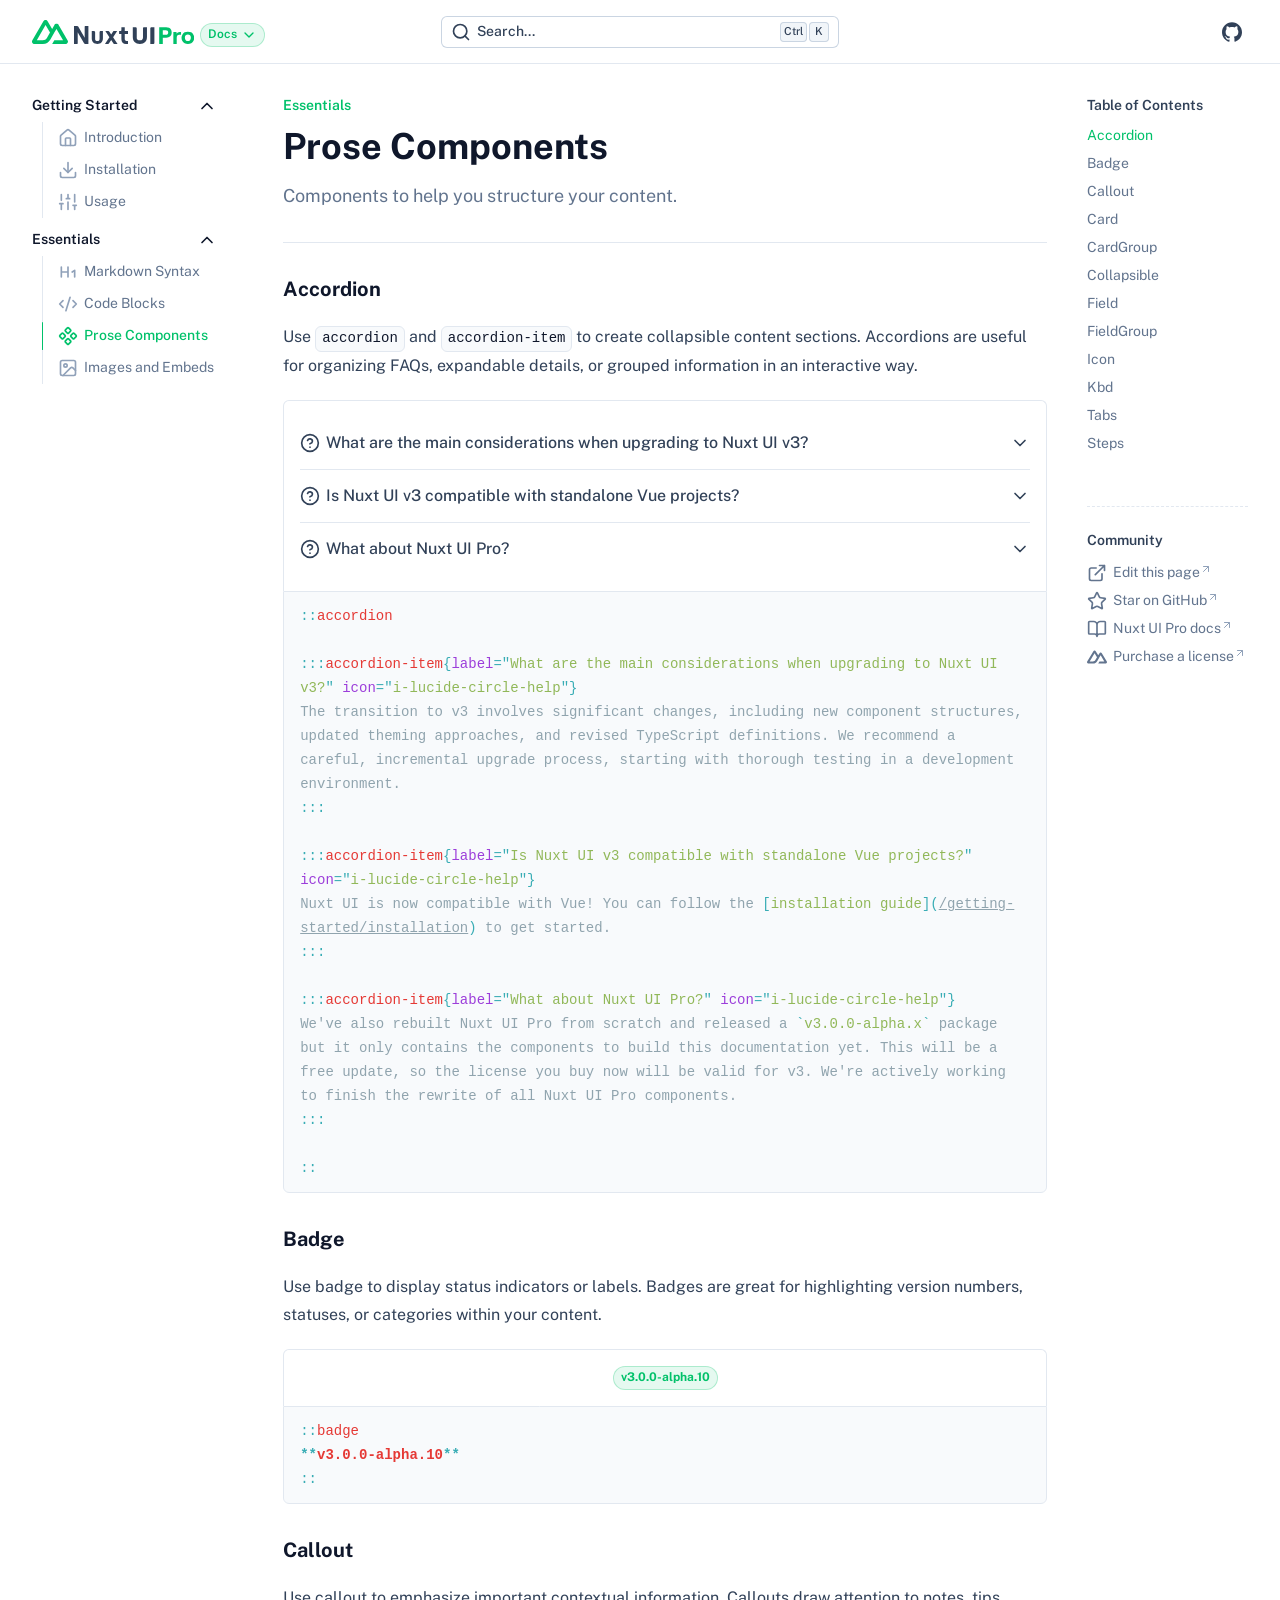
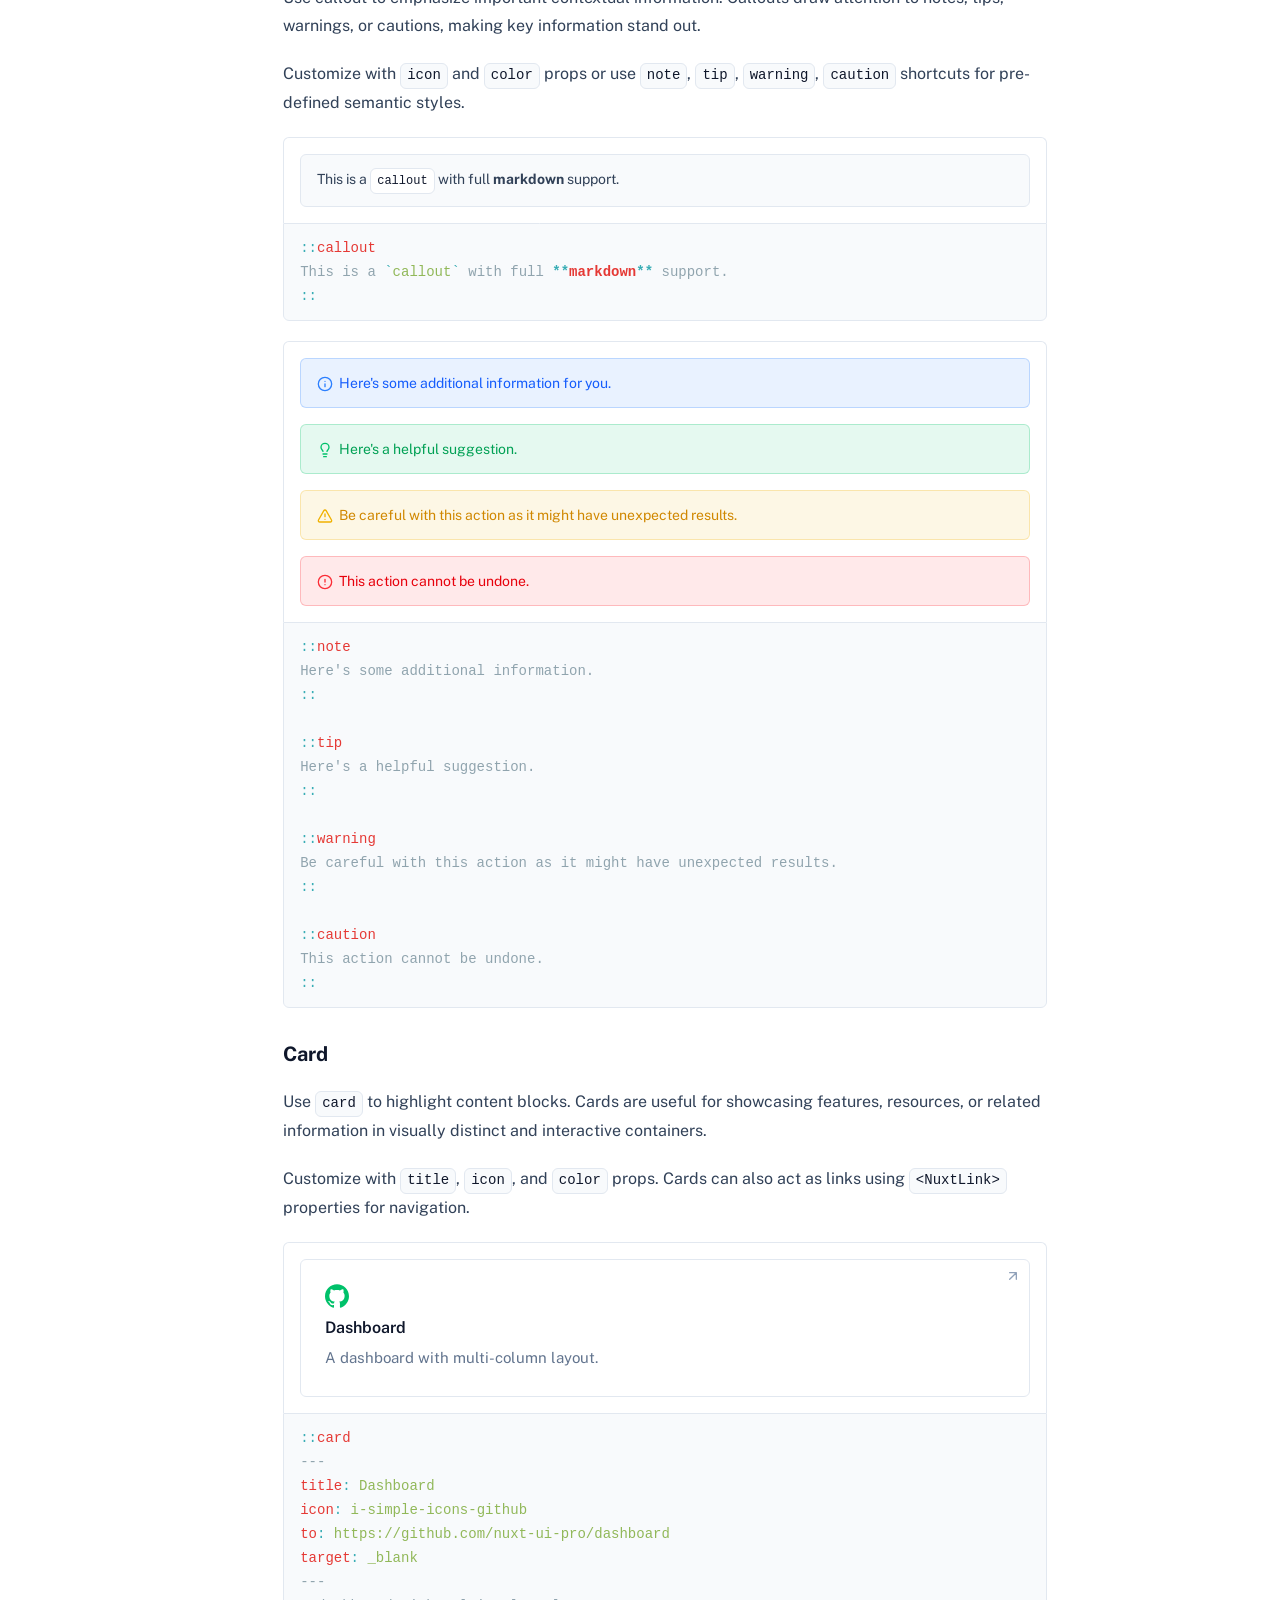
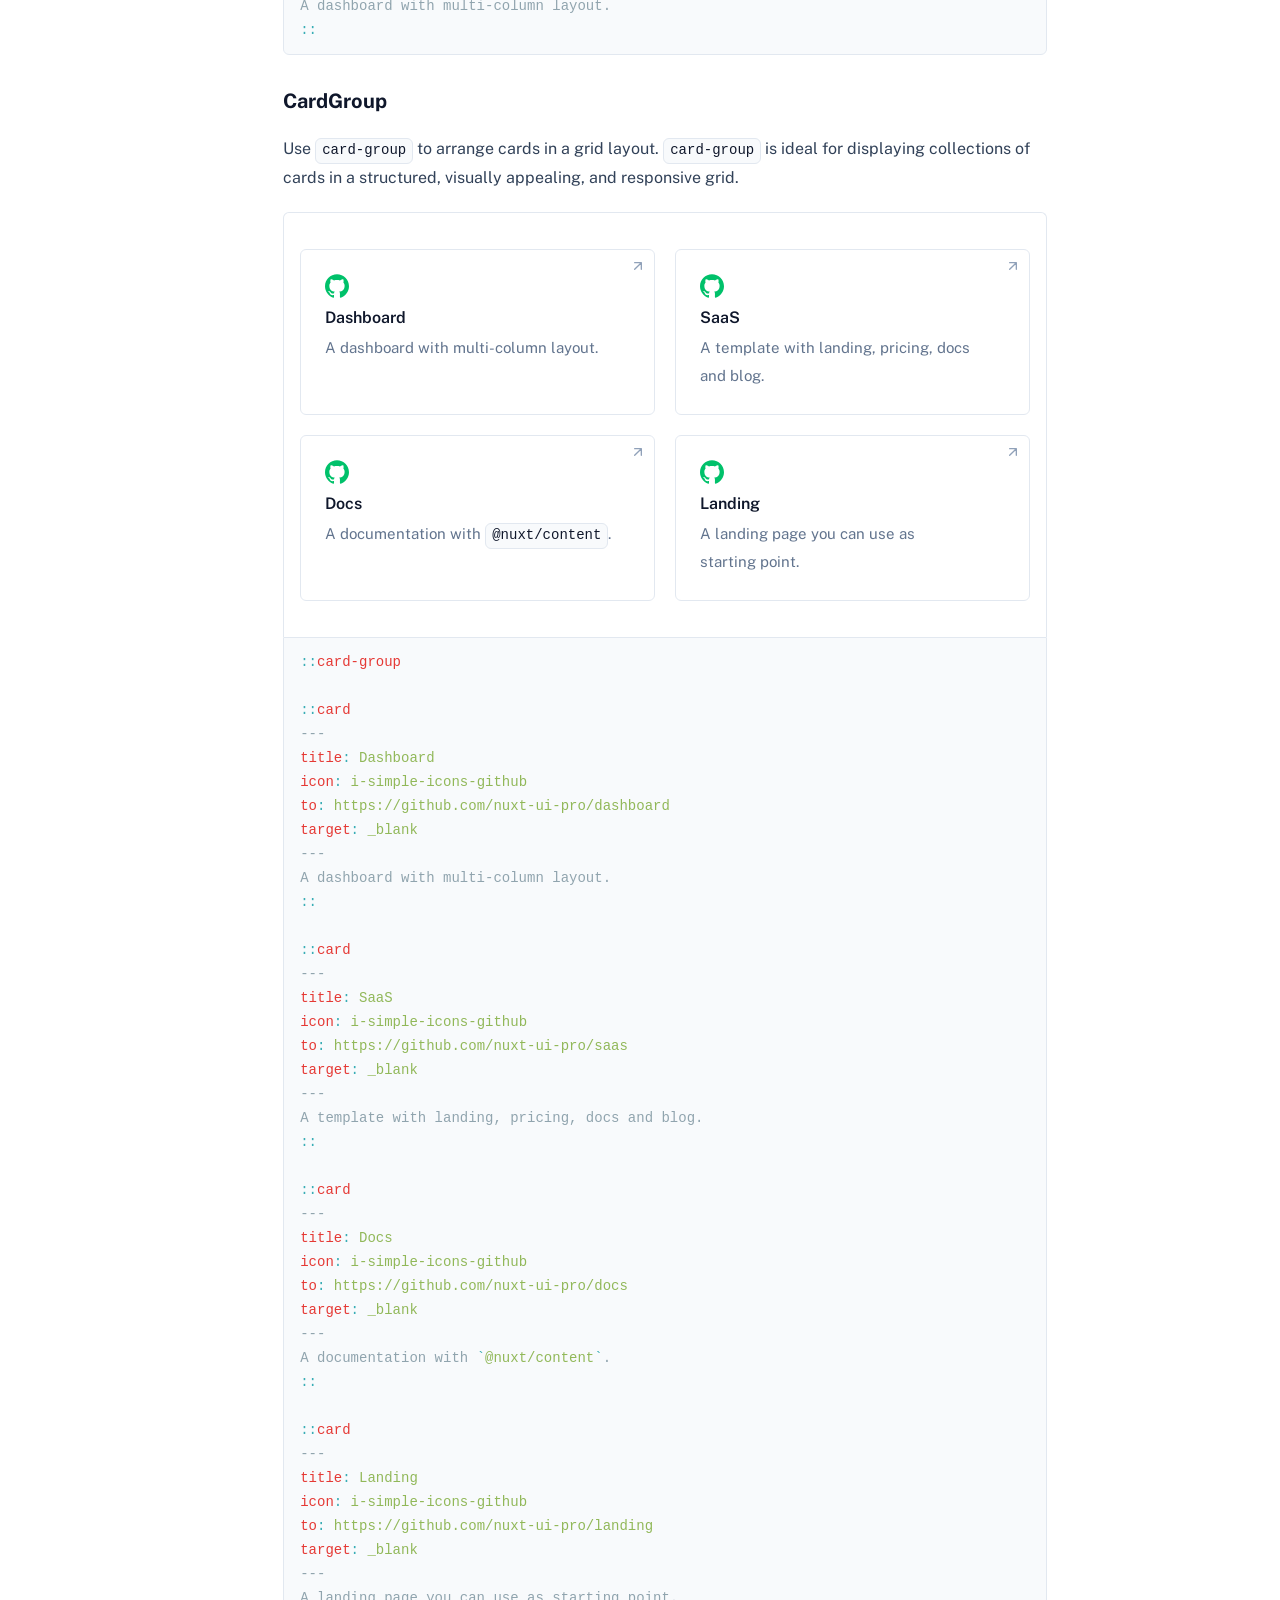
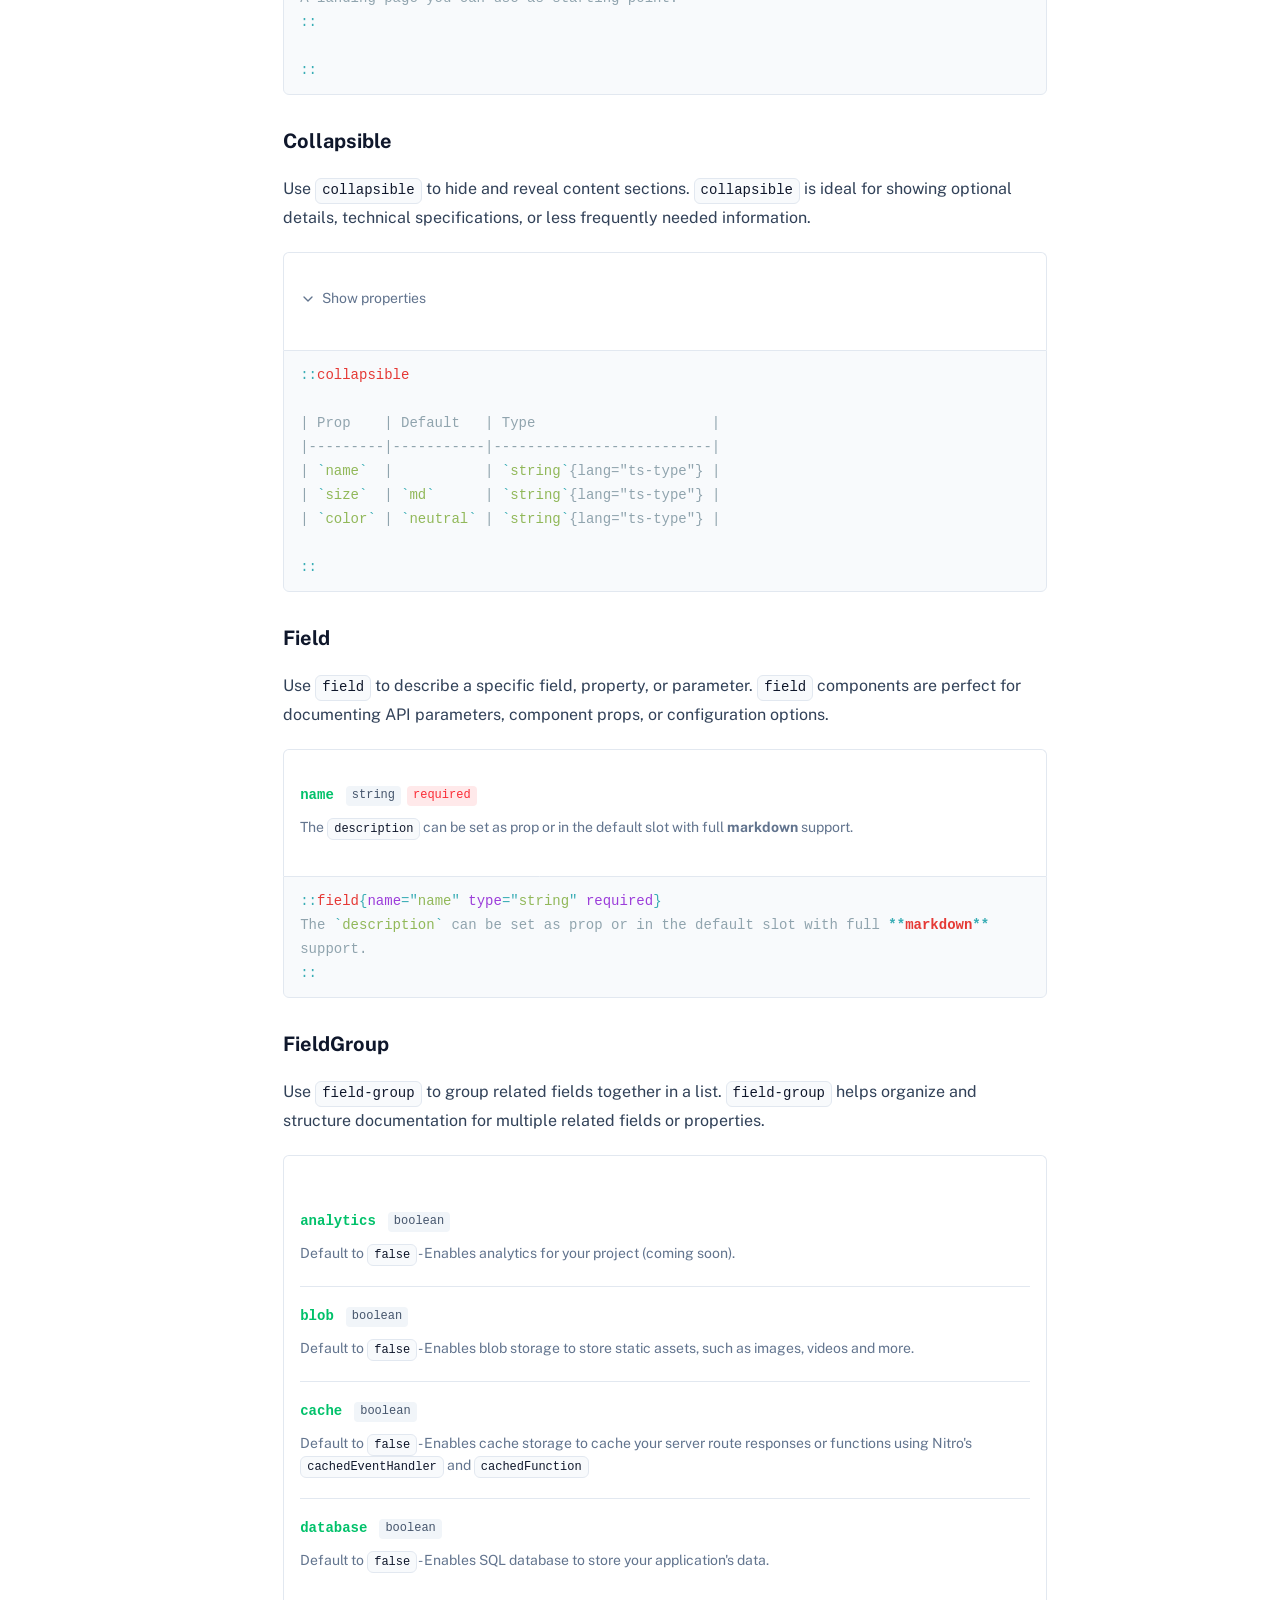
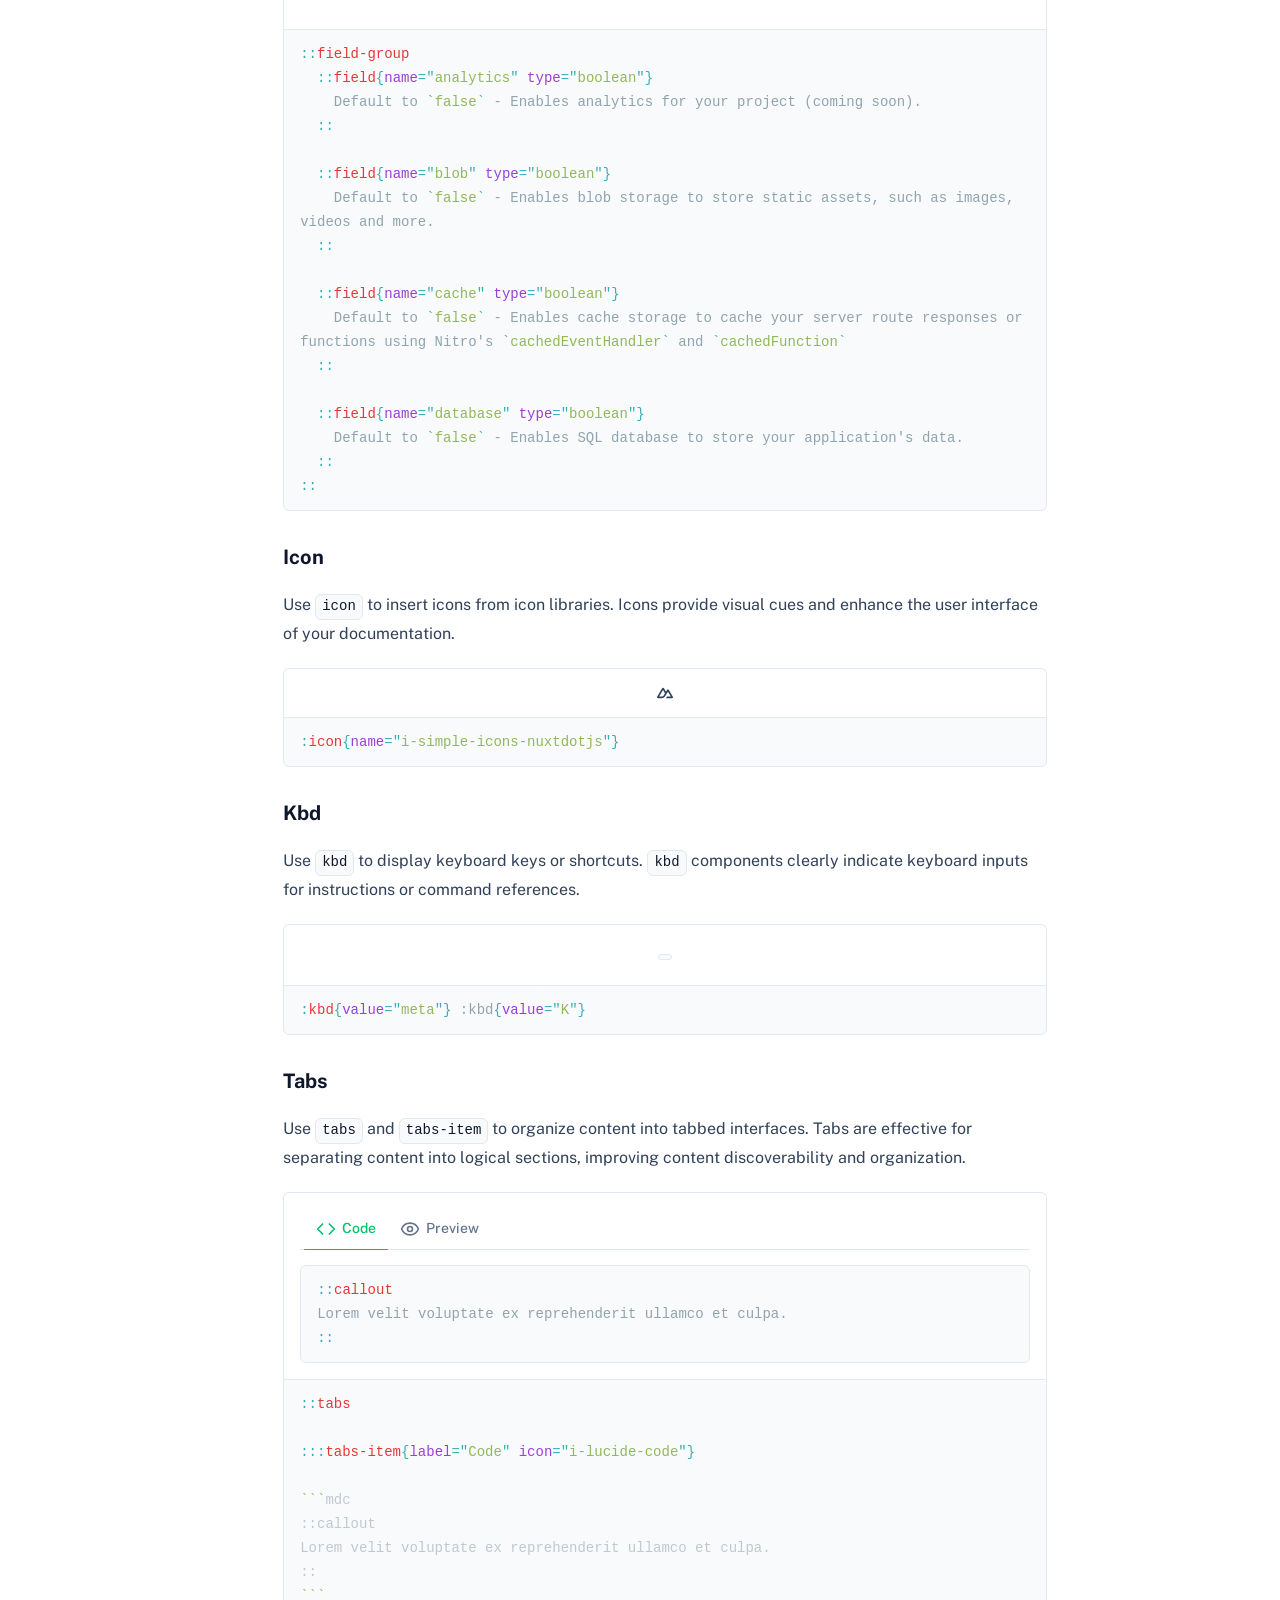
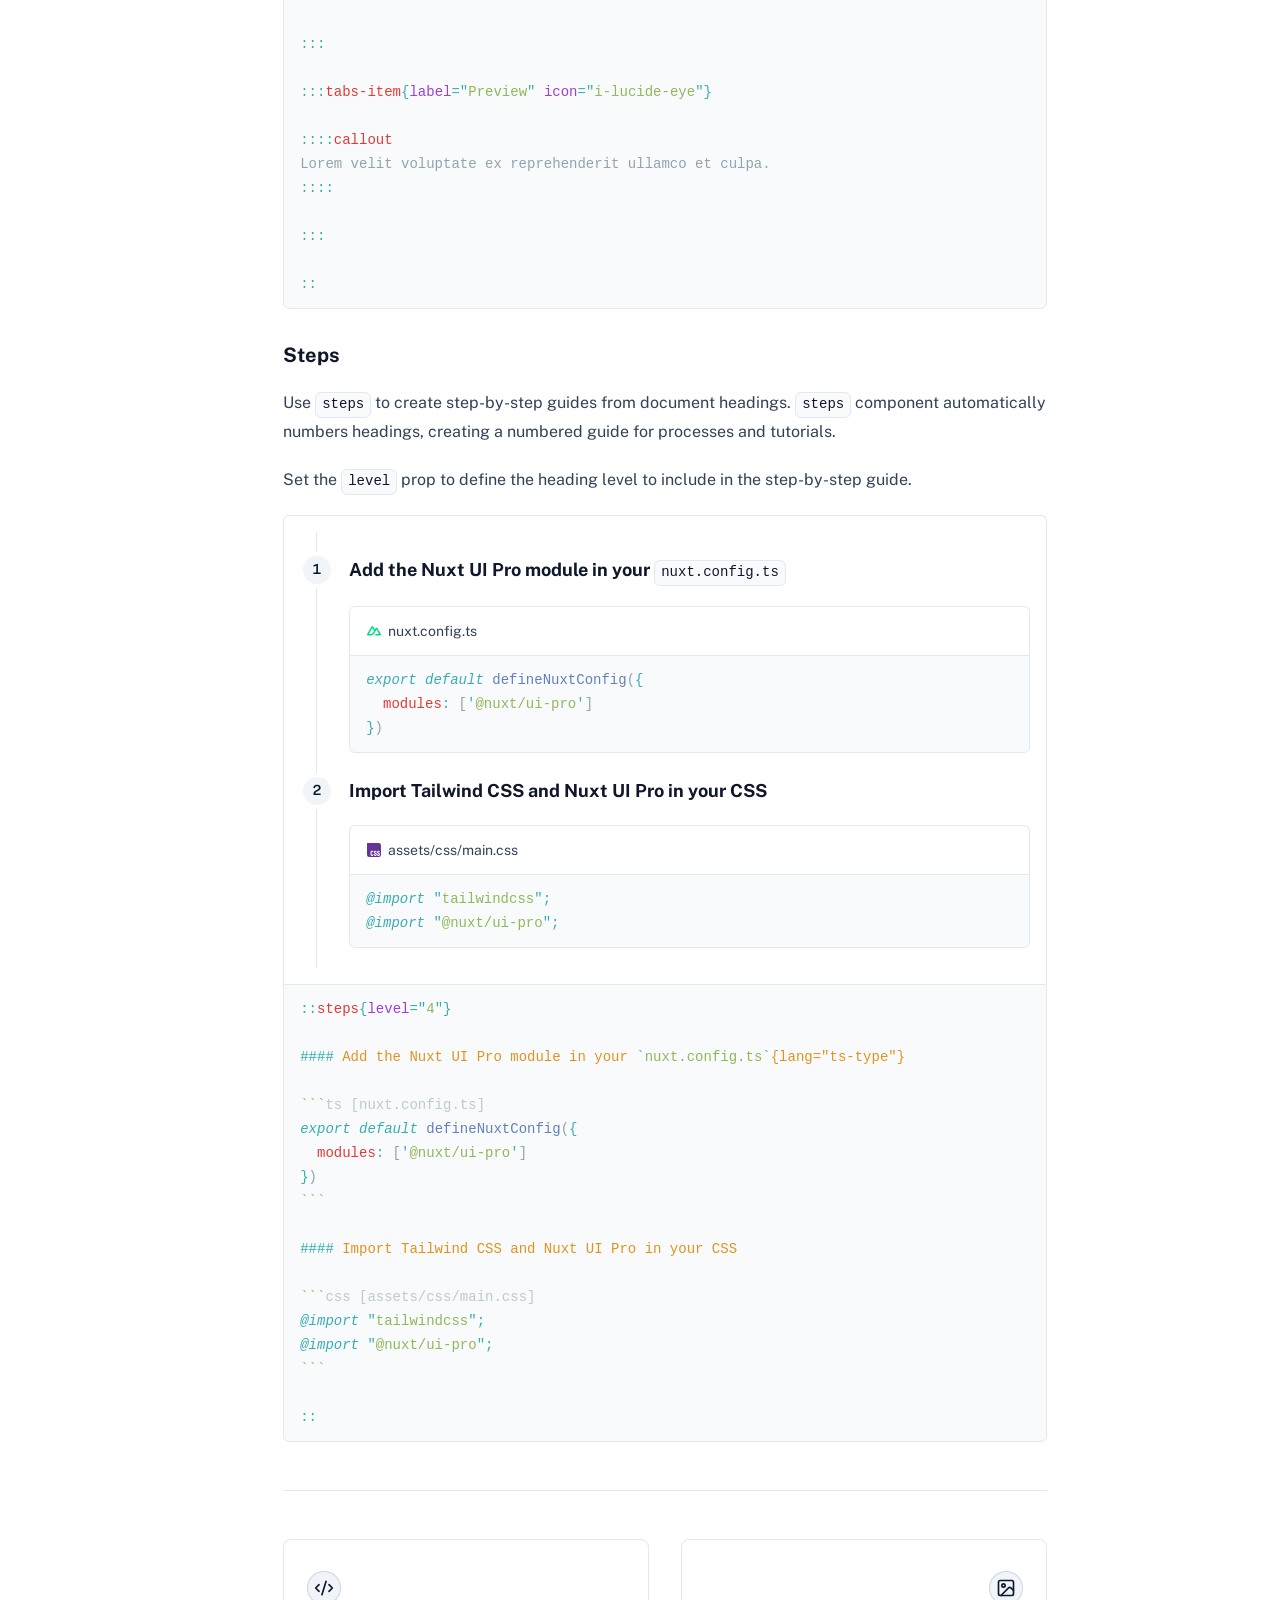
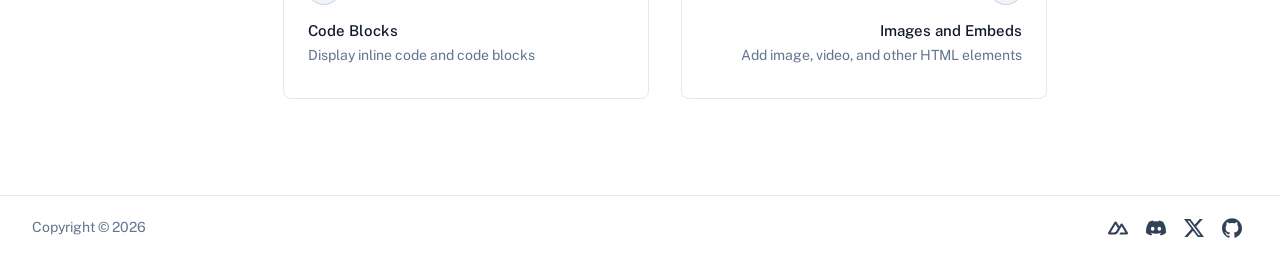
<file: essentials/prose-components.html>
<!DOCTYPE html><html  lang="en"><head><meta charset="utf-8"><meta name="viewport" content="width=device-width, initial-scale=1"><style id="nuxt-ui-colors">@layer base {
  :root {
  --ui-color-primary-50: var(--color-green-50, oklch(98.2% 0.018 155.826));
  --ui-color-primary-100: var(--color-green-100, oklch(96.2% 0.044 156.743));
  --ui-color-primary-200: var(--color-green-200, oklch(92.5% 0.084 155.995));
  --ui-color-primary-300: var(--color-green-300, oklch(87.1% 0.15 154.449));
  --ui-color-primary-400: var(--color-green-400, oklch(79.2% 0.209 151.711));
  --ui-color-primary-500: var(--color-green-500, oklch(72.3% 0.219 149.579));
  --ui-color-primary-600: var(--color-green-600, oklch(62.7% 0.194 149.214));
  --ui-color-primary-700: var(--color-green-700, oklch(52.7% 0.154 150.069));
  --ui-color-primary-800: var(--color-green-800, oklch(44.8% 0.119 151.328));
  --ui-color-primary-900: var(--color-green-900, oklch(39.3% 0.095 152.535));
  --ui-color-primary-950: var(--color-green-950, oklch(26.6% 0.065 152.934));
  --ui-color-secondary-50: var(--color-blue-50, oklch(97% 0.014 254.604));
  --ui-color-secondary-100: var(--color-blue-100, oklch(93.2% 0.032 255.585));
  --ui-color-secondary-200: var(--color-blue-200, oklch(88.2% 0.059 254.128));
  --ui-color-secondary-300: var(--color-blue-300, oklch(80.9% 0.105 251.813));
  --ui-color-secondary-400: var(--color-blue-400, oklch(70.7% 0.165 254.624));
  --ui-color-secondary-500: var(--color-blue-500, oklch(62.3% 0.214 259.815));
  --ui-color-secondary-600: var(--color-blue-600, oklch(54.6% 0.245 262.881));
  --ui-color-secondary-700: var(--color-blue-700, oklch(48.8% 0.243 264.376));
  --ui-color-secondary-800: var(--color-blue-800, oklch(42.4% 0.199 265.638));
  --ui-color-secondary-900: var(--color-blue-900, oklch(37.9% 0.146 265.522));
  --ui-color-secondary-950: var(--color-blue-950, oklch(28.2% 0.091 267.935));
  --ui-color-success-50: var(--color-green-50, oklch(98.2% 0.018 155.826));
  --ui-color-success-100: var(--color-green-100, oklch(96.2% 0.044 156.743));
  --ui-color-success-200: var(--color-green-200, oklch(92.5% 0.084 155.995));
  --ui-color-success-300: var(--color-green-300, oklch(87.1% 0.15 154.449));
  --ui-color-success-400: var(--color-green-400, oklch(79.2% 0.209 151.711));
  --ui-color-success-500: var(--color-green-500, oklch(72.3% 0.219 149.579));
  --ui-color-success-600: var(--color-green-600, oklch(62.7% 0.194 149.214));
  --ui-color-success-700: var(--color-green-700, oklch(52.7% 0.154 150.069));
  --ui-color-success-800: var(--color-green-800, oklch(44.8% 0.119 151.328));
  --ui-color-success-900: var(--color-green-900, oklch(39.3% 0.095 152.535));
  --ui-color-success-950: var(--color-green-950, oklch(26.6% 0.065 152.934));
  --ui-color-info-50: var(--color-blue-50, oklch(97% 0.014 254.604));
  --ui-color-info-100: var(--color-blue-100, oklch(93.2% 0.032 255.585));
  --ui-color-info-200: var(--color-blue-200, oklch(88.2% 0.059 254.128));
  --ui-color-info-300: var(--color-blue-300, oklch(80.9% 0.105 251.813));
  --ui-color-info-400: var(--color-blue-400, oklch(70.7% 0.165 254.624));
  --ui-color-info-500: var(--color-blue-500, oklch(62.3% 0.214 259.815));
  --ui-color-info-600: var(--color-blue-600, oklch(54.6% 0.245 262.881));
  --ui-color-info-700: var(--color-blue-700, oklch(48.8% 0.243 264.376));
  --ui-color-info-800: var(--color-blue-800, oklch(42.4% 0.199 265.638));
  --ui-color-info-900: var(--color-blue-900, oklch(37.9% 0.146 265.522));
  --ui-color-info-950: var(--color-blue-950, oklch(28.2% 0.091 267.935));
  --ui-color-warning-50: var(--color-yellow-50, oklch(98.7% 0.026 102.212));
  --ui-color-warning-100: var(--color-yellow-100, oklch(97.3% 0.071 103.193));
  --ui-color-warning-200: var(--color-yellow-200, oklch(94.5% 0.129 101.54));
  --ui-color-warning-300: var(--color-yellow-300, oklch(90.5% 0.182 98.111));
  --ui-color-warning-400: var(--color-yellow-400, oklch(85.2% 0.199 91.936));
  --ui-color-warning-500: var(--color-yellow-500, oklch(79.5% 0.184 86.047));
  --ui-color-warning-600: var(--color-yellow-600, oklch(68.1% 0.162 75.834));
  --ui-color-warning-700: var(--color-yellow-700, oklch(55.4% 0.135 66.442));
  --ui-color-warning-800: var(--color-yellow-800, oklch(47.6% 0.114 61.907));
  --ui-color-warning-900: var(--color-yellow-900, oklch(42.1% 0.095 57.708));
  --ui-color-warning-950: var(--color-yellow-950, oklch(28.6% 0.066 53.813));
  --ui-color-error-50: var(--color-red-50, oklch(97.1% 0.013 17.38));
  --ui-color-error-100: var(--color-red-100, oklch(93.6% 0.032 17.717));
  --ui-color-error-200: var(--color-red-200, oklch(88.5% 0.062 18.334));
  --ui-color-error-300: var(--color-red-300, oklch(80.8% 0.114 19.571));
  --ui-color-error-400: var(--color-red-400, oklch(70.4% 0.191 22.216));
  --ui-color-error-500: var(--color-red-500, oklch(63.7% 0.237 25.331));
  --ui-color-error-600: var(--color-red-600, oklch(57.7% 0.245 27.325));
  --ui-color-error-700: var(--color-red-700, oklch(50.5% 0.213 27.518));
  --ui-color-error-800: var(--color-red-800, oklch(44.4% 0.177 26.899));
  --ui-color-error-900: var(--color-red-900, oklch(39.6% 0.141 25.723));
  --ui-color-error-950: var(--color-red-950, oklch(25.8% 0.092 26.042));
  --ui-color-neutral-50: var(--color-slate-50, oklch(98.4% 0.003 247.858));
  --ui-color-neutral-100: var(--color-slate-100, oklch(96.8% 0.007 247.896));
  --ui-color-neutral-200: var(--color-slate-200, oklch(92.9% 0.013 255.508));
  --ui-color-neutral-300: var(--color-slate-300, oklch(86.9% 0.022 252.894));
  --ui-color-neutral-400: var(--color-slate-400, oklch(70.4% 0.04 256.788));
  --ui-color-neutral-500: var(--color-slate-500, oklch(55.4% 0.046 257.417));
  --ui-color-neutral-600: var(--color-slate-600, oklch(44.6% 0.043 257.281));
  --ui-color-neutral-700: var(--color-slate-700, oklch(37.2% 0.044 257.287));
  --ui-color-neutral-800: var(--color-slate-800, oklch(27.9% 0.041 260.031));
  --ui-color-neutral-900: var(--color-slate-900, oklch(20.8% 0.042 265.755));
  --ui-color-neutral-950: var(--color-slate-950, oklch(12.9% 0.042 264.695));
  }
  :root, .light {
  --ui-primary: var(--ui-color-primary-500);
  --ui-secondary: var(--ui-color-secondary-500);
  --ui-success: var(--ui-color-success-500);
  --ui-info: var(--ui-color-info-500);
  --ui-warning: var(--ui-color-warning-500);
  --ui-error: var(--ui-color-error-500);
  }
  .dark {
  --ui-primary: var(--ui-color-primary-400);
  --ui-secondary: var(--ui-color-secondary-400);
  --ui-success: var(--ui-color-success-400);
  --ui-info: var(--ui-color-info-400);
  --ui-warning: var(--ui-color-warning-400);
  --ui-error: var(--ui-color-error-400);
  }
}</style><title>Prose Components - Nuxt Docs Template</title><style>/*! tailwindcss v4.1.10 | MIT License | https://tailwindcss.com */.shiki span.line{display:block}.shiki span.line.highlight{background-color:var(--ui-bg-accented);margin:0 -16px;padding:0 16px}@supports (color:color-mix(in lab,red,red)){.shiki span.line.highlight{background-color:color-mix(in oklab,var(--ui-bg-accented)50%,transparent)}}</style><link rel="stylesheet" href="/_nuxt/entry.BOG4SA-D.css" crossorigin><style>@layer components {:where(.i-lucide\:arrow-up-right){display:inline-block;width:1em;height:1em;background-color:currentColor;-webkit-mask-image:var(--svg);mask-image:var(--svg);-webkit-mask-repeat:no-repeat;mask-repeat:no-repeat;-webkit-mask-size:100% 100%;mask-size:100% 100%;--svg:url("data:image/svg+xml,%3Csvg xmlns='http://www.w3.org/2000/svg' viewBox='0 0 24 24' width='24' height='24'%3E%3Cpath fill='none' stroke='black' stroke-linecap='round' stroke-linejoin='round' stroke-width='2' d='M7 7h10v10M7 17L17 7'/%3E%3C/svg%3E")}:where(.i-lucide\:book-open){display:inline-block;width:1em;height:1em;background-color:currentColor;-webkit-mask-image:var(--svg);mask-image:var(--svg);-webkit-mask-repeat:no-repeat;mask-repeat:no-repeat;-webkit-mask-size:100% 100%;mask-size:100% 100%;--svg:url("data:image/svg+xml,%3Csvg xmlns='http://www.w3.org/2000/svg' viewBox='0 0 24 24' width='24' height='24'%3E%3Cpath fill='none' stroke='black' stroke-linecap='round' stroke-linejoin='round' stroke-width='2' d='M12 7v14m-9-3a1 1 0 0 1-1-1V4a1 1 0 0 1 1-1h5a4 4 0 0 1 4 4a4 4 0 0 1 4-4h5a1 1 0 0 1 1 1v13a1 1 0 0 1-1 1h-6a3 3 0 0 0-3 3a3 3 0 0 0-3-3z'/%3E%3C/svg%3E")}:where(.i-lucide\:chevron-down){display:inline-block;width:1em;height:1em;background-color:currentColor;-webkit-mask-image:var(--svg);mask-image:var(--svg);-webkit-mask-repeat:no-repeat;mask-repeat:no-repeat;-webkit-mask-size:100% 100%;mask-size:100% 100%;--svg:url("data:image/svg+xml,%3Csvg xmlns='http://www.w3.org/2000/svg' viewBox='0 0 24 24' width='24' height='24'%3E%3Cpath fill='none' stroke='black' stroke-linecap='round' stroke-linejoin='round' stroke-width='2' d='m6 9l6 6l6-6'/%3E%3C/svg%3E")}:where(.i-lucide\:circle-alert){display:inline-block;width:1em;height:1em;background-color:currentColor;-webkit-mask-image:var(--svg);mask-image:var(--svg);-webkit-mask-repeat:no-repeat;mask-repeat:no-repeat;-webkit-mask-size:100% 100%;mask-size:100% 100%;--svg:url("data:image/svg+xml,%3Csvg xmlns='http://www.w3.org/2000/svg' viewBox='0 0 24 24' width='24' height='24'%3E%3Cg fill='none' stroke='black' stroke-linecap='round' stroke-linejoin='round' stroke-width='2'%3E%3Ccircle cx='12' cy='12' r='10'/%3E%3Cpath d='M12 8v4m0 4h.01'/%3E%3C/g%3E%3C/svg%3E")}:where(.i-lucide\:circle-help){display:inline-block;width:1em;height:1em;background-color:currentColor;-webkit-mask-image:var(--svg);mask-image:var(--svg);-webkit-mask-repeat:no-repeat;mask-repeat:no-repeat;-webkit-mask-size:100% 100%;mask-size:100% 100%;--svg:url("data:image/svg+xml,%3Csvg xmlns='http://www.w3.org/2000/svg' viewBox='0 0 24 24' width='24' height='24'%3E%3Cg fill='none' stroke='black' stroke-linecap='round' stroke-linejoin='round' stroke-width='2'%3E%3Ccircle cx='12' cy='12' r='10'/%3E%3Cpath d='M9.09 9a3 3 0 0 1 5.83 1c0 2-3 3-3 3m.08 4h.01'/%3E%3C/g%3E%3C/svg%3E")}:where(.i-lucide\:code){display:inline-block;width:1em;height:1em;background-color:currentColor;-webkit-mask-image:var(--svg);mask-image:var(--svg);-webkit-mask-repeat:no-repeat;mask-repeat:no-repeat;-webkit-mask-size:100% 100%;mask-size:100% 100%;--svg:url("data:image/svg+xml,%3Csvg xmlns='http://www.w3.org/2000/svg' viewBox='0 0 24 24' width='24' height='24'%3E%3Cpath fill='none' stroke='black' stroke-linecap='round' stroke-linejoin='round' stroke-width='2' d='m16 18l6-6l-6-6M8 6l-6 6l6 6'/%3E%3C/svg%3E")}:where(.i-lucide\:code-xml){display:inline-block;width:1em;height:1em;background-color:currentColor;-webkit-mask-image:var(--svg);mask-image:var(--svg);-webkit-mask-repeat:no-repeat;mask-repeat:no-repeat;-webkit-mask-size:100% 100%;mask-size:100% 100%;--svg:url("data:image/svg+xml,%3Csvg xmlns='http://www.w3.org/2000/svg' viewBox='0 0 24 24' width='24' height='24'%3E%3Cpath fill='none' stroke='black' stroke-linecap='round' stroke-linejoin='round' stroke-width='2' d='m18 16l4-4l-4-4M6 8l-4 4l4 4m8.5-12l-5 16'/%3E%3C/svg%3E")}:where(.i-lucide\:component){display:inline-block;width:1em;height:1em;background-color:currentColor;-webkit-mask-image:var(--svg);mask-image:var(--svg);-webkit-mask-repeat:no-repeat;mask-repeat:no-repeat;-webkit-mask-size:100% 100%;mask-size:100% 100%;--svg:url("data:image/svg+xml,%3Csvg xmlns='http://www.w3.org/2000/svg' viewBox='0 0 24 24' width='24' height='24'%3E%3Cpath fill='none' stroke='black' stroke-linecap='round' stroke-linejoin='round' stroke-width='2' d='M15.536 11.293a1 1 0 0 0 0 1.414l2.376 2.377a1 1 0 0 0 1.414 0l2.377-2.377a1 1 0 0 0 0-1.414l-2.377-2.377a1 1 0 0 0-1.414 0zm-13.239 0a1 1 0 0 0 0 1.414l2.377 2.377a1 1 0 0 0 1.414 0l2.377-2.377a1 1 0 0 0 0-1.414L6.088 8.916a1 1 0 0 0-1.414 0zm6.619 6.619a1 1 0 0 0 0 1.415l2.377 2.376a1 1 0 0 0 1.414 0l2.377-2.376a1 1 0 0 0 0-1.415l-2.377-2.376a1 1 0 0 0-1.414 0zm0-13.238a1 1 0 0 0 0 1.414l2.377 2.376a1 1 0 0 0 1.414 0l2.377-2.376a1 1 0 0 0 0-1.414l-2.377-2.377a1 1 0 0 0-1.414 0z'/%3E%3C/svg%3E")}:where(.i-lucide\:copy){display:inline-block;width:1em;height:1em;background-color:currentColor;-webkit-mask-image:var(--svg);mask-image:var(--svg);-webkit-mask-repeat:no-repeat;mask-repeat:no-repeat;-webkit-mask-size:100% 100%;mask-size:100% 100%;--svg:url("data:image/svg+xml,%3Csvg xmlns='http://www.w3.org/2000/svg' viewBox='0 0 24 24' width='24' height='24'%3E%3Cg fill='none' stroke='black' stroke-linecap='round' stroke-linejoin='round' stroke-width='2'%3E%3Crect width='14' height='14' x='8' y='8' rx='2' ry='2'/%3E%3Cpath d='M4 16c-1.1 0-2-.9-2-2V4c0-1.1.9-2 2-2h10c1.1 0 2 .9 2 2'/%3E%3C/g%3E%3C/svg%3E")}:where(.i-lucide\:download){display:inline-block;width:1em;height:1em;background-color:currentColor;-webkit-mask-image:var(--svg);mask-image:var(--svg);-webkit-mask-repeat:no-repeat;mask-repeat:no-repeat;-webkit-mask-size:100% 100%;mask-size:100% 100%;--svg:url("data:image/svg+xml,%3Csvg xmlns='http://www.w3.org/2000/svg' viewBox='0 0 24 24' width='24' height='24'%3E%3Cg fill='none' stroke='black' stroke-linecap='round' stroke-linejoin='round' stroke-width='2'%3E%3Cpath d='M12 15V3m9 12v4a2 2 0 0 1-2 2H5a2 2 0 0 1-2-2v-4'/%3E%3Cpath d='m7 10l5 5l5-5'/%3E%3C/g%3E%3C/svg%3E")}:where(.i-lucide\:external-link){display:inline-block;width:1em;height:1em;background-color:currentColor;-webkit-mask-image:var(--svg);mask-image:var(--svg);-webkit-mask-repeat:no-repeat;mask-repeat:no-repeat;-webkit-mask-size:100% 100%;mask-size:100% 100%;--svg:url("data:image/svg+xml,%3Csvg xmlns='http://www.w3.org/2000/svg' viewBox='0 0 24 24' width='24' height='24'%3E%3Cpath fill='none' stroke='black' stroke-linecap='round' stroke-linejoin='round' stroke-width='2' d='M15 3h6v6m-11 5L21 3m-3 10v6a2 2 0 0 1-2 2H5a2 2 0 0 1-2-2V8a2 2 0 0 1 2-2h6'/%3E%3C/svg%3E")}:where(.i-lucide\:eye){display:inline-block;width:1em;height:1em;background-color:currentColor;-webkit-mask-image:var(--svg);mask-image:var(--svg);-webkit-mask-repeat:no-repeat;mask-repeat:no-repeat;-webkit-mask-size:100% 100%;mask-size:100% 100%;--svg:url("data:image/svg+xml,%3Csvg xmlns='http://www.w3.org/2000/svg' viewBox='0 0 24 24' width='24' height='24'%3E%3Cg fill='none' stroke='black' stroke-linecap='round' stroke-linejoin='round' stroke-width='2'%3E%3Cpath d='M2.062 12.348a1 1 0 0 1 0-.696a10.75 10.75 0 0 1 19.876 0a1 1 0 0 1 0 .696a10.75 10.75 0 0 1-19.876 0'/%3E%3Ccircle cx='12' cy='12' r='3'/%3E%3C/g%3E%3C/svg%3E")}:where(.i-lucide\:hash){display:inline-block;width:1em;height:1em;background-color:currentColor;-webkit-mask-image:var(--svg);mask-image:var(--svg);-webkit-mask-repeat:no-repeat;mask-repeat:no-repeat;-webkit-mask-size:100% 100%;mask-size:100% 100%;--svg:url("data:image/svg+xml,%3Csvg xmlns='http://www.w3.org/2000/svg' viewBox='0 0 24 24' width='24' height='24'%3E%3Cpath fill='none' stroke='black' stroke-linecap='round' stroke-linejoin='round' stroke-width='2' d='M4 9h16M4 15h16M10 3L8 21m8-18l-2 18'/%3E%3C/svg%3E")}:where(.i-lucide\:heading-1){display:inline-block;width:1em;height:1em;background-color:currentColor;-webkit-mask-image:var(--svg);mask-image:var(--svg);-webkit-mask-repeat:no-repeat;mask-repeat:no-repeat;-webkit-mask-size:100% 100%;mask-size:100% 100%;--svg:url("data:image/svg+xml,%3Csvg xmlns='http://www.w3.org/2000/svg' viewBox='0 0 24 24' width='24' height='24'%3E%3Cpath fill='none' stroke='black' stroke-linecap='round' stroke-linejoin='round' stroke-width='2' d='M4 12h8m-8 6V6m8 12V6m5 6l3-2v8'/%3E%3C/svg%3E")}:where(.i-lucide\:house){display:inline-block;width:1em;height:1em;background-color:currentColor;-webkit-mask-image:var(--svg);mask-image:var(--svg);-webkit-mask-repeat:no-repeat;mask-repeat:no-repeat;-webkit-mask-size:100% 100%;mask-size:100% 100%;--svg:url("data:image/svg+xml,%3Csvg xmlns='http://www.w3.org/2000/svg' viewBox='0 0 24 24' width='24' height='24'%3E%3Cg fill='none' stroke='black' stroke-linecap='round' stroke-linejoin='round' stroke-width='2'%3E%3Cpath d='M15 21v-8a1 1 0 0 0-1-1h-4a1 1 0 0 0-1 1v8'/%3E%3Cpath d='M3 10a2 2 0 0 1 .709-1.528l7-5.999a2 2 0 0 1 2.582 0l7 5.999A2 2 0 0 1 21 10v9a2 2 0 0 1-2 2H5a2 2 0 0 1-2-2z'/%3E%3C/g%3E%3C/svg%3E")}:where(.i-lucide\:image){display:inline-block;width:1em;height:1em;background-color:currentColor;-webkit-mask-image:var(--svg);mask-image:var(--svg);-webkit-mask-repeat:no-repeat;mask-repeat:no-repeat;-webkit-mask-size:100% 100%;mask-size:100% 100%;--svg:url("data:image/svg+xml,%3Csvg xmlns='http://www.w3.org/2000/svg' viewBox='0 0 24 24' width='24' height='24'%3E%3Cg fill='none' stroke='black' stroke-linecap='round' stroke-linejoin='round' stroke-width='2'%3E%3Crect width='18' height='18' x='3' y='3' rx='2' ry='2'/%3E%3Ccircle cx='9' cy='9' r='2'/%3E%3Cpath d='m21 15l-3.086-3.086a2 2 0 0 0-2.828 0L6 21'/%3E%3C/g%3E%3C/svg%3E")}:where(.i-lucide\:info){display:inline-block;width:1em;height:1em;background-color:currentColor;-webkit-mask-image:var(--svg);mask-image:var(--svg);-webkit-mask-repeat:no-repeat;mask-repeat:no-repeat;-webkit-mask-size:100% 100%;mask-size:100% 100%;--svg:url("data:image/svg+xml,%3Csvg xmlns='http://www.w3.org/2000/svg' viewBox='0 0 24 24' width='24' height='24'%3E%3Cg fill='none' stroke='black' stroke-linecap='round' stroke-linejoin='round' stroke-width='2'%3E%3Ccircle cx='12' cy='12' r='10'/%3E%3Cpath d='M12 16v-4m0-4h.01'/%3E%3C/g%3E%3C/svg%3E")}:where(.i-lucide\:lightbulb){display:inline-block;width:1em;height:1em;background-color:currentColor;-webkit-mask-image:var(--svg);mask-image:var(--svg);-webkit-mask-repeat:no-repeat;mask-repeat:no-repeat;-webkit-mask-size:100% 100%;mask-size:100% 100%;--svg:url("data:image/svg+xml,%3Csvg xmlns='http://www.w3.org/2000/svg' viewBox='0 0 24 24' width='24' height='24'%3E%3Cpath fill='none' stroke='black' stroke-linecap='round' stroke-linejoin='round' stroke-width='2' d='M15 14c.2-1 .7-1.7 1.5-2.5c1-.9 1.5-2.2 1.5-3.5A6 6 0 0 0 6 8c0 1 .2 2.2 1.5 3.5c.7.7 1.3 1.5 1.5 2.5m0 4h6m-5 4h4'/%3E%3C/svg%3E")}:where(.i-lucide\:menu){display:inline-block;width:1em;height:1em;background-color:currentColor;-webkit-mask-image:var(--svg);mask-image:var(--svg);-webkit-mask-repeat:no-repeat;mask-repeat:no-repeat;-webkit-mask-size:100% 100%;mask-size:100% 100%;--svg:url("data:image/svg+xml,%3Csvg xmlns='http://www.w3.org/2000/svg' viewBox='0 0 24 24' width='24' height='24'%3E%3Cpath fill='none' stroke='black' stroke-linecap='round' stroke-linejoin='round' stroke-width='2' d='M4 12h16M4 18h16M4 6h16'/%3E%3C/svg%3E")}:where(.i-lucide\:search){display:inline-block;width:1em;height:1em;background-color:currentColor;-webkit-mask-image:var(--svg);mask-image:var(--svg);-webkit-mask-repeat:no-repeat;mask-repeat:no-repeat;-webkit-mask-size:100% 100%;mask-size:100% 100%;--svg:url("data:image/svg+xml,%3Csvg xmlns='http://www.w3.org/2000/svg' viewBox='0 0 24 24' width='24' height='24'%3E%3Cg fill='none' stroke='black' stroke-linecap='round' stroke-linejoin='round' stroke-width='2'%3E%3Cpath d='m21 21l-4.34-4.34'/%3E%3Ccircle cx='11' cy='11' r='8'/%3E%3C/g%3E%3C/svg%3E")}:where(.i-lucide\:sliders){display:inline-block;width:1em;height:1em;background-color:currentColor;-webkit-mask-image:var(--svg);mask-image:var(--svg);-webkit-mask-repeat:no-repeat;mask-repeat:no-repeat;-webkit-mask-size:100% 100%;mask-size:100% 100%;--svg:url("data:image/svg+xml,%3Csvg xmlns='http://www.w3.org/2000/svg' viewBox='0 0 24 24' width='24' height='24'%3E%3Cpath fill='none' stroke='black' stroke-linecap='round' stroke-linejoin='round' stroke-width='2' d='M4 21v-7m0-4V3m8 18v-9m0-4V3m8 18v-5m0-4V3M2 14h4m4-6h4m4 8h4'/%3E%3C/svg%3E")}:where(.i-lucide\:star){display:inline-block;width:1em;height:1em;background-color:currentColor;-webkit-mask-image:var(--svg);mask-image:var(--svg);-webkit-mask-repeat:no-repeat;mask-repeat:no-repeat;-webkit-mask-size:100% 100%;mask-size:100% 100%;--svg:url("data:image/svg+xml,%3Csvg xmlns='http://www.w3.org/2000/svg' viewBox='0 0 24 24' width='24' height='24'%3E%3Cpath fill='none' stroke='black' stroke-linecap='round' stroke-linejoin='round' stroke-width='2' d='M11.525 2.295a.53.53 0 0 1 .95 0l2.31 4.679a2.12 2.12 0 0 0 1.595 1.16l5.166.756a.53.53 0 0 1 .294.904l-3.736 3.638a2.12 2.12 0 0 0-.611 1.878l.882 5.14a.53.53 0 0 1-.771.56l-4.618-2.428a2.12 2.12 0 0 0-1.973 0L6.396 21.01a.53.53 0 0 1-.77-.56l.881-5.139a2.12 2.12 0 0 0-.611-1.879L2.16 9.795a.53.53 0 0 1 .294-.906l5.165-.755a2.12 2.12 0 0 0 1.597-1.16z'/%3E%3C/svg%3E")}:where(.i-lucide\:triangle-alert){display:inline-block;width:1em;height:1em;background-color:currentColor;-webkit-mask-image:var(--svg);mask-image:var(--svg);-webkit-mask-repeat:no-repeat;mask-repeat:no-repeat;-webkit-mask-size:100% 100%;mask-size:100% 100%;--svg:url("data:image/svg+xml,%3Csvg xmlns='http://www.w3.org/2000/svg' viewBox='0 0 24 24' width='24' height='24'%3E%3Cpath fill='none' stroke='black' stroke-linecap='round' stroke-linejoin='round' stroke-width='2' d='m21.73 18l-8-14a2 2 0 0 0-3.48 0l-8 14A2 2 0 0 0 4 21h16a2 2 0 0 0 1.73-3M12 9v4m0 4h.01'/%3E%3C/svg%3E")}:where(.i-simple-icons\:discord){display:inline-block;width:1em;height:1em;background-color:currentColor;-webkit-mask-image:var(--svg);mask-image:var(--svg);-webkit-mask-repeat:no-repeat;mask-repeat:no-repeat;-webkit-mask-size:100% 100%;mask-size:100% 100%;--svg:url("data:image/svg+xml,%3Csvg xmlns='http://www.w3.org/2000/svg' viewBox='0 0 24 24' width='24' height='24'%3E%3Cpath fill='black' d='M20.317 4.37a19.8 19.8 0 0 0-4.885-1.515a.074.074 0 0 0-.079.037c-.21.375-.444.864-.608 1.25a18.3 18.3 0 0 0-5.487 0a13 13 0 0 0-.617-1.25a.08.08 0 0 0-.079-.037A19.7 19.7 0 0 0 3.677 4.37a.1.1 0 0 0-.032.027C.533 9.046-.32 13.58.099 18.057a.08.08 0 0 0 .031.057a19.9 19.9 0 0 0 5.993 3.03a.08.08 0 0 0 .084-.028a14 14 0 0 0 1.226-1.994a.076.076 0 0 0-.041-.106a13 13 0 0 1-1.872-.892a.077.077 0 0 1-.008-.128a10 10 0 0 0 .372-.292a.07.07 0 0 1 .077-.01c3.928 1.793 8.18 1.793 12.062 0a.07.07 0 0 1 .078.01q.181.149.373.292a.077.077 0 0 1-.006.127a12.3 12.3 0 0 1-1.873.892a.077.077 0 0 0-.041.107c.36.698.772 1.362 1.225 1.993a.08.08 0 0 0 .084.028a19.8 19.8 0 0 0 6.002-3.03a.08.08 0 0 0 .032-.054c.5-5.177-.838-9.674-3.549-13.66a.06.06 0 0 0-.031-.03M8.02 15.33c-1.182 0-2.157-1.085-2.157-2.419c0-1.333.956-2.419 2.157-2.419c1.21 0 2.176 1.096 2.157 2.42c0 1.333-.956 2.418-2.157 2.418m7.975 0c-1.183 0-2.157-1.085-2.157-2.419c0-1.333.955-2.419 2.157-2.419c1.21 0 2.176 1.096 2.157 2.42c0 1.333-.946 2.418-2.157 2.418'/%3E%3C/svg%3E")}:where(.i-simple-icons\:github){display:inline-block;width:1em;height:1em;background-color:currentColor;-webkit-mask-image:var(--svg);mask-image:var(--svg);-webkit-mask-repeat:no-repeat;mask-repeat:no-repeat;-webkit-mask-size:100% 100%;mask-size:100% 100%;--svg:url("data:image/svg+xml,%3Csvg xmlns='http://www.w3.org/2000/svg' viewBox='0 0 24 24' width='24' height='24'%3E%3Cpath fill='black' d='M12 .297c-6.63 0-12 5.373-12 12c0 5.303 3.438 9.8 8.205 11.385c.6.113.82-.258.82-.577c0-.285-.01-1.04-.015-2.04c-3.338.724-4.042-1.61-4.042-1.61C4.422 18.07 3.633 17.7 3.633 17.7c-1.087-.744.084-.729.084-.729c1.205.084 1.838 1.236 1.838 1.236c1.07 1.835 2.809 1.305 3.495.998c.108-.776.417-1.305.76-1.605c-2.665-.3-5.466-1.332-5.466-5.93c0-1.31.465-2.38 1.235-3.22c-.135-.303-.54-1.523.105-3.176c0 0 1.005-.322 3.3 1.23c.96-.267 1.98-.399 3-.405c1.02.006 2.04.138 3 .405c2.28-1.552 3.285-1.23 3.285-1.23c.645 1.653.24 2.873.12 3.176c.765.84 1.23 1.91 1.23 3.22c0 4.61-2.805 5.625-5.475 5.92c.42.36.81 1.096.81 2.22c0 1.606-.015 2.896-.015 3.286c0 .315.21.69.825.57C20.565 22.092 24 17.592 24 12.297c0-6.627-5.373-12-12-12'/%3E%3C/svg%3E")}:where(.i-simple-icons\:nuxtdotjs){display:inline-block;width:1em;height:1em;background-color:currentColor;-webkit-mask-image:var(--svg);mask-image:var(--svg);-webkit-mask-repeat:no-repeat;mask-repeat:no-repeat;-webkit-mask-size:100% 100%;mask-size:100% 100%;--svg:url("data:image/svg+xml,%3Csvg xmlns='http://www.w3.org/2000/svg' viewBox='0 0 24 24' width='24' height='24'%3E%3Cpath fill='black' d='M13.464 19.83h8.922c.283 0 .562-.073.807-.21a1.6 1.6 0 0 0 .591-.574a1.53 1.53 0 0 0 .216-.783a1.53 1.53 0 0 0-.217-.782L17.792 7.414a1.6 1.6 0 0 0-.591-.573a1.65 1.65 0 0 0-.807-.21c-.283 0-.562.073-.807.21a1.6 1.6 0 0 0-.59.573L13.463 9.99L10.47 4.953a1.6 1.6 0 0 0-.591-.573a1.65 1.65 0 0 0-.807-.21c-.284 0-.562.073-.807.21a1.6 1.6 0 0 0-.591.573L.216 17.481a1.53 1.53 0 0 0-.217.782c0 .275.074.545.216.783a1.6 1.6 0 0 0 .59.574c.246.137.525.21.808.21h5.6c2.22 0 3.856-.946 4.982-2.79l2.733-4.593l1.464-2.457l4.395 7.382h-5.859Zm-6.341-2.46l-3.908-.002l5.858-9.842l2.923 4.921l-1.957 3.29c-.748 1.196-1.597 1.632-2.916 1.632'/%3E%3C/svg%3E")}:where(.i-simple-icons\:x){display:inline-block;width:1em;height:1em;background-color:currentColor;-webkit-mask-image:var(--svg);mask-image:var(--svg);-webkit-mask-repeat:no-repeat;mask-repeat:no-repeat;-webkit-mask-size:100% 100%;mask-size:100% 100%;--svg:url("data:image/svg+xml,%3Csvg xmlns='http://www.w3.org/2000/svg' viewBox='0 0 24 24' width='24' height='24'%3E%3Cpath fill='black' d='M18.901 1.153h3.68l-8.04 9.19L24 22.846h-7.406l-5.8-7.584l-6.638 7.584H.474l8.6-9.83L0 1.154h7.594l5.243 6.932ZM17.61 20.644h2.039L6.486 3.24H4.298Z'/%3E%3C/svg%3E")}:where(.i-vscode-icons\:file-type-css){display:inline-block;width:1em;height:1em;background-repeat:no-repeat;background-size:100% 100%;background-image:url("data:image/svg+xml,%3Csvg xmlns='http://www.w3.org/2000/svg' viewBox='0 0 32 32' width='32' height='32'%3E%3Cpath fill='%23639' d='M1.995 1.994h23.52a4.48 4.48 0 0 1 4.48 4.48v19.04a4.48 4.48 0 0 1-4.48 4.48H6.475a4.48 4.48 0 0 1-4.48-4.48Z'/%3E%3Cpath fill='%23fff' d='M9.079 24.87v-4.704c0-1.876 1.204-2.884 3.024-2.884c1.792-.028 2.912 1.148 2.856 3.136h-2.072c.056-.756-.28-1.316-.84-1.288c-.7 0-.896.476-.896 1.372v4.088c0 .868.28 1.288.896 1.316c.644 0 .896-.644.84-1.372h2.072c.112 2.044-1.176 3.248-2.996 3.22c-1.764 0-2.884-.98-2.884-2.884m6.636-.336h1.932c.028.896.308 1.456.924 1.456s.84-.364.84-1.204c0-.7-.308-1.092-1.064-1.456l-.728-.336c-1.288-.616-1.82-1.372-1.82-2.884c0-1.68 1.064-2.856 2.8-2.856s2.66 1.204 2.688 3.164h-1.876c0-.812-.168-1.372-.784-1.372c-.56 0-.84.28-.84.98s.252.98.924 1.26l.672.308c1.428.672 2.044 1.54 2.044 3.164c0 1.932-1.092 2.996-2.884 2.996s-2.8-1.232-2.828-3.22m6.328 0h1.96c0 .896.308 1.456.896 1.456s.84-.364.84-1.204c0-.7-.28-1.092-1.064-1.456l-.728-.336c-1.288-.616-1.792-1.372-1.792-2.884c0-1.68 1.036-2.856 2.8-2.856s2.632 1.204 2.688 3.164h-1.876c-.028-.812-.196-1.372-.812-1.372c-.56 0-.812.28-.812.98s.224.98.896 1.26l.7.308c1.4.672 2.016 1.54 2.016 3.164c0 1.932-1.092 2.996-2.884 2.996s-2.8-1.232-2.828-3.22'/%3E%3C/svg%3E")}:where(.i-vscode-icons\:file-type-nuxt){display:inline-block;width:1em;height:1em;background-repeat:no-repeat;background-size:100% 100%;background-image:url("data:image/svg+xml,%3Csvg xmlns='http://www.w3.org/2000/svg' viewBox='0 0 32 32' width='32' height='32'%3E%3Cpath fill='%2300DC82' d='M17.708 25h10.409c.33 0 .655-.088.942-.254a1.9 1.9 0 0 0 .689-.696a1.91 1.91 0 0 0 0-1.9L22.756 9.936a1.87 1.87 0 0 0-3.261 0l-1.788 3.125l-3.494-6.111a1.871 1.871 0 0 0-3.262 0l-8.7 15.2a1.91 1.91 0 0 0 .69 2.595c.286.167.61.255.941.255h6.534c2.589 0 4.498-1.147 5.811-3.385l3.19-5.572l1.708-2.982l5.127 8.957h-6.835zm-7.398-2.985l-4.56-.001l6.836-11.942l3.41 5.97l-2.283 3.992c-.873 1.452-1.864 1.981-3.403 1.981'/%3E%3C/svg%3E")}}</style><link rel="preload" as="fetch" crossorigin="anonymous" href="/essentials/prose-components/_payload.json?638249c3-abd5-404d-983a-65942456b574"><link rel="modulepreload" as="script" crossorigin href="/_nuxt/B-WHVW33.js"><link rel="modulepreload" as="script" crossorigin href="/_nuxt/DLWAj4B0.js"><link rel="modulepreload" as="script" crossorigin href="/_nuxt/BZ5hpFA5.js"><link rel="modulepreload" as="script" crossorigin href="/_nuxt/BqXry81V.js"><link rel="modulepreload" as="script" crossorigin href="/_nuxt/DzPXV9LK.js"><link rel="modulepreload" as="script" crossorigin href="/_nuxt/C2bHYaEW.js"><link rel="modulepreload" as="script" crossorigin href="/_nuxt/uOcDW8h5.js"><link rel="modulepreload" as="script" crossorigin href="/_nuxt/vpWh7vYF.js"><link rel="modulepreload" as="script" crossorigin href="/_nuxt/2rbg5xWL.js"><link rel="modulepreload" as="script" crossorigin href="/_nuxt/BUY6cy7q.js"><link rel="modulepreload" as="script" crossorigin href="/_nuxt/wc8RFqeH.js"><link rel="modulepreload" as="script" crossorigin href="/_nuxt/B4-DGwDB.js"><link rel="modulepreload" as="script" crossorigin href="/_nuxt/DmIvkkUv.js"><link rel="modulepreload" as="script" crossorigin href="/_nuxt/BEgyyoed.js"><link rel="modulepreload" as="script" crossorigin href="/_nuxt/D3Nl6VJW.js"><link rel="modulepreload" as="script" crossorigin href="/_nuxt/BTh-XgNj.js"><link rel="modulepreload" as="script" crossorigin href="/_nuxt/CAgF8glA.js"><link rel="modulepreload" as="script" crossorigin href="/_nuxt/pQdQnD6O.js"><link rel="modulepreload" as="script" crossorigin href="/_nuxt/C4FvyqbJ.js"><link rel="modulepreload" as="script" crossorigin href="/_nuxt/Djavtua-.js"><link rel="modulepreload" as="script" crossorigin href="/_nuxt/D5fZG0D4.js"><link rel="modulepreload" as="script" crossorigin href="/_nuxt/DlDCKA7h.js"><link rel="modulepreload" as="script" crossorigin href="/_nuxt/l2vFrA1U.js"><link rel="modulepreload" as="script" crossorigin href="/_nuxt/hDhRK4Hw.js"><link rel="modulepreload" as="script" crossorigin href="/_nuxt/DmI4br9B.js"><link rel="modulepreload" as="script" crossorigin href="/_nuxt/SOKr8cIx.js"><link rel="modulepreload" as="script" crossorigin href="/_nuxt/atewefC4.js"><link rel="modulepreload" as="script" crossorigin href="/_nuxt/Cy7OovCt.js"><link rel="modulepreload" as="script" crossorigin href="/_nuxt/wDJ4cxCR.js"><link rel="modulepreload" as="script" crossorigin href="/_nuxt/BOx023xn.js"><link rel="modulepreload" as="script" crossorigin href="/_nuxt/Df8U4JK_.js"><link rel="modulepreload" as="script" crossorigin href="/_nuxt/W63Kjr59.js"><link rel="modulepreload" as="script" crossorigin href="/_nuxt/DnUMoo0p.js"><link rel="modulepreload" as="script" crossorigin href="/_nuxt/n_yzVdjT.js"><link rel="modulepreload" as="script" crossorigin href="/_nuxt/BY08PeFT.js"><link rel="modulepreload" as="script" crossorigin href="/_nuxt/CVGjXEQU.js"><link rel="modulepreload" as="script" crossorigin href="/_nuxt/gnTRRLyF.js"><link rel="modulepreload" as="script" crossorigin href="/_nuxt/DaUtwaTx.js"><link rel="modulepreload" as="script" crossorigin href="/_nuxt/BozLVHPh.js"><link rel="modulepreload" as="script" crossorigin href="/_nuxt/CbHEo8gw.js"><link rel="modulepreload" as="script" crossorigin href="/_nuxt/D0dtxJtX.js"><link rel="preload" as="fetch" fetchpriority="low" crossorigin="anonymous" href="/_nuxt/builds/meta/638249c3-abd5-404d-983a-65942456b574.json"><link rel="prefetch" as="style" crossorigin href="/_nuxt/index.Hk7WyFbu.css"><link rel="prefetch" as="script" crossorigin href="/_nuxt/C6HOnzbR.js"><link rel="prefetch" as="script" crossorigin href="/_nuxt/DVvSbdZm.js"><link rel="prefetch" as="script" crossorigin href="/_nuxt/DBW_B1f0.js"><link rel="prefetch" as="script" crossorigin href="/_nuxt/C6_02HV9.js"><meta property="og:image" content="/__og-image__/static/essentials/prose-components/og.png"><meta property="og:image:type" content="image/png"><meta name="twitter:card" content="summary_large_image"><meta name="twitter:image" content="/__og-image__/static/essentials/prose-components/og.png"><meta name="twitter:image:src" content="/__og-image__/static/essentials/prose-components/og.png"><meta property="og:image:width" content="1200"><meta name="twitter:image:width" content="1200"><meta property="og:image:height" content="600"><meta name="twitter:image:height" content="600"><link rel="icon" href="/favicon.ico"><meta property="og:site_name" content="Nuxt Docs Template"><meta property="og:title" content="Prose Components"><meta name="description" content="Components to help you structure your content."><meta property="og:description" content="Components to help you structure your content."><script type="module" src="/_nuxt/B-WHVW33.js" crossorigin></script><script>"use strict";(()=>{const t=window,e=document.documentElement,c=["dark","light"],n=getStorageValue("localStorage","nuxt-color-mode")||"system";let i=n==="system"?u():n;const r=e.getAttribute("data-color-mode-forced");r&&(i=r),l(i),t["__NUXT_COLOR_MODE__"]={preference:n,value:i,getColorScheme:u,addColorScheme:l,removeColorScheme:d};function l(o){const s=""+o+"",a="";e.classList?e.classList.add(s):e.className+=" "+s,a&&e.setAttribute("data-"+a,o)}function d(o){const s=""+o+"",a="";e.classList?e.classList.remove(s):e.className=e.className.replace(new RegExp(s,"g"),""),a&&e.removeAttribute("data-"+a)}function f(o){return t.matchMedia("(prefers-color-scheme"+o+")")}function u(){if(t.matchMedia&&f("").media!=="not all"){for(const o of c)if(f(":"+o).matches)return o}return"light"}})();function getStorageValue(t,e){switch(t){case"localStorage":return window.localStorage.getItem(e);case"sessionStorage":return window.sessionStorage.getItem(e);case"cookie":return getCookie(e);default:return null}}function getCookie(t){const c=("; "+window.document.cookie).split("; "+t+"=");if(c.length===2)return c.pop()?.split(";").shift()}</script></head><body><div id="__nuxt" class="isolate"><!--[--><!--[--><!--[--><!--[--><!--[--><div class="nuxt-loading-indicator" style="position:fixed;top:0;right:0;left:0;pointer-events:none;width:auto;height:3px;opacity:0;background:repeating-linear-gradient(to right,#00dc82 0%,#34cdfe 50%,#0047e1 100%);background-size:Infinity% auto;transform:scaleX(0%);transform-origin:left;transition:transform 0.1s, height 0.4s, opacity 0.4s;z-index:999999;"></div><!--[--><!----><!----><!----><header class="bg-default/75 backdrop-blur border-b border-default h-(--ui-header-height) sticky top-0 z-50"><!--[--><!--]--><div class="w-full max-w-(--ui-container) mx-auto px-4 sm:px-6 lg:px-8 flex items-center justify-between gap-3 h-full"><!--[--><div class="lg:flex-1 flex items-center gap-1.5"><!----><!--[--><a href="/" class=""><svg width="1352" height="200" viewbox="0 0 1352 200" fill="none" xmlns="http://www.w3.org/2000/svg" class="w-auto h-6 shrink-0"><path d="M377 200C379.16 200 381 198.209 381 196V103C381 103 386 112 395 127L434 194C435.785 197.74 439.744 200 443 200H470V50H443C441.202 50 439 51.4941 439 54V148L421 116L385 55C383.248 51.8912 379.479 50 376 50H350V200H377Z" fill="currentColor"></path><path d="M726 92H739C742.314 92 745 89.3137 745 86V60H773V92H800V116H773V159C773 169.5 778.057 174 787 174H800V200H783C759.948 200 745 185.071 745 160V116H726V92Z" fill="currentColor"></path><path d="M591 92V154C591 168.004 585.742 179.809 578 188C570.258 196.191 559.566 200 545 200C530.434 200 518.742 196.191 511 188C503.389 179.809 498 168.004 498 154V92H514C517.412 92 520.769 92.622 523 95C525.231 97.2459 526 98.5652 526 102V154C526 162.059 526.457 167.037 530 171C533.543 174.831 537.914 176 545 176C552.217 176 555.457 174.831 559 171C562.543 167.037 563 162.059 563 154V102C563 98.5652 563.769 96.378 566 94C567.96 91.9107 570.028 91.9599 573 92C573.411 92.0055 574.586 92 575 92H591Z" fill="currentColor"></path><path d="M676 144L710 92H684C680.723 92 677.812 93.1758 676 96L660 120L645 97C643.188 94.1758 639.277 92 636 92H611L645 143L608 200H634C637.25 200 640.182 196.787 642 194L660 167L679 195C680.818 197.787 683.75 200 687 200H713L676 144Z" fill="currentColor"></path><path d="M168 200H279C282.542 200 285.932 198.756 289 197C292.068 195.244 295.23 193.041 297 190C298.77 186.959 300.002 183.51 300 179.999C299.998 176.488 298.773 173.04 297 170.001L222 41C220.23 37.96 218.067 35.7552 215 34C211.933 32.2448 207.542 31 204 31C200.458 31 197.067 32.2448 194 34C190.933 35.7552 188.77 37.96 187 41L168 74L130 9.99764C128.228 6.95784 126.068 3.75491 123 2C119.932 0.245087 116.542 0 113 0C109.458 0 106.068 0.245087 103 2C99.9323 3.75491 96.7717 6.95784 95 9.99764L2 170.001C0.226979 173.04 0.00154312 176.488 1.90993e-06 179.999C-0.0015393 183.51 0.229648 186.959 2 190C3.77035 193.04 6.93245 195.244 10 197C13.0675 198.756 16.4578 200 20 200H90C117.737 200 137.925 187.558 152 164L186 105L204 74L259 168H186L168 200ZM89 168H40L113 42L150 105L125.491 147.725C116.144 163.01 105.488 168 89 168Z" fill="var(--ui-primary)"></path><path d="M958 60.0001H938C933.524 60.0001 929.926 59.9395 927 63C924.074 65.8905 925 67.5792 925 72V141C925 151.372 923.648 156.899 919 162C914.352 166.931 908.468 169 899 169C889.705 169 882.648 166.931 878 162C873.352 156.899 873 151.372 873 141V72.0001C873 67.5793 872.926 65.8906 870 63.0001C867.074 59.9396 863.476 60.0001 859 60.0001H840V141C840 159.023 845.016 173.458 855 184C865.156 194.542 879.893 200 899 200C918.107 200 932.844 194.542 943 184C953.156 173.458 958 159.023 958 141V60.0001Z" fill="currentColor"></path><path fill-rule="evenodd" clip-rule="evenodd" d="M1000 60.0233L1020 60V77L1020 128V156.007L1020 181L1020 189.004C1020 192.938 1019.98 194.429 1017 197.001C1014.02 199.725 1009.56 200 1005 200H986.001V181.006L986 130.012V70.0215C986 66.1576 986.016 64.5494 989 62.023C991.819 59.6358 995.437 60.0233 1000 60.0233Z" fill="currentColor"></path><path d="M1060 200V60H1117C1126.67 60 1134.98 61.2896 1142 65C1149.16 68.7104 1155.29 74.3744 1159 81C1162.71 87.6256 1164 95.3867 1164 104C1164 112.481 1162.71 120.374 1159 127C1155.29 133.626 1149.16 138.157 1142 142C1134.98 145.71 1126.67 148 1117 148H1090V200H1060ZM1115 123C1121.63 123 1126.69 121.578 1130 118C1133.31 114.29 1135 109.433 1135 104C1135 98.567 1133.31 93.5778 1130 90C1126.69 86.2896 1121.63 85 1115 85H1090V123H1115Z" fill="var(--ui-primary)"></path><path d="M1226 123C1219.37 123 1214.31 124.965 1211 130C1207.69 135.035 1206 142.122 1206 151V200H1178V100H1200C1203.31 100 1206 102.686 1206 106V116C1208.65 109.904 1211.16 106.518 1215 104C1218.98 101.482 1224.77 100 1231 100H1242V123H1226Z" fill="var(--ui-primary)"></path><path d="M1299 200C1288.93 200 1280.08 197.373 1272 193C1263.92 188.495 1257.51 182.818 1253 175C1248.49 167.049 1246 157.806 1246 148C1246 138.194 1248.49 129.818 1253 122C1257.51 114.049 1263.92 107.373 1272 103C1280.08 98.4946 1288.93 97 1299 97C1309.07 97 1318.92 98.4946 1327 103C1335.08 107.373 1340.49 114.049 1345 122C1349.51 129.818 1352 138.194 1352 148C1352 157.806 1349.51 167.049 1345 175C1340.49 182.818 1335.08 188.495 1327 193C1318.92 197.373 1309.07 200 1299 200ZM1299 176C1306.42 176 1312.36 173.168 1317 168C1321.64 162.832 1324 156.216 1324 148C1324 139.652 1321.64 133.168 1317 128C1312.36 122.832 1306.42 120 1299 120C1291.58 120 1285.64 122.832 1281 128C1276.36 133.168 1274 139.652 1274 148C1274 156.216 1276.36 162.832 1281 168C1285.64 173.168 1291.58 176 1299 176Z" fill="var(--ui-primary)"></path></svg></a><!--[--><!--[--><!--[--><!--[--><!--[--><button type="button" id="reka-dropdown-menu-trigger-v-0-0" aria-haspopup="menu" aria-expanded="false" data-state="closed" class="inline-flex items-center disabled:cursor-not-allowed aria-disabled:cursor-not-allowed disabled:opacity-75 aria-disabled:opacity-75 transition-colors px-2 py-1 text-xs gap-1 text-primary ring ring-inset ring-primary/25 bg-primary/10 hover:bg-primary/15 disabled:bg-primary/10 aria-disabled:bg-primary/10 focus:outline-none focus-visible:ring-2 focus-visible:ring-primary -mb-[6px] font-semibold rounded-full truncate"><!--[--><!--[--><!----><!--]--><!--[--><span class="truncate">Docs</span><!--]--><!--[--><span class="iconify i-lucide:chevron-down shrink-0 size-4 transition-transform duration-200" aria-hidden="true" style=""></span><!--]--><!--]--></button><!--]--><!--]--><!--[--><!----><!----><!--]--><!--]--><!--]--><!--]--><!--]--></div><div class="hidden lg:flex flex-1"><!--[--><!--[--><!--[--><button type="button" class="rounded-md font-medium inline-flex items-center disabled:cursor-not-allowed aria-disabled:cursor-not-allowed disabled:opacity-75 aria-disabled:opacity-75 transition-colors px-2.5 py-1.5 text-sm gap-1.5 ring ring-inset ring-accented text-default bg-default hover:bg-elevated disabled:bg-default aria-disabled:bg-default focus:outline-none focus-visible:ring-2 focus-visible:ring-inverted w-full"><!--[--><!--[--><span class="iconify i-lucide:search shrink-0 size-5" aria-hidden="true" style=""></span><!--]--><!--[--><span class="truncate">Search...</span><!--]--><!--[--><div class="hidden lg:flex items-center gap-0.5 ms-auto"><!--[--><!--[--><kbd class="inline-flex items-center justify-center px-1 rounded-sm font-medium font-sans bg-elevated text-default ring ring-inset ring-accented h-5 min-w-[20px] text-[11px]"><!--[--> <!--]--></kbd><kbd class="inline-flex items-center justify-center px-1 rounded-sm font-medium font-sans bg-elevated text-default ring ring-inset ring-accented h-5 min-w-[20px] text-[11px]"><!--[-->K<!--]--></kbd><!--]--><!--]--></div><!--]--><!--]--></button><!--]--><!--]--><!--]--></div><div class="flex items-center justify-end lg:flex-1 gap-1.5"><!--[--><!--[--><!--[--><button type="button" aria-label="Search..." class="rounded-md font-medium inline-flex items-center disabled:cursor-not-allowed aria-disabled:cursor-not-allowed disabled:opacity-75 aria-disabled:opacity-75 transition-colors text-sm gap-1.5 text-default hover:bg-elevated focus:outline-none focus-visible:bg-elevated hover:disabled:bg-transparent dark:hover:disabled:bg-transparent hover:aria-disabled:bg-transparent dark:hover:aria-disabled:bg-transparent p-1.5 lg:hidden"><!--[--><!--[--><span class="iconify i-lucide:search shrink-0 size-5" aria-hidden="true" style=""></span><!--]--><!--[--><!----><!--]--><!--[--><!----><!--]--><!--]--></button><!--]--><!--]--><!--[--><!--[--><div class="size-8"></div><!--]--><!--]--><!--[--><!--[--><!--[--><a href="https://github.com/nuxt-ui-pro/docs" rel="noopener noreferrer" target="_blank" aria-label="GitHub" class="rounded-md font-medium inline-flex items-center disabled:cursor-not-allowed aria-disabled:cursor-not-allowed disabled:opacity-75 aria-disabled:opacity-75 transition-colors text-sm gap-1.5 text-default hover:bg-elevated focus:outline-none focus-visible:bg-elevated hover:disabled:bg-transparent dark:hover:disabled:bg-transparent hover:aria-disabled:bg-transparent dark:hover:aria-disabled:bg-transparent p-1.5"><!--[--><!--[--><span class="iconify i-simple-icons:github shrink-0 size-5" aria-hidden="true" style=""></span><!--]--><!--[--><!----><!--]--><!--[--><!----><!--]--><!--]--></a><!--]--><!--]--><!--]--><!--]--><!--[--><!--[--><!--[--><button type="button" aria-label="Open menu" class="rounded-md font-medium inline-flex items-center disabled:cursor-not-allowed aria-disabled:cursor-not-allowed disabled:opacity-75 aria-disabled:opacity-75 transition-colors text-sm gap-1.5 text-default hover:bg-elevated focus:outline-none focus-visible:bg-elevated hover:disabled:bg-transparent dark:hover:disabled:bg-transparent hover:aria-disabled:bg-transparent dark:hover:aria-disabled:bg-transparent p-1.5 lg:hidden -me-1.5"><!--[--><!--[--><span class="iconify i-lucide:menu shrink-0 size-5" aria-hidden="true" style=""></span><!--]--><!--[--><!----><!--]--><!--[--><!----><!--]--><!--]--></button><!--]--><!--]--><!--]--></div><!--]--></div><!--[--><!--]--></header><!--[--><!----><!----><!--]--><!--]--><main class="min-h-[calc(100vh-var(--ui-header-height))]"><!--[--><div class="w-full max-w-(--ui-container) mx-auto px-4 sm:px-6 lg:px-8"><!--[--><div class="flex flex-col lg:grid lg:grid-cols-10 lg:gap-10"><aside class="hidden overflow-y-auto lg:block lg:max-h-[calc(100vh-var(--ui-header-height))] lg:sticky lg:top-(--ui-header-height) py-8 lg:ps-4 lg:-ms-4 lg:pe-6.5 lg:col-span-2"><div class="relative"><!----><!--[--><!--[--><!----><nav class=""><ul class="isolate -mx-2.5 -mt-1.5"><!--[--><!--[--><!--[--><li data-state="open" data-orientation="vertical" class="flex flex-col data-[state=open]:mb-1.5"><!--[--><!--[--><button type="button" aria-controls aria-expanded="true" data-state="open" id="reka-accordion-trigger-v-0-5-0" data-reka-collection-item data-orientation="vertical" class="group relative w-full px-2.5 py-1.5 before:inset-y-px before:inset-x-0 flex items-center gap-1.5 text-sm before:absolute before:z-[-1] before:rounded-md focus:outline-none focus-visible:outline-none focus-visible:before:ring-inset focus-visible:before:ring-2 focus-visible:before:ring-primary text-muted hover:text-highlighted hover:before:bg-elevated/50 data-[state=open]:text-highlighted transition-colors before:transition-colors font-semibold focus-visible:ring-primary"><!--[--><!--[--><!--[--><!--[--><!----><!--]--><span class="truncate"><!--[-->Getting Started<!--]--><!----></span><span class="ms-auto inline-flex gap-1.5 items-center"><!--[--><!----><span class="iconify i-lucide:chevron-down size-5 transform transition-transform duration-200 shrink-0 group-data-[state=open]:rotate-180" aria-hidden="true" style=""></span><!--]--></span><!--]--><!--]--><!--]--></button><div role="region" aria-labelledby="reka-accordion-trigger-v-0-5-0" data-orientation="vertical" style="--reka-accordion-content-width:var(--reka-collapsible-content-width);--reka-accordion-content-height:var(--reka-collapsible-content-height);--reka-collapsible-content-height:0px;--reka-collapsible-content-width:0px;" class="data-[state=open]:animate-[accordion-down_200ms_ease-out] data-[state=closed]:animate-[accordion-up_200ms_ease-out] overflow-hidden focus:outline-none" id="reka-collapsible-content-v-0-5-1"><!--[--><!--[--><!--[--><!----><ul class="ms-5 border-s border-default"><!--[--><!--[--><!--[--><li class="ps-1.5 -ms-px"><!--[--><a href="/getting-started" class="group relative w-full px-2.5 py-1.5 before:inset-y-px before:inset-x-0 flex items-center gap-1.5 text-sm before:absolute before:z-[-1] before:rounded-md focus:outline-none focus-visible:outline-none focus-visible:before:ring-inset focus-visible:before:ring-2 focus-visible:before:ring-primary text-muted after:absolute after:-left-1.5 after:inset-y-0.5 after:block after:w-px after:rounded-full after:transition-colors hover:text-highlighted hover:before:bg-elevated/50 data-[state=open]:text-highlighted transition-colors before:transition-colors"><!--[--><!--[--><!--[--><span class="iconify i-lucide:house shrink-0 size-5 text-dimmed group-hover:text-default group-data-[state=open]:text-default transition-colors" aria-hidden="true" style=""></span><!--]--><span class="truncate"><!--[-->Introduction<!--]--><!----></span><!----><!--]--><!--]--></a><!--]--></li><!--]--><!--[--><li class="ps-1.5 -ms-px"><!--[--><a href="/getting-started/installation" class="group relative w-full px-2.5 py-1.5 before:inset-y-px before:inset-x-0 flex items-center gap-1.5 text-sm before:absolute before:z-[-1] before:rounded-md focus:outline-none focus-visible:outline-none focus-visible:before:ring-inset focus-visible:before:ring-2 focus-visible:before:ring-primary text-muted after:absolute after:-left-1.5 after:inset-y-0.5 after:block after:w-px after:rounded-full after:transition-colors hover:text-highlighted hover:before:bg-elevated/50 data-[state=open]:text-highlighted transition-colors before:transition-colors"><!--[--><!--[--><!--[--><span class="iconify i-lucide:download shrink-0 size-5 text-dimmed group-hover:text-default group-data-[state=open]:text-default transition-colors" aria-hidden="true" style=""></span><!--]--><span class="truncate"><!--[-->Installation<!--]--><!----></span><!----><!--]--><!--]--></a><!--]--></li><!--]--><!--[--><li class="ps-1.5 -ms-px"><!--[--><a href="/getting-started/usage" class="group relative w-full px-2.5 py-1.5 before:inset-y-px before:inset-x-0 flex items-center gap-1.5 text-sm before:absolute before:z-[-1] before:rounded-md focus:outline-none focus-visible:outline-none focus-visible:before:ring-inset focus-visible:before:ring-2 focus-visible:before:ring-primary text-muted after:absolute after:-left-1.5 after:inset-y-0.5 after:block after:w-px after:rounded-full after:transition-colors hover:text-highlighted hover:before:bg-elevated/50 data-[state=open]:text-highlighted transition-colors before:transition-colors"><!--[--><!--[--><!--[--><span class="iconify i-lucide:sliders shrink-0 size-5 text-dimmed group-hover:text-default group-data-[state=open]:text-default transition-colors" aria-hidden="true" style=""></span><!--]--><span class="truncate"><!--[-->Usage<!--]--><!----></span><!----><!--]--><!--]--></a><!--]--></li><!--]--><!--]--><!--]--></ul><!--]--><!--]--><!--]--></div><!--]--><!--]--></li><!--]--><!--[--><li data-state="open" data-orientation="vertical" class="flex flex-col data-[state=open]:mb-1.5"><!--[--><!--[--><button type="button" aria-controls aria-expanded="true" data-state="open" id="reka-accordion-trigger-v-0-5-2" data-reka-collection-item data-orientation="vertical" class="group relative w-full px-2.5 py-1.5 before:inset-y-px before:inset-x-0 flex items-center gap-1.5 text-sm before:absolute before:z-[-1] before:rounded-md focus:outline-none focus-visible:outline-none focus-visible:before:ring-inset focus-visible:before:ring-2 focus-visible:before:ring-primary text-muted hover:text-highlighted hover:before:bg-elevated/50 data-[state=open]:text-highlighted transition-colors before:transition-colors font-semibold focus-visible:ring-primary"><!--[--><!--[--><!--[--><!--[--><!----><!--]--><span class="truncate"><!--[-->Essentials<!--]--><!----></span><span class="ms-auto inline-flex gap-1.5 items-center"><!--[--><!----><span class="iconify i-lucide:chevron-down size-5 transform transition-transform duration-200 shrink-0 group-data-[state=open]:rotate-180" aria-hidden="true" style=""></span><!--]--></span><!--]--><!--]--><!--]--></button><div role="region" aria-labelledby="reka-accordion-trigger-v-0-5-2" data-orientation="vertical" style="--reka-accordion-content-width:var(--reka-collapsible-content-width);--reka-accordion-content-height:var(--reka-collapsible-content-height);--reka-collapsible-content-height:0px;--reka-collapsible-content-width:0px;" class="data-[state=open]:animate-[accordion-down_200ms_ease-out] data-[state=closed]:animate-[accordion-up_200ms_ease-out] overflow-hidden focus:outline-none" id="reka-collapsible-content-v-0-5-3"><!--[--><!--[--><!--[--><!----><ul class="ms-5 border-s border-default"><!--[--><!--[--><!--[--><li class="ps-1.5 -ms-px"><!--[--><a href="/essentials/markdown-syntax" class="group relative w-full px-2.5 py-1.5 before:inset-y-px before:inset-x-0 flex items-center gap-1.5 text-sm before:absolute before:z-[-1] before:rounded-md focus:outline-none focus-visible:outline-none focus-visible:before:ring-inset focus-visible:before:ring-2 focus-visible:before:ring-primary text-muted after:absolute after:-left-1.5 after:inset-y-0.5 after:block after:w-px after:rounded-full after:transition-colors hover:text-highlighted hover:before:bg-elevated/50 data-[state=open]:text-highlighted transition-colors before:transition-colors"><!--[--><!--[--><!--[--><span class="iconify i-lucide:heading-1 shrink-0 size-5 text-dimmed group-hover:text-default group-data-[state=open]:text-default transition-colors" aria-hidden="true" style=""></span><!--]--><span class="truncate"><!--[-->Markdown Syntax<!--]--><!----></span><!----><!--]--><!--]--></a><!--]--></li><!--]--><!--[--><li class="ps-1.5 -ms-px"><!--[--><a href="/essentials/code-blocks" class="group relative w-full px-2.5 py-1.5 before:inset-y-px before:inset-x-0 flex items-center gap-1.5 text-sm before:absolute before:z-[-1] before:rounded-md focus:outline-none focus-visible:outline-none focus-visible:before:ring-inset focus-visible:before:ring-2 focus-visible:before:ring-primary text-muted after:absolute after:-left-1.5 after:inset-y-0.5 after:block after:w-px after:rounded-full after:transition-colors hover:text-highlighted hover:before:bg-elevated/50 data-[state=open]:text-highlighted transition-colors before:transition-colors"><!--[--><!--[--><!--[--><span class="iconify i-lucide:code-xml shrink-0 size-5 text-dimmed group-hover:text-default group-data-[state=open]:text-default transition-colors" aria-hidden="true" style=""></span><!--]--><span class="truncate"><!--[-->Code Blocks<!--]--><!----></span><!----><!--]--><!--]--></a><!--]--></li><!--]--><!--[--><li class="ps-1.5 -ms-px"><!--[--><a href="/essentials/prose-components" class="group relative w-full px-2.5 py-1.5 before:inset-y-px before:inset-x-0 flex items-center gap-1.5 text-sm before:absolute before:z-[-1] before:rounded-md focus:outline-none focus-visible:outline-none focus-visible:before:ring-inset focus-visible:before:ring-2 focus-visible:before:ring-primary font-medium after:absolute after:-left-1.5 after:inset-y-0.5 after:block after:w-px after:rounded-full after:transition-colors text-primary hover:before:bg-elevated/50 before:transition-colors after:bg-primary"><!--[--><!--[--><!--[--><span class="iconify i-lucide:component shrink-0 size-5 text-primary group-data-[state=open]:text-primary" aria-hidden="true" style=""></span><!--]--><span class="truncate"><!--[-->Prose Components<!--]--><!----></span><!----><!--]--><!--]--></a><!--]--></li><!--]--><!--[--><li class="ps-1.5 -ms-px"><!--[--><a href="/essentials/images-embeds" class="group relative w-full px-2.5 py-1.5 before:inset-y-px before:inset-x-0 flex items-center gap-1.5 text-sm before:absolute before:z-[-1] before:rounded-md focus:outline-none focus-visible:outline-none focus-visible:before:ring-inset focus-visible:before:ring-2 focus-visible:before:ring-primary text-muted after:absolute after:-left-1.5 after:inset-y-0.5 after:block after:w-px after:rounded-full after:transition-colors hover:text-highlighted hover:before:bg-elevated/50 data-[state=open]:text-highlighted transition-colors before:transition-colors"><!--[--><!--[--><!--[--><span class="iconify i-lucide:image shrink-0 size-5 text-dimmed group-hover:text-default group-data-[state=open]:text-default transition-colors" aria-hidden="true" style=""></span><!--]--><span class="truncate"><!--[-->Images and Embeds<!--]--><!----></span><!----><!--]--><!--]--></a><!--]--></li><!--]--><!--]--><!--]--></ul><!--]--><!--]--><!--]--></div><!--]--><!--]--></li><!--]--><!--]--><!--]--></ul></nav><!--]--><!--]--><!--[--><!--]--></div></aside><div class="lg:col-span-8"><!--[--><!--[--><div class="flex flex-col lg:grid lg:grid-cols-10 lg:gap-10"><!----><div class="lg:col-span-8"><!--[--><div class="relative border-b border-default py-8"><div class="mb-2.5 text-sm font-semibold text-primary flex items-center gap-1.5"><!--[-->Essentials<!--]--></div><div class=""><div class="flex flex-col lg:flex-row lg:items-center lg:justify-between gap-4"><h1 class="text-3xl sm:text-4xl text-pretty font-bold text-highlighted"><!--[-->Prose Components<!--]--></h1><!----></div><div class="text-lg text-pretty text-muted mt-4"><!--[-->Components to help you structure your content.<!--]--></div><!--[--><!--]--></div></div><div class="mt-8 pb-24 space-y-12"><!--[--><div><h3 id="accordion" class="relative text-xl text-highlighted font-bold mt-8 mb-3 scroll-mt-[calc(32px+45px+var(--ui-header-height))] lg:scroll-mt-[calc(32px+var(--ui-header-height))] [&amp;&gt;a]:focus-visible:outline-primary [&amp;&gt;a&gt;code]:border-dashed hover:[&amp;&gt;a&gt;code]:border-primary hover:[&amp;&gt;a&gt;code]:text-primary [&amp;&gt;a&gt;code]:text-lg/6 [&amp;&gt;a&gt;code]:font-bold [&amp;&gt;a&gt;code]:transition-colors"><a href="#accordion" class="group lg:ps-2 lg:-ms-2"><span class="absolute -ms-8 top-0.5 opacity-0 group-hover:opacity-100 group-focus:opacity-100 p-1 bg-elevated hover:text-primary rounded-md hidden lg:flex text-muted transition"><span class="iconify i-lucide:hash size-4 shrink-0" aria-hidden="true" style=""></span></span><!--[-->Accordion<!--]--></a></h3><p class="my-5 leading-7 text-pretty"><!--[-->Use <code class="px-1.5 py-0.5 text-sm font-mono font-medium rounded-md inline-block border border-muted text-highlighted bg-muted"><!--[-->accordion<!--]--></code> and <code class="px-1.5 py-0.5 text-sm font-mono font-medium rounded-md inline-block border border-muted text-highlighted bg-muted"><!--[-->accordion-item<!--]--></code> to create collapsible content sections. Accordions are useful for organizing FAQs, expandable details, or grouped information in an interactive way.<!--]--></p><div class="my-5 [&amp;&gt;div]:*:my-0"><div class="flex justify-center border border-muted relative p-4 rounded-md border-b-0 rounded-b-none"><!--[--><div class="w-full my-5"><!--[--><!--[--><div data-state="closed" data-orientation="vertical" class="border-b border-default last:border-b-0"><!--[--><!--[--><div data-orientation="vertical" data-state="closed" class="flex"><!--[--><button type="button" aria-controls aria-expanded="false" data-state="closed" id="reka-accordion-trigger-v-0-5-9-0-2-0-0" data-reka-collection-item data-orientation="vertical" class="group flex-1 flex items-center gap-1.5 font-medium py-3.5 focus-visible:outline-primary min-w-0 text-base"><!--[--><!--[--><!--[--><span class="iconify i-lucide:circle-help shrink-0 size-5" aria-hidden="true" style=""></span><!--]--><span class="text-start break-words"><!--[-->What are the main considerations when upgrading to Nuxt UI v3?<!--]--></span><!--[--><span class="iconify i-lucide:chevron-down shrink-0 size-5 ms-auto group-data-[state=open]:rotate-180 transition-transform duration-200" aria-hidden="true" style=""></span><!--]--><!--]--><!--]--></button><!--]--></div><div role="region" aria-labelledby="reka-accordion-trigger-v-0-5-9-0-2-0-0" data-state="closed" data-orientation="vertical" style="--reka-accordion-content-width:var(--reka-collapsible-content-width);--reka-accordion-content-height:var(--reka-collapsible-content-height);--reka-collapsible-content-height:0px;--reka-collapsible-content-width:0px;" class="data-[state=open]:animate-[accordion-down_200ms_ease-out] data-[state=closed]:animate-[accordion-up_200ms_ease-out] overflow-hidden focus:outline-none" id="reka-collapsible-content-v-0-5-9-0-2-0-1" hidden><!--[--><!--[--><!--[--><div class="pb-4 text-muted *:first:mt-0 *:last:mb-0 *:my-1.5" icon="i-lucide-circle-help"><!--[--><p class="my-5 leading-7 text-pretty"><!--[-->The transition to v3 involves significant changes, including new component structures, updated theming approaches, and revised TypeScript definitions. We recommend a careful, incremental upgrade process, starting with thorough testing in a development environment.<!--]--></p><!--]--></div><!--]--><!--]--><!--]--></div><!--]--><!--]--></div><div data-state="closed" data-orientation="vertical" class="border-b border-default last:border-b-0"><!--[--><!--[--><div data-orientation="vertical" data-state="closed" class="flex"><!--[--><button type="button" aria-controls aria-expanded="false" data-state="closed" id="reka-accordion-trigger-v-0-5-9-0-2-0-2" data-reka-collection-item data-orientation="vertical" class="group flex-1 flex items-center gap-1.5 font-medium py-3.5 focus-visible:outline-primary min-w-0 text-base"><!--[--><!--[--><!--[--><span class="iconify i-lucide:circle-help shrink-0 size-5" aria-hidden="true" style=""></span><!--]--><span class="text-start break-words"><!--[-->Is Nuxt UI v3 compatible with standalone Vue projects?<!--]--></span><!--[--><span class="iconify i-lucide:chevron-down shrink-0 size-5 ms-auto group-data-[state=open]:rotate-180 transition-transform duration-200" aria-hidden="true" style=""></span><!--]--><!--]--><!--]--></button><!--]--></div><div role="region" aria-labelledby="reka-accordion-trigger-v-0-5-9-0-2-0-2" data-state="closed" data-orientation="vertical" style="--reka-accordion-content-width:var(--reka-collapsible-content-width);--reka-accordion-content-height:var(--reka-collapsible-content-height);--reka-collapsible-content-height:0px;--reka-collapsible-content-width:0px;" class="data-[state=open]:animate-[accordion-down_200ms_ease-out] data-[state=closed]:animate-[accordion-up_200ms_ease-out] overflow-hidden focus:outline-none" id="reka-collapsible-content-v-0-5-9-0-2-0-3" hidden><!--[--><!--[--><!--[--><div class="pb-4 text-muted *:first:mt-0 *:last:mb-0 *:my-1.5" icon="i-lucide-circle-help"><!--[--><p class="my-5 leading-7 text-pretty"><!--[-->Nuxt UI is now compatible with Vue! You can follow the <a href="/getting-started/installation" class="text-primary border-b border-transparent hover:border-primary font-medium focus-visible:outline-primary [&amp;&gt;code]:border-dashed hover:[&amp;&gt;code]:border-primary hover:[&amp;&gt;code]:text-primary transition-colors [&amp;&gt;code]:transition-colors"><!--[--><!--[--><!--[-->installation guide<!--]--><!--]--><!--]--></a> to get started.<!--]--></p><!--]--></div><!--]--><!--]--><!--]--></div><!--]--><!--]--></div><div data-state="closed" data-orientation="vertical" class="border-b border-default last:border-b-0"><!--[--><!--[--><div data-orientation="vertical" data-state="closed" class="flex"><!--[--><button type="button" aria-controls aria-expanded="false" data-state="closed" id="reka-accordion-trigger-v-0-5-9-0-2-0-4" data-reka-collection-item data-orientation="vertical" class="group flex-1 flex items-center gap-1.5 font-medium py-3.5 focus-visible:outline-primary min-w-0 text-base"><!--[--><!--[--><!--[--><span class="iconify i-lucide:circle-help shrink-0 size-5" aria-hidden="true" style=""></span><!--]--><span class="text-start break-words"><!--[-->What about Nuxt UI Pro?<!--]--></span><!--[--><span class="iconify i-lucide:chevron-down shrink-0 size-5 ms-auto group-data-[state=open]:rotate-180 transition-transform duration-200" aria-hidden="true" style=""></span><!--]--><!--]--><!--]--></button><!--]--></div><div role="region" aria-labelledby="reka-accordion-trigger-v-0-5-9-0-2-0-4" data-state="closed" data-orientation="vertical" style="--reka-accordion-content-width:var(--reka-collapsible-content-width);--reka-accordion-content-height:var(--reka-collapsible-content-height);--reka-collapsible-content-height:0px;--reka-collapsible-content-width:0px;" class="data-[state=open]:animate-[accordion-down_200ms_ease-out] data-[state=closed]:animate-[accordion-up_200ms_ease-out] overflow-hidden focus:outline-none" id="reka-collapsible-content-v-0-5-9-0-2-0-5" hidden><!--[--><!--[--><!--[--><div class="pb-4 text-muted *:first:mt-0 *:last:mb-0 *:my-1.5" icon="i-lucide-circle-help"><!--[--><p class="my-5 leading-7 text-pretty"><!--[-->We&#39;ve also rebuilt Nuxt UI Pro from scratch and released a <code class="px-1.5 py-0.5 text-sm font-mono font-medium rounded-md inline-block border border-muted text-highlighted bg-muted"><!--[-->v3.0.0-alpha.x<!--]--></code> package but it only contains the components to build this documentation yet. This will be a free update, so the license you buy now will be valid for v3. We&#39;re actively working to finish the rewrite of all Nuxt UI Pro components.<!--]--></p><!--]--></div><!--]--><!--]--><!--]--></div><!--]--><!--]--></div><!--]--><!--]--></div><!--]--></div><div class="[&amp;&gt;div&gt;pre]:rounded-t-none [&amp;&gt;div]:my-0"><!--[--><div class="relative my-5 group" style=""><!----><!--[--><!--[--><button type="button" aria-label="Copy code to clipboard" tabindex="-1" class="rounded-md font-medium inline-flex items-center disabled:cursor-not-allowed aria-disabled:cursor-not-allowed disabled:opacity-75 aria-disabled:opacity-75 text-xs gap-1.5 ring ring-inset ring-accented text-default bg-default hover:bg-elevated disabled:bg-default aria-disabled:bg-default focus:outline-none focus-visible:ring-2 focus-visible:ring-inverted p-1.5 absolute top-[11px] right-[11px] lg:opacity-0 lg:group-hover:opacity-100 transition"><!--[--><!--[--><span class="iconify i-lucide:copy shrink-0 size-4" aria-hidden="true" style=""></span><!--]--><!--[--><!----><!--]--><!--[--><!----><!--]--><!--]--></button><!--]--><!--]--><pre class="group font-mono text-sm/6 border border-muted bg-muted rounded-md px-4 py-3 whitespace-pre-wrap break-words overflow-x-auto focus:outline-none language-mdc shiki shiki-themes material-theme-lighter material-theme material-theme-palenight" style=""><!--[--><code><span class="line" line="1"><span class="sMK4o">::</span><span class="swJcz">accordion
</span></span><span class="line" line="2"><span emptylineplaceholder="true">
</span></span><span class="line" line="3"><span class="sMK4o">:::</span><span class="swJcz">accordion-item</span><span class="sMK4o">{</span><span class="spNyl">label</span><span class="sMK4o">=</span><span class="sMK4o">&quot;</span><span class="sfazB">What are the main considerations when upgrading to Nuxt UI v3?</span><span class="sMK4o">&quot;</span><span class="spNyl"> icon</span><span class="sMK4o">=</span><span class="sMK4o">&quot;</span><span class="sfazB">i-lucide-circle-help</span><span class="sMK4o">&quot;</span><span class="sMK4o">}
</span></span><span class="line" line="4"><span class="sTEyZ">The transition to v3 involves significant changes, including new component structures, updated theming approaches, and revised TypeScript definitions. We recommend a careful, incremental upgrade process, starting with thorough testing in a development environment.
</span></span><span class="line" line="5"><span class="sMK4o">:::
</span></span><span class="line" line="6"><span emptylineplaceholder="true">
</span></span><span class="line" line="7"><span class="sMK4o">:::</span><span class="swJcz">accordion-item</span><span class="sMK4o">{</span><span class="spNyl">label</span><span class="sMK4o">=</span><span class="sMK4o">&quot;</span><span class="sfazB">Is Nuxt UI v3 compatible with standalone Vue projects?</span><span class="sMK4o">&quot;</span><span class="spNyl"> icon</span><span class="sMK4o">=</span><span class="sMK4o">&quot;</span><span class="sfazB">i-lucide-circle-help</span><span class="sMK4o">&quot;</span><span class="sMK4o">}
</span></span><span class="line" line="8"><span class="sTEyZ">Nuxt UI is now compatible with Vue! You can follow the </span><span class="sMK4o">[</span><span class="sfazB">installation guide</span><span class="sMK4o">](</span><span class="sQLHv">/getting-started/installation</span><span class="sMK4o">)</span><span class="sTEyZ"> to get started.
</span></span><span class="line" line="9"><span class="sMK4o">:::
</span></span><span class="line" line="10"><span emptylineplaceholder="true">
</span></span><span class="line" line="11"><span class="sMK4o">:::</span><span class="swJcz">accordion-item</span><span class="sMK4o">{</span><span class="spNyl">label</span><span class="sMK4o">=</span><span class="sMK4o">&quot;</span><span class="sfazB">What about Nuxt UI Pro?</span><span class="sMK4o">&quot;</span><span class="spNyl"> icon</span><span class="sMK4o">=</span><span class="sMK4o">&quot;</span><span class="sfazB">i-lucide-circle-help</span><span class="sMK4o">&quot;</span><span class="sMK4o">}
</span></span><span class="line" line="12"><span class="sTEyZ">We&#39;ve also rebuilt Nuxt UI Pro from scratch and released a </span><span class="sMK4o">`</span><span class="sfazB">v3.0.0-alpha.x</span><span class="sMK4o">`</span><span class="sTEyZ"> package but it only contains the components to build this documentation yet. This will be a free update, so the license you buy now will be valid for v3. We&#39;re actively working to finish the rewrite of all Nuxt UI Pro components.
</span></span><span class="line" line="13"><span class="sMK4o">:::
</span></span><span class="line" line="14"><span emptylineplaceholder="true">
</span></span><span class="line" line="15"><span class="sMK4o">::
</span></span></code><!--]--></pre></div><!--]--></div></div><h3 id="badge" class="relative text-xl text-highlighted font-bold mt-8 mb-3 scroll-mt-[calc(32px+45px+var(--ui-header-height))] lg:scroll-mt-[calc(32px+var(--ui-header-height))] [&amp;&gt;a]:focus-visible:outline-primary [&amp;&gt;a&gt;code]:border-dashed hover:[&amp;&gt;a&gt;code]:border-primary hover:[&amp;&gt;a&gt;code]:text-primary [&amp;&gt;a&gt;code]:text-lg/6 [&amp;&gt;a&gt;code]:font-bold [&amp;&gt;a&gt;code]:transition-colors"><a href="#badge" class="group lg:ps-2 lg:-ms-2"><span class="absolute -ms-8 top-0.5 opacity-0 group-hover:opacity-100 group-focus:opacity-100 p-1 bg-elevated hover:text-primary rounded-md hidden lg:flex text-muted transition"><span class="iconify i-lucide:hash size-4 shrink-0" aria-hidden="true" style=""></span></span><!--[-->Badge<!--]--></a></h3><p class="my-5 leading-7 text-pretty"><!--[-->Use badge to display status indicators or labels. Badges are great for highlighting version numbers, statuses, or categories within your content.<!--]--></p><div class="my-5" label="Preview"><div class="flex justify-center border border-muted relative p-4 rounded-md border-b-0 rounded-b-none"><!--[--><span class="font-medium inline-flex items-center text-xs px-2 py-1 gap-1 bg-primary/10 text-primary ring ring-inset ring-primary/25 rounded-full"><!--[--><!----><!--]--><!--[--><!--[--><strong><!--[-->v3.0.0-alpha.10<!--]--></strong><!--]--><!--]--><!--[--><!----><!--]--></span><!--]--></div><div class="[&amp;&gt;div&gt;pre]:rounded-t-none [&amp;&gt;div]:my-0"><!--[--><div class="relative my-5 group" style=""><!----><!--[--><!--[--><button type="button" aria-label="Copy code to clipboard" tabindex="-1" class="rounded-md font-medium inline-flex items-center disabled:cursor-not-allowed aria-disabled:cursor-not-allowed disabled:opacity-75 aria-disabled:opacity-75 text-xs gap-1.5 ring ring-inset ring-accented text-default bg-default hover:bg-elevated disabled:bg-default aria-disabled:bg-default focus:outline-none focus-visible:ring-2 focus-visible:ring-inverted p-1.5 absolute top-[11px] right-[11px] lg:opacity-0 lg:group-hover:opacity-100 transition"><!--[--><!--[--><span class="iconify i-lucide:copy shrink-0 size-4" aria-hidden="true" style=""></span><!--]--><!--[--><!----><!--]--><!--[--><!----><!--]--><!--]--></button><!--]--><!--]--><pre class="group font-mono text-sm/6 border border-muted bg-muted rounded-md px-4 py-3 whitespace-pre-wrap break-words overflow-x-auto focus:outline-none language-mdc shiki shiki-themes material-theme-lighter material-theme material-theme-palenight" style=""><!--[--><code><span class="line" line="1"><span class="sMK4o">::</span><span class="swJcz">badge
</span></span><span class="line" line="2"><span class="sHepR">**</span><span class="so75L">v3.0.0-alpha.10</span><span class="sHepR">**
</span></span><span class="line" line="3"><span class="sMK4o">::
</span></span></code><!--]--></pre></div><!--]--></div></div><h3 id="callout" class="relative text-xl text-highlighted font-bold mt-8 mb-3 scroll-mt-[calc(32px+45px+var(--ui-header-height))] lg:scroll-mt-[calc(32px+var(--ui-header-height))] [&amp;&gt;a]:focus-visible:outline-primary [&amp;&gt;a&gt;code]:border-dashed hover:[&amp;&gt;a&gt;code]:border-primary hover:[&amp;&gt;a&gt;code]:text-primary [&amp;&gt;a&gt;code]:text-lg/6 [&amp;&gt;a&gt;code]:font-bold [&amp;&gt;a&gt;code]:transition-colors"><a href="#callout" class="group lg:ps-2 lg:-ms-2"><span class="absolute -ms-8 top-0.5 opacity-0 group-hover:opacity-100 group-focus:opacity-100 p-1 bg-elevated hover:text-primary rounded-md hidden lg:flex text-muted transition"><span class="iconify i-lucide:hash size-4 shrink-0" aria-hidden="true" style=""></span></span><!--[-->Callout<!--]--></a></h3><p class="my-5 leading-7 text-pretty"><!--[-->Use callout to emphasize important contextual information. Callouts draw attention to notes, tips, warnings, or cautions, making key information stand out.<!--]--></p><p class="my-5 leading-7 text-pretty"><!--[-->Customize with <code class="px-1.5 py-0.5 text-sm font-mono font-medium rounded-md inline-block border border-muted text-highlighted bg-muted"><!--[-->icon<!--]--></code> and <code class="px-1.5 py-0.5 text-sm font-mono font-medium rounded-md inline-block border border-muted text-highlighted bg-muted"><!--[-->color<!--]--></code> props or use <code class="px-1.5 py-0.5 text-sm font-mono font-medium rounded-md inline-block border border-muted text-highlighted bg-muted"><!--[-->note<!--]--></code>, <code class="px-1.5 py-0.5 text-sm font-mono font-medium rounded-md inline-block border border-muted text-highlighted bg-muted"><!--[-->tip<!--]--></code>, <code class="px-1.5 py-0.5 text-sm font-mono font-medium rounded-md inline-block border border-muted text-highlighted bg-muted"><!--[-->warning<!--]--></code>, <code class="px-1.5 py-0.5 text-sm font-mono font-medium rounded-md inline-block border border-muted text-highlighted bg-muted"><!--[-->caution<!--]--></code> shortcuts for pre-defined semantic styles.<!--]--></p><div class="my-5 [&amp;&gt;div]:*:my-0 [&amp;&gt;div]:*:w-full"><div class="flex justify-center border border-muted relative p-4 rounded-md border-b-0 rounded-b-none"><!--[--><div class="group relative block px-4 py-3 rounded-md text-sm/6 my-5 last:mb-0 [&amp;_code]:text-xs/5 [&amp;_code]:bg-default [&amp;_pre]:bg-default [&amp;&gt;div]:my-2.5 [&amp;_ul]:my-2.5 [&amp;_ol]:my-2.5 [&amp;&gt;*]:last:!mb-0 [&amp;_ul]:ps-4.5 [&amp;_ol]:ps-4.5 [&amp;_li]:my-0 transition-colors border border-muted bg-muted text-default"><!----><!----><!----><!--[-->This is a <code class="px-1.5 py-0.5 text-sm font-mono font-medium rounded-md inline-block border border-muted text-highlighted bg-muted"><!--[-->callout<!--]--></code> with full <strong><!--[-->markdown<!--]--></strong> support.<!--]--></div><!--]--></div><div class="[&amp;&gt;div&gt;pre]:rounded-t-none [&amp;&gt;div]:my-0"><!--[--><div class="relative my-5 group" style=""><!----><!--[--><!--[--><button type="button" aria-label="Copy code to clipboard" tabindex="-1" class="rounded-md font-medium inline-flex items-center disabled:cursor-not-allowed aria-disabled:cursor-not-allowed disabled:opacity-75 aria-disabled:opacity-75 text-xs gap-1.5 ring ring-inset ring-accented text-default bg-default hover:bg-elevated disabled:bg-default aria-disabled:bg-default focus:outline-none focus-visible:ring-2 focus-visible:ring-inverted p-1.5 absolute top-[11px] right-[11px] lg:opacity-0 lg:group-hover:opacity-100 transition"><!--[--><!--[--><span class="iconify i-lucide:copy shrink-0 size-4" aria-hidden="true" style=""></span><!--]--><!--[--><!----><!--]--><!--[--><!----><!--]--><!--]--></button><!--]--><!--]--><pre class="group font-mono text-sm/6 border border-muted bg-muted rounded-md px-4 py-3 whitespace-pre-wrap break-words overflow-x-auto focus:outline-none language-mdc shiki shiki-themes material-theme-lighter material-theme material-theme-palenight" style=""><!--[--><code><span class="line" line="1"><span class="sMK4o">::</span><span class="swJcz">callout
</span></span><span class="line" line="2"><span class="sTEyZ">This is a </span><span class="sMK4o">`</span><span class="sfazB">callout</span><span class="sMK4o">`</span><span class="sTEyZ"> with full </span><span class="sHepR">**</span><span class="so75L">markdown</span><span class="sHepR">**</span><span class="sTEyZ"> support.
</span></span><span class="line" line="3"><span class="sMK4o">::
</span></span></code><!--]--></pre></div><!--]--></div></div><div class="my-5"><div class="flex justify-center border border-muted relative p-4 rounded-md border-b-0 rounded-b-none"><!--[--><div class="flex flex-col gap-4 w-full"><div class="group relative block px-4 py-3 rounded-md text-sm/6 last:mb-0 [&amp;_code]:text-xs/5 [&amp;_code]:bg-default [&amp;_pre]:bg-default [&amp;&gt;div]:my-2.5 [&amp;_ul]:my-2.5 [&amp;_ol]:my-2.5 [&amp;&gt;*]:last:!mb-0 [&amp;_ul]:ps-4.5 [&amp;_ol]:ps-4.5 [&amp;_li]:my-0 transition-colors border border-info/25 bg-info/10 text-info-600 dark:text-info-300 [&amp;_a]:text-info [&amp;_a]:hover:border-info [&amp;_code]:text-info-600 dark:[&amp;_code]:text-info-300 [&amp;_code]:border-info/25 [&amp;_a]:hover:[&amp;&gt;code]:border-info [&amp;_a]:hover:[&amp;&gt;code]:text-info [&amp;&gt;ul]:marker:text-info/50 w-full my-0"><!----><span class="iconify i-lucide:info size-4 shrink-0 align-sub me-1.5 transition-colors text-info" aria-hidden="true" style=""></span><!----><!--[--><!--[-->Here&#39;s some additional information for you.<!--]--><!--]--></div><div class="group relative block px-4 py-3 rounded-md text-sm/6 last:mb-0 [&amp;_code]:text-xs/5 [&amp;_code]:bg-default [&amp;_pre]:bg-default [&amp;&gt;div]:my-2.5 [&amp;_ul]:my-2.5 [&amp;_ol]:my-2.5 [&amp;&gt;*]:last:!mb-0 [&amp;_ul]:ps-4.5 [&amp;_ol]:ps-4.5 [&amp;_li]:my-0 transition-colors border border-success/25 bg-success/10 text-success-600 dark:text-success-300 [&amp;_a]:text-success [&amp;_a]:hover:border-success [&amp;_code]:text-success-600 dark:[&amp;_code]:text-success-300 [&amp;_code]:border-success/25 [&amp;_a]:hover:[&amp;&gt;code]:border-success [&amp;_a]:hover:[&amp;&gt;code]:text-success [&amp;&gt;ul]:marker:text-success/50 w-full my-0"><!----><span class="iconify i-lucide:lightbulb size-4 shrink-0 align-sub me-1.5 transition-colors text-success" aria-hidden="true" style=""></span><!----><!--[--><!--[-->Here&#39;s a helpful suggestion.<!--]--><!--]--></div><div class="group relative block px-4 py-3 rounded-md text-sm/6 last:mb-0 [&amp;_code]:text-xs/5 [&amp;_code]:bg-default [&amp;_pre]:bg-default [&amp;&gt;div]:my-2.5 [&amp;_ul]:my-2.5 [&amp;_ol]:my-2.5 [&amp;&gt;*]:last:!mb-0 [&amp;_ul]:ps-4.5 [&amp;_ol]:ps-4.5 [&amp;_li]:my-0 transition-colors border border-warning/25 bg-warning/10 text-warning-600 dark:text-warning-300 [&amp;_a]:text-warning [&amp;_a]:hover:border-warning [&amp;_code]:text-warning-600 dark:[&amp;_code]:text-warning-300 [&amp;_code]:border-warning/25 [&amp;_a]:hover:[&amp;&gt;code]:border-warning [&amp;_a]:hover:[&amp;&gt;code]:text-warning [&amp;&gt;ul]:marker:text-warning/50 w-full my-0"><!----><span class="iconify i-lucide:triangle-alert size-4 shrink-0 align-sub me-1.5 transition-colors text-warning" aria-hidden="true" style=""></span><!----><!--[--><!--[-->Be careful with this action as it might have unexpected results.<!--]--><!--]--></div><div class="group relative block px-4 py-3 rounded-md text-sm/6 last:mb-0 [&amp;_code]:text-xs/5 [&amp;_code]:bg-default [&amp;_pre]:bg-default [&amp;&gt;div]:my-2.5 [&amp;_ul]:my-2.5 [&amp;_ol]:my-2.5 [&amp;&gt;*]:last:!mb-0 [&amp;_ul]:ps-4.5 [&amp;_ol]:ps-4.5 [&amp;_li]:my-0 transition-colors border border-error/25 bg-error/10 text-error-600 dark:text-error-300 [&amp;_a]:text-error [&amp;_a]:hover:border-error [&amp;_code]:text-error-600 dark:[&amp;_code]:text-error-300 [&amp;_code]:border-error/25 [&amp;_a]:hover:[&amp;&gt;code]:border-error [&amp;_a]:hover:[&amp;&gt;code]:text-error [&amp;&gt;ul]:marker:text-error/50 w-full my-0"><!----><span class="iconify i-lucide:circle-alert size-4 shrink-0 align-sub me-1.5 transition-colors text-error" aria-hidden="true" style=""></span><!----><!--[--><!--[-->This action cannot be undone.<!--]--><!--]--></div></div><!--]--></div><div class="[&amp;&gt;div&gt;pre]:rounded-t-none [&amp;&gt;div]:my-0"><!--[--><div class="relative my-5 group" style=""><!----><!--[--><!--[--><button type="button" aria-label="Copy code to clipboard" tabindex="-1" class="rounded-md font-medium inline-flex items-center disabled:cursor-not-allowed aria-disabled:cursor-not-allowed disabled:opacity-75 aria-disabled:opacity-75 text-xs gap-1.5 ring ring-inset ring-accented text-default bg-default hover:bg-elevated disabled:bg-default aria-disabled:bg-default focus:outline-none focus-visible:ring-2 focus-visible:ring-inverted p-1.5 absolute top-[11px] right-[11px] lg:opacity-0 lg:group-hover:opacity-100 transition"><!--[--><!--[--><span class="iconify i-lucide:copy shrink-0 size-4" aria-hidden="true" style=""></span><!--]--><!--[--><!----><!--]--><!--[--><!----><!--]--><!--]--></button><!--]--><!--]--><pre class="group font-mono text-sm/6 border border-muted bg-muted rounded-md px-4 py-3 whitespace-pre-wrap break-words overflow-x-auto focus:outline-none language-mdc shiki shiki-themes material-theme-lighter material-theme material-theme-palenight" style=""><!--[--><code><span class="line" line="1"><span class="sMK4o">::</span><span class="swJcz">note
</span></span><span class="line" line="2"><span class="sTEyZ">Here&#39;s some additional information.
</span></span><span class="line" line="3"><span class="sMK4o">::
</span></span><span class="line" line="4"><span emptylineplaceholder="true">
</span></span><span class="line" line="5"><span class="sMK4o">::</span><span class="swJcz">tip
</span></span><span class="line" line="6"><span class="sTEyZ">Here&#39;s a helpful suggestion.
</span></span><span class="line" line="7"><span class="sMK4o">::
</span></span><span class="line" line="8"><span emptylineplaceholder="true">
</span></span><span class="line" line="9"><span class="sMK4o">::</span><span class="swJcz">warning
</span></span><span class="line" line="10"><span class="sTEyZ">Be careful with this action as it might have unexpected results.
</span></span><span class="line" line="11"><span class="sMK4o">::
</span></span><span class="line" line="12"><span emptylineplaceholder="true">
</span></span><span class="line" line="13"><span class="sMK4o">::</span><span class="swJcz">caution
</span></span><span class="line" line="14"><span class="sTEyZ">This action cannot be undone.
</span></span><span class="line" line="15"><span class="sMK4o">::
</span></span></code><!--]--></pre></div><!--]--></div></div><h3 id="card" class="relative text-xl text-highlighted font-bold mt-8 mb-3 scroll-mt-[calc(32px+45px+var(--ui-header-height))] lg:scroll-mt-[calc(32px+var(--ui-header-height))] [&amp;&gt;a]:focus-visible:outline-primary [&amp;&gt;a&gt;code]:border-dashed hover:[&amp;&gt;a&gt;code]:border-primary hover:[&amp;&gt;a&gt;code]:text-primary [&amp;&gt;a&gt;code]:text-lg/6 [&amp;&gt;a&gt;code]:font-bold [&amp;&gt;a&gt;code]:transition-colors"><a href="#card" class="group lg:ps-2 lg:-ms-2"><span class="absolute -ms-8 top-0.5 opacity-0 group-hover:opacity-100 group-focus:opacity-100 p-1 bg-elevated hover:text-primary rounded-md hidden lg:flex text-muted transition"><span class="iconify i-lucide:hash size-4 shrink-0" aria-hidden="true" style=""></span></span><!--[-->Card<!--]--></a></h3><p class="my-5 leading-7 text-pretty"><!--[-->Use <code class="px-1.5 py-0.5 text-sm font-mono font-medium rounded-md inline-block border border-muted text-highlighted bg-muted"><!--[-->card<!--]--></code> to highlight content blocks. Cards are useful for showcasing features, resources, or related information in visually distinct and interactive containers.<!--]--></p><p class="my-5 leading-7 text-pretty"><!--[-->Customize with <code class="px-1.5 py-0.5 text-sm font-mono font-medium rounded-md inline-block border border-muted text-highlighted bg-muted"><!--[-->title<!--]--></code>, <code class="px-1.5 py-0.5 text-sm font-mono font-medium rounded-md inline-block border border-muted text-highlighted bg-muted"><!--[-->icon<!--]--></code>, and <code class="px-1.5 py-0.5 text-sm font-mono font-medium rounded-md inline-block border border-muted text-highlighted bg-muted"><!--[-->color<!--]--></code> props. Cards can also act as links using <code class="px-1.5 py-0.5 text-sm font-mono font-medium rounded-md inline-block border border-muted text-highlighted bg-muted"><!--[-->&lt;NuxtLink&gt;<!--]--></code> properties for navigation.<!--]--></p><div class="my-5 [&amp;&gt;div]:*:my-0 [&amp;&gt;div]:*:w-full"><div class="flex justify-center border border-muted relative p-4 rounded-md border-b-0 rounded-b-none"><!--[--><div class="group relative block my-5 p-4 sm:p-6 border border-default rounded-md bg-default transition-colors hover:bg-primary/10 hover:border-primary"><!--[--><a href="https://github.com/nuxt-ui-pro/dashboard" tabindex="-1" rel="noopener noreferrer" target="_blank" aria-label="Dashboard" class="focus:outline-none"><!--[--><!--[--><span class="absolute inset-0" aria-hidden="true"></span><!--]--><!--]--></a><!--]--><span class="iconify i-simple-icons:github size-6 mb-2 block text-primary" aria-hidden="true" style=""></span><span class="iconify i-lucide:arrow-up-right size-4 align-top absolute right-2 top-2 text-dimmed pointer-events-none transition-colors group-hover:text-primary" aria-hidden="true" style=""></span><p class="text-highlighted font-semibold"><!--[-->Dashboard<!--]--></p><div class="text-[15px] text-muted *:first:mt-0 *:last:mb-0 *:my-1 mt-1"><!--[--><p class="my-5 leading-7 text-pretty"><!--[-->A dashboard with multi-column layout.<!--]--></p><!--]--></div></div><!--]--></div><div class="[&amp;&gt;div&gt;pre]:rounded-t-none [&amp;&gt;div]:my-0"><!--[--><div class="relative my-5 group" style=""><!----><!--[--><!--[--><button type="button" aria-label="Copy code to clipboard" tabindex="-1" class="rounded-md font-medium inline-flex items-center disabled:cursor-not-allowed aria-disabled:cursor-not-allowed disabled:opacity-75 aria-disabled:opacity-75 text-xs gap-1.5 ring ring-inset ring-accented text-default bg-default hover:bg-elevated disabled:bg-default aria-disabled:bg-default focus:outline-none focus-visible:ring-2 focus-visible:ring-inverted p-1.5 absolute top-[11px] right-[11px] lg:opacity-0 lg:group-hover:opacity-100 transition"><!--[--><!--[--><span class="iconify i-lucide:copy shrink-0 size-4" aria-hidden="true" style=""></span><!--]--><!--[--><!----><!--]--><!--[--><!----><!--]--><!--]--></button><!--]--><!--]--><pre class="group font-mono text-sm/6 border border-muted bg-muted rounded-md px-4 py-3 whitespace-pre-wrap break-words overflow-x-auto focus:outline-none language-mdc shiki shiki-themes material-theme-lighter material-theme material-theme-palenight" style=""><!--[--><code><span class="line" line="1"><span class="sMK4o">::</span><span class="swJcz">card
</span></span><span class="line" line="2"><span class="sTEyZ">---
</span></span><span class="line" line="3"><span class="swJcz">title</span><span class="sMK4o">:</span><span class="sfazB"> Dashboard
</span></span><span class="line" line="4"><span class="swJcz">icon</span><span class="sMK4o">:</span><span class="sfazB"> i-simple-icons-github
</span></span><span class="line" line="5"><span class="swJcz">to</span><span class="sMK4o">:</span><span class="sfazB"> https://github.com/nuxt-ui-pro/dashboard
</span></span><span class="line" line="6"><span class="swJcz">target</span><span class="sMK4o">:</span><span class="sfazB"> _blank
</span></span><span class="line" line="7"><span class="sTEyZ">---
</span></span><span class="line" line="8"><span class="sTEyZ">A dashboard with multi-column layout.
</span></span><span class="line" line="9"><span class="sMK4o">::
</span></span></code><!--]--></pre></div><!--]--></div></div><h3 id="cardgroup" class="relative text-xl text-highlighted font-bold mt-8 mb-3 scroll-mt-[calc(32px+45px+var(--ui-header-height))] lg:scroll-mt-[calc(32px+var(--ui-header-height))] [&amp;&gt;a]:focus-visible:outline-primary [&amp;&gt;a&gt;code]:border-dashed hover:[&amp;&gt;a&gt;code]:border-primary hover:[&amp;&gt;a&gt;code]:text-primary [&amp;&gt;a&gt;code]:text-lg/6 [&amp;&gt;a&gt;code]:font-bold [&amp;&gt;a&gt;code]:transition-colors"><a href="#cardgroup" class="group lg:ps-2 lg:-ms-2"><span class="absolute -ms-8 top-0.5 opacity-0 group-hover:opacity-100 group-focus:opacity-100 p-1 bg-elevated hover:text-primary rounded-md hidden lg:flex text-muted transition"><span class="iconify i-lucide:hash size-4 shrink-0" aria-hidden="true" style=""></span></span><!--[-->CardGroup<!--]--></a></h3><p class="my-5 leading-7 text-pretty"><!--[-->Use <code class="px-1.5 py-0.5 text-sm font-mono font-medium rounded-md inline-block border border-muted text-highlighted bg-muted"><!--[-->card-group<!--]--></code> to arrange cards in a grid layout. <code class="px-1.5 py-0.5 text-sm font-mono font-medium rounded-md inline-block border border-muted text-highlighted bg-muted"><!--[-->card-group<!--]--></code> is ideal for displaying collections of cards in a structured, visually appealing, and responsive grid.<!--]--></p><div class="my-5"><div class="flex justify-center border border-muted relative p-4 rounded-md border-b-0 rounded-b-none"><!--[--><div class="grid grid-cols-1 sm:grid-cols-2 gap-5 my-5 *:my-0 w-full"><!--[--><div class="group relative block my-5 p-4 sm:p-6 border border-default rounded-md bg-default transition-colors hover:bg-primary/10 hover:border-primary"><!--[--><a href="https://github.com/nuxt-ui-pro/dashboard" tabindex="-1" rel="noopener noreferrer" target="_blank" aria-label="Dashboard" class="focus:outline-none"><!--[--><!--[--><span class="absolute inset-0" aria-hidden="true"></span><!--]--><!--]--></a><!--]--><span class="iconify i-simple-icons:github size-6 mb-2 block text-primary" aria-hidden="true" style=""></span><span class="iconify i-lucide:arrow-up-right size-4 align-top absolute right-2 top-2 text-dimmed pointer-events-none transition-colors group-hover:text-primary" aria-hidden="true" style=""></span><p class="text-highlighted font-semibold"><!--[-->Dashboard<!--]--></p><div class="text-[15px] text-muted *:first:mt-0 *:last:mb-0 *:my-1 mt-1"><!--[--><p class="my-5 leading-7 text-pretty"><!--[-->A dashboard with multi-column layout.<!--]--></p><!--]--></div></div><div class="group relative block my-5 p-4 sm:p-6 border border-default rounded-md bg-default transition-colors hover:bg-primary/10 hover:border-primary"><!--[--><a href="https://github.com/nuxt-ui-pro/saas" tabindex="-1" rel="noopener noreferrer" target="_blank" aria-label="SaaS" class="focus:outline-none"><!--[--><!--[--><span class="absolute inset-0" aria-hidden="true"></span><!--]--><!--]--></a><!--]--><span class="iconify i-simple-icons:github size-6 mb-2 block text-primary" aria-hidden="true" style=""></span><span class="iconify i-lucide:arrow-up-right size-4 align-top absolute right-2 top-2 text-dimmed pointer-events-none transition-colors group-hover:text-primary" aria-hidden="true" style=""></span><p class="text-highlighted font-semibold"><!--[-->SaaS<!--]--></p><div class="text-[15px] text-muted *:first:mt-0 *:last:mb-0 *:my-1 mt-1"><!--[--><p class="my-5 leading-7 text-pretty"><!--[-->A template with landing, pricing, docs and blog.<!--]--></p><!--]--></div></div><div class="group relative block my-5 p-4 sm:p-6 border border-default rounded-md bg-default transition-colors hover:bg-primary/10 hover:border-primary"><!--[--><a href="https://github.com/nuxt-ui-pro/docs" tabindex="-1" rel="noopener noreferrer" target="_blank" aria-label="Docs" class="focus:outline-none"><!--[--><!--[--><span class="absolute inset-0" aria-hidden="true"></span><!--]--><!--]--></a><!--]--><span class="iconify i-simple-icons:github size-6 mb-2 block text-primary" aria-hidden="true" style=""></span><span class="iconify i-lucide:arrow-up-right size-4 align-top absolute right-2 top-2 text-dimmed pointer-events-none transition-colors group-hover:text-primary" aria-hidden="true" style=""></span><p class="text-highlighted font-semibold"><!--[-->Docs<!--]--></p><div class="text-[15px] text-muted *:first:mt-0 *:last:mb-0 *:my-1 mt-1"><!--[--><p class="my-5 leading-7 text-pretty"><!--[-->A documentation with <code class="px-1.5 py-0.5 text-sm font-mono font-medium rounded-md inline-block border border-muted text-highlighted bg-muted"><!--[-->@nuxt/content<!--]--></code>.<!--]--></p><!--]--></div></div><div class="group relative block my-5 p-4 sm:p-6 border border-default rounded-md bg-default transition-colors hover:bg-primary/10 hover:border-primary"><!--[--><a href="https://github.com/nuxt-ui-pro/landing" tabindex="-1" rel="noopener noreferrer" target="_blank" aria-label="Landing" class="focus:outline-none"><!--[--><!--[--><span class="absolute inset-0" aria-hidden="true"></span><!--]--><!--]--></a><!--]--><span class="iconify i-simple-icons:github size-6 mb-2 block text-primary" aria-hidden="true" style=""></span><span class="iconify i-lucide:arrow-up-right size-4 align-top absolute right-2 top-2 text-dimmed pointer-events-none transition-colors group-hover:text-primary" aria-hidden="true" style=""></span><p class="text-highlighted font-semibold"><!--[-->Landing<!--]--></p><div class="text-[15px] text-muted *:first:mt-0 *:last:mb-0 *:my-1 mt-1"><!--[--><p class="my-5 leading-7 text-pretty"><!--[-->A landing page you can use as starting point.<!--]--></p><!--]--></div></div><!--]--></div><!--]--></div><div class="[&amp;&gt;div&gt;pre]:rounded-t-none [&amp;&gt;div]:my-0"><!--[--><div class="relative my-5 group" style=""><!----><!--[--><!--[--><button type="button" aria-label="Copy code to clipboard" tabindex="-1" class="rounded-md font-medium inline-flex items-center disabled:cursor-not-allowed aria-disabled:cursor-not-allowed disabled:opacity-75 aria-disabled:opacity-75 text-xs gap-1.5 ring ring-inset ring-accented text-default bg-default hover:bg-elevated disabled:bg-default aria-disabled:bg-default focus:outline-none focus-visible:ring-2 focus-visible:ring-inverted p-1.5 absolute top-[11px] right-[11px] lg:opacity-0 lg:group-hover:opacity-100 transition"><!--[--><!--[--><span class="iconify i-lucide:copy shrink-0 size-4" aria-hidden="true" style=""></span><!--]--><!--[--><!----><!--]--><!--[--><!----><!--]--><!--]--></button><!--]--><!--]--><pre class="group font-mono text-sm/6 border border-muted bg-muted rounded-md px-4 py-3 whitespace-pre-wrap break-words overflow-x-auto focus:outline-none language-mdc shiki shiki-themes material-theme-lighter material-theme material-theme-palenight" style=""><!--[--><code><span class="line" line="1"><span class="sMK4o">::</span><span class="swJcz">card-group
</span></span><span class="line" line="2"><span emptylineplaceholder="true">
</span></span><span class="line" line="3"><span class="sMK4o">::</span><span class="swJcz">card
</span></span><span class="line" line="4"><span class="sTEyZ">---
</span></span><span class="line" line="5"><span class="swJcz">title</span><span class="sMK4o">:</span><span class="sfazB"> Dashboard
</span></span><span class="line" line="6"><span class="swJcz">icon</span><span class="sMK4o">:</span><span class="sfazB"> i-simple-icons-github
</span></span><span class="line" line="7"><span class="swJcz">to</span><span class="sMK4o">:</span><span class="sfazB"> https://github.com/nuxt-ui-pro/dashboard
</span></span><span class="line" line="8"><span class="swJcz">target</span><span class="sMK4o">:</span><span class="sfazB"> _blank
</span></span><span class="line" line="9"><span class="sTEyZ">---
</span></span><span class="line" line="10"><span class="sTEyZ">A dashboard with multi-column layout.
</span></span><span class="line" line="11"><span class="sMK4o">::
</span></span><span class="line" line="12"><span emptylineplaceholder="true">
</span></span><span class="line" line="13"><span class="sMK4o">::</span><span class="swJcz">card
</span></span><span class="line" line="14"><span class="sTEyZ">---
</span></span><span class="line" line="15"><span class="swJcz">title</span><span class="sMK4o">:</span><span class="sfazB"> SaaS
</span></span><span class="line" line="16"><span class="swJcz">icon</span><span class="sMK4o">:</span><span class="sfazB"> i-simple-icons-github
</span></span><span class="line" line="17"><span class="swJcz">to</span><span class="sMK4o">:</span><span class="sfazB"> https://github.com/nuxt-ui-pro/saas
</span></span><span class="line" line="18"><span class="swJcz">target</span><span class="sMK4o">:</span><span class="sfazB"> _blank
</span></span><span class="line" line="19"><span class="sTEyZ">---
</span></span><span class="line" line="20"><span class="sTEyZ">A template with landing, pricing, docs and blog.
</span></span><span class="line" line="21"><span class="sMK4o">::
</span></span><span class="line" line="22"><span emptylineplaceholder="true">
</span></span><span class="line" line="23"><span class="sMK4o">::</span><span class="swJcz">card
</span></span><span class="line" line="24"><span class="sTEyZ">---
</span></span><span class="line" line="25"><span class="swJcz">title</span><span class="sMK4o">:</span><span class="sfazB"> Docs
</span></span><span class="line" line="26"><span class="swJcz">icon</span><span class="sMK4o">:</span><span class="sfazB"> i-simple-icons-github
</span></span><span class="line" line="27"><span class="swJcz">to</span><span class="sMK4o">:</span><span class="sfazB"> https://github.com/nuxt-ui-pro/docs
</span></span><span class="line" line="28"><span class="swJcz">target</span><span class="sMK4o">:</span><span class="sfazB"> _blank
</span></span><span class="line" line="29"><span class="sTEyZ">---
</span></span><span class="line" line="30"><span class="sTEyZ">A documentation with </span><span class="sMK4o">`</span><span class="sfazB">@nuxt/content</span><span class="sMK4o">`</span><span class="sTEyZ">.
</span></span><span class="line" line="31"><span class="sMK4o">::
</span></span><span class="line" line="32"><span emptylineplaceholder="true">
</span></span><span class="line" line="33"><span class="sMK4o">::</span><span class="swJcz">card
</span></span><span class="line" line="34"><span class="sTEyZ">---
</span></span><span class="line" line="35"><span class="swJcz">title</span><span class="sMK4o">:</span><span class="sfazB"> Landing
</span></span><span class="line" line="36"><span class="swJcz">icon</span><span class="sMK4o">:</span><span class="sfazB"> i-simple-icons-github
</span></span><span class="line" line="37"><span class="swJcz">to</span><span class="sMK4o">:</span><span class="sfazB"> https://github.com/nuxt-ui-pro/landing
</span></span><span class="line" line="38"><span class="swJcz">target</span><span class="sMK4o">:</span><span class="sfazB"> _blank
</span></span><span class="line" line="39"><span class="sTEyZ">---
</span></span><span class="line" line="40"><span class="sTEyZ">A landing page you can use as starting point.
</span></span><span class="line" line="41"><span class="sMK4o">::
</span></span><span class="line" line="42"><span emptylineplaceholder="true">
</span></span><span class="line" line="43"><span class="sMK4o">::
</span></span></code><!--]--></pre></div><!--]--></div></div><h3 id="collapsible" class="relative text-xl text-highlighted font-bold mt-8 mb-3 scroll-mt-[calc(32px+45px+var(--ui-header-height))] lg:scroll-mt-[calc(32px+var(--ui-header-height))] [&amp;&gt;a]:focus-visible:outline-primary [&amp;&gt;a&gt;code]:border-dashed hover:[&amp;&gt;a&gt;code]:border-primary hover:[&amp;&gt;a&gt;code]:text-primary [&amp;&gt;a&gt;code]:text-lg/6 [&amp;&gt;a&gt;code]:font-bold [&amp;&gt;a&gt;code]:transition-colors"><a href="#collapsible" class="group lg:ps-2 lg:-ms-2"><span class="absolute -ms-8 top-0.5 opacity-0 group-hover:opacity-100 group-focus:opacity-100 p-1 bg-elevated hover:text-primary rounded-md hidden lg:flex text-muted transition"><span class="iconify i-lucide:hash size-4 shrink-0" aria-hidden="true" style=""></span></span><!--[-->Collapsible<!--]--></a></h3><p class="my-5 leading-7 text-pretty"><!--[-->Use <code class="px-1.5 py-0.5 text-sm font-mono font-medium rounded-md inline-block border border-muted text-highlighted bg-muted"><!--[-->collapsible<!--]--></code> to hide and reveal content sections. <code class="px-1.5 py-0.5 text-sm font-mono font-medium rounded-md inline-block border border-muted text-highlighted bg-muted"><!--[-->collapsible<!--]--></code> is ideal for showing optional details, technical specifications, or less frequently needed information.<!--]--></p><div class="my-5 [&amp;&gt;div]:*:w-full"><div class="flex justify-center border border-muted relative p-4 rounded-md border-b-0 rounded-b-none"><!--[--><div data-state="closed" class="my-5"><!--[--><button type="button" aria-controls aria-expanded="false" data-state="closed" class="group relative rounded-xs inline-flex items-center gap-1.5 text-muted hover:text-default text-sm focus-visible:ring-2 focus-visible:ring-primary focus:outline-none transition-colors"><span class="iconify i-lucide:chevron-down size-4 shrink-0 group-data-[state=open]:rotate-180 transition-transform duration-200" aria-hidden="true" style=""></span><span class="truncate">Show properties</span></button><div class="data-[state=open]:animate-[collapsible-down_200ms_ease-out] data-[state=closed]:animate-[collapsible-up_200ms_ease-out] overflow-hidden *:first:mt-2.5 *:last:mb-0 *:my-1.5" id="reka-collapsible-content-v-0-5-9-0-20-0-0" hidden data-state="closed" style="--reka-collapsible-content-height:0px;--reka-collapsible-content-width:0px;"><!--[--><!--[--><!--[--><div class="relative my-5 overflow-x-auto"><table class="w-full border-separate border-spacing-0 rounded-md"><!--[--><thead class="bg-muted"><!--[--><tr class="[&amp;:first-child&gt;th:first-child]:rounded-tl-md [&amp;:first-child&gt;th:last-child]:rounded-tr-md [&amp;:last-child&gt;td:first-child]:rounded-bl-md [&amp;:last-child&gt;td:last-child]:rounded-br-md"><!--[--><th class="py-3 px-4 font-semibold text-sm text-left border-e border-b first:border-s border-t border-muted"><!--[-->Prop<!--]--></th><th class="py-3 px-4 font-semibold text-sm text-left border-e border-b first:border-s border-t border-muted"><!--[-->Default<!--]--></th><th class="py-3 px-4 font-semibold text-sm text-left border-e border-b first:border-s border-t border-muted"><!--[-->Type<!--]--></th><!--]--></tr><!--]--></thead><tbody><!--[--><tr class="[&amp;:first-child&gt;th:first-child]:rounded-tl-md [&amp;:first-child&gt;th:last-child]:rounded-tr-md [&amp;:last-child&gt;td:first-child]:rounded-bl-md [&amp;:last-child&gt;td:last-child]:rounded-br-md"><!--[--><td class="py-3 px-4 text-sm text-left align-top border-e border-b first:border-s border-muted [&amp;_code]:text-xs/5 [&amp;_p]:my-0 [&amp;_p]:leading-6 [&amp;_ul]:my-0 [&amp;_ol]:my-0 [&amp;_ul]:ps-4.5 [&amp;_ol]:ps-4.5 [&amp;_li]:leading-6 [&amp;_li]:my-0.5"><!--[--><code class="px-1.5 py-0.5 text-sm font-mono font-medium rounded-md inline-block border border-muted text-highlighted bg-muted"><!--[-->name<!--]--></code><!--]--></td><td class="py-3 px-4 text-sm text-left align-top border-e border-b first:border-s border-muted [&amp;_code]:text-xs/5 [&amp;_p]:my-0 [&amp;_p]:leading-6 [&amp;_ul]:my-0 [&amp;_ol]:my-0 [&amp;_ul]:ps-4.5 [&amp;_ol]:ps-4.5 [&amp;_li]:leading-6 [&amp;_li]:my-0.5"><!--[--><!--]--></td><td class="py-3 px-4 text-sm text-left align-top border-e border-b first:border-s border-muted [&amp;_code]:text-xs/5 [&amp;_p]:my-0 [&amp;_p]:leading-6 [&amp;_ul]:my-0 [&amp;_ol]:my-0 [&amp;_ul]:ps-4.5 [&amp;_ol]:ps-4.5 [&amp;_li]:leading-6 [&amp;_li]:my-0.5"><!--[--><code class="px-1.5 py-0.5 text-sm font-mono font-medium rounded-md inline-block border border-muted text-highlighted bg-muted"><!--[-->string<!--]--></code><!--]--></td><!--]--></tr><tr class="[&amp;:first-child&gt;th:first-child]:rounded-tl-md [&amp;:first-child&gt;th:last-child]:rounded-tr-md [&amp;:last-child&gt;td:first-child]:rounded-bl-md [&amp;:last-child&gt;td:last-child]:rounded-br-md"><!--[--><td class="py-3 px-4 text-sm text-left align-top border-e border-b first:border-s border-muted [&amp;_code]:text-xs/5 [&amp;_p]:my-0 [&amp;_p]:leading-6 [&amp;_ul]:my-0 [&amp;_ol]:my-0 [&amp;_ul]:ps-4.5 [&amp;_ol]:ps-4.5 [&amp;_li]:leading-6 [&amp;_li]:my-0.5"><!--[--><code class="px-1.5 py-0.5 text-sm font-mono font-medium rounded-md inline-block border border-muted text-highlighted bg-muted"><!--[-->size<!--]--></code><!--]--></td><td class="py-3 px-4 text-sm text-left align-top border-e border-b first:border-s border-muted [&amp;_code]:text-xs/5 [&amp;_p]:my-0 [&amp;_p]:leading-6 [&amp;_ul]:my-0 [&amp;_ol]:my-0 [&amp;_ul]:ps-4.5 [&amp;_ol]:ps-4.5 [&amp;_li]:leading-6 [&amp;_li]:my-0.5"><!--[--><code class="px-1.5 py-0.5 text-sm font-mono font-medium rounded-md inline-block border border-muted text-highlighted bg-muted"><!--[-->md<!--]--></code><!--]--></td><td class="py-3 px-4 text-sm text-left align-top border-e border-b first:border-s border-muted [&amp;_code]:text-xs/5 [&amp;_p]:my-0 [&amp;_p]:leading-6 [&amp;_ul]:my-0 [&amp;_ol]:my-0 [&amp;_ul]:ps-4.5 [&amp;_ol]:ps-4.5 [&amp;_li]:leading-6 [&amp;_li]:my-0.5"><!--[--><code class="px-1.5 py-0.5 text-sm font-mono font-medium rounded-md inline-block border border-muted text-highlighted bg-muted"><!--[-->string<!--]--></code><!--]--></td><!--]--></tr><tr class="[&amp;:first-child&gt;th:first-child]:rounded-tl-md [&amp;:first-child&gt;th:last-child]:rounded-tr-md [&amp;:last-child&gt;td:first-child]:rounded-bl-md [&amp;:last-child&gt;td:last-child]:rounded-br-md"><!--[--><td class="py-3 px-4 text-sm text-left align-top border-e border-b first:border-s border-muted [&amp;_code]:text-xs/5 [&amp;_p]:my-0 [&amp;_p]:leading-6 [&amp;_ul]:my-0 [&amp;_ol]:my-0 [&amp;_ul]:ps-4.5 [&amp;_ol]:ps-4.5 [&amp;_li]:leading-6 [&amp;_li]:my-0.5"><!--[--><code class="px-1.5 py-0.5 text-sm font-mono font-medium rounded-md inline-block border border-muted text-highlighted bg-muted"><!--[-->color<!--]--></code><!--]--></td><td class="py-3 px-4 text-sm text-left align-top border-e border-b first:border-s border-muted [&amp;_code]:text-xs/5 [&amp;_p]:my-0 [&amp;_p]:leading-6 [&amp;_ul]:my-0 [&amp;_ol]:my-0 [&amp;_ul]:ps-4.5 [&amp;_ol]:ps-4.5 [&amp;_li]:leading-6 [&amp;_li]:my-0.5"><!--[--><code class="px-1.5 py-0.5 text-sm font-mono font-medium rounded-md inline-block border border-muted text-highlighted bg-muted"><!--[-->neutral<!--]--></code><!--]--></td><td class="py-3 px-4 text-sm text-left align-top border-e border-b first:border-s border-muted [&amp;_code]:text-xs/5 [&amp;_p]:my-0 [&amp;_p]:leading-6 [&amp;_ul]:my-0 [&amp;_ol]:my-0 [&amp;_ul]:ps-4.5 [&amp;_ol]:ps-4.5 [&amp;_li]:leading-6 [&amp;_li]:my-0.5"><!--[--><code class="px-1.5 py-0.5 text-sm font-mono font-medium rounded-md inline-block border border-muted text-highlighted bg-muted"><!--[-->string<!--]--></code><!--]--></td><!--]--></tr><!--]--></tbody><!--]--></table></div><!--]--><!--]--><!--]--></div><!--]--></div><!--]--></div><div class="[&amp;&gt;div&gt;pre]:rounded-t-none [&amp;&gt;div]:my-0"><!--[--><div class="relative my-5 group" style=""><!----><!--[--><!--[--><button type="button" aria-label="Copy code to clipboard" tabindex="-1" class="rounded-md font-medium inline-flex items-center disabled:cursor-not-allowed aria-disabled:cursor-not-allowed disabled:opacity-75 aria-disabled:opacity-75 text-xs gap-1.5 ring ring-inset ring-accented text-default bg-default hover:bg-elevated disabled:bg-default aria-disabled:bg-default focus:outline-none focus-visible:ring-2 focus-visible:ring-inverted p-1.5 absolute top-[11px] right-[11px] lg:opacity-0 lg:group-hover:opacity-100 transition"><!--[--><!--[--><span class="iconify i-lucide:copy shrink-0 size-4" aria-hidden="true" style=""></span><!--]--><!--[--><!----><!--]--><!--[--><!----><!--]--><!--]--></button><!--]--><!--]--><pre class="group font-mono text-sm/6 border border-muted bg-muted rounded-md px-4 py-3 whitespace-pre-wrap break-words overflow-x-auto focus:outline-none language-mdc shiki shiki-themes material-theme-lighter material-theme material-theme-palenight" style=""><!--[--><code><span class="line" line="1"><span class="sMK4o">::</span><span class="swJcz">collapsible
</span></span><span class="line" line="2"><span emptylineplaceholder="true">
</span></span><span class="line" line="3"><span class="sTEyZ">| Prop    | Default   | Type                     |
</span></span><span class="line" line="4"><span class="sTEyZ">|---------|-----------|--------------------------|
</span></span><span class="line" line="5"><span class="sTEyZ">| </span><span class="sMK4o">`</span><span class="sfazB">name</span><span class="sMK4o">`</span><span class="sTEyZ">  |           | </span><span class="sMK4o">`</span><span class="sfazB">string</span><span class="sMK4o">`</span><span class="sTEyZ">{lang=&quot;ts-type&quot;} |
</span></span><span class="line" line="6"><span class="sTEyZ">| </span><span class="sMK4o">`</span><span class="sfazB">size</span><span class="sMK4o">`</span><span class="sTEyZ">  | </span><span class="sMK4o">`</span><span class="sfazB">md</span><span class="sMK4o">`</span><span class="sTEyZ">      | </span><span class="sMK4o">`</span><span class="sfazB">string</span><span class="sMK4o">`</span><span class="sTEyZ">{lang=&quot;ts-type&quot;} |
</span></span><span class="line" line="7"><span class="sTEyZ">| </span><span class="sMK4o">`</span><span class="sfazB">color</span><span class="sMK4o">`</span><span class="sTEyZ"> | </span><span class="sMK4o">`</span><span class="sfazB">neutral</span><span class="sMK4o">`</span><span class="sTEyZ"> | </span><span class="sMK4o">`</span><span class="sfazB">string</span><span class="sMK4o">`</span><span class="sTEyZ">{lang=&quot;ts-type&quot;} |
</span></span><span class="line" line="8"><span emptylineplaceholder="true">
</span></span><span class="line" line="9"><span class="sMK4o">::
</span></span></code><!--]--></pre></div><!--]--></div></div><h3 id="field" class="relative text-xl text-highlighted font-bold mt-8 mb-3 scroll-mt-[calc(32px+45px+var(--ui-header-height))] lg:scroll-mt-[calc(32px+var(--ui-header-height))] [&amp;&gt;a]:focus-visible:outline-primary [&amp;&gt;a&gt;code]:border-dashed hover:[&amp;&gt;a&gt;code]:border-primary hover:[&amp;&gt;a&gt;code]:text-primary [&amp;&gt;a&gt;code]:text-lg/6 [&amp;&gt;a&gt;code]:font-bold [&amp;&gt;a&gt;code]:transition-colors"><a href="#field" class="group lg:ps-2 lg:-ms-2"><span class="absolute -ms-8 top-0.5 opacity-0 group-hover:opacity-100 group-focus:opacity-100 p-1 bg-elevated hover:text-primary rounded-md hidden lg:flex text-muted transition"><span class="iconify i-lucide:hash size-4 shrink-0" aria-hidden="true" style=""></span></span><!--[-->Field<!--]--></a></h3><p class="my-5 leading-7 text-pretty"><!--[-->Use <code class="px-1.5 py-0.5 text-sm font-mono font-medium rounded-md inline-block border border-muted text-highlighted bg-muted"><!--[-->field<!--]--></code> to describe a specific field, property, or parameter. <code class="px-1.5 py-0.5 text-sm font-mono font-medium rounded-md inline-block border border-muted text-highlighted bg-muted"><!--[-->field<!--]--></code> components are perfect for documenting API parameters, component props, or configuration options.<!--]--></p><div class="my-5"><div class="flex justify-center border border-muted relative p-4 rounded-md border-b-0 rounded-b-none"><!--[--><div class="my-5 w-full"><div class="flex items-center gap-3 font-mono text-sm"><span class="font-semibold text-primary">name</span><div class="flex-1 flex items-center gap-1.5 text-xs"><span class="rounded-sm bg-elevated text-toned px-1.5 py-0.5">string</span><span class="rounded-sm bg-error/10 text-error px-1.5 py-0.5"> required </span></div></div><div class="mt-3 text-muted text-sm [&amp;_code]:text-xs/4"><!--[-->The <code class="px-1.5 py-0.5 text-sm font-mono font-medium rounded-md inline-block border border-muted text-highlighted bg-muted"><!--[-->description<!--]--></code> can be set as prop or in the default slot with full <strong><!--[-->markdown<!--]--></strong> support.<!--]--></div></div><!--]--></div><div class="[&amp;&gt;div&gt;pre]:rounded-t-none [&amp;&gt;div]:my-0"><!--[--><div class="relative my-5 group" style=""><!----><!--[--><!--[--><button type="button" aria-label="Copy code to clipboard" tabindex="-1" class="rounded-md font-medium inline-flex items-center disabled:cursor-not-allowed aria-disabled:cursor-not-allowed disabled:opacity-75 aria-disabled:opacity-75 text-xs gap-1.5 ring ring-inset ring-accented text-default bg-default hover:bg-elevated disabled:bg-default aria-disabled:bg-default focus:outline-none focus-visible:ring-2 focus-visible:ring-inverted p-1.5 absolute top-[11px] right-[11px] lg:opacity-0 lg:group-hover:opacity-100 transition"><!--[--><!--[--><span class="iconify i-lucide:copy shrink-0 size-4" aria-hidden="true" style=""></span><!--]--><!--[--><!----><!--]--><!--[--><!----><!--]--><!--]--></button><!--]--><!--]--><pre class="group font-mono text-sm/6 border border-muted bg-muted rounded-md px-4 py-3 whitespace-pre-wrap break-words overflow-x-auto focus:outline-none language-mdc shiki shiki-themes material-theme-lighter material-theme material-theme-palenight" style=""><!--[--><code><span class="line" line="1"><span class="sMK4o">::</span><span class="swJcz">field</span><span class="sMK4o">{</span><span class="spNyl">name</span><span class="sMK4o">=</span><span class="sMK4o">&quot;</span><span class="sfazB">name</span><span class="sMK4o">&quot;</span><span class="spNyl"> type</span><span class="sMK4o">=</span><span class="sMK4o">&quot;</span><span class="sfazB">string</span><span class="sMK4o">&quot;</span><span class="spNyl"> required</span><span class="sMK4o">}
</span></span><span class="line" line="2"><span class="sTEyZ">The </span><span class="sMK4o">`</span><span class="sfazB">description</span><span class="sMK4o">`</span><span class="sTEyZ"> can be set as prop or in the default slot with full </span><span class="sHepR">**</span><span class="so75L">markdown</span><span class="sHepR">**</span><span class="sTEyZ"> support.
</span></span><span class="line" line="3"><span class="sMK4o">::
</span></span></code><!--]--></pre></div><!--]--></div></div><h3 id="fieldgroup" class="relative text-xl text-highlighted font-bold mt-8 mb-3 scroll-mt-[calc(32px+45px+var(--ui-header-height))] lg:scroll-mt-[calc(32px+var(--ui-header-height))] [&amp;&gt;a]:focus-visible:outline-primary [&amp;&gt;a&gt;code]:border-dashed hover:[&amp;&gt;a&gt;code]:border-primary hover:[&amp;&gt;a&gt;code]:text-primary [&amp;&gt;a&gt;code]:text-lg/6 [&amp;&gt;a&gt;code]:font-bold [&amp;&gt;a&gt;code]:transition-colors"><a href="#fieldgroup" class="group lg:ps-2 lg:-ms-2"><span class="absolute -ms-8 top-0.5 opacity-0 group-hover:opacity-100 group-focus:opacity-100 p-1 bg-elevated hover:text-primary rounded-md hidden lg:flex text-muted transition"><span class="iconify i-lucide:hash size-4 shrink-0" aria-hidden="true" style=""></span></span><!--[-->FieldGroup<!--]--></a></h3><p class="my-5 leading-7 text-pretty"><!--[-->Use <code class="px-1.5 py-0.5 text-sm font-mono font-medium rounded-md inline-block border border-muted text-highlighted bg-muted"><!--[-->field-group<!--]--></code> to group related fields together in a list. <code class="px-1.5 py-0.5 text-sm font-mono font-medium rounded-md inline-block border border-muted text-highlighted bg-muted"><!--[-->field-group<!--]--></code> helps organize and structure documentation for multiple related fields or properties.<!--]--></p><div class="my-5"><div class="flex justify-center border border-muted relative p-4 rounded-md border-b-0 rounded-b-none"><!--[--><div class="my-5 divide-y divide-default *:not-last:pb-5"><!--[--><div class="my-5"><div class="flex items-center gap-3 font-mono text-sm"><span class="font-semibold text-primary">analytics</span><div class="flex-1 flex items-center gap-1.5 text-xs"><span class="rounded-sm bg-elevated text-toned px-1.5 py-0.5">boolean</span><!----></div></div><div class="mt-3 text-muted text-sm [&amp;_code]:text-xs/4"><!--[-->Default to <code class="px-1.5 py-0.5 text-sm font-mono font-medium rounded-md inline-block border border-muted text-highlighted bg-muted"><!--[-->false<!--]--></code> - Enables analytics for your project (coming soon).<!--]--></div></div><div class="my-5"><div class="flex items-center gap-3 font-mono text-sm"><span class="font-semibold text-primary">blob</span><div class="flex-1 flex items-center gap-1.5 text-xs"><span class="rounded-sm bg-elevated text-toned px-1.5 py-0.5">boolean</span><!----></div></div><div class="mt-3 text-muted text-sm [&amp;_code]:text-xs/4"><!--[-->Default to <code class="px-1.5 py-0.5 text-sm font-mono font-medium rounded-md inline-block border border-muted text-highlighted bg-muted"><!--[-->false<!--]--></code> - Enables blob storage to store static assets, such as images, videos and more.<!--]--></div></div><div class="my-5"><div class="flex items-center gap-3 font-mono text-sm"><span class="font-semibold text-primary">cache</span><div class="flex-1 flex items-center gap-1.5 text-xs"><span class="rounded-sm bg-elevated text-toned px-1.5 py-0.5">boolean</span><!----></div></div><div class="mt-3 text-muted text-sm [&amp;_code]:text-xs/4"><!--[-->Default to <code class="px-1.5 py-0.5 text-sm font-mono font-medium rounded-md inline-block border border-muted text-highlighted bg-muted"><!--[-->false<!--]--></code> - Enables cache storage to cache your server route responses or functions using Nitro&#39;s <code class="px-1.5 py-0.5 text-sm font-mono font-medium rounded-md inline-block border border-muted text-highlighted bg-muted"><!--[-->cachedEventHandler<!--]--></code> and <code class="px-1.5 py-0.5 text-sm font-mono font-medium rounded-md inline-block border border-muted text-highlighted bg-muted"><!--[-->cachedFunction<!--]--></code><!--]--></div></div><div class="my-5"><div class="flex items-center gap-3 font-mono text-sm"><span class="font-semibold text-primary">database</span><div class="flex-1 flex items-center gap-1.5 text-xs"><span class="rounded-sm bg-elevated text-toned px-1.5 py-0.5">boolean</span><!----></div></div><div class="mt-3 text-muted text-sm [&amp;_code]:text-xs/4"><!--[-->Default to <code class="px-1.5 py-0.5 text-sm font-mono font-medium rounded-md inline-block border border-muted text-highlighted bg-muted"><!--[-->false<!--]--></code> - Enables SQL database to store your application&#39;s data.<!--]--></div></div><!--]--></div><!--]--></div><div class="[&amp;&gt;div&gt;pre]:rounded-t-none [&amp;&gt;div]:my-0"><!--[--><div class="relative my-5 group" style=""><!----><!--[--><!--[--><button type="button" aria-label="Copy code to clipboard" tabindex="-1" class="rounded-md font-medium inline-flex items-center disabled:cursor-not-allowed aria-disabled:cursor-not-allowed disabled:opacity-75 aria-disabled:opacity-75 text-xs gap-1.5 ring ring-inset ring-accented text-default bg-default hover:bg-elevated disabled:bg-default aria-disabled:bg-default focus:outline-none focus-visible:ring-2 focus-visible:ring-inverted p-1.5 absolute top-[11px] right-[11px] lg:opacity-0 lg:group-hover:opacity-100 transition"><!--[--><!--[--><span class="iconify i-lucide:copy shrink-0 size-4" aria-hidden="true" style=""></span><!--]--><!--[--><!----><!--]--><!--[--><!----><!--]--><!--]--></button><!--]--><!--]--><pre class="group font-mono text-sm/6 border border-muted bg-muted rounded-md px-4 py-3 whitespace-pre-wrap break-words overflow-x-auto focus:outline-none language-mdc shiki shiki-themes material-theme-lighter material-theme material-theme-palenight" style=""><!--[--><code><span class="line" line="1"><span class="sMK4o">::</span><span class="swJcz">field-group
</span></span><span class="line" line="2"><span class="sMK4o">  ::</span><span class="swJcz">field</span><span class="sMK4o">{</span><span class="spNyl">name</span><span class="sMK4o">=</span><span class="sMK4o">&quot;</span><span class="sfazB">analytics</span><span class="sMK4o">&quot;</span><span class="spNyl"> type</span><span class="sMK4o">=</span><span class="sMK4o">&quot;</span><span class="sfazB">boolean</span><span class="sMK4o">&quot;</span><span class="sMK4o">}
</span></span><span class="line" line="3"><span class="sTEyZ">    Default to </span><span class="sMK4o">`</span><span class="sfazB">false</span><span class="sMK4o">`</span><span class="sTEyZ"> - Enables analytics for your project (coming soon).
</span></span><span class="line" line="4"><span class="sMK4o">  ::
</span></span><span class="line" line="5"><span emptylineplaceholder="true">
</span></span><span class="line" line="6"><span class="sMK4o">  ::</span><span class="swJcz">field</span><span class="sMK4o">{</span><span class="spNyl">name</span><span class="sMK4o">=</span><span class="sMK4o">&quot;</span><span class="sfazB">blob</span><span class="sMK4o">&quot;</span><span class="spNyl"> type</span><span class="sMK4o">=</span><span class="sMK4o">&quot;</span><span class="sfazB">boolean</span><span class="sMK4o">&quot;</span><span class="sMK4o">}
</span></span><span class="line" line="7"><span class="sTEyZ">    Default to </span><span class="sMK4o">`</span><span class="sfazB">false</span><span class="sMK4o">`</span><span class="sTEyZ"> - Enables blob storage to store static assets, such as images, videos and more.
</span></span><span class="line" line="8"><span class="sMK4o">  ::
</span></span><span class="line" line="9"><span emptylineplaceholder="true">
</span></span><span class="line" line="10"><span class="sMK4o">  ::</span><span class="swJcz">field</span><span class="sMK4o">{</span><span class="spNyl">name</span><span class="sMK4o">=</span><span class="sMK4o">&quot;</span><span class="sfazB">cache</span><span class="sMK4o">&quot;</span><span class="spNyl"> type</span><span class="sMK4o">=</span><span class="sMK4o">&quot;</span><span class="sfazB">boolean</span><span class="sMK4o">&quot;</span><span class="sMK4o">}
</span></span><span class="line" line="11"><span class="sTEyZ">    Default to </span><span class="sMK4o">`</span><span class="sfazB">false</span><span class="sMK4o">`</span><span class="sTEyZ"> - Enables cache storage to cache your server route responses or functions using Nitro&#39;s </span><span class="sMK4o">`</span><span class="sfazB">cachedEventHandler</span><span class="sMK4o">`</span><span class="sTEyZ"> and </span><span class="sMK4o">`</span><span class="sfazB">cachedFunction</span><span class="sMK4o">`
</span></span><span class="line" line="12"><span class="sMK4o">  ::
</span></span><span class="line" line="13"><span emptylineplaceholder="true">
</span></span><span class="line" line="14"><span class="sMK4o">  ::</span><span class="swJcz">field</span><span class="sMK4o">{</span><span class="spNyl">name</span><span class="sMK4o">=</span><span class="sMK4o">&quot;</span><span class="sfazB">database</span><span class="sMK4o">&quot;</span><span class="spNyl"> type</span><span class="sMK4o">=</span><span class="sMK4o">&quot;</span><span class="sfazB">boolean</span><span class="sMK4o">&quot;</span><span class="sMK4o">}
</span></span><span class="line" line="15"><span class="sTEyZ">    Default to </span><span class="sMK4o">`</span><span class="sfazB">false</span><span class="sMK4o">`</span><span class="sTEyZ"> - Enables SQL database to store your application&#39;s data.
</span></span><span class="line" line="16"><span class="sMK4o">  ::
</span></span><span class="line" line="17"><span class="sMK4o">::
</span></span></code><!--]--></pre></div><!--]--></div></div><h3 id="icon" class="relative text-xl text-highlighted font-bold mt-8 mb-3 scroll-mt-[calc(32px+45px+var(--ui-header-height))] lg:scroll-mt-[calc(32px+var(--ui-header-height))] [&amp;&gt;a]:focus-visible:outline-primary [&amp;&gt;a&gt;code]:border-dashed hover:[&amp;&gt;a&gt;code]:border-primary hover:[&amp;&gt;a&gt;code]:text-primary [&amp;&gt;a&gt;code]:text-lg/6 [&amp;&gt;a&gt;code]:font-bold [&amp;&gt;a&gt;code]:transition-colors"><a href="#icon" class="group lg:ps-2 lg:-ms-2"><span class="absolute -ms-8 top-0.5 opacity-0 group-hover:opacity-100 group-focus:opacity-100 p-1 bg-elevated hover:text-primary rounded-md hidden lg:flex text-muted transition"><span class="iconify i-lucide:hash size-4 shrink-0" aria-hidden="true" style=""></span></span><!--[-->Icon<!--]--></a></h3><p class="my-5 leading-7 text-pretty"><!--[-->Use <code class="px-1.5 py-0.5 text-sm font-mono font-medium rounded-md inline-block border border-muted text-highlighted bg-muted"><!--[-->icon<!--]--></code> to insert icons from icon libraries. Icons provide visual cues and enhance the user interface of your documentation.<!--]--></p><div class="my-5"><div class="flex justify-center border border-muted relative p-4 rounded-md border-b-0 rounded-b-none"><!--[--><span class="iconify i-simple-icons:nuxtdotjs size-4 shrink-0 align-sub" aria-hidden="true" style=""></span><!--]--></div><div class="[&amp;&gt;div&gt;pre]:rounded-t-none [&amp;&gt;div]:my-0"><!--[--><div class="relative my-5 group" style=""><!----><!--[--><!--[--><button type="button" aria-label="Copy code to clipboard" tabindex="-1" class="rounded-md font-medium inline-flex items-center disabled:cursor-not-allowed aria-disabled:cursor-not-allowed disabled:opacity-75 aria-disabled:opacity-75 text-xs gap-1.5 ring ring-inset ring-accented text-default bg-default hover:bg-elevated disabled:bg-default aria-disabled:bg-default focus:outline-none focus-visible:ring-2 focus-visible:ring-inverted p-1.5 absolute top-[11px] right-[11px] lg:opacity-0 lg:group-hover:opacity-100 transition"><!--[--><!--[--><span class="iconify i-lucide:copy shrink-0 size-4" aria-hidden="true" style=""></span><!--]--><!--[--><!----><!--]--><!--[--><!----><!--]--><!--]--></button><!--]--><!--]--><pre class="group font-mono text-sm/6 border border-muted bg-muted rounded-md px-4 py-3 whitespace-pre-wrap break-words overflow-x-auto focus:outline-none language-mdc shiki shiki-themes material-theme-lighter material-theme material-theme-palenight" style=""><!--[--><code><span class="line" line="1"><span class="sMK4o">:</span><span class="swJcz">icon</span><span class="sMK4o">{</span><span class="spNyl">name</span><span class="sMK4o">=</span><span class="sMK4o">&quot;</span><span class="sfazB">i-simple-icons-nuxtdotjs</span><span class="sMK4o">&quot;</span><span class="sMK4o">}
</span></span></code><!--]--></pre></div><!--]--></div></div><h3 id="kbd" class="relative text-xl text-highlighted font-bold mt-8 mb-3 scroll-mt-[calc(32px+45px+var(--ui-header-height))] lg:scroll-mt-[calc(32px+var(--ui-header-height))] [&amp;&gt;a]:focus-visible:outline-primary [&amp;&gt;a&gt;code]:border-dashed hover:[&amp;&gt;a&gt;code]:border-primary hover:[&amp;&gt;a&gt;code]:text-primary [&amp;&gt;a&gt;code]:text-lg/6 [&amp;&gt;a&gt;code]:font-bold [&amp;&gt;a&gt;code]:transition-colors"><a href="#kbd" class="group lg:ps-2 lg:-ms-2"><span class="absolute -ms-8 top-0.5 opacity-0 group-hover:opacity-100 group-focus:opacity-100 p-1 bg-elevated hover:text-primary rounded-md hidden lg:flex text-muted transition"><span class="iconify i-lucide:hash size-4 shrink-0" aria-hidden="true" style=""></span></span><!--[-->Kbd<!--]--></a></h3><p class="my-5 leading-7 text-pretty"><!--[-->Use <code class="px-1.5 py-0.5 text-sm font-mono font-medium rounded-md inline-block border border-muted text-highlighted bg-muted"><!--[-->kbd<!--]--></code> to display keyboard keys or shortcuts. <code class="px-1.5 py-0.5 text-sm font-mono font-medium rounded-md inline-block border border-muted text-highlighted bg-muted"><!--[-->kbd<!--]--></code> components clearly indicate keyboard inputs for instructions or command references.<!--]--></p><div class="my-5 [&amp;&gt;div]:*:my-0"><div class="flex justify-center border border-muted relative p-4 rounded-md border-b-0 rounded-b-none"><!--[--><p class="my-5 leading-7 text-pretty"><!--[--><code class="px-1.5 py-0.5 text-sm font-mono font-medium rounded-md inline-block border border-muted text-highlighted bg-muted"><!--[--> <!--]--></code><!--]--></p><!--]--></div><div class="[&amp;&gt;div&gt;pre]:rounded-t-none [&amp;&gt;div]:my-0"><!--[--><div class="relative my-5 group" style=""><!----><!--[--><!--[--><button type="button" aria-label="Copy code to clipboard" tabindex="-1" class="rounded-md font-medium inline-flex items-center disabled:cursor-not-allowed aria-disabled:cursor-not-allowed disabled:opacity-75 aria-disabled:opacity-75 text-xs gap-1.5 ring ring-inset ring-accented text-default bg-default hover:bg-elevated disabled:bg-default aria-disabled:bg-default focus:outline-none focus-visible:ring-2 focus-visible:ring-inverted p-1.5 absolute top-[11px] right-[11px] lg:opacity-0 lg:group-hover:opacity-100 transition"><!--[--><!--[--><span class="iconify i-lucide:copy shrink-0 size-4" aria-hidden="true" style=""></span><!--]--><!--[--><!----><!--]--><!--[--><!----><!--]--><!--]--></button><!--]--><!--]--><pre class="group font-mono text-sm/6 border border-muted bg-muted rounded-md px-4 py-3 whitespace-pre-wrap break-words overflow-x-auto focus:outline-none language-mdc shiki shiki-themes material-theme-lighter material-theme material-theme-palenight" style=""><!--[--><code><span class="line" line="1"><span class="sMK4o">:</span><span class="swJcz">kbd</span><span class="sMK4o">{</span><span class="spNyl">value</span><span class="sMK4o">=</span><span class="sMK4o">&quot;</span><span class="sfazB">meta</span><span class="sMK4o">&quot;</span><span class="sMK4o">}</span><span class="sTEyZ"> :kbd</span><span class="sMK4o">{</span><span class="spNyl">value</span><span class="sMK4o">=</span><span class="sMK4o">&quot;</span><span class="sfazB">K</span><span class="sMK4o">&quot;</span><span class="sMK4o">}
</span></span></code><!--]--></pre></div><!--]--></div></div><h3 id="tabs" class="relative text-xl text-highlighted font-bold mt-8 mb-3 scroll-mt-[calc(32px+45px+var(--ui-header-height))] lg:scroll-mt-[calc(32px+var(--ui-header-height))] [&amp;&gt;a]:focus-visible:outline-primary [&amp;&gt;a&gt;code]:border-dashed hover:[&amp;&gt;a&gt;code]:border-primary hover:[&amp;&gt;a&gt;code]:text-primary [&amp;&gt;a&gt;code]:text-lg/6 [&amp;&gt;a&gt;code]:font-bold [&amp;&gt;a&gt;code]:transition-colors"><a href="#tabs" class="group lg:ps-2 lg:-ms-2"><span class="absolute -ms-8 top-0.5 opacity-0 group-hover:opacity-100 group-focus:opacity-100 p-1 bg-elevated hover:text-primary rounded-md hidden lg:flex text-muted transition"><span class="iconify i-lucide:hash size-4 shrink-0" aria-hidden="true" style=""></span></span><!--[-->Tabs<!--]--></a></h3><p class="my-5 leading-7 text-pretty"><!--[-->Use <code class="px-1.5 py-0.5 text-sm font-mono font-medium rounded-md inline-block border border-muted text-highlighted bg-muted"><!--[-->tabs<!--]--></code> and <code class="px-1.5 py-0.5 text-sm font-mono font-medium rounded-md inline-block border border-muted text-highlighted bg-muted"><!--[-->tabs-item<!--]--></code> to organize content into tabbed interfaces. Tabs are effective for separating content into logical sections, improving content discoverability and organization.<!--]--></p><div class="my-5 [&amp;&gt;div]:*:my-0"><div class="flex justify-center border border-muted relative p-4 rounded-md border-b-0 rounded-b-none"><!--[--><div dir="ltr" data-orientation="horizontal" class="flex items-center flex-col my-5 gap-4 w-full"><!--[--><div class="relative flex p-1 group border-default w-full border-b -mb-px" tabindex="-1" data-orientation="horizontal" dir="ltr" style="outline:none;" role="tablist" aria-orientation="horizontal"><!--[--><!----><!--[--><!--]--><!--[--><button class="group relative inline-flex items-center min-w-0 data-[state=inactive]:text-muted hover:data-[state=inactive]:not-disabled:text-default font-medium rounded-md disabled:cursor-not-allowed disabled:opacity-75 transition-colors focus:outline-none justify-center px-3 py-1.5 text-sm gap-1.5 data-[state=active]:text-primary focus-visible:ring-2 focus-visible:ring-inset focus-visible:ring-primary" data-reka-collection-item tabindex="-1" data-orientation="horizontal" data-active id="reka-tabs-v-0-5-9-0-35-0-0-trigger-0" role="tab" type="button" aria-selected="true" aria-controls="reka-tabs-v-0-5-9-0-35-0-0-content-0" data-state="active"><!--[--><!--[--><span class="iconify i-lucide:code shrink-0 size-5" aria-hidden="true" style=""></span><!--]--><span class="truncate"><!--[-->Code<!--]--></span><!--[--><!--]--><!--]--></button><button class="group relative inline-flex items-center min-w-0 data-[state=inactive]:text-muted hover:data-[state=inactive]:not-disabled:text-default font-medium rounded-md disabled:cursor-not-allowed disabled:opacity-75 transition-colors focus:outline-none justify-center px-3 py-1.5 text-sm gap-1.5 data-[state=active]:text-primary focus-visible:ring-2 focus-visible:ring-inset focus-visible:ring-primary" data-reka-collection-item tabindex="-1" data-orientation="horizontal" id="reka-tabs-v-0-5-9-0-35-0-0-trigger-1" role="tab" type="button" aria-selected="false" aria-controls="reka-tabs-v-0-5-9-0-35-0-0-content-1" data-state="inactive"><!--[--><!--[--><span class="iconify i-lucide:eye shrink-0 size-5" aria-hidden="true" style=""></span><!--]--><span class="truncate"><!--[-->Preview<!--]--></span><!--[--><!--]--><!--]--></button><!--]--><!--[--><!--]--><!--]--></div><!--[--><div id="reka-tabs-v-0-5-9-0-35-0-0-content-0" role="tabpanel" data-state="active" data-orientation="horizontal" aria-labelledby="reka-tabs-v-0-5-9-0-35-0-0-trigger-0" tabindex="0" style="animation-duration:0s;" class="focus:outline-none w-full"><!--[--><!--[--><div class="*:first:mt-0 *:last:mb-0 *:my-1.5" icon="i-lucide-code"><!--[--><div class="relative my-5 group" style=""><!----><!--[--><!--[--><button type="button" aria-label="Copy code to clipboard" tabindex="-1" class="rounded-md font-medium inline-flex items-center disabled:cursor-not-allowed aria-disabled:cursor-not-allowed disabled:opacity-75 aria-disabled:opacity-75 text-xs gap-1.5 ring ring-inset ring-accented text-default bg-default hover:bg-elevated disabled:bg-default aria-disabled:bg-default focus:outline-none focus-visible:ring-2 focus-visible:ring-inverted p-1.5 absolute top-[11px] right-[11px] lg:opacity-0 lg:group-hover:opacity-100 transition"><!--[--><!--[--><span class="iconify i-lucide:copy shrink-0 size-4" aria-hidden="true" style=""></span><!--]--><!--[--><!----><!--]--><!--[--><!----><!--]--><!--]--></button><!--]--><!--]--><pre class="group font-mono text-sm/6 border border-muted bg-muted rounded-md px-4 py-3 whitespace-pre-wrap break-words overflow-x-auto focus:outline-none language-mdc shiki shiki-themes material-theme-lighter material-theme material-theme-palenight" style=""><!--[--><code><span class="line" line="1"><span class="sMK4o">::</span><span class="swJcz">callout
</span></span><span class="line" line="2"><span class="sTEyZ">Lorem velit voluptate ex reprehenderit ullamco et culpa.
</span></span><span class="line" line="3"><span class="sMK4o">::
</span></span></code><!--]--></pre></div><!--]--></div><!--]--><!--]--></div><div id="reka-tabs-v-0-5-9-0-35-0-0-content-1" role="tabpanel" data-state="inactive" data-orientation="horizontal" aria-labelledby="reka-tabs-v-0-5-9-0-35-0-0-trigger-1" hidden tabindex="0" style="" class="focus:outline-none w-full"><!--[--><!--[--><div class="*:first:mt-0 *:last:mb-0 *:my-1.5" icon="i-lucide-eye"><!--[--><div class="group relative block px-4 py-3 rounded-md text-sm/6 my-5 last:mb-0 [&amp;_code]:text-xs/5 [&amp;_code]:bg-default [&amp;_pre]:bg-default [&amp;&gt;div]:my-2.5 [&amp;_ul]:my-2.5 [&amp;_ol]:my-2.5 [&amp;&gt;*]:last:!mb-0 [&amp;_ul]:ps-4.5 [&amp;_ol]:ps-4.5 [&amp;_li]:my-0 transition-colors border border-muted bg-muted text-default"><!----><!----><!----><!--[-->Lorem velit voluptate ex reprehenderit ullamco et culpa.<!--]--></div><!--]--></div><!--]--><!--]--></div><!--]--><!--]--></div><!--]--></div><div class="[&amp;&gt;div&gt;pre]:rounded-t-none [&amp;&gt;div]:my-0"><!--[--><div class="relative my-5 group" style=""><!----><!--[--><!--[--><button type="button" aria-label="Copy code to clipboard" tabindex="-1" class="rounded-md font-medium inline-flex items-center disabled:cursor-not-allowed aria-disabled:cursor-not-allowed disabled:opacity-75 aria-disabled:opacity-75 text-xs gap-1.5 ring ring-inset ring-accented text-default bg-default hover:bg-elevated disabled:bg-default aria-disabled:bg-default focus:outline-none focus-visible:ring-2 focus-visible:ring-inverted p-1.5 absolute top-[11px] right-[11px] lg:opacity-0 lg:group-hover:opacity-100 transition"><!--[--><!--[--><span class="iconify i-lucide:copy shrink-0 size-4" aria-hidden="true" style=""></span><!--]--><!--[--><!----><!--]--><!--[--><!----><!--]--><!--]--></button><!--]--><!--]--><pre class="group font-mono text-sm/6 border border-muted bg-muted rounded-md px-4 py-3 whitespace-pre-wrap break-words overflow-x-auto focus:outline-none language-mdc shiki shiki-themes material-theme-lighter material-theme material-theme-palenight" style=""><!--[--><code><span class="line" line="1"><span class="sMK4o">::</span><span class="swJcz">tabs
</span></span><span class="line" line="2"><span emptylineplaceholder="true">
</span></span><span class="line" line="3"><span class="sMK4o">:::</span><span class="swJcz">tabs-item</span><span class="sMK4o">{</span><span class="spNyl">label</span><span class="sMK4o">=</span><span class="sMK4o">&quot;</span><span class="sfazB">Code</span><span class="sMK4o">&quot;</span><span class="spNyl"> icon</span><span class="sMK4o">=</span><span class="sMK4o">&quot;</span><span class="sfazB">i-lucide-code</span><span class="sMK4o">&quot;</span><span class="sMK4o">}
</span></span><span class="line" line="4"><span emptylineplaceholder="true">
</span></span><span class="line" line="5"><span class="sfazB">```</span><span class="sJsPd">mdc
</span></span><span class="line" line="6"><span class="sJsPd">::callout
</span></span><span class="line" line="7"><span class="sJsPd">Lorem velit voluptate ex reprehenderit ullamco et culpa.
</span></span><span class="line" line="8"><span class="sJsPd">::
</span></span><span class="line" line="9"><span class="sfazB">```
</span></span><span class="line" line="10"><span emptylineplaceholder="true">
</span></span><span class="line" line="11"><span class="sMK4o">:::
</span></span><span class="line" line="12"><span emptylineplaceholder="true">
</span></span><span class="line" line="13"><span class="sMK4o">:::</span><span class="swJcz">tabs-item</span><span class="sMK4o">{</span><span class="spNyl">label</span><span class="sMK4o">=</span><span class="sMK4o">&quot;</span><span class="sfazB">Preview</span><span class="sMK4o">&quot;</span><span class="spNyl"> icon</span><span class="sMK4o">=</span><span class="sMK4o">&quot;</span><span class="sfazB">i-lucide-eye</span><span class="sMK4o">&quot;</span><span class="sMK4o">}
</span></span><span class="line" line="14"><span emptylineplaceholder="true">
</span></span><span class="line" line="15"><span class="sMK4o">::::</span><span class="swJcz">callout
</span></span><span class="line" line="16"><span class="sTEyZ">Lorem velit voluptate ex reprehenderit ullamco et culpa.
</span></span><span class="line" line="17"><span class="sMK4o">::::
</span></span><span class="line" line="18"><span emptylineplaceholder="true">
</span></span><span class="line" line="19"><span class="sMK4o">:::
</span></span><span class="line" line="20"><span emptylineplaceholder="true">
</span></span><span class="line" line="21"><span class="sMK4o">::
</span></span></code><!--]--></pre></div><!--]--></div></div><h3 id="steps" class="relative text-xl text-highlighted font-bold mt-8 mb-3 scroll-mt-[calc(32px+45px+var(--ui-header-height))] lg:scroll-mt-[calc(32px+var(--ui-header-height))] [&amp;&gt;a]:focus-visible:outline-primary [&amp;&gt;a&gt;code]:border-dashed hover:[&amp;&gt;a&gt;code]:border-primary hover:[&amp;&gt;a&gt;code]:text-primary [&amp;&gt;a&gt;code]:text-lg/6 [&amp;&gt;a&gt;code]:font-bold [&amp;&gt;a&gt;code]:transition-colors"><a href="#steps" class="group lg:ps-2 lg:-ms-2"><span class="absolute -ms-8 top-0.5 opacity-0 group-hover:opacity-100 group-focus:opacity-100 p-1 bg-elevated hover:text-primary rounded-md hidden lg:flex text-muted transition"><span class="iconify i-lucide:hash size-4 shrink-0" aria-hidden="true" style=""></span></span><!--[-->Steps<!--]--></a></h3><p class="my-5 leading-7 text-pretty"><!--[-->Use <code class="px-1.5 py-0.5 text-sm font-mono font-medium rounded-md inline-block border border-muted text-highlighted bg-muted"><!--[-->steps<!--]--></code> to create step-by-step guides from document headings. <code class="px-1.5 py-0.5 text-sm font-mono font-medium rounded-md inline-block border border-muted text-highlighted bg-muted"><!--[-->steps<!--]--></code> component automatically numbers headings, creating a numbered guide for processes and tutorials.<!--]--></p><p class="my-5 leading-7 text-pretty"><!--[-->Set the <code class="px-1.5 py-0.5 text-sm font-mono font-medium rounded-md inline-block border border-muted text-highlighted bg-muted"><!--[-->level<!--]--></code> prop to define the heading level to include in the step-by-step guide.<!--]--></p><div class="my-5 [&amp;&gt;div]:*:w-full"><div class="flex justify-center border border-muted relative p-4 rounded-md border-b-0 rounded-b-none"><!--[--><div class="ms-4 border-s border-default ps-8 [counter-reset:step] [&amp;&gt;h4]:[counter-increment:step] [&amp;&gt;h4]:relative [&amp;&gt;h4]:before:absolute [&amp;&gt;h4]:before:size-7 [&amp;&gt;h4]:before:inset-x-0.5 [&amp;&gt;h4]:before:bg-elevated [&amp;&gt;h4]:before:rounded-full [&amp;&gt;h4]:before:font-semibold [&amp;&gt;h4]:before:text-sm [&amp;&gt;h4]:before:tabular-nums [&amp;&gt;h4]:before:inline-flex [&amp;&gt;h4]:before:items-center [&amp;&gt;h4]:before:justify-center [&amp;&gt;h4]:before:ring-4 [&amp;&gt;h4]:before:ring-bg [&amp;&gt;h4]:before:-ms-[48.5px] [&amp;&gt;h4]:before:content-[counter(step)] [&amp;&gt;h4&gt;a&gt;span.absolute]:hidden"><!--[--><h4 id="add-the-nuxt-ui-pro-module-in-your-nuxtconfigts" class="text-lg text-highlighted font-bold mt-6 mb-2 scroll-mt-[calc(24px+45px+var(--ui-header-height))] lg:scroll-mt-[calc(24px+var(--ui-header-height))] [&amp;&gt;a]:focus-visible:outline-primary"><a href="#add-the-nuxt-ui-pro-module-in-your-nuxtconfigts" class=""><!--[-->Add the Nuxt UI Pro module in your <code class="px-1.5 py-0.5 text-sm font-mono font-medium rounded-md inline-block border border-muted text-highlighted bg-muted"><!--[-->nuxt.config.ts<!--]--></code><!--]--></a></h4><div class="relative group [&amp;&gt;pre]:rounded-t-none [&amp;&gt;pre]:my-0 my-5" style=""><div class="flex items-center gap-1.5 border border-muted bg-default border-b-0 relative rounded-t-md px-4 py-3"><span class="iconify i-vscode-icons:file-type-nuxt size-4 shrink-0" aria-hidden="true" style=""></span><span class="text-default text-sm/6">nuxt.config.ts</span></div><!--[--><!--[--><button type="button" aria-label="Copy code to clipboard" tabindex="-1" class="rounded-md font-medium inline-flex items-center disabled:cursor-not-allowed aria-disabled:cursor-not-allowed disabled:opacity-75 aria-disabled:opacity-75 text-xs gap-1.5 ring ring-inset ring-accented text-default bg-default hover:bg-elevated disabled:bg-default aria-disabled:bg-default focus:outline-none focus-visible:ring-2 focus-visible:ring-inverted p-1.5 absolute top-[11px] right-[11px] lg:opacity-0 lg:group-hover:opacity-100 transition"><!--[--><!--[--><span class="iconify i-lucide:copy shrink-0 size-4" aria-hidden="true" style=""></span><!--]--><!--[--><!----><!--]--><!--[--><!----><!--]--><!--]--></button><!--]--><!--]--><pre class="group font-mono text-sm/6 border border-muted bg-muted rounded-md px-4 py-3 whitespace-pre-wrap break-words overflow-x-auto focus:outline-none language-ts shiki shiki-themes material-theme-lighter material-theme material-theme-palenight" style=""><!--[--><code><span class="line" line="1"><span class="s7zQu">export</span><span class="s7zQu"> default</span><span class="s2Zo4"> defineNuxtConfig</span><span class="sTEyZ">(</span><span class="sMK4o">{
</span></span><span class="line" line="2"><span class="swJcz">  modules</span><span class="sMK4o">:</span><span class="sTEyZ"> [</span><span class="sMK4o">&#39;</span><span class="sfazB">@nuxt/ui-pro</span><span class="sMK4o">&#39;</span><span class="sTEyZ">]
</span></span><span class="line" line="3"><span class="sMK4o">}</span><span class="sTEyZ">)
</span></span></code><!--]--></pre></div><h4 id="import-tailwind-css-and-nuxt-ui-pro-in-your-css" class="text-lg text-highlighted font-bold mt-6 mb-2 scroll-mt-[calc(24px+45px+var(--ui-header-height))] lg:scroll-mt-[calc(24px+var(--ui-header-height))] [&amp;&gt;a]:focus-visible:outline-primary"><a href="#import-tailwind-css-and-nuxt-ui-pro-in-your-css" class=""><!--[-->Import Tailwind CSS and Nuxt UI Pro in your CSS<!--]--></a></h4><div class="relative group [&amp;&gt;pre]:rounded-t-none [&amp;&gt;pre]:my-0 my-5" style=""><div class="flex items-center gap-1.5 border border-muted bg-default border-b-0 relative rounded-t-md px-4 py-3"><span class="iconify i-vscode-icons:file-type-css size-4 shrink-0" aria-hidden="true" style=""></span><span class="text-default text-sm/6">assets/css/main.css</span></div><!--[--><!--[--><button type="button" aria-label="Copy code to clipboard" tabindex="-1" class="rounded-md font-medium inline-flex items-center disabled:cursor-not-allowed aria-disabled:cursor-not-allowed disabled:opacity-75 aria-disabled:opacity-75 text-xs gap-1.5 ring ring-inset ring-accented text-default bg-default hover:bg-elevated disabled:bg-default aria-disabled:bg-default focus:outline-none focus-visible:ring-2 focus-visible:ring-inverted p-1.5 absolute top-[11px] right-[11px] lg:opacity-0 lg:group-hover:opacity-100 transition"><!--[--><!--[--><span class="iconify i-lucide:copy shrink-0 size-4" aria-hidden="true" style=""></span><!--]--><!--[--><!----><!--]--><!--[--><!----><!--]--><!--]--></button><!--]--><!--]--><pre class="group font-mono text-sm/6 border border-muted bg-muted rounded-md px-4 py-3 whitespace-pre-wrap break-words overflow-x-auto focus:outline-none language-css shiki shiki-themes material-theme-lighter material-theme material-theme-palenight" style=""><!--[--><code><span class="line" line="1"><span class="s7zQu">@import</span><span class="sMK4o"> &quot;</span><span class="sfazB">tailwindcss</span><span class="sMK4o">&quot;</span><span class="sMK4o">;
</span></span><span class="line" line="2"><span class="s7zQu">@import</span><span class="sMK4o"> &quot;</span><span class="sfazB">@nuxt/ui-pro</span><span class="sMK4o">&quot;</span><span class="sMK4o">;
</span></span></code><!--]--></pre></div><!--]--></div><!--]--></div><div class="[&amp;&gt;div&gt;pre]:rounded-t-none [&amp;&gt;div]:my-0"><!--[--><div class="relative my-5 group" style=""><!----><!--[--><!--[--><button type="button" aria-label="Copy code to clipboard" tabindex="-1" class="rounded-md font-medium inline-flex items-center disabled:cursor-not-allowed aria-disabled:cursor-not-allowed disabled:opacity-75 aria-disabled:opacity-75 text-xs gap-1.5 ring ring-inset ring-accented text-default bg-default hover:bg-elevated disabled:bg-default aria-disabled:bg-default focus:outline-none focus-visible:ring-2 focus-visible:ring-inverted p-1.5 absolute top-[11px] right-[11px] lg:opacity-0 lg:group-hover:opacity-100 transition"><!--[--><!--[--><span class="iconify i-lucide:copy shrink-0 size-4" aria-hidden="true" style=""></span><!--]--><!--[--><!----><!--]--><!--[--><!----><!--]--><!--]--></button><!--]--><!--]--><pre class="group font-mono text-sm/6 border border-muted bg-muted rounded-md px-4 py-3 whitespace-pre-wrap break-words overflow-x-auto focus:outline-none language-mdc shiki shiki-themes material-theme-lighter material-theme material-theme-palenight" style=""><!--[--><code><span class="line" line="1"><span class="sMK4o">::</span><span class="swJcz">steps</span><span class="sMK4o">{</span><span class="spNyl">level</span><span class="sMK4o">=</span><span class="sMK4o">&quot;</span><span class="sfazB">4</span><span class="sMK4o">&quot;</span><span class="sMK4o">}
</span></span><span class="line" line="2"><span emptylineplaceholder="true">
</span></span><span class="line" line="3"><span class="sMK4o">#### </span><span class="sBMFI">Add the Nuxt UI Pro module in your </span><span class="sMK4o">`</span><span class="sfazB">nuxt.config.ts</span><span class="sMK4o">`</span><span class="sBMFI">{lang=&quot;ts-type&quot;}
</span></span><span class="line" line="4"><span emptylineplaceholder="true">
</span></span><span class="line" line="5"><span class="sfazB">```</span><span class="sJsPd">ts [nuxt.config.ts]
</span></span><span class="line" line="6"><span class="s7zQu">export</span><span class="s7zQu"> default</span><span class="s2Zo4"> defineNuxtConfig</span><span class="sTEyZ">(</span><span class="sMK4o">{
</span></span><span class="line" line="7"><span class="swJcz">  modules</span><span class="sMK4o">:</span><span class="sTEyZ"> [</span><span class="sMK4o">&#39;</span><span class="sfazB">@nuxt/ui-pro</span><span class="sMK4o">&#39;</span><span class="sTEyZ">]
</span></span><span class="line" line="8"><span class="sMK4o">}</span><span class="sTEyZ">)
</span></span><span class="line" line="9"><span class="sfazB">```
</span></span><span class="line" line="10"><span emptylineplaceholder="true">
</span></span><span class="line" line="11"><span class="sMK4o">#### </span><span class="sBMFI">Import Tailwind CSS and Nuxt UI Pro in your CSS
</span></span><span class="line" line="12"><span emptylineplaceholder="true">
</span></span><span class="line" line="13"><span class="sfazB">```</span><span class="sJsPd">css [assets/css/main.css]
</span></span><span class="line" line="14"><span class="s7zQu">@import</span><span class="sMK4o"> &quot;</span><span class="sfazB">tailwindcss</span><span class="sMK4o">&quot;</span><span class="sMK4o">;
</span></span><span class="line" line="15"><span class="s7zQu">@import</span><span class="sMK4o"> &quot;</span><span class="sfazB">@nuxt/ui-pro</span><span class="sMK4o">&quot;</span><span class="sMK4o">;
</span></span><span class="line" line="16"><span class="sfazB">```
</span></span><span class="line" line="17"><span emptylineplaceholder="true">
</span></span><span class="line" line="18"><span class="sMK4o">::
</span></span></code><!--]--></pre></div><!--]--></div></div><style>html pre.shiki code .sMK4o, html code.shiki .sMK4o{--shiki-light:#39ADB5;--shiki-default:#89DDFF;--shiki-dark:#89DDFF}html pre.shiki code .swJcz, html code.shiki .swJcz{--shiki-light:#E53935;--shiki-default:#F07178;--shiki-dark:#F07178}html pre.shiki code .spNyl, html code.shiki .spNyl{--shiki-light:#9C3EDA;--shiki-default:#C792EA;--shiki-dark:#C792EA}html pre.shiki code .sfazB, html code.shiki .sfazB{--shiki-light:#91B859;--shiki-default:#C3E88D;--shiki-dark:#C3E88D}html pre.shiki code .sTEyZ, html code.shiki .sTEyZ{--shiki-light:#90A4AE;--shiki-default:#EEFFFF;--shiki-dark:#BABED8}html pre.shiki code .sQLHv, html code.shiki .sQLHv{--shiki-light:#90A4AE;--shiki-light-text-decoration:underline;--shiki-default:#EEFFFF;--shiki-default-text-decoration:underline;--shiki-dark:#BABED8;--shiki-dark-text-decoration:underline}html .light .shiki span {color: var(--shiki-light);background: var(--shiki-light-bg);font-style: var(--shiki-light-font-style);font-weight: var(--shiki-light-font-weight);text-decoration: var(--shiki-light-text-decoration);}html.light .shiki span {color: var(--shiki-light);background: var(--shiki-light-bg);font-style: var(--shiki-light-font-style);font-weight: var(--shiki-light-font-weight);text-decoration: var(--shiki-light-text-decoration);}html .default .shiki span {color: var(--shiki-default);background: var(--shiki-default-bg);font-style: var(--shiki-default-font-style);font-weight: var(--shiki-default-font-weight);text-decoration: var(--shiki-default-text-decoration);}html .shiki span {color: var(--shiki-default);background: var(--shiki-default-bg);font-style: var(--shiki-default-font-style);font-weight: var(--shiki-default-font-weight);text-decoration: var(--shiki-default-text-decoration);}html .dark .shiki span {color: var(--shiki-dark);background: var(--shiki-dark-bg);font-style: var(--shiki-dark-font-style);font-weight: var(--shiki-dark-font-weight);text-decoration: var(--shiki-dark-text-decoration);}html.dark .shiki span {color: var(--shiki-dark);background: var(--shiki-dark-bg);font-style: var(--shiki-dark-font-style);font-weight: var(--shiki-dark-font-weight);text-decoration: var(--shiki-dark-text-decoration);}html pre.shiki code .sHepR, html code.shiki .sHepR{--shiki-light:#39ADB5;--shiki-light-font-weight:bold;--shiki-default:#89DDFF;--shiki-default-font-weight:bold;--shiki-dark:#89DDFF;--shiki-dark-font-weight:bold}html pre.shiki code .so75L, html code.shiki .so75L{--shiki-light:#E53935;--shiki-light-font-weight:bold;--shiki-default:#F07178;--shiki-default-font-weight:bold;--shiki-dark:#F07178;--shiki-dark-font-weight:bold}html pre.shiki code .sJsPd, html code.shiki .sJsPd{--shiki-light:#90A4AE90;--shiki-default:#EEFFFF90;--shiki-dark:#BABED890}html pre.shiki code .s7zQu, html code.shiki .s7zQu{--shiki-light:#39ADB5;--shiki-light-font-style:italic;--shiki-default:#89DDFF;--shiki-default-font-style:italic;--shiki-dark:#89DDFF;--shiki-dark-font-style:italic}html pre.shiki code .s2Zo4, html code.shiki .s2Zo4{--shiki-light:#6182B8;--shiki-default:#82AAFF;--shiki-dark:#82AAFF}html pre.shiki code .sBMFI, html code.shiki .sBMFI{--shiki-light:#E2931D;--shiki-default:#FFCB6B;--shiki-dark:#FFCB6B}</style></div><div data-orientation="horizontal" role="separator" class="flex items-center align-center text-center w-full flex-row"><!--[--><!--[--><div class="border-default w-full border-solid border-t"></div><!----><!--]--><!--]--></div><!--[--><!----><div class="grid grid-cols-1 sm:grid-cols-2 gap-8"><a href="/essentials/code-blocks" class="group block px-6 py-8 rounded-lg border border-default hover:bg-elevated/50 focus-visible:outline-primary transition-colors"><!--[--><!--[--><!--[--><div class="inline-flex items-center rounded-full p-1.5 bg-elevated group-hover:bg-primary/10 ring ring-accented mb-4 group-hover:ring-primary/50 transition"><!--[--><span class="iconify i-lucide:code-xml size-5 shrink-0 text-highlighted group-hover:text-primary transition-[color,translate] group-active:-translate-x-0.5" aria-hidden="true" style=""></span><!--]--></div><p class="font-medium text-[15px] text-highlighted mb-1 truncate"><!--[-->Code Blocks<!--]--></p><p class="text-sm text-muted line-clamp-2"><!--[-->Display inline code and code blocks<!--]--></p><!--]--><!--]--><!--]--></a><a href="/essentials/images-embeds" class="group block px-6 py-8 rounded-lg border border-default hover:bg-elevated/50 focus-visible:outline-primary transition-colors text-right"><!--[--><!--[--><!--[--><div class="inline-flex items-center rounded-full p-1.5 bg-elevated group-hover:bg-primary/10 ring ring-accented mb-4 group-hover:ring-primary/50 transition"><!--[--><span class="iconify i-lucide:image size-5 shrink-0 text-highlighted group-hover:text-primary transition-[color,translate] group-active:translate-x-0.5" aria-hidden="true" style=""></span><!--]--></div><p class="font-medium text-[15px] text-highlighted mb-1 truncate"><!--[-->Images and Embeds<!--]--></p><p class="text-sm text-muted line-clamp-2"><!--[-->Add image, video, and other HTML elements<!--]--></p><!--]--><!--]--><!--]--></a></div><!--]--><!--]--></div><!--]--></div><!--[--><!----><!----><nav data-state="closed" class="sticky top-(--ui-header-height) z-10 bg-default/75 lg:bg-[initial] backdrop-blur -mx-4 px-4 sm:px-6 sm:-mx-6 overflow-y-auto max-h-[calc(100vh-var(--ui-header-height))] lg:col-span-2 order-first lg:order-last"><!--[--><div class="pt-4 sm:pt-6 pb-2.5 sm:pb-4.5 lg:py-8 border-b border-dashed border-default lg:border-0 flex flex-col"><!----><!--[--><button type="button" aria-controls aria-expanded="false" data-state="closed" class="group text-sm font-semibold flex-1 flex items-center gap-1.5 py-1.5 -mt-1.5 focus-visible:outline-primary lg:hidden"><!--[--><!--[--><!--[--><!--]--><span class="truncate"><!--[-->Table of Contents<!--]--></span><span class="ms-auto inline-flex gap-1.5 items-center"><!--[--><span class="iconify i-lucide:chevron-down size-5 transform transition-transform duration-200 shrink-0 group-data-[state=open]:rotate-180 lg:hidden" aria-hidden="true" style=""></span><!--]--></span><!--]--><!--]--></button><div class="data-[state=open]:animate-[collapsible-down_200ms_ease-out] data-[state=closed]:animate-[collapsible-up_200ms_ease-out] overflow-hidden focus:outline-none lg:hidden" id="reka-collapsible-content-v-0-5-9-0" hidden data-state="closed" style="--reka-collapsible-content-height:0px;--reka-collapsible-content-width:0px;"><!----></div><p class="group text-sm font-semibold flex-1 items-center gap-1.5 py-1.5 -mt-1.5 focus-visible:outline-primary hidden lg:flex"><!--[--><!--[--><!--]--><span class="truncate"><!--[-->Table of Contents<!--]--></span><span class="ms-auto inline-flex gap-1.5 items-center"><!--[--><span class="iconify i-lucide:chevron-down size-5 transform transition-transform duration-200 shrink-0 group-data-[state=open]:rotate-180 lg:hidden" aria-hidden="true" style=""></span><!--]--></span><!--]--></p><div class="data-[state=open]:animate-[collapsible-down_200ms_ease-out] data-[state=closed]:animate-[collapsible-up_200ms_ease-out] overflow-hidden focus:outline-none hidden lg:flex"><!----><!--[--><ul class="min-w-0"><!--[--><li class="min-w-0"><a href="#accordion" class="group relative text-sm flex items-center focus-visible:outline-primary py-1 text-muted hover:text-default transition-colors"><!--[--><span class="truncate">Accordion</span><!--]--></a><!----></li><li class="min-w-0"><a href="#badge" class="group relative text-sm flex items-center focus-visible:outline-primary py-1 text-muted hover:text-default transition-colors"><!--[--><span class="truncate">Badge</span><!--]--></a><!----></li><li class="min-w-0"><a href="#callout" class="group relative text-sm flex items-center focus-visible:outline-primary py-1 text-muted hover:text-default transition-colors"><!--[--><span class="truncate">Callout</span><!--]--></a><!----></li><li class="min-w-0"><a href="#card" class="group relative text-sm flex items-center focus-visible:outline-primary py-1 text-muted hover:text-default transition-colors"><!--[--><span class="truncate">Card</span><!--]--></a><!----></li><li class="min-w-0"><a href="#cardgroup" class="group relative text-sm flex items-center focus-visible:outline-primary py-1 text-muted hover:text-default transition-colors"><!--[--><span class="truncate">CardGroup</span><!--]--></a><!----></li><li class="min-w-0"><a href="#collapsible" class="group relative text-sm flex items-center focus-visible:outline-primary py-1 text-muted hover:text-default transition-colors"><!--[--><span class="truncate">Collapsible</span><!--]--></a><!----></li><li class="min-w-0"><a href="#field" class="group relative text-sm flex items-center focus-visible:outline-primary py-1 text-muted hover:text-default transition-colors"><!--[--><span class="truncate">Field</span><!--]--></a><!----></li><li class="min-w-0"><a href="#fieldgroup" class="group relative text-sm flex items-center focus-visible:outline-primary py-1 text-muted hover:text-default transition-colors"><!--[--><span class="truncate">FieldGroup</span><!--]--></a><!----></li><li class="min-w-0"><a href="#icon" class="group relative text-sm flex items-center focus-visible:outline-primary py-1 text-muted hover:text-default transition-colors"><!--[--><span class="truncate">Icon</span><!--]--></a><!----></li><li class="min-w-0"><a href="#kbd" class="group relative text-sm flex items-center focus-visible:outline-primary py-1 text-muted hover:text-default transition-colors"><!--[--><span class="truncate">Kbd</span><!--]--></a><!----></li><li class="min-w-0"><a href="#tabs" class="group relative text-sm flex items-center focus-visible:outline-primary py-1 text-muted hover:text-default transition-colors"><!--[--><span class="truncate">Tabs</span><!--]--></a><!----></li><li class="min-w-0"><a href="#steps" class="group relative text-sm flex items-center focus-visible:outline-primary py-1 text-muted hover:text-default transition-colors"><!--[--><span class="truncate">Steps</span><!--]--></a><!----></li><!--]--></ul><!--]--></div><!--]--><div class="mt-6 hidden lg:flex lg:flex-col gap-6"><!--[--><div class="hidden lg:block space-y-6 !mt-6"><div data-orientation="horizontal" role="separator" class="flex items-center align-center text-center w-full flex-row"><!--[--><!--[--><div class="border-default w-full border-dashed border-t"></div><!----><!--]--><!--]--></div><nav class="flex flex-col gap-3"><p class="text-sm font-semibold flex items-center gap-1.5"><!--[-->Community<!--]--></p><ul class="flex flex-col gap-2"><!--[--><li class="relative"><!--[--><!--[--><a href="https://github.com/nuxt-ui-pro/docs/edit/main/content/2.essentials/3.prose-components.md" rel="noopener noreferrer" target="_blank" class="group text-sm flex items-center gap-1.5 focus-visible:outline-primary text-muted hover:text-default transition-colors"><!--[--><!--[--><!--[--><span class="iconify i-lucide:external-link size-5 shrink-0" aria-hidden="true" style=""></span><!--]--><span class="truncate"><!--[-->Edit this page<!--]--><span class="iconify i-lucide:arrow-up-right size-3 absolute top-0 text-dimmed" aria-hidden="true" style=""></span></span><!--[--><!--]--><!--]--><!--]--></a><!--]--><!--]--></li><li class="relative"><!--[--><!--[--><a href="https://github.com/nuxt/ui" rel="noopener noreferrer" target="_blank" class="group text-sm flex items-center gap-1.5 focus-visible:outline-primary text-muted hover:text-default transition-colors"><!--[--><!--[--><!--[--><span class="iconify i-lucide:star size-5 shrink-0" aria-hidden="true" style=""></span><!--]--><span class="truncate"><!--[-->Star on GitHub<!--]--><span class="iconify i-lucide:arrow-up-right size-3 absolute top-0 text-dimmed" aria-hidden="true" style=""></span></span><!--[--><!--]--><!--]--><!--]--></a><!--]--><!--]--></li><li class="relative"><!--[--><!--[--><a href="https://ui.nuxt.com/getting-started/installation/pro/nuxt" rel="noopener noreferrer" target="_blank" class="group text-sm flex items-center gap-1.5 focus-visible:outline-primary text-muted hover:text-default transition-colors"><!--[--><!--[--><!--[--><span class="iconify i-lucide:book-open size-5 shrink-0" aria-hidden="true" style=""></span><!--]--><span class="truncate"><!--[-->Nuxt UI Pro docs<!--]--><span class="iconify i-lucide:arrow-up-right size-3 absolute top-0 text-dimmed" aria-hidden="true" style=""></span></span><!--[--><!--]--><!--]--><!--]--></a><!--]--><!--]--></li><li class="relative"><!--[--><!--[--><a href="https://ui.nuxt.com/pro/purchase" rel="noopener noreferrer" target="_blank" class="group text-sm flex items-center gap-1.5 focus-visible:outline-primary text-muted hover:text-default transition-colors"><!--[--><!--[--><!--[--><span class="iconify i-simple-icons:nuxtdotjs size-5 shrink-0" aria-hidden="true" style=""></span><!--]--><span class="truncate"><!--[-->Purchase a license<!--]--><span class="iconify i-lucide:arrow-up-right size-3 absolute top-0 text-dimmed" aria-hidden="true" style=""></span></span><!--[--><!--]--><!--]--><!--]--></a><!--]--><!--]--></li><!--]--></ul></nav></div><!--]--></div></div><!--]--></nav><!--]--></div><!--]--><!--]--></div><!----></div><!--]--></div><!--]--></main><footer class="border-t border-default"><!----><div class="w-full max-w-(--ui-container) mx-auto px-4 sm:px-6 lg:px-8 py-8 lg:py-4 lg:flex lg:items-center lg:justify-between lg:gap-x-3"><!--[--><div class="lg:flex-1 flex items-center justify-center lg:justify-end gap-x-1.5 lg:order-3"><!--[--><!----><!--[--><!--[--><!--[--><a href="https://nuxt.com" rel="noopener noreferrer" target="_blank" aria-label="Nuxt Website" class="rounded-md font-medium inline-flex items-center disabled:cursor-not-allowed aria-disabled:cursor-not-allowed disabled:opacity-75 aria-disabled:opacity-75 transition-colors text-sm gap-1.5 text-default hover:bg-elevated focus:outline-none focus-visible:bg-elevated hover:disabled:bg-transparent dark:hover:disabled:bg-transparent hover:aria-disabled:bg-transparent dark:hover:aria-disabled:bg-transparent p-1.5"><!--[--><!--[--><span class="iconify i-simple-icons:nuxtdotjs shrink-0 size-5" aria-hidden="true" style=""></span><!--]--><!--[--><!----><!--]--><!--[--><!----><!--]--><!--]--></a><!--]--><!--]--><!--[--><!--[--><a href="https://discord.com/invite/ps2h6QT" rel="noopener noreferrer" target="_blank" aria-label="Nuxt UI on Discord" class="rounded-md font-medium inline-flex items-center disabled:cursor-not-allowed aria-disabled:cursor-not-allowed disabled:opacity-75 aria-disabled:opacity-75 transition-colors text-sm gap-1.5 text-default hover:bg-elevated focus:outline-none focus-visible:bg-elevated hover:disabled:bg-transparent dark:hover:disabled:bg-transparent hover:aria-disabled:bg-transparent dark:hover:aria-disabled:bg-transparent p-1.5"><!--[--><!--[--><span class="iconify i-simple-icons:discord shrink-0 size-5" aria-hidden="true" style=""></span><!--]--><!--[--><!----><!--]--><!--[--><!----><!--]--><!--]--></a><!--]--><!--]--><!--[--><!--[--><a href="https://x.com/nuxt_js" rel="noopener noreferrer" target="_blank" aria-label="Nuxt on X" class="rounded-md font-medium inline-flex items-center disabled:cursor-not-allowed aria-disabled:cursor-not-allowed disabled:opacity-75 aria-disabled:opacity-75 transition-colors text-sm gap-1.5 text-default hover:bg-elevated focus:outline-none focus-visible:bg-elevated hover:disabled:bg-transparent dark:hover:disabled:bg-transparent hover:aria-disabled:bg-transparent dark:hover:aria-disabled:bg-transparent p-1.5"><!--[--><!--[--><span class="iconify i-simple-icons:x shrink-0 size-5" aria-hidden="true" style=""></span><!--]--><!--[--><!----><!--]--><!--[--><!----><!--]--><!--]--></a><!--]--><!--]--><!--[--><!--[--><a href="https://github.com/nuxt/ui" rel="noopener noreferrer" target="_blank" aria-label="Nuxt UI on GitHub" class="rounded-md font-medium inline-flex items-center disabled:cursor-not-allowed aria-disabled:cursor-not-allowed disabled:opacity-75 aria-disabled:opacity-75 transition-colors text-sm gap-1.5 text-default hover:bg-elevated focus:outline-none focus-visible:bg-elevated hover:disabled:bg-transparent dark:hover:disabled:bg-transparent hover:aria-disabled:bg-transparent dark:hover:aria-disabled:bg-transparent p-1.5"><!--[--><!--[--><span class="iconify i-simple-icons:github shrink-0 size-5" aria-hidden="true" style=""></span><!--]--><!--[--><!----><!--]--><!--[--><!----><!--]--><!--]--></a><!--]--><!--]--><!--]--><!--]--></div><div class="mt-3 lg:mt-0 lg:order-2 flex items-center justify-center"><!--[--><!--]--></div><div class="flex items-center justify-center lg:justify-start lg:flex-1 gap-x-1.5 mt-3 lg:mt-0 lg:order-1 text-sm text-muted"><!--[-->Copyright © 2025<!--]--></div><!--]--></div><!----></footer><span></span><!--]--><!--]--><!--[--><!--]--><!----><!--]--><!--[--><!--]--><!--]--><!--]--></div><div id="teleports"></div><script type="application/json" data-nuxt-data="nuxt-app" data-ssr="true" id="__NUXT_DATA__" data-src="/essentials/prose-components/_payload.json?638249c3-abd5-404d-983a-65942456b574">[{"state":1,"once":14,"_errors":15,"serverRendered":5,"path":17,"prerenderedAt":18},["Reactive",2],{"$scolor-mode":3,"$stoasts":7,"$ssite-config":8},{"preference":4,"value":4,"unknown":5,"forced":6},"system",true,false,[],{"_priority":9,"env":12,"name":13},{"name":10,"env":11},-10,-15,"production","nuxt-ui-pro-template-docs",["Set"],["ShallowReactive",16],{"navigation":-1,"search":-1,"/essentials/prose-components":-1,"/essentials/prose-components-surround":-1},"/essentials/prose-components",1750675627726]</script><script>window.__NUXT__={};window.__NUXT__.config={public:{content:{wsUrl:""},mdc:{components:{prose:true,map:{accordion:"ProseAccordion","accordion-item":"ProseAccordionItem",badge:"ProseBadge",callout:"ProseCallout",card:"ProseCard","card-group":"ProseCardGroup",caution:"ProseCaution","code-collapse":"ProseCodeCollapse","code-group":"ProseCodeGroup","code-icon":"ProseCodeIcon","code-preview":"ProseCodePreview","code-tree":"ProseCodeTree",collapsible:"ProseCollapsible",field:"ProseField","field-group":"ProseFieldGroup",icon:"ProseIcon",kbd:"ProseKbd",note:"ProseNote",steps:"ProseSteps",tabs:"ProseTabs","tabs-item":"ProseTabsItem",tip:"ProseTip",warning:"ProseWarning"}},headings:{anchorLinks:{h1:false,h2:true,h3:true,h4:true,h5:false,h6:false}}},preview:{api:"https://api.nuxt.studio",iframeMessagingAllowedOrigins:""}},app:{baseURL:"/",buildId:"638249c3-abd5-404d-983a-65942456b574",buildAssetsDir:"/_nuxt/",cdnURL:""}}</script></body></html>
</file>
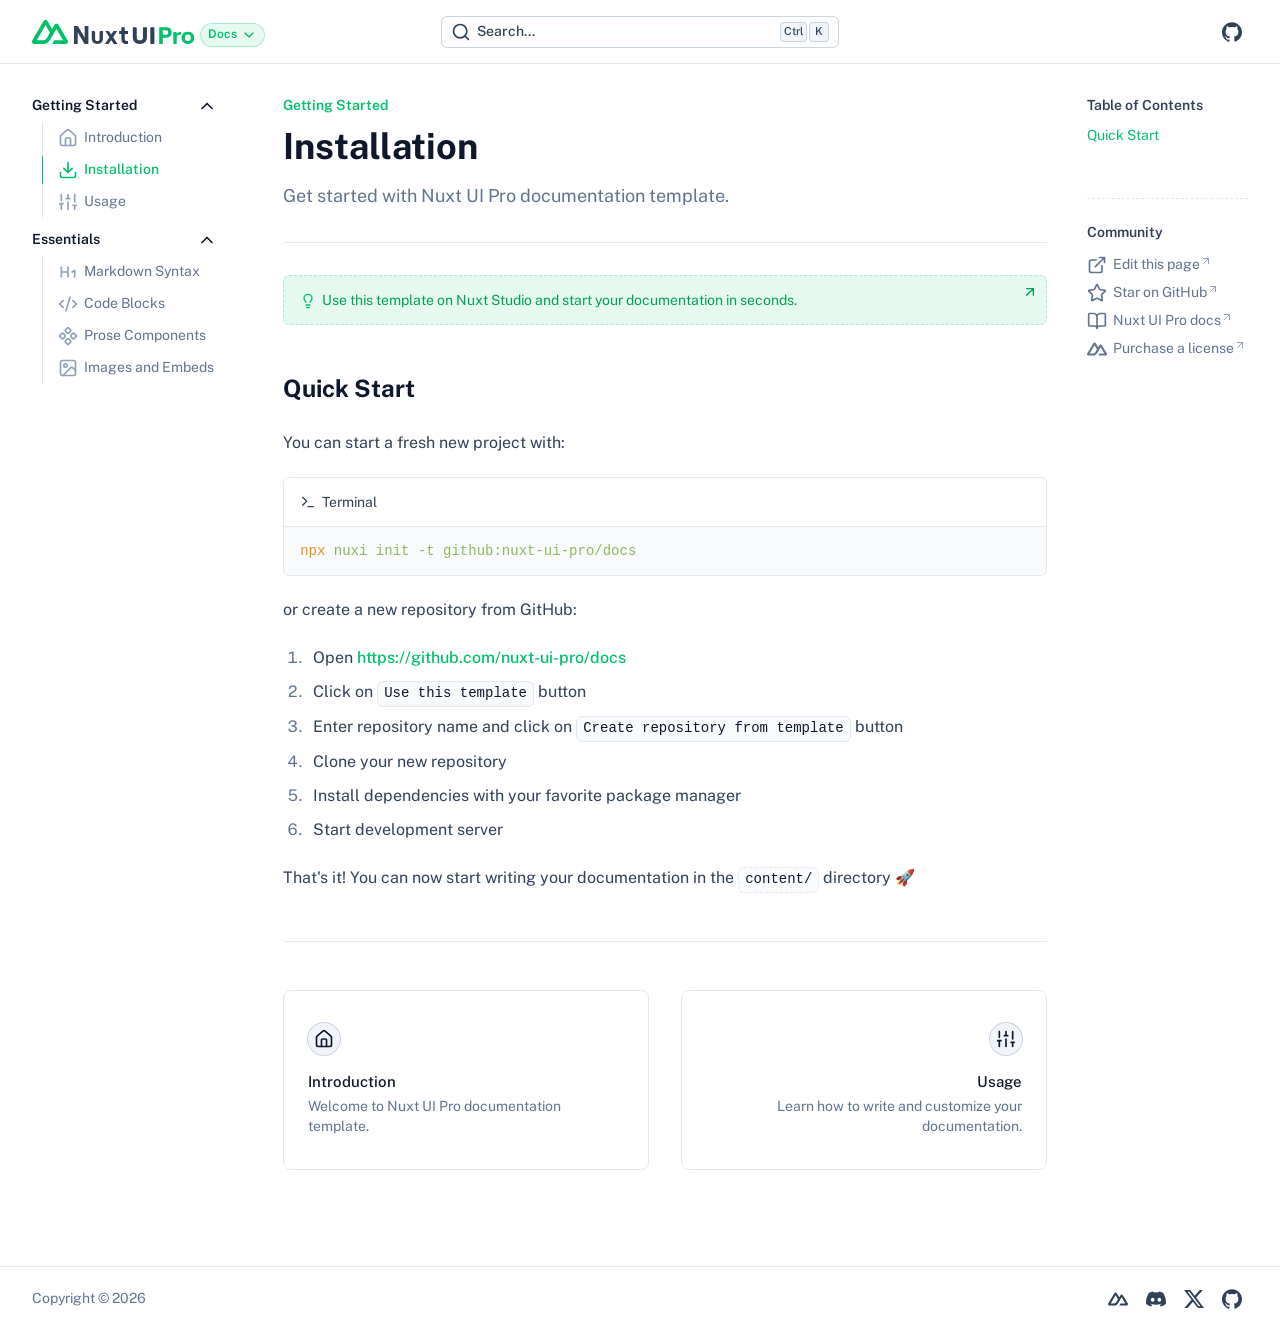
<file: getting-started/installation.html>
<!DOCTYPE html><html  lang="en"><head><meta charset="utf-8"><meta name="viewport" content="width=device-width, initial-scale=1"><style id="nuxt-ui-colors">@layer base {
  :root {
  --ui-color-primary-50: var(--color-green-50, oklch(98.2% 0.018 155.826));
  --ui-color-primary-100: var(--color-green-100, oklch(96.2% 0.044 156.743));
  --ui-color-primary-200: var(--color-green-200, oklch(92.5% 0.084 155.995));
  --ui-color-primary-300: var(--color-green-300, oklch(87.1% 0.15 154.449));
  --ui-color-primary-400: var(--color-green-400, oklch(79.2% 0.209 151.711));
  --ui-color-primary-500: var(--color-green-500, oklch(72.3% 0.219 149.579));
  --ui-color-primary-600: var(--color-green-600, oklch(62.7% 0.194 149.214));
  --ui-color-primary-700: var(--color-green-700, oklch(52.7% 0.154 150.069));
  --ui-color-primary-800: var(--color-green-800, oklch(44.8% 0.119 151.328));
  --ui-color-primary-900: var(--color-green-900, oklch(39.3% 0.095 152.535));
  --ui-color-primary-950: var(--color-green-950, oklch(26.6% 0.065 152.934));
  --ui-color-secondary-50: var(--color-blue-50, oklch(97% 0.014 254.604));
  --ui-color-secondary-100: var(--color-blue-100, oklch(93.2% 0.032 255.585));
  --ui-color-secondary-200: var(--color-blue-200, oklch(88.2% 0.059 254.128));
  --ui-color-secondary-300: var(--color-blue-300, oklch(80.9% 0.105 251.813));
  --ui-color-secondary-400: var(--color-blue-400, oklch(70.7% 0.165 254.624));
  --ui-color-secondary-500: var(--color-blue-500, oklch(62.3% 0.214 259.815));
  --ui-color-secondary-600: var(--color-blue-600, oklch(54.6% 0.245 262.881));
  --ui-color-secondary-700: var(--color-blue-700, oklch(48.8% 0.243 264.376));
  --ui-color-secondary-800: var(--color-blue-800, oklch(42.4% 0.199 265.638));
  --ui-color-secondary-900: var(--color-blue-900, oklch(37.9% 0.146 265.522));
  --ui-color-secondary-950: var(--color-blue-950, oklch(28.2% 0.091 267.935));
  --ui-color-success-50: var(--color-green-50, oklch(98.2% 0.018 155.826));
  --ui-color-success-100: var(--color-green-100, oklch(96.2% 0.044 156.743));
  --ui-color-success-200: var(--color-green-200, oklch(92.5% 0.084 155.995));
  --ui-color-success-300: var(--color-green-300, oklch(87.1% 0.15 154.449));
  --ui-color-success-400: var(--color-green-400, oklch(79.2% 0.209 151.711));
  --ui-color-success-500: var(--color-green-500, oklch(72.3% 0.219 149.579));
  --ui-color-success-600: var(--color-green-600, oklch(62.7% 0.194 149.214));
  --ui-color-success-700: var(--color-green-700, oklch(52.7% 0.154 150.069));
  --ui-color-success-800: var(--color-green-800, oklch(44.8% 0.119 151.328));
  --ui-color-success-900: var(--color-green-900, oklch(39.3% 0.095 152.535));
  --ui-color-success-950: var(--color-green-950, oklch(26.6% 0.065 152.934));
  --ui-color-info-50: var(--color-blue-50, oklch(97% 0.014 254.604));
  --ui-color-info-100: var(--color-blue-100, oklch(93.2% 0.032 255.585));
  --ui-color-info-200: var(--color-blue-200, oklch(88.2% 0.059 254.128));
  --ui-color-info-300: var(--color-blue-300, oklch(80.9% 0.105 251.813));
  --ui-color-info-400: var(--color-blue-400, oklch(70.7% 0.165 254.624));
  --ui-color-info-500: var(--color-blue-500, oklch(62.3% 0.214 259.815));
  --ui-color-info-600: var(--color-blue-600, oklch(54.6% 0.245 262.881));
  --ui-color-info-700: var(--color-blue-700, oklch(48.8% 0.243 264.376));
  --ui-color-info-800: var(--color-blue-800, oklch(42.4% 0.199 265.638));
  --ui-color-info-900: var(--color-blue-900, oklch(37.9% 0.146 265.522));
  --ui-color-info-950: var(--color-blue-950, oklch(28.2% 0.091 267.935));
  --ui-color-warning-50: var(--color-yellow-50, oklch(98.7% 0.026 102.212));
  --ui-color-warning-100: var(--color-yellow-100, oklch(97.3% 0.071 103.193));
  --ui-color-warning-200: var(--color-yellow-200, oklch(94.5% 0.129 101.54));
  --ui-color-warning-300: var(--color-yellow-300, oklch(90.5% 0.182 98.111));
  --ui-color-warning-400: var(--color-yellow-400, oklch(85.2% 0.199 91.936));
  --ui-color-warning-500: var(--color-yellow-500, oklch(79.5% 0.184 86.047));
  --ui-color-warning-600: var(--color-yellow-600, oklch(68.1% 0.162 75.834));
  --ui-color-warning-700: var(--color-yellow-700, oklch(55.4% 0.135 66.442));
  --ui-color-warning-800: var(--color-yellow-800, oklch(47.6% 0.114 61.907));
  --ui-color-warning-900: var(--color-yellow-900, oklch(42.1% 0.095 57.708));
  --ui-color-warning-950: var(--color-yellow-950, oklch(28.6% 0.066 53.813));
  --ui-color-error-50: var(--color-red-50, oklch(97.1% 0.013 17.38));
  --ui-color-error-100: var(--color-red-100, oklch(93.6% 0.032 17.717));
  --ui-color-error-200: var(--color-red-200, oklch(88.5% 0.062 18.334));
  --ui-color-error-300: var(--color-red-300, oklch(80.8% 0.114 19.571));
  --ui-color-error-400: var(--color-red-400, oklch(70.4% 0.191 22.216));
  --ui-color-error-500: var(--color-red-500, oklch(63.7% 0.237 25.331));
  --ui-color-error-600: var(--color-red-600, oklch(57.7% 0.245 27.325));
  --ui-color-error-700: var(--color-red-700, oklch(50.5% 0.213 27.518));
  --ui-color-error-800: var(--color-red-800, oklch(44.4% 0.177 26.899));
  --ui-color-error-900: var(--color-red-900, oklch(39.6% 0.141 25.723));
  --ui-color-error-950: var(--color-red-950, oklch(25.8% 0.092 26.042));
  --ui-color-neutral-50: var(--color-slate-50, oklch(98.4% 0.003 247.858));
  --ui-color-neutral-100: var(--color-slate-100, oklch(96.8% 0.007 247.896));
  --ui-color-neutral-200: var(--color-slate-200, oklch(92.9% 0.013 255.508));
  --ui-color-neutral-300: var(--color-slate-300, oklch(86.9% 0.022 252.894));
  --ui-color-neutral-400: var(--color-slate-400, oklch(70.4% 0.04 256.788));
  --ui-color-neutral-500: var(--color-slate-500, oklch(55.4% 0.046 257.417));
  --ui-color-neutral-600: var(--color-slate-600, oklch(44.6% 0.043 257.281));
  --ui-color-neutral-700: var(--color-slate-700, oklch(37.2% 0.044 257.287));
  --ui-color-neutral-800: var(--color-slate-800, oklch(27.9% 0.041 260.031));
  --ui-color-neutral-900: var(--color-slate-900, oklch(20.8% 0.042 265.755));
  --ui-color-neutral-950: var(--color-slate-950, oklch(12.9% 0.042 264.695));
  }
  :root, .light {
  --ui-primary: var(--ui-color-primary-500);
  --ui-secondary: var(--ui-color-secondary-500);
  --ui-success: var(--ui-color-success-500);
  --ui-info: var(--ui-color-info-500);
  --ui-warning: var(--ui-color-warning-500);
  --ui-error: var(--ui-color-error-500);
  }
  .dark {
  --ui-primary: var(--ui-color-primary-400);
  --ui-secondary: var(--ui-color-secondary-400);
  --ui-success: var(--ui-color-success-400);
  --ui-info: var(--ui-color-info-400);
  --ui-warning: var(--ui-color-warning-400);
  --ui-error: var(--ui-color-error-400);
  }
}</style><title>Installation - Nuxt Docs Template</title><style>/*! tailwindcss v4.1.10 | MIT License | https://tailwindcss.com */.shiki span.line{display:block}.shiki span.line.highlight{background-color:var(--ui-bg-accented);margin:0 -16px;padding:0 16px}@supports (color:color-mix(in lab,red,red)){.shiki span.line.highlight{background-color:color-mix(in oklab,var(--ui-bg-accented)50%,transparent)}}</style><link rel="stylesheet" href="/_nuxt/entry.BOG4SA-D.css" crossorigin><style>@layer components {:where(.i-lucide\:arrow-up-right){display:inline-block;width:1em;height:1em;background-color:currentColor;-webkit-mask-image:var(--svg);mask-image:var(--svg);-webkit-mask-repeat:no-repeat;mask-repeat:no-repeat;-webkit-mask-size:100% 100%;mask-size:100% 100%;--svg:url("data:image/svg+xml,%3Csvg xmlns='http://www.w3.org/2000/svg' viewBox='0 0 24 24' width='24' height='24'%3E%3Cpath fill='none' stroke='black' stroke-linecap='round' stroke-linejoin='round' stroke-width='2' d='M7 7h10v10M7 17L17 7'/%3E%3C/svg%3E")}:where(.i-lucide\:book-open){display:inline-block;width:1em;height:1em;background-color:currentColor;-webkit-mask-image:var(--svg);mask-image:var(--svg);-webkit-mask-repeat:no-repeat;mask-repeat:no-repeat;-webkit-mask-size:100% 100%;mask-size:100% 100%;--svg:url("data:image/svg+xml,%3Csvg xmlns='http://www.w3.org/2000/svg' viewBox='0 0 24 24' width='24' height='24'%3E%3Cpath fill='none' stroke='black' stroke-linecap='round' stroke-linejoin='round' stroke-width='2' d='M12 7v14m-9-3a1 1 0 0 1-1-1V4a1 1 0 0 1 1-1h5a4 4 0 0 1 4 4a4 4 0 0 1 4-4h5a1 1 0 0 1 1 1v13a1 1 0 0 1-1 1h-6a3 3 0 0 0-3 3a3 3 0 0 0-3-3z'/%3E%3C/svg%3E")}:where(.i-lucide\:chevron-down){display:inline-block;width:1em;height:1em;background-color:currentColor;-webkit-mask-image:var(--svg);mask-image:var(--svg);-webkit-mask-repeat:no-repeat;mask-repeat:no-repeat;-webkit-mask-size:100% 100%;mask-size:100% 100%;--svg:url("data:image/svg+xml,%3Csvg xmlns='http://www.w3.org/2000/svg' viewBox='0 0 24 24' width='24' height='24'%3E%3Cpath fill='none' stroke='black' stroke-linecap='round' stroke-linejoin='round' stroke-width='2' d='m6 9l6 6l6-6'/%3E%3C/svg%3E")}:where(.i-lucide\:code-xml){display:inline-block;width:1em;height:1em;background-color:currentColor;-webkit-mask-image:var(--svg);mask-image:var(--svg);-webkit-mask-repeat:no-repeat;mask-repeat:no-repeat;-webkit-mask-size:100% 100%;mask-size:100% 100%;--svg:url("data:image/svg+xml,%3Csvg xmlns='http://www.w3.org/2000/svg' viewBox='0 0 24 24' width='24' height='24'%3E%3Cpath fill='none' stroke='black' stroke-linecap='round' stroke-linejoin='round' stroke-width='2' d='m18 16l4-4l-4-4M6 8l-4 4l4 4m8.5-12l-5 16'/%3E%3C/svg%3E")}:where(.i-lucide\:component){display:inline-block;width:1em;height:1em;background-color:currentColor;-webkit-mask-image:var(--svg);mask-image:var(--svg);-webkit-mask-repeat:no-repeat;mask-repeat:no-repeat;-webkit-mask-size:100% 100%;mask-size:100% 100%;--svg:url("data:image/svg+xml,%3Csvg xmlns='http://www.w3.org/2000/svg' viewBox='0 0 24 24' width='24' height='24'%3E%3Cpath fill='none' stroke='black' stroke-linecap='round' stroke-linejoin='round' stroke-width='2' d='M15.536 11.293a1 1 0 0 0 0 1.414l2.376 2.377a1 1 0 0 0 1.414 0l2.377-2.377a1 1 0 0 0 0-1.414l-2.377-2.377a1 1 0 0 0-1.414 0zm-13.239 0a1 1 0 0 0 0 1.414l2.377 2.377a1 1 0 0 0 1.414 0l2.377-2.377a1 1 0 0 0 0-1.414L6.088 8.916a1 1 0 0 0-1.414 0zm6.619 6.619a1 1 0 0 0 0 1.415l2.377 2.376a1 1 0 0 0 1.414 0l2.377-2.376a1 1 0 0 0 0-1.415l-2.377-2.376a1 1 0 0 0-1.414 0zm0-13.238a1 1 0 0 0 0 1.414l2.377 2.376a1 1 0 0 0 1.414 0l2.377-2.376a1 1 0 0 0 0-1.414l-2.377-2.377a1 1 0 0 0-1.414 0z'/%3E%3C/svg%3E")}:where(.i-lucide\:copy){display:inline-block;width:1em;height:1em;background-color:currentColor;-webkit-mask-image:var(--svg);mask-image:var(--svg);-webkit-mask-repeat:no-repeat;mask-repeat:no-repeat;-webkit-mask-size:100% 100%;mask-size:100% 100%;--svg:url("data:image/svg+xml,%3Csvg xmlns='http://www.w3.org/2000/svg' viewBox='0 0 24 24' width='24' height='24'%3E%3Cg fill='none' stroke='black' stroke-linecap='round' stroke-linejoin='round' stroke-width='2'%3E%3Crect width='14' height='14' x='8' y='8' rx='2' ry='2'/%3E%3Cpath d='M4 16c-1.1 0-2-.9-2-2V4c0-1.1.9-2 2-2h10c1.1 0 2 .9 2 2'/%3E%3C/g%3E%3C/svg%3E")}:where(.i-lucide\:download){display:inline-block;width:1em;height:1em;background-color:currentColor;-webkit-mask-image:var(--svg);mask-image:var(--svg);-webkit-mask-repeat:no-repeat;mask-repeat:no-repeat;-webkit-mask-size:100% 100%;mask-size:100% 100%;--svg:url("data:image/svg+xml,%3Csvg xmlns='http://www.w3.org/2000/svg' viewBox='0 0 24 24' width='24' height='24'%3E%3Cg fill='none' stroke='black' stroke-linecap='round' stroke-linejoin='round' stroke-width='2'%3E%3Cpath d='M12 15V3m9 12v4a2 2 0 0 1-2 2H5a2 2 0 0 1-2-2v-4'/%3E%3Cpath d='m7 10l5 5l5-5'/%3E%3C/g%3E%3C/svg%3E")}:where(.i-lucide\:external-link){display:inline-block;width:1em;height:1em;background-color:currentColor;-webkit-mask-image:var(--svg);mask-image:var(--svg);-webkit-mask-repeat:no-repeat;mask-repeat:no-repeat;-webkit-mask-size:100% 100%;mask-size:100% 100%;--svg:url("data:image/svg+xml,%3Csvg xmlns='http://www.w3.org/2000/svg' viewBox='0 0 24 24' width='24' height='24'%3E%3Cpath fill='none' stroke='black' stroke-linecap='round' stroke-linejoin='round' stroke-width='2' d='M15 3h6v6m-11 5L21 3m-3 10v6a2 2 0 0 1-2 2H5a2 2 0 0 1-2-2V8a2 2 0 0 1 2-2h6'/%3E%3C/svg%3E")}:where(.i-lucide\:hash){display:inline-block;width:1em;height:1em;background-color:currentColor;-webkit-mask-image:var(--svg);mask-image:var(--svg);-webkit-mask-repeat:no-repeat;mask-repeat:no-repeat;-webkit-mask-size:100% 100%;mask-size:100% 100%;--svg:url("data:image/svg+xml,%3Csvg xmlns='http://www.w3.org/2000/svg' viewBox='0 0 24 24' width='24' height='24'%3E%3Cpath fill='none' stroke='black' stroke-linecap='round' stroke-linejoin='round' stroke-width='2' d='M4 9h16M4 15h16M10 3L8 21m8-18l-2 18'/%3E%3C/svg%3E")}:where(.i-lucide\:heading-1){display:inline-block;width:1em;height:1em;background-color:currentColor;-webkit-mask-image:var(--svg);mask-image:var(--svg);-webkit-mask-repeat:no-repeat;mask-repeat:no-repeat;-webkit-mask-size:100% 100%;mask-size:100% 100%;--svg:url("data:image/svg+xml,%3Csvg xmlns='http://www.w3.org/2000/svg' viewBox='0 0 24 24' width='24' height='24'%3E%3Cpath fill='none' stroke='black' stroke-linecap='round' stroke-linejoin='round' stroke-width='2' d='M4 12h8m-8 6V6m8 12V6m5 6l3-2v8'/%3E%3C/svg%3E")}:where(.i-lucide\:house){display:inline-block;width:1em;height:1em;background-color:currentColor;-webkit-mask-image:var(--svg);mask-image:var(--svg);-webkit-mask-repeat:no-repeat;mask-repeat:no-repeat;-webkit-mask-size:100% 100%;mask-size:100% 100%;--svg:url("data:image/svg+xml,%3Csvg xmlns='http://www.w3.org/2000/svg' viewBox='0 0 24 24' width='24' height='24'%3E%3Cg fill='none' stroke='black' stroke-linecap='round' stroke-linejoin='round' stroke-width='2'%3E%3Cpath d='M15 21v-8a1 1 0 0 0-1-1h-4a1 1 0 0 0-1 1v8'/%3E%3Cpath d='M3 10a2 2 0 0 1 .709-1.528l7-5.999a2 2 0 0 1 2.582 0l7 5.999A2 2 0 0 1 21 10v9a2 2 0 0 1-2 2H5a2 2 0 0 1-2-2z'/%3E%3C/g%3E%3C/svg%3E")}:where(.i-lucide\:image){display:inline-block;width:1em;height:1em;background-color:currentColor;-webkit-mask-image:var(--svg);mask-image:var(--svg);-webkit-mask-repeat:no-repeat;mask-repeat:no-repeat;-webkit-mask-size:100% 100%;mask-size:100% 100%;--svg:url("data:image/svg+xml,%3Csvg xmlns='http://www.w3.org/2000/svg' viewBox='0 0 24 24' width='24' height='24'%3E%3Cg fill='none' stroke='black' stroke-linecap='round' stroke-linejoin='round' stroke-width='2'%3E%3Crect width='18' height='18' x='3' y='3' rx='2' ry='2'/%3E%3Ccircle cx='9' cy='9' r='2'/%3E%3Cpath d='m21 15l-3.086-3.086a2 2 0 0 0-2.828 0L6 21'/%3E%3C/g%3E%3C/svg%3E")}:where(.i-lucide\:lightbulb){display:inline-block;width:1em;height:1em;background-color:currentColor;-webkit-mask-image:var(--svg);mask-image:var(--svg);-webkit-mask-repeat:no-repeat;mask-repeat:no-repeat;-webkit-mask-size:100% 100%;mask-size:100% 100%;--svg:url("data:image/svg+xml,%3Csvg xmlns='http://www.w3.org/2000/svg' viewBox='0 0 24 24' width='24' height='24'%3E%3Cpath fill='none' stroke='black' stroke-linecap='round' stroke-linejoin='round' stroke-width='2' d='M15 14c.2-1 .7-1.7 1.5-2.5c1-.9 1.5-2.2 1.5-3.5A6 6 0 0 0 6 8c0 1 .2 2.2 1.5 3.5c.7.7 1.3 1.5 1.5 2.5m0 4h6m-5 4h4'/%3E%3C/svg%3E")}:where(.i-lucide\:menu){display:inline-block;width:1em;height:1em;background-color:currentColor;-webkit-mask-image:var(--svg);mask-image:var(--svg);-webkit-mask-repeat:no-repeat;mask-repeat:no-repeat;-webkit-mask-size:100% 100%;mask-size:100% 100%;--svg:url("data:image/svg+xml,%3Csvg xmlns='http://www.w3.org/2000/svg' viewBox='0 0 24 24' width='24' height='24'%3E%3Cpath fill='none' stroke='black' stroke-linecap='round' stroke-linejoin='round' stroke-width='2' d='M4 12h16M4 18h16M4 6h16'/%3E%3C/svg%3E")}:where(.i-lucide\:search){display:inline-block;width:1em;height:1em;background-color:currentColor;-webkit-mask-image:var(--svg);mask-image:var(--svg);-webkit-mask-repeat:no-repeat;mask-repeat:no-repeat;-webkit-mask-size:100% 100%;mask-size:100% 100%;--svg:url("data:image/svg+xml,%3Csvg xmlns='http://www.w3.org/2000/svg' viewBox='0 0 24 24' width='24' height='24'%3E%3Cg fill='none' stroke='black' stroke-linecap='round' stroke-linejoin='round' stroke-width='2'%3E%3Cpath d='m21 21l-4.34-4.34'/%3E%3Ccircle cx='11' cy='11' r='8'/%3E%3C/g%3E%3C/svg%3E")}:where(.i-lucide\:sliders){display:inline-block;width:1em;height:1em;background-color:currentColor;-webkit-mask-image:var(--svg);mask-image:var(--svg);-webkit-mask-repeat:no-repeat;mask-repeat:no-repeat;-webkit-mask-size:100% 100%;mask-size:100% 100%;--svg:url("data:image/svg+xml,%3Csvg xmlns='http://www.w3.org/2000/svg' viewBox='0 0 24 24' width='24' height='24'%3E%3Cpath fill='none' stroke='black' stroke-linecap='round' stroke-linejoin='round' stroke-width='2' d='M4 21v-7m0-4V3m8 18v-9m0-4V3m8 18v-5m0-4V3M2 14h4m4-6h4m4 8h4'/%3E%3C/svg%3E")}:where(.i-lucide\:star){display:inline-block;width:1em;height:1em;background-color:currentColor;-webkit-mask-image:var(--svg);mask-image:var(--svg);-webkit-mask-repeat:no-repeat;mask-repeat:no-repeat;-webkit-mask-size:100% 100%;mask-size:100% 100%;--svg:url("data:image/svg+xml,%3Csvg xmlns='http://www.w3.org/2000/svg' viewBox='0 0 24 24' width='24' height='24'%3E%3Cpath fill='none' stroke='black' stroke-linecap='round' stroke-linejoin='round' stroke-width='2' d='M11.525 2.295a.53.53 0 0 1 .95 0l2.31 4.679a2.12 2.12 0 0 0 1.595 1.16l5.166.756a.53.53 0 0 1 .294.904l-3.736 3.638a2.12 2.12 0 0 0-.611 1.878l.882 5.14a.53.53 0 0 1-.771.56l-4.618-2.428a2.12 2.12 0 0 0-1.973 0L6.396 21.01a.53.53 0 0 1-.77-.56l.881-5.139a2.12 2.12 0 0 0-.611-1.879L2.16 9.795a.53.53 0 0 1 .294-.906l5.165-.755a2.12 2.12 0 0 0 1.597-1.16z'/%3E%3C/svg%3E")}:where(.i-lucide\:terminal){display:inline-block;width:1em;height:1em;background-color:currentColor;-webkit-mask-image:var(--svg);mask-image:var(--svg);-webkit-mask-repeat:no-repeat;mask-repeat:no-repeat;-webkit-mask-size:100% 100%;mask-size:100% 100%;--svg:url("data:image/svg+xml,%3Csvg xmlns='http://www.w3.org/2000/svg' viewBox='0 0 24 24' width='24' height='24'%3E%3Cpath fill='none' stroke='black' stroke-linecap='round' stroke-linejoin='round' stroke-width='2' d='M12 19h8M4 17l6-6l-6-6'/%3E%3C/svg%3E")}:where(.i-simple-icons\:discord){display:inline-block;width:1em;height:1em;background-color:currentColor;-webkit-mask-image:var(--svg);mask-image:var(--svg);-webkit-mask-repeat:no-repeat;mask-repeat:no-repeat;-webkit-mask-size:100% 100%;mask-size:100% 100%;--svg:url("data:image/svg+xml,%3Csvg xmlns='http://www.w3.org/2000/svg' viewBox='0 0 24 24' width='24' height='24'%3E%3Cpath fill='black' d='M20.317 4.37a19.8 19.8 0 0 0-4.885-1.515a.074.074 0 0 0-.079.037c-.21.375-.444.864-.608 1.25a18.3 18.3 0 0 0-5.487 0a13 13 0 0 0-.617-1.25a.08.08 0 0 0-.079-.037A19.7 19.7 0 0 0 3.677 4.37a.1.1 0 0 0-.032.027C.533 9.046-.32 13.58.099 18.057a.08.08 0 0 0 .031.057a19.9 19.9 0 0 0 5.993 3.03a.08.08 0 0 0 .084-.028a14 14 0 0 0 1.226-1.994a.076.076 0 0 0-.041-.106a13 13 0 0 1-1.872-.892a.077.077 0 0 1-.008-.128a10 10 0 0 0 .372-.292a.07.07 0 0 1 .077-.01c3.928 1.793 8.18 1.793 12.062 0a.07.07 0 0 1 .078.01q.181.149.373.292a.077.077 0 0 1-.006.127a12.3 12.3 0 0 1-1.873.892a.077.077 0 0 0-.041.107c.36.698.772 1.362 1.225 1.993a.08.08 0 0 0 .084.028a19.8 19.8 0 0 0 6.002-3.03a.08.08 0 0 0 .032-.054c.5-5.177-.838-9.674-3.549-13.66a.06.06 0 0 0-.031-.03M8.02 15.33c-1.182 0-2.157-1.085-2.157-2.419c0-1.333.956-2.419 2.157-2.419c1.21 0 2.176 1.096 2.157 2.42c0 1.333-.956 2.418-2.157 2.418m7.975 0c-1.183 0-2.157-1.085-2.157-2.419c0-1.333.955-2.419 2.157-2.419c1.21 0 2.176 1.096 2.157 2.42c0 1.333-.946 2.418-2.157 2.418'/%3E%3C/svg%3E")}:where(.i-simple-icons\:github){display:inline-block;width:1em;height:1em;background-color:currentColor;-webkit-mask-image:var(--svg);mask-image:var(--svg);-webkit-mask-repeat:no-repeat;mask-repeat:no-repeat;-webkit-mask-size:100% 100%;mask-size:100% 100%;--svg:url("data:image/svg+xml,%3Csvg xmlns='http://www.w3.org/2000/svg' viewBox='0 0 24 24' width='24' height='24'%3E%3Cpath fill='black' d='M12 .297c-6.63 0-12 5.373-12 12c0 5.303 3.438 9.8 8.205 11.385c.6.113.82-.258.82-.577c0-.285-.01-1.04-.015-2.04c-3.338.724-4.042-1.61-4.042-1.61C4.422 18.07 3.633 17.7 3.633 17.7c-1.087-.744.084-.729.084-.729c1.205.084 1.838 1.236 1.838 1.236c1.07 1.835 2.809 1.305 3.495.998c.108-.776.417-1.305.76-1.605c-2.665-.3-5.466-1.332-5.466-5.93c0-1.31.465-2.38 1.235-3.22c-.135-.303-.54-1.523.105-3.176c0 0 1.005-.322 3.3 1.23c.96-.267 1.98-.399 3-.405c1.02.006 2.04.138 3 .405c2.28-1.552 3.285-1.23 3.285-1.23c.645 1.653.24 2.873.12 3.176c.765.84 1.23 1.91 1.23 3.22c0 4.61-2.805 5.625-5.475 5.92c.42.36.81 1.096.81 2.22c0 1.606-.015 2.896-.015 3.286c0 .315.21.69.825.57C20.565 22.092 24 17.592 24 12.297c0-6.627-5.373-12-12-12'/%3E%3C/svg%3E")}:where(.i-simple-icons\:nuxtdotjs){display:inline-block;width:1em;height:1em;background-color:currentColor;-webkit-mask-image:var(--svg);mask-image:var(--svg);-webkit-mask-repeat:no-repeat;mask-repeat:no-repeat;-webkit-mask-size:100% 100%;mask-size:100% 100%;--svg:url("data:image/svg+xml,%3Csvg xmlns='http://www.w3.org/2000/svg' viewBox='0 0 24 24' width='24' height='24'%3E%3Cpath fill='black' d='M13.464 19.83h8.922c.283 0 .562-.073.807-.21a1.6 1.6 0 0 0 .591-.574a1.53 1.53 0 0 0 .216-.783a1.53 1.53 0 0 0-.217-.782L17.792 7.414a1.6 1.6 0 0 0-.591-.573a1.65 1.65 0 0 0-.807-.21c-.283 0-.562.073-.807.21a1.6 1.6 0 0 0-.59.573L13.463 9.99L10.47 4.953a1.6 1.6 0 0 0-.591-.573a1.65 1.65 0 0 0-.807-.21c-.284 0-.562.073-.807.21a1.6 1.6 0 0 0-.591.573L.216 17.481a1.53 1.53 0 0 0-.217.782c0 .275.074.545.216.783a1.6 1.6 0 0 0 .59.574c.246.137.525.21.808.21h5.6c2.22 0 3.856-.946 4.982-2.79l2.733-4.593l1.464-2.457l4.395 7.382h-5.859Zm-6.341-2.46l-3.908-.002l5.858-9.842l2.923 4.921l-1.957 3.29c-.748 1.196-1.597 1.632-2.916 1.632'/%3E%3C/svg%3E")}:where(.i-simple-icons\:x){display:inline-block;width:1em;height:1em;background-color:currentColor;-webkit-mask-image:var(--svg);mask-image:var(--svg);-webkit-mask-repeat:no-repeat;mask-repeat:no-repeat;-webkit-mask-size:100% 100%;mask-size:100% 100%;--svg:url("data:image/svg+xml,%3Csvg xmlns='http://www.w3.org/2000/svg' viewBox='0 0 24 24' width='24' height='24'%3E%3Cpath fill='black' d='M18.901 1.153h3.68l-8.04 9.19L24 22.846h-7.406l-5.8-7.584l-6.638 7.584H.474l8.6-9.83L0 1.154h7.594l5.243 6.932ZM17.61 20.644h2.039L6.486 3.24H4.298Z'/%3E%3C/svg%3E")}}</style><link rel="preload" as="fetch" crossorigin="anonymous" href="/getting-started/installation/_payload.json?638249c3-abd5-404d-983a-65942456b574"><link rel="modulepreload" as="script" crossorigin href="/_nuxt/B-WHVW33.js"><link rel="modulepreload" as="script" crossorigin href="/_nuxt/DLWAj4B0.js"><link rel="modulepreload" as="script" crossorigin href="/_nuxt/BZ5hpFA5.js"><link rel="modulepreload" as="script" crossorigin href="/_nuxt/BqXry81V.js"><link rel="modulepreload" as="script" crossorigin href="/_nuxt/DzPXV9LK.js"><link rel="modulepreload" as="script" crossorigin href="/_nuxt/C2bHYaEW.js"><link rel="modulepreload" as="script" crossorigin href="/_nuxt/D5fZG0D4.js"><link rel="modulepreload" as="script" crossorigin href="/_nuxt/CAgF8glA.js"><link rel="modulepreload" as="script" crossorigin href="/_nuxt/C4FvyqbJ.js"><link rel="modulepreload" as="script" crossorigin href="/_nuxt/SucxgibU.js"><link rel="modulepreload" as="script" crossorigin href="/_nuxt/vpWh7vYF.js"><link rel="modulepreload" as="script" crossorigin href="/_nuxt/BEgyyoed.js"><link rel="modulepreload" as="script" crossorigin href="/_nuxt/D3Nl6VJW.js"><link rel="modulepreload" as="script" crossorigin href="/_nuxt/DH3ga025.js"><link rel="modulepreload" as="script" crossorigin href="/_nuxt/Zfz9yumM.js"><link rel="modulepreload" as="script" crossorigin href="/_nuxt/DmIvkkUv.js"><link rel="modulepreload" as="script" crossorigin href="/_nuxt/2rbg5xWL.js"><link rel="preload" as="fetch" fetchpriority="low" crossorigin="anonymous" href="/_nuxt/builds/meta/638249c3-abd5-404d-983a-65942456b574.json"><link rel="prefetch" as="style" crossorigin href="/_nuxt/index.Hk7WyFbu.css"><link rel="prefetch" as="script" crossorigin href="/_nuxt/C6HOnzbR.js"><link rel="prefetch" as="script" crossorigin href="/_nuxt/DVvSbdZm.js"><link rel="prefetch" as="script" crossorigin href="/_nuxt/DBW_B1f0.js"><link rel="prefetch" as="script" crossorigin href="/_nuxt/C6_02HV9.js"><meta property="og:image" content="/__og-image__/static/getting-started/installation/og.png"><meta property="og:image:type" content="image/png"><meta name="twitter:card" content="summary_large_image"><meta name="twitter:image" content="/__og-image__/static/getting-started/installation/og.png"><meta name="twitter:image:src" content="/__og-image__/static/getting-started/installation/og.png"><meta property="og:image:width" content="1200"><meta name="twitter:image:width" content="1200"><meta property="og:image:height" content="600"><meta name="twitter:image:height" content="600"><link rel="icon" href="/favicon.ico"><meta property="og:site_name" content="Nuxt Docs Template"><meta property="og:title" content="Installation"><meta name="description" content="Get started with Nuxt UI Pro documentation template."><meta property="og:description" content="Get started with Nuxt UI Pro documentation template."><script type="module" src="/_nuxt/B-WHVW33.js" crossorigin></script><script>"use strict";(()=>{const t=window,e=document.documentElement,c=["dark","light"],n=getStorageValue("localStorage","nuxt-color-mode")||"system";let i=n==="system"?u():n;const r=e.getAttribute("data-color-mode-forced");r&&(i=r),l(i),t["__NUXT_COLOR_MODE__"]={preference:n,value:i,getColorScheme:u,addColorScheme:l,removeColorScheme:d};function l(o){const s=""+o+"",a="";e.classList?e.classList.add(s):e.className+=" "+s,a&&e.setAttribute("data-"+a,o)}function d(o){const s=""+o+"",a="";e.classList?e.classList.remove(s):e.className=e.className.replace(new RegExp(s,"g"),""),a&&e.removeAttribute("data-"+a)}function f(o){return t.matchMedia("(prefers-color-scheme"+o+")")}function u(){if(t.matchMedia&&f("").media!=="not all"){for(const o of c)if(f(":"+o).matches)return o}return"light"}})();function getStorageValue(t,e){switch(t){case"localStorage":return window.localStorage.getItem(e);case"sessionStorage":return window.sessionStorage.getItem(e);case"cookie":return getCookie(e);default:return null}}function getCookie(t){const c=("; "+window.document.cookie).split("; "+t+"=");if(c.length===2)return c.pop()?.split(";").shift()}</script></head><body><div id="__nuxt" class="isolate"><!--[--><!--[--><!--[--><!--[--><!--[--><div class="nuxt-loading-indicator" style="position:fixed;top:0;right:0;left:0;pointer-events:none;width:auto;height:3px;opacity:0;background:repeating-linear-gradient(to right,#00dc82 0%,#34cdfe 50%,#0047e1 100%);background-size:Infinity% auto;transform:scaleX(0%);transform-origin:left;transition:transform 0.1s, height 0.4s, opacity 0.4s;z-index:999999;"></div><!--[--><!----><!----><!----><header class="bg-default/75 backdrop-blur border-b border-default h-(--ui-header-height) sticky top-0 z-50"><!--[--><!--]--><div class="w-full max-w-(--ui-container) mx-auto px-4 sm:px-6 lg:px-8 flex items-center justify-between gap-3 h-full"><!--[--><div class="lg:flex-1 flex items-center gap-1.5"><!----><!--[--><a href="/" class=""><svg width="1352" height="200" viewbox="0 0 1352 200" fill="none" xmlns="http://www.w3.org/2000/svg" class="w-auto h-6 shrink-0"><path d="M377 200C379.16 200 381 198.209 381 196V103C381 103 386 112 395 127L434 194C435.785 197.74 439.744 200 443 200H470V50H443C441.202 50 439 51.4941 439 54V148L421 116L385 55C383.248 51.8912 379.479 50 376 50H350V200H377Z" fill="currentColor"></path><path d="M726 92H739C742.314 92 745 89.3137 745 86V60H773V92H800V116H773V159C773 169.5 778.057 174 787 174H800V200H783C759.948 200 745 185.071 745 160V116H726V92Z" fill="currentColor"></path><path d="M591 92V154C591 168.004 585.742 179.809 578 188C570.258 196.191 559.566 200 545 200C530.434 200 518.742 196.191 511 188C503.389 179.809 498 168.004 498 154V92H514C517.412 92 520.769 92.622 523 95C525.231 97.2459 526 98.5652 526 102V154C526 162.059 526.457 167.037 530 171C533.543 174.831 537.914 176 545 176C552.217 176 555.457 174.831 559 171C562.543 167.037 563 162.059 563 154V102C563 98.5652 563.769 96.378 566 94C567.96 91.9107 570.028 91.9599 573 92C573.411 92.0055 574.586 92 575 92H591Z" fill="currentColor"></path><path d="M676 144L710 92H684C680.723 92 677.812 93.1758 676 96L660 120L645 97C643.188 94.1758 639.277 92 636 92H611L645 143L608 200H634C637.25 200 640.182 196.787 642 194L660 167L679 195C680.818 197.787 683.75 200 687 200H713L676 144Z" fill="currentColor"></path><path d="M168 200H279C282.542 200 285.932 198.756 289 197C292.068 195.244 295.23 193.041 297 190C298.77 186.959 300.002 183.51 300 179.999C299.998 176.488 298.773 173.04 297 170.001L222 41C220.23 37.96 218.067 35.7552 215 34C211.933 32.2448 207.542 31 204 31C200.458 31 197.067 32.2448 194 34C190.933 35.7552 188.77 37.96 187 41L168 74L130 9.99764C128.228 6.95784 126.068 3.75491 123 2C119.932 0.245087 116.542 0 113 0C109.458 0 106.068 0.245087 103 2C99.9323 3.75491 96.7717 6.95784 95 9.99764L2 170.001C0.226979 173.04 0.00154312 176.488 1.90993e-06 179.999C-0.0015393 183.51 0.229648 186.959 2 190C3.77035 193.04 6.93245 195.244 10 197C13.0675 198.756 16.4578 200 20 200H90C117.737 200 137.925 187.558 152 164L186 105L204 74L259 168H186L168 200ZM89 168H40L113 42L150 105L125.491 147.725C116.144 163.01 105.488 168 89 168Z" fill="var(--ui-primary)"></path><path d="M958 60.0001H938C933.524 60.0001 929.926 59.9395 927 63C924.074 65.8905 925 67.5792 925 72V141C925 151.372 923.648 156.899 919 162C914.352 166.931 908.468 169 899 169C889.705 169 882.648 166.931 878 162C873.352 156.899 873 151.372 873 141V72.0001C873 67.5793 872.926 65.8906 870 63.0001C867.074 59.9396 863.476 60.0001 859 60.0001H840V141C840 159.023 845.016 173.458 855 184C865.156 194.542 879.893 200 899 200C918.107 200 932.844 194.542 943 184C953.156 173.458 958 159.023 958 141V60.0001Z" fill="currentColor"></path><path fill-rule="evenodd" clip-rule="evenodd" d="M1000 60.0233L1020 60V77L1020 128V156.007L1020 181L1020 189.004C1020 192.938 1019.98 194.429 1017 197.001C1014.02 199.725 1009.56 200 1005 200H986.001V181.006L986 130.012V70.0215C986 66.1576 986.016 64.5494 989 62.023C991.819 59.6358 995.437 60.0233 1000 60.0233Z" fill="currentColor"></path><path d="M1060 200V60H1117C1126.67 60 1134.98 61.2896 1142 65C1149.16 68.7104 1155.29 74.3744 1159 81C1162.71 87.6256 1164 95.3867 1164 104C1164 112.481 1162.71 120.374 1159 127C1155.29 133.626 1149.16 138.157 1142 142C1134.98 145.71 1126.67 148 1117 148H1090V200H1060ZM1115 123C1121.63 123 1126.69 121.578 1130 118C1133.31 114.29 1135 109.433 1135 104C1135 98.567 1133.31 93.5778 1130 90C1126.69 86.2896 1121.63 85 1115 85H1090V123H1115Z" fill="var(--ui-primary)"></path><path d="M1226 123C1219.37 123 1214.31 124.965 1211 130C1207.69 135.035 1206 142.122 1206 151V200H1178V100H1200C1203.31 100 1206 102.686 1206 106V116C1208.65 109.904 1211.16 106.518 1215 104C1218.98 101.482 1224.77 100 1231 100H1242V123H1226Z" fill="var(--ui-primary)"></path><path d="M1299 200C1288.93 200 1280.08 197.373 1272 193C1263.92 188.495 1257.51 182.818 1253 175C1248.49 167.049 1246 157.806 1246 148C1246 138.194 1248.49 129.818 1253 122C1257.51 114.049 1263.92 107.373 1272 103C1280.08 98.4946 1288.93 97 1299 97C1309.07 97 1318.92 98.4946 1327 103C1335.08 107.373 1340.49 114.049 1345 122C1349.51 129.818 1352 138.194 1352 148C1352 157.806 1349.51 167.049 1345 175C1340.49 182.818 1335.08 188.495 1327 193C1318.92 197.373 1309.07 200 1299 200ZM1299 176C1306.42 176 1312.36 173.168 1317 168C1321.64 162.832 1324 156.216 1324 148C1324 139.652 1321.64 133.168 1317 128C1312.36 122.832 1306.42 120 1299 120C1291.58 120 1285.64 122.832 1281 128C1276.36 133.168 1274 139.652 1274 148C1274 156.216 1276.36 162.832 1281 168C1285.64 173.168 1291.58 176 1299 176Z" fill="var(--ui-primary)"></path></svg></a><!--[--><!--[--><!--[--><!--[--><!--[--><button type="button" id="reka-dropdown-menu-trigger-v-0-0" aria-haspopup="menu" aria-expanded="false" data-state="closed" class="inline-flex items-center disabled:cursor-not-allowed aria-disabled:cursor-not-allowed disabled:opacity-75 aria-disabled:opacity-75 transition-colors px-2 py-1 text-xs gap-1 text-primary ring ring-inset ring-primary/25 bg-primary/10 hover:bg-primary/15 disabled:bg-primary/10 aria-disabled:bg-primary/10 focus:outline-none focus-visible:ring-2 focus-visible:ring-primary -mb-[6px] font-semibold rounded-full truncate"><!--[--><!--[--><!----><!--]--><!--[--><span class="truncate">Docs</span><!--]--><!--[--><span class="iconify i-lucide:chevron-down shrink-0 size-4 transition-transform duration-200" aria-hidden="true" style=""></span><!--]--><!--]--></button><!--]--><!--]--><!--[--><!----><!----><!--]--><!--]--><!--]--><!--]--><!--]--></div><div class="hidden lg:flex flex-1"><!--[--><!--[--><!--[--><button type="button" class="rounded-md font-medium inline-flex items-center disabled:cursor-not-allowed aria-disabled:cursor-not-allowed disabled:opacity-75 aria-disabled:opacity-75 transition-colors px-2.5 py-1.5 text-sm gap-1.5 ring ring-inset ring-accented text-default bg-default hover:bg-elevated disabled:bg-default aria-disabled:bg-default focus:outline-none focus-visible:ring-2 focus-visible:ring-inverted w-full"><!--[--><!--[--><span class="iconify i-lucide:search shrink-0 size-5" aria-hidden="true" style=""></span><!--]--><!--[--><span class="truncate">Search...</span><!--]--><!--[--><div class="hidden lg:flex items-center gap-0.5 ms-auto"><!--[--><!--[--><kbd class="inline-flex items-center justify-center px-1 rounded-sm font-medium font-sans bg-elevated text-default ring ring-inset ring-accented h-5 min-w-[20px] text-[11px]"><!--[--> <!--]--></kbd><kbd class="inline-flex items-center justify-center px-1 rounded-sm font-medium font-sans bg-elevated text-default ring ring-inset ring-accented h-5 min-w-[20px] text-[11px]"><!--[-->K<!--]--></kbd><!--]--><!--]--></div><!--]--><!--]--></button><!--]--><!--]--><!--]--></div><div class="flex items-center justify-end lg:flex-1 gap-1.5"><!--[--><!--[--><!--[--><button type="button" aria-label="Search..." class="rounded-md font-medium inline-flex items-center disabled:cursor-not-allowed aria-disabled:cursor-not-allowed disabled:opacity-75 aria-disabled:opacity-75 transition-colors text-sm gap-1.5 text-default hover:bg-elevated focus:outline-none focus-visible:bg-elevated hover:disabled:bg-transparent dark:hover:disabled:bg-transparent hover:aria-disabled:bg-transparent dark:hover:aria-disabled:bg-transparent p-1.5 lg:hidden"><!--[--><!--[--><span class="iconify i-lucide:search shrink-0 size-5" aria-hidden="true" style=""></span><!--]--><!--[--><!----><!--]--><!--[--><!----><!--]--><!--]--></button><!--]--><!--]--><!--[--><!--[--><div class="size-8"></div><!--]--><!--]--><!--[--><!--[--><!--[--><a href="https://github.com/nuxt-ui-pro/docs" rel="noopener noreferrer" target="_blank" aria-label="GitHub" class="rounded-md font-medium inline-flex items-center disabled:cursor-not-allowed aria-disabled:cursor-not-allowed disabled:opacity-75 aria-disabled:opacity-75 transition-colors text-sm gap-1.5 text-default hover:bg-elevated focus:outline-none focus-visible:bg-elevated hover:disabled:bg-transparent dark:hover:disabled:bg-transparent hover:aria-disabled:bg-transparent dark:hover:aria-disabled:bg-transparent p-1.5"><!--[--><!--[--><span class="iconify i-simple-icons:github shrink-0 size-5" aria-hidden="true" style=""></span><!--]--><!--[--><!----><!--]--><!--[--><!----><!--]--><!--]--></a><!--]--><!--]--><!--]--><!--]--><!--[--><!--[--><!--[--><button type="button" aria-label="Open menu" class="rounded-md font-medium inline-flex items-center disabled:cursor-not-allowed aria-disabled:cursor-not-allowed disabled:opacity-75 aria-disabled:opacity-75 transition-colors text-sm gap-1.5 text-default hover:bg-elevated focus:outline-none focus-visible:bg-elevated hover:disabled:bg-transparent dark:hover:disabled:bg-transparent hover:aria-disabled:bg-transparent dark:hover:aria-disabled:bg-transparent p-1.5 lg:hidden -me-1.5"><!--[--><!--[--><span class="iconify i-lucide:menu shrink-0 size-5" aria-hidden="true" style=""></span><!--]--><!--[--><!----><!--]--><!--[--><!----><!--]--><!--]--></button><!--]--><!--]--><!--]--></div><!--]--></div><!--[--><!--]--></header><!--[--><!----><!----><!--]--><!--]--><main class="min-h-[calc(100vh-var(--ui-header-height))]"><!--[--><div class="w-full max-w-(--ui-container) mx-auto px-4 sm:px-6 lg:px-8"><!--[--><div class="flex flex-col lg:grid lg:grid-cols-10 lg:gap-10"><aside class="hidden overflow-y-auto lg:block lg:max-h-[calc(100vh-var(--ui-header-height))] lg:sticky lg:top-(--ui-header-height) py-8 lg:ps-4 lg:-ms-4 lg:pe-6.5 lg:col-span-2"><div class="relative"><!----><!--[--><!--[--><!----><nav class=""><ul class="isolate -mx-2.5 -mt-1.5"><!--[--><!--[--><!--[--><li data-state="open" data-orientation="vertical" class="flex flex-col data-[state=open]:mb-1.5"><!--[--><!--[--><button type="button" aria-controls aria-expanded="true" data-state="open" id="reka-accordion-trigger-v-0-5-0" data-reka-collection-item data-orientation="vertical" class="group relative w-full px-2.5 py-1.5 before:inset-y-px before:inset-x-0 flex items-center gap-1.5 text-sm before:absolute before:z-[-1] before:rounded-md focus:outline-none focus-visible:outline-none focus-visible:before:ring-inset focus-visible:before:ring-2 focus-visible:before:ring-primary text-muted hover:text-highlighted hover:before:bg-elevated/50 data-[state=open]:text-highlighted transition-colors before:transition-colors font-semibold focus-visible:ring-primary"><!--[--><!--[--><!--[--><!--[--><!----><!--]--><span class="truncate"><!--[-->Getting Started<!--]--><!----></span><span class="ms-auto inline-flex gap-1.5 items-center"><!--[--><!----><span class="iconify i-lucide:chevron-down size-5 transform transition-transform duration-200 shrink-0 group-data-[state=open]:rotate-180" aria-hidden="true" style=""></span><!--]--></span><!--]--><!--]--><!--]--></button><div role="region" aria-labelledby="reka-accordion-trigger-v-0-5-0" data-orientation="vertical" style="--reka-accordion-content-width:var(--reka-collapsible-content-width);--reka-accordion-content-height:var(--reka-collapsible-content-height);--reka-collapsible-content-height:0px;--reka-collapsible-content-width:0px;" class="data-[state=open]:animate-[accordion-down_200ms_ease-out] data-[state=closed]:animate-[accordion-up_200ms_ease-out] overflow-hidden focus:outline-none" id="reka-collapsible-content-v-0-5-1"><!--[--><!--[--><!--[--><!----><ul class="ms-5 border-s border-default"><!--[--><!--[--><!--[--><li class="ps-1.5 -ms-px"><!--[--><a href="/getting-started" class="group relative w-full px-2.5 py-1.5 before:inset-y-px before:inset-x-0 flex items-center gap-1.5 text-sm before:absolute before:z-[-1] before:rounded-md focus:outline-none focus-visible:outline-none focus-visible:before:ring-inset focus-visible:before:ring-2 focus-visible:before:ring-primary text-muted after:absolute after:-left-1.5 after:inset-y-0.5 after:block after:w-px after:rounded-full after:transition-colors hover:text-highlighted hover:before:bg-elevated/50 data-[state=open]:text-highlighted transition-colors before:transition-colors"><!--[--><!--[--><!--[--><span class="iconify i-lucide:house shrink-0 size-5 text-dimmed group-hover:text-default group-data-[state=open]:text-default transition-colors" aria-hidden="true" style=""></span><!--]--><span class="truncate"><!--[-->Introduction<!--]--><!----></span><!----><!--]--><!--]--></a><!--]--></li><!--]--><!--[--><li class="ps-1.5 -ms-px"><!--[--><a href="/getting-started/installation" class="group relative w-full px-2.5 py-1.5 before:inset-y-px before:inset-x-0 flex items-center gap-1.5 text-sm before:absolute before:z-[-1] before:rounded-md focus:outline-none focus-visible:outline-none focus-visible:before:ring-inset focus-visible:before:ring-2 focus-visible:before:ring-primary font-medium after:absolute after:-left-1.5 after:inset-y-0.5 after:block after:w-px after:rounded-full after:transition-colors text-primary hover:before:bg-elevated/50 before:transition-colors after:bg-primary"><!--[--><!--[--><!--[--><span class="iconify i-lucide:download shrink-0 size-5 text-primary group-data-[state=open]:text-primary" aria-hidden="true" style=""></span><!--]--><span class="truncate"><!--[-->Installation<!--]--><!----></span><!----><!--]--><!--]--></a><!--]--></li><!--]--><!--[--><li class="ps-1.5 -ms-px"><!--[--><a href="/getting-started/usage" class="group relative w-full px-2.5 py-1.5 before:inset-y-px before:inset-x-0 flex items-center gap-1.5 text-sm before:absolute before:z-[-1] before:rounded-md focus:outline-none focus-visible:outline-none focus-visible:before:ring-inset focus-visible:before:ring-2 focus-visible:before:ring-primary text-muted after:absolute after:-left-1.5 after:inset-y-0.5 after:block after:w-px after:rounded-full after:transition-colors hover:text-highlighted hover:before:bg-elevated/50 data-[state=open]:text-highlighted transition-colors before:transition-colors"><!--[--><!--[--><!--[--><span class="iconify i-lucide:sliders shrink-0 size-5 text-dimmed group-hover:text-default group-data-[state=open]:text-default transition-colors" aria-hidden="true" style=""></span><!--]--><span class="truncate"><!--[-->Usage<!--]--><!----></span><!----><!--]--><!--]--></a><!--]--></li><!--]--><!--]--><!--]--></ul><!--]--><!--]--><!--]--></div><!--]--><!--]--></li><!--]--><!--[--><li data-state="open" data-orientation="vertical" class="flex flex-col data-[state=open]:mb-1.5"><!--[--><!--[--><button type="button" aria-controls aria-expanded="true" data-state="open" id="reka-accordion-trigger-v-0-5-2" data-reka-collection-item data-orientation="vertical" class="group relative w-full px-2.5 py-1.5 before:inset-y-px before:inset-x-0 flex items-center gap-1.5 text-sm before:absolute before:z-[-1] before:rounded-md focus:outline-none focus-visible:outline-none focus-visible:before:ring-inset focus-visible:before:ring-2 focus-visible:before:ring-primary text-muted hover:text-highlighted hover:before:bg-elevated/50 data-[state=open]:text-highlighted transition-colors before:transition-colors font-semibold focus-visible:ring-primary"><!--[--><!--[--><!--[--><!--[--><!----><!--]--><span class="truncate"><!--[-->Essentials<!--]--><!----></span><span class="ms-auto inline-flex gap-1.5 items-center"><!--[--><!----><span class="iconify i-lucide:chevron-down size-5 transform transition-transform duration-200 shrink-0 group-data-[state=open]:rotate-180" aria-hidden="true" style=""></span><!--]--></span><!--]--><!--]--><!--]--></button><div role="region" aria-labelledby="reka-accordion-trigger-v-0-5-2" data-orientation="vertical" style="--reka-accordion-content-width:var(--reka-collapsible-content-width);--reka-accordion-content-height:var(--reka-collapsible-content-height);--reka-collapsible-content-height:0px;--reka-collapsible-content-width:0px;" class="data-[state=open]:animate-[accordion-down_200ms_ease-out] data-[state=closed]:animate-[accordion-up_200ms_ease-out] overflow-hidden focus:outline-none" id="reka-collapsible-content-v-0-5-3"><!--[--><!--[--><!--[--><!----><ul class="ms-5 border-s border-default"><!--[--><!--[--><!--[--><li class="ps-1.5 -ms-px"><!--[--><a href="/essentials/markdown-syntax" class="group relative w-full px-2.5 py-1.5 before:inset-y-px before:inset-x-0 flex items-center gap-1.5 text-sm before:absolute before:z-[-1] before:rounded-md focus:outline-none focus-visible:outline-none focus-visible:before:ring-inset focus-visible:before:ring-2 focus-visible:before:ring-primary text-muted after:absolute after:-left-1.5 after:inset-y-0.5 after:block after:w-px after:rounded-full after:transition-colors hover:text-highlighted hover:before:bg-elevated/50 data-[state=open]:text-highlighted transition-colors before:transition-colors"><!--[--><!--[--><!--[--><span class="iconify i-lucide:heading-1 shrink-0 size-5 text-dimmed group-hover:text-default group-data-[state=open]:text-default transition-colors" aria-hidden="true" style=""></span><!--]--><span class="truncate"><!--[-->Markdown Syntax<!--]--><!----></span><!----><!--]--><!--]--></a><!--]--></li><!--]--><!--[--><li class="ps-1.5 -ms-px"><!--[--><a href="/essentials/code-blocks" class="group relative w-full px-2.5 py-1.5 before:inset-y-px before:inset-x-0 flex items-center gap-1.5 text-sm before:absolute before:z-[-1] before:rounded-md focus:outline-none focus-visible:outline-none focus-visible:before:ring-inset focus-visible:before:ring-2 focus-visible:before:ring-primary text-muted after:absolute after:-left-1.5 after:inset-y-0.5 after:block after:w-px after:rounded-full after:transition-colors hover:text-highlighted hover:before:bg-elevated/50 data-[state=open]:text-highlighted transition-colors before:transition-colors"><!--[--><!--[--><!--[--><span class="iconify i-lucide:code-xml shrink-0 size-5 text-dimmed group-hover:text-default group-data-[state=open]:text-default transition-colors" aria-hidden="true" style=""></span><!--]--><span class="truncate"><!--[-->Code Blocks<!--]--><!----></span><!----><!--]--><!--]--></a><!--]--></li><!--]--><!--[--><li class="ps-1.5 -ms-px"><!--[--><a href="/essentials/prose-components" class="group relative w-full px-2.5 py-1.5 before:inset-y-px before:inset-x-0 flex items-center gap-1.5 text-sm before:absolute before:z-[-1] before:rounded-md focus:outline-none focus-visible:outline-none focus-visible:before:ring-inset focus-visible:before:ring-2 focus-visible:before:ring-primary text-muted after:absolute after:-left-1.5 after:inset-y-0.5 after:block after:w-px after:rounded-full after:transition-colors hover:text-highlighted hover:before:bg-elevated/50 data-[state=open]:text-highlighted transition-colors before:transition-colors"><!--[--><!--[--><!--[--><span class="iconify i-lucide:component shrink-0 size-5 text-dimmed group-hover:text-default group-data-[state=open]:text-default transition-colors" aria-hidden="true" style=""></span><!--]--><span class="truncate"><!--[-->Prose Components<!--]--><!----></span><!----><!--]--><!--]--></a><!--]--></li><!--]--><!--[--><li class="ps-1.5 -ms-px"><!--[--><a href="/essentials/images-embeds" class="group relative w-full px-2.5 py-1.5 before:inset-y-px before:inset-x-0 flex items-center gap-1.5 text-sm before:absolute before:z-[-1] before:rounded-md focus:outline-none focus-visible:outline-none focus-visible:before:ring-inset focus-visible:before:ring-2 focus-visible:before:ring-primary text-muted after:absolute after:-left-1.5 after:inset-y-0.5 after:block after:w-px after:rounded-full after:transition-colors hover:text-highlighted hover:before:bg-elevated/50 data-[state=open]:text-highlighted transition-colors before:transition-colors"><!--[--><!--[--><!--[--><span class="iconify i-lucide:image shrink-0 size-5 text-dimmed group-hover:text-default group-data-[state=open]:text-default transition-colors" aria-hidden="true" style=""></span><!--]--><span class="truncate"><!--[-->Images and Embeds<!--]--><!----></span><!----><!--]--><!--]--></a><!--]--></li><!--]--><!--]--><!--]--></ul><!--]--><!--]--><!--]--></div><!--]--><!--]--></li><!--]--><!--]--><!--]--></ul></nav><!--]--><!--]--><!--[--><!--]--></div></aside><div class="lg:col-span-8"><!--[--><!--[--><div class="flex flex-col lg:grid lg:grid-cols-10 lg:gap-10"><!----><div class="lg:col-span-8"><!--[--><div class="relative border-b border-default py-8"><div class="mb-2.5 text-sm font-semibold text-primary flex items-center gap-1.5"><!--[-->Getting Started<!--]--></div><div class=""><div class="flex flex-col lg:flex-row lg:items-center lg:justify-between gap-4"><h1 class="text-3xl sm:text-4xl text-pretty font-bold text-highlighted"><!--[-->Installation<!--]--></h1><!----></div><div class="text-lg text-pretty text-muted mt-4"><!--[-->Get started with Nuxt UI Pro documentation template.<!--]--></div><!--[--><!--]--></div></div><div class="mt-8 pb-24 space-y-12"><!--[--><div><div class="group relative block px-4 py-3 rounded-md text-sm/6 my-5 last:mb-0 [&amp;_code]:text-xs/5 [&amp;_code]:bg-default [&amp;_pre]:bg-default [&amp;&gt;div]:my-2.5 [&amp;_ul]:my-2.5 [&amp;_ol]:my-2.5 [&amp;&gt;*]:last:!mb-0 [&amp;_ul]:ps-4.5 [&amp;_ol]:ps-4.5 [&amp;_li]:my-0 transition-colors border border-success/25 bg-success/10 text-success-600 dark:text-success-300 [&amp;_a]:text-success [&amp;_a]:hover:border-success [&amp;_code]:text-success-600 dark:[&amp;_code]:text-success-300 [&amp;_code]:border-success/25 [&amp;_a]:hover:[&amp;&gt;code]:border-success [&amp;_a]:hover:[&amp;&gt;code]:text-success [&amp;&gt;ul]:marker:text-success/50 border-dashed hover:border-success"><!--[--><a href="https://content.nuxt.com/templates/docs" tabindex="-1" rel="noopener noreferrer" target="_blank" class="focus:outline-none"><!--[--><!--[--><span class="absolute inset-0" aria-hidden="true"></span><!--]--><!--]--></a><!--]--><span class="iconify i-lucide:lightbulb size-4 shrink-0 align-sub me-1.5 transition-colors text-success" aria-hidden="true" style=""></span><span class="iconify i-lucide:arrow-up-right size-4 align-top absolute right-2 top-2 pointer-events-none transition-colors text-success-600 dark:text-success-300 group-hover:text-success" aria-hidden="true" style=""></span><!--[--><!--[-->Use this template on Nuxt Studio and start your documentation in seconds.<!--]--><!--]--></div><h2 id="quick-start" class="relative text-2xl text-highlighted font-bold mt-12 mb-6 scroll-mt-[calc(48px+45px+var(--ui-header-height))] lg:scroll-mt-[calc(48px+var(--ui-header-height))] [&amp;&gt;a]:focus-visible:outline-primary [&amp;&gt;a&gt;code]:border-dashed hover:[&amp;&gt;a&gt;code]:border-primary hover:[&amp;&gt;a&gt;code]:text-primary [&amp;&gt;a&gt;code]:text-xl/7 [&amp;&gt;a&gt;code]:font-bold [&amp;&gt;a&gt;code]:transition-colors"><a href="#quick-start" class="group lg:ps-2 lg:-ms-2"><span class="absolute -ms-8 top-1 opacity-0 group-hover:opacity-100 group-focus:opacity-100 p-1 bg-elevated hover:text-primary rounded-md hidden lg:flex text-muted transition"><span class="iconify i-lucide:hash size-4 shrink-0" aria-hidden="true" style=""></span></span><!--[-->Quick Start<!--]--></a></h2><p class="my-5 leading-7 text-pretty"><!--[-->You can start a fresh new project with:<!--]--></p><div class="relative group [&amp;&gt;pre]:rounded-t-none [&amp;&gt;pre]:my-0 my-5" style=""><div class="flex items-center gap-1.5 border border-muted bg-default border-b-0 relative rounded-t-md px-4 py-3"><span class="iconify i-lucide:terminal size-4 shrink-0" aria-hidden="true" style=""></span><span class="text-default text-sm/6">Terminal</span></div><!--[--><!--[--><button type="button" aria-label="Copy code to clipboard" tabindex="-1" class="rounded-md font-medium inline-flex items-center disabled:cursor-not-allowed aria-disabled:cursor-not-allowed disabled:opacity-75 aria-disabled:opacity-75 text-xs gap-1.5 ring ring-inset ring-accented text-default bg-default hover:bg-elevated disabled:bg-default aria-disabled:bg-default focus:outline-none focus-visible:ring-2 focus-visible:ring-inverted p-1.5 absolute top-[11px] right-[11px] lg:opacity-0 lg:group-hover:opacity-100 transition"><!--[--><!--[--><span class="iconify i-lucide:copy shrink-0 size-4" aria-hidden="true" style=""></span><!--]--><!--[--><!----><!--]--><!--[--><!----><!--]--><!--]--></button><!--]--><!--]--><pre class="group font-mono text-sm/6 border border-muted bg-muted rounded-md px-4 py-3 whitespace-pre-wrap break-words overflow-x-auto focus:outline-none language-bash shiki shiki-themes material-theme-lighter material-theme material-theme-palenight" style=""><!--[--><code><span class="line" line="1"><span class="sBMFI">npx</span><span class="sfazB"> nuxi</span><span class="sfazB"> init</span><span class="sfazB"> -t</span><span class="sfazB"> github:nuxt-ui-pro/docs
</span></span></code><!--]--></pre></div><p class="my-5 leading-7 text-pretty"><!--[-->or create a new repository from GitHub:<!--]--></p><ol class="list-decimal ps-6 my-5 marker:text-muted"><!--[--><li class="my-1.5 ps-1.5 leading-7 [&amp;&gt;ul]:my-0"><!--[-->Open <!--[--><a href="https://github.com/nuxt-ui-pro/docs" rel="nofollow" class="text-primary border-b border-transparent hover:border-primary font-medium focus-visible:outline-primary [&amp;&gt;code]:border-dashed hover:[&amp;&gt;code]:border-primary hover:[&amp;&gt;code]:text-primary transition-colors [&amp;&gt;code]:transition-colors"><!--[--><!--[--><!--[-->https://github.com/nuxt-ui-pro/docs<!--]--><!--]--><!--]--></a><!--]--><!--]--></li><li class="my-1.5 ps-1.5 leading-7 [&amp;&gt;ul]:my-0"><!--[-->Click on <code class="px-1.5 py-0.5 text-sm font-mono font-medium rounded-md inline-block border border-muted text-highlighted bg-muted"><!--[-->Use this template<!--]--></code> button<!--]--></li><li class="my-1.5 ps-1.5 leading-7 [&amp;&gt;ul]:my-0"><!--[-->Enter repository name and click on <code class="px-1.5 py-0.5 text-sm font-mono font-medium rounded-md inline-block border border-muted text-highlighted bg-muted"><!--[-->Create repository from template<!--]--></code> button<!--]--></li><li class="my-1.5 ps-1.5 leading-7 [&amp;&gt;ul]:my-0"><!--[-->Clone your new repository<!--]--></li><li class="my-1.5 ps-1.5 leading-7 [&amp;&gt;ul]:my-0"><!--[-->Install dependencies with your favorite package manager<!--]--></li><li class="my-1.5 ps-1.5 leading-7 [&amp;&gt;ul]:my-0"><!--[-->Start development server<!--]--></li><!--]--></ol><p class="my-5 leading-7 text-pretty"><!--[-->That&#39;s it! You can now start writing your documentation in the <!--[--><a href="https://content.nuxt.com/usage/content-directory" rel="nofollow" class="text-primary border-b border-transparent hover:border-primary font-medium focus-visible:outline-primary [&amp;&gt;code]:border-dashed hover:[&amp;&gt;code]:border-primary hover:[&amp;&gt;code]:text-primary transition-colors [&amp;&gt;code]:transition-colors"><!--[--><!--[--><!--[--><code class="px-1.5 py-0.5 text-sm font-mono font-medium rounded-md inline-block border border-muted text-highlighted bg-muted"><!--[-->content/<!--]--></code><!--]--><!--]--><!--]--></a><!--]--> directory 🚀<!--]--></p><style>html pre.shiki code .sBMFI, html code.shiki .sBMFI{--shiki-light:#E2931D;--shiki-default:#FFCB6B;--shiki-dark:#FFCB6B}html pre.shiki code .sfazB, html code.shiki .sfazB{--shiki-light:#91B859;--shiki-default:#C3E88D;--shiki-dark:#C3E88D}html .light .shiki span {color: var(--shiki-light);background: var(--shiki-light-bg);font-style: var(--shiki-light-font-style);font-weight: var(--shiki-light-font-weight);text-decoration: var(--shiki-light-text-decoration);}html.light .shiki span {color: var(--shiki-light);background: var(--shiki-light-bg);font-style: var(--shiki-light-font-style);font-weight: var(--shiki-light-font-weight);text-decoration: var(--shiki-light-text-decoration);}html .default .shiki span {color: var(--shiki-default);background: var(--shiki-default-bg);font-style: var(--shiki-default-font-style);font-weight: var(--shiki-default-font-weight);text-decoration: var(--shiki-default-text-decoration);}html .shiki span {color: var(--shiki-default);background: var(--shiki-default-bg);font-style: var(--shiki-default-font-style);font-weight: var(--shiki-default-font-weight);text-decoration: var(--shiki-default-text-decoration);}html .dark .shiki span {color: var(--shiki-dark);background: var(--shiki-dark-bg);font-style: var(--shiki-dark-font-style);font-weight: var(--shiki-dark-font-weight);text-decoration: var(--shiki-dark-text-decoration);}html.dark .shiki span {color: var(--shiki-dark);background: var(--shiki-dark-bg);font-style: var(--shiki-dark-font-style);font-weight: var(--shiki-dark-font-weight);text-decoration: var(--shiki-dark-text-decoration);}</style></div><div data-orientation="horizontal" role="separator" class="flex items-center align-center text-center w-full flex-row"><!--[--><!--[--><div class="border-default w-full border-solid border-t"></div><!----><!--]--><!--]--></div><!--[--><!----><div class="grid grid-cols-1 sm:grid-cols-2 gap-8"><a href="/getting-started" class="group block px-6 py-8 rounded-lg border border-default hover:bg-elevated/50 focus-visible:outline-primary transition-colors"><!--[--><!--[--><!--[--><div class="inline-flex items-center rounded-full p-1.5 bg-elevated group-hover:bg-primary/10 ring ring-accented mb-4 group-hover:ring-primary/50 transition"><!--[--><span class="iconify i-lucide:house size-5 shrink-0 text-highlighted group-hover:text-primary transition-[color,translate] group-active:-translate-x-0.5" aria-hidden="true" style=""></span><!--]--></div><p class="font-medium text-[15px] text-highlighted mb-1 truncate"><!--[-->Introduction<!--]--></p><p class="text-sm text-muted line-clamp-2"><!--[-->Welcome to Nuxt UI Pro documentation template.<!--]--></p><!--]--><!--]--><!--]--></a><a href="/getting-started/usage" class="group block px-6 py-8 rounded-lg border border-default hover:bg-elevated/50 focus-visible:outline-primary transition-colors text-right"><!--[--><!--[--><!--[--><div class="inline-flex items-center rounded-full p-1.5 bg-elevated group-hover:bg-primary/10 ring ring-accented mb-4 group-hover:ring-primary/50 transition"><!--[--><span class="iconify i-lucide:sliders size-5 shrink-0 text-highlighted group-hover:text-primary transition-[color,translate] group-active:translate-x-0.5" aria-hidden="true" style=""></span><!--]--></div><p class="font-medium text-[15px] text-highlighted mb-1 truncate"><!--[-->Usage<!--]--></p><p class="text-sm text-muted line-clamp-2"><!--[-->Learn how to write and customize your documentation.<!--]--></p><!--]--><!--]--><!--]--></a></div><!--]--><!--]--></div><!--]--></div><!--[--><!----><!----><nav data-state="closed" class="sticky top-(--ui-header-height) z-10 bg-default/75 lg:bg-[initial] backdrop-blur -mx-4 px-4 sm:px-6 sm:-mx-6 overflow-y-auto max-h-[calc(100vh-var(--ui-header-height))] lg:col-span-2 order-first lg:order-last"><!--[--><div class="pt-4 sm:pt-6 pb-2.5 sm:pb-4.5 lg:py-8 border-b border-dashed border-default lg:border-0 flex flex-col"><!----><!--[--><button type="button" aria-controls aria-expanded="false" data-state="closed" class="group text-sm font-semibold flex-1 flex items-center gap-1.5 py-1.5 -mt-1.5 focus-visible:outline-primary lg:hidden"><!--[--><!--[--><!--[--><!--]--><span class="truncate"><!--[-->Table of Contents<!--]--></span><span class="ms-auto inline-flex gap-1.5 items-center"><!--[--><span class="iconify i-lucide:chevron-down size-5 transform transition-transform duration-200 shrink-0 group-data-[state=open]:rotate-180 lg:hidden" aria-hidden="true" style=""></span><!--]--></span><!--]--><!--]--></button><div class="data-[state=open]:animate-[collapsible-down_200ms_ease-out] data-[state=closed]:animate-[collapsible-up_200ms_ease-out] overflow-hidden focus:outline-none lg:hidden" id="reka-collapsible-content-v-0-5-9-0" hidden data-state="closed" style="--reka-collapsible-content-height:0px;--reka-collapsible-content-width:0px;"><!----></div><p class="group text-sm font-semibold flex-1 items-center gap-1.5 py-1.5 -mt-1.5 focus-visible:outline-primary hidden lg:flex"><!--[--><!--[--><!--]--><span class="truncate"><!--[-->Table of Contents<!--]--></span><span class="ms-auto inline-flex gap-1.5 items-center"><!--[--><span class="iconify i-lucide:chevron-down size-5 transform transition-transform duration-200 shrink-0 group-data-[state=open]:rotate-180 lg:hidden" aria-hidden="true" style=""></span><!--]--></span><!--]--></p><div class="data-[state=open]:animate-[collapsible-down_200ms_ease-out] data-[state=closed]:animate-[collapsible-up_200ms_ease-out] overflow-hidden focus:outline-none hidden lg:flex"><!----><!--[--><ul class="min-w-0"><!--[--><li class="min-w-0"><a href="#quick-start" class="group relative text-sm flex items-center focus-visible:outline-primary py-1 text-muted hover:text-default transition-colors"><!--[--><span class="truncate">Quick Start</span><!--]--></a><!----></li><!--]--></ul><!--]--></div><!--]--><div class="mt-6 hidden lg:flex lg:flex-col gap-6"><!--[--><div class="hidden lg:block space-y-6 !mt-6"><div data-orientation="horizontal" role="separator" class="flex items-center align-center text-center w-full flex-row"><!--[--><!--[--><div class="border-default w-full border-dashed border-t"></div><!----><!--]--><!--]--></div><nav class="flex flex-col gap-3"><p class="text-sm font-semibold flex items-center gap-1.5"><!--[-->Community<!--]--></p><ul class="flex flex-col gap-2"><!--[--><li class="relative"><!--[--><!--[--><a href="https://github.com/nuxt-ui-pro/docs/edit/main/content/1.getting-started/2.installation.md" rel="noopener noreferrer" target="_blank" class="group text-sm flex items-center gap-1.5 focus-visible:outline-primary text-muted hover:text-default transition-colors"><!--[--><!--[--><!--[--><span class="iconify i-lucide:external-link size-5 shrink-0" aria-hidden="true" style=""></span><!--]--><span class="truncate"><!--[-->Edit this page<!--]--><span class="iconify i-lucide:arrow-up-right size-3 absolute top-0 text-dimmed" aria-hidden="true" style=""></span></span><!--[--><!--]--><!--]--><!--]--></a><!--]--><!--]--></li><li class="relative"><!--[--><!--[--><a href="https://github.com/nuxt/ui" rel="noopener noreferrer" target="_blank" class="group text-sm flex items-center gap-1.5 focus-visible:outline-primary text-muted hover:text-default transition-colors"><!--[--><!--[--><!--[--><span class="iconify i-lucide:star size-5 shrink-0" aria-hidden="true" style=""></span><!--]--><span class="truncate"><!--[-->Star on GitHub<!--]--><span class="iconify i-lucide:arrow-up-right size-3 absolute top-0 text-dimmed" aria-hidden="true" style=""></span></span><!--[--><!--]--><!--]--><!--]--></a><!--]--><!--]--></li><li class="relative"><!--[--><!--[--><a href="https://ui.nuxt.com/getting-started/installation/pro/nuxt" rel="noopener noreferrer" target="_blank" class="group text-sm flex items-center gap-1.5 focus-visible:outline-primary text-muted hover:text-default transition-colors"><!--[--><!--[--><!--[--><span class="iconify i-lucide:book-open size-5 shrink-0" aria-hidden="true" style=""></span><!--]--><span class="truncate"><!--[-->Nuxt UI Pro docs<!--]--><span class="iconify i-lucide:arrow-up-right size-3 absolute top-0 text-dimmed" aria-hidden="true" style=""></span></span><!--[--><!--]--><!--]--><!--]--></a><!--]--><!--]--></li><li class="relative"><!--[--><!--[--><a href="https://ui.nuxt.com/pro/purchase" rel="noopener noreferrer" target="_blank" class="group text-sm flex items-center gap-1.5 focus-visible:outline-primary text-muted hover:text-default transition-colors"><!--[--><!--[--><!--[--><span class="iconify i-simple-icons:nuxtdotjs size-5 shrink-0" aria-hidden="true" style=""></span><!--]--><span class="truncate"><!--[-->Purchase a license<!--]--><span class="iconify i-lucide:arrow-up-right size-3 absolute top-0 text-dimmed" aria-hidden="true" style=""></span></span><!--[--><!--]--><!--]--><!--]--></a><!--]--><!--]--></li><!--]--></ul></nav></div><!--]--></div></div><!--]--></nav><!--]--></div><!--]--><!--]--></div><!----></div><!--]--></div><!--]--></main><footer class="border-t border-default"><!----><div class="w-full max-w-(--ui-container) mx-auto px-4 sm:px-6 lg:px-8 py-8 lg:py-4 lg:flex lg:items-center lg:justify-between lg:gap-x-3"><!--[--><div class="lg:flex-1 flex items-center justify-center lg:justify-end gap-x-1.5 lg:order-3"><!--[--><!----><!--[--><!--[--><!--[--><a href="https://nuxt.com" rel="noopener noreferrer" target="_blank" aria-label="Nuxt Website" class="rounded-md font-medium inline-flex items-center disabled:cursor-not-allowed aria-disabled:cursor-not-allowed disabled:opacity-75 aria-disabled:opacity-75 transition-colors text-sm gap-1.5 text-default hover:bg-elevated focus:outline-none focus-visible:bg-elevated hover:disabled:bg-transparent dark:hover:disabled:bg-transparent hover:aria-disabled:bg-transparent dark:hover:aria-disabled:bg-transparent p-1.5"><!--[--><!--[--><span class="iconify i-simple-icons:nuxtdotjs shrink-0 size-5" aria-hidden="true" style=""></span><!--]--><!--[--><!----><!--]--><!--[--><!----><!--]--><!--]--></a><!--]--><!--]--><!--[--><!--[--><a href="https://discord.com/invite/ps2h6QT" rel="noopener noreferrer" target="_blank" aria-label="Nuxt UI on Discord" class="rounded-md font-medium inline-flex items-center disabled:cursor-not-allowed aria-disabled:cursor-not-allowed disabled:opacity-75 aria-disabled:opacity-75 transition-colors text-sm gap-1.5 text-default hover:bg-elevated focus:outline-none focus-visible:bg-elevated hover:disabled:bg-transparent dark:hover:disabled:bg-transparent hover:aria-disabled:bg-transparent dark:hover:aria-disabled:bg-transparent p-1.5"><!--[--><!--[--><span class="iconify i-simple-icons:discord shrink-0 size-5" aria-hidden="true" style=""></span><!--]--><!--[--><!----><!--]--><!--[--><!----><!--]--><!--]--></a><!--]--><!--]--><!--[--><!--[--><a href="https://x.com/nuxt_js" rel="noopener noreferrer" target="_blank" aria-label="Nuxt on X" class="rounded-md font-medium inline-flex items-center disabled:cursor-not-allowed aria-disabled:cursor-not-allowed disabled:opacity-75 aria-disabled:opacity-75 transition-colors text-sm gap-1.5 text-default hover:bg-elevated focus:outline-none focus-visible:bg-elevated hover:disabled:bg-transparent dark:hover:disabled:bg-transparent hover:aria-disabled:bg-transparent dark:hover:aria-disabled:bg-transparent p-1.5"><!--[--><!--[--><span class="iconify i-simple-icons:x shrink-0 size-5" aria-hidden="true" style=""></span><!--]--><!--[--><!----><!--]--><!--[--><!----><!--]--><!--]--></a><!--]--><!--]--><!--[--><!--[--><a href="https://github.com/nuxt/ui" rel="noopener noreferrer" target="_blank" aria-label="Nuxt UI on GitHub" class="rounded-md font-medium inline-flex items-center disabled:cursor-not-allowed aria-disabled:cursor-not-allowed disabled:opacity-75 aria-disabled:opacity-75 transition-colors text-sm gap-1.5 text-default hover:bg-elevated focus:outline-none focus-visible:bg-elevated hover:disabled:bg-transparent dark:hover:disabled:bg-transparent hover:aria-disabled:bg-transparent dark:hover:aria-disabled:bg-transparent p-1.5"><!--[--><!--[--><span class="iconify i-simple-icons:github shrink-0 size-5" aria-hidden="true" style=""></span><!--]--><!--[--><!----><!--]--><!--[--><!----><!--]--><!--]--></a><!--]--><!--]--><!--]--><!--]--></div><div class="mt-3 lg:mt-0 lg:order-2 flex items-center justify-center"><!--[--><!--]--></div><div class="flex items-center justify-center lg:justify-start lg:flex-1 gap-x-1.5 mt-3 lg:mt-0 lg:order-1 text-sm text-muted"><!--[-->Copyright © 2025<!--]--></div><!--]--></div><!----></footer><span></span><!--]--><!--]--><!--[--><!--]--><!----><!--]--><!--[--><!--]--><!--]--><!--]--></div><div id="teleports"></div><script type="application/json" data-nuxt-data="nuxt-app" data-ssr="true" id="__NUXT_DATA__" data-src="/getting-started/installation/_payload.json?638249c3-abd5-404d-983a-65942456b574">[{"state":1,"once":14,"_errors":15,"serverRendered":5,"path":17,"prerenderedAt":18},["Reactive",2],{"$scolor-mode":3,"$stoasts":7,"$ssite-config":8},{"preference":4,"value":4,"unknown":5,"forced":6},"system",true,false,[],{"_priority":9,"env":12,"name":13},{"name":10,"env":11},-10,-15,"production","nuxt-ui-pro-template-docs",["Set"],["ShallowReactive",16],{"navigation":-1,"search":-1,"/getting-started/installation":-1,"/getting-started/installation-surround":-1},"/getting-started/installation",1750675627726]</script><script>window.__NUXT__={};window.__NUXT__.config={public:{content:{wsUrl:""},mdc:{components:{prose:true,map:{accordion:"ProseAccordion","accordion-item":"ProseAccordionItem",badge:"ProseBadge",callout:"ProseCallout",card:"ProseCard","card-group":"ProseCardGroup",caution:"ProseCaution","code-collapse":"ProseCodeCollapse","code-group":"ProseCodeGroup","code-icon":"ProseCodeIcon","code-preview":"ProseCodePreview","code-tree":"ProseCodeTree",collapsible:"ProseCollapsible",field:"ProseField","field-group":"ProseFieldGroup",icon:"ProseIcon",kbd:"ProseKbd",note:"ProseNote",steps:"ProseSteps",tabs:"ProseTabs","tabs-item":"ProseTabsItem",tip:"ProseTip",warning:"ProseWarning"}},headings:{anchorLinks:{h1:false,h2:true,h3:true,h4:true,h5:false,h6:false}}},preview:{api:"https://api.nuxt.studio",iframeMessagingAllowedOrigins:""}},app:{baseURL:"/",buildId:"638249c3-abd5-404d-983a-65942456b574",buildAssetsDir:"/_nuxt/",cdnURL:""}}</script></body></html>
</file>
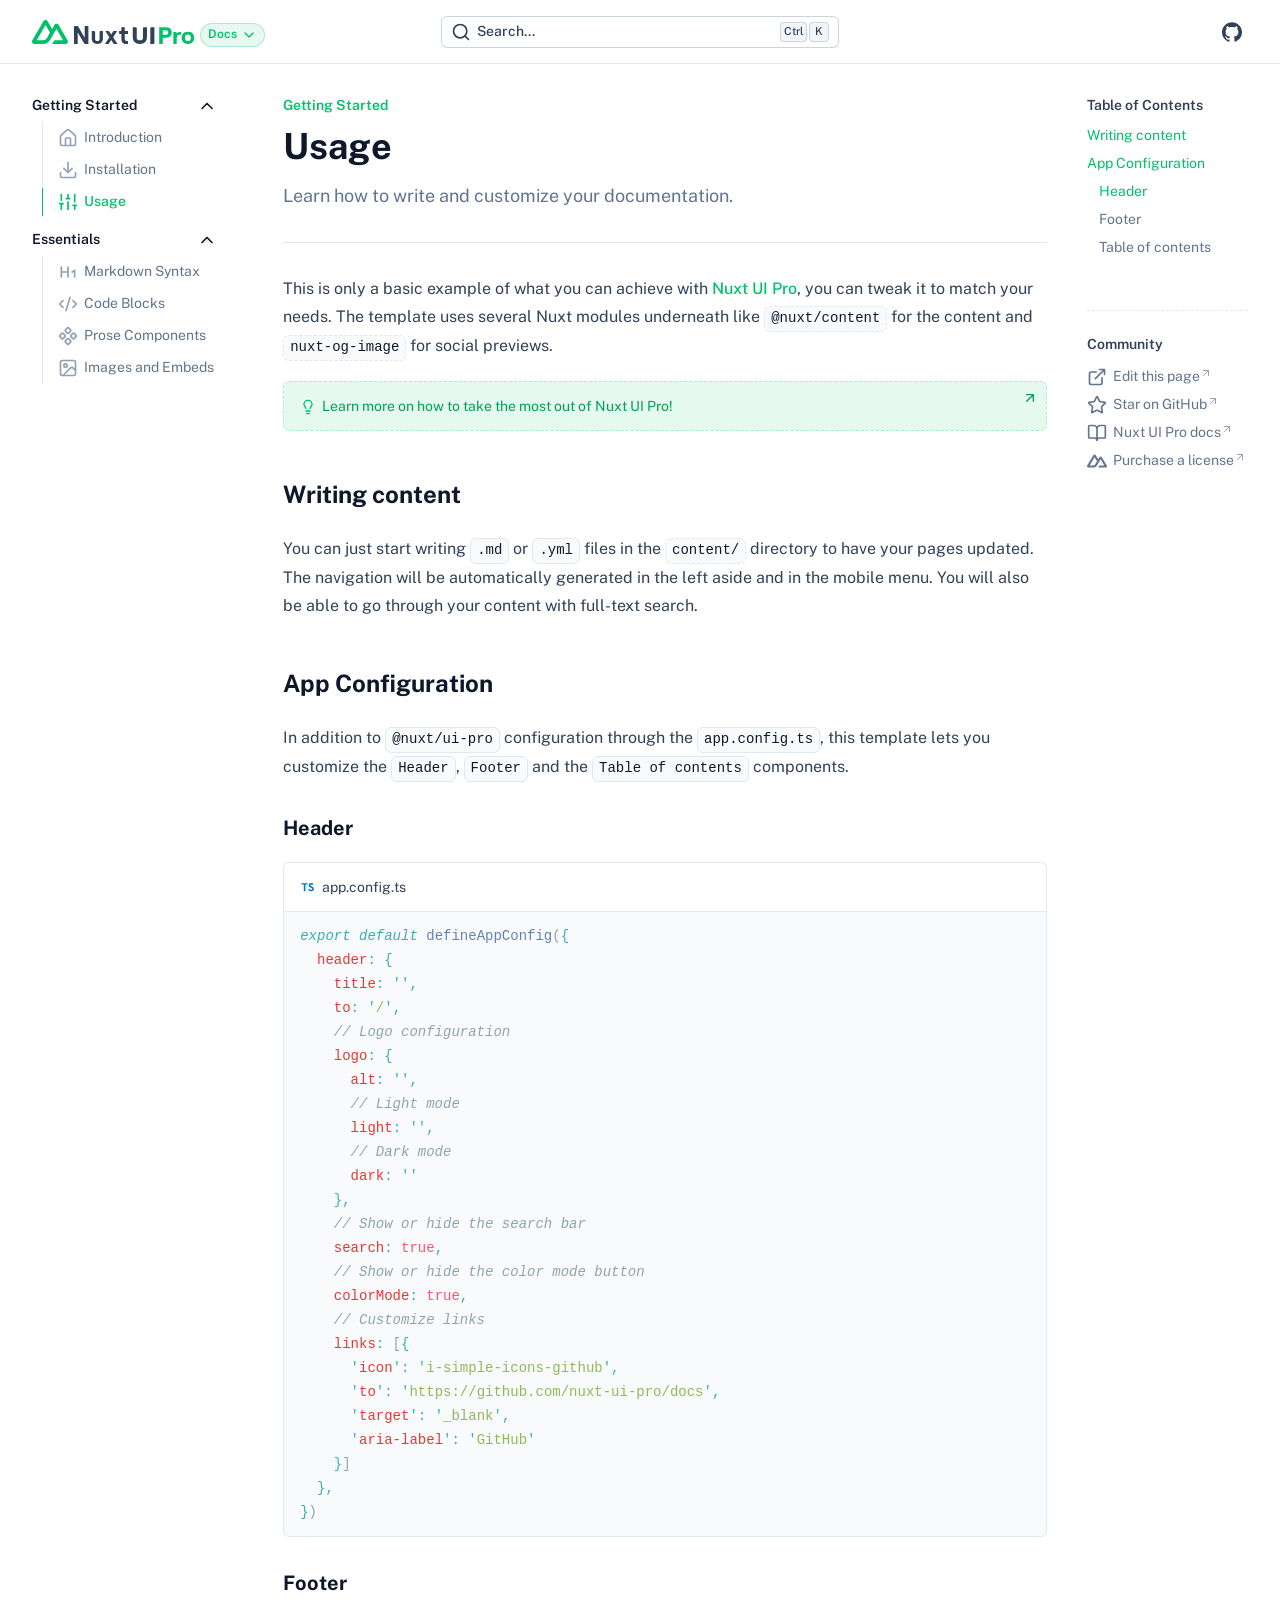
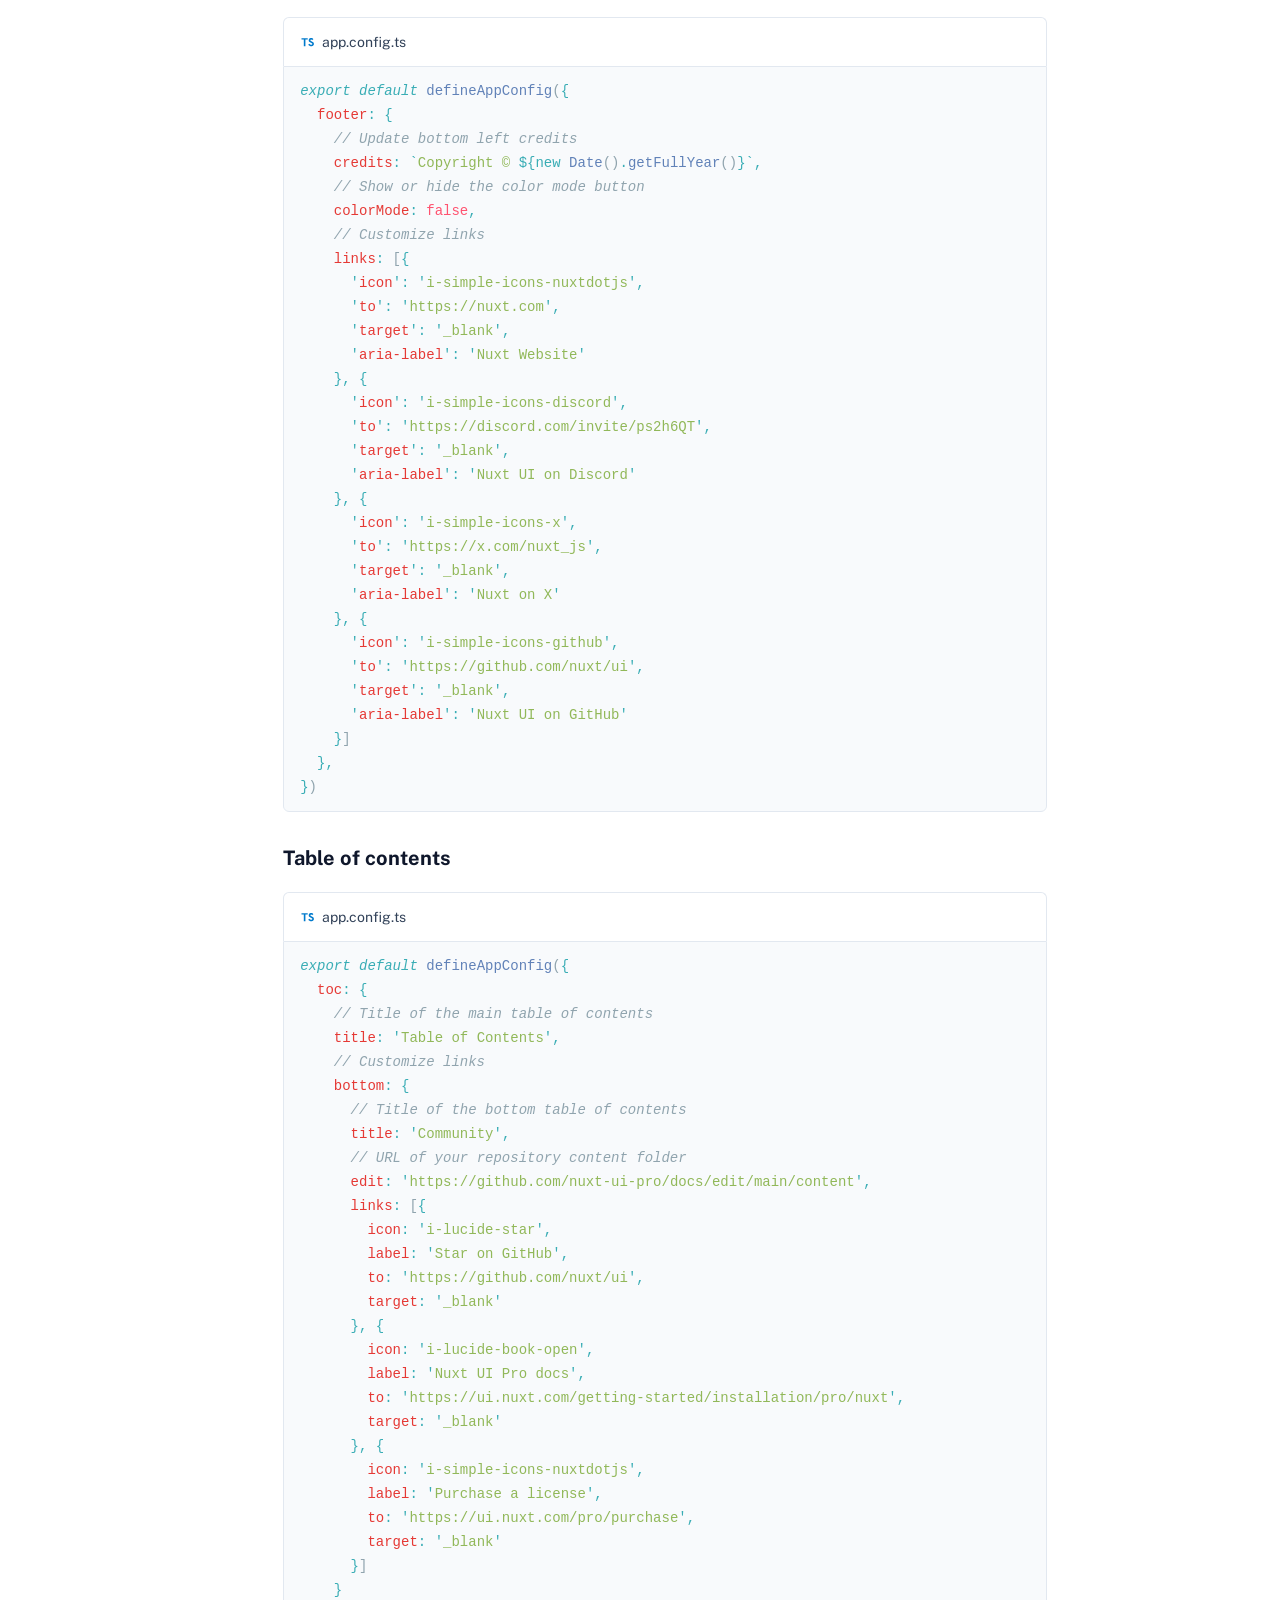
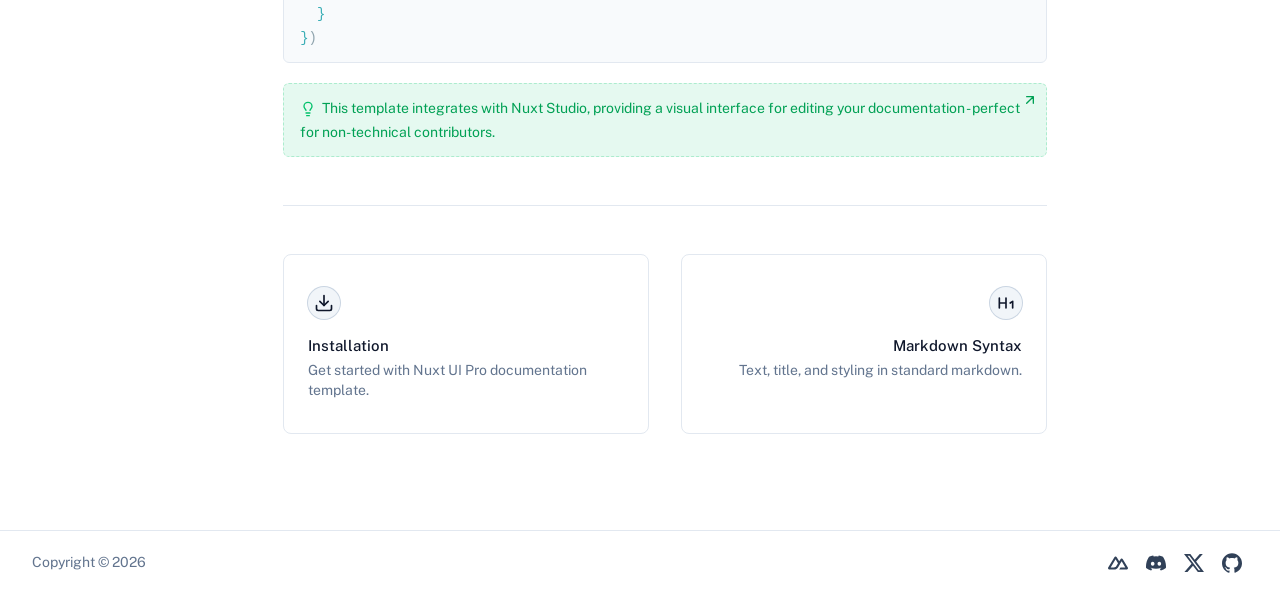
<file: getting-started/usage.html>
<!DOCTYPE html><html  lang="en"><head><meta charset="utf-8"><meta name="viewport" content="width=device-width, initial-scale=1"><style id="nuxt-ui-colors">@layer base {
  :root {
  --ui-color-primary-50: var(--color-green-50, oklch(98.2% 0.018 155.826));
  --ui-color-primary-100: var(--color-green-100, oklch(96.2% 0.044 156.743));
  --ui-color-primary-200: var(--color-green-200, oklch(92.5% 0.084 155.995));
  --ui-color-primary-300: var(--color-green-300, oklch(87.1% 0.15 154.449));
  --ui-color-primary-400: var(--color-green-400, oklch(79.2% 0.209 151.711));
  --ui-color-primary-500: var(--color-green-500, oklch(72.3% 0.219 149.579));
  --ui-color-primary-600: var(--color-green-600, oklch(62.7% 0.194 149.214));
  --ui-color-primary-700: var(--color-green-700, oklch(52.7% 0.154 150.069));
  --ui-color-primary-800: var(--color-green-800, oklch(44.8% 0.119 151.328));
  --ui-color-primary-900: var(--color-green-900, oklch(39.3% 0.095 152.535));
  --ui-color-primary-950: var(--color-green-950, oklch(26.6% 0.065 152.934));
  --ui-color-secondary-50: var(--color-blue-50, oklch(97% 0.014 254.604));
  --ui-color-secondary-100: var(--color-blue-100, oklch(93.2% 0.032 255.585));
  --ui-color-secondary-200: var(--color-blue-200, oklch(88.2% 0.059 254.128));
  --ui-color-secondary-300: var(--color-blue-300, oklch(80.9% 0.105 251.813));
  --ui-color-secondary-400: var(--color-blue-400, oklch(70.7% 0.165 254.624));
  --ui-color-secondary-500: var(--color-blue-500, oklch(62.3% 0.214 259.815));
  --ui-color-secondary-600: var(--color-blue-600, oklch(54.6% 0.245 262.881));
  --ui-color-secondary-700: var(--color-blue-700, oklch(48.8% 0.243 264.376));
  --ui-color-secondary-800: var(--color-blue-800, oklch(42.4% 0.199 265.638));
  --ui-color-secondary-900: var(--color-blue-900, oklch(37.9% 0.146 265.522));
  --ui-color-secondary-950: var(--color-blue-950, oklch(28.2% 0.091 267.935));
  --ui-color-success-50: var(--color-green-50, oklch(98.2% 0.018 155.826));
  --ui-color-success-100: var(--color-green-100, oklch(96.2% 0.044 156.743));
  --ui-color-success-200: var(--color-green-200, oklch(92.5% 0.084 155.995));
  --ui-color-success-300: var(--color-green-300, oklch(87.1% 0.15 154.449));
  --ui-color-success-400: var(--color-green-400, oklch(79.2% 0.209 151.711));
  --ui-color-success-500: var(--color-green-500, oklch(72.3% 0.219 149.579));
  --ui-color-success-600: var(--color-green-600, oklch(62.7% 0.194 149.214));
  --ui-color-success-700: var(--color-green-700, oklch(52.7% 0.154 150.069));
  --ui-color-success-800: var(--color-green-800, oklch(44.8% 0.119 151.328));
  --ui-color-success-900: var(--color-green-900, oklch(39.3% 0.095 152.535));
  --ui-color-success-950: var(--color-green-950, oklch(26.6% 0.065 152.934));
  --ui-color-info-50: var(--color-blue-50, oklch(97% 0.014 254.604));
  --ui-color-info-100: var(--color-blue-100, oklch(93.2% 0.032 255.585));
  --ui-color-info-200: var(--color-blue-200, oklch(88.2% 0.059 254.128));
  --ui-color-info-300: var(--color-blue-300, oklch(80.9% 0.105 251.813));
  --ui-color-info-400: var(--color-blue-400, oklch(70.7% 0.165 254.624));
  --ui-color-info-500: var(--color-blue-500, oklch(62.3% 0.214 259.815));
  --ui-color-info-600: var(--color-blue-600, oklch(54.6% 0.245 262.881));
  --ui-color-info-700: var(--color-blue-700, oklch(48.8% 0.243 264.376));
  --ui-color-info-800: var(--color-blue-800, oklch(42.4% 0.199 265.638));
  --ui-color-info-900: var(--color-blue-900, oklch(37.9% 0.146 265.522));
  --ui-color-info-950: var(--color-blue-950, oklch(28.2% 0.091 267.935));
  --ui-color-warning-50: var(--color-yellow-50, oklch(98.7% 0.026 102.212));
  --ui-color-warning-100: var(--color-yellow-100, oklch(97.3% 0.071 103.193));
  --ui-color-warning-200: var(--color-yellow-200, oklch(94.5% 0.129 101.54));
  --ui-color-warning-300: var(--color-yellow-300, oklch(90.5% 0.182 98.111));
  --ui-color-warning-400: var(--color-yellow-400, oklch(85.2% 0.199 91.936));
  --ui-color-warning-500: var(--color-yellow-500, oklch(79.5% 0.184 86.047));
  --ui-color-warning-600: var(--color-yellow-600, oklch(68.1% 0.162 75.834));
  --ui-color-warning-700: var(--color-yellow-700, oklch(55.4% 0.135 66.442));
  --ui-color-warning-800: var(--color-yellow-800, oklch(47.6% 0.114 61.907));
  --ui-color-warning-900: var(--color-yellow-900, oklch(42.1% 0.095 57.708));
  --ui-color-warning-950: var(--color-yellow-950, oklch(28.6% 0.066 53.813));
  --ui-color-error-50: var(--color-red-50, oklch(97.1% 0.013 17.38));
  --ui-color-error-100: var(--color-red-100, oklch(93.6% 0.032 17.717));
  --ui-color-error-200: var(--color-red-200, oklch(88.5% 0.062 18.334));
  --ui-color-error-300: var(--color-red-300, oklch(80.8% 0.114 19.571));
  --ui-color-error-400: var(--color-red-400, oklch(70.4% 0.191 22.216));
  --ui-color-error-500: var(--color-red-500, oklch(63.7% 0.237 25.331));
  --ui-color-error-600: var(--color-red-600, oklch(57.7% 0.245 27.325));
  --ui-color-error-700: var(--color-red-700, oklch(50.5% 0.213 27.518));
  --ui-color-error-800: var(--color-red-800, oklch(44.4% 0.177 26.899));
  --ui-color-error-900: var(--color-red-900, oklch(39.6% 0.141 25.723));
  --ui-color-error-950: var(--color-red-950, oklch(25.8% 0.092 26.042));
  --ui-color-neutral-50: var(--color-slate-50, oklch(98.4% 0.003 247.858));
  --ui-color-neutral-100: var(--color-slate-100, oklch(96.8% 0.007 247.896));
  --ui-color-neutral-200: var(--color-slate-200, oklch(92.9% 0.013 255.508));
  --ui-color-neutral-300: var(--color-slate-300, oklch(86.9% 0.022 252.894));
  --ui-color-neutral-400: var(--color-slate-400, oklch(70.4% 0.04 256.788));
  --ui-color-neutral-500: var(--color-slate-500, oklch(55.4% 0.046 257.417));
  --ui-color-neutral-600: var(--color-slate-600, oklch(44.6% 0.043 257.281));
  --ui-color-neutral-700: var(--color-slate-700, oklch(37.2% 0.044 257.287));
  --ui-color-neutral-800: var(--color-slate-800, oklch(27.9% 0.041 260.031));
  --ui-color-neutral-900: var(--color-slate-900, oklch(20.8% 0.042 265.755));
  --ui-color-neutral-950: var(--color-slate-950, oklch(12.9% 0.042 264.695));
  }
  :root, .light {
  --ui-primary: var(--ui-color-primary-500);
  --ui-secondary: var(--ui-color-secondary-500);
  --ui-success: var(--ui-color-success-500);
  --ui-info: var(--ui-color-info-500);
  --ui-warning: var(--ui-color-warning-500);
  --ui-error: var(--ui-color-error-500);
  }
  .dark {
  --ui-primary: var(--ui-color-primary-400);
  --ui-secondary: var(--ui-color-secondary-400);
  --ui-success: var(--ui-color-success-400);
  --ui-info: var(--ui-color-info-400);
  --ui-warning: var(--ui-color-warning-400);
  --ui-error: var(--ui-color-error-400);
  }
}</style><title>Usage - Nuxt Docs Template</title><style>/*! tailwindcss v4.1.10 | MIT License | https://tailwindcss.com */.shiki span.line{display:block}.shiki span.line.highlight{background-color:var(--ui-bg-accented);margin:0 -16px;padding:0 16px}@supports (color:color-mix(in lab,red,red)){.shiki span.line.highlight{background-color:color-mix(in oklab,var(--ui-bg-accented)50%,transparent)}}</style><link rel="stylesheet" href="/_nuxt/entry.BOG4SA-D.css" crossorigin><style>@layer components {:where(.i-lucide\:arrow-up-right){display:inline-block;width:1em;height:1em;background-color:currentColor;-webkit-mask-image:var(--svg);mask-image:var(--svg);-webkit-mask-repeat:no-repeat;mask-repeat:no-repeat;-webkit-mask-size:100% 100%;mask-size:100% 100%;--svg:url("data:image/svg+xml,%3Csvg xmlns='http://www.w3.org/2000/svg' viewBox='0 0 24 24' width='24' height='24'%3E%3Cpath fill='none' stroke='black' stroke-linecap='round' stroke-linejoin='round' stroke-width='2' d='M7 7h10v10M7 17L17 7'/%3E%3C/svg%3E")}:where(.i-lucide\:book-open){display:inline-block;width:1em;height:1em;background-color:currentColor;-webkit-mask-image:var(--svg);mask-image:var(--svg);-webkit-mask-repeat:no-repeat;mask-repeat:no-repeat;-webkit-mask-size:100% 100%;mask-size:100% 100%;--svg:url("data:image/svg+xml,%3Csvg xmlns='http://www.w3.org/2000/svg' viewBox='0 0 24 24' width='24' height='24'%3E%3Cpath fill='none' stroke='black' stroke-linecap='round' stroke-linejoin='round' stroke-width='2' d='M12 7v14m-9-3a1 1 0 0 1-1-1V4a1 1 0 0 1 1-1h5a4 4 0 0 1 4 4a4 4 0 0 1 4-4h5a1 1 0 0 1 1 1v13a1 1 0 0 1-1 1h-6a3 3 0 0 0-3 3a3 3 0 0 0-3-3z'/%3E%3C/svg%3E")}:where(.i-lucide\:chevron-down){display:inline-block;width:1em;height:1em;background-color:currentColor;-webkit-mask-image:var(--svg);mask-image:var(--svg);-webkit-mask-repeat:no-repeat;mask-repeat:no-repeat;-webkit-mask-size:100% 100%;mask-size:100% 100%;--svg:url("data:image/svg+xml,%3Csvg xmlns='http://www.w3.org/2000/svg' viewBox='0 0 24 24' width='24' height='24'%3E%3Cpath fill='none' stroke='black' stroke-linecap='round' stroke-linejoin='round' stroke-width='2' d='m6 9l6 6l6-6'/%3E%3C/svg%3E")}:where(.i-lucide\:code-xml){display:inline-block;width:1em;height:1em;background-color:currentColor;-webkit-mask-image:var(--svg);mask-image:var(--svg);-webkit-mask-repeat:no-repeat;mask-repeat:no-repeat;-webkit-mask-size:100% 100%;mask-size:100% 100%;--svg:url("data:image/svg+xml,%3Csvg xmlns='http://www.w3.org/2000/svg' viewBox='0 0 24 24' width='24' height='24'%3E%3Cpath fill='none' stroke='black' stroke-linecap='round' stroke-linejoin='round' stroke-width='2' d='m18 16l4-4l-4-4M6 8l-4 4l4 4m8.5-12l-5 16'/%3E%3C/svg%3E")}:where(.i-lucide\:component){display:inline-block;width:1em;height:1em;background-color:currentColor;-webkit-mask-image:var(--svg);mask-image:var(--svg);-webkit-mask-repeat:no-repeat;mask-repeat:no-repeat;-webkit-mask-size:100% 100%;mask-size:100% 100%;--svg:url("data:image/svg+xml,%3Csvg xmlns='http://www.w3.org/2000/svg' viewBox='0 0 24 24' width='24' height='24'%3E%3Cpath fill='none' stroke='black' stroke-linecap='round' stroke-linejoin='round' stroke-width='2' d='M15.536 11.293a1 1 0 0 0 0 1.414l2.376 2.377a1 1 0 0 0 1.414 0l2.377-2.377a1 1 0 0 0 0-1.414l-2.377-2.377a1 1 0 0 0-1.414 0zm-13.239 0a1 1 0 0 0 0 1.414l2.377 2.377a1 1 0 0 0 1.414 0l2.377-2.377a1 1 0 0 0 0-1.414L6.088 8.916a1 1 0 0 0-1.414 0zm6.619 6.619a1 1 0 0 0 0 1.415l2.377 2.376a1 1 0 0 0 1.414 0l2.377-2.376a1 1 0 0 0 0-1.415l-2.377-2.376a1 1 0 0 0-1.414 0zm0-13.238a1 1 0 0 0 0 1.414l2.377 2.376a1 1 0 0 0 1.414 0l2.377-2.376a1 1 0 0 0 0-1.414l-2.377-2.377a1 1 0 0 0-1.414 0z'/%3E%3C/svg%3E")}:where(.i-lucide\:copy){display:inline-block;width:1em;height:1em;background-color:currentColor;-webkit-mask-image:var(--svg);mask-image:var(--svg);-webkit-mask-repeat:no-repeat;mask-repeat:no-repeat;-webkit-mask-size:100% 100%;mask-size:100% 100%;--svg:url("data:image/svg+xml,%3Csvg xmlns='http://www.w3.org/2000/svg' viewBox='0 0 24 24' width='24' height='24'%3E%3Cg fill='none' stroke='black' stroke-linecap='round' stroke-linejoin='round' stroke-width='2'%3E%3Crect width='14' height='14' x='8' y='8' rx='2' ry='2'/%3E%3Cpath d='M4 16c-1.1 0-2-.9-2-2V4c0-1.1.9-2 2-2h10c1.1 0 2 .9 2 2'/%3E%3C/g%3E%3C/svg%3E")}:where(.i-lucide\:download){display:inline-block;width:1em;height:1em;background-color:currentColor;-webkit-mask-image:var(--svg);mask-image:var(--svg);-webkit-mask-repeat:no-repeat;mask-repeat:no-repeat;-webkit-mask-size:100% 100%;mask-size:100% 100%;--svg:url("data:image/svg+xml,%3Csvg xmlns='http://www.w3.org/2000/svg' viewBox='0 0 24 24' width='24' height='24'%3E%3Cg fill='none' stroke='black' stroke-linecap='round' stroke-linejoin='round' stroke-width='2'%3E%3Cpath d='M12 15V3m9 12v4a2 2 0 0 1-2 2H5a2 2 0 0 1-2-2v-4'/%3E%3Cpath d='m7 10l5 5l5-5'/%3E%3C/g%3E%3C/svg%3E")}:where(.i-lucide\:external-link){display:inline-block;width:1em;height:1em;background-color:currentColor;-webkit-mask-image:var(--svg);mask-image:var(--svg);-webkit-mask-repeat:no-repeat;mask-repeat:no-repeat;-webkit-mask-size:100% 100%;mask-size:100% 100%;--svg:url("data:image/svg+xml,%3Csvg xmlns='http://www.w3.org/2000/svg' viewBox='0 0 24 24' width='24' height='24'%3E%3Cpath fill='none' stroke='black' stroke-linecap='round' stroke-linejoin='round' stroke-width='2' d='M15 3h6v6m-11 5L21 3m-3 10v6a2 2 0 0 1-2 2H5a2 2 0 0 1-2-2V8a2 2 0 0 1 2-2h6'/%3E%3C/svg%3E")}:where(.i-lucide\:hash){display:inline-block;width:1em;height:1em;background-color:currentColor;-webkit-mask-image:var(--svg);mask-image:var(--svg);-webkit-mask-repeat:no-repeat;mask-repeat:no-repeat;-webkit-mask-size:100% 100%;mask-size:100% 100%;--svg:url("data:image/svg+xml,%3Csvg xmlns='http://www.w3.org/2000/svg' viewBox='0 0 24 24' width='24' height='24'%3E%3Cpath fill='none' stroke='black' stroke-linecap='round' stroke-linejoin='round' stroke-width='2' d='M4 9h16M4 15h16M10 3L8 21m8-18l-2 18'/%3E%3C/svg%3E")}:where(.i-lucide\:heading-1){display:inline-block;width:1em;height:1em;background-color:currentColor;-webkit-mask-image:var(--svg);mask-image:var(--svg);-webkit-mask-repeat:no-repeat;mask-repeat:no-repeat;-webkit-mask-size:100% 100%;mask-size:100% 100%;--svg:url("data:image/svg+xml,%3Csvg xmlns='http://www.w3.org/2000/svg' viewBox='0 0 24 24' width='24' height='24'%3E%3Cpath fill='none' stroke='black' stroke-linecap='round' stroke-linejoin='round' stroke-width='2' d='M4 12h8m-8 6V6m8 12V6m5 6l3-2v8'/%3E%3C/svg%3E")}:where(.i-lucide\:house){display:inline-block;width:1em;height:1em;background-color:currentColor;-webkit-mask-image:var(--svg);mask-image:var(--svg);-webkit-mask-repeat:no-repeat;mask-repeat:no-repeat;-webkit-mask-size:100% 100%;mask-size:100% 100%;--svg:url("data:image/svg+xml,%3Csvg xmlns='http://www.w3.org/2000/svg' viewBox='0 0 24 24' width='24' height='24'%3E%3Cg fill='none' stroke='black' stroke-linecap='round' stroke-linejoin='round' stroke-width='2'%3E%3Cpath d='M15 21v-8a1 1 0 0 0-1-1h-4a1 1 0 0 0-1 1v8'/%3E%3Cpath d='M3 10a2 2 0 0 1 .709-1.528l7-5.999a2 2 0 0 1 2.582 0l7 5.999A2 2 0 0 1 21 10v9a2 2 0 0 1-2 2H5a2 2 0 0 1-2-2z'/%3E%3C/g%3E%3C/svg%3E")}:where(.i-lucide\:image){display:inline-block;width:1em;height:1em;background-color:currentColor;-webkit-mask-image:var(--svg);mask-image:var(--svg);-webkit-mask-repeat:no-repeat;mask-repeat:no-repeat;-webkit-mask-size:100% 100%;mask-size:100% 100%;--svg:url("data:image/svg+xml,%3Csvg xmlns='http://www.w3.org/2000/svg' viewBox='0 0 24 24' width='24' height='24'%3E%3Cg fill='none' stroke='black' stroke-linecap='round' stroke-linejoin='round' stroke-width='2'%3E%3Crect width='18' height='18' x='3' y='3' rx='2' ry='2'/%3E%3Ccircle cx='9' cy='9' r='2'/%3E%3Cpath d='m21 15l-3.086-3.086a2 2 0 0 0-2.828 0L6 21'/%3E%3C/g%3E%3C/svg%3E")}:where(.i-lucide\:lightbulb){display:inline-block;width:1em;height:1em;background-color:currentColor;-webkit-mask-image:var(--svg);mask-image:var(--svg);-webkit-mask-repeat:no-repeat;mask-repeat:no-repeat;-webkit-mask-size:100% 100%;mask-size:100% 100%;--svg:url("data:image/svg+xml,%3Csvg xmlns='http://www.w3.org/2000/svg' viewBox='0 0 24 24' width='24' height='24'%3E%3Cpath fill='none' stroke='black' stroke-linecap='round' stroke-linejoin='round' stroke-width='2' d='M15 14c.2-1 .7-1.7 1.5-2.5c1-.9 1.5-2.2 1.5-3.5A6 6 0 0 0 6 8c0 1 .2 2.2 1.5 3.5c.7.7 1.3 1.5 1.5 2.5m0 4h6m-5 4h4'/%3E%3C/svg%3E")}:where(.i-lucide\:menu){display:inline-block;width:1em;height:1em;background-color:currentColor;-webkit-mask-image:var(--svg);mask-image:var(--svg);-webkit-mask-repeat:no-repeat;mask-repeat:no-repeat;-webkit-mask-size:100% 100%;mask-size:100% 100%;--svg:url("data:image/svg+xml,%3Csvg xmlns='http://www.w3.org/2000/svg' viewBox='0 0 24 24' width='24' height='24'%3E%3Cpath fill='none' stroke='black' stroke-linecap='round' stroke-linejoin='round' stroke-width='2' d='M4 12h16M4 18h16M4 6h16'/%3E%3C/svg%3E")}:where(.i-lucide\:search){display:inline-block;width:1em;height:1em;background-color:currentColor;-webkit-mask-image:var(--svg);mask-image:var(--svg);-webkit-mask-repeat:no-repeat;mask-repeat:no-repeat;-webkit-mask-size:100% 100%;mask-size:100% 100%;--svg:url("data:image/svg+xml,%3Csvg xmlns='http://www.w3.org/2000/svg' viewBox='0 0 24 24' width='24' height='24'%3E%3Cg fill='none' stroke='black' stroke-linecap='round' stroke-linejoin='round' stroke-width='2'%3E%3Cpath d='m21 21l-4.34-4.34'/%3E%3Ccircle cx='11' cy='11' r='8'/%3E%3C/g%3E%3C/svg%3E")}:where(.i-lucide\:sliders){display:inline-block;width:1em;height:1em;background-color:currentColor;-webkit-mask-image:var(--svg);mask-image:var(--svg);-webkit-mask-repeat:no-repeat;mask-repeat:no-repeat;-webkit-mask-size:100% 100%;mask-size:100% 100%;--svg:url("data:image/svg+xml,%3Csvg xmlns='http://www.w3.org/2000/svg' viewBox='0 0 24 24' width='24' height='24'%3E%3Cpath fill='none' stroke='black' stroke-linecap='round' stroke-linejoin='round' stroke-width='2' d='M4 21v-7m0-4V3m8 18v-9m0-4V3m8 18v-5m0-4V3M2 14h4m4-6h4m4 8h4'/%3E%3C/svg%3E")}:where(.i-lucide\:star){display:inline-block;width:1em;height:1em;background-color:currentColor;-webkit-mask-image:var(--svg);mask-image:var(--svg);-webkit-mask-repeat:no-repeat;mask-repeat:no-repeat;-webkit-mask-size:100% 100%;mask-size:100% 100%;--svg:url("data:image/svg+xml,%3Csvg xmlns='http://www.w3.org/2000/svg' viewBox='0 0 24 24' width='24' height='24'%3E%3Cpath fill='none' stroke='black' stroke-linecap='round' stroke-linejoin='round' stroke-width='2' d='M11.525 2.295a.53.53 0 0 1 .95 0l2.31 4.679a2.12 2.12 0 0 0 1.595 1.16l5.166.756a.53.53 0 0 1 .294.904l-3.736 3.638a2.12 2.12 0 0 0-.611 1.878l.882 5.14a.53.53 0 0 1-.771.56l-4.618-2.428a2.12 2.12 0 0 0-1.973 0L6.396 21.01a.53.53 0 0 1-.77-.56l.881-5.139a2.12 2.12 0 0 0-.611-1.879L2.16 9.795a.53.53 0 0 1 .294-.906l5.165-.755a2.12 2.12 0 0 0 1.597-1.16z'/%3E%3C/svg%3E")}:where(.i-simple-icons\:discord){display:inline-block;width:1em;height:1em;background-color:currentColor;-webkit-mask-image:var(--svg);mask-image:var(--svg);-webkit-mask-repeat:no-repeat;mask-repeat:no-repeat;-webkit-mask-size:100% 100%;mask-size:100% 100%;--svg:url("data:image/svg+xml,%3Csvg xmlns='http://www.w3.org/2000/svg' viewBox='0 0 24 24' width='24' height='24'%3E%3Cpath fill='black' d='M20.317 4.37a19.8 19.8 0 0 0-4.885-1.515a.074.074 0 0 0-.079.037c-.21.375-.444.864-.608 1.25a18.3 18.3 0 0 0-5.487 0a13 13 0 0 0-.617-1.25a.08.08 0 0 0-.079-.037A19.7 19.7 0 0 0 3.677 4.37a.1.1 0 0 0-.032.027C.533 9.046-.32 13.58.099 18.057a.08.08 0 0 0 .031.057a19.9 19.9 0 0 0 5.993 3.03a.08.08 0 0 0 .084-.028a14 14 0 0 0 1.226-1.994a.076.076 0 0 0-.041-.106a13 13 0 0 1-1.872-.892a.077.077 0 0 1-.008-.128a10 10 0 0 0 .372-.292a.07.07 0 0 1 .077-.01c3.928 1.793 8.18 1.793 12.062 0a.07.07 0 0 1 .078.01q.181.149.373.292a.077.077 0 0 1-.006.127a12.3 12.3 0 0 1-1.873.892a.077.077 0 0 0-.041.107c.36.698.772 1.362 1.225 1.993a.08.08 0 0 0 .084.028a19.8 19.8 0 0 0 6.002-3.03a.08.08 0 0 0 .032-.054c.5-5.177-.838-9.674-3.549-13.66a.06.06 0 0 0-.031-.03M8.02 15.33c-1.182 0-2.157-1.085-2.157-2.419c0-1.333.956-2.419 2.157-2.419c1.21 0 2.176 1.096 2.157 2.42c0 1.333-.956 2.418-2.157 2.418m7.975 0c-1.183 0-2.157-1.085-2.157-2.419c0-1.333.955-2.419 2.157-2.419c1.21 0 2.176 1.096 2.157 2.42c0 1.333-.946 2.418-2.157 2.418'/%3E%3C/svg%3E")}:where(.i-simple-icons\:github){display:inline-block;width:1em;height:1em;background-color:currentColor;-webkit-mask-image:var(--svg);mask-image:var(--svg);-webkit-mask-repeat:no-repeat;mask-repeat:no-repeat;-webkit-mask-size:100% 100%;mask-size:100% 100%;--svg:url("data:image/svg+xml,%3Csvg xmlns='http://www.w3.org/2000/svg' viewBox='0 0 24 24' width='24' height='24'%3E%3Cpath fill='black' d='M12 .297c-6.63 0-12 5.373-12 12c0 5.303 3.438 9.8 8.205 11.385c.6.113.82-.258.82-.577c0-.285-.01-1.04-.015-2.04c-3.338.724-4.042-1.61-4.042-1.61C4.422 18.07 3.633 17.7 3.633 17.7c-1.087-.744.084-.729.084-.729c1.205.084 1.838 1.236 1.838 1.236c1.07 1.835 2.809 1.305 3.495.998c.108-.776.417-1.305.76-1.605c-2.665-.3-5.466-1.332-5.466-5.93c0-1.31.465-2.38 1.235-3.22c-.135-.303-.54-1.523.105-3.176c0 0 1.005-.322 3.3 1.23c.96-.267 1.98-.399 3-.405c1.02.006 2.04.138 3 .405c2.28-1.552 3.285-1.23 3.285-1.23c.645 1.653.24 2.873.12 3.176c.765.84 1.23 1.91 1.23 3.22c0 4.61-2.805 5.625-5.475 5.92c.42.36.81 1.096.81 2.22c0 1.606-.015 2.896-.015 3.286c0 .315.21.69.825.57C20.565 22.092 24 17.592 24 12.297c0-6.627-5.373-12-12-12'/%3E%3C/svg%3E")}:where(.i-simple-icons\:nuxtdotjs){display:inline-block;width:1em;height:1em;background-color:currentColor;-webkit-mask-image:var(--svg);mask-image:var(--svg);-webkit-mask-repeat:no-repeat;mask-repeat:no-repeat;-webkit-mask-size:100% 100%;mask-size:100% 100%;--svg:url("data:image/svg+xml,%3Csvg xmlns='http://www.w3.org/2000/svg' viewBox='0 0 24 24' width='24' height='24'%3E%3Cpath fill='black' d='M13.464 19.83h8.922c.283 0 .562-.073.807-.21a1.6 1.6 0 0 0 .591-.574a1.53 1.53 0 0 0 .216-.783a1.53 1.53 0 0 0-.217-.782L17.792 7.414a1.6 1.6 0 0 0-.591-.573a1.65 1.65 0 0 0-.807-.21c-.283 0-.562.073-.807.21a1.6 1.6 0 0 0-.59.573L13.463 9.99L10.47 4.953a1.6 1.6 0 0 0-.591-.573a1.65 1.65 0 0 0-.807-.21c-.284 0-.562.073-.807.21a1.6 1.6 0 0 0-.591.573L.216 17.481a1.53 1.53 0 0 0-.217.782c0 .275.074.545.216.783a1.6 1.6 0 0 0 .59.574c.246.137.525.21.808.21h5.6c2.22 0 3.856-.946 4.982-2.79l2.733-4.593l1.464-2.457l4.395 7.382h-5.859Zm-6.341-2.46l-3.908-.002l5.858-9.842l2.923 4.921l-1.957 3.29c-.748 1.196-1.597 1.632-2.916 1.632'/%3E%3C/svg%3E")}:where(.i-simple-icons\:x){display:inline-block;width:1em;height:1em;background-color:currentColor;-webkit-mask-image:var(--svg);mask-image:var(--svg);-webkit-mask-repeat:no-repeat;mask-repeat:no-repeat;-webkit-mask-size:100% 100%;mask-size:100% 100%;--svg:url("data:image/svg+xml,%3Csvg xmlns='http://www.w3.org/2000/svg' viewBox='0 0 24 24' width='24' height='24'%3E%3Cpath fill='black' d='M18.901 1.153h3.68l-8.04 9.19L24 22.846h-7.406l-5.8-7.584l-6.638 7.584H.474l8.6-9.83L0 1.154h7.594l5.243 6.932ZM17.61 20.644h2.039L6.486 3.24H4.298Z'/%3E%3C/svg%3E")}:where(.i-vscode-icons\:file-type-typescript){display:inline-block;width:1em;height:1em;background-repeat:no-repeat;background-size:100% 100%;background-image:url("data:image/svg+xml,%3Csvg xmlns='http://www.w3.org/2000/svg' viewBox='0 0 32 32' width='32' height='32'%3E%3Cpath fill='%23007acc' d='M23.827 8.243a4.4 4.4 0 0 1 2.223 1.281a6 6 0 0 1 .852 1.143c.011.045-1.534 1.083-2.471 1.662c-.034.023-.169-.124-.322-.35a2.01 2.01 0 0 0-1.67-1c-1.077-.074-1.771.49-1.766 1.433a1.3 1.3 0 0 0 .153.666c.237.49.677.784 2.059 1.383c2.544 1.095 3.636 1.817 4.31 2.843a5.16 5.16 0 0 1 .416 4.333a4.76 4.76 0 0 1-3.932 2.815a11 11 0 0 1-2.708-.028a6.53 6.53 0 0 1-3.616-1.884a6.3 6.3 0 0 1-.926-1.371a3 3 0 0 1 .327-.208c.158-.09.756-.434 1.32-.761l1.024-.6l.214.312a4.8 4.8 0 0 0 1.35 1.292a3.3 3.3 0 0 0 3.458-.175a1.545 1.545 0 0 0 .2-1.974c-.276-.395-.84-.727-2.443-1.422a8.8 8.8 0 0 1-3.349-2.055a4.7 4.7 0 0 1-.976-1.777a7.1 7.1 0 0 1-.062-2.268a4.33 4.33 0 0 1 3.644-3.374a9 9 0 0 1 2.691.084m-8.343 1.483l.011 1.454h-4.63v13.148H7.6V11.183H2.97V9.755a14 14 0 0 1 .04-1.466c.017-.023 2.832-.034 6.245-.028l6.211.017Z'/%3E%3C/svg%3E")}}</style><link rel="preload" as="fetch" crossorigin="anonymous" href="/getting-started/usage/_payload.json?638249c3-abd5-404d-983a-65942456b574"><link rel="modulepreload" as="script" crossorigin href="/_nuxt/B-WHVW33.js"><link rel="modulepreload" as="script" crossorigin href="/_nuxt/DLWAj4B0.js"><link rel="modulepreload" as="script" crossorigin href="/_nuxt/BZ5hpFA5.js"><link rel="modulepreload" as="script" crossorigin href="/_nuxt/BqXry81V.js"><link rel="modulepreload" as="script" crossorigin href="/_nuxt/DzPXV9LK.js"><link rel="modulepreload" as="script" crossorigin href="/_nuxt/C2bHYaEW.js"><link rel="modulepreload" as="script" crossorigin href="/_nuxt/vpWh7vYF.js"><link rel="modulepreload" as="script" crossorigin href="/_nuxt/DmIvkkUv.js"><link rel="modulepreload" as="script" crossorigin href="/_nuxt/2rbg5xWL.js"><link rel="modulepreload" as="script" crossorigin href="/_nuxt/D5fZG0D4.js"><link rel="modulepreload" as="script" crossorigin href="/_nuxt/CAgF8glA.js"><link rel="modulepreload" as="script" crossorigin href="/_nuxt/C4FvyqbJ.js"><link rel="modulepreload" as="script" crossorigin href="/_nuxt/SucxgibU.js"><link rel="modulepreload" as="script" crossorigin href="/_nuxt/uOcDW8h5.js"><link rel="modulepreload" as="script" crossorigin href="/_nuxt/BEgyyoed.js"><link rel="modulepreload" as="script" crossorigin href="/_nuxt/D3Nl6VJW.js"><link rel="preload" as="fetch" fetchpriority="low" crossorigin="anonymous" href="/_nuxt/builds/meta/638249c3-abd5-404d-983a-65942456b574.json"><link rel="prefetch" as="style" crossorigin href="/_nuxt/index.Hk7WyFbu.css"><link rel="prefetch" as="script" crossorigin href="/_nuxt/C6HOnzbR.js"><link rel="prefetch" as="script" crossorigin href="/_nuxt/DVvSbdZm.js"><link rel="prefetch" as="script" crossorigin href="/_nuxt/DBW_B1f0.js"><link rel="prefetch" as="script" crossorigin href="/_nuxt/C6_02HV9.js"><meta property="og:image" content="/__og-image__/static/getting-started/usage/og.png"><meta property="og:image:type" content="image/png"><meta name="twitter:card" content="summary_large_image"><meta name="twitter:image" content="/__og-image__/static/getting-started/usage/og.png"><meta name="twitter:image:src" content="/__og-image__/static/getting-started/usage/og.png"><meta property="og:image:width" content="1200"><meta name="twitter:image:width" content="1200"><meta property="og:image:height" content="600"><meta name="twitter:image:height" content="600"><link rel="icon" href="/favicon.ico"><meta property="og:site_name" content="Nuxt Docs Template"><meta property="og:title" content="Usage"><meta name="description" content="Learn how to write and customize your documentation."><meta property="og:description" content="Learn how to write and customize your documentation."><script type="module" src="/_nuxt/B-WHVW33.js" crossorigin></script><script>"use strict";(()=>{const t=window,e=document.documentElement,c=["dark","light"],n=getStorageValue("localStorage","nuxt-color-mode")||"system";let i=n==="system"?u():n;const r=e.getAttribute("data-color-mode-forced");r&&(i=r),l(i),t["__NUXT_COLOR_MODE__"]={preference:n,value:i,getColorScheme:u,addColorScheme:l,removeColorScheme:d};function l(o){const s=""+o+"",a="";e.classList?e.classList.add(s):e.className+=" "+s,a&&e.setAttribute("data-"+a,o)}function d(o){const s=""+o+"",a="";e.classList?e.classList.remove(s):e.className=e.className.replace(new RegExp(s,"g"),""),a&&e.removeAttribute("data-"+a)}function f(o){return t.matchMedia("(prefers-color-scheme"+o+")")}function u(){if(t.matchMedia&&f("").media!=="not all"){for(const o of c)if(f(":"+o).matches)return o}return"light"}})();function getStorageValue(t,e){switch(t){case"localStorage":return window.localStorage.getItem(e);case"sessionStorage":return window.sessionStorage.getItem(e);case"cookie":return getCookie(e);default:return null}}function getCookie(t){const c=("; "+window.document.cookie).split("; "+t+"=");if(c.length===2)return c.pop()?.split(";").shift()}</script></head><body><div id="__nuxt" class="isolate"><!--[--><!--[--><!--[--><!--[--><!--[--><div class="nuxt-loading-indicator" style="position:fixed;top:0;right:0;left:0;pointer-events:none;width:auto;height:3px;opacity:0;background:repeating-linear-gradient(to right,#00dc82 0%,#34cdfe 50%,#0047e1 100%);background-size:Infinity% auto;transform:scaleX(0%);transform-origin:left;transition:transform 0.1s, height 0.4s, opacity 0.4s;z-index:999999;"></div><!--[--><!----><!----><!----><header class="bg-default/75 backdrop-blur border-b border-default h-(--ui-header-height) sticky top-0 z-50"><!--[--><!--]--><div class="w-full max-w-(--ui-container) mx-auto px-4 sm:px-6 lg:px-8 flex items-center justify-between gap-3 h-full"><!--[--><div class="lg:flex-1 flex items-center gap-1.5"><!----><!--[--><a href="/" class=""><svg width="1352" height="200" viewbox="0 0 1352 200" fill="none" xmlns="http://www.w3.org/2000/svg" class="w-auto h-6 shrink-0"><path d="M377 200C379.16 200 381 198.209 381 196V103C381 103 386 112 395 127L434 194C435.785 197.74 439.744 200 443 200H470V50H443C441.202 50 439 51.4941 439 54V148L421 116L385 55C383.248 51.8912 379.479 50 376 50H350V200H377Z" fill="currentColor"></path><path d="M726 92H739C742.314 92 745 89.3137 745 86V60H773V92H800V116H773V159C773 169.5 778.057 174 787 174H800V200H783C759.948 200 745 185.071 745 160V116H726V92Z" fill="currentColor"></path><path d="M591 92V154C591 168.004 585.742 179.809 578 188C570.258 196.191 559.566 200 545 200C530.434 200 518.742 196.191 511 188C503.389 179.809 498 168.004 498 154V92H514C517.412 92 520.769 92.622 523 95C525.231 97.2459 526 98.5652 526 102V154C526 162.059 526.457 167.037 530 171C533.543 174.831 537.914 176 545 176C552.217 176 555.457 174.831 559 171C562.543 167.037 563 162.059 563 154V102C563 98.5652 563.769 96.378 566 94C567.96 91.9107 570.028 91.9599 573 92C573.411 92.0055 574.586 92 575 92H591Z" fill="currentColor"></path><path d="M676 144L710 92H684C680.723 92 677.812 93.1758 676 96L660 120L645 97C643.188 94.1758 639.277 92 636 92H611L645 143L608 200H634C637.25 200 640.182 196.787 642 194L660 167L679 195C680.818 197.787 683.75 200 687 200H713L676 144Z" fill="currentColor"></path><path d="M168 200H279C282.542 200 285.932 198.756 289 197C292.068 195.244 295.23 193.041 297 190C298.77 186.959 300.002 183.51 300 179.999C299.998 176.488 298.773 173.04 297 170.001L222 41C220.23 37.96 218.067 35.7552 215 34C211.933 32.2448 207.542 31 204 31C200.458 31 197.067 32.2448 194 34C190.933 35.7552 188.77 37.96 187 41L168 74L130 9.99764C128.228 6.95784 126.068 3.75491 123 2C119.932 0.245087 116.542 0 113 0C109.458 0 106.068 0.245087 103 2C99.9323 3.75491 96.7717 6.95784 95 9.99764L2 170.001C0.226979 173.04 0.00154312 176.488 1.90993e-06 179.999C-0.0015393 183.51 0.229648 186.959 2 190C3.77035 193.04 6.93245 195.244 10 197C13.0675 198.756 16.4578 200 20 200H90C117.737 200 137.925 187.558 152 164L186 105L204 74L259 168H186L168 200ZM89 168H40L113 42L150 105L125.491 147.725C116.144 163.01 105.488 168 89 168Z" fill="var(--ui-primary)"></path><path d="M958 60.0001H938C933.524 60.0001 929.926 59.9395 927 63C924.074 65.8905 925 67.5792 925 72V141C925 151.372 923.648 156.899 919 162C914.352 166.931 908.468 169 899 169C889.705 169 882.648 166.931 878 162C873.352 156.899 873 151.372 873 141V72.0001C873 67.5793 872.926 65.8906 870 63.0001C867.074 59.9396 863.476 60.0001 859 60.0001H840V141C840 159.023 845.016 173.458 855 184C865.156 194.542 879.893 200 899 200C918.107 200 932.844 194.542 943 184C953.156 173.458 958 159.023 958 141V60.0001Z" fill="currentColor"></path><path fill-rule="evenodd" clip-rule="evenodd" d="M1000 60.0233L1020 60V77L1020 128V156.007L1020 181L1020 189.004C1020 192.938 1019.98 194.429 1017 197.001C1014.02 199.725 1009.56 200 1005 200H986.001V181.006L986 130.012V70.0215C986 66.1576 986.016 64.5494 989 62.023C991.819 59.6358 995.437 60.0233 1000 60.0233Z" fill="currentColor"></path><path d="M1060 200V60H1117C1126.67 60 1134.98 61.2896 1142 65C1149.16 68.7104 1155.29 74.3744 1159 81C1162.71 87.6256 1164 95.3867 1164 104C1164 112.481 1162.71 120.374 1159 127C1155.29 133.626 1149.16 138.157 1142 142C1134.98 145.71 1126.67 148 1117 148H1090V200H1060ZM1115 123C1121.63 123 1126.69 121.578 1130 118C1133.31 114.29 1135 109.433 1135 104C1135 98.567 1133.31 93.5778 1130 90C1126.69 86.2896 1121.63 85 1115 85H1090V123H1115Z" fill="var(--ui-primary)"></path><path d="M1226 123C1219.37 123 1214.31 124.965 1211 130C1207.69 135.035 1206 142.122 1206 151V200H1178V100H1200C1203.31 100 1206 102.686 1206 106V116C1208.65 109.904 1211.16 106.518 1215 104C1218.98 101.482 1224.77 100 1231 100H1242V123H1226Z" fill="var(--ui-primary)"></path><path d="M1299 200C1288.93 200 1280.08 197.373 1272 193C1263.92 188.495 1257.51 182.818 1253 175C1248.49 167.049 1246 157.806 1246 148C1246 138.194 1248.49 129.818 1253 122C1257.51 114.049 1263.92 107.373 1272 103C1280.08 98.4946 1288.93 97 1299 97C1309.07 97 1318.92 98.4946 1327 103C1335.08 107.373 1340.49 114.049 1345 122C1349.51 129.818 1352 138.194 1352 148C1352 157.806 1349.51 167.049 1345 175C1340.49 182.818 1335.08 188.495 1327 193C1318.92 197.373 1309.07 200 1299 200ZM1299 176C1306.42 176 1312.36 173.168 1317 168C1321.64 162.832 1324 156.216 1324 148C1324 139.652 1321.64 133.168 1317 128C1312.36 122.832 1306.42 120 1299 120C1291.58 120 1285.64 122.832 1281 128C1276.36 133.168 1274 139.652 1274 148C1274 156.216 1276.36 162.832 1281 168C1285.64 173.168 1291.58 176 1299 176Z" fill="var(--ui-primary)"></path></svg></a><!--[--><!--[--><!--[--><!--[--><!--[--><button type="button" id="reka-dropdown-menu-trigger-v-0-0" aria-haspopup="menu" aria-expanded="false" data-state="closed" class="inline-flex items-center disabled:cursor-not-allowed aria-disabled:cursor-not-allowed disabled:opacity-75 aria-disabled:opacity-75 transition-colors px-2 py-1 text-xs gap-1 text-primary ring ring-inset ring-primary/25 bg-primary/10 hover:bg-primary/15 disabled:bg-primary/10 aria-disabled:bg-primary/10 focus:outline-none focus-visible:ring-2 focus-visible:ring-primary -mb-[6px] font-semibold rounded-full truncate"><!--[--><!--[--><!----><!--]--><!--[--><span class="truncate">Docs</span><!--]--><!--[--><span class="iconify i-lucide:chevron-down shrink-0 size-4 transition-transform duration-200" aria-hidden="true" style=""></span><!--]--><!--]--></button><!--]--><!--]--><!--[--><!----><!----><!--]--><!--]--><!--]--><!--]--><!--]--></div><div class="hidden lg:flex flex-1"><!--[--><!--[--><!--[--><button type="button" class="rounded-md font-medium inline-flex items-center disabled:cursor-not-allowed aria-disabled:cursor-not-allowed disabled:opacity-75 aria-disabled:opacity-75 transition-colors px-2.5 py-1.5 text-sm gap-1.5 ring ring-inset ring-accented text-default bg-default hover:bg-elevated disabled:bg-default aria-disabled:bg-default focus:outline-none focus-visible:ring-2 focus-visible:ring-inverted w-full"><!--[--><!--[--><span class="iconify i-lucide:search shrink-0 size-5" aria-hidden="true" style=""></span><!--]--><!--[--><span class="truncate">Search...</span><!--]--><!--[--><div class="hidden lg:flex items-center gap-0.5 ms-auto"><!--[--><!--[--><kbd class="inline-flex items-center justify-center px-1 rounded-sm font-medium font-sans bg-elevated text-default ring ring-inset ring-accented h-5 min-w-[20px] text-[11px]"><!--[--> <!--]--></kbd><kbd class="inline-flex items-center justify-center px-1 rounded-sm font-medium font-sans bg-elevated text-default ring ring-inset ring-accented h-5 min-w-[20px] text-[11px]"><!--[-->K<!--]--></kbd><!--]--><!--]--></div><!--]--><!--]--></button><!--]--><!--]--><!--]--></div><div class="flex items-center justify-end lg:flex-1 gap-1.5"><!--[--><!--[--><!--[--><button type="button" aria-label="Search..." class="rounded-md font-medium inline-flex items-center disabled:cursor-not-allowed aria-disabled:cursor-not-allowed disabled:opacity-75 aria-disabled:opacity-75 transition-colors text-sm gap-1.5 text-default hover:bg-elevated focus:outline-none focus-visible:bg-elevated hover:disabled:bg-transparent dark:hover:disabled:bg-transparent hover:aria-disabled:bg-transparent dark:hover:aria-disabled:bg-transparent p-1.5 lg:hidden"><!--[--><!--[--><span class="iconify i-lucide:search shrink-0 size-5" aria-hidden="true" style=""></span><!--]--><!--[--><!----><!--]--><!--[--><!----><!--]--><!--]--></button><!--]--><!--]--><!--[--><!--[--><div class="size-8"></div><!--]--><!--]--><!--[--><!--[--><!--[--><a href="https://github.com/nuxt-ui-pro/docs" rel="noopener noreferrer" target="_blank" aria-label="GitHub" class="rounded-md font-medium inline-flex items-center disabled:cursor-not-allowed aria-disabled:cursor-not-allowed disabled:opacity-75 aria-disabled:opacity-75 transition-colors text-sm gap-1.5 text-default hover:bg-elevated focus:outline-none focus-visible:bg-elevated hover:disabled:bg-transparent dark:hover:disabled:bg-transparent hover:aria-disabled:bg-transparent dark:hover:aria-disabled:bg-transparent p-1.5"><!--[--><!--[--><span class="iconify i-simple-icons:github shrink-0 size-5" aria-hidden="true" style=""></span><!--]--><!--[--><!----><!--]--><!--[--><!----><!--]--><!--]--></a><!--]--><!--]--><!--]--><!--]--><!--[--><!--[--><!--[--><button type="button" aria-label="Open menu" class="rounded-md font-medium inline-flex items-center disabled:cursor-not-allowed aria-disabled:cursor-not-allowed disabled:opacity-75 aria-disabled:opacity-75 transition-colors text-sm gap-1.5 text-default hover:bg-elevated focus:outline-none focus-visible:bg-elevated hover:disabled:bg-transparent dark:hover:disabled:bg-transparent hover:aria-disabled:bg-transparent dark:hover:aria-disabled:bg-transparent p-1.5 lg:hidden -me-1.5"><!--[--><!--[--><span class="iconify i-lucide:menu shrink-0 size-5" aria-hidden="true" style=""></span><!--]--><!--[--><!----><!--]--><!--[--><!----><!--]--><!--]--></button><!--]--><!--]--><!--]--></div><!--]--></div><!--[--><!--]--></header><!--[--><!----><!----><!--]--><!--]--><main class="min-h-[calc(100vh-var(--ui-header-height))]"><!--[--><div class="w-full max-w-(--ui-container) mx-auto px-4 sm:px-6 lg:px-8"><!--[--><div class="flex flex-col lg:grid lg:grid-cols-10 lg:gap-10"><aside class="hidden overflow-y-auto lg:block lg:max-h-[calc(100vh-var(--ui-header-height))] lg:sticky lg:top-(--ui-header-height) py-8 lg:ps-4 lg:-ms-4 lg:pe-6.5 lg:col-span-2"><div class="relative"><!----><!--[--><!--[--><!----><nav class=""><ul class="isolate -mx-2.5 -mt-1.5"><!--[--><!--[--><!--[--><li data-state="open" data-orientation="vertical" class="flex flex-col data-[state=open]:mb-1.5"><!--[--><!--[--><button type="button" aria-controls aria-expanded="true" data-state="open" id="reka-accordion-trigger-v-0-5-0" data-reka-collection-item data-orientation="vertical" class="group relative w-full px-2.5 py-1.5 before:inset-y-px before:inset-x-0 flex items-center gap-1.5 text-sm before:absolute before:z-[-1] before:rounded-md focus:outline-none focus-visible:outline-none focus-visible:before:ring-inset focus-visible:before:ring-2 focus-visible:before:ring-primary text-muted hover:text-highlighted hover:before:bg-elevated/50 data-[state=open]:text-highlighted transition-colors before:transition-colors font-semibold focus-visible:ring-primary"><!--[--><!--[--><!--[--><!--[--><!----><!--]--><span class="truncate"><!--[-->Getting Started<!--]--><!----></span><span class="ms-auto inline-flex gap-1.5 items-center"><!--[--><!----><span class="iconify i-lucide:chevron-down size-5 transform transition-transform duration-200 shrink-0 group-data-[state=open]:rotate-180" aria-hidden="true" style=""></span><!--]--></span><!--]--><!--]--><!--]--></button><div role="region" aria-labelledby="reka-accordion-trigger-v-0-5-0" data-orientation="vertical" style="--reka-accordion-content-width:var(--reka-collapsible-content-width);--reka-accordion-content-height:var(--reka-collapsible-content-height);--reka-collapsible-content-height:0px;--reka-collapsible-content-width:0px;" class="data-[state=open]:animate-[accordion-down_200ms_ease-out] data-[state=closed]:animate-[accordion-up_200ms_ease-out] overflow-hidden focus:outline-none" id="reka-collapsible-content-v-0-5-1"><!--[--><!--[--><!--[--><!----><ul class="ms-5 border-s border-default"><!--[--><!--[--><!--[--><li class="ps-1.5 -ms-px"><!--[--><a href="/getting-started" class="group relative w-full px-2.5 py-1.5 before:inset-y-px before:inset-x-0 flex items-center gap-1.5 text-sm before:absolute before:z-[-1] before:rounded-md focus:outline-none focus-visible:outline-none focus-visible:before:ring-inset focus-visible:before:ring-2 focus-visible:before:ring-primary text-muted after:absolute after:-left-1.5 after:inset-y-0.5 after:block after:w-px after:rounded-full after:transition-colors hover:text-highlighted hover:before:bg-elevated/50 data-[state=open]:text-highlighted transition-colors before:transition-colors"><!--[--><!--[--><!--[--><span class="iconify i-lucide:house shrink-0 size-5 text-dimmed group-hover:text-default group-data-[state=open]:text-default transition-colors" aria-hidden="true" style=""></span><!--]--><span class="truncate"><!--[-->Introduction<!--]--><!----></span><!----><!--]--><!--]--></a><!--]--></li><!--]--><!--[--><li class="ps-1.5 -ms-px"><!--[--><a href="/getting-started/installation" class="group relative w-full px-2.5 py-1.5 before:inset-y-px before:inset-x-0 flex items-center gap-1.5 text-sm before:absolute before:z-[-1] before:rounded-md focus:outline-none focus-visible:outline-none focus-visible:before:ring-inset focus-visible:before:ring-2 focus-visible:before:ring-primary text-muted after:absolute after:-left-1.5 after:inset-y-0.5 after:block after:w-px after:rounded-full after:transition-colors hover:text-highlighted hover:before:bg-elevated/50 data-[state=open]:text-highlighted transition-colors before:transition-colors"><!--[--><!--[--><!--[--><span class="iconify i-lucide:download shrink-0 size-5 text-dimmed group-hover:text-default group-data-[state=open]:text-default transition-colors" aria-hidden="true" style=""></span><!--]--><span class="truncate"><!--[-->Installation<!--]--><!----></span><!----><!--]--><!--]--></a><!--]--></li><!--]--><!--[--><li class="ps-1.5 -ms-px"><!--[--><a href="/getting-started/usage" class="group relative w-full px-2.5 py-1.5 before:inset-y-px before:inset-x-0 flex items-center gap-1.5 text-sm before:absolute before:z-[-1] before:rounded-md focus:outline-none focus-visible:outline-none focus-visible:before:ring-inset focus-visible:before:ring-2 focus-visible:before:ring-primary font-medium after:absolute after:-left-1.5 after:inset-y-0.5 after:block after:w-px after:rounded-full after:transition-colors text-primary hover:before:bg-elevated/50 before:transition-colors after:bg-primary"><!--[--><!--[--><!--[--><span class="iconify i-lucide:sliders shrink-0 size-5 text-primary group-data-[state=open]:text-primary" aria-hidden="true" style=""></span><!--]--><span class="truncate"><!--[-->Usage<!--]--><!----></span><!----><!--]--><!--]--></a><!--]--></li><!--]--><!--]--><!--]--></ul><!--]--><!--]--><!--]--></div><!--]--><!--]--></li><!--]--><!--[--><li data-state="open" data-orientation="vertical" class="flex flex-col data-[state=open]:mb-1.5"><!--[--><!--[--><button type="button" aria-controls aria-expanded="true" data-state="open" id="reka-accordion-trigger-v-0-5-2" data-reka-collection-item data-orientation="vertical" class="group relative w-full px-2.5 py-1.5 before:inset-y-px before:inset-x-0 flex items-center gap-1.5 text-sm before:absolute before:z-[-1] before:rounded-md focus:outline-none focus-visible:outline-none focus-visible:before:ring-inset focus-visible:before:ring-2 focus-visible:before:ring-primary text-muted hover:text-highlighted hover:before:bg-elevated/50 data-[state=open]:text-highlighted transition-colors before:transition-colors font-semibold focus-visible:ring-primary"><!--[--><!--[--><!--[--><!--[--><!----><!--]--><span class="truncate"><!--[-->Essentials<!--]--><!----></span><span class="ms-auto inline-flex gap-1.5 items-center"><!--[--><!----><span class="iconify i-lucide:chevron-down size-5 transform transition-transform duration-200 shrink-0 group-data-[state=open]:rotate-180" aria-hidden="true" style=""></span><!--]--></span><!--]--><!--]--><!--]--></button><div role="region" aria-labelledby="reka-accordion-trigger-v-0-5-2" data-orientation="vertical" style="--reka-accordion-content-width:var(--reka-collapsible-content-width);--reka-accordion-content-height:var(--reka-collapsible-content-height);--reka-collapsible-content-height:0px;--reka-collapsible-content-width:0px;" class="data-[state=open]:animate-[accordion-down_200ms_ease-out] data-[state=closed]:animate-[accordion-up_200ms_ease-out] overflow-hidden focus:outline-none" id="reka-collapsible-content-v-0-5-3"><!--[--><!--[--><!--[--><!----><ul class="ms-5 border-s border-default"><!--[--><!--[--><!--[--><li class="ps-1.5 -ms-px"><!--[--><a href="/essentials/markdown-syntax" class="group relative w-full px-2.5 py-1.5 before:inset-y-px before:inset-x-0 flex items-center gap-1.5 text-sm before:absolute before:z-[-1] before:rounded-md focus:outline-none focus-visible:outline-none focus-visible:before:ring-inset focus-visible:before:ring-2 focus-visible:before:ring-primary text-muted after:absolute after:-left-1.5 after:inset-y-0.5 after:block after:w-px after:rounded-full after:transition-colors hover:text-highlighted hover:before:bg-elevated/50 data-[state=open]:text-highlighted transition-colors before:transition-colors"><!--[--><!--[--><!--[--><span class="iconify i-lucide:heading-1 shrink-0 size-5 text-dimmed group-hover:text-default group-data-[state=open]:text-default transition-colors" aria-hidden="true" style=""></span><!--]--><span class="truncate"><!--[-->Markdown Syntax<!--]--><!----></span><!----><!--]--><!--]--></a><!--]--></li><!--]--><!--[--><li class="ps-1.5 -ms-px"><!--[--><a href="/essentials/code-blocks" class="group relative w-full px-2.5 py-1.5 before:inset-y-px before:inset-x-0 flex items-center gap-1.5 text-sm before:absolute before:z-[-1] before:rounded-md focus:outline-none focus-visible:outline-none focus-visible:before:ring-inset focus-visible:before:ring-2 focus-visible:before:ring-primary text-muted after:absolute after:-left-1.5 after:inset-y-0.5 after:block after:w-px after:rounded-full after:transition-colors hover:text-highlighted hover:before:bg-elevated/50 data-[state=open]:text-highlighted transition-colors before:transition-colors"><!--[--><!--[--><!--[--><span class="iconify i-lucide:code-xml shrink-0 size-5 text-dimmed group-hover:text-default group-data-[state=open]:text-default transition-colors" aria-hidden="true" style=""></span><!--]--><span class="truncate"><!--[-->Code Blocks<!--]--><!----></span><!----><!--]--><!--]--></a><!--]--></li><!--]--><!--[--><li class="ps-1.5 -ms-px"><!--[--><a href="/essentials/prose-components" class="group relative w-full px-2.5 py-1.5 before:inset-y-px before:inset-x-0 flex items-center gap-1.5 text-sm before:absolute before:z-[-1] before:rounded-md focus:outline-none focus-visible:outline-none focus-visible:before:ring-inset focus-visible:before:ring-2 focus-visible:before:ring-primary text-muted after:absolute after:-left-1.5 after:inset-y-0.5 after:block after:w-px after:rounded-full after:transition-colors hover:text-highlighted hover:before:bg-elevated/50 data-[state=open]:text-highlighted transition-colors before:transition-colors"><!--[--><!--[--><!--[--><span class="iconify i-lucide:component shrink-0 size-5 text-dimmed group-hover:text-default group-data-[state=open]:text-default transition-colors" aria-hidden="true" style=""></span><!--]--><span class="truncate"><!--[-->Prose Components<!--]--><!----></span><!----><!--]--><!--]--></a><!--]--></li><!--]--><!--[--><li class="ps-1.5 -ms-px"><!--[--><a href="/essentials/images-embeds" class="group relative w-full px-2.5 py-1.5 before:inset-y-px before:inset-x-0 flex items-center gap-1.5 text-sm before:absolute before:z-[-1] before:rounded-md focus:outline-none focus-visible:outline-none focus-visible:before:ring-inset focus-visible:before:ring-2 focus-visible:before:ring-primary text-muted after:absolute after:-left-1.5 after:inset-y-0.5 after:block after:w-px after:rounded-full after:transition-colors hover:text-highlighted hover:before:bg-elevated/50 data-[state=open]:text-highlighted transition-colors before:transition-colors"><!--[--><!--[--><!--[--><span class="iconify i-lucide:image shrink-0 size-5 text-dimmed group-hover:text-default group-data-[state=open]:text-default transition-colors" aria-hidden="true" style=""></span><!--]--><span class="truncate"><!--[-->Images and Embeds<!--]--><!----></span><!----><!--]--><!--]--></a><!--]--></li><!--]--><!--]--><!--]--></ul><!--]--><!--]--><!--]--></div><!--]--><!--]--></li><!--]--><!--]--><!--]--></ul></nav><!--]--><!--]--><!--[--><!--]--></div></aside><div class="lg:col-span-8"><!--[--><!--[--><div class="flex flex-col lg:grid lg:grid-cols-10 lg:gap-10"><!----><div class="lg:col-span-8"><!--[--><div class="relative border-b border-default py-8"><div class="mb-2.5 text-sm font-semibold text-primary flex items-center gap-1.5"><!--[-->Getting Started<!--]--></div><div class=""><div class="flex flex-col lg:flex-row lg:items-center lg:justify-between gap-4"><h1 class="text-3xl sm:text-4xl text-pretty font-bold text-highlighted"><!--[-->Usage<!--]--></h1><!----></div><div class="text-lg text-pretty text-muted mt-4"><!--[-->Learn how to write and customize your documentation.<!--]--></div><!--[--><!--]--></div></div><div class="mt-8 pb-24 space-y-12"><!--[--><div><p class="my-5 leading-7 text-pretty"><!--[-->This is only a basic example of what you can achieve with <!--[--><a href="https://ui.nuxt.com/pro/guide" rel="nofollow" class="text-primary border-b border-transparent hover:border-primary font-medium focus-visible:outline-primary [&amp;&gt;code]:border-dashed hover:[&amp;&gt;code]:border-primary hover:[&amp;&gt;code]:text-primary transition-colors [&amp;&gt;code]:transition-colors"><!--[--><!--[--><!--[-->Nuxt UI Pro<!--]--><!--]--><!--]--></a><!--]-->, you can tweak it to match your needs. The template uses several Nuxt modules underneath like <!--[--><a href="https://content.nuxt.com" rel="nofollow" class="text-primary border-b border-transparent hover:border-primary font-medium focus-visible:outline-primary [&amp;&gt;code]:border-dashed hover:[&amp;&gt;code]:border-primary hover:[&amp;&gt;code]:text-primary transition-colors [&amp;&gt;code]:transition-colors"><!--[--><!--[--><!--[--><code class="px-1.5 py-0.5 text-sm font-mono font-medium rounded-md inline-block border border-muted text-highlighted bg-muted"><!--[-->@nuxt/content<!--]--></code><!--]--><!--]--><!--]--></a><!--]--> for the content and <!--[--><a href="https://nuxtseo.com/og-image/getting-started/installation" rel="nofollow" class="text-primary border-b border-transparent hover:border-primary font-medium focus-visible:outline-primary [&amp;&gt;code]:border-dashed hover:[&amp;&gt;code]:border-primary hover:[&amp;&gt;code]:text-primary transition-colors [&amp;&gt;code]:transition-colors"><!--[--><!--[--><!--[--><code class="px-1.5 py-0.5 text-sm font-mono font-medium rounded-md inline-block border border-muted text-highlighted bg-muted"><!--[-->nuxt-og-image<!--]--></code><!--]--><!--]--><!--]--></a><!--]--> for social previews.<!--]--></p><div class="group relative block px-4 py-3 rounded-md text-sm/6 my-5 last:mb-0 [&amp;_code]:text-xs/5 [&amp;_code]:bg-default [&amp;_pre]:bg-default [&amp;&gt;div]:my-2.5 [&amp;_ul]:my-2.5 [&amp;_ol]:my-2.5 [&amp;&gt;*]:last:!mb-0 [&amp;_ul]:ps-4.5 [&amp;_ol]:ps-4.5 [&amp;_li]:my-0 transition-colors border border-success/25 bg-success/10 text-success-600 dark:text-success-300 [&amp;_a]:text-success [&amp;_a]:hover:border-success [&amp;_code]:text-success-600 dark:[&amp;_code]:text-success-300 [&amp;_code]:border-success/25 [&amp;_a]:hover:[&amp;&gt;code]:border-success [&amp;_a]:hover:[&amp;&gt;code]:text-success [&amp;&gt;ul]:marker:text-success/50 border-dashed hover:border-success"><!--[--><a href="https://ui.nuxt.com/getting-started/installation/pro/nuxt" tabindex="-1" rel="noopener noreferrer" target="_blank" class="focus:outline-none"><!--[--><!--[--><span class="absolute inset-0" aria-hidden="true"></span><!--]--><!--]--></a><!--]--><span class="iconify i-lucide:lightbulb size-4 shrink-0 align-sub me-1.5 transition-colors text-success" aria-hidden="true" style=""></span><span class="iconify i-lucide:arrow-up-right size-4 align-top absolute right-2 top-2 pointer-events-none transition-colors text-success-600 dark:text-success-300 group-hover:text-success" aria-hidden="true" style=""></span><!--[--><!--[-->Learn more on how to take the most out of Nuxt UI Pro!<!--]--><!--]--></div><h2 id="writing-content" class="relative text-2xl text-highlighted font-bold mt-12 mb-6 scroll-mt-[calc(48px+45px+var(--ui-header-height))] lg:scroll-mt-[calc(48px+var(--ui-header-height))] [&amp;&gt;a]:focus-visible:outline-primary [&amp;&gt;a&gt;code]:border-dashed hover:[&amp;&gt;a&gt;code]:border-primary hover:[&amp;&gt;a&gt;code]:text-primary [&amp;&gt;a&gt;code]:text-xl/7 [&amp;&gt;a&gt;code]:font-bold [&amp;&gt;a&gt;code]:transition-colors"><a href="#writing-content" class="group lg:ps-2 lg:-ms-2"><span class="absolute -ms-8 top-1 opacity-0 group-hover:opacity-100 group-focus:opacity-100 p-1 bg-elevated hover:text-primary rounded-md hidden lg:flex text-muted transition"><span class="iconify i-lucide:hash size-4 shrink-0" aria-hidden="true" style=""></span></span><!--[-->Writing content<!--]--></a></h2><p class="my-5 leading-7 text-pretty"><!--[-->You can just start writing <code class="px-1.5 py-0.5 text-sm font-mono font-medium rounded-md inline-block border border-muted text-highlighted bg-muted"><!--[-->.md<!--]--></code> or <code class="px-1.5 py-0.5 text-sm font-mono font-medium rounded-md inline-block border border-muted text-highlighted bg-muted"><!--[-->.yml<!--]--></code> files in the <!--[--><a href="https://content.nuxt.com/usage/content-directory" rel="nofollow" class="text-primary border-b border-transparent hover:border-primary font-medium focus-visible:outline-primary [&amp;&gt;code]:border-dashed hover:[&amp;&gt;code]:border-primary hover:[&amp;&gt;code]:text-primary transition-colors [&amp;&gt;code]:transition-colors"><!--[--><!--[--><!--[--><code class="px-1.5 py-0.5 text-sm font-mono font-medium rounded-md inline-block border border-muted text-highlighted bg-muted"><!--[-->content/<!--]--></code><!--]--><!--]--><!--]--></a><!--]--> directory to have your pages updated. The navigation will be automatically generated in the left aside and in the mobile menu. You will also be able to go through your content with full-text search.<!--]--></p><h2 id="app-configuration" class="relative text-2xl text-highlighted font-bold mt-12 mb-6 scroll-mt-[calc(48px+45px+var(--ui-header-height))] lg:scroll-mt-[calc(48px+var(--ui-header-height))] [&amp;&gt;a]:focus-visible:outline-primary [&amp;&gt;a&gt;code]:border-dashed hover:[&amp;&gt;a&gt;code]:border-primary hover:[&amp;&gt;a&gt;code]:text-primary [&amp;&gt;a&gt;code]:text-xl/7 [&amp;&gt;a&gt;code]:font-bold [&amp;&gt;a&gt;code]:transition-colors"><a href="#app-configuration" class="group lg:ps-2 lg:-ms-2"><span class="absolute -ms-8 top-1 opacity-0 group-hover:opacity-100 group-focus:opacity-100 p-1 bg-elevated hover:text-primary rounded-md hidden lg:flex text-muted transition"><span class="iconify i-lucide:hash size-4 shrink-0" aria-hidden="true" style=""></span></span><!--[-->App Configuration<!--]--></a></h2><p class="my-5 leading-7 text-pretty"><!--[-->In addition to <code class="px-1.5 py-0.5 text-sm font-mono font-medium rounded-md inline-block border border-muted text-highlighted bg-muted"><!--[-->@nuxt/ui-pro<!--]--></code> configuration through the <code class="px-1.5 py-0.5 text-sm font-mono font-medium rounded-md inline-block border border-muted text-highlighted bg-muted"><!--[-->app.config.ts<!--]--></code>, this template lets you customize the <code class="px-1.5 py-0.5 text-sm font-mono font-medium rounded-md inline-block border border-muted text-highlighted bg-muted"><!--[-->Header<!--]--></code>, <code class="px-1.5 py-0.5 text-sm font-mono font-medium rounded-md inline-block border border-muted text-highlighted bg-muted"><!--[-->Footer<!--]--></code> and the <code class="px-1.5 py-0.5 text-sm font-mono font-medium rounded-md inline-block border border-muted text-highlighted bg-muted"><!--[-->Table of contents<!--]--></code> components.<!--]--></p><h3 id="header" class="relative text-xl text-highlighted font-bold mt-8 mb-3 scroll-mt-[calc(32px+45px+var(--ui-header-height))] lg:scroll-mt-[calc(32px+var(--ui-header-height))] [&amp;&gt;a]:focus-visible:outline-primary [&amp;&gt;a&gt;code]:border-dashed hover:[&amp;&gt;a&gt;code]:border-primary hover:[&amp;&gt;a&gt;code]:text-primary [&amp;&gt;a&gt;code]:text-lg/6 [&amp;&gt;a&gt;code]:font-bold [&amp;&gt;a&gt;code]:transition-colors"><a href="#header" class="group lg:ps-2 lg:-ms-2"><span class="absolute -ms-8 top-0.5 opacity-0 group-hover:opacity-100 group-focus:opacity-100 p-1 bg-elevated hover:text-primary rounded-md hidden lg:flex text-muted transition"><span class="iconify i-lucide:hash size-4 shrink-0" aria-hidden="true" style=""></span></span><!--[-->Header<!--]--></a></h3><div class="relative group [&amp;&gt;pre]:rounded-t-none [&amp;&gt;pre]:my-0 my-5" style=""><div class="flex items-center gap-1.5 border border-muted bg-default border-b-0 relative rounded-t-md px-4 py-3"><span class="iconify i-vscode-icons:file-type-typescript size-4 shrink-0" aria-hidden="true" style=""></span><span class="text-default text-sm/6">app.config.ts</span></div><!--[--><!--[--><button type="button" aria-label="Copy code to clipboard" tabindex="-1" class="rounded-md font-medium inline-flex items-center disabled:cursor-not-allowed aria-disabled:cursor-not-allowed disabled:opacity-75 aria-disabled:opacity-75 text-xs gap-1.5 ring ring-inset ring-accented text-default bg-default hover:bg-elevated disabled:bg-default aria-disabled:bg-default focus:outline-none focus-visible:ring-2 focus-visible:ring-inverted p-1.5 absolute top-[11px] right-[11px] lg:opacity-0 lg:group-hover:opacity-100 transition"><!--[--><!--[--><span class="iconify i-lucide:copy shrink-0 size-4" aria-hidden="true" style=""></span><!--]--><!--[--><!----><!--]--><!--[--><!----><!--]--><!--]--></button><!--]--><!--]--><pre class="group font-mono text-sm/6 border border-muted bg-muted rounded-md px-4 py-3 whitespace-pre-wrap break-words overflow-x-auto focus:outline-none language-ts shiki shiki-themes material-theme-lighter material-theme material-theme-palenight" style=""><!--[--><code><span class="line" line="1"><span class="s7zQu">export</span><span class="s7zQu"> default</span><span class="s2Zo4"> defineAppConfig</span><span class="sTEyZ">(</span><span class="sMK4o">{
</span></span><span class="line" line="2"><span class="swJcz">  header</span><span class="sMK4o">:</span><span class="sMK4o"> {
</span></span><span class="line" line="3"><span class="swJcz">    title</span><span class="sMK4o">:</span><span class="sMK4o"> &#39;&#39;</span><span class="sMK4o">,
</span></span><span class="line" line="4"><span class="swJcz">    to</span><span class="sMK4o">:</span><span class="sMK4o"> &#39;</span><span class="sfazB">/</span><span class="sMK4o">&#39;</span><span class="sMK4o">,
</span></span><span class="line" line="5"><span class="sHwdD">    // Logo configuration
</span></span><span class="line" line="6"><span class="swJcz">    logo</span><span class="sMK4o">:</span><span class="sMK4o"> {
</span></span><span class="line" line="7"><span class="swJcz">      alt</span><span class="sMK4o">:</span><span class="sMK4o"> &#39;&#39;</span><span class="sMK4o">,
</span></span><span class="line" line="8"><span class="sHwdD">      // Light mode
</span></span><span class="line" line="9"><span class="swJcz">      light</span><span class="sMK4o">:</span><span class="sMK4o"> &#39;&#39;</span><span class="sMK4o">,
</span></span><span class="line" line="10"><span class="sHwdD">      // Dark mode
</span></span><span class="line" line="11"><span class="swJcz">      dark</span><span class="sMK4o">:</span><span class="sMK4o"> &#39;&#39;
</span></span><span class="line" line="12"><span class="sMK4o">    },
</span></span><span class="line" line="13"><span class="sHwdD">    // Show or hide the search bar
</span></span><span class="line" line="14"><span class="swJcz">    search</span><span class="sMK4o">:</span><span class="sfNiH"> true</span><span class="sMK4o">,
</span></span><span class="line" line="15"><span class="sHwdD">    // Show or hide the color mode button
</span></span><span class="line" line="16"><span class="swJcz">    colorMode</span><span class="sMK4o">:</span><span class="sfNiH"> true</span><span class="sMK4o">,
</span></span><span class="line" line="17"><span class="sHwdD">    // Customize links
</span></span><span class="line" line="18"><span class="swJcz">    links</span><span class="sMK4o">:</span><span class="sTEyZ"> [</span><span class="sMK4o">{
</span></span><span class="line" line="19"><span class="sMK4o">      &#39;</span><span class="swJcz">icon</span><span class="sMK4o">&#39;</span><span class="sMK4o">:</span><span class="sMK4o"> &#39;</span><span class="sfazB">i-simple-icons-github</span><span class="sMK4o">&#39;</span><span class="sMK4o">,
</span></span><span class="line" line="20"><span class="sMK4o">      &#39;</span><span class="swJcz">to</span><span class="sMK4o">&#39;</span><span class="sMK4o">:</span><span class="sMK4o"> &#39;</span><span class="sfazB">https://github.com/nuxt-ui-pro/docs</span><span class="sMK4o">&#39;</span><span class="sMK4o">,
</span></span><span class="line" line="21"><span class="sMK4o">      &#39;</span><span class="swJcz">target</span><span class="sMK4o">&#39;</span><span class="sMK4o">:</span><span class="sMK4o"> &#39;</span><span class="sfazB">_blank</span><span class="sMK4o">&#39;</span><span class="sMK4o">,
</span></span><span class="line" line="22"><span class="sMK4o">      &#39;</span><span class="swJcz">aria-label</span><span class="sMK4o">&#39;</span><span class="sMK4o">:</span><span class="sMK4o"> &#39;</span><span class="sfazB">GitHub</span><span class="sMK4o">&#39;
</span></span><span class="line" line="23"><span class="sMK4o">    }</span><span class="sTEyZ">]
</span></span><span class="line" line="24"><span class="sMK4o">  },
</span></span><span class="line" line="25"><span class="sMK4o">}</span><span class="sTEyZ">)
</span></span></code><!--]--></pre></div><h3 id="footer" class="relative text-xl text-highlighted font-bold mt-8 mb-3 scroll-mt-[calc(32px+45px+var(--ui-header-height))] lg:scroll-mt-[calc(32px+var(--ui-header-height))] [&amp;&gt;a]:focus-visible:outline-primary [&amp;&gt;a&gt;code]:border-dashed hover:[&amp;&gt;a&gt;code]:border-primary hover:[&amp;&gt;a&gt;code]:text-primary [&amp;&gt;a&gt;code]:text-lg/6 [&amp;&gt;a&gt;code]:font-bold [&amp;&gt;a&gt;code]:transition-colors"><a href="#footer" class="group lg:ps-2 lg:-ms-2"><span class="absolute -ms-8 top-0.5 opacity-0 group-hover:opacity-100 group-focus:opacity-100 p-1 bg-elevated hover:text-primary rounded-md hidden lg:flex text-muted transition"><span class="iconify i-lucide:hash size-4 shrink-0" aria-hidden="true" style=""></span></span><!--[-->Footer<!--]--></a></h3><div class="relative group [&amp;&gt;pre]:rounded-t-none [&amp;&gt;pre]:my-0 my-5" style=""><div class="flex items-center gap-1.5 border border-muted bg-default border-b-0 relative rounded-t-md px-4 py-3"><span class="iconify i-vscode-icons:file-type-typescript size-4 shrink-0" aria-hidden="true" style=""></span><span class="text-default text-sm/6">app.config.ts</span></div><!--[--><!--[--><button type="button" aria-label="Copy code to clipboard" tabindex="-1" class="rounded-md font-medium inline-flex items-center disabled:cursor-not-allowed aria-disabled:cursor-not-allowed disabled:opacity-75 aria-disabled:opacity-75 text-xs gap-1.5 ring ring-inset ring-accented text-default bg-default hover:bg-elevated disabled:bg-default aria-disabled:bg-default focus:outline-none focus-visible:ring-2 focus-visible:ring-inverted p-1.5 absolute top-[11px] right-[11px] lg:opacity-0 lg:group-hover:opacity-100 transition"><!--[--><!--[--><span class="iconify i-lucide:copy shrink-0 size-4" aria-hidden="true" style=""></span><!--]--><!--[--><!----><!--]--><!--[--><!----><!--]--><!--]--></button><!--]--><!--]--><pre class="group font-mono text-sm/6 border border-muted bg-muted rounded-md px-4 py-3 whitespace-pre-wrap break-words overflow-x-auto focus:outline-none language-ts shiki shiki-themes material-theme-lighter material-theme material-theme-palenight" style=""><!--[--><code><span class="line" line="1"><span class="s7zQu">export</span><span class="s7zQu"> default</span><span class="s2Zo4"> defineAppConfig</span><span class="sTEyZ">(</span><span class="sMK4o">{
</span></span><span class="line" line="2"><span class="swJcz">  footer</span><span class="sMK4o">:</span><span class="sMK4o"> {
</span></span><span class="line" line="3"><span class="sHwdD">    // Update bottom left credits
</span></span><span class="line" line="4"><span class="swJcz">    credits</span><span class="sMK4o">:</span><span class="sMK4o"> `</span><span class="sfazB">Copyright © </span><span class="sMK4o">${</span><span class="sMK4o">new</span><span class="s2Zo4"> Date</span><span class="sTEyZ">()</span><span class="sMK4o">.</span><span class="s2Zo4">getFullYear</span><span class="sTEyZ">()</span><span class="sMK4o">}`</span><span class="sMK4o">,
</span></span><span class="line" line="5"><span class="sHwdD">    // Show or hide the color mode button
</span></span><span class="line" line="6"><span class="swJcz">    colorMode</span><span class="sMK4o">:</span><span class="sfNiH"> false</span><span class="sMK4o">,
</span></span><span class="line" line="7"><span class="sHwdD">    // Customize links
</span></span><span class="line" line="8"><span class="swJcz">    links</span><span class="sMK4o">:</span><span class="sTEyZ"> [</span><span class="sMK4o">{
</span></span><span class="line" line="9"><span class="sMK4o">      &#39;</span><span class="swJcz">icon</span><span class="sMK4o">&#39;</span><span class="sMK4o">:</span><span class="sMK4o"> &#39;</span><span class="sfazB">i-simple-icons-nuxtdotjs</span><span class="sMK4o">&#39;</span><span class="sMK4o">,
</span></span><span class="line" line="10"><span class="sMK4o">      &#39;</span><span class="swJcz">to</span><span class="sMK4o">&#39;</span><span class="sMK4o">:</span><span class="sMK4o"> &#39;</span><span class="sfazB">https://nuxt.com</span><span class="sMK4o">&#39;</span><span class="sMK4o">,
</span></span><span class="line" line="11"><span class="sMK4o">      &#39;</span><span class="swJcz">target</span><span class="sMK4o">&#39;</span><span class="sMK4o">:</span><span class="sMK4o"> &#39;</span><span class="sfazB">_blank</span><span class="sMK4o">&#39;</span><span class="sMK4o">,
</span></span><span class="line" line="12"><span class="sMK4o">      &#39;</span><span class="swJcz">aria-label</span><span class="sMK4o">&#39;</span><span class="sMK4o">:</span><span class="sMK4o"> &#39;</span><span class="sfazB">Nuxt Website</span><span class="sMK4o">&#39;
</span></span><span class="line" line="13"><span class="sMK4o">    },</span><span class="sMK4o"> {
</span></span><span class="line" line="14"><span class="sMK4o">      &#39;</span><span class="swJcz">icon</span><span class="sMK4o">&#39;</span><span class="sMK4o">:</span><span class="sMK4o"> &#39;</span><span class="sfazB">i-simple-icons-discord</span><span class="sMK4o">&#39;</span><span class="sMK4o">,
</span></span><span class="line" line="15"><span class="sMK4o">      &#39;</span><span class="swJcz">to</span><span class="sMK4o">&#39;</span><span class="sMK4o">:</span><span class="sMK4o"> &#39;</span><span class="sfazB">https://discord.com/invite/ps2h6QT</span><span class="sMK4o">&#39;</span><span class="sMK4o">,
</span></span><span class="line" line="16"><span class="sMK4o">      &#39;</span><span class="swJcz">target</span><span class="sMK4o">&#39;</span><span class="sMK4o">:</span><span class="sMK4o"> &#39;</span><span class="sfazB">_blank</span><span class="sMK4o">&#39;</span><span class="sMK4o">,
</span></span><span class="line" line="17"><span class="sMK4o">      &#39;</span><span class="swJcz">aria-label</span><span class="sMK4o">&#39;</span><span class="sMK4o">:</span><span class="sMK4o"> &#39;</span><span class="sfazB">Nuxt UI on Discord</span><span class="sMK4o">&#39;
</span></span><span class="line" line="18"><span class="sMK4o">    },</span><span class="sMK4o"> {
</span></span><span class="line" line="19"><span class="sMK4o">      &#39;</span><span class="swJcz">icon</span><span class="sMK4o">&#39;</span><span class="sMK4o">:</span><span class="sMK4o"> &#39;</span><span class="sfazB">i-simple-icons-x</span><span class="sMK4o">&#39;</span><span class="sMK4o">,
</span></span><span class="line" line="20"><span class="sMK4o">      &#39;</span><span class="swJcz">to</span><span class="sMK4o">&#39;</span><span class="sMK4o">:</span><span class="sMK4o"> &#39;</span><span class="sfazB">https://x.com/nuxt_js</span><span class="sMK4o">&#39;</span><span class="sMK4o">,
</span></span><span class="line" line="21"><span class="sMK4o">      &#39;</span><span class="swJcz">target</span><span class="sMK4o">&#39;</span><span class="sMK4o">:</span><span class="sMK4o"> &#39;</span><span class="sfazB">_blank</span><span class="sMK4o">&#39;</span><span class="sMK4o">,
</span></span><span class="line" line="22"><span class="sMK4o">      &#39;</span><span class="swJcz">aria-label</span><span class="sMK4o">&#39;</span><span class="sMK4o">:</span><span class="sMK4o"> &#39;</span><span class="sfazB">Nuxt on X</span><span class="sMK4o">&#39;
</span></span><span class="line" line="23"><span class="sMK4o">    },</span><span class="sMK4o"> {
</span></span><span class="line" line="24"><span class="sMK4o">      &#39;</span><span class="swJcz">icon</span><span class="sMK4o">&#39;</span><span class="sMK4o">:</span><span class="sMK4o"> &#39;</span><span class="sfazB">i-simple-icons-github</span><span class="sMK4o">&#39;</span><span class="sMK4o">,
</span></span><span class="line" line="25"><span class="sMK4o">      &#39;</span><span class="swJcz">to</span><span class="sMK4o">&#39;</span><span class="sMK4o">:</span><span class="sMK4o"> &#39;</span><span class="sfazB">https://github.com/nuxt/ui</span><span class="sMK4o">&#39;</span><span class="sMK4o">,
</span></span><span class="line" line="26"><span class="sMK4o">      &#39;</span><span class="swJcz">target</span><span class="sMK4o">&#39;</span><span class="sMK4o">:</span><span class="sMK4o"> &#39;</span><span class="sfazB">_blank</span><span class="sMK4o">&#39;</span><span class="sMK4o">,
</span></span><span class="line" line="27"><span class="sMK4o">      &#39;</span><span class="swJcz">aria-label</span><span class="sMK4o">&#39;</span><span class="sMK4o">:</span><span class="sMK4o"> &#39;</span><span class="sfazB">Nuxt UI on GitHub</span><span class="sMK4o">&#39;
</span></span><span class="line" line="28"><span class="sMK4o">    }</span><span class="sTEyZ">]
</span></span><span class="line" line="29"><span class="sMK4o">  },
</span></span><span class="line" line="30"><span class="sMK4o">}</span><span class="sTEyZ">)
</span></span></code><!--]--></pre></div><h3 id="table-of-contents" class="relative text-xl text-highlighted font-bold mt-8 mb-3 scroll-mt-[calc(32px+45px+var(--ui-header-height))] lg:scroll-mt-[calc(32px+var(--ui-header-height))] [&amp;&gt;a]:focus-visible:outline-primary [&amp;&gt;a&gt;code]:border-dashed hover:[&amp;&gt;a&gt;code]:border-primary hover:[&amp;&gt;a&gt;code]:text-primary [&amp;&gt;a&gt;code]:text-lg/6 [&amp;&gt;a&gt;code]:font-bold [&amp;&gt;a&gt;code]:transition-colors"><a href="#table-of-contents" class="group lg:ps-2 lg:-ms-2"><span class="absolute -ms-8 top-0.5 opacity-0 group-hover:opacity-100 group-focus:opacity-100 p-1 bg-elevated hover:text-primary rounded-md hidden lg:flex text-muted transition"><span class="iconify i-lucide:hash size-4 shrink-0" aria-hidden="true" style=""></span></span><!--[-->Table of contents<!--]--></a></h3><div class="relative group [&amp;&gt;pre]:rounded-t-none [&amp;&gt;pre]:my-0 my-5" style=""><div class="flex items-center gap-1.5 border border-muted bg-default border-b-0 relative rounded-t-md px-4 py-3"><span class="iconify i-vscode-icons:file-type-typescript size-4 shrink-0" aria-hidden="true" style=""></span><span class="text-default text-sm/6">app.config.ts</span></div><!--[--><!--[--><button type="button" aria-label="Copy code to clipboard" tabindex="-1" class="rounded-md font-medium inline-flex items-center disabled:cursor-not-allowed aria-disabled:cursor-not-allowed disabled:opacity-75 aria-disabled:opacity-75 text-xs gap-1.5 ring ring-inset ring-accented text-default bg-default hover:bg-elevated disabled:bg-default aria-disabled:bg-default focus:outline-none focus-visible:ring-2 focus-visible:ring-inverted p-1.5 absolute top-[11px] right-[11px] lg:opacity-0 lg:group-hover:opacity-100 transition"><!--[--><!--[--><span class="iconify i-lucide:copy shrink-0 size-4" aria-hidden="true" style=""></span><!--]--><!--[--><!----><!--]--><!--[--><!----><!--]--><!--]--></button><!--]--><!--]--><pre class="group font-mono text-sm/6 border border-muted bg-muted rounded-md px-4 py-3 whitespace-pre-wrap break-words overflow-x-auto focus:outline-none language-ts shiki shiki-themes material-theme-lighter material-theme material-theme-palenight" style=""><!--[--><code><span class="line" line="1"><span class="s7zQu">export</span><span class="s7zQu"> default</span><span class="s2Zo4"> defineAppConfig</span><span class="sTEyZ">(</span><span class="sMK4o">{
</span></span><span class="line" line="2"><span class="swJcz">  toc</span><span class="sMK4o">:</span><span class="sMK4o"> {
</span></span><span class="line" line="3"><span class="sHwdD">    // Title of the main table of contents
</span></span><span class="line" line="4"><span class="swJcz">    title</span><span class="sMK4o">:</span><span class="sMK4o"> &#39;</span><span class="sfazB">Table of Contents</span><span class="sMK4o">&#39;</span><span class="sMK4o">,
</span></span><span class="line" line="5"><span class="sHwdD">    // Customize links
</span></span><span class="line" line="6"><span class="swJcz">    bottom</span><span class="sMK4o">:</span><span class="sMK4o"> {
</span></span><span class="line" line="7"><span class="sHwdD">      // Title of the bottom table of contents
</span></span><span class="line" line="8"><span class="swJcz">      title</span><span class="sMK4o">:</span><span class="sMK4o"> &#39;</span><span class="sfazB">Community</span><span class="sMK4o">&#39;</span><span class="sMK4o">,
</span></span><span class="line" line="9"><span class="sHwdD">      // URL of your repository content folder
</span></span><span class="line" line="10"><span class="swJcz">      edit</span><span class="sMK4o">:</span><span class="sMK4o"> &#39;</span><span class="sfazB">https://github.com/nuxt-ui-pro/docs/edit/main/content</span><span class="sMK4o">&#39;</span><span class="sMK4o">,
</span></span><span class="line" line="11"><span class="swJcz">      links</span><span class="sMK4o">:</span><span class="sTEyZ"> [</span><span class="sMK4o">{
</span></span><span class="line" line="12"><span class="swJcz">        icon</span><span class="sMK4o">:</span><span class="sMK4o"> &#39;</span><span class="sfazB">i-lucide-star</span><span class="sMK4o">&#39;</span><span class="sMK4o">,
</span></span><span class="line" line="13"><span class="swJcz">        label</span><span class="sMK4o">:</span><span class="sMK4o"> &#39;</span><span class="sfazB">Star on GitHub</span><span class="sMK4o">&#39;</span><span class="sMK4o">,
</span></span><span class="line" line="14"><span class="swJcz">        to</span><span class="sMK4o">:</span><span class="sMK4o"> &#39;</span><span class="sfazB">https://github.com/nuxt/ui</span><span class="sMK4o">&#39;</span><span class="sMK4o">,
</span></span><span class="line" line="15"><span class="swJcz">        target</span><span class="sMK4o">:</span><span class="sMK4o"> &#39;</span><span class="sfazB">_blank</span><span class="sMK4o">&#39;
</span></span><span class="line" line="16"><span class="sMK4o">      },</span><span class="sMK4o"> {
</span></span><span class="line" line="17"><span class="swJcz">        icon</span><span class="sMK4o">:</span><span class="sMK4o"> &#39;</span><span class="sfazB">i-lucide-book-open</span><span class="sMK4o">&#39;</span><span class="sMK4o">,
</span></span><span class="line" line="18"><span class="swJcz">        label</span><span class="sMK4o">:</span><span class="sMK4o"> &#39;</span><span class="sfazB">Nuxt UI Pro docs</span><span class="sMK4o">&#39;</span><span class="sMK4o">,
</span></span><span class="line" line="19"><span class="swJcz">        to</span><span class="sMK4o">:</span><span class="sMK4o"> &#39;</span><span class="sfazB">https://ui.nuxt.com/getting-started/installation/pro/nuxt</span><span class="sMK4o">&#39;</span><span class="sMK4o">,
</span></span><span class="line" line="20"><span class="swJcz">        target</span><span class="sMK4o">:</span><span class="sMK4o"> &#39;</span><span class="sfazB">_blank</span><span class="sMK4o">&#39;
</span></span><span class="line" line="21"><span class="sMK4o">      },</span><span class="sMK4o"> {
</span></span><span class="line" line="22"><span class="swJcz">        icon</span><span class="sMK4o">:</span><span class="sMK4o"> &#39;</span><span class="sfazB">i-simple-icons-nuxtdotjs</span><span class="sMK4o">&#39;</span><span class="sMK4o">,
</span></span><span class="line" line="23"><span class="swJcz">        label</span><span class="sMK4o">:</span><span class="sMK4o"> &#39;</span><span class="sfazB">Purchase a license</span><span class="sMK4o">&#39;</span><span class="sMK4o">,
</span></span><span class="line" line="24"><span class="swJcz">        to</span><span class="sMK4o">:</span><span class="sMK4o"> &#39;</span><span class="sfazB">https://ui.nuxt.com/pro/purchase</span><span class="sMK4o">&#39;</span><span class="sMK4o">,
</span></span><span class="line" line="25"><span class="swJcz">        target</span><span class="sMK4o">:</span><span class="sMK4o"> &#39;</span><span class="sfazB">_blank</span><span class="sMK4o">&#39;
</span></span><span class="line" line="26"><span class="sMK4o">      }</span><span class="sTEyZ">]
</span></span><span class="line" line="27"><span class="sMK4o">    }
</span></span><span class="line" line="28"><span class="sMK4o">  }
</span></span><span class="line" line="29"><span class="sMK4o">}</span><span class="sTEyZ">)
</span></span></code><!--]--></pre></div><div class="group relative block px-4 py-3 rounded-md text-sm/6 my-5 last:mb-0 [&amp;_code]:text-xs/5 [&amp;_code]:bg-default [&amp;_pre]:bg-default [&amp;&gt;div]:my-2.5 [&amp;_ul]:my-2.5 [&amp;_ol]:my-2.5 [&amp;&gt;*]:last:!mb-0 [&amp;_ul]:ps-4.5 [&amp;_ol]:ps-4.5 [&amp;_li]:my-0 transition-colors border border-success/25 bg-success/10 text-success-600 dark:text-success-300 [&amp;_a]:text-success [&amp;_a]:hover:border-success [&amp;_code]:text-success-600 dark:[&amp;_code]:text-success-300 [&amp;_code]:border-success/25 [&amp;_a]:hover:[&amp;&gt;code]:border-success [&amp;_a]:hover:[&amp;&gt;code]:text-success [&amp;&gt;ul]:marker:text-success/50 border-dashed hover:border-success"><!--[--><a href="https://content.nuxt.com/docs/studio/config" tabindex="-1" rel="noopener noreferrer" target="_blank" class="focus:outline-none"><!--[--><!--[--><span class="absolute inset-0" aria-hidden="true"></span><!--]--><!--]--></a><!--]--><span class="iconify i-lucide:lightbulb size-4 shrink-0 align-sub me-1.5 transition-colors text-success" aria-hidden="true" style=""></span><span class="iconify i-lucide:arrow-up-right size-4 align-top absolute right-2 top-2 pointer-events-none transition-colors text-success-600 dark:text-success-300 group-hover:text-success" aria-hidden="true" style=""></span><!--[--><!--[-->This template integrates with Nuxt Studio, providing a visual interface for editing your documentation - perfect for non-technical contributors.<!--]--><!--]--></div><style>html pre.shiki code .s7zQu, html code.shiki .s7zQu{--shiki-light:#39ADB5;--shiki-light-font-style:italic;--shiki-default:#89DDFF;--shiki-default-font-style:italic;--shiki-dark:#89DDFF;--shiki-dark-font-style:italic}html pre.shiki code .s2Zo4, html code.shiki .s2Zo4{--shiki-light:#6182B8;--shiki-default:#82AAFF;--shiki-dark:#82AAFF}html pre.shiki code .sTEyZ, html code.shiki .sTEyZ{--shiki-light:#90A4AE;--shiki-default:#EEFFFF;--shiki-dark:#BABED8}html pre.shiki code .sMK4o, html code.shiki .sMK4o{--shiki-light:#39ADB5;--shiki-default:#89DDFF;--shiki-dark:#89DDFF}html pre.shiki code .swJcz, html code.shiki .swJcz{--shiki-light:#E53935;--shiki-default:#F07178;--shiki-dark:#F07178}html pre.shiki code .sfazB, html code.shiki .sfazB{--shiki-light:#91B859;--shiki-default:#C3E88D;--shiki-dark:#C3E88D}html pre.shiki code .sHwdD, html code.shiki .sHwdD{--shiki-light:#90A4AE;--shiki-light-font-style:italic;--shiki-default:#546E7A;--shiki-default-font-style:italic;--shiki-dark:#676E95;--shiki-dark-font-style:italic}html pre.shiki code .sfNiH, html code.shiki .sfNiH{--shiki-light:#FF5370;--shiki-default:#FF9CAC;--shiki-dark:#FF9CAC}html .light .shiki span {color: var(--shiki-light);background: var(--shiki-light-bg);font-style: var(--shiki-light-font-style);font-weight: var(--shiki-light-font-weight);text-decoration: var(--shiki-light-text-decoration);}html.light .shiki span {color: var(--shiki-light);background: var(--shiki-light-bg);font-style: var(--shiki-light-font-style);font-weight: var(--shiki-light-font-weight);text-decoration: var(--shiki-light-text-decoration);}html .default .shiki span {color: var(--shiki-default);background: var(--shiki-default-bg);font-style: var(--shiki-default-font-style);font-weight: var(--shiki-default-font-weight);text-decoration: var(--shiki-default-text-decoration);}html .shiki span {color: var(--shiki-default);background: var(--shiki-default-bg);font-style: var(--shiki-default-font-style);font-weight: var(--shiki-default-font-weight);text-decoration: var(--shiki-default-text-decoration);}html .dark .shiki span {color: var(--shiki-dark);background: var(--shiki-dark-bg);font-style: var(--shiki-dark-font-style);font-weight: var(--shiki-dark-font-weight);text-decoration: var(--shiki-dark-text-decoration);}html.dark .shiki span {color: var(--shiki-dark);background: var(--shiki-dark-bg);font-style: var(--shiki-dark-font-style);font-weight: var(--shiki-dark-font-weight);text-decoration: var(--shiki-dark-text-decoration);}</style></div><div data-orientation="horizontal" role="separator" class="flex items-center align-center text-center w-full flex-row"><!--[--><!--[--><div class="border-default w-full border-solid border-t"></div><!----><!--]--><!--]--></div><!--[--><!----><div class="grid grid-cols-1 sm:grid-cols-2 gap-8"><a href="/getting-started/installation" class="group block px-6 py-8 rounded-lg border border-default hover:bg-elevated/50 focus-visible:outline-primary transition-colors"><!--[--><!--[--><!--[--><div class="inline-flex items-center rounded-full p-1.5 bg-elevated group-hover:bg-primary/10 ring ring-accented mb-4 group-hover:ring-primary/50 transition"><!--[--><span class="iconify i-lucide:download size-5 shrink-0 text-highlighted group-hover:text-primary transition-[color,translate] group-active:-translate-x-0.5" aria-hidden="true" style=""></span><!--]--></div><p class="font-medium text-[15px] text-highlighted mb-1 truncate"><!--[-->Installation<!--]--></p><p class="text-sm text-muted line-clamp-2"><!--[-->Get started with Nuxt UI Pro documentation template.<!--]--></p><!--]--><!--]--><!--]--></a><a href="/essentials/markdown-syntax" class="group block px-6 py-8 rounded-lg border border-default hover:bg-elevated/50 focus-visible:outline-primary transition-colors text-right"><!--[--><!--[--><!--[--><div class="inline-flex items-center rounded-full p-1.5 bg-elevated group-hover:bg-primary/10 ring ring-accented mb-4 group-hover:ring-primary/50 transition"><!--[--><span class="iconify i-lucide:heading-1 size-5 shrink-0 text-highlighted group-hover:text-primary transition-[color,translate] group-active:translate-x-0.5" aria-hidden="true" style=""></span><!--]--></div><p class="font-medium text-[15px] text-highlighted mb-1 truncate"><!--[-->Markdown Syntax<!--]--></p><p class="text-sm text-muted line-clamp-2"><!--[-->Text, title, and styling in standard markdown.<!--]--></p><!--]--><!--]--><!--]--></a></div><!--]--><!--]--></div><!--]--></div><!--[--><!----><!----><nav data-state="closed" class="sticky top-(--ui-header-height) z-10 bg-default/75 lg:bg-[initial] backdrop-blur -mx-4 px-4 sm:px-6 sm:-mx-6 overflow-y-auto max-h-[calc(100vh-var(--ui-header-height))] lg:col-span-2 order-first lg:order-last"><!--[--><div class="pt-4 sm:pt-6 pb-2.5 sm:pb-4.5 lg:py-8 border-b border-dashed border-default lg:border-0 flex flex-col"><!----><!--[--><button type="button" aria-controls aria-expanded="false" data-state="closed" class="group text-sm font-semibold flex-1 flex items-center gap-1.5 py-1.5 -mt-1.5 focus-visible:outline-primary lg:hidden"><!--[--><!--[--><!--[--><!--]--><span class="truncate"><!--[-->Table of Contents<!--]--></span><span class="ms-auto inline-flex gap-1.5 items-center"><!--[--><span class="iconify i-lucide:chevron-down size-5 transform transition-transform duration-200 shrink-0 group-data-[state=open]:rotate-180 lg:hidden" aria-hidden="true" style=""></span><!--]--></span><!--]--><!--]--></button><div class="data-[state=open]:animate-[collapsible-down_200ms_ease-out] data-[state=closed]:animate-[collapsible-up_200ms_ease-out] overflow-hidden focus:outline-none lg:hidden" id="reka-collapsible-content-v-0-5-9-0" hidden data-state="closed" style="--reka-collapsible-content-height:0px;--reka-collapsible-content-width:0px;"><!----></div><p class="group text-sm font-semibold flex-1 items-center gap-1.5 py-1.5 -mt-1.5 focus-visible:outline-primary hidden lg:flex"><!--[--><!--[--><!--]--><span class="truncate"><!--[-->Table of Contents<!--]--></span><span class="ms-auto inline-flex gap-1.5 items-center"><!--[--><span class="iconify i-lucide:chevron-down size-5 transform transition-transform duration-200 shrink-0 group-data-[state=open]:rotate-180 lg:hidden" aria-hidden="true" style=""></span><!--]--></span><!--]--></p><div class="data-[state=open]:animate-[collapsible-down_200ms_ease-out] data-[state=closed]:animate-[collapsible-up_200ms_ease-out] overflow-hidden focus:outline-none hidden lg:flex"><!----><!--[--><ul class="min-w-0"><!--[--><li class="min-w-0"><a href="#writing-content" class="group relative text-sm flex items-center focus-visible:outline-primary py-1 text-muted hover:text-default transition-colors"><!--[--><span class="truncate">Writing content</span><!--]--></a><!----></li><li class=""><a href="#app-configuration" class="group relative text-sm flex items-center focus-visible:outline-primary py-1 text-muted hover:text-default transition-colors"><!--[--><span class="truncate">App Configuration</span><!--]--></a><ul class="ms-3"><!--[--><li class="min-w-0"><a href="#header" class="group relative text-sm flex items-center focus-visible:outline-primary py-1 text-muted hover:text-default transition-colors"><!--[--><span class="truncate">Header</span><!--]--></a><!----></li><li class="min-w-0"><a href="#footer" class="group relative text-sm flex items-center focus-visible:outline-primary py-1 text-muted hover:text-default transition-colors"><!--[--><span class="truncate">Footer</span><!--]--></a><!----></li><li class="min-w-0"><a href="#table-of-contents" class="group relative text-sm flex items-center focus-visible:outline-primary py-1 text-muted hover:text-default transition-colors"><!--[--><span class="truncate">Table of contents</span><!--]--></a><!----></li><!--]--></ul></li><!--]--></ul><!--]--></div><!--]--><div class="mt-6 hidden lg:flex lg:flex-col gap-6"><!--[--><div class="hidden lg:block space-y-6 !mt-6"><div data-orientation="horizontal" role="separator" class="flex items-center align-center text-center w-full flex-row"><!--[--><!--[--><div class="border-default w-full border-dashed border-t"></div><!----><!--]--><!--]--></div><nav class="flex flex-col gap-3"><p class="text-sm font-semibold flex items-center gap-1.5"><!--[-->Community<!--]--></p><ul class="flex flex-col gap-2"><!--[--><li class="relative"><!--[--><!--[--><a href="https://github.com/nuxt-ui-pro/docs/edit/main/content/1.getting-started/3.usage.md" rel="noopener noreferrer" target="_blank" class="group text-sm flex items-center gap-1.5 focus-visible:outline-primary text-muted hover:text-default transition-colors"><!--[--><!--[--><!--[--><span class="iconify i-lucide:external-link size-5 shrink-0" aria-hidden="true" style=""></span><!--]--><span class="truncate"><!--[-->Edit this page<!--]--><span class="iconify i-lucide:arrow-up-right size-3 absolute top-0 text-dimmed" aria-hidden="true" style=""></span></span><!--[--><!--]--><!--]--><!--]--></a><!--]--><!--]--></li><li class="relative"><!--[--><!--[--><a href="https://github.com/nuxt/ui" rel="noopener noreferrer" target="_blank" class="group text-sm flex items-center gap-1.5 focus-visible:outline-primary text-muted hover:text-default transition-colors"><!--[--><!--[--><!--[--><span class="iconify i-lucide:star size-5 shrink-0" aria-hidden="true" style=""></span><!--]--><span class="truncate"><!--[-->Star on GitHub<!--]--><span class="iconify i-lucide:arrow-up-right size-3 absolute top-0 text-dimmed" aria-hidden="true" style=""></span></span><!--[--><!--]--><!--]--><!--]--></a><!--]--><!--]--></li><li class="relative"><!--[--><!--[--><a href="https://ui.nuxt.com/getting-started/installation/pro/nuxt" rel="noopener noreferrer" target="_blank" class="group text-sm flex items-center gap-1.5 focus-visible:outline-primary text-muted hover:text-default transition-colors"><!--[--><!--[--><!--[--><span class="iconify i-lucide:book-open size-5 shrink-0" aria-hidden="true" style=""></span><!--]--><span class="truncate"><!--[-->Nuxt UI Pro docs<!--]--><span class="iconify i-lucide:arrow-up-right size-3 absolute top-0 text-dimmed" aria-hidden="true" style=""></span></span><!--[--><!--]--><!--]--><!--]--></a><!--]--><!--]--></li><li class="relative"><!--[--><!--[--><a href="https://ui.nuxt.com/pro/purchase" rel="noopener noreferrer" target="_blank" class="group text-sm flex items-center gap-1.5 focus-visible:outline-primary text-muted hover:text-default transition-colors"><!--[--><!--[--><!--[--><span class="iconify i-simple-icons:nuxtdotjs size-5 shrink-0" aria-hidden="true" style=""></span><!--]--><span class="truncate"><!--[-->Purchase a license<!--]--><span class="iconify i-lucide:arrow-up-right size-3 absolute top-0 text-dimmed" aria-hidden="true" style=""></span></span><!--[--><!--]--><!--]--><!--]--></a><!--]--><!--]--></li><!--]--></ul></nav></div><!--]--></div></div><!--]--></nav><!--]--></div><!--]--><!--]--></div><!----></div><!--]--></div><!--]--></main><footer class="border-t border-default"><!----><div class="w-full max-w-(--ui-container) mx-auto px-4 sm:px-6 lg:px-8 py-8 lg:py-4 lg:flex lg:items-center lg:justify-between lg:gap-x-3"><!--[--><div class="lg:flex-1 flex items-center justify-center lg:justify-end gap-x-1.5 lg:order-3"><!--[--><!----><!--[--><!--[--><!--[--><a href="https://nuxt.com" rel="noopener noreferrer" target="_blank" aria-label="Nuxt Website" class="rounded-md font-medium inline-flex items-center disabled:cursor-not-allowed aria-disabled:cursor-not-allowed disabled:opacity-75 aria-disabled:opacity-75 transition-colors text-sm gap-1.5 text-default hover:bg-elevated focus:outline-none focus-visible:bg-elevated hover:disabled:bg-transparent dark:hover:disabled:bg-transparent hover:aria-disabled:bg-transparent dark:hover:aria-disabled:bg-transparent p-1.5"><!--[--><!--[--><span class="iconify i-simple-icons:nuxtdotjs shrink-0 size-5" aria-hidden="true" style=""></span><!--]--><!--[--><!----><!--]--><!--[--><!----><!--]--><!--]--></a><!--]--><!--]--><!--[--><!--[--><a href="https://discord.com/invite/ps2h6QT" rel="noopener noreferrer" target="_blank" aria-label="Nuxt UI on Discord" class="rounded-md font-medium inline-flex items-center disabled:cursor-not-allowed aria-disabled:cursor-not-allowed disabled:opacity-75 aria-disabled:opacity-75 transition-colors text-sm gap-1.5 text-default hover:bg-elevated focus:outline-none focus-visible:bg-elevated hover:disabled:bg-transparent dark:hover:disabled:bg-transparent hover:aria-disabled:bg-transparent dark:hover:aria-disabled:bg-transparent p-1.5"><!--[--><!--[--><span class="iconify i-simple-icons:discord shrink-0 size-5" aria-hidden="true" style=""></span><!--]--><!--[--><!----><!--]--><!--[--><!----><!--]--><!--]--></a><!--]--><!--]--><!--[--><!--[--><a href="https://x.com/nuxt_js" rel="noopener noreferrer" target="_blank" aria-label="Nuxt on X" class="rounded-md font-medium inline-flex items-center disabled:cursor-not-allowed aria-disabled:cursor-not-allowed disabled:opacity-75 aria-disabled:opacity-75 transition-colors text-sm gap-1.5 text-default hover:bg-elevated focus:outline-none focus-visible:bg-elevated hover:disabled:bg-transparent dark:hover:disabled:bg-transparent hover:aria-disabled:bg-transparent dark:hover:aria-disabled:bg-transparent p-1.5"><!--[--><!--[--><span class="iconify i-simple-icons:x shrink-0 size-5" aria-hidden="true" style=""></span><!--]--><!--[--><!----><!--]--><!--[--><!----><!--]--><!--]--></a><!--]--><!--]--><!--[--><!--[--><a href="https://github.com/nuxt/ui" rel="noopener noreferrer" target="_blank" aria-label="Nuxt UI on GitHub" class="rounded-md font-medium inline-flex items-center disabled:cursor-not-allowed aria-disabled:cursor-not-allowed disabled:opacity-75 aria-disabled:opacity-75 transition-colors text-sm gap-1.5 text-default hover:bg-elevated focus:outline-none focus-visible:bg-elevated hover:disabled:bg-transparent dark:hover:disabled:bg-transparent hover:aria-disabled:bg-transparent dark:hover:aria-disabled:bg-transparent p-1.5"><!--[--><!--[--><span class="iconify i-simple-icons:github shrink-0 size-5" aria-hidden="true" style=""></span><!--]--><!--[--><!----><!--]--><!--[--><!----><!--]--><!--]--></a><!--]--><!--]--><!--]--><!--]--></div><div class="mt-3 lg:mt-0 lg:order-2 flex items-center justify-center"><!--[--><!--]--></div><div class="flex items-center justify-center lg:justify-start lg:flex-1 gap-x-1.5 mt-3 lg:mt-0 lg:order-1 text-sm text-muted"><!--[-->Copyright © 2025<!--]--></div><!--]--></div><!----></footer><span></span><!--]--><!--]--><!--[--><!--]--><!----><!--]--><!--[--><!--]--><!--]--><!--]--></div><div id="teleports"></div><script type="application/json" data-nuxt-data="nuxt-app" data-ssr="true" id="__NUXT_DATA__" data-src="/getting-started/usage/_payload.json?638249c3-abd5-404d-983a-65942456b574">[{"state":1,"once":14,"_errors":15,"serverRendered":5,"path":17,"prerenderedAt":18},["Reactive",2],{"$scolor-mode":3,"$stoasts":7,"$ssite-config":8},{"preference":4,"value":4,"unknown":5,"forced":6},"system",true,false,[],{"_priority":9,"env":12,"name":13},{"name":10,"env":11},-10,-15,"production","nuxt-ui-pro-template-docs",["Set"],["ShallowReactive",16],{"navigation":-1,"search":-1,"/getting-started/usage":-1,"/getting-started/usage-surround":-1},"/getting-started/usage",1750675627726]</script><script>window.__NUXT__={};window.__NUXT__.config={public:{content:{wsUrl:""},mdc:{components:{prose:true,map:{accordion:"ProseAccordion","accordion-item":"ProseAccordionItem",badge:"ProseBadge",callout:"ProseCallout",card:"ProseCard","card-group":"ProseCardGroup",caution:"ProseCaution","code-collapse":"ProseCodeCollapse","code-group":"ProseCodeGroup","code-icon":"ProseCodeIcon","code-preview":"ProseCodePreview","code-tree":"ProseCodeTree",collapsible:"ProseCollapsible",field:"ProseField","field-group":"ProseFieldGroup",icon:"ProseIcon",kbd:"ProseKbd",note:"ProseNote",steps:"ProseSteps",tabs:"ProseTabs","tabs-item":"ProseTabsItem",tip:"ProseTip",warning:"ProseWarning"}},headings:{anchorLinks:{h1:false,h2:true,h3:true,h4:true,h5:false,h6:false}}},preview:{api:"https://api.nuxt.studio",iframeMessagingAllowedOrigins:""}},app:{baseURL:"/",buildId:"638249c3-abd5-404d-983a-65942456b574",buildAssetsDir:"/_nuxt/",cdnURL:""}}</script></body></html>
</file>
<file: _nuxt/entry.BOG4SA-D.css>
@font-face{font-family:Public Sans;src:local("Public Sans Regular Italic"),local("Public Sans Italic"),url(../_fonts/8VR2wSMN-3U4NbWAVYXlkRV6hA0jFBXP-0RtL3X7fko-ePpgXqBAcVHzWyOmLmoO36pXD6naURrRSnBWcSNRywI.woff2) format(woff2);font-display:swap;unicode-range:U+0102-0103,U+0110-0111,U+0128-0129,U+0168-0169,U+01A0-01A1,U+01AF-01B0,U+0300-0301,U+0303-0304,U+0308-0309,U+0323,U+0329,U+1EA0-1EF9,U+20AB;font-weight:400;font-style:italic}@font-face{font-family:"Public Sans Fallback: Arial";src:local("Arial");size-adjust:104.8675%;ascent-override:90.5905%;descent-override:21.4557%;line-gap-override:0%}@font-face{font-family:Public Sans;src:local("Public Sans Regular Italic"),local("Public Sans Italic"),url(../_fonts/57NSSoFy1VLVs2gqly8Ls9awBnZMFyXGrefpmqvdqmc-1qeyFf9_6vK64CcMwgwTffI_9nnExS_Zoj3QiHtMXlQ.woff2) format(woff2);font-display:swap;unicode-range:U+0100-02BA,U+02BD-02C5,U+02C7-02CC,U+02CE-02D7,U+02DD-02FF,U+0304,U+0308,U+0329,U+1D00-1DBF,U+1E00-1E9F,U+1EF2-1EFF,U+2020,U+20A0-20AB,U+20AD-20C0,U+2113,U+2C60-2C7F,U+A720-A7FF;font-weight:400;font-style:italic}@font-face{font-family:Public Sans;src:local("Public Sans Regular Italic"),local("Public Sans Italic"),url(../_fonts/Ld1FnTo3yTIwDyGfTQ5-Fws9AWsCbKfMvgxduXr7JcY-AEQEsr04R27wxrozTeBZaJGVCSw1AMR3d7fniO5STHI.woff2) format(woff2);font-display:swap;unicode-range:U+0000-00FF,U+0131,U+0152-0153,U+02BB-02BC,U+02C6,U+02DA,U+02DC,U+0304,U+0308,U+0329,U+2000-206F,U+20AC,U+2122,U+2191,U+2193,U+2212,U+2215,U+FEFF,U+FFFD;font-weight:400;font-style:italic}@font-face{font-family:Public Sans;src:local("Public Sans Medium Italic"),url(../_fonts/8VR2wSMN-3U4NbWAVYXlkRV6hA0jFBXP-0RtL3X7fko-ePpgXqBAcVHzWyOmLmoO36pXD6naURrRSnBWcSNRywI.woff2) format(woff2);font-display:swap;unicode-range:U+0102-0103,U+0110-0111,U+0128-0129,U+0168-0169,U+01A0-01A1,U+01AF-01B0,U+0300-0301,U+0303-0304,U+0308-0309,U+0323,U+0329,U+1EA0-1EF9,U+20AB;font-weight:500;font-style:italic}@font-face{font-family:Public Sans;src:local("Public Sans Medium Italic"),url(../_fonts/57NSSoFy1VLVs2gqly8Ls9awBnZMFyXGrefpmqvdqmc-1qeyFf9_6vK64CcMwgwTffI_9nnExS_Zoj3QiHtMXlQ.woff2) format(woff2);font-display:swap;unicode-range:U+0100-02BA,U+02BD-02C5,U+02C7-02CC,U+02CE-02D7,U+02DD-02FF,U+0304,U+0308,U+0329,U+1D00-1DBF,U+1E00-1E9F,U+1EF2-1EFF,U+2020,U+20A0-20AB,U+20AD-20C0,U+2113,U+2C60-2C7F,U+A720-A7FF;font-weight:500;font-style:italic}@font-face{font-family:Public Sans;src:local("Public Sans Medium Italic"),url(../_fonts/Ld1FnTo3yTIwDyGfTQ5-Fws9AWsCbKfMvgxduXr7JcY-AEQEsr04R27wxrozTeBZaJGVCSw1AMR3d7fniO5STHI.woff2) format(woff2);font-display:swap;unicode-range:U+0000-00FF,U+0131,U+0152-0153,U+02BB-02BC,U+02C6,U+02DA,U+02DC,U+0304,U+0308,U+0329,U+2000-206F,U+20AC,U+2122,U+2191,U+2193,U+2212,U+2215,U+FEFF,U+FFFD;font-weight:500;font-style:italic}@font-face{font-family:Public Sans;src:local("Public Sans SemiBold Italic"),url(../_fonts/8VR2wSMN-3U4NbWAVYXlkRV6hA0jFBXP-0RtL3X7fko-ePpgXqBAcVHzWyOmLmoO36pXD6naURrRSnBWcSNRywI.woff2) format(woff2);font-display:swap;unicode-range:U+0102-0103,U+0110-0111,U+0128-0129,U+0168-0169,U+01A0-01A1,U+01AF-01B0,U+0300-0301,U+0303-0304,U+0308-0309,U+0323,U+0329,U+1EA0-1EF9,U+20AB;font-weight:600;font-style:italic}@font-face{font-family:Public Sans;src:local("Public Sans SemiBold Italic"),url(../_fonts/57NSSoFy1VLVs2gqly8Ls9awBnZMFyXGrefpmqvdqmc-1qeyFf9_6vK64CcMwgwTffI_9nnExS_Zoj3QiHtMXlQ.woff2) format(woff2);font-display:swap;unicode-range:U+0100-02BA,U+02BD-02C5,U+02C7-02CC,U+02CE-02D7,U+02DD-02FF,U+0304,U+0308,U+0329,U+1D00-1DBF,U+1E00-1E9F,U+1EF2-1EFF,U+2020,U+20A0-20AB,U+20AD-20C0,U+2113,U+2C60-2C7F,U+A720-A7FF;font-weight:600;font-style:italic}@font-face{font-family:Public Sans;src:local("Public Sans SemiBold Italic"),url(../_fonts/Ld1FnTo3yTIwDyGfTQ5-Fws9AWsCbKfMvgxduXr7JcY-AEQEsr04R27wxrozTeBZaJGVCSw1AMR3d7fniO5STHI.woff2) format(woff2);font-display:swap;unicode-range:U+0000-00FF,U+0131,U+0152-0153,U+02BB-02BC,U+02C6,U+02DA,U+02DC,U+0304,U+0308,U+0329,U+2000-206F,U+20AC,U+2122,U+2191,U+2193,U+2212,U+2215,U+FEFF,U+FFFD;font-weight:600;font-style:italic}@font-face{font-family:Public Sans;src:local("Public Sans Bold Italic"),url(../_fonts/8VR2wSMN-3U4NbWAVYXlkRV6hA0jFBXP-0RtL3X7fko-ePpgXqBAcVHzWyOmLmoO36pXD6naURrRSnBWcSNRywI.woff2) format(woff2);font-display:swap;unicode-range:U+0102-0103,U+0110-0111,U+0128-0129,U+0168-0169,U+01A0-01A1,U+01AF-01B0,U+0300-0301,U+0303-0304,U+0308-0309,U+0323,U+0329,U+1EA0-1EF9,U+20AB;font-weight:700;font-style:italic}@font-face{font-family:Public Sans;src:local("Public Sans Bold Italic"),url(../_fonts/57NSSoFy1VLVs2gqly8Ls9awBnZMFyXGrefpmqvdqmc-1qeyFf9_6vK64CcMwgwTffI_9nnExS_Zoj3QiHtMXlQ.woff2) format(woff2);font-display:swap;unicode-range:U+0100-02BA,U+02BD-02C5,U+02C7-02CC,U+02CE-02D7,U+02DD-02FF,U+0304,U+0308,U+0329,U+1D00-1DBF,U+1E00-1E9F,U+1EF2-1EFF,U+2020,U+20A0-20AB,U+20AD-20C0,U+2113,U+2C60-2C7F,U+A720-A7FF;font-weight:700;font-style:italic}@font-face{font-family:Public Sans;src:local("Public Sans Bold Italic"),url(../_fonts/Ld1FnTo3yTIwDyGfTQ5-Fws9AWsCbKfMvgxduXr7JcY-AEQEsr04R27wxrozTeBZaJGVCSw1AMR3d7fniO5STHI.woff2) format(woff2);font-display:swap;unicode-range:U+0000-00FF,U+0131,U+0152-0153,U+02BB-02BC,U+02C6,U+02DA,U+02DC,U+0304,U+0308,U+0329,U+2000-206F,U+20AC,U+2122,U+2191,U+2193,U+2212,U+2215,U+FEFF,U+FFFD;font-weight:700;font-style:italic}@font-face{font-family:Public Sans;src:local("Public Sans Regular"),local("Public Sans"),url(../_fonts/NdzqRASp2bovDUhQT1IRE_EMqKJ2KYQdTCfFcBvL8yw-XfRDGaSeLY6SPnWpjad4l8ioAqB5UAqAaECLhmLVqN0.woff2) format(woff2);font-display:swap;unicode-range:U+0102-0103,U+0110-0111,U+0128-0129,U+0168-0169,U+01A0-01A1,U+01AF-01B0,U+0300-0301,U+0303-0304,U+0308-0309,U+0323,U+0329,U+1EA0-1EF9,U+20AB;font-weight:400;font-style:normal}@font-face{font-family:Public Sans;src:local("Public Sans Regular"),local("Public Sans"),url(../_fonts/iTkrULNFJJkTvihIg1Vqi5IODRH_9btXCioVF5l98I8-gon7SQLUjyaiRzGiXFQQ08HvkYxlCZMdUnVlbkX2eAQ.woff2) format(woff2);font-display:swap;unicode-range:U+0100-02BA,U+02BD-02C5,U+02C7-02CC,U+02CE-02D7,U+02DD-02FF,U+0304,U+0308,U+0329,U+1D00-1DBF,U+1E00-1E9F,U+1EF2-1EFF,U+2020,U+20A0-20AB,U+20AD-20C0,U+2113,U+2C60-2C7F,U+A720-A7FF;font-weight:400;font-style:normal}@font-face{font-family:Public Sans;src:local("Public Sans Regular"),local("Public Sans"),url(../_fonts/GsKUclqeNLJ96g5AU593ug6yanivOiwjW_7zESNPChw-nKEn1QNlfsui4nebfAs6DwSkQmkF3kXXjQ7vbPq3H0E.woff2) format(woff2);font-display:swap;unicode-range:U+0000-00FF,U+0131,U+0152-0153,U+02BB-02BC,U+02C6,U+02DA,U+02DC,U+0304,U+0308,U+0329,U+2000-206F,U+20AC,U+2122,U+2191,U+2193,U+2212,U+2215,U+FEFF,U+FFFD;font-weight:400;font-style:normal}@font-face{font-family:Public Sans;src:local("Public Sans Medium"),url(../_fonts/NdzqRASp2bovDUhQT1IRE_EMqKJ2KYQdTCfFcBvL8yw-XfRDGaSeLY6SPnWpjad4l8ioAqB5UAqAaECLhmLVqN0.woff2) format(woff2);font-display:swap;unicode-range:U+0102-0103,U+0110-0111,U+0128-0129,U+0168-0169,U+01A0-01A1,U+01AF-01B0,U+0300-0301,U+0303-0304,U+0308-0309,U+0323,U+0329,U+1EA0-1EF9,U+20AB;font-weight:500;font-style:normal}@font-face{font-family:Public Sans;src:local("Public Sans Medium"),url(../_fonts/iTkrULNFJJkTvihIg1Vqi5IODRH_9btXCioVF5l98I8-gon7SQLUjyaiRzGiXFQQ08HvkYxlCZMdUnVlbkX2eAQ.woff2) format(woff2);font-display:swap;unicode-range:U+0100-02BA,U+02BD-02C5,U+02C7-02CC,U+02CE-02D7,U+02DD-02FF,U+0304,U+0308,U+0329,U+1D00-1DBF,U+1E00-1E9F,U+1EF2-1EFF,U+2020,U+20A0-20AB,U+20AD-20C0,U+2113,U+2C60-2C7F,U+A720-A7FF;font-weight:500;font-style:normal}@font-face{font-family:Public Sans;src:local("Public Sans Medium"),url(../_fonts/GsKUclqeNLJ96g5AU593ug6yanivOiwjW_7zESNPChw-nKEn1QNlfsui4nebfAs6DwSkQmkF3kXXjQ7vbPq3H0E.woff2) format(woff2);font-display:swap;unicode-range:U+0000-00FF,U+0131,U+0152-0153,U+02BB-02BC,U+02C6,U+02DA,U+02DC,U+0304,U+0308,U+0329,U+2000-206F,U+20AC,U+2122,U+2191,U+2193,U+2212,U+2215,U+FEFF,U+FFFD;font-weight:500;font-style:normal}@font-face{font-family:Public Sans;src:local("Public Sans SemiBold"),url(../_fonts/NdzqRASp2bovDUhQT1IRE_EMqKJ2KYQdTCfFcBvL8yw-XfRDGaSeLY6SPnWpjad4l8ioAqB5UAqAaECLhmLVqN0.woff2) format(woff2);font-display:swap;unicode-range:U+0102-0103,U+0110-0111,U+0128-0129,U+0168-0169,U+01A0-01A1,U+01AF-01B0,U+0300-0301,U+0303-0304,U+0308-0309,U+0323,U+0329,U+1EA0-1EF9,U+20AB;font-weight:600;font-style:normal}@font-face{font-family:Public Sans;src:local("Public Sans SemiBold"),url(../_fonts/iTkrULNFJJkTvihIg1Vqi5IODRH_9btXCioVF5l98I8-gon7SQLUjyaiRzGiXFQQ08HvkYxlCZMdUnVlbkX2eAQ.woff2) format(woff2);font-display:swap;unicode-range:U+0100-02BA,U+02BD-02C5,U+02C7-02CC,U+02CE-02D7,U+02DD-02FF,U+0304,U+0308,U+0329,U+1D00-1DBF,U+1E00-1E9F,U+1EF2-1EFF,U+2020,U+20A0-20AB,U+20AD-20C0,U+2113,U+2C60-2C7F,U+A720-A7FF;font-weight:600;font-style:normal}@font-face{font-family:Public Sans;src:local("Public Sans SemiBold"),url(../_fonts/GsKUclqeNLJ96g5AU593ug6yanivOiwjW_7zESNPChw-nKEn1QNlfsui4nebfAs6DwSkQmkF3kXXjQ7vbPq3H0E.woff2) format(woff2);font-display:swap;unicode-range:U+0000-00FF,U+0131,U+0152-0153,U+02BB-02BC,U+02C6,U+02DA,U+02DC,U+0304,U+0308,U+0329,U+2000-206F,U+20AC,U+2122,U+2191,U+2193,U+2212,U+2215,U+FEFF,U+FFFD;font-weight:600;font-style:normal}@font-face{font-family:Public Sans;src:local("Public Sans Bold"),url(../_fonts/NdzqRASp2bovDUhQT1IRE_EMqKJ2KYQdTCfFcBvL8yw-XfRDGaSeLY6SPnWpjad4l8ioAqB5UAqAaECLhmLVqN0.woff2) format(woff2);font-display:swap;unicode-range:U+0102-0103,U+0110-0111,U+0128-0129,U+0168-0169,U+01A0-01A1,U+01AF-01B0,U+0300-0301,U+0303-0304,U+0308-0309,U+0323,U+0329,U+1EA0-1EF9,U+20AB;font-weight:700;font-style:normal}@font-face{font-family:Public Sans;src:local("Public Sans Bold"),url(../_fonts/iTkrULNFJJkTvihIg1Vqi5IODRH_9btXCioVF5l98I8-gon7SQLUjyaiRzGiXFQQ08HvkYxlCZMdUnVlbkX2eAQ.woff2) format(woff2);font-display:swap;unicode-range:U+0100-02BA,U+02BD-02C5,U+02C7-02CC,U+02CE-02D7,U+02DD-02FF,U+0304,U+0308,U+0329,U+1D00-1DBF,U+1E00-1E9F,U+1EF2-1EFF,U+2020,U+20A0-20AB,U+20AD-20C0,U+2113,U+2C60-2C7F,U+A720-A7FF;font-weight:700;font-style:normal}@font-face{font-family:Public Sans;src:local("Public Sans Bold"),url(../_fonts/GsKUclqeNLJ96g5AU593ug6yanivOiwjW_7zESNPChw-nKEn1QNlfsui4nebfAs6DwSkQmkF3kXXjQ7vbPq3H0E.woff2) format(woff2);font-display:swap;unicode-range:U+0000-00FF,U+0131,U+0152-0153,U+02BB-02BC,U+02C6,U+02DA,U+02DC,U+0304,U+0308,U+0329,U+2000-206F,U+20AC,U+2122,U+2191,U+2193,U+2212,U+2215,U+FEFF,U+FFFD;font-weight:700;font-style:normal}@font-face{font-family:Public Sans;src:local("Public Sans Regular Italic"),local("Public Sans Italic"),url(../_fonts/5IArdN4L5jOjmIgNWjXwBf8z7LwCc01XijCBmkK5aGg-dWGhVeJEbV_5K65nKmkoLcWqMMzWxlhJp_as2rgeRdM.woff) format(woff);font-display:swap;font-weight:400;font-style:italic}@font-face{font-family:Public Sans;src:local("Public Sans Medium Italic"),url(../_fonts/VcMivr0bexw4wuCgM3KfT7ufOn0MBVSf4fAOnaSKcMQ-_74-0Wt-g0kLuUvg-VFET0BwvxA4oZaVwPHcQzXT8jQ.woff) format(woff);font-display:swap;font-weight:500;font-style:italic}@font-face{font-family:Public Sans;src:local("Public Sans SemiBold Italic"),url(../_fonts/RQuM9oqyBZLVckg_2j5DZNYP0zZ0UdWH9opo6dHz0Wk-g3nOTumM728RmGmGiGW_garuaNQO_vmSnSfAnwBuBig.woff) format(woff);font-display:swap;font-weight:600;font-style:italic}@font-face{font-family:Public Sans;src:local("Public Sans Bold Italic"),url(../_fonts/tlKtuelNQfWcU80gS10yE7hN_jWKDQWZ-qirYMB2HTU-i7NQtVBHh8n650Y952KKAPEKCEh4IaeC5LGBLegZcPE.woff) format(woff);font-display:swap;font-weight:700;font-style:italic}@font-face{font-family:Public Sans;src:local("Public Sans Regular"),local("Public Sans"),url(../_fonts/sBwYw97nBwL-OG9iwx4YflkEdv2ZnhNhTTg0UmbyXds-MVxFV1NwHuHQ_5iR2pAWV2WgC9SkqDeHiwEsvV5c1YQ.woff) format(woff);font-display:swap;font-weight:400;font-style:normal}@font-face{font-family:Public Sans;src:local("Public Sans Medium"),url(../_fonts/opbEuhz7QJaU60tjeKh5bPMoIYCRWmeCOfvEnbPyAAs-l_gzDk2tj_2fLvTvsox3Q3PIGmqZ4T-QJe3xGXUIqPU.woff) format(woff);font-display:swap;font-weight:500;font-style:normal}@font-face{font-family:Public Sans;src:local("Public Sans SemiBold"),url(../_fonts/WKdez1KObFVfdr7oOpoKChRTZVr81IQ5Yh5Tx_wTTgU-9SgjnSKuuIVeqrjkfzw4GVJA4CPyIALd5Q75i5tlmag.woff) format(woff);font-display:swap;font-weight:600;font-style:normal}@font-face{font-family:Public Sans;src:local("Public Sans Bold"),url(../_fonts/e90plyNTcceYpTLq3bZUaIlfflt4DWwTWUHgjPCDhf8-GCyl8gQkvaZtyNI51wUr9faEXHHh_O4Z4_7CoKOaLJ4.woff) format(woff);font-display:swap;font-weight:700;font-style:normal}/*! tailwindcss v4.1.10 | MIT License | https://tailwindcss.com */@layer properties{@supports ((-webkit-hyphens:none) and (not (margin-trim:inline))) or ((-moz-orient:inline) and (not (color:rgb(from red r g b)))){*,::backdrop,:after,:before{--tw-border-spacing-x:0;--tw-border-spacing-y:0;--tw-translate-x:0;--tw-translate-y:0;--tw-translate-z:0;--tw-scale-x:1;--tw-scale-y:1;--tw-scale-z:1;--tw-rotate-x:initial;--tw-rotate-y:initial;--tw-rotate-z:initial;--tw-skew-x:initial;--tw-skew-y:initial;--tw-space-y-reverse:0;--tw-space-x-reverse:0;--tw-divide-y-reverse:0;--tw-border-style:solid;--tw-gradient-position:initial;--tw-gradient-from:#0000;--tw-gradient-via:#0000;--tw-gradient-to:#0000;--tw-gradient-stops:initial;--tw-gradient-via-stops:initial;--tw-gradient-from-position:0%;--tw-gradient-via-position:50%;--tw-gradient-to-position:100%;--tw-leading:initial;--tw-font-weight:initial;--tw-tracking:initial;--tw-shadow:0 0 #0000;--tw-shadow-color:initial;--tw-shadow-alpha:100%;--tw-inset-shadow:0 0 #0000;--tw-inset-shadow-color:initial;--tw-inset-shadow-alpha:100%;--tw-ring-color:initial;--tw-ring-shadow:0 0 #0000;--tw-inset-ring-color:initial;--tw-inset-ring-shadow:0 0 #0000;--tw-ring-inset:initial;--tw-ring-offset-width:0px;--tw-ring-offset-color:#fff;--tw-ring-offset-shadow:0 0 #0000;--tw-outline-style:solid;--tw-blur:initial;--tw-brightness:initial;--tw-contrast:initial;--tw-grayscale:initial;--tw-hue-rotate:initial;--tw-invert:initial;--tw-opacity:initial;--tw-saturate:initial;--tw-sepia:initial;--tw-drop-shadow:initial;--tw-drop-shadow-color:initial;--tw-drop-shadow-alpha:100%;--tw-drop-shadow-size:initial;--tw-backdrop-blur:initial;--tw-backdrop-brightness:initial;--tw-backdrop-contrast:initial;--tw-backdrop-grayscale:initial;--tw-backdrop-hue-rotate:initial;--tw-backdrop-invert:initial;--tw-backdrop-opacity:initial;--tw-backdrop-saturate:initial;--tw-backdrop-sepia:initial;--tw-duration:initial;--tw-ease:initial;--tw-content:"";--tw-divide-x-reverse:0;--tw-ordinal:initial;--tw-slashed-zero:initial;--tw-numeric-figure:initial;--tw-numeric-spacing:initial;--tw-numeric-fraction:initial}}}@layer theme{:host,:root{--font-sans:"Public Sans",sans-serif;--font-mono:ui-monospace,SFMono-Regular,Menlo,Monaco,Consolas,"Liberation Mono","Courier New",monospace;--color-green-50:#effdf5;--color-green-100:#d9fbe8;--color-green-200:#b3f5d1;--color-green-300:#75edae;--color-green-400:#00dc82;--color-green-500:#00c16a;--color-green-600:#00a155;--color-green-700:#007f45;--color-green-800:#016538;--color-green-900:#0a5331;--color-green-950:#052e16;--color-white:#fff;--spacing:.25rem;--container-xs:20rem;--container-md:28rem;--container-lg:32rem;--container-3xl:48rem;--container-7xl:80rem;--text-xs:.75rem;--text-xs--line-height:1.33333;--text-sm:.875rem;--text-sm--line-height:1.42857;--text-base:1rem;--text-base--line-height:1.5;--text-lg:1.125rem;--text-lg--line-height:1.55556;--text-xl:1.25rem;--text-xl--line-height:1.4;--text-2xl:1.5rem;--text-2xl--line-height:1.33333;--text-3xl:1.875rem;--text-3xl--line-height:1.2;--text-4xl:2.25rem;--text-4xl--line-height:1.11111;--text-5xl:3rem;--text-5xl--line-height:1;--text-7xl:4.5rem;--text-7xl--line-height:1;--font-weight-normal:400;--font-weight-medium:500;--font-weight-semibold:600;--font-weight-bold:700;--tracking-tight:-.025em;--leading-tight:1.25;--ease-out:cubic-bezier(0,0,.2,1);--animate-spin:spin 1s linear infinite;--animate-pulse:pulse 2s cubic-bezier(.4,0,.6,1)infinite;--default-transition-duration:.15s;--default-transition-timing-function:cubic-bezier(.4,0,.2,1);--default-font-family:var(--font-sans);--default-mono-font-family:var(--font-mono);--color-old-neutral-50:oklch(98.5% 0 0);--color-old-neutral-100:oklch(97% 0 0);--color-old-neutral-200:oklch(92.2% 0 0);--color-old-neutral-300:oklch(87% 0 0);--color-old-neutral-400:oklch(70.8% 0 0);--color-old-neutral-500:oklch(55.6% 0 0);--color-old-neutral-600:oklch(43.9% 0 0);--color-old-neutral-700:oklch(37.1% 0 0);--color-old-neutral-800:oklch(26.9% 0 0);--color-old-neutral-900:oklch(20.5% 0 0);--color-old-neutral-950:oklch(14.5% 0 0)}}@layer base{*,::backdrop,:after,:before{border:0 solid;box-sizing:border-box;margin:0;padding:0}::file-selector-button{border:0 solid;box-sizing:border-box;margin:0;padding:0}:host,html{-webkit-text-size-adjust:100%;font-family:var(--default-font-family,ui-sans-serif,system-ui,sans-serif,"Apple Color Emoji","Segoe UI Emoji","Segoe UI Symbol","Noto Color Emoji");font-feature-settings:var(--default-font-feature-settings,normal);font-variation-settings:var(--default-font-variation-settings,normal);line-height:1.5;-moz-tab-size:4;-o-tab-size:4;tab-size:4;-webkit-tap-highlight-color:transparent}hr{border-top-width:1px;color:inherit;height:0}abbr:where([title]){-webkit-text-decoration:underline dotted;text-decoration:underline dotted}h1,h2,h3,h4,h5,h6{font-size:inherit;font-weight:inherit}a{color:inherit;-webkit-text-decoration:inherit;text-decoration:inherit}b,strong{font-weight:bolder}code,kbd,pre,samp{font-family:var(--default-mono-font-family,ui-monospace,SFMono-Regular,Menlo,Monaco,Consolas,"Liberation Mono","Courier New",monospace);font-feature-settings:var(--default-mono-font-feature-settings,normal);font-size:1em;font-variation-settings:var(--default-mono-font-variation-settings,normal)}small{font-size:80%}sub,sup{font-size:75%;line-height:0;position:relative;vertical-align:baseline}sub{bottom:-.25em}sup{top:-.5em}table{border-collapse:collapse;border-color:inherit;text-indent:0}:-moz-focusring{outline:auto}progress{vertical-align:baseline}summary{display:list-item}menu,ol,ul{list-style:none}audio,canvas,embed,iframe,img,object,svg,video{display:block;vertical-align:middle}img,video{height:auto;max-width:100%}button,input,optgroup,select,textarea{background-color:#0000;border-radius:0;color:inherit;font:inherit;font-feature-settings:inherit;font-variation-settings:inherit;letter-spacing:inherit;opacity:1}::file-selector-button{background-color:#0000;border-radius:0;color:inherit;font:inherit;font-feature-settings:inherit;font-variation-settings:inherit;letter-spacing:inherit;opacity:1}:where(select:is([multiple],[size])) optgroup{font-weight:bolder}:where(select:is([multiple],[size])) optgroup option{padding-inline-start:20px}::file-selector-button{margin-inline-end:4px}::-moz-placeholder{opacity:1}::placeholder{opacity:1}@supports (not (-webkit-appearance:-apple-pay-button)) or (contain-intrinsic-size:1px){::-moz-placeholder{color:currentColor}::placeholder{color:currentColor}@supports (color:color-mix(in lab,red,red)){::-moz-placeholder{color:color-mix(in oklab,currentcolor 50%,transparent)}::placeholder{color:color-mix(in oklab,currentcolor 50%,transparent)}}}textarea{resize:vertical}::-webkit-search-decoration{-webkit-appearance:none}::-webkit-date-and-time-value{min-height:1lh;text-align:inherit}::-webkit-datetime-edit{display:inline-flex}::-webkit-datetime-edit-fields-wrapper{padding:0}::-webkit-datetime-edit,::-webkit-datetime-edit-year-field{padding-block:0}::-webkit-datetime-edit-day-field,::-webkit-datetime-edit-month-field{padding-block:0}::-webkit-datetime-edit-hour-field,::-webkit-datetime-edit-minute-field{padding-block:0}::-webkit-datetime-edit-millisecond-field,::-webkit-datetime-edit-second-field{padding-block:0}::-webkit-datetime-edit-meridiem-field{padding-block:0}:-moz-ui-invalid{box-shadow:none}button,input:where([type=button],[type=reset],[type=submit]){-webkit-appearance:button;-moz-appearance:button;appearance:button}::file-selector-button{-webkit-appearance:button;-moz-appearance:button;appearance:button}::-webkit-inner-spin-button,::-webkit-outer-spin-button{height:auto}[hidden]:where(:not([hidden=until-found])){display:none!important}body{background-color:var(--ui-bg);color:var(--ui-text);-webkit-font-smoothing:antialiased;-moz-osx-font-smoothing:grayscale;color-scheme:light}body:where(.dark,.dark *){color-scheme:dark}.light,:root{--ui-text-dimmed:var(--ui-color-neutral-400);--ui-text-muted:var(--ui-color-neutral-500);--ui-text-toned:var(--ui-color-neutral-600);--ui-text:var(--ui-color-neutral-700);--ui-text-highlighted:var(--ui-color-neutral-900);--ui-text-inverted:var(--color-white);--ui-bg:var(--color-white);--ui-bg-muted:var(--ui-color-neutral-50);--ui-bg-elevated:var(--ui-color-neutral-100);--ui-bg-accented:var(--ui-color-neutral-200);--ui-bg-inverted:var(--ui-color-neutral-900);--ui-border:var(--ui-color-neutral-200);--ui-border-muted:var(--ui-color-neutral-200);--ui-border-accented:var(--ui-color-neutral-300);--ui-border-inverted:var(--ui-color-neutral-900);--ui-radius:.25rem;--ui-container:var(--container-7xl)}.dark{--ui-text-dimmed:var(--ui-color-neutral-500);--ui-text-muted:var(--ui-color-neutral-400);--ui-text-toned:var(--ui-color-neutral-300);--ui-text:var(--ui-color-neutral-200);--ui-text-highlighted:var(--color-white);--ui-text-inverted:var(--ui-color-neutral-900);--ui-bg:var(--ui-color-neutral-900);--ui-bg-muted:var(--ui-color-neutral-800);--ui-bg-elevated:var(--ui-color-neutral-800);--ui-bg-accented:var(--ui-color-neutral-700);--ui-bg-inverted:var(--color-white);--ui-border:var(--ui-color-neutral-800);--ui-border-muted:var(--ui-color-neutral-700);--ui-border-accented:var(--ui-color-neutral-700);--ui-border-inverted:var(--color-white)}:root{--ui-header-height:calc(var(--spacing)*16)}}@layer components;@layer utilities{.pointer-events-auto{pointer-events:auto}.pointer-events-none{pointer-events:none}.collapse{visibility:collapse}.sr-only{clip:rect(0,0,0,0);border-width:0;height:1px;margin:-1px;overflow:hidden;padding:0;white-space:nowrap;width:1px}.absolute,.sr-only{position:absolute}.fixed{position:fixed}.relative{position:relative}.static{position:static}.sticky{position:sticky}.inset-0{inset:calc(var(--spacing)*0)}.inset-x-0{inset-inline:calc(var(--spacing)*0)}.inset-x-1{inset-inline:calc(var(--spacing)*1)}.inset-x-4{inset-inline:calc(var(--spacing)*4)}.inset-x-px{inset-inline:1px}.inset-y-0{inset-block:calc(var(--spacing)*0)}.inset-y-1{inset-block:calc(var(--spacing)*1)}.inset-y-1\.5{inset-block:calc(var(--spacing)*1.5)}.inset-y-2{inset-block:calc(var(--spacing)*2)}.inset-y-4{inset-block:calc(var(--spacing)*4)}.-start-px{inset-inline-start:-1px}.start-0{inset-inline-start:calc(var(--spacing)*0)}.start-4{inset-inline-start:calc(var(--spacing)*4)}.start-\[calc\(50\%\+16px\)\]{inset-inline-start:calc(50% + 16px)}.start-\[calc\(50\%\+20px\)\]{inset-inline-start:calc(50% + 20px)}.start-\[calc\(50\%\+28px\)\]{inset-inline-start:calc(50% + 28px)}.start-\[calc\(50\%\+32px\)\]{inset-inline-start:calc(50% + 32px)}.start-\[calc\(50\%\+36px\)\]{inset-inline-start:calc(50% + 36px)}.start-\[calc\(50\%-1px\)\]{inset-inline-start:calc(50% - 1px)}.end-0{inset-inline-end:calc(var(--spacing)*0)}.end-4{inset-inline-end:calc(var(--spacing)*4)}.end-\[calc\(-50\%\+16px\)\]{inset-inline-end:calc(16px - 50%)}.end-\[calc\(-50\%\+20px\)\]{inset-inline-end:calc(20px - 50%)}.end-\[calc\(-50\%\+28px\)\]{inset-inline-end:calc(28px - 50%)}.end-\[calc\(-50\%\+32px\)\]{inset-inline-end:calc(32px - 50%)}.end-\[calc\(-50\%\+36px\)\]{inset-inline-end:calc(36px - 50%)}.-top-8{top:calc(var(--spacing)*-8)}.top-\(--ui-header-height\){top:var(--ui-header-height)}.top-0{top:calc(var(--spacing)*0)}.top-0\.5{top:calc(var(--spacing)*.5)}.top-1{top:calc(var(--spacing)*1)}.top-1\/2{top:50%}.top-2{top:calc(var(--spacing)*2)}.top-4{top:calc(var(--spacing)*4)}.top-\[11px\]{top:11px}.top-\[30px\]{top:30px}.top-\[38px\]{top:38px}.top-\[46px\]{top:46px}.top-\[50\%\]{top:50%}.top-\[54px\]{top:54px}.top-\[62px\]{top:62px}.top-\[86\%\]{top:86%}.top-\[calc\(50\%-2px\)\]{top:calc(50% - 2px)}.top-full{top:100%}.right-0{right:calc(var(--spacing)*0)}.right-1\/2{right:50%}.right-2{right:calc(var(--spacing)*2)}.right-4{right:calc(var(--spacing)*4)}.right-\[11px\]{right:11px}.-bottom-7{bottom:calc(var(--spacing)*-7)}.-bottom-\[10px\]{bottom:-10px}.-bottom-px{bottom:-1px}.bottom-0{bottom:calc(var(--spacing)*0)}.bottom-4{bottom:calc(var(--spacing)*4)}.bottom-px{bottom:1px}.left-\(--reka-navigation-menu-viewport-left\){left:var(--reka-navigation-menu-viewport-left)}.left-0{left:calc(var(--spacing)*0)}.left-1\/2{left:50%}.left-4{left:calc(var(--spacing)*4)}.left-6\.5{left:calc(var(--spacing)*6.5)}.left-11{left:calc(var(--spacing)*11)}.isolate{isolation:isolate}.z-\(--index\){z-index:var(--index)}.z-10{z-index:10}.z-50{z-index:50}.z-\[-1\]{z-index:-1}.z-\[1\]{z-index:1}.z-\[2\]{z-index:2}.z-\[100\]{z-index:100}.order-first{order:-9999}.order-last{order:9999}.col-start-1{grid-column-start:1}.row-start-1{grid-row-start:1}.container{width:100%}@media (min-width:40rem){.container{max-width:40rem}}@media (min-width:48rem){.container{max-width:48rem}}@media (min-width:64rem){.container{max-width:64rem}}@media (min-width:80rem){.container{max-width:80rem}}@media (min-width:96rem){.container{max-width:96rem}}.m-0{margin:calc(var(--spacing)*0)}.m-0\.5{margin:calc(var(--spacing)*.5)}.-mx-1{margin-inline:calc(var(--spacing)*-1)}.-mx-2\.5{margin-inline:calc(var(--spacing)*-2.5)}.-mx-4{margin-inline:calc(var(--spacing)*-4)}.mx-3{margin-inline:calc(var(--spacing)*3)}.mx-auto{margin-inline:auto}.my-1{margin-block:calc(var(--spacing)*1)}.my-1\.5{margin-block:calc(var(--spacing)*1.5)}.my-2{margin-block:calc(var(--spacing)*2)}.my-5{margin-block:calc(var(--spacing)*5)}.my-12{margin-block:calc(var(--spacing)*12)}.-ms-1\.5{margin-inline-start:calc(var(--spacing)*-1.5)}.-ms-4{margin-inline-start:calc(var(--spacing)*-4)}.-ms-8{margin-inline-start:calc(var(--spacing)*-8)}.-ms-px{margin-inline-start:-1px}.ms-2{margin-inline-start:calc(var(--spacing)*2)}.ms-2\.5{margin-inline-start:calc(var(--spacing)*2.5)}.ms-3{margin-inline-start:calc(var(--spacing)*3)}.ms-4{margin-inline-start:calc(var(--spacing)*4)}.ms-4\.5{margin-inline-start:calc(var(--spacing)*4.5)}.ms-5{margin-inline-start:calc(var(--spacing)*5)}.ms-auto{margin-inline-start:auto}.-me-0\.5{margin-inline-end:calc(var(--spacing)*-.5)}.-me-1\.5{margin-inline-end:calc(var(--spacing)*-1.5)}.-me-2{margin-inline-end:calc(var(--spacing)*-2)}.me-1\.5{margin-inline-end:calc(var(--spacing)*1.5)}.me-2{margin-inline-end:calc(var(--spacing)*2)}.\!mt-6{margin-top:calc(var(--spacing)*6)!important}.-mt-1\.5{margin-top:calc(var(--spacing)*-1.5)}.-mt-4{margin-top:calc(var(--spacing)*-4)}.-mt-8{margin-top:calc(var(--spacing)*-8)}.mt-1{margin-top:calc(var(--spacing)*1)}.mt-1\.5{margin-top:calc(var(--spacing)*1.5)}.mt-2{margin-top:calc(var(--spacing)*2)}.mt-2\.5{margin-top:calc(var(--spacing)*2.5)}.mt-3{margin-top:calc(var(--spacing)*3)}.mt-3\.5{margin-top:calc(var(--spacing)*3.5)}.mt-4{margin-top:calc(var(--spacing)*4)}.mt-6{margin-top:calc(var(--spacing)*6)}.mt-8{margin-top:calc(var(--spacing)*8)}.mt-10{margin-top:calc(var(--spacing)*10)}.mt-12{margin-top:calc(var(--spacing)*12)}.mt-16{margin-top:calc(var(--spacing)*16)}.mt-24{margin-top:calc(var(--spacing)*24)}.mt-auto{margin-top:auto}.\!mr-4{margin-right:calc(var(--spacing)*4)!important}.-mb-\[6px\]{margin-bottom:-6px}.-mb-px{margin-bottom:-1px}.mb-1{margin-bottom:calc(var(--spacing)*1)}.mb-2{margin-bottom:calc(var(--spacing)*2)}.mb-2\.5{margin-bottom:calc(var(--spacing)*2.5)}.mb-3{margin-bottom:calc(var(--spacing)*3)}.mb-4{margin-bottom:calc(var(--spacing)*4)}.mb-6{margin-bottom:calc(var(--spacing)*6)}.mb-8{margin-bottom:calc(var(--spacing)*8)}.mb-10{margin-bottom:calc(var(--spacing)*10)}.mb-24{margin-bottom:calc(var(--spacing)*24)}.mb-auto{margin-bottom:auto}.\!ml-4{margin-left:calc(var(--spacing)*4)!important}.line-clamp-2{-webkit-line-clamp:2;-webkit-box-orient:vertical;display:-webkit-box;overflow:hidden}.block{display:block}.contents{display:contents}.flex{display:flex}.grid{display:grid}.hidden{display:none}.inline{display:inline}.inline-block{display:inline-block}.inline-flex{display:inline-flex}.table{display:table}.aspect-\[16\/9\]{aspect-ratio:16/9}.size-2\.5{height:calc(var(--spacing)*2.5);width:calc(var(--spacing)*2.5)}.size-3{height:calc(var(--spacing)*3);width:calc(var(--spacing)*3)}.size-3\.5{height:calc(var(--spacing)*3.5);width:calc(var(--spacing)*3.5)}.size-4{height:calc(var(--spacing)*4);width:calc(var(--spacing)*4)}.size-4\.5{height:calc(var(--spacing)*4.5);width:calc(var(--spacing)*4.5)}.size-5{height:calc(var(--spacing)*5);width:calc(var(--spacing)*5)}.size-6{height:calc(var(--spacing)*6);width:calc(var(--spacing)*6)}.size-7{height:calc(var(--spacing)*7);width:calc(var(--spacing)*7)}.size-8{height:calc(var(--spacing)*8);width:calc(var(--spacing)*8)}.size-9{height:calc(var(--spacing)*9);width:calc(var(--spacing)*9)}.size-10{height:calc(var(--spacing)*10);width:calc(var(--spacing)*10)}.size-10\/12{height:83.3333%;width:83.3333%}.size-11{height:calc(var(--spacing)*11);width:calc(var(--spacing)*11)}.size-12{height:calc(var(--spacing)*12);width:calc(var(--spacing)*12)}.size-14{height:calc(var(--spacing)*14);width:calc(var(--spacing)*14)}.size-full{height:100%;width:100%}.\!h-1\.5{height:calc(var(--spacing)*1.5)!important}.\!h-12{height:calc(var(--spacing)*12)!important}.h-\(--indicator-size\){height:var(--indicator-size)}.h-\(--reka-navigation-menu-viewport-height\){height:var(--reka-navigation-menu-viewport-height)}.h-\(--reka-tabs-indicator-size\){height:var(--reka-tabs-indicator-size)}.h-\(--ui-header-height\){height:var(--ui-header-height)}.h-0\.5{height:calc(var(--spacing)*.5)}.h-1{height:calc(var(--spacing)*1)}.h-2{height:calc(var(--spacing)*2)}.h-2\.5{height:calc(var(--spacing)*2.5)}.h-3{height:calc(var(--spacing)*3)}.h-4{height:calc(var(--spacing)*4)}.h-5{height:calc(var(--spacing)*5)}.h-6{height:calc(var(--spacing)*6)}.h-8{height:calc(var(--spacing)*8)}.h-12{height:calc(var(--spacing)*12)}.h-16{height:calc(var(--spacing)*16)}.h-38{height:calc(var(--spacing)*38)}.h-40{height:calc(var(--spacing)*40)}.h-42{height:calc(var(--spacing)*42)}.h-44{height:calc(var(--spacing)*44)}.h-46{height:calc(var(--spacing)*46)}.h-\[4px\]{height:4px}.h-\[5px\]{height:5px}.h-\[6px\]{height:6px}.h-\[7px\]{height:7px}.h-\[8px\]{height:8px}.h-\[9px\]{height:9px}.h-\[10px\]{height:10px}.h-\[11px\]{height:11px}.h-\[12px\]{height:12px}.h-\[fit-content\]{height:-moz-fit-content;height:fit-content}.h-auto{height:auto}.h-full{height:100%}.h-px{height:1px}.max-h-60{max-height:calc(var(--spacing)*60)}.max-h-\[96\%\]{max-height:96%}.max-h-\[calc\(100dvh-2rem\)\]{max-height:calc(100dvh - 2rem)}.max-h-\[calc\(100vh-var\(--ui-header-height\)\)\]{max-height:calc(100vh - var(--ui-header-height))}.max-h-full{max-height:100%}.min-h-0{min-height:calc(var(--spacing)*0)}.min-h-6{min-height:calc(var(--spacing)*6)}.min-h-8{min-height:calc(var(--spacing)*8)}.min-h-12{min-height:calc(var(--spacing)*12)}.min-h-16{min-height:calc(var(--spacing)*16)}.min-h-\[49px\]{min-height:49px}.min-h-\[calc\(100vh-var\(--ui-header-height\)\)\]{min-height:calc(100vh - var(--ui-header-height))}.min-h-svh{min-height:100svh}.\!w-1\.5{width:calc(var(--spacing)*1.5)!important}.\!w-12{width:calc(var(--spacing)*12)!important}.w-\(--reka-combobox-trigger-width\){width:var(--reka-combobox-trigger-width)}.w-\(--reka-dropdown-menu-trigger-width\){width:var(--reka-dropdown-menu-trigger-width)}.w-\(--reka-navigation-menu-indicator-size\){width:var(--reka-navigation-menu-indicator-size)}.w-\(--reka-select-trigger-width\){width:var(--reka-select-trigger-width)}.w-\(--reka-tabs-indicator-size\){width:var(--reka-tabs-indicator-size)}.w-\(--width\){width:var(--width)}.w-0{width:calc(var(--spacing)*0)}.w-0\.5{width:calc(var(--spacing)*.5)}.w-1{width:calc(var(--spacing)*1)}.w-2{width:calc(var(--spacing)*2)}.w-3{width:calc(var(--spacing)*3)}.w-4{width:calc(var(--spacing)*4)}.w-5{width:calc(var(--spacing)*5)}.w-7{width:calc(var(--spacing)*7)}.w-8{width:calc(var(--spacing)*8)}.w-9{width:calc(var(--spacing)*9)}.w-10{width:calc(var(--spacing)*10)}.w-11{width:calc(var(--spacing)*11)}.w-38{width:calc(var(--spacing)*38)}.w-40{width:calc(var(--spacing)*40)}.w-42{width:calc(var(--spacing)*42)}.w-44{width:calc(var(--spacing)*44)}.w-46{width:calc(var(--spacing)*46)}.w-60{width:calc(var(--spacing)*60)}.w-\[6px\]{width:6px}.w-\[7px\]{width:7px}.w-\[8px\]{width:8px}.w-\[9px\]{width:9px}.w-\[10px\]{width:10px}.w-\[700px\]{width:700px}.w-\[calc\(100\%-2rem\)\]{width:calc(100% - 2rem)}.w-\[calc\(100vw-2rem\)\]{width:calc(100vw - 2rem)}.w-auto{width:auto}.w-full{width:100%}.w-px{width:1px}.max-w-\(--ui-container\){max-width:var(--ui-container)}.max-w-\[calc\(100\%-2rem\)\]{max-width:calc(100% - 2rem)}.max-w-lg{max-width:var(--container-lg)}.max-w-md{max-width:var(--container-md)}.min-w-0{min-width:calc(var(--spacing)*0)}.min-w-5{min-width:calc(var(--spacing)*5)}.min-w-16{min-width:calc(var(--spacing)*16)}.min-w-32{min-width:calc(var(--spacing)*32)}.min-w-\[4px\]{min-width:4px}.min-w-\[5px\]{min-width:5px}.min-w-\[6px\]{min-width:6px}.min-w-\[7px\]{min-width:7px}.min-w-\[8px\]{min-width:8px}.min-w-\[9px\]{min-width:9px}.min-w-\[10px\]{min-width:10px}.min-w-\[11px\]{min-width:11px}.min-w-\[12px\]{min-width:12px}.min-w-\[16px\]{min-width:16px}.min-w-\[20px\]{min-width:20px}.min-w-\[24px\]{min-width:24px}.min-w-full{min-width:100%}.min-w-max{min-width:-moz-max-content;min-width:max-content}.flex-1{flex:1}.shrink-0{flex-shrink:0}.grow{flex-grow:1}.grow-0{flex-grow:0}.basis-full{flex-basis:100%}.table-fixed{table-layout:fixed}.border-collapse{border-collapse:collapse}.border-separate{border-collapse:separate}.border-spacing-0{--tw-border-spacing-x:calc(var(--spacing)*0);--tw-border-spacing-y:calc(var(--spacing)*0)}.border-spacing-0,.border-spacing-x-0{border-spacing:var(--tw-border-spacing-x)var(--tw-border-spacing-y)}.border-spacing-x-0{--tw-border-spacing-x:calc(var(--spacing)*0)}.origin-\(--reka-combobox-content-transform-origin\){transform-origin:var(--reka-combobox-content-transform-origin)}.origin-\(--reka-context-menu-content-transform-origin\){transform-origin:var(--reka-context-menu-content-transform-origin)}.origin-\(--reka-dropdown-menu-content-transform-origin\){transform-origin:var(--reka-dropdown-menu-content-transform-origin)}.origin-\(--reka-popover-content-transform-origin\){transform-origin:var(--reka-popover-content-transform-origin)}.origin-\(--reka-select-content-transform-origin\){transform-origin:var(--reka-select-content-transform-origin)}.origin-\(--reka-tooltip-content-transform-origin\){transform-origin:var(--reka-tooltip-content-transform-origin)}.origin-\[top_center\]{transform-origin:top}.-translate-x-1\/2{--tw-translate-x:-50%}.-translate-x-1\/2,.-translate-x-\[4px\]{translate:var(--tw-translate-x)var(--tw-translate-y)}.-translate-x-\[4px\]{--tw-translate-x:-4px}.translate-x-\(--reka-navigation-menu-indicator-position\){--tw-translate-x:var(--reka-navigation-menu-indicator-position);translate:var(--tw-translate-x)var(--tw-translate-y)}.translate-x-\(--reka-tabs-indicator-position\){--tw-translate-x:var(--reka-tabs-indicator-position);translate:var(--tw-translate-x)var(--tw-translate-y)}.translate-x-1\/2{--tw-translate-x:50%}.-translate-y-1\/2,.translate-x-1\/2{translate:var(--tw-translate-x)var(--tw-translate-y)}.-translate-y-1\/2{--tw-translate-y:-50%}.translate-y-\(--indicator-position\){--tw-translate-y:var(--indicator-position);translate:var(--tw-translate-x)var(--tw-translate-y)}.translate-y-\(--reka-tabs-indicator-position\){--tw-translate-y:var(--reka-tabs-indicator-position);translate:var(--tw-translate-x)var(--tw-translate-y)}.translate-y-1\/2{--tw-translate-y:50%;translate:var(--tw-translate-x)var(--tw-translate-y)}.scale-80{--tw-scale-x:80%;--tw-scale-y:80%;--tw-scale-z:80%;scale:var(--tw-scale-x)var(--tw-scale-y)}.rotate-45{rotate:45deg}.rotate-90{rotate:90deg}.rotate-180{rotate:180deg}.transform{transform:var(--tw-rotate-x,)var(--tw-rotate-y,)var(--tw-rotate-z,)var(--tw-skew-x,)var(--tw-skew-y,)}.transform-\(--transform\){transform:var(--transform)}.animate-\[marquee-vertical_var\(--duration\)_linear_infinite\]{animation:marquee-vertical var(--duration)linear infinite}.animate-\[marquee_var\(--duration\)_linear_infinite\]{animation:marquee var(--duration)linear infinite}.animate-pulse{animation:var(--animate-pulse)}.animate-spin{animation:var(--animate-spin)}.cursor-ew-resize{cursor:ew-resize}.cursor-not-allowed{cursor:not-allowed}.cursor-pointer{cursor:pointer}.touch-none{touch-action:none}.resize{resize:both}.resize-none{resize:none}.scroll-mt-3{scroll-margin-top:calc(var(--spacing)*3)}.scroll-mt-4{scroll-margin-top:calc(var(--spacing)*4)}.scroll-mt-\[calc\(24px\+45px\+var\(--ui-header-height\)\)\]{scroll-margin-top:calc(69px + var(--ui-header-height))}.scroll-mt-\[calc\(32px\+45px\+var\(--ui-header-height\)\)\]{scroll-margin-top:calc(77px + var(--ui-header-height))}.scroll-mt-\[calc\(45px\+var\(--ui-header-height\)\)\]{scroll-margin-top:calc(45px + var(--ui-header-height))}.scroll-mt-\[calc\(48px\+45px\+var\(--ui-header-height\)\)\]{scroll-margin-top:calc(93px + var(--ui-header-height))}.scroll-py-1{scroll-padding-block:calc(var(--spacing)*1)}.list-decimal{list-style-type:decimal}.list-disc{list-style-type:disc}.auto-cols-fr{grid-auto-columns:minmax(0,1fr)}.grid-flow-col{grid-auto-flow:column}.grid-cols-1{grid-template-columns:repeat(1,minmax(0,1fr))}.grid-cols-2{grid-template-columns:repeat(2,minmax(0,1fr))}.grid-cols-7{grid-template-columns:repeat(7,minmax(0,1fr))}.flex-col{flex-direction:column}.flex-col-reverse{flex-direction:column-reverse}.flex-row{flex-direction:row}.flex-row-reverse{flex-direction:row-reverse}.flex-wrap{flex-wrap:wrap}.place-items-center{place-items:center}.content-center{align-content:center}.items-center{align-items:center}.items-end{align-items:flex-end}.items-start{align-items:flex-start}.items-stretch{align-items:stretch}.justify-around{justify-content:space-around}.justify-between{justify-content:space-between}.justify-center{justify-content:center}.justify-end{justify-content:flex-end}.gap-\(--gap\){gap:var(--gap)}.gap-0{gap:calc(var(--spacing)*0)}.gap-0\.5{gap:calc(var(--spacing)*.5)}.gap-1{gap:calc(var(--spacing)*1)}.gap-1\.5{gap:calc(var(--spacing)*1.5)}.gap-2{gap:calc(var(--spacing)*2)}.gap-2\.5{gap:calc(var(--spacing)*2.5)}.gap-3{gap:calc(var(--spacing)*3)}.gap-3\.5{gap:calc(var(--spacing)*3.5)}.gap-4{gap:calc(var(--spacing)*4)}.gap-5{gap:calc(var(--spacing)*5)}.gap-6{gap:calc(var(--spacing)*6)}.gap-8{gap:calc(var(--spacing)*8)}.gap-16{gap:calc(var(--spacing)*16)}:where(.-space-y-px>:not(:last-child)){--tw-space-y-reverse:0;margin-block-end:calc(-1px*(1 - var(--tw-space-y-reverse)));margin-block-start:calc(-1px*var(--tw-space-y-reverse))}:where(.space-y-1>:not(:last-child)){--tw-space-y-reverse:0;margin-block-end:calc(var(--spacing)*1*(1 - var(--tw-space-y-reverse)));margin-block-start:calc(var(--spacing)*1*var(--tw-space-y-reverse))}:where(.space-y-2>:not(:last-child)){--tw-space-y-reverse:0;margin-block-end:calc(var(--spacing)*2*(1 - var(--tw-space-y-reverse)));margin-block-start:calc(var(--spacing)*2*var(--tw-space-y-reverse))}:where(.space-y-3>:not(:last-child)){--tw-space-y-reverse:0;margin-block-end:calc(var(--spacing)*3*(1 - var(--tw-space-y-reverse)));margin-block-start:calc(var(--spacing)*3*var(--tw-space-y-reverse))}:where(.space-y-4>:not(:last-child)){--tw-space-y-reverse:0;margin-block-end:calc(var(--spacing)*4*(1 - var(--tw-space-y-reverse)));margin-block-start:calc(var(--spacing)*4*var(--tw-space-y-reverse))}:where(.space-y-5>:not(:last-child)){--tw-space-y-reverse:0;margin-block-end:calc(var(--spacing)*5*(1 - var(--tw-space-y-reverse)));margin-block-start:calc(var(--spacing)*5*var(--tw-space-y-reverse))}:where(.space-y-6>:not(:last-child)){--tw-space-y-reverse:0;margin-block-end:calc(var(--spacing)*6*(1 - var(--tw-space-y-reverse)));margin-block-start:calc(var(--spacing)*6*var(--tw-space-y-reverse))}:where(.space-y-8>:not(:last-child)){--tw-space-y-reverse:0;margin-block-end:calc(var(--spacing)*8*(1 - var(--tw-space-y-reverse)));margin-block-start:calc(var(--spacing)*8*var(--tw-space-y-reverse))}:where(.space-y-12>:not(:last-child)){--tw-space-y-reverse:0;margin-block-end:calc(var(--spacing)*12*(1 - var(--tw-space-y-reverse)));margin-block-start:calc(var(--spacing)*12*var(--tw-space-y-reverse))}.gap-x-1\.5{-moz-column-gap:calc(var(--spacing)*1.5);column-gap:calc(var(--spacing)*1.5)}.gap-x-2{-moz-column-gap:calc(var(--spacing)*2);column-gap:calc(var(--spacing)*2)}.gap-x-3{-moz-column-gap:calc(var(--spacing)*3);column-gap:calc(var(--spacing)*3)}.gap-x-6{-moz-column-gap:calc(var(--spacing)*6);column-gap:calc(var(--spacing)*6)}.gap-x-8{-moz-column-gap:calc(var(--spacing)*8);column-gap:calc(var(--spacing)*8)}:where(.-space-x-px>:not(:last-child)){--tw-space-x-reverse:0;margin-inline-end:calc(-1px*(1 - var(--tw-space-x-reverse)));margin-inline-start:calc(-1px*var(--tw-space-x-reverse))}:where(.space-x-1>:not(:last-child)){--tw-space-x-reverse:0;margin-inline-end:calc(var(--spacing)*1*(1 - var(--tw-space-x-reverse)));margin-inline-start:calc(var(--spacing)*1*var(--tw-space-x-reverse))}.gap-y-0\.5{row-gap:calc(var(--spacing)*.5)}.gap-y-1{row-gap:calc(var(--spacing)*1)}.gap-y-1\.5{row-gap:calc(var(--spacing)*1.5)}.gap-y-3{row-gap:calc(var(--spacing)*3)}.gap-y-4{row-gap:calc(var(--spacing)*4)}.gap-y-6{row-gap:calc(var(--spacing)*6)}.gap-y-8{row-gap:calc(var(--spacing)*8)}:where(.divide-y>:not(:last-child)){--tw-divide-y-reverse:0;border-bottom-style:var(--tw-border-style);border-bottom-width:calc(1px*(1 - var(--tw-divide-y-reverse)));border-top-style:var(--tw-border-style);border-top-width:calc(1px*var(--tw-divide-y-reverse))}:where(.divide-accented>:not(:last-child)){border-color:var(--ui-border-accented)}:where(.divide-default>:not(:last-child)){border-color:var(--ui-border)}.self-center{align-self:center}.self-end{align-self:flex-end}.truncate{overflow:hidden;text-overflow:ellipsis;white-space:nowrap}.overflow-auto{overflow:auto}.overflow-clip{overflow:clip}.overflow-hidden{overflow:hidden}.overflow-x-auto{overflow-x:auto}.overflow-y-auto{overflow-y:auto}.rounded-\[inherit\]{border-radius:inherit}.rounded-full{border-radius:3.40282e+38px}.rounded-lg{border-radius:calc(var(--ui-radius)*2)}.rounded-md{border-radius:calc(var(--ui-radius)*1.5)}.rounded-sm{border-radius:var(--ui-radius)}.rounded-xl{border-radius:calc(var(--ui-radius)*3)}.rounded-xs{border-radius:calc(var(--ui-radius)*.5)}.rounded-t-lg{border-top-left-radius:calc(var(--ui-radius)*2);border-top-right-radius:calc(var(--ui-radius)*2)}.rounded-t-md{border-top-left-radius:calc(var(--ui-radius)*1.5);border-top-right-radius:calc(var(--ui-radius)*1.5)}.rounded-t-none{border-top-left-radius:0;border-top-right-radius:0}.rounded-l-lg{border-bottom-left-radius:calc(var(--ui-radius)*2);border-top-left-radius:calc(var(--ui-radius)*2)}.rounded-r-lg{border-top-right-radius:calc(var(--ui-radius)*2)}.rounded-b-lg,.rounded-r-lg{border-bottom-right-radius:calc(var(--ui-radius)*2)}.rounded-b-lg{border-bottom-left-radius:calc(var(--ui-radius)*2)}.rounded-b-md{border-bottom-left-radius:calc(var(--ui-radius)*1.5);border-bottom-right-radius:calc(var(--ui-radius)*1.5)}.rounded-b-none{border-bottom-left-radius:0;border-bottom-right-radius:0}.border{border-style:var(--tw-border-style);border-width:1px}.border-0{border-style:var(--tw-border-style);border-width:0}.border-2{border-style:var(--tw-border-style);border-width:2px}.border-x{border-inline-style:var(--tw-border-style);border-inline-width:1px}.border-s{border-inline-start-style:var(--tw-border-style);border-inline-start-width:1px}.border-s-4{border-inline-start-style:var(--tw-border-style);border-inline-start-width:4px}.border-s-\[2px\]{border-inline-start-style:var(--tw-border-style);border-inline-start-width:2px}.border-s-\[3px\]{border-inline-start-style:var(--tw-border-style);border-inline-start-width:3px}.border-s-\[4px\]{border-inline-start-style:var(--tw-border-style);border-inline-start-width:4px}.border-s-\[5px\]{border-inline-start-style:var(--tw-border-style);border-inline-start-width:5px}.border-e{border-inline-end-style:var(--tw-border-style);border-inline-end-width:1px}.border-t{border-top-style:var(--tw-border-style);border-top-width:1px}.border-t-\[2px\]{border-top-style:var(--tw-border-style);border-top-width:2px}.border-t-\[3px\]{border-top-style:var(--tw-border-style);border-top-width:3px}.border-t-\[4px\]{border-top-style:var(--tw-border-style);border-top-width:4px}.border-t-\[5px\]{border-top-style:var(--tw-border-style);border-top-width:5px}.border-r{border-right-style:var(--tw-border-style);border-right-width:1px}.border-b{border-bottom-style:var(--tw-border-style);border-bottom-width:1px}.border-b-0{border-bottom-style:var(--tw-border-style);border-bottom-width:0}.border-dashed{--tw-border-style:dashed;border-style:dashed}.border-dotted{--tw-border-style:dotted;border-style:dotted}.border-solid{--tw-border-style:solid;border-style:solid}.border-accented{border-color:var(--ui-border-accented)}.border-default{border-color:var(--ui-border)}.border-error,.border-error\/25{border-color:var(--ui-error)}@supports (color:color-mix(in lab,red,red)){.border-error\/25{border-color:color-mix(in oklab,var(--ui-error)25%,transparent)}}.border-info,.border-info\/25{border-color:var(--ui-info)}@supports (color:color-mix(in lab,red,red)){.border-info\/25{border-color:color-mix(in oklab,var(--ui-info)25%,transparent)}}.border-muted{border-color:var(--ui-border-muted)}.border-primary,.border-primary\/25{border-color:var(--ui-primary)}@supports (color:color-mix(in lab,red,red)){.border-primary\/25{border-color:color-mix(in oklab,var(--ui-primary)25%,transparent)}}.border-secondary,.border-secondary\/25{border-color:var(--ui-secondary)}@supports (color:color-mix(in lab,red,red)){.border-secondary\/25{border-color:color-mix(in oklab,var(--ui-secondary)25%,transparent)}}.border-success,.border-success\/25{border-color:var(--ui-success)}@supports (color:color-mix(in lab,red,red)){.border-success\/25{border-color:color-mix(in oklab,var(--ui-success)25%,transparent)}}.border-transparent{border-color:#0000}.border-warning,.border-warning\/25{border-color:var(--ui-warning)}@supports (color:color-mix(in lab,red,red)){.border-warning\/25{border-color:color-mix(in oklab,var(--ui-warning)25%,transparent)}}.\!bg-accented{background-color:var(--ui-bg-accented)!important}.bg-\[\#020420\]{background-color:#020420}.bg-accented{background-color:var(--ui-bg-accented)}.bg-border{background-color:var(--ui-border)}.bg-default,.bg-default\/75{background-color:var(--ui-bg)}@supports (color:color-mix(in lab,red,red)){.bg-default\/75{background-color:color-mix(in oklab,var(--ui-bg)75%,transparent)}}.bg-default\/90{background-color:var(--ui-bg)}@supports (color:color-mix(in lab,red,red)){.bg-default\/90{background-color:color-mix(in oklab,var(--ui-bg)90%,transparent)}}.bg-elevated,.bg-elevated\/50{background-color:var(--ui-bg-elevated)}@supports (color:color-mix(in lab,red,red)){.bg-elevated\/50{background-color:color-mix(in oklab,var(--ui-bg-elevated)50%,transparent)}}.bg-elevated\/75{background-color:var(--ui-bg-elevated)}@supports (color:color-mix(in lab,red,red)){.bg-elevated\/75{background-color:color-mix(in oklab,var(--ui-bg-elevated)75%,transparent)}}.bg-error,.bg-error\/10{background-color:var(--ui-error)}@supports (color:color-mix(in lab,red,red)){.bg-error\/10{background-color:color-mix(in oklab,var(--ui-error)10%,transparent)}}.bg-info,.bg-info\/10{background-color:var(--ui-info)}@supports (color:color-mix(in lab,red,red)){.bg-info\/10{background-color:color-mix(in oklab,var(--ui-info)10%,transparent)}}.bg-inverted{background-color:var(--ui-bg-inverted)}.bg-muted{background-color:var(--ui-bg-muted)}.bg-primary,.bg-primary\/10{background-color:var(--ui-primary)}@supports (color:color-mix(in lab,red,red)){.bg-primary\/10{background-color:color-mix(in oklab,var(--ui-primary)10%,transparent)}}.bg-primary\/15{background-color:var(--ui-primary)}@supports (color:color-mix(in lab,red,red)){.bg-primary\/15{background-color:color-mix(in oklab,var(--ui-primary)15%,transparent)}}.bg-secondary,.bg-secondary\/10{background-color:var(--ui-secondary)}@supports (color:color-mix(in lab,red,red)){.bg-secondary\/10{background-color:color-mix(in oklab,var(--ui-secondary)10%,transparent)}}.bg-success,.bg-success\/10{background-color:var(--ui-success)}@supports (color:color-mix(in lab,red,red)){.bg-success\/10{background-color:color-mix(in oklab,var(--ui-success)10%,transparent)}}.bg-transparent{background-color:#0000}.bg-warning,.bg-warning\/10{background-color:var(--ui-warning)}@supports (color:color-mix(in lab,red,red)){.bg-warning\/10{background-color:color-mix(in oklab,var(--ui-warning)10%,transparent)}}.bg-gradient-to-b{--tw-gradient-position:to bottom in oklab}.bg-gradient-to-b,.bg-gradient-to-t{background-image:linear-gradient(var(--tw-gradient-stops))}.bg-gradient-to-t{--tw-gradient-position:to top in oklab}.from-default{--tw-gradient-from:var(--ui-bg);--tw-gradient-stops:var(--tw-gradient-via-stops,var(--tw-gradient-position),var(--tw-gradient-from)var(--tw-gradient-from-position),var(--tw-gradient-to)var(--tw-gradient-to-position))}.from-muted{--tw-gradient-from:var(--ui-bg-muted);--tw-gradient-stops:var(--tw-gradient-via-stops,var(--tw-gradient-position),var(--tw-gradient-from)var(--tw-gradient-from-position),var(--tw-gradient-to)var(--tw-gradient-to-position))}.fill-default{fill:var(--ui-border)}.object-cover{-o-object-fit:cover;object-fit:cover}.object-top{-o-object-position:top;object-position:top}.p-0{padding:calc(var(--spacing)*0)}.p-0\.5{padding:calc(var(--spacing)*.5)}.p-1{padding:calc(var(--spacing)*1)}.p-1\.5{padding:calc(var(--spacing)*1.5)}.p-2{padding:calc(var(--spacing)*2)}.p-2\.5{padding:calc(var(--spacing)*2.5)}.p-3{padding:calc(var(--spacing)*3)}.p-3\.5{padding:calc(var(--spacing)*3.5)}.p-4{padding:calc(var(--spacing)*4)}.p-4\.5{padding:calc(var(--spacing)*4.5)}.p-6{padding:calc(var(--spacing)*6)}.px-0{padding-inline:calc(var(--spacing)*0)}.px-1{padding-inline:calc(var(--spacing)*1)}.px-1\.5{padding-inline:calc(var(--spacing)*1.5)}.px-2{padding-inline:calc(var(--spacing)*2)}.px-2\.5{padding-inline:calc(var(--spacing)*2.5)}.px-3{padding-inline:calc(var(--spacing)*3)}.px-4{padding-inline:calc(var(--spacing)*4)}.px-6{padding-inline:calc(var(--spacing)*6)}.px-7{padding-inline:calc(var(--spacing)*7)}.px-8{padding-inline:calc(var(--spacing)*8)}.px-9{padding-inline:calc(var(--spacing)*9)}.px-10{padding-inline:calc(var(--spacing)*10)}.px-11{padding-inline:calc(var(--spacing)*11)}.py-0\.5{padding-block:calc(var(--spacing)*.5)}.py-1{padding-block:calc(var(--spacing)*1)}.py-1\.5{padding-block:calc(var(--spacing)*1.5)}.py-2{padding-block:calc(var(--spacing)*2)}.py-3{padding-block:calc(var(--spacing)*3)}.py-3\.5{padding-block:calc(var(--spacing)*3.5)}.py-4{padding-block:calc(var(--spacing)*4)}.py-6{padding-block:calc(var(--spacing)*6)}.py-8{padding-block:calc(var(--spacing)*8)}.py-12{padding-block:calc(var(--spacing)*12)}.py-16{padding-block:calc(var(--spacing)*16)}.py-24{padding-block:calc(var(--spacing)*24)}.ps-1{padding-inline-start:calc(var(--spacing)*1)}.ps-1\.5{padding-inline-start:calc(var(--spacing)*1.5)}.ps-2{padding-inline-start:calc(var(--spacing)*2)}.ps-2\.5{padding-inline-start:calc(var(--spacing)*2.5)}.ps-3{padding-inline-start:calc(var(--spacing)*3)}.ps-4{padding-inline-start:calc(var(--spacing)*4)}.ps-6{padding-inline-start:calc(var(--spacing)*6)}.ps-7{padding-inline-start:calc(var(--spacing)*7)}.ps-8{padding-inline-start:calc(var(--spacing)*8)}.ps-9{padding-inline-start:calc(var(--spacing)*9)}.ps-10{padding-inline-start:calc(var(--spacing)*10)}.ps-11{padding-inline-start:calc(var(--spacing)*11)}.pe-1{padding-inline-end:calc(var(--spacing)*1)}.pe-2{padding-inline-end:calc(var(--spacing)*2)}.pe-2\.5{padding-inline-end:calc(var(--spacing)*2.5)}.pe-3{padding-inline-end:calc(var(--spacing)*3)}.pe-7{padding-inline-end:calc(var(--spacing)*7)}.pe-8{padding-inline-end:calc(var(--spacing)*8)}.pe-9{padding-inline-end:calc(var(--spacing)*9)}.pe-10{padding-inline-end:calc(var(--spacing)*10)}.pe-11{padding-inline-end:calc(var(--spacing)*11)}.pt-2{padding-top:calc(var(--spacing)*2)}.pt-4{padding-top:calc(var(--spacing)*4)}.pb-2\.5{padding-bottom:calc(var(--spacing)*2.5)}.pb-3{padding-bottom:calc(var(--spacing)*3)}.pb-3\.5{padding-bottom:calc(var(--spacing)*3.5)}.pb-4{padding-bottom:calc(var(--spacing)*4)}.pb-6{padding-bottom:calc(var(--spacing)*6)}.pb-8{padding-bottom:calc(var(--spacing)*8)}.pb-24{padding-bottom:calc(var(--spacing)*24)}.pl-\[100px\]{padding-left:100px}.text-center{text-align:center}.text-end{text-align:end}.text-left{text-align:left}.text-right{text-align:right}.text-start{text-align:start}.align-middle{vertical-align:middle}.align-sub{vertical-align:sub}.align-text-top{vertical-align:text-top}.align-top{vertical-align:top}.font-mono{font-family:var(--font-mono)}.font-sans{font-family:var(--font-sans)}.text-2xl{font-size:var(--text-2xl);line-height:var(--tw-leading,var(--text-2xl--line-height))}.text-3xl{font-size:var(--text-3xl);line-height:var(--tw-leading,var(--text-3xl--line-height))}.text-4xl{font-size:var(--text-4xl);line-height:var(--tw-leading,var(--text-4xl--line-height))}.text-5xl{font-size:var(--text-5xl);line-height:var(--tw-leading,var(--text-5xl--line-height))}.text-\[8px\]\/3{font-size:8px;line-height:calc(var(--spacing)*3)}.text-\[10px\]\/3{font-size:10px;line-height:calc(var(--spacing)*3)}.text-base{line-height:var(--tw-leading,var(--text-base--line-height))}.text-base,.text-base\/5{font-size:var(--text-base)}.text-base\/5{line-height:calc(var(--spacing)*5)}.text-lg{font-size:var(--text-lg);line-height:var(--tw-leading,var(--text-lg--line-height))}.text-sm{line-height:var(--tw-leading,var(--text-sm--line-height))}.text-sm,.text-sm\/6{font-size:var(--text-sm)}.text-sm\/6{line-height:calc(var(--spacing)*6)}.text-xl{font-size:var(--text-xl);line-height:var(--tw-leading,var(--text-xl--line-height))}.text-xs{line-height:var(--tw-leading,var(--text-xs--line-height))}.text-xs,.text-xs\/5{font-size:var(--text-xs)}.text-xs\/5{line-height:calc(var(--spacing)*5)}.text-\[4px\]{font-size:4px}.text-\[5px\]{font-size:5px}.text-\[6px\]{font-size:6px}.text-\[7px\]{font-size:7px}.text-\[8px\]{font-size:8px}.text-\[9px\]{font-size:9px}.text-\[10px\]{font-size:10px}.text-\[11px\]{font-size:11px}.text-\[12px\]{font-size:12px}.text-\[15px\]{font-size:15px}.text-\[22px\]{font-size:22px}.text-\[24px\]{font-size:24px}.text-\[32px\]{font-size:32px}.text-\[75px\]{font-size:75px}.leading-7{--tw-leading:calc(var(--spacing)*7);line-height:calc(var(--spacing)*7)}.leading-none{--tw-leading:1;line-height:1}.leading-tight{--tw-leading:var(--leading-tight);line-height:var(--leading-tight)}.font-bold{--tw-font-weight:var(--font-weight-bold);font-weight:var(--font-weight-bold)}.font-medium{--tw-font-weight:var(--font-weight-medium);font-weight:var(--font-weight-medium)}.font-normal{--tw-font-weight:var(--font-weight-normal);font-weight:var(--font-weight-normal)}.font-semibold{--tw-font-weight:var(--font-weight-semibold);font-weight:var(--font-weight-semibold)}.tracking-tight{--tw-tracking:var(--tracking-tight);letter-spacing:var(--tracking-tight)}.text-balance{text-wrap:balance}.text-pretty{text-wrap:pretty}.text-wrap{text-wrap:wrap}.break-words{overflow-wrap:break-word}.whitespace-nowrap{white-space:nowrap}.whitespace-pre-wrap{white-space:pre-wrap}.text-\[\#00DC82\]{color:#00dc82}.text-\[\#E4E4E7\]{color:#e4e4e7}.text-default{color:var(--ui-text)}.text-dimmed{color:var(--ui-text-dimmed)}.text-error{color:var(--ui-error)}.text-error-600{color:var(--ui-color-error-600)}.text-error\/75{color:var(--ui-error)}@supports (color:color-mix(in lab,red,red)){.text-error\/75{color:color-mix(in oklab,var(--ui-error)75%,transparent)}}.text-highlighted{color:var(--ui-text-highlighted)}.text-info{color:var(--ui-info)}.text-info-600{color:var(--ui-color-info-600)}.text-info\/75{color:var(--ui-info)}@supports (color:color-mix(in lab,red,red)){.text-info\/75{color:color-mix(in oklab,var(--ui-info)75%,transparent)}}.text-inverted{color:var(--ui-text-inverted)}.text-muted{color:var(--ui-text-muted)}.text-primary{color:var(--ui-primary)}.text-primary-600{color:var(--ui-color-primary-600)}.text-primary\/75{color:var(--ui-primary)}@supports (color:color-mix(in lab,red,red)){.text-primary\/75{color:color-mix(in oklab,var(--ui-primary)75%,transparent)}}.text-secondary{color:var(--ui-secondary)}.text-secondary-600{color:var(--ui-color-secondary-600)}.text-secondary\/75{color:var(--ui-secondary)}@supports (color:color-mix(in lab,red,red)){.text-secondary\/75{color:color-mix(in oklab,var(--ui-secondary)75%,transparent)}}.text-success{color:var(--ui-success)}.text-success-600{color:var(--ui-color-success-600)}.text-success\/75{color:var(--ui-success)}@supports (color:color-mix(in lab,red,red)){.text-success\/75{color:color-mix(in oklab,var(--ui-success)75%,transparent)}}.text-toned{color:var(--ui-text-toned)}.text-warning{color:var(--ui-warning)}.text-warning-600{color:var(--ui-color-warning-600)}.text-warning\/75{color:var(--ui-warning)}@supports (color:color-mix(in lab,red,red)){.text-warning\/75{color:color-mix(in oklab,var(--ui-warning)75%,transparent)}}.text-white{color:var(--color-white)}.uppercase{text-transform:uppercase}.italic{font-style:italic}.line-through{text-decoration-line:line-through}.opacity-0{opacity:0}.opacity-75{opacity:.75}.opacity-90{opacity:.9}.opacity-100{opacity:1}.shadow-lg{--tw-shadow:0 10px 15px -3px var(--tw-shadow-color,#0000001a),0 4px 6px -4px var(--tw-shadow-color,#0000001a)}.shadow-lg,.shadow-sm{box-shadow:var(--tw-inset-shadow),var(--tw-inset-ring-shadow),var(--tw-ring-offset-shadow),var(--tw-ring-shadow),var(--tw-shadow)}.shadow-sm{--tw-shadow:0 1px 3px 0 var(--tw-shadow-color,#0000001a),0 1px 2px -1px var(--tw-shadow-color,#0000001a)}.shadow-xs{--tw-shadow:0 1px 2px 0 var(--tw-shadow-color,#0000000d)}.ring,.shadow-xs{box-shadow:var(--tw-inset-shadow),var(--tw-inset-ring-shadow),var(--tw-ring-offset-shadow),var(--tw-ring-shadow),var(--tw-shadow)}.ring{--tw-ring-shadow:var(--tw-ring-inset,)0 0 0 calc(1px + var(--tw-ring-offset-width))var(--tw-ring-color,currentcolor)}.ring-0{--tw-ring-shadow:var(--tw-ring-inset,)0 0 0 calc(var(--tw-ring-offset-width))var(--tw-ring-color,currentcolor)}.ring-0,.ring-2{box-shadow:var(--tw-inset-shadow),var(--tw-inset-ring-shadow),var(--tw-ring-offset-shadow),var(--tw-ring-shadow),var(--tw-shadow)}.ring-2{--tw-ring-shadow:var(--tw-ring-inset,)0 0 0 calc(2px + var(--tw-ring-offset-width))var(--tw-ring-color,currentcolor)}.ring-3{--tw-ring-shadow:var(--tw-ring-inset,)0 0 0 calc(3px + var(--tw-ring-offset-width))var(--tw-ring-color,currentcolor);box-shadow:var(--tw-inset-shadow),var(--tw-inset-ring-shadow),var(--tw-ring-offset-shadow),var(--tw-ring-shadow),var(--tw-shadow)}.ring-\(--color-white\){--tw-ring-color:var(--color-white)}.ring-accented{--tw-ring-color:var(--ui-border-accented)}.ring-bg{--tw-ring-color:var(--ui-bg)}.ring-default{--tw-ring-color:var(--ui-border)}.ring-error,.ring-error\/25{--tw-ring-color:var(--ui-error)}@supports (color:color-mix(in lab,red,red)){.ring-error\/25{--tw-ring-color:color-mix(in oklab,var(--ui-error)25%,transparent)}}.ring-error\/50{--tw-ring-color:var(--ui-error)}@supports (color:color-mix(in lab,red,red)){.ring-error\/50{--tw-ring-color:color-mix(in oklab,var(--ui-error)50%,transparent)}}.ring-info,.ring-info\/25{--tw-ring-color:var(--ui-info)}@supports (color:color-mix(in lab,red,red)){.ring-info\/25{--tw-ring-color:color-mix(in oklab,var(--ui-info)25%,transparent)}}.ring-info\/50{--tw-ring-color:var(--ui-info)}@supports (color:color-mix(in lab,red,red)){.ring-info\/50{--tw-ring-color:color-mix(in oklab,var(--ui-info)50%,transparent)}}.ring-inverted{--tw-ring-color:var(--ui-border-inverted)}.ring-primary,.ring-primary\/25{--tw-ring-color:var(--ui-primary)}@supports (color:color-mix(in lab,red,red)){.ring-primary\/25{--tw-ring-color:color-mix(in oklab,var(--ui-primary)25%,transparent)}}.ring-primary\/50{--tw-ring-color:var(--ui-primary)}@supports (color:color-mix(in lab,red,red)){.ring-primary\/50{--tw-ring-color:color-mix(in oklab,var(--ui-primary)50%,transparent)}}.ring-secondary,.ring-secondary\/25{--tw-ring-color:var(--ui-secondary)}@supports (color:color-mix(in lab,red,red)){.ring-secondary\/25{--tw-ring-color:color-mix(in oklab,var(--ui-secondary)25%,transparent)}}.ring-secondary\/50{--tw-ring-color:var(--ui-secondary)}@supports (color:color-mix(in lab,red,red)){.ring-secondary\/50{--tw-ring-color:color-mix(in oklab,var(--ui-secondary)50%,transparent)}}.ring-success,.ring-success\/25{--tw-ring-color:var(--ui-success)}@supports (color:color-mix(in lab,red,red)){.ring-success\/25{--tw-ring-color:color-mix(in oklab,var(--ui-success)25%,transparent)}}.ring-success\/50{--tw-ring-color:var(--ui-success)}@supports (color:color-mix(in lab,red,red)){.ring-success\/50{--tw-ring-color:color-mix(in oklab,var(--ui-success)50%,transparent)}}.ring-warning,.ring-warning\/25{--tw-ring-color:var(--ui-warning)}@supports (color:color-mix(in lab,red,red)){.ring-warning\/25{--tw-ring-color:color-mix(in oklab,var(--ui-warning)25%,transparent)}}.ring-warning\/50{--tw-ring-color:var(--ui-warning)}@supports (color:color-mix(in lab,red,red)){.ring-warning\/50{--tw-ring-color:color-mix(in oklab,var(--ui-warning)50%,transparent)}}.outline{outline-style:var(--tw-outline-style);outline-width:1px}.blur{--tw-blur:blur(8px)}.blur,.filter{filter:var(--tw-blur,)var(--tw-brightness,)var(--tw-contrast,)var(--tw-grayscale,)var(--tw-hue-rotate,)var(--tw-invert,)var(--tw-saturate,)var(--tw-sepia,)var(--tw-drop-shadow,)}.backdrop-blur{--tw-backdrop-blur:blur(8px);-webkit-backdrop-filter:var(--tw-backdrop-blur,)var(--tw-backdrop-brightness,)var(--tw-backdrop-contrast,)var(--tw-backdrop-grayscale,)var(--tw-backdrop-hue-rotate,)var(--tw-backdrop-invert,)var(--tw-backdrop-opacity,)var(--tw-backdrop-saturate,)var(--tw-backdrop-sepia,);backdrop-filter:var(--tw-backdrop-blur,)var(--tw-backdrop-brightness,)var(--tw-backdrop-contrast,)var(--tw-backdrop-grayscale,)var(--tw-backdrop-hue-rotate,)var(--tw-backdrop-invert,)var(--tw-backdrop-opacity,)var(--tw-backdrop-saturate,)var(--tw-backdrop-sepia,)}.transition{transition-duration:var(--tw-duration,var(--default-transition-duration));transition-property:color,background-color,border-color,outline-color,text-decoration-color,fill,stroke,--tw-gradient-from,--tw-gradient-via,--tw-gradient-to,opacity,box-shadow,transform,translate,scale,rotate,filter,-webkit-backdrop-filter,backdrop-filter,display,visibility,content-visibility,overlay,pointer-events;transition-timing-function:var(--tw-ease,var(--default-transition-timing-function))}.transition-\[background\]{transition-duration:var(--tw-duration,var(--default-transition-duration));transition-property:background;transition-timing-function:var(--tw-ease,var(--default-transition-timing-function))}.transition-\[color\,opacity\]{transition-duration:var(--tw-duration,var(--default-transition-duration));transition-property:color,opacity;transition-timing-function:var(--tw-ease,var(--default-transition-timing-function))}.transition-\[color\,translate\]{transition-duration:var(--tw-duration,var(--default-transition-duration));transition-property:color,translate;transition-timing-function:var(--tw-ease,var(--default-transition-timing-function))}.transition-\[transform\,translate\,height\]{transition-duration:var(--tw-duration,var(--default-transition-duration));transition-property:transform,translate,height;transition-timing-function:var(--tw-ease,var(--default-transition-timing-function))}.transition-\[translate\,height\]{transition-duration:var(--tw-duration,var(--default-transition-duration));transition-property:translate,height;transition-timing-function:var(--tw-ease,var(--default-transition-timing-function))}.transition-\[translate\,width\]{transition-duration:var(--tw-duration,var(--default-transition-duration));transition-property:translate,width;transition-timing-function:var(--tw-ease,var(--default-transition-timing-function))}.transition-\[width\,height\,left\]{transition-duration:var(--tw-duration,var(--default-transition-duration));transition-property:width,height,left;transition-timing-function:var(--tw-ease,var(--default-transition-timing-function))}.transition-\[width\]{transition-duration:var(--tw-duration,var(--default-transition-duration));transition-property:width;transition-timing-function:var(--tw-ease,var(--default-transition-timing-function))}.transition-all{transition-duration:var(--tw-duration,var(--default-transition-duration));transition-property:all;transition-timing-function:var(--tw-ease,var(--default-transition-timing-function))}.transition-colors{transition-duration:var(--tw-duration,var(--default-transition-duration));transition-property:color,background-color,border-color,outline-color,text-decoration-color,fill,stroke,--tw-gradient-from,--tw-gradient-via,--tw-gradient-to;transition-timing-function:var(--tw-ease,var(--default-transition-timing-function))}.transition-opacity{transition-duration:var(--tw-duration,var(--default-transition-duration));transition-property:opacity;transition-timing-function:var(--tw-ease,var(--default-transition-timing-function))}.transition-transform{transition-duration:var(--tw-duration,var(--default-transition-duration));transition-property:transform,translate,scale,rotate;transition-timing-function:var(--tw-ease,var(--default-transition-timing-function))}.duration-200{--tw-duration:.2s;transition-duration:.2s}.ease-out{--tw-ease:var(--ease-out);transition-timing-function:var(--ease-out)}.outline-none{--tw-outline-style:none;outline-style:none}.select-none{-webkit-user-select:none;-moz-user-select:none;user-select:none}.\[--duration\:20s\]{--duration:20s}.\[--gap\:--spacing\(16\)\]{--gap:calc(var(--spacing)*16)}.\[--spotlight-color\:var\(--ui-bg-inverted\)\]{--spotlight-color:var(--ui-bg-inverted)}.\[--spotlight-color\:var\(--ui-error\)\]{--spotlight-color:var(--ui-error)}.\[--spotlight-color\:var\(--ui-info\)\]{--spotlight-color:var(--ui-info)}.\[--spotlight-color\:var\(--ui-primary\)\]{--spotlight-color:var(--ui-primary)}.\[--spotlight-color\:var\(--ui-secondary\)\]{--spotlight-color:var(--ui-secondary)}.\[--spotlight-color\:var\(--ui-success\)\]{--spotlight-color:var(--ui-success)}.\[--spotlight-color\:var\(--ui-warning\)\]{--spotlight-color:var(--ui-warning)}.\[--spotlight-size\:400px\]{--spotlight-size:400px}.\[animation-direction\:reverse\]{animation-direction:reverse}.\[counter-reset\:step\]{counter-reset:step}.backface-hidden{backface-visibility:hidden}.ring-inset{--tw-ring-inset:inset}:is(.\*\:my-0>*){margin-block:calc(var(--spacing)*0)}:is(.\*\:my-1>*){margin-block:calc(var(--spacing)*1)}:is(.\*\:my-1\.5>*){margin-block:calc(var(--spacing)*1.5)}:is(.\*\:size-2>*){height:calc(var(--spacing)*2);width:calc(var(--spacing)*2)}:is(.\*\:break-inside-avoid-column>*){-moz-column-break-inside:avoid;break-inside:avoid-column}:is(.\*\:rounded-full>*){border-radius:3.40282e+38px}:is(.\*\:bg-elevated>*){background-color:var(--ui-bg-elevated)}:is(.\*\:pt-8>*){padding-top:calc(var(--spacing)*8)}:is(.\*\:will-change-transform>*){will-change:transform}:is(.\*\:not-first\:\!static>*):not(:first-child){position:static!important}:is(.\*\:not-first\:\!my-0>*):not(:first-child){margin-block:calc(var(--spacing)*0)!important}:is(.\*\:not-last\:pb-5>*):not(:last-child){padding-bottom:calc(var(--spacing)*5)}.group-not-last\:group-not-first\:rounded-none:is(:where(.group):not(:last-child) *):is(:where(.group):not(:first-child) *),.not-last\:not-first\:rounded-none:not(:last-child):not(:first-child){border-radius:0}.group-not-only\:group-first\:rounded-e-none:is(:where(.group):not(:only-child) *):is(:where(.group):first-child *){border-end-end-radius:0;border-start-end-radius:0}.group-not-only\:group-first\:rounded-b-none:is(:where(.group):not(:only-child) *):is(:where(.group):first-child *){border-bottom-left-radius:0;border-bottom-right-radius:0}.group-not-only\:group-last\:rounded-s-none:is(:where(.group):not(:only-child) *):is(:where(.group):last-child *){border-end-start-radius:0;border-start-start-radius:0}.group-not-only\:group-last\:rounded-t-none:is(:where(.group):not(:only-child) *):is(:where(.group):last-child *){border-top-left-radius:0;border-top-right-radius:0}@media (hover:hover){.group-hover\:bg-primary:is(:where(.group):hover *),.group-hover\:bg-primary\/10:is(:where(.group):hover *){background-color:var(--ui-primary)}@supports (color:color-mix(in lab,red,red)){.group-hover\:bg-primary\/10:is(:where(.group):hover *){background-color:color-mix(in oklab,var(--ui-primary)10%,transparent)}}.group-hover\:text-default:is(:where(.group):hover *){color:var(--ui-text)}.group-hover\:text-error:is(:where(.group):hover *){color:var(--ui-error)}.group-hover\:text-highlighted:is(:where(.group):hover *){color:var(--ui-text-highlighted)}.group-hover\:text-info:is(:where(.group):hover *){color:var(--ui-info)}.group-hover\:text-inverted:is(:where(.group):hover *){color:var(--ui-text-inverted)}.group-hover\:text-primary:is(:where(.group):hover *){color:var(--ui-primary)}.group-hover\:text-secondary:is(:where(.group):hover *){color:var(--ui-secondary)}.group-hover\:text-success:is(:where(.group):hover *){color:var(--ui-success)}.group-hover\:text-warning:is(:where(.group):hover *){color:var(--ui-warning)}.group-hover\:opacity-100:is(:where(.group):hover *){opacity:1}.group-hover\:ring-primary:is(:where(.group):hover *),.group-hover\:ring-primary\/50:is(:where(.group):hover *){--tw-ring-color:var(--ui-primary)}@supports (color:color-mix(in lab,red,red)){.group-hover\:ring-primary\/50:is(:where(.group):hover *){--tw-ring-color:color-mix(in oklab,var(--ui-primary)50%,transparent)}}.group-hover\:\[animation-play-state\:paused\]:is(:where(.group):hover *){animation-play-state:paused}.group-hover\/blog-post\:scale-110:is(:where(.group\/blog-post):hover *){--tw-scale-x:110%;--tw-scale-y:110%;--tw-scale-z:110%;scale:var(--tw-scale-x)var(--tw-scale-y)}.group-hover\/blog-post\:rounded-r-none:is(:where(.group\/blog-post):hover *){border-bottom-right-radius:0;border-top-right-radius:0}.group-hover\/blog-post\:rounded-b-none:is(:where(.group\/blog-post):hover *){border-bottom-left-radius:0;border-bottom-right-radius:0}.group-hover\/blog-post\:shadow-none:is(:where(.group\/blog-post):hover *){--tw-shadow:0 0 #0000;box-shadow:var(--tw-inset-shadow),var(--tw-inset-ring-shadow),var(--tw-ring-offset-shadow),var(--tw-ring-shadow),var(--tw-shadow)}.group-hover\/message\:opacity-100:is(:where(.group\/message):hover *){opacity:1}.group-hover\/user\:scale-115:is(:where(.group\/user):hover *){--tw-scale-x:115%;--tw-scale-y:115%;--tw-scale-z:115%;scale:var(--tw-scale-x)var(--tw-scale-y)}}.group-focus\:opacity-100:is(:where(.group):focus *){opacity:1}.group-active\:-translate-x-0\.5:is(:where(.group):active *){--tw-translate-x:calc(var(--spacing)*-.5);translate:var(--tw-translate-x)var(--tw-translate-y)}.group-active\:translate-x-0\.5:is(:where(.group):active *){--tw-translate-x:calc(var(--spacing)*.5);translate:var(--tw-translate-x)var(--tw-translate-y)}.group-data-expanded\:rotate-180:is(:where(.group)[data-expanded] *){rotate:180deg}.group-data-highlighted\:inline-flex:is(:where(.group)[data-highlighted] *){display:inline-flex}.group-data-highlighted\:text-default:is(:where(.group)[data-highlighted] *){color:var(--ui-text)}.group-data-highlighted\:text-error:is(:where(.group)[data-highlighted] *){color:var(--ui-error)}.group-data-highlighted\:text-info:is(:where(.group)[data-highlighted] *){color:var(--ui-info)}.group-data-highlighted\:text-primary:is(:where(.group)[data-highlighted] *){color:var(--ui-primary)}.group-data-highlighted\:text-secondary:is(:where(.group)[data-highlighted] *){color:var(--ui-secondary)}.group-data-highlighted\:text-success:is(:where(.group)[data-highlighted] *){color:var(--ui-success)}.group-data-highlighted\:text-warning:is(:where(.group)[data-highlighted] *){color:var(--ui-warning)}.group-data-highlighted\:not-group-data-disabled\:text-default:is(:where(.group)[data-highlighted] *):not(:is(:where(.group)[data-disabled] *)){color:var(--ui-text)}.group-data-\[disabled\]\:opacity-75:is(:where(.group)[data-disabled] *){opacity:.75}.group-data-\[role\=user\]\/message\:max-w-\[75\%\]:is(:where(.group\/message)[data-role=user] *){max-width:75%}.group-data-\[state\=active\]\:bg-error:is(:where(.group)[data-state=active] *){background-color:var(--ui-error)}.group-data-\[state\=active\]\:bg-info:is(:where(.group)[data-state=active] *){background-color:var(--ui-info)}.group-data-\[state\=active\]\:bg-inverted:is(:where(.group)[data-state=active] *){background-color:var(--ui-bg-inverted)}.group-data-\[state\=active\]\:bg-primary:is(:where(.group)[data-state=active] *){background-color:var(--ui-primary)}.group-data-\[state\=active\]\:bg-secondary:is(:where(.group)[data-state=active] *){background-color:var(--ui-secondary)}.group-data-\[state\=active\]\:bg-success:is(:where(.group)[data-state=active] *){background-color:var(--ui-success)}.group-data-\[state\=active\]\:bg-warning:is(:where(.group)[data-state=active] *){background-color:var(--ui-warning)}.group-data-\[state\=active\]\:text-inverted:is(:where(.group)[data-state=active] *){color:var(--ui-text-inverted)}.group-data-\[state\=checked\]\:text-error:is(:where(.group)[data-state=checked] *){color:var(--ui-error)}.group-data-\[state\=checked\]\:text-highlighted:is(:where(.group)[data-state=checked] *){color:var(--ui-text-highlighted)}.group-data-\[state\=checked\]\:text-info:is(:where(.group)[data-state=checked] *){color:var(--ui-info)}.group-data-\[state\=checked\]\:text-primary:is(:where(.group)[data-state=checked] *){color:var(--ui-primary)}.group-data-\[state\=checked\]\:text-secondary:is(:where(.group)[data-state=checked] *){color:var(--ui-secondary)}.group-data-\[state\=checked\]\:text-success:is(:where(.group)[data-state=checked] *){color:var(--ui-success)}.group-data-\[state\=checked\]\:text-warning:is(:where(.group)[data-state=checked] *){color:var(--ui-warning)}.group-data-\[state\=checked\]\:opacity-100:is(:where(.group)[data-state=checked] *){opacity:1}.group-data-\[state\=completed\]\:bg-error:is(:where(.group)[data-state=completed] *){background-color:var(--ui-error)}.group-data-\[state\=completed\]\:bg-info:is(:where(.group)[data-state=completed] *){background-color:var(--ui-info)}.group-data-\[state\=completed\]\:bg-inverted:is(:where(.group)[data-state=completed] *){background-color:var(--ui-bg-inverted)}.group-data-\[state\=completed\]\:bg-primary:is(:where(.group)[data-state=completed] *){background-color:var(--ui-primary)}.group-data-\[state\=completed\]\:bg-secondary:is(:where(.group)[data-state=completed] *){background-color:var(--ui-secondary)}.group-data-\[state\=completed\]\:bg-success:is(:where(.group)[data-state=completed] *){background-color:var(--ui-success)}.group-data-\[state\=completed\]\:bg-warning:is(:where(.group)[data-state=completed] *){background-color:var(--ui-warning)}.group-data-\[state\=completed\]\:text-inverted:is(:where(.group)[data-state=completed] *){color:var(--ui-text-inverted)}.group-data-\[state\=open\]\:rotate-180:is(:where(.group)[data-state=open] *){rotate:180deg}.group-data-\[state\=open\]\:text-default:is(:where(.group)[data-state=open] *){color:var(--ui-text)}.group-data-\[state\=open\]\:text-error:is(:where(.group)[data-state=open] *){color:var(--ui-error)}.group-data-\[state\=open\]\:text-highlighted:is(:where(.group)[data-state=open] *){color:var(--ui-text-highlighted)}.group-data-\[state\=open\]\:text-info:is(:where(.group)[data-state=open] *){color:var(--ui-info)}.group-data-\[state\=open\]\:text-primary:is(:where(.group)[data-state=open] *){color:var(--ui-primary)}.group-data-\[state\=open\]\:text-secondary:is(:where(.group)[data-state=open] *){color:var(--ui-secondary)}.group-data-\[state\=open\]\:text-success:is(:where(.group)[data-state=open] *){color:var(--ui-success)}.group-data-\[state\=open\]\:text-warning:is(:where(.group)[data-state=open] *){color:var(--ui-warning)}.group-data-\[state\=unchecked\]\:text-dimmed:is(:where(.group)[data-state=unchecked] *){color:var(--ui-text-dimmed)}.group-data-\[state\=unchecked\]\:opacity-100:is(:where(.group)[data-state=unchecked] *){opacity:1}@media (hover:hover){.peer-hover\:text-highlighted:is(:where(.peer):hover~*){color:var(--ui-text-highlighted)}.peer-hover\:text-toned:is(:where(.peer):hover~*){color:var(--ui-text-toned)}}.marker\:text-\(--ui-border-accented\) ::marker{color:var(--ui-border-accented)}.marker\:text-\(--ui-border-accented\)::marker{color:var(--ui-border-accented)}.marker\:text-\(--ui-border-accented\) ::-webkit-details-marker,.marker\:text-\(--ui-border-accented\)::-webkit-details-marker{color:var(--ui-border-accented)}.marker\:text-muted ::marker{color:var(--ui-text-muted)}.marker\:text-muted::marker{color:var(--ui-text-muted)}.marker\:text-muted ::-webkit-details-marker,.marker\:text-muted::-webkit-details-marker{color:var(--ui-text-muted)}.file\:me-1\.5::file-selector-button{margin-inline-end:calc(var(--spacing)*1.5)}.file\:font-medium::file-selector-button{--tw-font-weight:var(--font-weight-medium);font-weight:var(--font-weight-medium)}.file\:text-muted::file-selector-button{color:var(--ui-text-muted)}.file\:outline-none::file-selector-button{--tw-outline-style:none;outline-style:none}.placeholder\:text-dimmed::-moz-placeholder{color:var(--ui-text-dimmed)}.placeholder\:text-dimmed::placeholder{color:var(--ui-text-dimmed)}.before\:pointer-events-none:before{content:var(--tw-content);pointer-events:none}.before\:absolute:before{content:var(--tw-content);position:absolute}.before\:-inset-px:before{content:var(--tw-content);top:-1px;right:-1px;bottom:-1px;left:-1px}.before\:inset-px:before{content:var(--tw-content);top:1px;right:1px;bottom:1px;left:1px}.before\:inset-x-0:before{content:var(--tw-content);inset-inline:calc(var(--spacing)*0)}.before\:inset-x-px:before{content:var(--tw-content);inset-inline:1px}.before\:inset-y-0:before{content:var(--tw-content);inset-block:calc(var(--spacing)*0)}.before\:inset-y-px:before{content:var(--tw-content);inset-block:1px}.before\:top-0:before{content:var(--tw-content);top:calc(var(--spacing)*0)}.before\:-right-1\.5:before{content:var(--tw-content);right:calc(var(--spacing)*-1.5)}.before\:-left-1\.5:before{content:var(--tw-content);left:calc(var(--spacing)*-1.5)}.before\:left-0:before{content:var(--tw-content);left:calc(var(--spacing)*0)}.before\:z-2:before{content:var(--tw-content);z-index:2}.before\:z-\[-1\]:before{content:var(--tw-content);z-index:-1}.before\:me-0\.5:before{content:var(--tw-content);margin-inline-end:calc(var(--spacing)*.5)}.before\:h-1\/3:before{content:var(--tw-content);height:33.3333%}.before\:h-full:before{content:var(--tw-content);height:100%}.before\:w-1\/3:before{content:var(--tw-content);width:33.3333%}.before\:w-full:before{content:var(--tw-content);width:100%}.before\:rounded-\[inherit\]:before{border-radius:inherit;content:var(--tw-content)}.before\:rounded-md:before{border-radius:calc(var(--ui-radius)*1.5);content:var(--tw-content)}.before\:bg-elevated:before{background-color:var(--ui-bg-elevated);content:var(--tw-content)}.before\:bg-error\/10:before{background-color:var(--ui-error);content:var(--tw-content)}@supports (color:color-mix(in lab,red,red)){.before\:bg-error\/10:before{background-color:color-mix(in oklab,var(--ui-error)10%,transparent)}}.before\:bg-info\/10:before{background-color:var(--ui-info);content:var(--tw-content)}@supports (color:color-mix(in lab,red,red)){.before\:bg-info\/10:before{background-color:color-mix(in oklab,var(--ui-info)10%,transparent)}}.before\:bg-primary\/10:before{background-color:var(--ui-primary);content:var(--tw-content)}@supports (color:color-mix(in lab,red,red)){.before\:bg-primary\/10:before{background-color:color-mix(in oklab,var(--ui-primary)10%,transparent)}}.before\:bg-secondary\/10:before{background-color:var(--ui-secondary);content:var(--tw-content)}@supports (color:color-mix(in lab,red,red)){.before\:bg-secondary\/10:before{background-color:color-mix(in oklab,var(--ui-secondary)10%,transparent)}}.before\:bg-success\/10:before{background-color:var(--ui-success);content:var(--tw-content)}@supports (color:color-mix(in lab,red,red)){.before\:bg-success\/10:before{background-color:color-mix(in oklab,var(--ui-success)10%,transparent)}}.before\:bg-warning\/10:before{background-color:var(--ui-warning);content:var(--tw-content)}@supports (color:color-mix(in lab,red,red)){.before\:bg-warning\/10:before{background-color:color-mix(in oklab,var(--ui-warning)10%,transparent)}}.before\:bg-gradient-to-b:before{--tw-gradient-position:to bottom in oklab}.before\:bg-gradient-to-b:before,.before\:bg-gradient-to-r:before{background-image:linear-gradient(var(--tw-gradient-stops));content:var(--tw-content)}.before\:bg-gradient-to-r:before{--tw-gradient-position:to right in oklab}.before\:bg-\[radial-gradient\(var\(--spotlight-size\)_var\(--spotlight-size\)_at_calc\(var\(--spotlight-x\,0px\)\)_calc\(var\(--spotlight-y\,0px\)\)\,var\(--spotlight-color\)\,transparent_70\%\)\]:before{background-image:radial-gradient(var(--spotlight-size)var(--spotlight-size)at calc(var(--spotlight-x,0px))calc(var(--spotlight-y,0px)),var(--spotlight-color),transparent 70%);content:var(--tw-content)}.before\:from-default:before{content:var(--tw-content);--tw-gradient-from:var(--ui-bg);--tw-gradient-stops:var(--tw-gradient-via-stops,var(--tw-gradient-position),var(--tw-gradient-from)var(--tw-gradient-from-position),var(--tw-gradient-to)var(--tw-gradient-to-position))}.before\:to-transparent:before{content:var(--tw-content);--tw-gradient-to:transparent;--tw-gradient-stops:var(--tw-gradient-via-stops,var(--tw-gradient-position),var(--tw-gradient-from)var(--tw-gradient-from-position),var(--tw-gradient-to)var(--tw-gradient-to-position))}.before\:transition-colors:before{content:var(--tw-content);transition-duration:var(--tw-duration,var(--default-transition-duration));transition-property:color,background-color,border-color,outline-color,text-decoration-color,fill,stroke,--tw-gradient-from,--tw-gradient-via,--tw-gradient-to;transition-timing-function:var(--tw-ease,var(--default-transition-timing-function))}.before\:content-\[\'·\'\]:before{--tw-content:"·";content:var(--tw-content)}.before\:content-\[\\\"\\\"\]:before{--tw-content:\"\";content:var(--tw-content)}.after\:pointer-events-none:after{content:var(--tw-content);pointer-events:none}.after\:absolute:after{content:var(--tw-content);position:absolute}.after\:inset-x-0:after{content:var(--tw-content);inset-inline:calc(var(--spacing)*0)}.after\:inset-x-2\.5:after{content:var(--tw-content);inset-inline:calc(var(--spacing)*2.5)}.after\:inset-y-0:after{content:var(--tw-content);inset-block:calc(var(--spacing)*0)}.after\:inset-y-0\.5:after{content:var(--tw-content);inset-block:calc(var(--spacing)*.5)}.after\:-start-1\.5:after{content:var(--tw-content);inset-inline-start:calc(var(--spacing)*-1.5)}.after\:right-0:after{content:var(--tw-content);right:calc(var(--spacing)*0)}.after\:-bottom-2:after{bottom:calc(var(--spacing)*-2);content:var(--tw-content)}.after\:bottom-0:after{bottom:calc(var(--spacing)*0);content:var(--tw-content)}.after\:-left-1\.5:after{content:var(--tw-content);left:calc(var(--spacing)*-1.5)}.after\:z-2:after{content:var(--tw-content);z-index:2}.after\:ms-0\.5:after{content:var(--tw-content);margin-inline-start:calc(var(--spacing)*.5)}.after\:block:after{content:var(--tw-content);display:block}.after\:hidden:after{content:var(--tw-content);display:none}.after\:size-1:after{content:var(--tw-content);height:calc(var(--spacing)*1);width:calc(var(--spacing)*1)}.after\:size-1\.5:after{content:var(--tw-content);height:calc(var(--spacing)*1.5);width:calc(var(--spacing)*1.5)}.after\:size-2:after{content:var(--tw-content);height:calc(var(--spacing)*2);width:calc(var(--spacing)*2)}.after\:h-1\/3:after{content:var(--tw-content);height:33.3333%}.after\:h-full:after{content:var(--tw-content);height:100%}.after\:h-px:after{content:var(--tw-content);height:1px}.after\:w-1\/3:after{content:var(--tw-content);width:33.3333%}.after\:w-full:after{content:var(--tw-content);width:100%}.after\:w-px:after{content:var(--tw-content);width:1px}.after\:animate-\[carousel-inverse_2s_ease-in-out_infinite\]:after{animation:carousel-inverse 2s ease-in-out infinite;content:var(--tw-content)}.after\:animate-\[carousel_2s_ease-in-out_infinite\]:after{animation:carousel 2s ease-in-out infinite;content:var(--tw-content)}.after\:animate-\[elastic_2s_ease-in-out_infinite\]:after{animation:elastic 2s ease-in-out infinite;content:var(--tw-content)}.after\:animate-\[swing_2s_ease-in-out_infinite\]:after{animation:swing 2s ease-in-out infinite;content:var(--tw-content)}.after\:rounded-full:after{border-radius:3.40282e+38px;content:var(--tw-content)}.after\:bg-default:after{background-color:var(--ui-bg);content:var(--tw-content)}.after\:bg-error:after{background-color:var(--ui-error);content:var(--tw-content)}.after\:bg-info:after{background-color:var(--ui-info);content:var(--tw-content)}.after\:bg-inverted:after{background-color:var(--ui-bg-inverted);content:var(--tw-content)}.after\:bg-primary:after{background-color:var(--ui-primary);content:var(--tw-content)}.after\:bg-secondary:after{background-color:var(--ui-secondary);content:var(--tw-content)}.after\:bg-success:after{background-color:var(--ui-success);content:var(--tw-content)}.after\:bg-warning:after{background-color:var(--ui-warning);content:var(--tw-content)}.after\:bg-gradient-to-l:after{--tw-gradient-position:to left in oklab}.after\:bg-gradient-to-l:after,.after\:bg-gradient-to-t:after{background-image:linear-gradient(var(--tw-gradient-stops));content:var(--tw-content)}.after\:bg-gradient-to-t:after{--tw-gradient-position:to top in oklab}.after\:from-default:after{content:var(--tw-content);--tw-gradient-from:var(--ui-bg);--tw-gradient-stops:var(--tw-gradient-via-stops,var(--tw-gradient-position),var(--tw-gradient-from)var(--tw-gradient-from-position),var(--tw-gradient-to)var(--tw-gradient-to-position))}.after\:to-transparent:after{content:var(--tw-content);--tw-gradient-to:transparent;--tw-gradient-stops:var(--tw-gradient-via-stops,var(--tw-gradient-position),var(--tw-gradient-from)var(--tw-gradient-from-position),var(--tw-gradient-to)var(--tw-gradient-to-position))}.after\:text-error:after{color:var(--ui-error);content:var(--tw-content)}.after\:transition-colors:after{content:var(--tw-content);transition-duration:var(--tw-duration,var(--default-transition-duration));transition-property:color,background-color,border-color,outline-color,text-decoration-color,fill,stroke,--tw-gradient-from,--tw-gradient-via,--tw-gradient-to;transition-timing-function:var(--tw-ease,var(--default-transition-timing-function))}.after\:content-\[\'\*\'\]:after{--tw-content:"*";content:var(--tw-content)}.after\:content-\[\\\"\\\"\]:after{--tw-content:\"\";content:var(--tw-content)}:is(.\*\:not-last\:after\:absolute>*):not(:last-child):after{content:var(--tw-content);position:absolute}:is(.\*\:not-last\:after\:inset-x-1>*):not(:last-child):after{content:var(--tw-content);inset-inline:calc(var(--spacing)*1)}:is(.\*\:not-last\:after\:bottom-0>*):not(:last-child):after{bottom:calc(var(--spacing)*0);content:var(--tw-content)}:is(.\*\:not-last\:after\:h-px>*):not(:last-child):after{content:var(--tw-content);height:1px}:is(.\*\:not-last\:after\:bg-border>*):not(:last-child):after{background-color:var(--ui-border);content:var(--tw-content)}.first\:me-0:first-child{margin-inline-end:calc(var(--spacing)*0)}.first\:border-s:first-child{border-inline-start-style:var(--tw-border-style);border-inline-start-width:1px}:is(.\*\:first\:mt-0>*):first-child{margin-top:calc(var(--spacing)*0)}:is(.\*\:first\:mt-2\.5>*):first-child{margin-top:calc(var(--spacing)*2.5)}.not-only\:first\:rounded-e-none:not(:only-child):first-child{border-end-end-radius:0;border-start-end-radius:0}.not-only\:first\:rounded-b-none:not(:only-child):first-child{border-bottom-left-radius:0;border-bottom-right-radius:0}.last\:mb-0:last-child{margin-bottom:calc(var(--spacing)*0)}.last\:border-b-0:last-child{border-bottom-style:var(--tw-border-style);border-bottom-width:0}:is(.\*\:last\:mb-0>*):last-child{margin-bottom:calc(var(--spacing)*0)}.not-only\:last\:rounded-s-none:not(:only-child):last-child{border-end-start-radius:0;border-start-start-radius:0}.not-only\:last\:rounded-t-none:not(:only-child):last-child{border-top-left-radius:0;border-top-right-radius:0}.first-of-type\:rounded-s-lg:first-of-type{border-end-start-radius:calc(var(--ui-radius)*2);border-start-start-radius:calc(var(--ui-radius)*2)}.first-of-type\:rounded-t-lg:first-of-type{border-top-left-radius:calc(var(--ui-radius)*2);border-top-right-radius:calc(var(--ui-radius)*2)}.last-of-type\:rounded-e-lg:last-of-type{border-end-end-radius:calc(var(--ui-radius)*2);border-start-end-radius:calc(var(--ui-radius)*2)}.last-of-type\:rounded-b-lg:last-of-type{border-bottom-left-radius:calc(var(--ui-radius)*2);border-bottom-right-radius:calc(var(--ui-radius)*2)}@media (hover:hover){.hover\:scale-115:hover{--tw-scale-x:115%;--tw-scale-y:115%;--tw-scale-z:115%;scale:var(--tw-scale-x)var(--tw-scale-y)}.hover\:border-error:hover{border-color:var(--ui-error)}.hover\:border-info:hover{border-color:var(--ui-info)}.hover\:border-inverted:hover{border-color:var(--ui-border-inverted)}.hover\:border-primary:hover{border-color:var(--ui-primary)}.hover\:border-secondary:hover{border-color:var(--ui-secondary)}.hover\:border-success:hover{border-color:var(--ui-success)}.hover\:border-warning:hover{border-color:var(--ui-warning)}.hover\:bg-accented\/75:hover{background-color:var(--ui-bg-accented)}@supports (color:color-mix(in lab,red,red)){.hover\:bg-accented\/75:hover{background-color:color-mix(in oklab,var(--ui-bg-accented)75%,transparent)}}.hover\:bg-default\/10:hover{background-color:var(--ui-bg)}@supports (color:color-mix(in lab,red,red)){.hover\:bg-default\/10:hover{background-color:color-mix(in oklab,var(--ui-bg)10%,transparent)}}.hover\:bg-elevated:hover,.hover\:bg-elevated\/50:hover{background-color:var(--ui-bg-elevated)}@supports (color:color-mix(in lab,red,red)){.hover\:bg-elevated\/50:hover{background-color:color-mix(in oklab,var(--ui-bg-elevated)50%,transparent)}}.hover\:bg-error\/10:hover{background-color:var(--ui-error)}@supports (color:color-mix(in lab,red,red)){.hover\:bg-error\/10:hover{background-color:color-mix(in oklab,var(--ui-error)10%,transparent)}}.hover\:bg-error\/15:hover{background-color:var(--ui-error)}@supports (color:color-mix(in lab,red,red)){.hover\:bg-error\/15:hover{background-color:color-mix(in oklab,var(--ui-error)15%,transparent)}}.hover\:bg-error\/75:hover{background-color:var(--ui-error)}@supports (color:color-mix(in lab,red,red)){.hover\:bg-error\/75:hover{background-color:color-mix(in oklab,var(--ui-error)75%,transparent)}}.hover\:bg-error\/90:hover{background-color:var(--ui-error)}@supports (color:color-mix(in lab,red,red)){.hover\:bg-error\/90:hover{background-color:color-mix(in oklab,var(--ui-error)90%,transparent)}}.hover\:bg-info\/10:hover{background-color:var(--ui-info)}@supports (color:color-mix(in lab,red,red)){.hover\:bg-info\/10:hover{background-color:color-mix(in oklab,var(--ui-info)10%,transparent)}}.hover\:bg-info\/15:hover{background-color:var(--ui-info)}@supports (color:color-mix(in lab,red,red)){.hover\:bg-info\/15:hover{background-color:color-mix(in oklab,var(--ui-info)15%,transparent)}}.hover\:bg-info\/75:hover{background-color:var(--ui-info)}@supports (color:color-mix(in lab,red,red)){.hover\:bg-info\/75:hover{background-color:color-mix(in oklab,var(--ui-info)75%,transparent)}}.hover\:bg-info\/90:hover{background-color:var(--ui-info)}@supports (color:color-mix(in lab,red,red)){.hover\:bg-info\/90:hover{background-color:color-mix(in oklab,var(--ui-info)90%,transparent)}}.hover\:bg-inverted\/90:hover{background-color:var(--ui-bg-inverted)}@supports (color:color-mix(in lab,red,red)){.hover\:bg-inverted\/90:hover{background-color:color-mix(in oklab,var(--ui-bg-inverted)90%,transparent)}}.hover\:bg-primary\/10:hover{background-color:var(--ui-primary)}@supports (color:color-mix(in lab,red,red)){.hover\:bg-primary\/10:hover{background-color:color-mix(in oklab,var(--ui-primary)10%,transparent)}}.hover\:bg-primary\/15:hover{background-color:var(--ui-primary)}@supports (color:color-mix(in lab,red,red)){.hover\:bg-primary\/15:hover{background-color:color-mix(in oklab,var(--ui-primary)15%,transparent)}}.hover\:bg-primary\/75:hover{background-color:var(--ui-primary)}@supports (color:color-mix(in lab,red,red)){.hover\:bg-primary\/75:hover{background-color:color-mix(in oklab,var(--ui-primary)75%,transparent)}}.hover\:bg-primary\/90:hover{background-color:var(--ui-primary)}@supports (color:color-mix(in lab,red,red)){.hover\:bg-primary\/90:hover{background-color:color-mix(in oklab,var(--ui-primary)90%,transparent)}}.hover\:bg-secondary\/10:hover{background-color:var(--ui-secondary)}@supports (color:color-mix(in lab,red,red)){.hover\:bg-secondary\/10:hover{background-color:color-mix(in oklab,var(--ui-secondary)10%,transparent)}}.hover\:bg-secondary\/15:hover{background-color:var(--ui-secondary)}@supports (color:color-mix(in lab,red,red)){.hover\:bg-secondary\/15:hover{background-color:color-mix(in oklab,var(--ui-secondary)15%,transparent)}}.hover\:bg-secondary\/75:hover{background-color:var(--ui-secondary)}@supports (color:color-mix(in lab,red,red)){.hover\:bg-secondary\/75:hover{background-color:color-mix(in oklab,var(--ui-secondary)75%,transparent)}}.hover\:bg-secondary\/90:hover{background-color:var(--ui-secondary)}@supports (color:color-mix(in lab,red,red)){.hover\:bg-secondary\/90:hover{background-color:color-mix(in oklab,var(--ui-secondary)90%,transparent)}}.hover\:bg-success\/10:hover{background-color:var(--ui-success)}@supports (color:color-mix(in lab,red,red)){.hover\:bg-success\/10:hover{background-color:color-mix(in oklab,var(--ui-success)10%,transparent)}}.hover\:bg-success\/15:hover{background-color:var(--ui-success)}@supports (color:color-mix(in lab,red,red)){.hover\:bg-success\/15:hover{background-color:color-mix(in oklab,var(--ui-success)15%,transparent)}}.hover\:bg-success\/75:hover{background-color:var(--ui-success)}@supports (color:color-mix(in lab,red,red)){.hover\:bg-success\/75:hover{background-color:color-mix(in oklab,var(--ui-success)75%,transparent)}}.hover\:bg-success\/90:hover{background-color:var(--ui-success)}@supports (color:color-mix(in lab,red,red)){.hover\:bg-success\/90:hover{background-color:color-mix(in oklab,var(--ui-success)90%,transparent)}}.hover\:bg-warning\/10:hover{background-color:var(--ui-warning)}@supports (color:color-mix(in lab,red,red)){.hover\:bg-warning\/10:hover{background-color:color-mix(in oklab,var(--ui-warning)10%,transparent)}}.hover\:bg-warning\/15:hover{background-color:var(--ui-warning)}@supports (color:color-mix(in lab,red,red)){.hover\:bg-warning\/15:hover{background-color:color-mix(in oklab,var(--ui-warning)15%,transparent)}}.hover\:bg-warning\/75:hover{background-color:var(--ui-warning)}@supports (color:color-mix(in lab,red,red)){.hover\:bg-warning\/75:hover{background-color:color-mix(in oklab,var(--ui-warning)75%,transparent)}}.hover\:bg-warning\/90:hover{background-color:var(--ui-warning)}@supports (color:color-mix(in lab,red,red)){.hover\:bg-warning\/90:hover{background-color:color-mix(in oklab,var(--ui-warning)90%,transparent)}}.hover\:text-default:hover{color:var(--ui-text)}.hover\:text-error\/75:hover{color:var(--ui-error)}@supports (color:color-mix(in lab,red,red)){.hover\:text-error\/75:hover{color:color-mix(in oklab,var(--ui-error)75%,transparent)}}.hover\:text-highlighted:hover{color:var(--ui-text-highlighted)}.hover\:text-info\/75:hover{color:var(--ui-info)}@supports (color:color-mix(in lab,red,red)){.hover\:text-info\/75:hover{color:color-mix(in oklab,var(--ui-info)75%,transparent)}}.hover\:text-primary:hover,.hover\:text-primary\/75:hover{color:var(--ui-primary)}@supports (color:color-mix(in lab,red,red)){.hover\:text-primary\/75:hover{color:color-mix(in oklab,var(--ui-primary)75%,transparent)}}.hover\:text-secondary\/75:hover{color:var(--ui-secondary)}@supports (color:color-mix(in lab,red,red)){.hover\:text-secondary\/75:hover{color:color-mix(in oklab,var(--ui-secondary)75%,transparent)}}.hover\:text-success\/75:hover{color:var(--ui-success)}@supports (color:color-mix(in lab,red,red)){.hover\:text-success\/75:hover{color:color-mix(in oklab,var(--ui-success)75%,transparent)}}.hover\:text-warning\/75:hover{color:var(--ui-warning)}@supports (color:color-mix(in lab,red,red)){.hover\:text-warning\/75:hover{color:color-mix(in oklab,var(--ui-warning)75%,transparent)}}.hover\:ring-accented:hover{--tw-ring-color:var(--ui-border-accented)}.hover\:not-disabled\:text-highlighted:hover:not(:disabled){color:var(--ui-text-highlighted)}.hover\:not-data-\[selected\]\:bg-error\/20:hover:not([data-selected]){background-color:var(--ui-error)}@supports (color:color-mix(in lab,red,red)){.hover\:not-data-\[selected\]\:bg-error\/20:hover:not([data-selected]){background-color:color-mix(in oklab,var(--ui-error)20%,transparent)}}.hover\:not-data-\[selected\]\:bg-info\/20:hover:not([data-selected]){background-color:var(--ui-info)}@supports (color:color-mix(in lab,red,red)){.hover\:not-data-\[selected\]\:bg-info\/20:hover:not([data-selected]){background-color:color-mix(in oklab,var(--ui-info)20%,transparent)}}.hover\:not-data-\[selected\]\:bg-inverted\/10:hover:not([data-selected]){background-color:var(--ui-bg-inverted)}@supports (color:color-mix(in lab,red,red)){.hover\:not-data-\[selected\]\:bg-inverted\/10:hover:not([data-selected]){background-color:color-mix(in oklab,var(--ui-bg-inverted)10%,transparent)}}.hover\:not-data-\[selected\]\:bg-primary\/20:hover:not([data-selected]){background-color:var(--ui-primary)}@supports (color:color-mix(in lab,red,red)){.hover\:not-data-\[selected\]\:bg-primary\/20:hover:not([data-selected]){background-color:color-mix(in oklab,var(--ui-primary)20%,transparent)}}.hover\:not-data-\[selected\]\:bg-secondary\/20:hover:not([data-selected]){background-color:var(--ui-secondary)}@supports (color:color-mix(in lab,red,red)){.hover\:not-data-\[selected\]\:bg-secondary\/20:hover:not([data-selected]){background-color:color-mix(in oklab,var(--ui-secondary)20%,transparent)}}.hover\:not-data-\[selected\]\:bg-success\/20:hover:not([data-selected]){background-color:var(--ui-success)}@supports (color:color-mix(in lab,red,red)){.hover\:not-data-\[selected\]\:bg-success\/20:hover:not([data-selected]){background-color:color-mix(in oklab,var(--ui-success)20%,transparent)}}.hover\:not-data-\[selected\]\:bg-warning\/20:hover:not([data-selected]){background-color:var(--ui-warning)}@supports (color:color-mix(in lab,red,red)){.hover\:not-data-\[selected\]\:bg-warning\/20:hover:not([data-selected]){background-color:color-mix(in oklab,var(--ui-warning)20%,transparent)}}.hover\:before\:bg-elevated\/50:hover:before{background-color:var(--ui-bg-elevated);content:var(--tw-content)}@supports (color:color-mix(in lab,red,red)){.hover\:before\:bg-elevated\/50:hover:before{background-color:color-mix(in oklab,var(--ui-bg-elevated)50%,transparent)}}.hover\:not-disabled\:before\:bg-elevated\/50:hover:not(:disabled):before{background-color:var(--ui-bg-elevated);content:var(--tw-content)}@supports (color:color-mix(in lab,red,red)){.hover\:not-disabled\:before\:bg-elevated\/50:hover:not(:disabled):before{background-color:color-mix(in oklab,var(--ui-bg-elevated)50%,transparent)}}}.focus\:bg-elevated:focus{background-color:var(--ui-bg-elevated)}.focus\:outline-none:focus{--tw-outline-style:none;outline-style:none}.focus-visible\:z-\[1\]:focus-visible{z-index:1}.focus-visible\:bg-accented\/75:focus-visible{background-color:var(--ui-bg-accented)}@supports (color:color-mix(in lab,red,red)){.focus-visible\:bg-accented\/75:focus-visible{background-color:color-mix(in oklab,var(--ui-bg-accented)75%,transparent)}}.focus-visible\:bg-default\/10:focus-visible{background-color:var(--ui-bg)}@supports (color:color-mix(in lab,red,red)){.focus-visible\:bg-default\/10:focus-visible{background-color:color-mix(in oklab,var(--ui-bg)10%,transparent)}}.focus-visible\:bg-elevated:focus-visible{background-color:var(--ui-bg-elevated)}.focus-visible\:bg-error\/10:focus-visible{background-color:var(--ui-error)}@supports (color:color-mix(in lab,red,red)){.focus-visible\:bg-error\/10:focus-visible{background-color:color-mix(in oklab,var(--ui-error)10%,transparent)}}.focus-visible\:bg-error\/15:focus-visible{background-color:var(--ui-error)}@supports (color:color-mix(in lab,red,red)){.focus-visible\:bg-error\/15:focus-visible{background-color:color-mix(in oklab,var(--ui-error)15%,transparent)}}.focus-visible\:bg-info\/10:focus-visible{background-color:var(--ui-info)}@supports (color:color-mix(in lab,red,red)){.focus-visible\:bg-info\/10:focus-visible{background-color:color-mix(in oklab,var(--ui-info)10%,transparent)}}.focus-visible\:bg-info\/15:focus-visible{background-color:var(--ui-info)}@supports (color:color-mix(in lab,red,red)){.focus-visible\:bg-info\/15:focus-visible{background-color:color-mix(in oklab,var(--ui-info)15%,transparent)}}.focus-visible\:bg-primary\/10:focus-visible{background-color:var(--ui-primary)}@supports (color:color-mix(in lab,red,red)){.focus-visible\:bg-primary\/10:focus-visible{background-color:color-mix(in oklab,var(--ui-primary)10%,transparent)}}.focus-visible\:bg-primary\/15:focus-visible{background-color:var(--ui-primary)}@supports (color:color-mix(in lab,red,red)){.focus-visible\:bg-primary\/15:focus-visible{background-color:color-mix(in oklab,var(--ui-primary)15%,transparent)}}.focus-visible\:bg-secondary\/10:focus-visible{background-color:var(--ui-secondary)}@supports (color:color-mix(in lab,red,red)){.focus-visible\:bg-secondary\/10:focus-visible{background-color:color-mix(in oklab,var(--ui-secondary)10%,transparent)}}.focus-visible\:bg-secondary\/15:focus-visible{background-color:var(--ui-secondary)}@supports (color:color-mix(in lab,red,red)){.focus-visible\:bg-secondary\/15:focus-visible{background-color:color-mix(in oklab,var(--ui-secondary)15%,transparent)}}.focus-visible\:bg-success\/10:focus-visible{background-color:var(--ui-success)}@supports (color:color-mix(in lab,red,red)){.focus-visible\:bg-success\/10:focus-visible{background-color:color-mix(in oklab,var(--ui-success)10%,transparent)}}.focus-visible\:bg-success\/15:focus-visible{background-color:var(--ui-success)}@supports (color:color-mix(in lab,red,red)){.focus-visible\:bg-success\/15:focus-visible{background-color:color-mix(in oklab,var(--ui-success)15%,transparent)}}.focus-visible\:bg-warning\/10:focus-visible{background-color:var(--ui-warning)}@supports (color:color-mix(in lab,red,red)){.focus-visible\:bg-warning\/10:focus-visible{background-color:color-mix(in oklab,var(--ui-warning)10%,transparent)}}.focus-visible\:bg-warning\/15:focus-visible{background-color:var(--ui-warning)}@supports (color:color-mix(in lab,red,red)){.focus-visible\:bg-warning\/15:focus-visible{background-color:color-mix(in oklab,var(--ui-warning)15%,transparent)}}.focus-visible\:ring-2:focus-visible{--tw-ring-shadow:var(--tw-ring-inset,)0 0 0 calc(2px + var(--tw-ring-offset-width))var(--tw-ring-color,currentcolor);box-shadow:var(--tw-inset-shadow),var(--tw-inset-ring-shadow),var(--tw-ring-offset-shadow),var(--tw-ring-shadow),var(--tw-shadow)}.focus-visible\:ring-error:focus-visible{--tw-ring-color:var(--ui-error)}.focus-visible\:ring-info:focus-visible{--tw-ring-color:var(--ui-info)}.focus-visible\:ring-inverted:focus-visible{--tw-ring-color:var(--ui-border-inverted)}.focus-visible\:ring-primary:focus-visible{--tw-ring-color:var(--ui-primary)}.focus-visible\:ring-secondary:focus-visible{--tw-ring-color:var(--ui-secondary)}.focus-visible\:ring-success:focus-visible{--tw-ring-color:var(--ui-success)}.focus-visible\:ring-warning:focus-visible{--tw-ring-color:var(--ui-warning)}.focus-visible\:outline-2:focus-visible{outline-style:var(--tw-outline-style);outline-width:2px}.focus-visible\:outline-offset-2:focus-visible{outline-offset:2px}.focus-visible\:outline-error:focus-visible,.focus-visible\:outline-error\/50:focus-visible{outline-color:var(--ui-error)}@supports (color:color-mix(in lab,red,red)){.focus-visible\:outline-error\/50:focus-visible{outline-color:color-mix(in oklab,var(--ui-error)50%,transparent)}}.focus-visible\:outline-info:focus-visible,.focus-visible\:outline-info\/50:focus-visible{outline-color:var(--ui-info)}@supports (color:color-mix(in lab,red,red)){.focus-visible\:outline-info\/50:focus-visible{outline-color:color-mix(in oklab,var(--ui-info)50%,transparent)}}.focus-visible\:outline-inverted:focus-visible,.focus-visible\:outline-inverted\/50:focus-visible{outline-color:var(--ui-border-inverted)}@supports (color:color-mix(in lab,red,red)){.focus-visible\:outline-inverted\/50:focus-visible{outline-color:color-mix(in oklab,var(--ui-border-inverted)50%,transparent)}}.focus-visible\:outline-primary:focus-visible,.focus-visible\:outline-primary\/50:focus-visible{outline-color:var(--ui-primary)}@supports (color:color-mix(in lab,red,red)){.focus-visible\:outline-primary\/50:focus-visible{outline-color:color-mix(in oklab,var(--ui-primary)50%,transparent)}}.focus-visible\:outline-secondary:focus-visible,.focus-visible\:outline-secondary\/50:focus-visible{outline-color:var(--ui-secondary)}@supports (color:color-mix(in lab,red,red)){.focus-visible\:outline-secondary\/50:focus-visible{outline-color:color-mix(in oklab,var(--ui-secondary)50%,transparent)}}.focus-visible\:outline-success:focus-visible,.focus-visible\:outline-success\/50:focus-visible{outline-color:var(--ui-success)}@supports (color:color-mix(in lab,red,red)){.focus-visible\:outline-success\/50:focus-visible{outline-color:color-mix(in oklab,var(--ui-success)50%,transparent)}}.focus-visible\:outline-warning:focus-visible,.focus-visible\:outline-warning\/50:focus-visible{outline-color:var(--ui-warning)}@supports (color:color-mix(in lab,red,red)){.focus-visible\:outline-warning\/50:focus-visible{outline-color:color-mix(in oklab,var(--ui-warning)50%,transparent)}}.focus-visible\:outline-none:focus-visible{--tw-outline-style:none;outline-style:none}.focus-visible\:ring-inset:focus-visible{--tw-ring-inset:inset}.focus-visible\:before\:ring-2:focus-visible:before{content:var(--tw-content);--tw-ring-shadow:var(--tw-ring-inset,)0 0 0 calc(2px + var(--tw-ring-offset-width))var(--tw-ring-color,currentcolor);box-shadow:var(--tw-inset-shadow),var(--tw-inset-ring-shadow),var(--tw-ring-offset-shadow),var(--tw-ring-shadow),var(--tw-shadow)}.focus-visible\:before\:ring-error:focus-visible:before{content:var(--tw-content);--tw-ring-color:var(--ui-error)}.focus-visible\:before\:ring-info:focus-visible:before{content:var(--tw-content);--tw-ring-color:var(--ui-info)}.focus-visible\:before\:ring-inverted:focus-visible:before{content:var(--tw-content);--tw-ring-color:var(--ui-border-inverted)}.focus-visible\:before\:ring-primary:focus-visible:before{content:var(--tw-content);--tw-ring-color:var(--ui-primary)}.focus-visible\:before\:ring-secondary:focus-visible:before{content:var(--tw-content);--tw-ring-color:var(--ui-secondary)}.focus-visible\:before\:ring-success:focus-visible:before{content:var(--tw-content);--tw-ring-color:var(--ui-success)}.focus-visible\:before\:ring-warning:focus-visible:before{content:var(--tw-content);--tw-ring-color:var(--ui-warning)}.focus-visible\:before\:ring-inset:focus-visible:before{content:var(--tw-content);--tw-ring-inset:inset}.disabled\:pointer-events-none:disabled{pointer-events:none}.disabled\:cursor-not-allowed:disabled{cursor:not-allowed}.disabled\:bg-default:disabled{background-color:var(--ui-bg)}.disabled\:bg-elevated:disabled,.disabled\:bg-elevated\/50:disabled{background-color:var(--ui-bg-elevated)}@supports (color:color-mix(in lab,red,red)){.disabled\:bg-elevated\/50:disabled{background-color:color-mix(in oklab,var(--ui-bg-elevated)50%,transparent)}}.disabled\:bg-error:disabled,.disabled\:bg-error\/10:disabled{background-color:var(--ui-error)}@supports (color:color-mix(in lab,red,red)){.disabled\:bg-error\/10:disabled{background-color:color-mix(in oklab,var(--ui-error)10%,transparent)}}.disabled\:bg-info:disabled,.disabled\:bg-info\/10:disabled{background-color:var(--ui-info)}@supports (color:color-mix(in lab,red,red)){.disabled\:bg-info\/10:disabled{background-color:color-mix(in oklab,var(--ui-info)10%,transparent)}}.disabled\:bg-inverted:disabled{background-color:var(--ui-bg-inverted)}.disabled\:bg-primary:disabled,.disabled\:bg-primary\/10:disabled{background-color:var(--ui-primary)}@supports (color:color-mix(in lab,red,red)){.disabled\:bg-primary\/10:disabled{background-color:color-mix(in oklab,var(--ui-primary)10%,transparent)}}.disabled\:bg-secondary:disabled,.disabled\:bg-secondary\/10:disabled{background-color:var(--ui-secondary)}@supports (color:color-mix(in lab,red,red)){.disabled\:bg-secondary\/10:disabled{background-color:color-mix(in oklab,var(--ui-secondary)10%,transparent)}}.disabled\:bg-success:disabled,.disabled\:bg-success\/10:disabled{background-color:var(--ui-success)}@supports (color:color-mix(in lab,red,red)){.disabled\:bg-success\/10:disabled{background-color:color-mix(in oklab,var(--ui-success)10%,transparent)}}.disabled\:bg-transparent:disabled{background-color:#0000}.disabled\:bg-warning:disabled,.disabled\:bg-warning\/10:disabled{background-color:var(--ui-warning)}@supports (color:color-mix(in lab,red,red)){.disabled\:bg-warning\/10:disabled{background-color:color-mix(in oklab,var(--ui-warning)10%,transparent)}}.disabled\:text-error:disabled{color:var(--ui-error)}.disabled\:text-info:disabled{color:var(--ui-info)}.disabled\:text-muted:disabled{color:var(--ui-text-muted)}.disabled\:text-primary:disabled{color:var(--ui-primary)}.disabled\:text-secondary:disabled{color:var(--ui-secondary)}.disabled\:text-success:disabled{color:var(--ui-success)}.disabled\:text-warning:disabled{color:var(--ui-warning)}.disabled\:opacity-75:disabled{opacity:.75}@media (hover:hover){.hover\:disabled\:bg-transparent:hover:disabled{background-color:#0000}}.has-focus-visible\:z-\[1\]:has(:focus-visible){z-index:1}.has-focus-visible\:ring-2:has(:focus-visible){--tw-ring-shadow:var(--tw-ring-inset,)0 0 0 calc(2px + var(--tw-ring-offset-width))var(--tw-ring-color,currentcolor);box-shadow:var(--tw-inset-shadow),var(--tw-inset-ring-shadow),var(--tw-ring-offset-shadow),var(--tw-ring-shadow),var(--tw-shadow)}.has-focus-visible\:ring-error:has(:focus-visible){--tw-ring-color:var(--ui-error)}.has-focus-visible\:ring-info:has(:focus-visible){--tw-ring-color:var(--ui-info)}.has-focus-visible\:ring-inverted:has(:focus-visible){--tw-ring-color:var(--ui-border-inverted)}.has-focus-visible\:ring-primary:has(:focus-visible){--tw-ring-color:var(--ui-primary)}.has-focus-visible\:ring-secondary:has(:focus-visible){--tw-ring-color:var(--ui-secondary)}.has-focus-visible\:ring-success:has(:focus-visible){--tw-ring-color:var(--ui-success)}.has-focus-visible\:ring-warning:has(:focus-visible){--tw-ring-color:var(--ui-warning)}.has-data-\[state\=checked\]\:z-\[1\]:has([data-state=checked]){z-index:1}.has-data-\[state\=checked\]\:border-error:has([data-state=checked]),.has-data-\[state\=checked\]\:border-error\/50:has([data-state=checked]){border-color:var(--ui-error)}@supports (color:color-mix(in lab,red,red)){.has-data-\[state\=checked\]\:border-error\/50:has([data-state=checked]){border-color:color-mix(in oklab,var(--ui-error)50%,transparent)}}.has-data-\[state\=checked\]\:border-info:has([data-state=checked]),.has-data-\[state\=checked\]\:border-info\/50:has([data-state=checked]){border-color:var(--ui-info)}@supports (color:color-mix(in lab,red,red)){.has-data-\[state\=checked\]\:border-info\/50:has([data-state=checked]){border-color:color-mix(in oklab,var(--ui-info)50%,transparent)}}.has-data-\[state\=checked\]\:border-inverted:has([data-state=checked]),.has-data-\[state\=checked\]\:border-inverted\/50:has([data-state=checked]){border-color:var(--ui-border-inverted)}@supports (color:color-mix(in lab,red,red)){.has-data-\[state\=checked\]\:border-inverted\/50:has([data-state=checked]){border-color:color-mix(in oklab,var(--ui-border-inverted)50%,transparent)}}.has-data-\[state\=checked\]\:border-primary:has([data-state=checked]),.has-data-\[state\=checked\]\:border-primary\/50:has([data-state=checked]){border-color:var(--ui-primary)}@supports (color:color-mix(in lab,red,red)){.has-data-\[state\=checked\]\:border-primary\/50:has([data-state=checked]){border-color:color-mix(in oklab,var(--ui-primary)50%,transparent)}}.has-data-\[state\=checked\]\:border-secondary:has([data-state=checked]),.has-data-\[state\=checked\]\:border-secondary\/50:has([data-state=checked]){border-color:var(--ui-secondary)}@supports (color:color-mix(in lab,red,red)){.has-data-\[state\=checked\]\:border-secondary\/50:has([data-state=checked]){border-color:color-mix(in oklab,var(--ui-secondary)50%,transparent)}}.has-data-\[state\=checked\]\:border-success:has([data-state=checked]),.has-data-\[state\=checked\]\:border-success\/50:has([data-state=checked]){border-color:var(--ui-success)}@supports (color:color-mix(in lab,red,red)){.has-data-\[state\=checked\]\:border-success\/50:has([data-state=checked]){border-color:color-mix(in oklab,var(--ui-success)50%,transparent)}}.has-data-\[state\=checked\]\:border-warning:has([data-state=checked]),.has-data-\[state\=checked\]\:border-warning\/50:has([data-state=checked]){border-color:var(--ui-warning)}@supports (color:color-mix(in lab,red,red)){.has-data-\[state\=checked\]\:border-warning\/50:has([data-state=checked]){border-color:color-mix(in oklab,var(--ui-warning)50%,transparent)}}.has-data-\[state\=checked\]\:bg-elevated:has([data-state=checked]){background-color:var(--ui-bg-elevated)}.has-data-\[state\=checked\]\:bg-error\/10:has([data-state=checked]){background-color:var(--ui-error)}@supports (color:color-mix(in lab,red,red)){.has-data-\[state\=checked\]\:bg-error\/10:has([data-state=checked]){background-color:color-mix(in oklab,var(--ui-error)10%,transparent)}}.has-data-\[state\=checked\]\:bg-info\/10:has([data-state=checked]){background-color:var(--ui-info)}@supports (color:color-mix(in lab,red,red)){.has-data-\[state\=checked\]\:bg-info\/10:has([data-state=checked]){background-color:color-mix(in oklab,var(--ui-info)10%,transparent)}}.has-data-\[state\=checked\]\:bg-primary\/10:has([data-state=checked]){background-color:var(--ui-primary)}@supports (color:color-mix(in lab,red,red)){.has-data-\[state\=checked\]\:bg-primary\/10:has([data-state=checked]){background-color:color-mix(in oklab,var(--ui-primary)10%,transparent)}}.has-data-\[state\=checked\]\:bg-secondary\/10:has([data-state=checked]){background-color:var(--ui-secondary)}@supports (color:color-mix(in lab,red,red)){.has-data-\[state\=checked\]\:bg-secondary\/10:has([data-state=checked]){background-color:color-mix(in oklab,var(--ui-secondary)10%,transparent)}}.has-data-\[state\=checked\]\:bg-success\/10:has([data-state=checked]){background-color:var(--ui-success)}@supports (color:color-mix(in lab,red,red)){.has-data-\[state\=checked\]\:bg-success\/10:has([data-state=checked]){background-color:color-mix(in oklab,var(--ui-success)10%,transparent)}}.has-data-\[state\=checked\]\:bg-warning\/10:has([data-state=checked]){background-color:var(--ui-warning)}@supports (color:color-mix(in lab,red,red)){.has-data-\[state\=checked\]\:bg-warning\/10:has([data-state=checked]){background-color:color-mix(in oklab,var(--ui-warning)10%,transparent)}}.aria-disabled\:cursor-not-allowed[aria-disabled=true]{cursor:not-allowed}.aria-disabled\:bg-default[aria-disabled=true]{background-color:var(--ui-bg)}.aria-disabled\:bg-elevated[aria-disabled=true]{background-color:var(--ui-bg-elevated)}.aria-disabled\:bg-error[aria-disabled=true],.aria-disabled\:bg-error\/10[aria-disabled=true]{background-color:var(--ui-error)}@supports (color:color-mix(in lab,red,red)){.aria-disabled\:bg-error\/10[aria-disabled=true]{background-color:color-mix(in oklab,var(--ui-error)10%,transparent)}}.aria-disabled\:bg-info[aria-disabled=true],.aria-disabled\:bg-info\/10[aria-disabled=true]{background-color:var(--ui-info)}@supports (color:color-mix(in lab,red,red)){.aria-disabled\:bg-info\/10[aria-disabled=true]{background-color:color-mix(in oklab,var(--ui-info)10%,transparent)}}.aria-disabled\:bg-inverted[aria-disabled=true]{background-color:var(--ui-bg-inverted)}.aria-disabled\:bg-primary[aria-disabled=true],.aria-disabled\:bg-primary\/10[aria-disabled=true]{background-color:var(--ui-primary)}@supports (color:color-mix(in lab,red,red)){.aria-disabled\:bg-primary\/10[aria-disabled=true]{background-color:color-mix(in oklab,var(--ui-primary)10%,transparent)}}.aria-disabled\:bg-secondary[aria-disabled=true],.aria-disabled\:bg-secondary\/10[aria-disabled=true]{background-color:var(--ui-secondary)}@supports (color:color-mix(in lab,red,red)){.aria-disabled\:bg-secondary\/10[aria-disabled=true]{background-color:color-mix(in oklab,var(--ui-secondary)10%,transparent)}}.aria-disabled\:bg-success[aria-disabled=true],.aria-disabled\:bg-success\/10[aria-disabled=true]{background-color:var(--ui-success)}@supports (color:color-mix(in lab,red,red)){.aria-disabled\:bg-success\/10[aria-disabled=true]{background-color:color-mix(in oklab,var(--ui-success)10%,transparent)}}.aria-disabled\:bg-transparent[aria-disabled=true]{background-color:#0000}.aria-disabled\:bg-warning[aria-disabled=true],.aria-disabled\:bg-warning\/10[aria-disabled=true]{background-color:var(--ui-warning)}@supports (color:color-mix(in lab,red,red)){.aria-disabled\:bg-warning\/10[aria-disabled=true]{background-color:color-mix(in oklab,var(--ui-warning)10%,transparent)}}.aria-disabled\:text-error[aria-disabled=true]{color:var(--ui-error)}.aria-disabled\:text-info[aria-disabled=true]{color:var(--ui-info)}.aria-disabled\:text-muted[aria-disabled=true]{color:var(--ui-text-muted)}.aria-disabled\:text-primary[aria-disabled=true]{color:var(--ui-primary)}.aria-disabled\:text-secondary[aria-disabled=true]{color:var(--ui-secondary)}.aria-disabled\:text-success[aria-disabled=true]{color:var(--ui-success)}.aria-disabled\:text-warning[aria-disabled=true]{color:var(--ui-warning)}.aria-disabled\:opacity-75[aria-disabled=true]{opacity:.75}@media (hover:hover){.hover\:aria-disabled\:bg-transparent:hover[aria-disabled=true]{background-color:#0000}}.data-disabled\:cursor-not-allowed[data-disabled]{cursor:not-allowed}.data-disabled\:text-muted[data-disabled]{color:var(--ui-text-muted)}.data-disabled\:opacity-75[data-disabled]{opacity:.75}.data-highlighted\:text-error[data-highlighted]{color:var(--ui-error)}.data-highlighted\:text-highlighted[data-highlighted]{color:var(--ui-text-highlighted)}.data-highlighted\:text-info[data-highlighted]{color:var(--ui-info)}.data-highlighted\:text-primary[data-highlighted]{color:var(--ui-primary)}.data-highlighted\:text-secondary[data-highlighted]{color:var(--ui-secondary)}.data-highlighted\:text-success[data-highlighted]{color:var(--ui-success)}.data-highlighted\:text-warning[data-highlighted]{color:var(--ui-warning)}.data-highlighted\:not-data-disabled\:text-highlighted[data-highlighted]:not([data-disabled]){color:var(--ui-text-highlighted)}.data-highlighted\:before\:bg-elevated\/50[data-highlighted]:before{background-color:var(--ui-bg-elevated);content:var(--tw-content)}@supports (color:color-mix(in lab,red,red)){.data-highlighted\:before\:bg-elevated\/50[data-highlighted]:before{background-color:color-mix(in oklab,var(--ui-bg-elevated)50%,transparent)}}.data-highlighted\:before\:bg-error\/10[data-highlighted]:before{background-color:var(--ui-error);content:var(--tw-content)}@supports (color:color-mix(in lab,red,red)){.data-highlighted\:before\:bg-error\/10[data-highlighted]:before{background-color:color-mix(in oklab,var(--ui-error)10%,transparent)}}.data-highlighted\:before\:bg-info\/10[data-highlighted]:before{background-color:var(--ui-info);content:var(--tw-content)}@supports (color:color-mix(in lab,red,red)){.data-highlighted\:before\:bg-info\/10[data-highlighted]:before{background-color:color-mix(in oklab,var(--ui-info)10%,transparent)}}.data-highlighted\:before\:bg-primary\/10[data-highlighted]:before{background-color:var(--ui-primary);content:var(--tw-content)}@supports (color:color-mix(in lab,red,red)){.data-highlighted\:before\:bg-primary\/10[data-highlighted]:before{background-color:color-mix(in oklab,var(--ui-primary)10%,transparent)}}.data-highlighted\:before\:bg-secondary\/10[data-highlighted]:before{background-color:var(--ui-secondary);content:var(--tw-content)}@supports (color:color-mix(in lab,red,red)){.data-highlighted\:before\:bg-secondary\/10[data-highlighted]:before{background-color:color-mix(in oklab,var(--ui-secondary)10%,transparent)}}.data-highlighted\:before\:bg-success\/10[data-highlighted]:before{background-color:var(--ui-success);content:var(--tw-content)}@supports (color:color-mix(in lab,red,red)){.data-highlighted\:before\:bg-success\/10[data-highlighted]:before{background-color:color-mix(in oklab,var(--ui-success)10%,transparent)}}.data-highlighted\:before\:bg-warning\/10[data-highlighted]:before{background-color:var(--ui-warning);content:var(--tw-content)}@supports (color:color-mix(in lab,red,red)){.data-highlighted\:before\:bg-warning\/10[data-highlighted]:before{background-color:color-mix(in oklab,var(--ui-warning)10%,transparent)}}.data-highlighted\:not-data-disabled\:before\:bg-elevated\/50[data-highlighted]:not([data-disabled]):before{background-color:var(--ui-bg-elevated);content:var(--tw-content)}@supports (color:color-mix(in lab,red,red)){.data-highlighted\:not-data-disabled\:before\:bg-elevated\/50[data-highlighted]:not([data-disabled]):before{background-color:color-mix(in oklab,var(--ui-bg-elevated)50%,transparent)}}.data-today\:font-semibold[data-today]{--tw-font-weight:var(--font-weight-semibold);font-weight:var(--font-weight-semibold)}.data-today\:not-data-\[selected\]\:text-error[data-today]:not([data-selected]){color:var(--ui-error)}.data-today\:not-data-\[selected\]\:text-highlighted[data-today]:not([data-selected]){color:var(--ui-text-highlighted)}.data-today\:not-data-\[selected\]\:text-info[data-today]:not([data-selected]){color:var(--ui-info)}.data-today\:not-data-\[selected\]\:text-primary[data-today]:not([data-selected]){color:var(--ui-primary)}.data-today\:not-data-\[selected\]\:text-secondary[data-today]:not([data-selected]){color:var(--ui-secondary)}.data-today\:not-data-\[selected\]\:text-success[data-today]:not([data-selected]){color:var(--ui-success)}.data-today\:not-data-\[selected\]\:text-warning[data-today]:not([data-selected]){color:var(--ui-warning)}.data-unavailable\:pointer-events-none[data-unavailable]{pointer-events:none}.data-unavailable\:text-muted[data-unavailable]{color:var(--ui-text-muted)}.data-unavailable\:line-through[data-unavailable]{text-decoration-line:line-through}.data-\[disabled\]\:cursor-not-allowed[data-disabled]{cursor:not-allowed}.data-\[disabled\]\:opacity-75[data-disabled]{opacity:.75}.data-\[expanded\=true\]\:h-\(--height\)[data-expanded=true]{height:var(--height)}.data-\[expanded\=false\]\:data-\[front\=false\]\:h-\(--front-height\)[data-expanded=false][data-front=false]{height:var(--front-height)}:is(.data-\[expanded\=false\]\:data-\[front\=false\]\:\*\:invisible[data-expanded=false][data-front=false]>*){visibility:hidden}.data-\[highlighted\]\:bg-error\/20[data-highlighted]{background-color:var(--ui-error)}@supports (color:color-mix(in lab,red,red)){.data-\[highlighted\]\:bg-error\/20[data-highlighted]{background-color:color-mix(in oklab,var(--ui-error)20%,transparent)}}.data-\[highlighted\]\:bg-info\/20[data-highlighted]{background-color:var(--ui-info)}@supports (color:color-mix(in lab,red,red)){.data-\[highlighted\]\:bg-info\/20[data-highlighted]{background-color:color-mix(in oklab,var(--ui-info)20%,transparent)}}.data-\[highlighted\]\:bg-inverted\/20[data-highlighted]{background-color:var(--ui-bg-inverted)}@supports (color:color-mix(in lab,red,red)){.data-\[highlighted\]\:bg-inverted\/20[data-highlighted]{background-color:color-mix(in oklab,var(--ui-bg-inverted)20%,transparent)}}.data-\[highlighted\]\:bg-primary\/20[data-highlighted]{background-color:var(--ui-primary)}@supports (color:color-mix(in lab,red,red)){.data-\[highlighted\]\:bg-primary\/20[data-highlighted]{background-color:color-mix(in oklab,var(--ui-primary)20%,transparent)}}.data-\[highlighted\]\:bg-secondary\/20[data-highlighted]{background-color:var(--ui-secondary)}@supports (color:color-mix(in lab,red,red)){.data-\[highlighted\]\:bg-secondary\/20[data-highlighted]{background-color:color-mix(in oklab,var(--ui-secondary)20%,transparent)}}.data-\[highlighted\]\:bg-success\/20[data-highlighted]{background-color:var(--ui-success)}@supports (color:color-mix(in lab,red,red)){.data-\[highlighted\]\:bg-success\/20[data-highlighted]{background-color:color-mix(in oklab,var(--ui-success)20%,transparent)}}.data-\[highlighted\]\:bg-warning\/20[data-highlighted]{background-color:var(--ui-warning)}@supports (color:color-mix(in lab,red,red)){.data-\[highlighted\]\:bg-warning\/20[data-highlighted]{background-color:color-mix(in oklab,var(--ui-warning)20%,transparent)}}.data-\[motion\=from-end\]\:animate-\[enter-from-right_200ms_ease\][data-motion=from-end]{animation:enter-from-right .2s}.data-\[motion\=from-start\]\:animate-\[enter-from-left_200ms_ease\][data-motion=from-start]{animation:enter-from-left .2s}.data-\[motion\=to-end\]\:animate-\[exit-to-right_200ms_ease\][data-motion=to-end]{animation:exit-to-right .2s}.data-\[motion\=to-start\]\:animate-\[exit-to-left_200ms_ease\][data-motion=to-start]{animation:exit-to-left .2s}.data-\[outside-view\]\:text-muted[data-outside-view]{color:var(--ui-text-muted)}.data-\[pinned\=left\]\:left-0[data-pinned=left]{left:calc(var(--spacing)*0)}.data-\[pinned\=right\]\:right-0[data-pinned=right]{right:calc(var(--spacing)*0)}.data-\[selected\]\:bg-error[data-selected]{background-color:var(--ui-error)}.data-\[selected\]\:bg-info[data-selected]{background-color:var(--ui-info)}.data-\[selected\]\:bg-inverted[data-selected]{background-color:var(--ui-bg-inverted)}.data-\[selected\]\:bg-primary[data-selected]{background-color:var(--ui-primary)}.data-\[selected\]\:bg-secondary[data-selected]{background-color:var(--ui-secondary)}.data-\[selected\]\:bg-success[data-selected]{background-color:var(--ui-success)}.data-\[selected\]\:bg-warning[data-selected]{background-color:var(--ui-warning)}.data-\[selected\]\:text-inverted[data-selected]{color:var(--ui-text-inverted)}.data-\[selected\=true\]\:bg-elevated\/50[data-selected=true]{background-color:var(--ui-bg-elevated)}@supports (color:color-mix(in lab,red,red)){.data-\[selected\=true\]\:bg-elevated\/50[data-selected=true]{background-color:color-mix(in oklab,var(--ui-bg-elevated)50%,transparent)}}.data-\[state\=active\]\:text-error[data-state=active]{color:var(--ui-error)}.data-\[state\=active\]\:text-highlighted[data-state=active]{color:var(--ui-text-highlighted)}.data-\[state\=active\]\:text-info[data-state=active]{color:var(--ui-info)}.data-\[state\=active\]\:text-inverted[data-state=active]{color:var(--ui-text-inverted)}.data-\[state\=active\]\:text-primary[data-state=active]{color:var(--ui-primary)}.data-\[state\=active\]\:text-secondary[data-state=active]{color:var(--ui-secondary)}.data-\[state\=active\]\:text-success[data-state=active]{color:var(--ui-success)}.data-\[state\=active\]\:text-warning[data-state=active]{color:var(--ui-warning)}.data-\[state\=checked\]\:translate-x-3[data-state=checked]{--tw-translate-x:calc(var(--spacing)*3);translate:var(--tw-translate-x)var(--tw-translate-y)}.data-\[state\=checked\]\:translate-x-3\.5[data-state=checked]{--tw-translate-x:calc(var(--spacing)*3.5);translate:var(--tw-translate-x)var(--tw-translate-y)}.data-\[state\=checked\]\:translate-x-4[data-state=checked]{--tw-translate-x:calc(var(--spacing)*4);translate:var(--tw-translate-x)var(--tw-translate-y)}.data-\[state\=checked\]\:translate-x-4\.5[data-state=checked]{--tw-translate-x:calc(var(--spacing)*4.5);translate:var(--tw-translate-x)var(--tw-translate-y)}.data-\[state\=checked\]\:translate-x-5[data-state=checked]{--tw-translate-x:calc(var(--spacing)*5);translate:var(--tw-translate-x)var(--tw-translate-y)}.data-\[state\=checked\]\:bg-error[data-state=checked]{background-color:var(--ui-error)}.data-\[state\=checked\]\:bg-info[data-state=checked]{background-color:var(--ui-info)}.data-\[state\=checked\]\:bg-inverted[data-state=checked]{background-color:var(--ui-bg-inverted)}.data-\[state\=checked\]\:bg-primary[data-state=checked]{background-color:var(--ui-primary)}.data-\[state\=checked\]\:bg-secondary[data-state=checked]{background-color:var(--ui-secondary)}.data-\[state\=checked\]\:bg-success[data-state=checked]{background-color:var(--ui-success)}.data-\[state\=checked\]\:bg-warning[data-state=checked]{background-color:var(--ui-warning)}.data-\[state\=closed\]\:animate-\[accordion-up_200ms_ease-out\][data-state=closed]{animation:accordion-up .2s ease-out}.data-\[state\=closed\]\:animate-\[collapsible-up_200ms_ease-out\][data-state=closed]{animation:collapsible-up .2s ease-out}.data-\[state\=closed\]\:animate-\[fade-out_200ms_ease-in\][data-state=closed]{animation:fade-out .2s ease-in}.data-\[state\=closed\]\:animate-\[scale-out_100ms_ease-in\][data-state=closed]{animation:scale-out .1s ease-in}.data-\[state\=closed\]\:animate-\[scale-out_200ms_ease-in\][data-state=closed]{animation:scale-out .2s ease-in}.data-\[state\=closed\]\:animate-\[slide-out-to-bottom_200ms_ease-in-out\][data-state=closed]{animation:slide-out-to-bottom .2s ease-in-out}.data-\[state\=closed\]\:animate-\[slide-out-to-left_200ms_ease-in-out\][data-state=closed]{animation:slide-out-to-left .2s ease-in-out}.data-\[state\=closed\]\:animate-\[slide-out-to-right_200ms_ease-in-out\][data-state=closed]{animation:slide-out-to-right .2s ease-in-out}.data-\[state\=closed\]\:animate-\[slide-out-to-top_200ms_ease-in-out\][data-state=closed]{animation:slide-out-to-top .2s ease-in-out}.data-\[state\=closed\]\:animate-\[toast-closed_200ms_ease-in-out\][data-state=closed]{animation:toast-closed .2s ease-in-out}.data-\[state\=closed\]\:data-\[expanded\=false\]\:data-\[front\=false\]\:animate-\[toast-collapsed-closed_200ms_ease-in-out\][data-state=closed][data-expanded=false][data-front=false]{animation:toast-collapsed-closed .2s ease-in-out}.data-\[state\=delayed-open\]\:animate-\[scale-in_100ms_ease-out\][data-state=delayed-open]{animation:scale-in .1s ease-out}.data-\[state\=hidden\]\:animate-\[fade-out_100ms_ease-in\][data-state=hidden]{animation:fade-out .1s ease-in}.data-\[state\=hidden\]\:opacity-0[data-state=hidden]{opacity:0}.data-\[state\=inactive\]\:text-muted[data-state=inactive]{color:var(--ui-text-muted)}@media (hover:hover){.hover\:data-\[state\=inactive\]\:not-disabled\:text-default:hover[data-state=inactive]:not(:disabled){color:var(--ui-text)}}.data-\[state\=indeterminate\]\:animate-\[carousel-inverse-vertical_2s_ease-in-out_infinite\][data-state=indeterminate]{animation:carousel-inverse-vertical 2s ease-in-out infinite}.data-\[state\=indeterminate\]\:animate-\[carousel-inverse_2s_ease-in-out_infinite\][data-state=indeterminate]{animation:carousel-inverse 2s ease-in-out infinite}.data-\[state\=indeterminate\]\:animate-\[carousel-vertical_2s_ease-in-out_infinite\][data-state=indeterminate]{animation:carousel-vertical 2s ease-in-out infinite}.data-\[state\=indeterminate\]\:animate-\[carousel_2s_ease-in-out_infinite\][data-state=indeterminate]{animation:carousel 2s ease-in-out infinite}.data-\[state\=indeterminate\]\:animate-\[elastic-vertical_2s_ease-in-out_infinite\][data-state=indeterminate]{animation:elastic-vertical 2s ease-in-out infinite}.data-\[state\=indeterminate\]\:animate-\[elastic_2s_ease-in-out_infinite\][data-state=indeterminate]{animation:elastic 2s ease-in-out infinite}.data-\[state\=indeterminate\]\:animate-\[swing-vertical_2s_ease-in-out_infinite\][data-state=indeterminate]{animation:swing-vertical 2s ease-in-out infinite}.data-\[state\=indeterminate\]\:animate-\[swing_2s_ease-in-out_infinite\][data-state=indeterminate]{animation:swing 2s ease-in-out infinite}.data-\[state\=open\]\:mb-1\.5[data-state=open]{margin-bottom:calc(var(--spacing)*1.5)}.data-\[state\=open\]\:animate-\[accordion-down_200ms_ease-out\][data-state=open]{animation:accordion-down .2s ease-out}.data-\[state\=open\]\:animate-\[collapsible-down_200ms_ease-out\][data-state=open]{animation:collapsible-down .2s ease-out}.data-\[state\=open\]\:animate-\[fade-in_200ms_ease-out\][data-state=open]{animation:fade-in .2s ease-out}.data-\[state\=open\]\:animate-\[scale-in_100ms_ease-out\][data-state=open]{animation:scale-in .1s ease-out}.data-\[state\=open\]\:animate-\[scale-in_200ms_ease-out\][data-state=open]{animation:scale-in .2s ease-out}.data-\[state\=open\]\:animate-\[slide-in-from-bottom_200ms_ease-in-out\][data-state=open]{animation:slide-in-from-bottom .2s ease-in-out}.data-\[state\=open\]\:animate-\[slide-in-from-left_200ms_ease-in-out\][data-state=open]{animation:slide-in-from-left .2s ease-in-out}.data-\[state\=open\]\:animate-\[slide-in-from-right_200ms_ease-in-out\][data-state=open]{animation:slide-in-from-right .2s ease-in-out}.data-\[state\=open\]\:animate-\[slide-in-from-top_200ms_ease-in-out\][data-state=open]{animation:slide-in-from-top .2s ease-in-out}.data-\[state\=open\]\:text-highlighted[data-state=open]{color:var(--ui-text-highlighted)}.data-\[state\=open\]\:before\:bg-elevated\/50[data-state=open]:before{background-color:var(--ui-bg-elevated);content:var(--tw-content)}@supports (color:color-mix(in lab,red,red)){.data-\[state\=open\]\:before\:bg-elevated\/50[data-state=open]:before{background-color:color-mix(in oklab,var(--ui-bg-elevated)50%,transparent)}}.data-\[state\=open\]\:before\:bg-error\/10[data-state=open]:before{background-color:var(--ui-error);content:var(--tw-content)}@supports (color:color-mix(in lab,red,red)){.data-\[state\=open\]\:before\:bg-error\/10[data-state=open]:before{background-color:color-mix(in oklab,var(--ui-error)10%,transparent)}}.data-\[state\=open\]\:before\:bg-info\/10[data-state=open]:before{background-color:var(--ui-info);content:var(--tw-content)}@supports (color:color-mix(in lab,red,red)){.data-\[state\=open\]\:before\:bg-info\/10[data-state=open]:before{background-color:color-mix(in oklab,var(--ui-info)10%,transparent)}}.data-\[state\=open\]\:before\:bg-primary\/10[data-state=open]:before{background-color:var(--ui-primary);content:var(--tw-content)}@supports (color:color-mix(in lab,red,red)){.data-\[state\=open\]\:before\:bg-primary\/10[data-state=open]:before{background-color:color-mix(in oklab,var(--ui-primary)10%,transparent)}}.data-\[state\=open\]\:before\:bg-secondary\/10[data-state=open]:before{background-color:var(--ui-secondary);content:var(--tw-content)}@supports (color:color-mix(in lab,red,red)){.data-\[state\=open\]\:before\:bg-secondary\/10[data-state=open]:before{background-color:color-mix(in oklab,var(--ui-secondary)10%,transparent)}}.data-\[state\=open\]\:before\:bg-success\/10[data-state=open]:before{background-color:var(--ui-success);content:var(--tw-content)}@supports (color:color-mix(in lab,red,red)){.data-\[state\=open\]\:before\:bg-success\/10[data-state=open]:before{background-color:color-mix(in oklab,var(--ui-success)10%,transparent)}}.data-\[state\=open\]\:before\:bg-warning\/10[data-state=open]:before{background-color:var(--ui-warning);content:var(--tw-content)}@supports (color:color-mix(in lab,red,red)){.data-\[state\=open\]\:before\:bg-warning\/10[data-state=open]:before{background-color:color-mix(in oklab,var(--ui-warning)10%,transparent)}}.data-\[state\=unchecked\]\:translate-x-0[data-state=unchecked]{--tw-translate-x:calc(var(--spacing)*0);translate:var(--tw-translate-x)var(--tw-translate-y)}.data-\[state\=unchecked\]\:bg-accented[data-state=unchecked]{background-color:var(--ui-bg-accented)}.data-\[state\=visible\]\:animate-\[fade-in_100ms_ease-out\][data-state=visible]{animation:fade-in .1s ease-out}.data-\[swipe\=cancel\]\:translate-x-0[data-swipe=cancel]{--tw-translate-x:calc(var(--spacing)*0);translate:var(--tw-translate-x)var(--tw-translate-y)}.data-\[swipe\=cancel\]\:translate-y-0[data-swipe=cancel]{--tw-translate-y:calc(var(--spacing)*0);translate:var(--tw-translate-x)var(--tw-translate-y)}.data-\[swipe\=end\]\:translate-x-\(--reka-toast-swipe-end-x\)[data-swipe=end]{--tw-translate-x:var(--reka-toast-swipe-end-x);translate:var(--tw-translate-x)var(--tw-translate-y)}.data-\[swipe\=end\]\:translate-y-\(--reka-toast-swipe-end-y\)[data-swipe=end]{--tw-translate-y:var(--reka-toast-swipe-end-y);translate:var(--tw-translate-x)var(--tw-translate-y)}.data-\[swipe\=end\]\:animate-\[toast-slide-down_200ms_ease-out\][data-swipe=end]{animation:toast-slide-down .2s ease-out}.data-\[swipe\=end\]\:animate-\[toast-slide-left_200ms_ease-out\][data-swipe=end]{animation:toast-slide-left .2s ease-out}.data-\[swipe\=end\]\:animate-\[toast-slide-right_200ms_ease-out\][data-swipe=end]{animation:toast-slide-right .2s ease-out}.data-\[swipe\=end\]\:animate-\[toast-slide-up_200ms_ease-out\][data-swipe=end]{animation:toast-slide-up .2s ease-out}.data-\[swipe\=move\]\:translate-x-\(--reka-toast-swipe-move-x\)[data-swipe=move]{--tw-translate-x:var(--reka-toast-swipe-move-x);translate:var(--tw-translate-x)var(--tw-translate-y)}.data-\[swipe\=move\]\:translate-y-\(--reka-toast-swipe-move-y\)[data-swipe=move]{--tw-translate-y:var(--reka-toast-swipe-move-y);translate:var(--tw-translate-x)var(--tw-translate-y)}.data-\[swipe\=move\]\:transition-none[data-swipe=move]{transition-property:none}@media (min-width:40rem){.sm\:-start-12{inset-inline-start:calc(var(--spacing)*-12)}.sm\:-end-12{inset-inline-end:calc(var(--spacing)*-12)}.sm\:-top-12{top:calc(var(--spacing)*-12)}.sm\:-bottom-12{bottom:calc(var(--spacing)*-12)}.sm\:-mx-6{margin-inline:calc(var(--spacing)*-6)}.sm\:grid{display:grid}.sm\:h-\[28rem\]{height:28rem}.sm\:max-h-\[calc\(100dvh-4rem\)\]{max-height:calc(100dvh - 4rem)}.sm\:w-\(--reka-navigation-menu-viewport-width\){width:var(--reka-navigation-menu-viewport-width)}.sm\:w-96{width:calc(var(--spacing)*96)}.sm\:max-w-3xl{max-width:var(--container-3xl)}.sm\:scroll-mt-6{scroll-margin-top:calc(var(--spacing)*6)}.sm\:grid-cols-2{grid-template-columns:repeat(2,minmax(0,1fr))}.sm\:flex-row{flex-direction:row}.sm\:gap-6{gap:calc(var(--spacing)*6)}.sm\:gap-16{gap:calc(var(--spacing)*16)}:where(.sm\:space-y-0>:not(:last-child)){--tw-space-y-reverse:0;margin-block-end:calc(var(--spacing)*0*(1 - var(--tw-space-y-reverse)));margin-block-start:calc(var(--spacing)*0*var(--tw-space-y-reverse))}:where(.sm\:space-x-4>:not(:last-child)){--tw-space-x-reverse:0;margin-inline-end:calc(var(--spacing)*4*(1 - var(--tw-space-x-reverse)));margin-inline-start:calc(var(--spacing)*4*var(--tw-space-x-reverse))}.sm\:gap-y-24{row-gap:calc(var(--spacing)*24)}.sm\:p-0{padding:calc(var(--spacing)*0)}.sm\:p-6{padding:calc(var(--spacing)*6)}.sm\:px-6{padding-inline:calc(var(--spacing)*6)}.sm\:px-12{padding-inline:calc(var(--spacing)*12)}.sm\:py-24{padding-block:calc(var(--spacing)*24)}.sm\:py-32{padding-block:calc(var(--spacing)*32)}.sm\:pt-6{padding-top:calc(var(--spacing)*6)}.sm\:pb-4\.5{padding-bottom:calc(var(--spacing)*4.5)}.sm\:text-2xl{font-size:var(--text-2xl);line-height:var(--tw-leading,var(--text-2xl--line-height))}.sm\:text-3xl{font-size:var(--text-3xl);line-height:var(--tw-leading,var(--text-3xl--line-height))}.sm\:text-4xl{font-size:var(--text-4xl);line-height:var(--tw-leading,var(--text-4xl--line-height))}.sm\:text-5xl{font-size:var(--text-5xl);line-height:var(--tw-leading,var(--text-5xl--line-height))}.sm\:text-7xl{font-size:var(--text-7xl);line-height:var(--tw-leading,var(--text-7xl--line-height))}.sm\:text-lg{font-size:var(--text-lg);line-height:var(--tw-leading,var(--text-lg--line-height))}.sm\:text-xl\/8{font-size:var(--text-xl);line-height:calc(var(--spacing)*8)}.sm\:shadow-lg{--tw-shadow:0 10px 15px -3px var(--tw-shadow-color,#0000001a),0 4px 6px -4px var(--tw-shadow-color,#0000001a)}.sm\:ring,.sm\:shadow-lg{box-shadow:var(--tw-inset-shadow),var(--tw-inset-ring-shadow),var(--tw-ring-offset-shadow),var(--tw-ring-shadow),var(--tw-shadow)}.sm\:ring{--tw-ring-shadow:var(--tw-ring-inset,)0 0 0 calc(1px + var(--tw-ring-offset-width))var(--tw-ring-color,currentcolor)}}@media (min-width:48rem){.md\:hidden{display:none}.md\:table{display:table}.md\:columns-2{-moz-columns:2;column-count:2}}@media (min-width:64rem){.lg\:sticky{position:sticky}.lg\:top-\(--ui-header-height\){top:var(--ui-header-height)}.lg\:z-\[1\]{z-index:1}.lg\:order-1{order:1}.lg\:order-2{order:2}.lg\:order-3{order:3}.lg\:order-last{order:9999}.lg\:col-span-2{grid-column:span 2/span 2}.lg\:col-span-6{grid-column:span 6/span 6}.lg\:col-span-8{grid-column:span 8/span 8}.lg\:col-span-10{grid-column:span 10/span 10}.lg\:mx-auto{margin-inline:auto}.lg\:-ms-2{margin-inline-start:calc(var(--spacing)*-2)}.lg\:-ms-4{margin-inline-start:calc(var(--spacing)*-4)}.lg\:me-0{margin-inline-end:calc(var(--spacing)*0)}.lg\:mt-0{margin-top:calc(var(--spacing)*0)}.lg\:mt-12{margin-top:calc(var(--spacing)*12)}.lg\:block{display:block}.lg\:flex{display:flex}.lg\:grid{display:grid}.lg\:hidden{display:none}.lg\:inline-flex{display:inline-flex}.lg\:h-\[450px\]{height:450px}.lg\:max-h-\[calc\(100vh-var\(--ui-header-height\)\)\]{max-height:calc(100vh - var(--ui-header-height))}.lg\:w-\(--width\){width:var(--width)}.lg\:w-full{width:100%}.lg\:max-w-xs{max-width:var(--container-xs)}.lg\:flex-1{flex:1}.lg\:scale-\[1\.1\]{scale:1.1}.lg\:scroll-mt-\(--ui-header-height\){scroll-margin-top:var(--ui-header-height)}.lg\:scroll-mt-\[calc\(24px\+var\(--ui-header-height\)\)\]{scroll-margin-top:calc(24px + var(--ui-header-height))}.lg\:scroll-mt-\[calc\(32px\+var\(--ui-header-height\)\)\]{scroll-margin-top:calc(32px + var(--ui-header-height))}.lg\:scroll-mt-\[calc\(48px\+var\(--ui-header-height\)\)\]{scroll-margin-top:calc(48px + var(--ui-header-height))}.lg\:columns-3{-moz-columns:3;column-count:3}.lg\:grid-cols-2{grid-template-columns:repeat(2,minmax(0,1fr))}.lg\:grid-cols-3{grid-template-columns:repeat(3,minmax(0,1fr))}.lg\:grid-cols-10{grid-template-columns:repeat(10,minmax(0,1fr))}.lg\:grid-cols-\[repeat\(var\(--count\)\,minmax\(0\,1fr\)\)\]{grid-template-columns:repeat(var(--count),minmax(0,1fr))}.lg\:flex-col{flex-direction:column}.lg\:flex-row{flex-direction:row}.lg\:items-center{align-items:center}.lg\:justify-between{justify-content:space-between}.lg\:justify-center{justify-content:center}.lg\:justify-end{justify-content:flex-end}.lg\:justify-start{justify-content:flex-start}.lg\:gap-10{gap:calc(var(--spacing)*10)}.lg\:gap-x-3{-moz-column-gap:calc(var(--spacing)*3);column-gap:calc(var(--spacing)*3)}.lg\:gap-x-13{-moz-column-gap:calc(var(--spacing)*13);column-gap:calc(var(--spacing)*13)}.lg\:gap-y-16{row-gap:calc(var(--spacing)*16)}:where(.lg\:divide-x>:not(:last-child)){--tw-divide-x-reverse:0;border-inline-end-width:calc(1px*(1 - var(--tw-divide-x-reverse)));border-inline-start-width:calc(1px*var(--tw-divide-x-reverse));border-inline-style:var(--tw-border-style)}:where(.lg\:divide-y-0>:not(:last-child)){--tw-divide-y-reverse:0;border-bottom-style:var(--tw-border-style);border-bottom-width:calc(0px*(1 - var(--tw-divide-y-reverse)));border-top-style:var(--tw-border-style);border-top-width:calc(0px*var(--tw-divide-y-reverse))}.lg\:border-0{border-style:var(--tw-border-style);border-width:0}.lg\:border-e{border-inline-end-style:var(--tw-border-style);border-inline-end-width:1px}.lg\:border-b-0{border-bottom-style:var(--tw-border-style);border-bottom-width:0}.lg\:bg-\[initial\]{background-color:initial}.lg\:p-6{padding:calc(var(--spacing)*6)}.lg\:p-8{padding:calc(var(--spacing)*8)}.lg\:px-0{padding-inline:calc(var(--spacing)*0)}.lg\:px-8{padding-inline:calc(var(--spacing)*8)}.lg\:px-16{padding-inline:calc(var(--spacing)*16)}.lg\:py-4{padding-block:calc(var(--spacing)*4)}.lg\:py-8{padding-block:calc(var(--spacing)*8)}.lg\:py-12{padding-block:calc(var(--spacing)*12)}.lg\:py-24{padding-block:calc(var(--spacing)*24)}.lg\:py-32{padding-block:calc(var(--spacing)*32)}.lg\:py-40{padding-block:calc(var(--spacing)*40)}.lg\:ps-2{padding-inline-start:calc(var(--spacing)*2)}.lg\:ps-4{padding-inline-start:calc(var(--spacing)*4)}.lg\:pe-6\.5{padding-inline-end:calc(var(--spacing)*6.5)}.lg\:pr-6{padding-right:calc(var(--spacing)*6)}.lg\:pb-0{padding-bottom:calc(var(--spacing)*0)}.lg\:text-5xl{font-size:var(--text-5xl);line-height:var(--tw-leading,var(--text-5xl--line-height))}.lg\:opacity-0{opacity:0}.lg\:not-last\:border-r:not(:last-child){border-right-style:var(--tw-border-style);border-right-width:1px}.lg\:not-last\:border-default:not(:last-child){border-color:var(--ui-border)}@media (hover:hover){.lg\:group-hover\:opacity-100:is(:where(.group):hover *){opacity:1}}}@media (min-width:80rem){.xl\:col-span-2{grid-column:span 2/span 2}.xl\:mt-0{margin-top:calc(var(--spacing)*0)}.xl\:mb-0{margin-bottom:calc(var(--spacing)*0)}.xl\:grid{display:grid}.xl\:grid-cols-3{grid-template-columns:repeat(3,minmax(0,1fr))}.xl\:gap-8{gap:calc(var(--spacing)*8)}.xl\:p-10{padding:calc(var(--spacing)*10)}}.ltr\:justify-end:where(:dir(ltr),[dir=ltr],[dir=ltr] *){justify-content:flex-end}.rtl\:translate-x-\[4px\]:where(:dir(rtl),[dir=rtl],[dir=rtl] *){--tw-translate-x:4px;translate:var(--tw-translate-x)var(--tw-translate-y)}.rtl\:-rotate-90:where(:dir(rtl),[dir=rtl],[dir=rtl] *){rotate:-90deg}.rtl\:animate-\[marquee-rtl_var\(--duration\)_linear_infinite\]:where(:dir(rtl),[dir=rtl],[dir=rtl] *){animation:marquee-rtl var(--duration)linear infinite}.rtl\:animate-\[marquee-vertical-rtl_var\(--duration\)_linear_infinite\]:where(:dir(rtl),[dir=rtl],[dir=rtl] *){animation:marquee-vertical-rtl var(--duration)linear infinite}.rtl\:justify-end:where(:dir(rtl),[dir=rtl],[dir=rtl] *){justify-content:flex-end}:where(.rtl\:space-x-reverse:where(:dir(rtl),[dir=rtl],[dir=rtl] *)>:not(:last-child)){--tw-space-x-reverse:1}.rtl\:text-right:where(:dir(rtl),[dir=rtl],[dir=rtl] *){text-align:right}.rtl\:after\:animate-\[carousel-inverse-rtl_2s_ease-in-out_infinite\]:where(:dir(rtl),[dir=rtl],[dir=rtl] *):after{animation:carousel-inverse-rtl 2s ease-in-out infinite;content:var(--tw-content)}.rtl\:after\:animate-\[carousel-rtl_2s_ease-in-out_infinite\]:where(:dir(rtl),[dir=rtl],[dir=rtl] *):after{animation:carousel-rtl 2s ease-in-out infinite;content:var(--tw-content)}.data-\[state\=checked\]\:rtl\:-translate-x-3[data-state=checked]:where(:dir(rtl),[dir=rtl],[dir=rtl] *){--tw-translate-x:calc(var(--spacing)*-3);translate:var(--tw-translate-x)var(--tw-translate-y)}.data-\[state\=checked\]\:rtl\:-translate-x-3\.5[data-state=checked]:where(:dir(rtl),[dir=rtl],[dir=rtl] *){--tw-translate-x:calc(var(--spacing)*-3.5);translate:var(--tw-translate-x)var(--tw-translate-y)}.data-\[state\=checked\]\:rtl\:-translate-x-4[data-state=checked]:where(:dir(rtl),[dir=rtl],[dir=rtl] *){--tw-translate-x:calc(var(--spacing)*-4);translate:var(--tw-translate-x)var(--tw-translate-y)}.data-\[state\=checked\]\:rtl\:-translate-x-4\.5[data-state=checked]:where(:dir(rtl),[dir=rtl],[dir=rtl] *){--tw-translate-x:calc(var(--spacing)*-4.5);translate:var(--tw-translate-x)var(--tw-translate-y)}.data-\[state\=checked\]\:rtl\:-translate-x-5[data-state=checked]:where(:dir(rtl),[dir=rtl],[dir=rtl] *){--tw-translate-x:calc(var(--spacing)*-5);translate:var(--tw-translate-x)var(--tw-translate-y)}.data-\[state\=indeterminate\]\:rtl\:animate-\[carousel-inverse-rtl_2s_ease-in-out_infinite\][data-state=indeterminate]:where(:dir(rtl),[dir=rtl],[dir=rtl] *){animation:carousel-inverse-rtl 2s ease-in-out infinite}.data-\[state\=indeterminate\]\:rtl\:animate-\[carousel-rtl_2s_ease-in-out_infinite\][data-state=indeterminate]:where(:dir(rtl),[dir=rtl],[dir=rtl] *){animation:carousel-rtl 2s ease-in-out infinite}.data-\[state\=unchecked\]\:rtl\:-translate-x-0[data-state=unchecked]:where(:dir(rtl),[dir=rtl],[dir=rtl] *){--tw-translate-x:calc(var(--spacing)*0);translate:var(--tw-translate-x)var(--tw-translate-y)}.dark\:block:where(.dark,.dark *){display:block}.dark\:hidden:where(.dark,.dark *){display:none}.dark\:text-error-300:where(.dark,.dark *){color:var(--ui-color-error-300)}.dark\:text-info-300:where(.dark,.dark *){color:var(--ui-color-info-300)}.dark\:text-primary-300:where(.dark,.dark *){color:var(--ui-color-primary-300)}.dark\:text-secondary-300:where(.dark,.dark *){color:var(--ui-color-secondary-300)}.dark\:text-success-300:where(.dark,.dark *){color:var(--ui-color-success-300)}.dark\:text-warning-300:where(.dark,.dark *){color:var(--ui-color-warning-300)}.dark\:focus-visible\:outline-none:where(.dark,.dark *):focus-visible{--tw-outline-style:none;outline-style:none}.dark\:disabled\:bg-transparent:where(.dark,.dark *):disabled{background-color:#0000}@media (hover:hover){.dark\:hover\:disabled\:bg-transparent:where(.dark,.dark *):hover:disabled{background-color:#0000}}.dark\:aria-disabled\:bg-transparent:where(.dark,.dark *)[aria-disabled=true]{background-color:#0000}@media (hover:hover){.dark\:hover\:aria-disabled\:bg-transparent:where(.dark,.dark *):hover[aria-disabled=true]{background-color:#0000}}.\[\&_a\]\:text-error a{color:var(--ui-error)}.\[\&_a\]\:text-info a{color:var(--ui-info)}.\[\&_a\]\:text-primary a{color:var(--ui-primary)}.\[\&_a\]\:text-secondary a{color:var(--ui-secondary)}.\[\&_a\]\:text-success a{color:var(--ui-success)}.\[\&_a\]\:text-warning a{color:var(--ui-warning)}@media (hover:hover){.\[\&_a\]\:hover\:border-error a:hover{border-color:var(--ui-error)}.\[\&_a\]\:hover\:border-info a:hover{border-color:var(--ui-info)}.\[\&_a\]\:hover\:border-primary a:hover{border-color:var(--ui-primary)}.\[\&_a\]\:hover\:border-secondary a:hover{border-color:var(--ui-secondary)}.\[\&_a\]\:hover\:border-success a:hover{border-color:var(--ui-success)}.\[\&_a\]\:hover\:border-warning a:hover{border-color:var(--ui-warning)}}.\[\&_code\]\:border-error\/25 code{border-color:var(--ui-error)}@supports (color:color-mix(in lab,red,red)){.\[\&_code\]\:border-error\/25 code{border-color:color-mix(in oklab,var(--ui-error)25%,transparent)}}.\[\&_code\]\:border-info\/25 code{border-color:var(--ui-info)}@supports (color:color-mix(in lab,red,red)){.\[\&_code\]\:border-info\/25 code{border-color:color-mix(in oklab,var(--ui-info)25%,transparent)}}.\[\&_code\]\:border-primary\/25 code{border-color:var(--ui-primary)}@supports (color:color-mix(in lab,red,red)){.\[\&_code\]\:border-primary\/25 code{border-color:color-mix(in oklab,var(--ui-primary)25%,transparent)}}.\[\&_code\]\:border-secondary\/25 code{border-color:var(--ui-secondary)}@supports (color:color-mix(in lab,red,red)){.\[\&_code\]\:border-secondary\/25 code{border-color:color-mix(in oklab,var(--ui-secondary)25%,transparent)}}.\[\&_code\]\:border-success\/25 code{border-color:var(--ui-success)}@supports (color:color-mix(in lab,red,red)){.\[\&_code\]\:border-success\/25 code{border-color:color-mix(in oklab,var(--ui-success)25%,transparent)}}.\[\&_code\]\:border-warning\/25 code{border-color:var(--ui-warning)}@supports (color:color-mix(in lab,red,red)){.\[\&_code\]\:border-warning\/25 code{border-color:color-mix(in oklab,var(--ui-warning)25%,transparent)}}.\[\&_code\]\:bg-default code{background-color:var(--ui-bg)}.\[\&_code\]\:text-xs\/4 code{font-size:var(--text-xs);line-height:calc(var(--spacing)*4)}.\[\&_code\]\:text-xs\/5 code{font-size:var(--text-xs);line-height:calc(var(--spacing)*5)}.\[\&_code\]\:text-error-600 code{color:var(--ui-color-error-600)}.\[\&_code\]\:text-info-600 code{color:var(--ui-color-info-600)}.\[\&_code\]\:text-primary-600 code{color:var(--ui-color-primary-600)}.\[\&_code\]\:text-secondary-600 code{color:var(--ui-color-secondary-600)}.\[\&_code\]\:text-success-600 code{color:var(--ui-color-success-600)}.\[\&_code\]\:text-warning-600 code{color:var(--ui-color-warning-600)}.dark\:\[\&_code\]\:text-error-300:where(.dark,.dark *) code{color:var(--ui-color-error-300)}.dark\:\[\&_code\]\:text-info-300:where(.dark,.dark *) code{color:var(--ui-color-info-300)}.dark\:\[\&_code\]\:text-primary-300:where(.dark,.dark *) code{color:var(--ui-color-primary-300)}.dark\:\[\&_code\]\:text-secondary-300:where(.dark,.dark *) code{color:var(--ui-color-secondary-300)}.dark\:\[\&_code\]\:text-success-300:where(.dark,.dark *) code{color:var(--ui-color-success-300)}.dark\:\[\&_code\]\:text-warning-300:where(.dark,.dark *) code{color:var(--ui-color-warning-300)}.\[\&_li\]\:my-0 li{margin-block:calc(var(--spacing)*0)}.\[\&_li\]\:my-0\.5 li{margin-block:calc(var(--spacing)*.5)}.\[\&_li\]\:leading-6 li{--tw-leading:calc(var(--spacing)*6);line-height:calc(var(--spacing)*6)}.\[\&_ol\]\:my-0 ol{margin-block:calc(var(--spacing)*0)}.\[\&_ol\]\:my-2\.5 ol{margin-block:calc(var(--spacing)*2.5)}.\[\&_ol\]\:ps-4\.5 ol{padding-inline-start:calc(var(--spacing)*4.5)}.\[\&_p\]\:my-0 p{margin-block:calc(var(--spacing)*0)}.\[\&_p\]\:leading-6 p{--tw-leading:calc(var(--spacing)*6);line-height:calc(var(--spacing)*6)}.\[\&_pre\]\:h-\[200px\] pre{height:200px}.\[\&_pre\]\:h-auto pre{height:auto}.\[\&_pre\]\:max-h-\[80vh\] pre{max-height:80vh}.\[\&_pre\]\:min-h-\[200px\] pre{min-height:200px}.\[\&_pre\]\:overflow-hidden pre{overflow:hidden}.\[\&_pre\]\:bg-default pre{background-color:var(--ui-bg)}.\[\&_pre\]\:pb-12 pre{padding-bottom:calc(var(--spacing)*12)}.\[\&_ul\]\:my-0 ul{margin-block:calc(var(--spacing)*0)}.\[\&_ul\]\:my-2\.5 ul{margin-block:calc(var(--spacing)*2.5)}.\[\&_ul\]\:ps-4\.5 ul{padding-inline-start:calc(var(--spacing)*4.5)}.\[\&\:first-child\>th\:first-child\]\:rounded-tl-md:first-child>th:first-child{border-top-left-radius:calc(var(--ui-radius)*1.5)}.\[\&\:first-child\>th\:last-child\]\:rounded-tr-md:first-child>th:last-child{border-top-right-radius:calc(var(--ui-radius)*1.5)}.\[\&\:has\(\[role\=checkbox\]\)\]\:pe-0:has([role=checkbox]){padding-inline-end:calc(var(--spacing)*0)}.\[\&\:last-child\>td\:first-child\]\:rounded-bl-md:last-child>td:first-child{border-bottom-left-radius:calc(var(--ui-radius)*1.5)}.\[\&\:last-child\>td\:last-child\]\:rounded-br-md:last-child>td:last-child{border-bottom-right-radius:calc(var(--ui-radius)*1.5)}.\[\&\>\*\]\:last\:\!mb-0>:last-child{margin-bottom:calc(var(--spacing)*0)!important}.\[\&\>\*\:nth-child\(1\)\]\:animate-\[bounce_1s_infinite\]>:first-child{animation:bounce 1s infinite}.\[\&\>\*\:nth-child\(2\)\]\:animate-\[bounce_1s_0\.15s_infinite\]>:nth-child(2){animation:bounce 1s .15s infinite}.\[\&\>\*\:nth-child\(3\)\]\:animate-\[bounce_1s_0\.3s_infinite\]>:nth-child(3){animation:bounce 1s .3s infinite}.\[\&\>a\]\:focus-visible\:outline-primary>a:focus-visible{outline-color:var(--ui-primary)}.\[\&\>a\>code\]\:border-dashed>a>code{--tw-border-style:dashed;border-style:dashed}.\[\&\>a\>code\]\:text-lg\/6>a>code{font-size:var(--text-lg);line-height:calc(var(--spacing)*6)}.\[\&\>a\>code\]\:text-xl\/7>a>code{font-size:var(--text-xl);line-height:calc(var(--spacing)*7)}.\[\&\>a\>code\]\:font-bold>a>code{--tw-font-weight:var(--font-weight-bold);font-weight:var(--font-weight-bold)}.\[\&\>a\>code\]\:transition-colors>a>code{transition-duration:var(--tw-duration,var(--default-transition-duration));transition-property:color,background-color,border-color,outline-color,text-decoration-color,fill,stroke,--tw-gradient-from,--tw-gradient-via,--tw-gradient-to;transition-timing-function:var(--tw-ease,var(--default-transition-timing-function))}@media (hover:hover){.hover\:\[\&\>a\>code\]\:border-primary:hover>a>code{border-color:var(--ui-primary)}.hover\:\[\&\>a\>code\]\:text-primary:hover>a>code{color:var(--ui-primary)}}.\[\&\>article\]\:last-of-type\:min-h-\(--last-message-height\)>article:last-of-type{min-height:var(--last-message-height)}.\[\&\>button\]\:py-0>button{padding-block:calc(var(--spacing)*0)}.\[\&\>code\]\:border-dashed>code{--tw-border-style:dashed;border-style:dashed}.\[\&\>code\]\:transition-colors>code{transition-duration:var(--tw-duration,var(--default-transition-duration));transition-property:color,background-color,border-color,outline-color,text-decoration-color,fill,stroke,--tw-gradient-from,--tw-gradient-via,--tw-gradient-to;transition-timing-function:var(--tw-ease,var(--default-transition-timing-function))}@media (hover:hover){.hover\:\[\&\>code\]\:border-primary:hover>code{border-color:var(--ui-primary)}.hover\:\[\&\>code\]\:text-primary:hover>code{color:var(--ui-primary)}.\[\&_a\]\:hover\:\[\&\>code\]\:border-error a:hover>code{border-color:var(--ui-error)}.\[\&_a\]\:hover\:\[\&\>code\]\:border-info a:hover>code{border-color:var(--ui-info)}.\[\&_a\]\:hover\:\[\&\>code\]\:border-primary a:hover>code{border-color:var(--ui-primary)}.\[\&_a\]\:hover\:\[\&\>code\]\:border-secondary a:hover>code{border-color:var(--ui-secondary)}.\[\&_a\]\:hover\:\[\&\>code\]\:border-success a:hover>code{border-color:var(--ui-success)}.\[\&_a\]\:hover\:\[\&\>code\]\:border-warning a:hover>code{border-color:var(--ui-warning)}.\[\&_a\]\:hover\:\[\&\>code\]\:text-error a:hover>code{color:var(--ui-error)}.\[\&_a\]\:hover\:\[\&\>code\]\:text-info a:hover>code{color:var(--ui-info)}.\[\&_a\]\:hover\:\[\&\>code\]\:text-primary a:hover>code{color:var(--ui-primary)}.\[\&_a\]\:hover\:\[\&\>code\]\:text-secondary a:hover>code{color:var(--ui-secondary)}.\[\&_a\]\:hover\:\[\&\>code\]\:text-success a:hover>code{color:var(--ui-success)}.\[\&_a\]\:hover\:\[\&\>code\]\:text-warning a:hover>code{color:var(--ui-warning)}}.\[\&\>div\]\:my-0>div{margin-block:calc(var(--spacing)*0)}.\[\&\>div\]\:my-2\.5>div{margin-block:calc(var(--spacing)*2.5)}.\[\&\>div\]\:flex>div{display:flex}.\[\&\>div\]\:min-w-0>div{min-width:calc(var(--spacing)*0)}.\[\&\>div\]\:flex-1>div{flex:1}.\[\&\>div\]\:flex-col>div{flex-direction:column}.\[\&\>div\]\:overflow-y-auto>div{overflow-y:auto}:is(.\[\&\>div\]\:\*\:my-0>div>*){margin-block:calc(var(--spacing)*0)}:is(.\[\&\>div\]\:\*\:w-full>div>*){width:100%}.\[\&\>div\>div\]\:border-0>div>div{border-style:var(--tw-border-style);border-width:0}.\[\&\>div\>pre\]\:flex-1>div>pre{flex:1}.\[\&\>div\>pre\]\:rounded-t-none>div>pre{border-top-left-radius:0;border-top-right-radius:0}.\[\&\>div\>pre\]\:rounded-l-none>div>pre{border-bottom-left-radius:0;border-top-left-radius:0}.\[\&\>div\>pre\]\:border-s-0>div>pre{border-inline-start-style:var(--tw-border-style);border-inline-start-width:0}.\[\&\>div\>pre\]\:border-e-0>div>pre{border-inline-end-style:var(--tw-border-style);border-inline-end-width:0}.\[\&\>div\>pre\]\:border-b-0>div>pre{border-bottom-style:var(--tw-border-style);border-bottom-width:0}.\[\&\>h2\]\:relative>h2{position:relative}.\[\&\>h2\]\:\[counter-increment\:step\]>h2{counter-increment:step}.\[\&\>h2\]\:before\:absolute>h2:before{content:var(--tw-content);position:absolute}.\[\&\>h2\]\:before\:-ms-\[48\.5px\]>h2:before{content:var(--tw-content);margin-inline-start:-48.5px}.\[\&\>h2\]\:before\:-mt-0>h2:before{content:var(--tw-content);margin-top:calc(var(--spacing)*0)}.\[\&\>h2\]\:before\:inline-flex>h2:before{content:var(--tw-content);display:inline-flex}.\[\&\>h2\]\:before\:size-8>h2:before{content:var(--tw-content);height:calc(var(--spacing)*8);width:calc(var(--spacing)*8)}.\[\&\>h2\]\:before\:items-center>h2:before{align-items:center;content:var(--tw-content)}.\[\&\>h2\]\:before\:justify-center>h2:before{content:var(--tw-content);justify-content:center}.\[\&\>h2\]\:before\:rounded-full>h2:before{border-radius:3.40282e+38px;content:var(--tw-content)}.\[\&\>h2\]\:before\:bg-elevated>h2:before{background-color:var(--ui-bg-elevated);content:var(--tw-content)}.\[\&\>h2\]\:before\:text-sm>h2:before{content:var(--tw-content);font-size:var(--text-sm);line-height:var(--tw-leading,var(--text-sm--line-height))}.\[\&\>h2\]\:before\:font-semibold>h2:before{content:var(--tw-content);--tw-font-weight:var(--font-weight-semibold);font-weight:var(--font-weight-semibold)}.\[\&\>h2\]\:before\:tabular-nums>h2:before{content:var(--tw-content);--tw-numeric-spacing:tabular-nums;font-variant-numeric:var(--tw-ordinal,)var(--tw-slashed-zero,)var(--tw-numeric-figure,)var(--tw-numeric-spacing,)var(--tw-numeric-fraction,)}.\[\&\>h2\]\:before\:ring-4>h2:before{content:var(--tw-content);--tw-ring-shadow:var(--tw-ring-inset,)0 0 0 calc(4px + var(--tw-ring-offset-width))var(--tw-ring-color,currentcolor);box-shadow:var(--tw-inset-shadow),var(--tw-inset-ring-shadow),var(--tw-ring-offset-shadow),var(--tw-ring-shadow),var(--tw-shadow)}.\[\&\>h2\]\:before\:ring-bg>h2:before{content:var(--tw-content);--tw-ring-color:var(--ui-bg)}.\[\&\>h2\]\:before\:content-\[counter\(step\)\]>h2:before{--tw-content:counter(step);content:var(--tw-content)}.\[\&\>h2\>a\>span\.absolute\]\:hidden>h2>a>span.absolute{display:none}.\[\&\>h3\]\:relative>h3{position:relative}.\[\&\>h3\]\:\[counter-increment\:step\]>h3{counter-increment:step}.\[\&\>h3\]\:before\:absolute>h3:before{content:var(--tw-content);position:absolute}.\[\&\>h3\]\:before\:inset-x-0\.5>h3:before{content:var(--tw-content);inset-inline:calc(var(--spacing)*.5)}.\[\&\>h3\]\:before\:-ms-\[48\.5px\]>h3:before{content:var(--tw-content);margin-inline-start:-48.5px}.\[\&\>h3\]\:before\:inline-flex>h3:before{content:var(--tw-content);display:inline-flex}.\[\&\>h3\]\:before\:size-7>h3:before{content:var(--tw-content);height:calc(var(--spacing)*7);width:calc(var(--spacing)*7)}.\[\&\>h3\]\:before\:items-center>h3:before{align-items:center;content:var(--tw-content)}.\[\&\>h3\]\:before\:justify-center>h3:before{content:var(--tw-content);justify-content:center}.\[\&\>h3\]\:before\:rounded-full>h3:before{border-radius:3.40282e+38px;content:var(--tw-content)}.\[\&\>h3\]\:before\:bg-elevated>h3:before{background-color:var(--ui-bg-elevated);content:var(--tw-content)}.\[\&\>h3\]\:before\:text-sm>h3:before{content:var(--tw-content);font-size:var(--text-sm);line-height:var(--tw-leading,var(--text-sm--line-height))}.\[\&\>h3\]\:before\:font-semibold>h3:before{content:var(--tw-content);--tw-font-weight:var(--font-weight-semibold);font-weight:var(--font-weight-semibold)}.\[\&\>h3\]\:before\:tabular-nums>h3:before{content:var(--tw-content);--tw-numeric-spacing:tabular-nums;font-variant-numeric:var(--tw-ordinal,)var(--tw-slashed-zero,)var(--tw-numeric-figure,)var(--tw-numeric-spacing,)var(--tw-numeric-fraction,)}.\[\&\>h3\]\:before\:ring-4>h3:before{content:var(--tw-content);--tw-ring-shadow:var(--tw-ring-inset,)0 0 0 calc(4px + var(--tw-ring-offset-width))var(--tw-ring-color,currentcolor);box-shadow:var(--tw-inset-shadow),var(--tw-inset-ring-shadow),var(--tw-ring-offset-shadow),var(--tw-ring-shadow),var(--tw-shadow)}.\[\&\>h3\]\:before\:ring-bg>h3:before{content:var(--tw-content);--tw-ring-color:var(--ui-bg)}.\[\&\>h3\]\:before\:content-\[counter\(step\)\]>h3:before{--tw-content:counter(step);content:var(--tw-content)}.\[\&\>h3\>a\>span\.absolute\]\:hidden>h3>a>span.absolute{display:none}.\[\&\>h4\]\:relative>h4{position:relative}.\[\&\>h4\]\:\[counter-increment\:step\]>h4{counter-increment:step}.\[\&\>h4\]\:before\:absolute>h4:before{content:var(--tw-content);position:absolute}.\[\&\>h4\]\:before\:inset-x-0\.5>h4:before{content:var(--tw-content);inset-inline:calc(var(--spacing)*.5)}.\[\&\>h4\]\:before\:-ms-\[48\.5px\]>h4:before{content:var(--tw-content);margin-inline-start:-48.5px}.\[\&\>h4\]\:before\:inline-flex>h4:before{content:var(--tw-content);display:inline-flex}.\[\&\>h4\]\:before\:size-7>h4:before{content:var(--tw-content);height:calc(var(--spacing)*7);width:calc(var(--spacing)*7)}.\[\&\>h4\]\:before\:items-center>h4:before{align-items:center;content:var(--tw-content)}.\[\&\>h4\]\:before\:justify-center>h4:before{content:var(--tw-content);justify-content:center}.\[\&\>h4\]\:before\:rounded-full>h4:before{border-radius:3.40282e+38px;content:var(--tw-content)}.\[\&\>h4\]\:before\:bg-elevated>h4:before{background-color:var(--ui-bg-elevated);content:var(--tw-content)}.\[\&\>h4\]\:before\:text-sm>h4:before{content:var(--tw-content);font-size:var(--text-sm);line-height:var(--tw-leading,var(--text-sm--line-height))}.\[\&\>h4\]\:before\:font-semibold>h4:before{content:var(--tw-content);--tw-font-weight:var(--font-weight-semibold);font-weight:var(--font-weight-semibold)}.\[\&\>h4\]\:before\:tabular-nums>h4:before{content:var(--tw-content);--tw-numeric-spacing:tabular-nums;font-variant-numeric:var(--tw-ordinal,)var(--tw-slashed-zero,)var(--tw-numeric-figure,)var(--tw-numeric-spacing,)var(--tw-numeric-fraction,)}.\[\&\>h4\]\:before\:ring-4>h4:before{content:var(--tw-content);--tw-ring-shadow:var(--tw-ring-inset,)0 0 0 calc(4px + var(--tw-ring-offset-width))var(--tw-ring-color,currentcolor);box-shadow:var(--tw-inset-shadow),var(--tw-inset-ring-shadow),var(--tw-ring-offset-shadow),var(--tw-ring-shadow),var(--tw-shadow)}.\[\&\>h4\]\:before\:ring-bg>h4:before{content:var(--tw-content);--tw-ring-color:var(--ui-bg)}.\[\&\>h4\]\:before\:content-\[counter\(step\)\]>h4:before{--tw-content:counter(step);content:var(--tw-content)}.\[\&\>h4\>a\>span\.absolute\]\:hidden>h4>a>span.absolute{display:none}.\[\&\>input\]\:h-12>input{height:calc(var(--spacing)*12)}.\[\&\>input\]\:text-base\/5>input{font-size:var(--text-base);line-height:calc(var(--spacing)*5)}.\[\&\>mark\]\:bg-primary>mark{background-color:var(--ui-primary)}.\[\&\>mark\]\:text-inverted>mark{color:var(--ui-text-inverted)}.\[\&\>pre\]\:my-0>pre{margin-block:calc(var(--spacing)*0)}.\[\&\>pre\]\:rounded-t-none>pre{border-top-left-radius:0;border-top-right-radius:0}.\[\&\>tr\]\:after\:absolute>tr:after{content:var(--tw-content);position:absolute}.\[\&\>tr\]\:after\:inset-x-0>tr:after{content:var(--tw-content);inset-inline:calc(var(--spacing)*0)}.\[\&\>tr\]\:after\:bottom-0>tr:after{bottom:calc(var(--spacing)*0);content:var(--tw-content)}.\[\&\>tr\]\:after\:h-px>tr:after{content:var(--tw-content);height:1px}.\[\&\>tr\]\:after\:bg-\(--ui-border-accented\)>tr:after{background-color:var(--ui-border-accented);content:var(--tw-content)}@media (hover:hover){.\[\&\>tr\]\:data-\[selectable\=true\]\:hover\:bg-elevated\/50>tr[data-selectable=true]:hover{background-color:var(--ui-bg-elevated)}@supports (color:color-mix(in lab,red,red)){.\[\&\>tr\]\:data-\[selectable\=true\]\:hover\:bg-elevated\/50>tr[data-selectable=true]:hover{background-color:color-mix(in oklab,var(--ui-bg-elevated)50%,transparent)}}}.\[\&\>tr\]\:data-\[selectable\=true\]\:focus-visible\:outline-primary>tr[data-selectable=true]:focus-visible{outline-color:var(--ui-primary)}.\[\&\>ul\]\:my-0>ul{margin-block:calc(var(--spacing)*0)}.\[\&\>ul\]\:marker\:text-error\/50>ul ::marker{color:var(--ui-error)}@supports (color:color-mix(in lab,red,red)){.\[\&\>ul\]\:marker\:text-error\/50>ul ::marker{color:color-mix(in oklab,var(--ui-error)50%,transparent)}}.\[\&\>ul\]\:marker\:text-error\/50>ul::marker{color:var(--ui-error)}@supports (color:color-mix(in lab,red,red)){.\[\&\>ul\]\:marker\:text-error\/50>ul::marker{color:color-mix(in oklab,var(--ui-error)50%,transparent)}}.\[\&\>ul\]\:marker\:text-error\/50>ul ::-webkit-details-marker{color:var(--ui-error)}@supports (color:color-mix(in lab,red,red)){.\[\&\>ul\]\:marker\:text-error\/50>ul ::-webkit-details-marker{color:color-mix(in oklab,var(--ui-error)50%,transparent)}}.\[\&\>ul\]\:marker\:text-error\/50>ul::-webkit-details-marker{color:var(--ui-error)}@supports (color:color-mix(in lab,red,red)){.\[\&\>ul\]\:marker\:text-error\/50>ul::-webkit-details-marker{color:color-mix(in oklab,var(--ui-error)50%,transparent)}}.\[\&\>ul\]\:marker\:text-info\/50>ul ::marker{color:var(--ui-info)}@supports (color:color-mix(in lab,red,red)){.\[\&\>ul\]\:marker\:text-info\/50>ul ::marker{color:color-mix(in oklab,var(--ui-info)50%,transparent)}}.\[\&\>ul\]\:marker\:text-info\/50>ul::marker{color:var(--ui-info)}@supports (color:color-mix(in lab,red,red)){.\[\&\>ul\]\:marker\:text-info\/50>ul::marker{color:color-mix(in oklab,var(--ui-info)50%,transparent)}}.\[\&\>ul\]\:marker\:text-info\/50>ul ::-webkit-details-marker{color:var(--ui-info)}@supports (color:color-mix(in lab,red,red)){.\[\&\>ul\]\:marker\:text-info\/50>ul ::-webkit-details-marker{color:color-mix(in oklab,var(--ui-info)50%,transparent)}}.\[\&\>ul\]\:marker\:text-info\/50>ul::-webkit-details-marker{color:var(--ui-info)}@supports (color:color-mix(in lab,red,red)){.\[\&\>ul\]\:marker\:text-info\/50>ul::-webkit-details-marker{color:color-mix(in oklab,var(--ui-info)50%,transparent)}}.\[\&\>ul\]\:marker\:text-primary\/50>ul ::marker{color:var(--ui-primary)}@supports (color:color-mix(in lab,red,red)){.\[\&\>ul\]\:marker\:text-primary\/50>ul ::marker{color:color-mix(in oklab,var(--ui-primary)50%,transparent)}}.\[\&\>ul\]\:marker\:text-primary\/50>ul::marker{color:var(--ui-primary)}@supports (color:color-mix(in lab,red,red)){.\[\&\>ul\]\:marker\:text-primary\/50>ul::marker{color:color-mix(in oklab,var(--ui-primary)50%,transparent)}}.\[\&\>ul\]\:marker\:text-primary\/50>ul ::-webkit-details-marker{color:var(--ui-primary)}@supports (color:color-mix(in lab,red,red)){.\[\&\>ul\]\:marker\:text-primary\/50>ul ::-webkit-details-marker{color:color-mix(in oklab,var(--ui-primary)50%,transparent)}}.\[\&\>ul\]\:marker\:text-primary\/50>ul::-webkit-details-marker{color:var(--ui-primary)}@supports (color:color-mix(in lab,red,red)){.\[\&\>ul\]\:marker\:text-primary\/50>ul::-webkit-details-marker{color:color-mix(in oklab,var(--ui-primary)50%,transparent)}}.\[\&\>ul\]\:marker\:text-secondary\/50>ul ::marker{color:var(--ui-secondary)}@supports (color:color-mix(in lab,red,red)){.\[\&\>ul\]\:marker\:text-secondary\/50>ul ::marker{color:color-mix(in oklab,var(--ui-secondary)50%,transparent)}}.\[\&\>ul\]\:marker\:text-secondary\/50>ul::marker{color:var(--ui-secondary)}@supports (color:color-mix(in lab,red,red)){.\[\&\>ul\]\:marker\:text-secondary\/50>ul::marker{color:color-mix(in oklab,var(--ui-secondary)50%,transparent)}}.\[\&\>ul\]\:marker\:text-secondary\/50>ul ::-webkit-details-marker{color:var(--ui-secondary)}@supports (color:color-mix(in lab,red,red)){.\[\&\>ul\]\:marker\:text-secondary\/50>ul ::-webkit-details-marker{color:color-mix(in oklab,var(--ui-secondary)50%,transparent)}}.\[\&\>ul\]\:marker\:text-secondary\/50>ul::-webkit-details-marker{color:var(--ui-secondary)}@supports (color:color-mix(in lab,red,red)){.\[\&\>ul\]\:marker\:text-secondary\/50>ul::-webkit-details-marker{color:color-mix(in oklab,var(--ui-secondary)50%,transparent)}}.\[\&\>ul\]\:marker\:text-success\/50>ul ::marker{color:var(--ui-success)}@supports (color:color-mix(in lab,red,red)){.\[\&\>ul\]\:marker\:text-success\/50>ul ::marker{color:color-mix(in oklab,var(--ui-success)50%,transparent)}}.\[\&\>ul\]\:marker\:text-success\/50>ul::marker{color:var(--ui-success)}@supports (color:color-mix(in lab,red,red)){.\[\&\>ul\]\:marker\:text-success\/50>ul::marker{color:color-mix(in oklab,var(--ui-success)50%,transparent)}}.\[\&\>ul\]\:marker\:text-success\/50>ul ::-webkit-details-marker{color:var(--ui-success)}@supports (color:color-mix(in lab,red,red)){.\[\&\>ul\]\:marker\:text-success\/50>ul ::-webkit-details-marker{color:color-mix(in oklab,var(--ui-success)50%,transparent)}}.\[\&\>ul\]\:marker\:text-success\/50>ul::-webkit-details-marker{color:var(--ui-success)}@supports (color:color-mix(in lab,red,red)){.\[\&\>ul\]\:marker\:text-success\/50>ul::-webkit-details-marker{color:color-mix(in oklab,var(--ui-success)50%,transparent)}}.\[\&\>ul\]\:marker\:text-warning\/50>ul ::marker{color:var(--ui-warning)}@supports (color:color-mix(in lab,red,red)){.\[\&\>ul\]\:marker\:text-warning\/50>ul ::marker{color:color-mix(in oklab,var(--ui-warning)50%,transparent)}}.\[\&\>ul\]\:marker\:text-warning\/50>ul::marker{color:var(--ui-warning)}@supports (color:color-mix(in lab,red,red)){.\[\&\>ul\]\:marker\:text-warning\/50>ul::marker{color:color-mix(in oklab,var(--ui-warning)50%,transparent)}}.\[\&\>ul\]\:marker\:text-warning\/50>ul ::-webkit-details-marker{color:var(--ui-warning)}@supports (color:color-mix(in lab,red,red)){.\[\&\>ul\]\:marker\:text-warning\/50>ul ::-webkit-details-marker{color:color-mix(in oklab,var(--ui-warning)50%,transparent)}}.\[\&\>ul\]\:marker\:text-warning\/50>ul::-webkit-details-marker{color:var(--ui-warning)}@supports (color:color-mix(in lab,red,red)){.\[\&\>ul\]\:marker\:text-warning\/50>ul::-webkit-details-marker{color:color-mix(in oklab,var(--ui-warning)50%,transparent)}}}@keyframes accordion-up{0%{height:var(--reka-accordion-content-height)}to{height:0}}@keyframes accordion-down{0%{height:0}to{height:var(--reka-accordion-content-height)}}@keyframes collapsible-up{0%{height:var(--reka-collapsible-content-height)}to{height:0}}@keyframes collapsible-down{0%{height:0}to{height:var(--reka-collapsible-content-height)}}@keyframes toast-collapsed-closed{0%{transform:var(--transform)}to{transform:translateY(calc((var(--before) - var(--height))*var(--gap)))scale(var(--scale))}}@keyframes toast-closed{0%{transform:var(--transform)}to{transform:translateY(calc((var(--offset) - var(--height))*var(--translate-factor)))}}@keyframes toast-slide-left{0%{transform:translate(0)translateY(var(--translate))}to{transform:translate(-100%)translateY(var(--translate))}}@keyframes toast-slide-right{0%{transform:translate(0)translateY(var(--translate))}to{transform:translate(100%)translateY(var(--translate))}}@keyframes fade-in{0%{opacity:0}to{opacity:1}}@keyframes fade-out{0%{opacity:1}to{opacity:0}}@keyframes scale-in{0%{opacity:0;transform:scale(.95)}to{opacity:1;transform:scale(1)}}@keyframes scale-out{0%{opacity:1;transform:scale(1)}to{opacity:0;transform:scale(.95)}}@keyframes slide-in-from-top{0%{transform:translateY(-100%)}to{transform:translateY(0)}}@keyframes slide-out-to-top{0%{transform:translateY(0)}to{transform:translateY(-100%)}}@keyframes slide-in-from-right{0%{transform:translate(100%)}to{transform:translate(0)}}@keyframes slide-out-to-right{0%{transform:translate(0)}to{transform:translate(100%)}}@keyframes slide-in-from-bottom{0%{transform:translateY(100%)}to{transform:translateY(0)}}@keyframes slide-out-to-bottom{0%{transform:translateY(0)}to{transform:translateY(100%)}}@keyframes slide-in-from-left{0%{transform:translate(-100%)}to{transform:translate(0)}}@keyframes slide-out-to-left{0%{transform:translate(0)}to{transform:translate(-100%)}}@keyframes slide-in-from-top-and-fade{0%{opacity:0;transform:translateY(-4px)}to{opacity:1;transform:translateY(0)}}@keyframes slide-out-to-top-and-fade{0%{opacity:1;transform:translateY(0)}to{opacity:0;transform:translateY(-4px)}}@keyframes slide-in-from-right-and-fade{0%{opacity:0;transform:translate(4px)}to{opacity:1;transform:translate(0)}}@keyframes slide-out-to-right-and-fade{0%{opacity:1;transform:translate(0)}to{opacity:0;transform:translate(4px)}}@keyframes slide-in-from-bottom-and-fade{0%{opacity:0;transform:translateY(4px)}to{opacity:1;transform:translateY(0)}}@keyframes slide-out-to-bottom-and-fade{0%{opacity:1;transform:translateY(0)}to{opacity:0;transform:translateY(4px)}}@keyframes slide-in-from-left-and-fade{0%{opacity:0;transform:translate(-4px)}to{opacity:1;transform:translate(0)}}@keyframes slide-out-to-left-and-fade{0%{opacity:1;transform:translate(0)}to{opacity:0;transform:translate(-4px)}}@keyframes enter-from-right{0%{opacity:0;transform:translate(200px)}to{opacity:1;transform:translate(0)}}@keyframes enter-from-left{0%{opacity:0;transform:translate(-200px)}to{opacity:1;transform:translate(0)}}@keyframes exit-to-right{0%{opacity:1;transform:translate(0)}to{opacity:0;transform:translate(200px)}}@keyframes exit-to-left{0%{opacity:1;transform:translate(0)}to{opacity:0;transform:translate(-200px)}}@keyframes carousel{0%,to{width:50%}0%{transform:translate(-100%)}to{transform:translate(200%)}}@keyframes carousel-rtl{0%,to{width:50%}0%{transform:translate(100%)}to{transform:translate(-200%)}}@keyframes carousel-vertical{0%,to{height:50%}0%{transform:translateY(-100%)}to{transform:translateY(200%)}}@keyframes carousel-inverse{0%,to{width:50%}0%{transform:translate(200%)}to{transform:translate(-100%)}}@keyframes carousel-inverse-rtl{0%,to{width:50%}0%{transform:translate(-200%)}to{transform:translate(100%)}}@keyframes carousel-inverse-vertical{0%,to{height:50%}0%{transform:translateY(200%)}to{transform:translateY(-100%)}}@keyframes swing{0%,to{width:50%}0%,to{transform:translate(-25%)}50%{transform:translate(125%)}}@keyframes swing-vertical{0%,to{height:50%}0%,to{transform:translateY(-25%)}50%{transform:translateY(125%)}}@keyframes elastic{0%,to{margin-left:25%;width:50%}50%{margin-left:5%;width:90%}}@keyframes elastic-vertical{0%,to{height:50%;margin-top:25%}50%{height:90%;margin-top:5%}}@property --tw-border-spacing-x{syntax:"<length>";inherits:false;initial-value:0}@property --tw-border-spacing-y{syntax:"<length>";inherits:false;initial-value:0}@property --tw-translate-x{syntax:"*";inherits:false;initial-value:0}@property --tw-translate-y{syntax:"*";inherits:false;initial-value:0}@property --tw-translate-z{syntax:"*";inherits:false;initial-value:0}@property --tw-scale-x{syntax:"*";inherits:false;initial-value:1}@property --tw-scale-y{syntax:"*";inherits:false;initial-value:1}@property --tw-scale-z{syntax:"*";inherits:false;initial-value:1}@property --tw-rotate-x{syntax:"*";inherits:false}@property --tw-rotate-y{syntax:"*";inherits:false}@property --tw-rotate-z{syntax:"*";inherits:false}@property --tw-skew-x{syntax:"*";inherits:false}@property --tw-skew-y{syntax:"*";inherits:false}@property --tw-space-y-reverse{syntax:"*";inherits:false;initial-value:0}@property --tw-space-x-reverse{syntax:"*";inherits:false;initial-value:0}@property --tw-divide-y-reverse{syntax:"*";inherits:false;initial-value:0}@property --tw-border-style{syntax:"*";inherits:false;initial-value:solid}@property --tw-gradient-position{syntax:"*";inherits:false}@property --tw-gradient-from{syntax:"<color>";inherits:false;initial-value:#0000}@property --tw-gradient-via{syntax:"<color>";inherits:false;initial-value:#0000}@property --tw-gradient-to{syntax:"<color>";inherits:false;initial-value:#0000}@property --tw-gradient-stops{syntax:"*";inherits:false}@property --tw-gradient-via-stops{syntax:"*";inherits:false}@property --tw-gradient-from-position{syntax:"<length-percentage>";inherits:false;initial-value:0}@property --tw-gradient-via-position{syntax:"<length-percentage>";inherits:false;initial-value:50%}@property --tw-gradient-to-position{syntax:"<length-percentage>";inherits:false;initial-value:100%}@property --tw-leading{syntax:"*";inherits:false}@property --tw-font-weight{syntax:"*";inherits:false}@property --tw-tracking{syntax:"*";inherits:false}@property --tw-shadow{syntax:"*";inherits:false;initial-value:0 0 #0000}@property --tw-shadow-color{syntax:"*";inherits:false}@property --tw-shadow-alpha{syntax:"<percentage>";inherits:false;initial-value:100%}@property --tw-inset-shadow{syntax:"*";inherits:false;initial-value:0 0 #0000}@property --tw-inset-shadow-color{syntax:"*";inherits:false}@property --tw-inset-shadow-alpha{syntax:"<percentage>";inherits:false;initial-value:100%}@property --tw-ring-color{syntax:"*";inherits:false}@property --tw-ring-shadow{syntax:"*";inherits:false;initial-value:0 0 #0000}@property --tw-inset-ring-color{syntax:"*";inherits:false}@property --tw-inset-ring-shadow{syntax:"*";inherits:false;initial-value:0 0 #0000}@property --tw-ring-inset{syntax:"*";inherits:false}@property --tw-ring-offset-width{syntax:"<length>";inherits:false;initial-value:0}@property --tw-ring-offset-color{syntax:"*";inherits:false;initial-value:#fff}@property --tw-ring-offset-shadow{syntax:"*";inherits:false;initial-value:0 0 #0000}@property --tw-outline-style{syntax:"*";inherits:false;initial-value:solid}@property --tw-blur{syntax:"*";inherits:false}@property --tw-brightness{syntax:"*";inherits:false}@property --tw-contrast{syntax:"*";inherits:false}@property --tw-grayscale{syntax:"*";inherits:false}@property --tw-hue-rotate{syntax:"*";inherits:false}@property --tw-invert{syntax:"*";inherits:false}@property --tw-opacity{syntax:"*";inherits:false}@property --tw-saturate{syntax:"*";inherits:false}@property --tw-sepia{syntax:"*";inherits:false}@property --tw-drop-shadow{syntax:"*";inherits:false}@property --tw-drop-shadow-color{syntax:"*";inherits:false}@property --tw-drop-shadow-alpha{syntax:"<percentage>";inherits:false;initial-value:100%}@property --tw-drop-shadow-size{syntax:"*";inherits:false}@property --tw-backdrop-blur{syntax:"*";inherits:false}@property --tw-backdrop-brightness{syntax:"*";inherits:false}@property --tw-backdrop-contrast{syntax:"*";inherits:false}@property --tw-backdrop-grayscale{syntax:"*";inherits:false}@property --tw-backdrop-hue-rotate{syntax:"*";inherits:false}@property --tw-backdrop-invert{syntax:"*";inherits:false}@property --tw-backdrop-opacity{syntax:"*";inherits:false}@property --tw-backdrop-saturate{syntax:"*";inherits:false}@property --tw-backdrop-sepia{syntax:"*";inherits:false}@property --tw-duration{syntax:"*";inherits:false}@property --tw-ease{syntax:"*";inherits:false}@property --tw-content{syntax:"*";inherits:false;initial-value:""}@property --tw-divide-x-reverse{syntax:"*";inherits:false;initial-value:0}@property --tw-ordinal{syntax:"*";inherits:false}@property --tw-slashed-zero{syntax:"*";inherits:false}@property --tw-numeric-figure{syntax:"*";inherits:false}@property --tw-numeric-spacing{syntax:"*";inherits:false}@property --tw-numeric-fraction{syntax:"*";inherits:false}@keyframes spin{to{transform:rotate(1turn)}}@keyframes pulse{50%{opacity:.5}}@keyframes bounce{0%,to{animation-timing-function:cubic-bezier(.8,0,1,1);transform:translateY(-25%)}50%{animation-timing-function:cubic-bezier(0,0,.2,1);transform:none}}
</file>
<file: _nuxt/index.Hk7WyFbu.css>
body.__preview_enabled{padding-bottom:50px}#__nuxt_preview[data-v-a9639680]{align-items:center;-webkit-backdrop-filter:blur(20px);backdrop-filter:blur(20px);background:#ffffff4d;border-top:1px solid #eee;bottom:-60px;color:#000;display:flex;font-family:Helvetica,sans-serif;font-size:16px;font-weight:500;gap:10px;height:50px;justify-content:center;left:0;position:fixed;right:0;transition:bottom .3s ease-in-out;z-index:10000}#__nuxt_preview.__preview_ready[data-v-a9639680]{bottom:0}#__preview_background[data-v-a9639680]{-webkit-backdrop-filter:blur(8px);backdrop-filter:blur(8px);background:#ffffff4d;height:100vh;left:0;position:fixed;top:0;width:100vw;z-index:9000}#__preview_loader[data-v-a9639680]{align-items:center;color:#000;display:flex;flex-direction:column;font-family:system-ui,-apple-system,BlinkMacSystemFont,Segoe UI,Roboto,Oxygen,Ubuntu,Cantarell,Open Sans,Helvetica Neue,sans-serif;font-size:1.4rem;gap:8px;left:50%;position:fixed;top:50%;transform:translate(-50%,-50%);z-index:9500}#__preview_loader p[data-v-a9639680]{margin:10px 0}.dark #__preview_background[data-v-a9639680],.dark-mode #__preview_background[data-v-a9639680]{background:#0000004d}.dark #__preview_loader[data-v-a9639680],.dark-mode #__preview_loader[data-v-a9639680]{color:#fff}.preview-loading-enter-active[data-v-a9639680],.preview-loading-leave-active[data-v-a9639680]{transition:opacity .4s}.preview-loading-enter[data-v-a9639680],.preview-loading-leave-to[data-v-a9639680]{opacity:0}#__preview_loading_icon[data-v-a9639680]{animation:spin-a9639680 1s linear infinite}.dark #__nuxt_preview[data-v-a9639680],.dark-mode #__nuxt_preview[data-v-a9639680]{background:#0000004d;border-top:1px solid #111;color:#fff}#__nuxt_preview svg[data-v-a9639680]{color:#000;display:inline-block;height:30px;width:30px}.dark #__nuxt_preview svg[data-v-a9639680],.dark-mode #__nuxt_preview svg[data-v-a9639680]{color:#fff}button[data-v-a9639680]{background:transparent;border:1px solid rgba(0,0,0,.2);border-radius:3px;box-shadow:none;color:#000c;cursor:pointer;display:inline-block;font-size:14px;font-weight:400;line-height:1rem;margin:0;padding:4px 10px;text-align:center;transition:none;width:auto}button[data-v-a9639680]:hover{border-color:#0006;color:#000000e6}.dark button[data-v-a9639680],.dark-mode button[data-v-a9639680]{border-color:#fff3;color:#d3d3d3}.dark button[data-v-a9639680]:hover,.dark-mode button[data-v-a9639680]:hover{border-color:#fff6;color:#fff}#__nuxt_preview button[data-v-a9639680]:focus,#__nuxt_preview button[data-v-a9639680]:hover{background:#0000001a}#__nuxt_preview button[data-v-a9639680]:active{background:#0003}.dark #__nuxt_preview button[data-v-a9639680],.dark-mode #__nuxt_preview button[data-v-a9639680]{border:1px solid hsla(0,0%,100%,.2);color:#fffc}.dark #__nuxt_preview button[data-v-a9639680]:hover,.dark-mode #__nuxt_preview button[data-v-a9639680]:focus{background:#ffffff1a}.dark #__nuxt_preview button[data-v-a9639680]:active,.dark-mode #__nuxt_preview button[data-v-a9639680]:active{background:#fff3}a[data-v-a9639680]{font-weight:600}#__nuxt_preview.__preview_refreshing button[data-v-a9639680],#__nuxt_preview.__preview_refreshing span[data-v-a9639680],#__nuxt_preview.__preview_refreshing svg[data-v-a9639680]{animation:nuxt_pulsate-a9639680 1s ease-out;animation-iteration-count:infinite;opacity:.5}@keyframes nuxt_pulsate-a9639680{0%{opacity:1}50%{opacity:.5}to{opacity:1}}@keyframes spin-a9639680{0%{transform:rotate(1turn)}to{transform:rotate(0)}}
</file>
